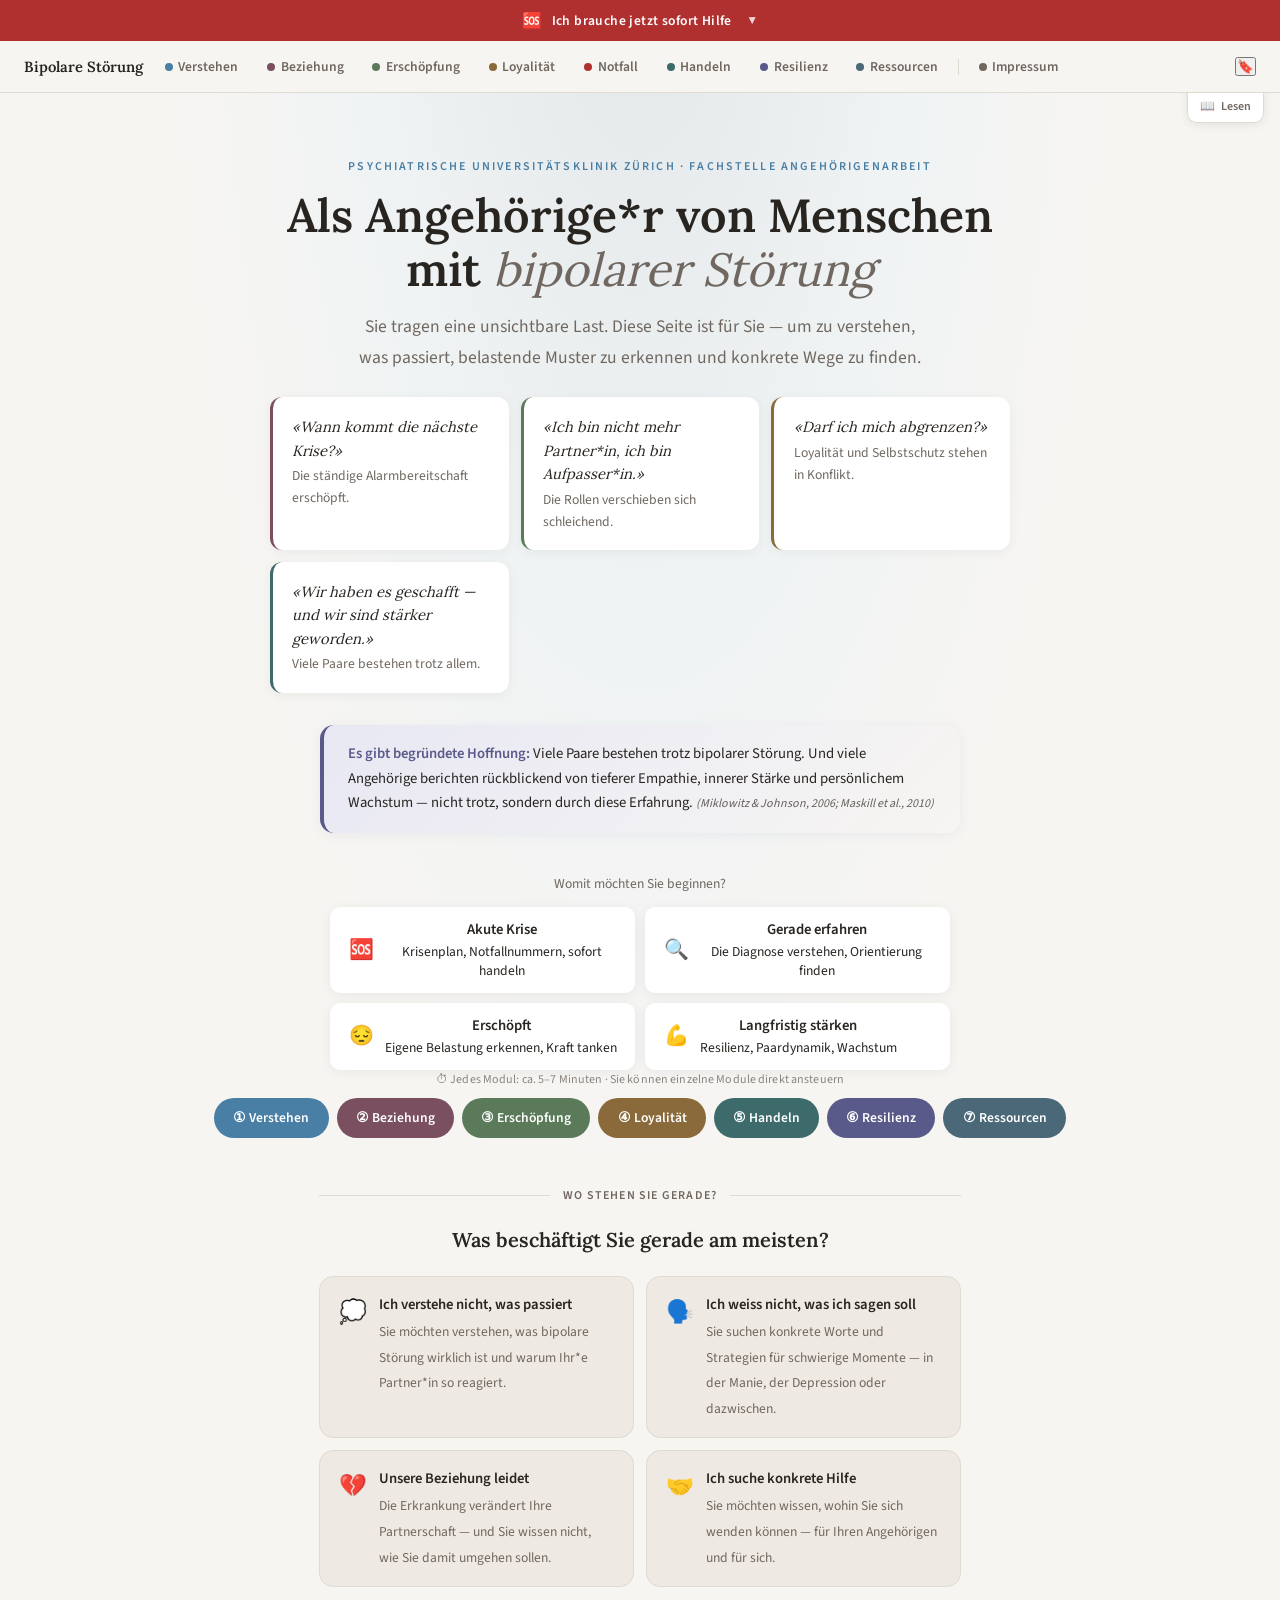
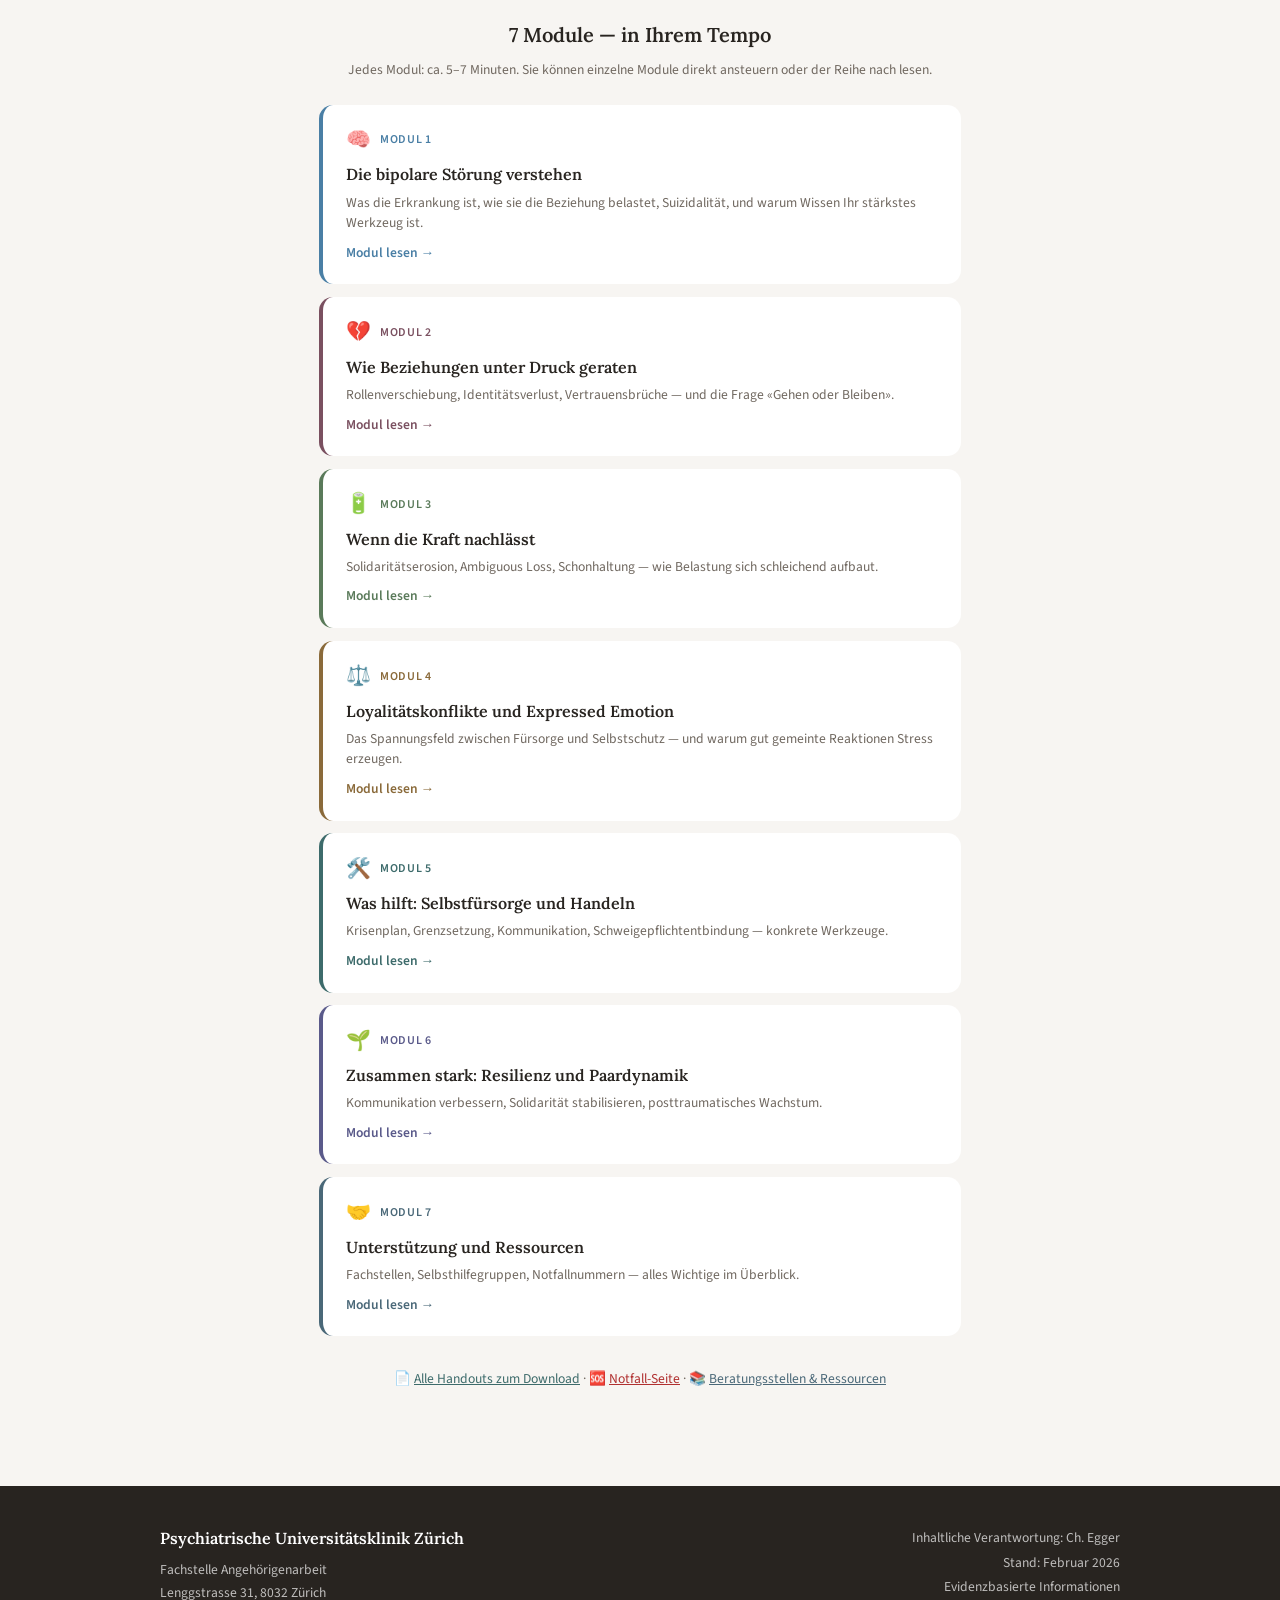
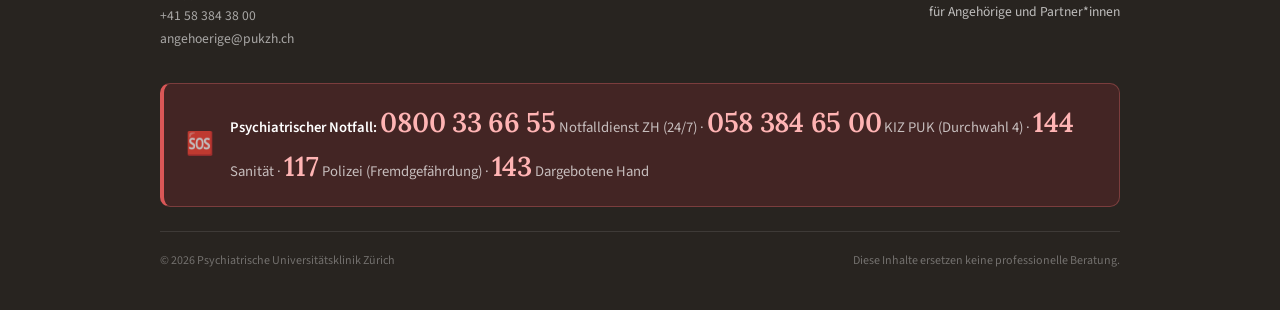
<file: index.html>
<!DOCTYPE html>
<html lang="de">
<head>
<meta charset="UTF-8">
<meta name="viewport" content="width=device-width, initial-scale=1.0">
<title>Bipolare Störung – Psychoedukation für Angehörige | PUK Zürich</title>
<meta name="description" content="Psychoedukation für Angehörige von Menschen mit bipolarer Störung. 7 Module: Wissen, Beziehung, Erschöpfung, Loyalität, Handeln, Resilienz, Ressourcen. PUK Zürich.">
<meta name="robots" content="index, follow">
<link rel="canonical" href="https://bipolar-psychoedukation-puk.netlify.app/">
<meta property="og:type" content="website">
<meta property="og:title" content="Bipolare Störung – Psychoedukation für Angehörige">
<meta property="og:description" content="7 Module für Angehörige: Wissen, Beziehung, Erschöpfung, Loyalität, Handeln, Resilienz, Ressourcen.">
<meta property="og:url" content="https://bipolar-psychoedukation-puk.netlify.app/">
<meta property="og:locale" content="de_CH">
<meta property="og:site_name" content="Bipolare Störung – Psychoedukation für Angehörige">
<meta name="twitter:title" content="Bipolare Störung – Psychoedukation für Angehörige">
<meta name="twitter:description" content="7 Module für Angehörige von Menschen mit bipolarer Störung. PUK Zürich.">
<link rel="icon" href="data:image/svg+xml,<svg xmlns='http://www.w3.org/2000/svg' viewBox='0 0 100 100'><text y='.9em' font-size='90'>🤝</text></svg>">
<style>
@font-face{font-family:'Lora';font-style:normal;font-weight:400;font-display:swap;src:url('/fonts/lora-v37-latin-regular.woff2') format('woff2');}
@font-face{font-family:'Lora';font-style:normal;font-weight:600;font-display:swap;src:url('/fonts/lora-v37-latin-600.woff2') format('woff2');}
@font-face{font-family:'Source Sans 3';font-style:normal;font-weight:400;font-display:swap;src:url('/fonts/source-sans-3-v19-latin-regular.woff2') format('woff2');}
@font-face{font-family:'Source Sans 3';font-style:normal;font-weight:600;font-display:swap;src:url('/fonts/source-sans-3-v19-latin-600.woff2') format('woff2');}
</style>
<link rel="preload" href="/fonts/source-sans-3-v19-latin-regular.woff2" as="font" type="font/woff2" crossorigin>
<link rel="preload" href="/fonts/lora-v37-latin-regular.woff2" as="font" type="font/woff2" crossorigin>
<link rel="stylesheet" href="/shared.css">
<meta property="og:image" content="https://bipolar-psychoedukation-puk.netlify.app/images/og-index.png">
<meta property="og:image:width" content="1200">
<meta property="og:image:height" content="630">
<meta name="twitter:card" content="summary_large_image">
<meta name="twitter:image" content="https://bipolar-psychoedukation-puk.netlify.app/images/og-index.png">
<script type="application/ld+json">
{
  "@context": "https://schema.org",
  "@type": "MedicalWebPage",
  "name": "Bipolare Störung — Psychoedukation für Angehörige",
  "description": "Evidenzbasierte Psychoedukation für Angehörige von Menschen mit bipolarer Störung. 7 Module: Wissen, Beziehung, Erschöpfung, Loyalität, Handeln, Resilienz, Ressourcen.",
  "url": "https://bipolar-psychoedukation-puk.netlify.app/",
  "inLanguage": "de-CH",
  "about": {
    "@type": "MedicalCondition",
    "name": "Bipolare Störung",
    "alternateName": "Bipolar Disorder"
  },
  "publisher": {
    "@type": "Hospital",
    "name": "Psychiatrische Universitätsklinik Zürich (PUK)",
    "url": "https://www.pukzh.ch",
    "address": {
      "@type": "PostalAddress",
      "streetAddress": "Lenggstrasse 31",
      "addressLocality": "Zürich",
      "postalCode": "8032",
      "addressCountry": "CH"
    }
  },
  "audience": {
    "@type": "PeopleAudience",
    "audienceType": "Angehörige und Partner*innen von Menschen mit bipolarer Störung"
  },
  "lastReviewed": "2026-02-27"
}
</script>
<link rel="manifest" href="/manifest.json">
</head>
<body>
<script>
// Redirect old /#m1..#m7 links to new module pages
(function() {
  var h = window.location.hash;
  var m = h && h.match(/^#m(\d)$/);
  if (m) { window.location.replace('/modul/' + m[1] + '/'); return; }
  var ms = h && h.match(/^#(m\d-.+)$/);
  if (ms) {
    var num = ms[1].charAt(1);
    var anchor = ms[1].substring(3);
    window.location.replace('/modul/' + num + '/#' + anchor);
  }
})();
</script>
<a class="skip-link" href="#module-overview">Direkt zum Inhalt</a>
<div id="progress-bar"></div>
<button aria-controls="notfall-banner" aria-expanded="false" id="notfall-trigger" onclick="toggleNotfall(this)" title="Notfall-Informationen ein-/ausblenden">
<span class="nt-icon">🆘</span>
  Ich brauche jetzt sofort Hilfe
  <span class="nt-chevron">▼</span>
</button>
<div aria-label="Notfall-Informationen" id="notfall-banner" role="region">
<div class="notfall-content">
<!-- Situation 1: Fremdgefährdung -->
<div class="notfall-situation">
<div class="notfall-sit-label">🚨 Akute Gefahr — Ihr Partner gefährdet sich oder andere</div>
<div class="notfall-nums">
<div class="notfall-num-card notfall-priority">
<span class="notfall-num-label">Polizei</span>
<a href="tel:117">117</a>
<span class="notfall-num-sub">Bei Fremdgefährdung oder wenn Sie sich selbst nicht mehr sicher fühlen</span>
</div>
<div class="notfall-num-card notfall-priority">
<span class="notfall-num-label">Sanität / Notfall</span>
<a href="tel:144">144</a>
<span class="notfall-num-sub">Bei akuter Suizidgefahr oder medizinischem Notfall — koordiniert alle weiteren Schritte</span>
</div>
</div>
</div>
<!-- Situation 2: Psychiatrische Krise -->
<div class="notfall-situation">
<div class="notfall-sit-label">⚠️ Psychiatrische Krise — Suizidgedanken oder schwere Episode</div>
<div class="notfall-nums">
<div class="notfall-num-card">
<span class="notfall-num-label">Psychiatrischer Notfalldienst ZH</span>
<a href="tel:0800336655">0800 33 66 55</a>
<span class="notfall-num-sub">24/7 · kostenlos · Kanton Zürich<br/>Vermittelt Notfallpsychiater*in nach Hause oder in die Klinik</span>
</div>
<div class="notfall-num-card">
<span class="notfall-num-label">KIZ — PUK Zürich</span>
<a href="tel:+41583846500">058 384 65 00</a>
<span class="notfall-num-sub">24/7 · Durchwahl 4 · Militärstrasse 8<br/>Krisenintervention: telefonisch, ambulant oder stationär (bis 7 Tage)</span>
</div>
<div class="notfall-num-card">
<span class="notfall-num-label">KIZ — IPW Winterthur</span>
<a href="tel:0522643700">052 264 37 00</a>
<span class="notfall-num-sub">24/7 · Region Winterthur-Unterland<br/>Krisenintervention ambulant und stationär</span>
</div>
</div>
</div>
<!-- Situation 3: Sie selbst brauchen Unterstützung -->
<div class="notfall-situation">
<div class="notfall-sit-label">💬 Sie selbst sind am Limit — Gespräch und Orientierung</div>
<div class="notfall-nums">
<div class="notfall-num-card">
<span class="notfall-num-label">Dargebotene Hand</span>
<a href="tel:143">143</a>
<span class="notfall-num-sub">24/7 · anonym · kostenlos<br/>Zuhören, Entlasten, Weiterverweisen — auch für Angehörige</span>
</div>
<div class="notfall-num-card">
<span class="notfall-num-label">Fachstelle Angehörige PUK</span>
<a href="tel:+41583843800">058 384 38 00</a>
<span class="notfall-num-sub">Mo–Fr · kostenlos · vertraulich<br/>Spezialisierte Beratung für Angehörige</span>
</div>
<div class="notfall-num-card">
<span class="notfall-num-label">Pro Mente Sana</span>
<a href="tel:0848800858">0848 800 858</a>
<span class="notfall-num-sub">Mo/Di/Do 9–12 Uhr, Do 14–17 Uhr, Di/Mi 16:30–19:30 Uhr<br/>Psychosoziale und rechtliche Beratung für Angehörige</span>
</div>
</div>
</div>
<div class="notfall-hinweis">
<strong>Hinweis für Angehörige:</strong> Bei konkreten Suizidgedanken Ihres Partners ist die Dargebotene Hand 143 ein erster Schritt — aber nicht das einzige Mittel. Der psychiatrische Notfalldienst (0800 33 66 55) oder das KIZ können psychiatrische Fachpersonen direkt einbeziehen und eine Einschätzung vor Ort ermöglichen.
    </div>
<button class="notfall-close" aria-label="Notfall-Banner schliessen" onclick="toggleNotfall(document.getElementById('notfall-trigger'))">Schliessen</button>
</div>
</div>
<nav>
<div class="nav-logo">
<a href="/" class="link-plain">
<span class="nav-logo-text">Bipolare Störung</span>
</a>
</div>
<div class="nav-links" id="nav-links">
<a class="nav-btn" href="/modul/1/"><span class="nb-dot d1"></span>Verstehen</a>
<a class="nav-btn" href="/modul/2/"><span class="nb-dot d2"></span>Beziehung</a>
<a class="nav-btn" href="/modul/3/"><span class="nb-dot d3"></span>Erschöpfung</a>
<a class="nav-btn" href="/modul/4/"><span class="nb-dot d4"></span>Loyalität</a>
<a class="nav-btn" href="/notfall/" class="text-danger"><span class="nb-dot d-danger"></span>Notfall</a>
<a class="nav-btn" href="/modul/5/"><span class="nb-dot d5"></span>Handeln</a>
<a class="nav-btn" href="/modul/6/"><span class="nb-dot d6"></span>Resilienz</a>
<a class="nav-btn" href="/modul/7/"><span class="nb-dot d7"></span>Ressourcen</a>
<div class="nav-divider"></div>
<a class="nav-btn" href="/impressum/"><span class="nb-dot d-muted"></span>Impressum</a>
</div>
<div class="nav-controls">
<button class="nav-bookmark" id="nav-bookmark" onclick="toggleBookmarks()" title="Lesezeichen">🔖</button>
<div class="bookmark-panel" id="bookmark-panel">
<div class="bp-title">🔖 Lesezeichen</div>
<div id="bookmark-list">Noch keine Lesezeichen gesetzt.</div>
</div>
</div>
<button class="hamburger" id="hamburger" onclick="toggleNav()" aria-label="Menü öffnen" title="Menü">
<span></span><span></span><span></span>
</button>
</nav>
<div id="view-controls">
<button id="font-toggle" onclick="toggleFont()" title="Schriftgrösse">A <span id="font-state">A+</span></button>
<button id="readmode-toggle" onclick="toggleReadmode()" title="Lesemodus">📖 <span id="rm-state">Lesen</span></button>
</div>
<button aria-label="Weiterlesen ab letzter Position" id="continue-reading"></button>
<button aria-label="Nach oben scrollen" id="back-to-top" onclick="scrollToTop()" title="Nach oben">↑</button>
<main>
<section class="hero">
<div class="hero-eyebrow">Psychiatrische Universitätsklinik Zürich · Fachstelle Angehörigenarbeit</div>
<h1>Als Angehörige*r von Menschen<br/>mit <em>bipolarer Störung</em></h1>
<p class="hero-lead">
    Sie tragen eine unsichtbare Last. Diese Seite ist für Sie — um zu verstehen, was passiert, belastende Muster zu erkennen und konkrete Wege zu finden.
  </p>
<!-- Erkennungsmomente -->
<div class="recognition">
<div class="rec-card blc-m1">
<div class="rec-q">«Wann kommt die nächste Krise?»</div>
      Die ständige Alarmbereitschaft erschöpft.
    </div>
<div class="rec-card blc-m2">
<div class="rec-q">«Ich bin nicht mehr Partner*in, ich bin Aufpasser*in.»</div>
      Die Rollen verschieben sich schleichend.
    </div>
<div class="rec-card blc-m4">
<div class="rec-q">«Darf ich mich abgrenzen?»</div>
      Loyalität und Selbstschutz stehen in Konflikt.
    </div>
<div class="rec-card blc-m6">
<div class="rec-q">«Wir haben es geschafft — und wir sind stärker geworden.»</div>
      Viele Paare bestehen trotz allem.
    </div>
</div>
<!-- Hoffnungsanker -->
<div class="hope-banner">
<strong>Es gibt begründete Hoffnung:</strong> Viele Paare bestehen trotz bipolarer Störung. Und viele Angehörige berichten rückblickend von tieferer Empathie, innerer Stärke und persönlichem Wachstum — nicht trotz, sondern durch diese Erfahrung. <em class="text-xs-muted">(Miklowitz &amp; Johnson, 2006; Maskill et al., 2010)</em>
</div>
<!-- Lesezeit-Hinweis -->
<!-- Situativer Einstieg -->
<div class="situation-helper">
<div class="sh-label">Womit möchten Sie beginnen?</div>
<div class="sh-grid">
<a class="sh-card" href="/notfall/" class="blc-danger">
<span class="sh-icon">🆘</span>
<span class="sh-text"><strong>Akute Krise</strong>Krisenplan, Notfallnummern, sofort handeln</span>
</a>
<a class="sh-card" href="/modul/1/" class="blc-m1">
<span class="sh-icon">🔍</span>
<span class="sh-text"><strong>Gerade erfahren</strong>Die Diagnose verstehen, Orientierung finden</span>
</a>
<a class="sh-card" href="/modul/3/" class="blc-m3">
<span class="sh-icon">😔</span>
<span class="sh-text"><strong>Erschöpft</strong>Eigene Belastung erkennen, Kraft tanken</span>
</a>
<a class="sh-card" href="/modul/6/" class="blc-m6">
<span class="sh-icon">💪</span>
<span class="sh-text"><strong>Langfristig stärken</strong>Resilienz, Paardynamik, Wachstum</span>
</a>
</div>
</div>
<div class="hero-readtime">⏱ Jedes Modul: ca. 5–7 Minuten · Sie können einzelne Module direkt ansteuern</div>
<!-- Module CTA -->
<div class="module-ctas">
<a class="cta-btn m1 bg-m1" href="/modul/1/">① Verstehen</a>
<a class="cta-btn m2" href="/modul/2/">② Beziehung</a>
<a class="cta-btn m3" href="/modul/3/">③ Erschöpfung</a>
<a class="cta-btn m4" href="/modul/4/">④ Loyalität</a>
<a class="cta-btn m5" href="/modul/5/">⑤ Handeln</a>
<a class="cta-btn m6" href="/modul/6/">⑥ Resilienz</a>
<a class="cta-btn m7" href="/modul/7/">⑦ Ressourcen</a>
</div>
</section>

<!-- Triage-Einstieg -->
<div class="triage" role="navigation" aria-label="Einstiegshilfe">
<div class="triage-divider">
<span class="triage-divider-line"></span>
<span class="triage-divider-text">Wo stehen Sie gerade?</span>
<span class="triage-divider-line"></span>
</div>
<p class="triage-question">Was beschäftigt Sie gerade am meisten?</p>
<div class="triage-options">
<a href="/modul/1/" class="triage-option">
<span class="triage-emoji" aria-hidden="true">💭</span>
<div>
<span class="triage-label">Ich verstehe nicht, was passiert</span>
<span class="triage-desc">Sie möchten verstehen, was bipolare Störung wirklich ist und warum Ihr*e Partner*in so reagiert.</span>
</div>
</a>
<a href="/modul/5/" class="triage-option">
<span class="triage-emoji" aria-hidden="true">🗣️</span>
<div>
<span class="triage-label">Ich weiss nicht, was ich sagen soll</span>
<span class="triage-desc">Sie suchen konkrete Worte und Strategien für schwierige Momente — in der Manie, der Depression oder dazwischen.</span>
</div>
</a>
<a href="/modul/3/" class="triage-option">
<span class="triage-emoji" aria-hidden="true">💔</span>
<div>
<span class="triage-label">Unsere Beziehung leidet</span>
<span class="triage-desc">Die Erkrankung verändert Ihre Partnerschaft — und Sie wissen nicht, wie Sie damit umgehen sollen.</span>
</div>
</a>
<a href="/modul/7/" class="triage-option">
<span class="triage-emoji" aria-hidden="true">🤝</span>
<div>
<span class="triage-label">Ich suche konkrete Hilfe</span>
<span class="triage-desc">Sie möchten wissen, wohin Sie sich wenden können — für Ihren Angehörigen und für sich.</span>
</div>
</a>
</div>
</div>

<div id="module-overview" class="module-overview">
<h2 class="module-overview-title">7 Module — in Ihrem Tempo</h2>
<p class="module-overview-sub">Jedes Modul: ca. 5–7 Minuten. Sie können einzelne Module direkt ansteuern oder der Reihe nach lesen.</p>

<div class="module-grid">

<a href="/modul/1/" class="mc-link" style="--module-color:var(--m1)">
<div class="row-icon">
<span class="icon-lg">🧠</span>
<span class="mc-badge c1">MODUL 1</span>
</div>
<h3 class="mc-title">Die bipolare Störung verstehen</h3>
<p class="mc-desc">Was die Erkrankung ist, wie sie die Beziehung belastet, Suizidalität, und warum Wissen Ihr stärkstes Werkzeug ist.</p>
<span style="display:inline-block;margin-top:0.5rem;font-size:var(--fs-sm);color:var(--m1);font-weight:600">Modul lesen →</span>
</a>

<a href="/modul/2/" class="mc-link" style="--module-color:var(--m2)">
<div class="row-icon">
<span class="icon-lg">💔</span>
<span class="mc-badge c2">MODUL 2</span>
</div>
<h3 class="mc-title">Wie Beziehungen unter Druck geraten</h3>
<p class="mc-desc">Rollenverschiebung, Identitätsverlust, Vertrauensbrüche — und die Frage «Gehen oder Bleiben».</p>
<span style="display:inline-block;margin-top:0.5rem;font-size:var(--fs-sm);color:var(--m2);font-weight:600">Modul lesen →</span>
</a>

<a href="/modul/3/" class="mc-link" style="--module-color:var(--m3)">
<div class="row-icon">
<span class="icon-lg">🔋</span>
<span class="mc-badge c3">MODUL 3</span>
</div>
<h3 class="mc-title">Wenn die Kraft nachlässt</h3>
<p class="mc-desc">Solidaritätserosion, Ambiguous Loss, Schonhaltung — wie Belastung sich schleichend aufbaut.</p>
<span style="display:inline-block;margin-top:0.5rem;font-size:var(--fs-sm);color:var(--m3);font-weight:600">Modul lesen →</span>
</a>

<a href="/modul/4/" class="mc-link" style="--module-color:var(--m4)">
<div class="row-icon">
<span class="icon-lg">⚖️</span>
<span class="mc-badge c4">MODUL 4</span>
</div>
<h3 class="mc-title">Loyalitätskonflikte und Expressed Emotion</h3>
<p class="mc-desc">Das Spannungsfeld zwischen Fürsorge und Selbstschutz — und warum gut gemeinte Reaktionen Stress erzeugen.</p>
<span style="display:inline-block;margin-top:0.5rem;font-size:var(--fs-sm);color:var(--m4);font-weight:600">Modul lesen →</span>
</a>

<a href="/modul/5/" class="mc-link" style="--module-color:var(--m5)">
<div class="row-icon">
<span class="icon-lg">🛠️</span>
<span class="mc-badge c5">MODUL 5</span>
</div>
<h3 class="mc-title">Was hilft: Selbstfürsorge und Handeln</h3>
<p class="mc-desc">Krisenplan, Grenzsetzung, Kommunikation, Schweigepflichtentbindung — konkrete Werkzeuge.</p>
<span style="display:inline-block;margin-top:0.5rem;font-size:var(--fs-sm);color:var(--m5);font-weight:600">Modul lesen →</span>
</a>

<a href="/modul/6/" class="mc-link" style="--module-color:var(--m6)">
<div class="row-icon">
<span class="icon-lg">🌱</span>
<span class="mc-badge c6">MODUL 6</span>
</div>
<h3 class="mc-title">Zusammen stark: Resilienz und Paardynamik</h3>
<p class="mc-desc">Kommunikation verbessern, Solidarität stabilisieren, posttraumatisches Wachstum.</p>
<span style="display:inline-block;margin-top:0.5rem;font-size:var(--fs-sm);color:var(--m6);font-weight:600">Modul lesen →</span>
</a>

<a href="/modul/7/" class="mc-link" style="--module-color:var(--m7)">
<div class="row-icon">
<span class="icon-lg">🤝</span>
<span class="mc-badge c7">MODUL 7</span>
</div>
<h3 class="mc-title">Unterstützung und Ressourcen</h3>
<p class="mc-desc">Fachstellen, Selbsthilfegruppen, Notfallnummern — alles Wichtige im Überblick.</p>
<span style="display:inline-block;margin-top:0.5rem;font-size:var(--fs-sm);color:var(--m7);font-weight:600">Modul lesen →</span>
</a>

</div>

<div style="margin-top:2rem;text-align:center;font-size:var(--fs-sm);color:var(--muted)">
<p>📄 <a href="/handouts/" class="text-m5">Alle Handouts zum Download</a> · 🆘 <a href="/notfall/" class="text-danger">Notfall-Seite</a> · 📚 <a href="/ressourcen/" class="text-m7">Beratungsstellen & Ressourcen</a></p>
</div>
</div>
</main>
<footer>
<div class="footer-inner">
<div>
<div class="footer-brand">Psychiatrische Universitätsklinik Zürich</div>
<div class="footer-address">
        Fachstelle Angehörigenarbeit<br/>
        Lenggstrasse 31, 8032 Zürich<br/>
<a href="tel:+41583843800">+41 58 384 38 00</a><br/>
<span id="footer-email"></span>
</div>
</div>
<div class="footer-right">
      Inhaltliche Verantwortung: Ch. Egger<br/>
      Stand: Februar 2026<br/>
      Evidenzbasierte Informationen<br/>
      für Angehörige und Partner*innen
    </div>
<div class="footer-crisis">
<div><strong>Psychiatrischer Notfall:</strong> <span class="fc-num">0800 33 66 55</span> Notfalldienst ZH (24/7) · <span class="fc-num">058 384 65 00</span> KIZ PUK (Durchwahl 4) · <span class="fc-num">144</span> Sanität · <span class="fc-num">117</span> Polizei (Fremdgefährdung) · <span class="fc-num">143</span> Dargebotene Hand</div>
</div>
</div>
<div class="footer-bottom">
<span>© 2026 Psychiatrische Universitätsklinik Zürich</span>
<span>Diese Inhalte ersetzen keine professionelle Beratung.</span>
</div>
</footer>
<div class="search-overlay" id="search-overlay" onclick="if(event.target===this)closeSearch()">
<div class="search-box">
<div class="search-input-wrap">
<span class="section-num">🔎</span>
<input aria-label="Suchbegriff eingeben" autocomplete="off" id="search-input" oninput="doSearch(this.value)" placeholder="Suche in allen Modulen…" type="text"/>
<button aria-label="Suche schliessen" class="search-close" onclick="closeSearch()">✕</button>
</div>
<div class="search-results" id="search-results">
<div class="sr-hint">Geben Sie einen Begriff ein — z.B. «Krisenplan», «Trennung» oder «Suizid»</div>
</div>
</div>
</div>


<script src="/search-index.js" defer></script>
<script src="/main.js" defer></script>
<script src="/search.js" defer></script>
<script>if('serviceWorker' in navigator){navigator.serviceWorker.register('/sw.js').catch(()=>{});}</script>
</body>
</html>
</file>
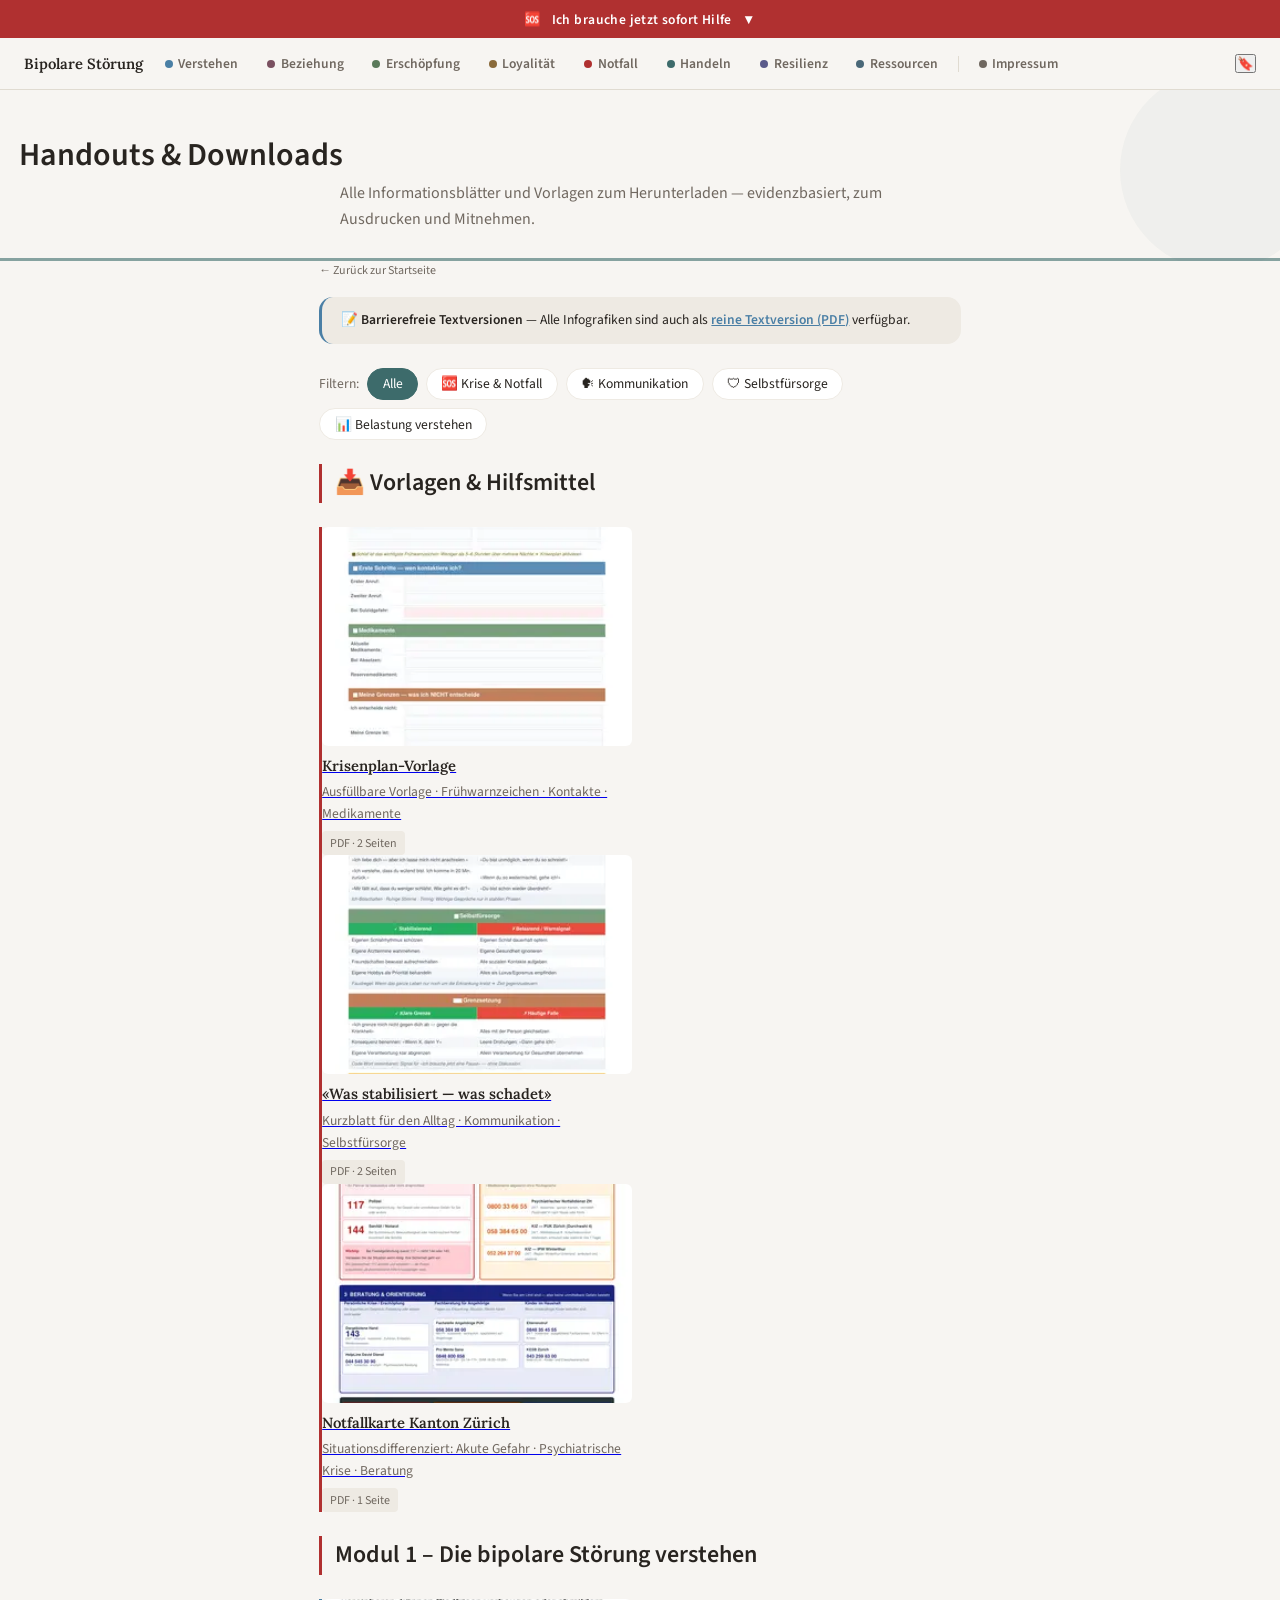
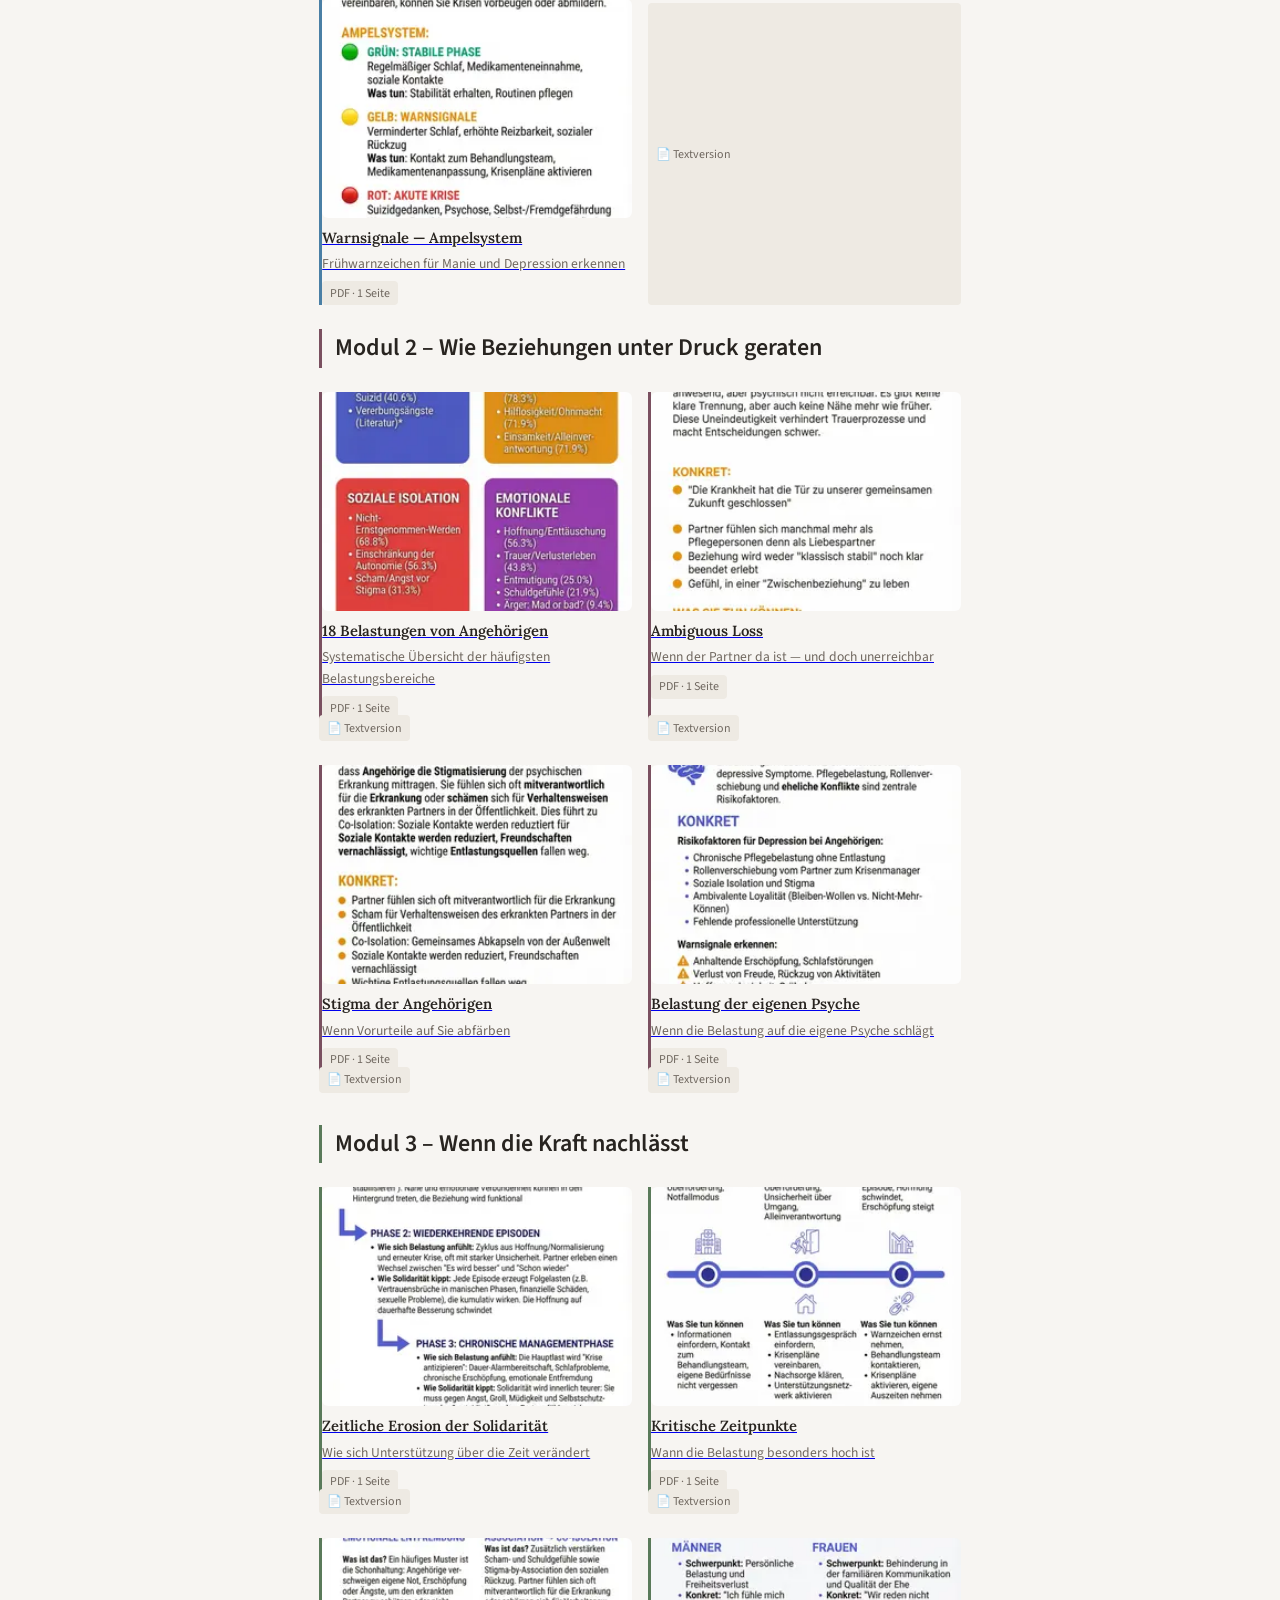
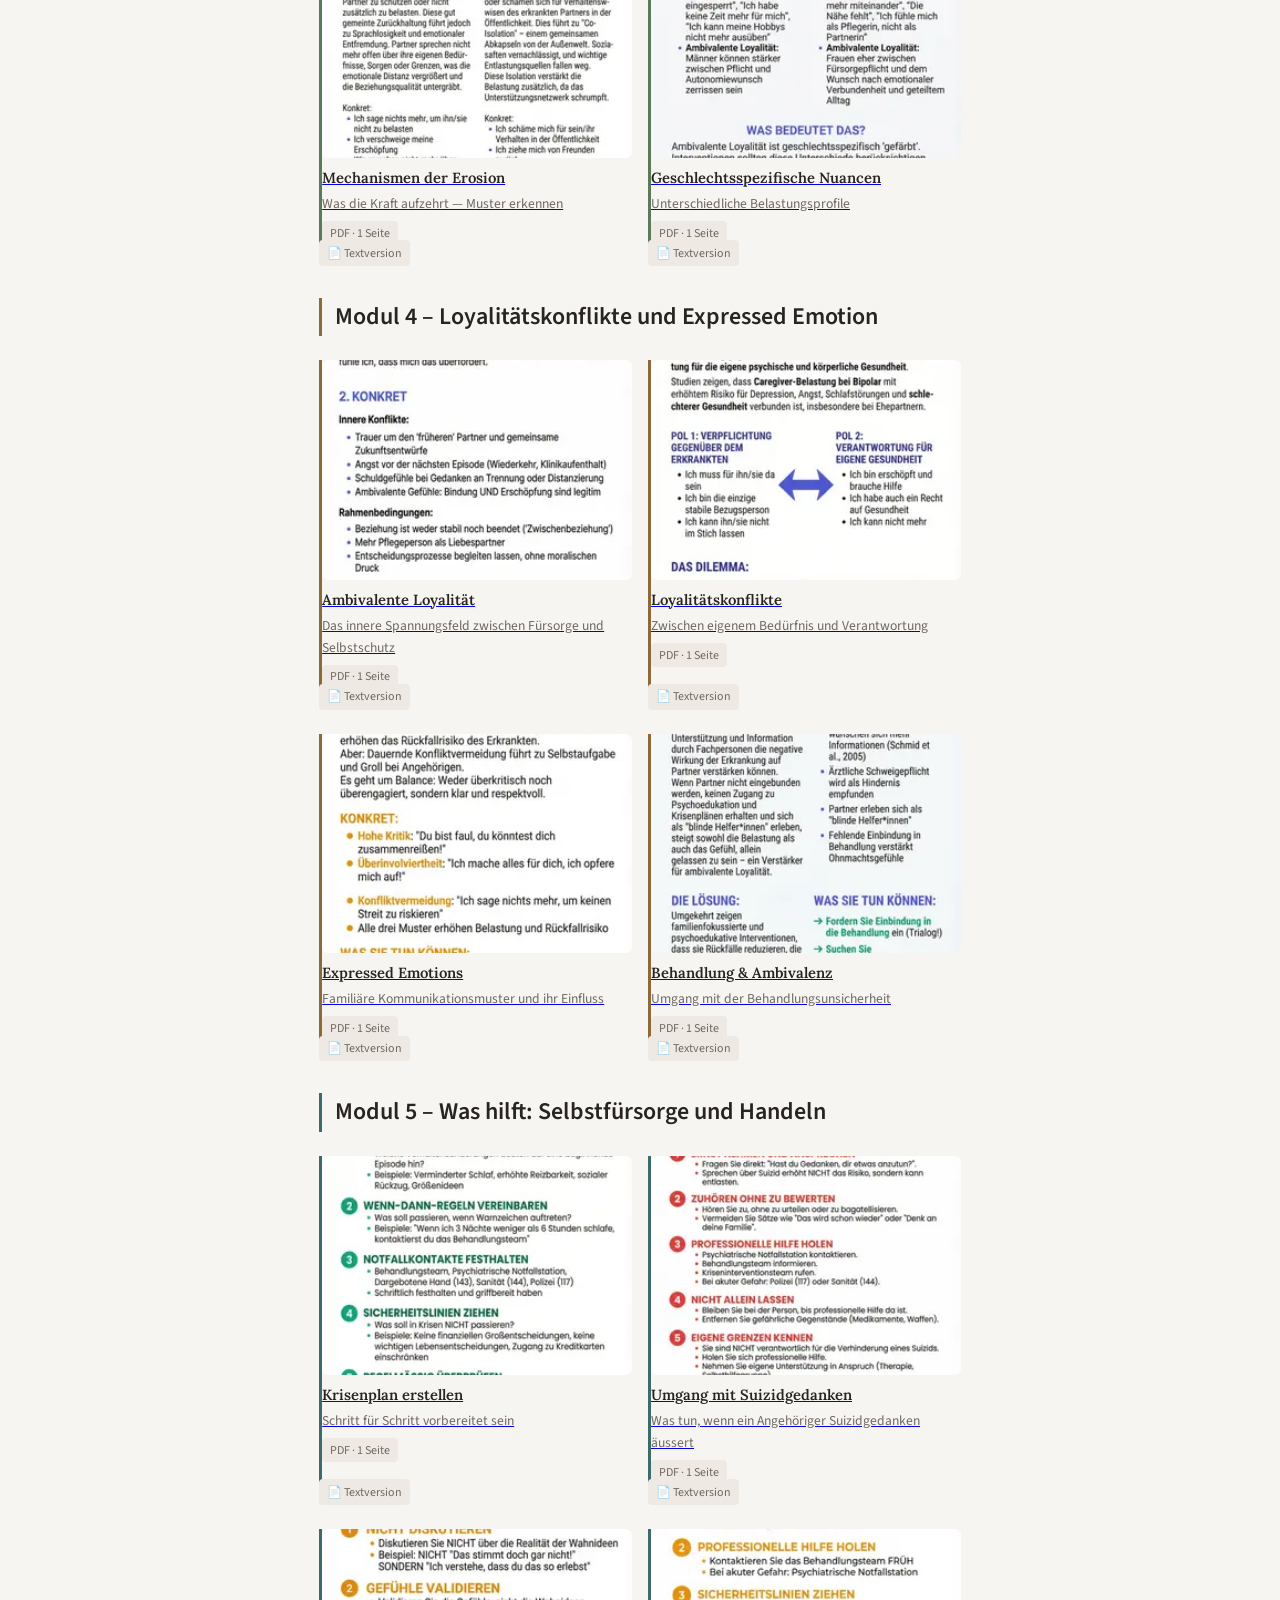
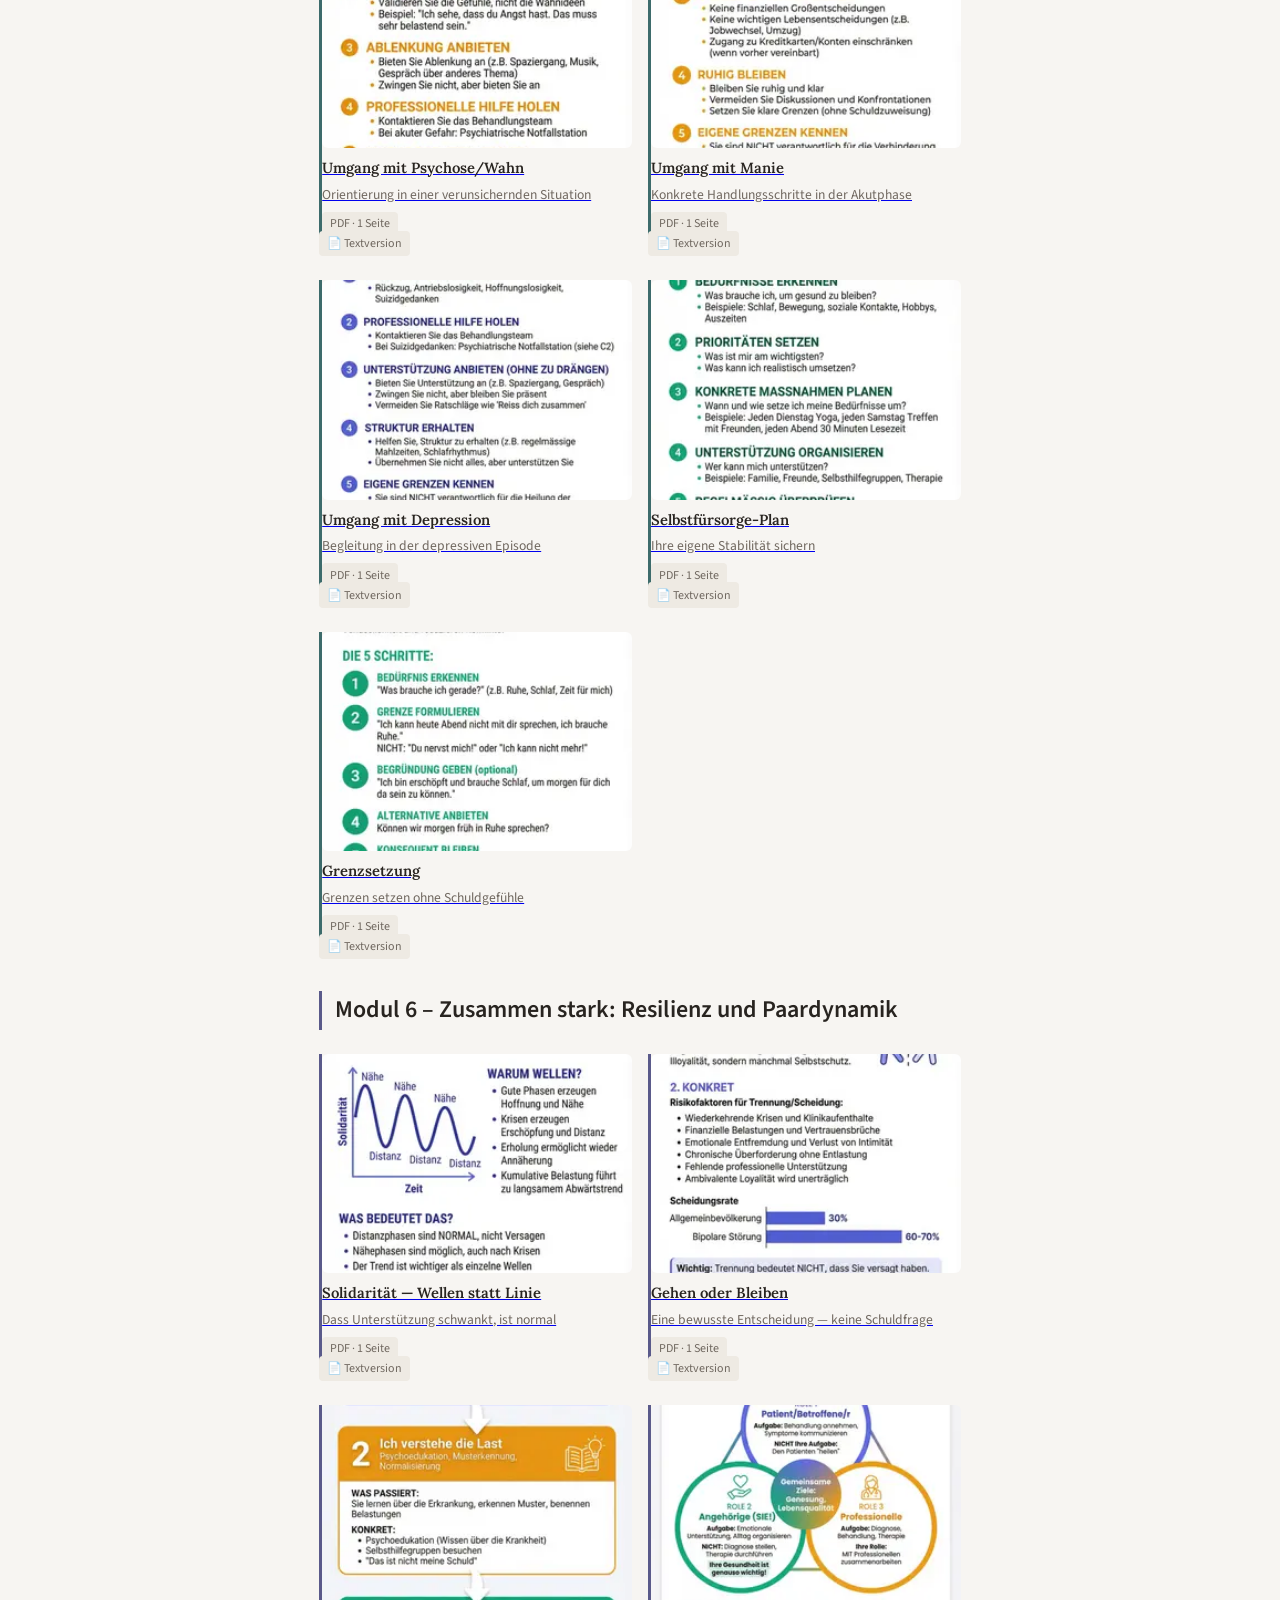
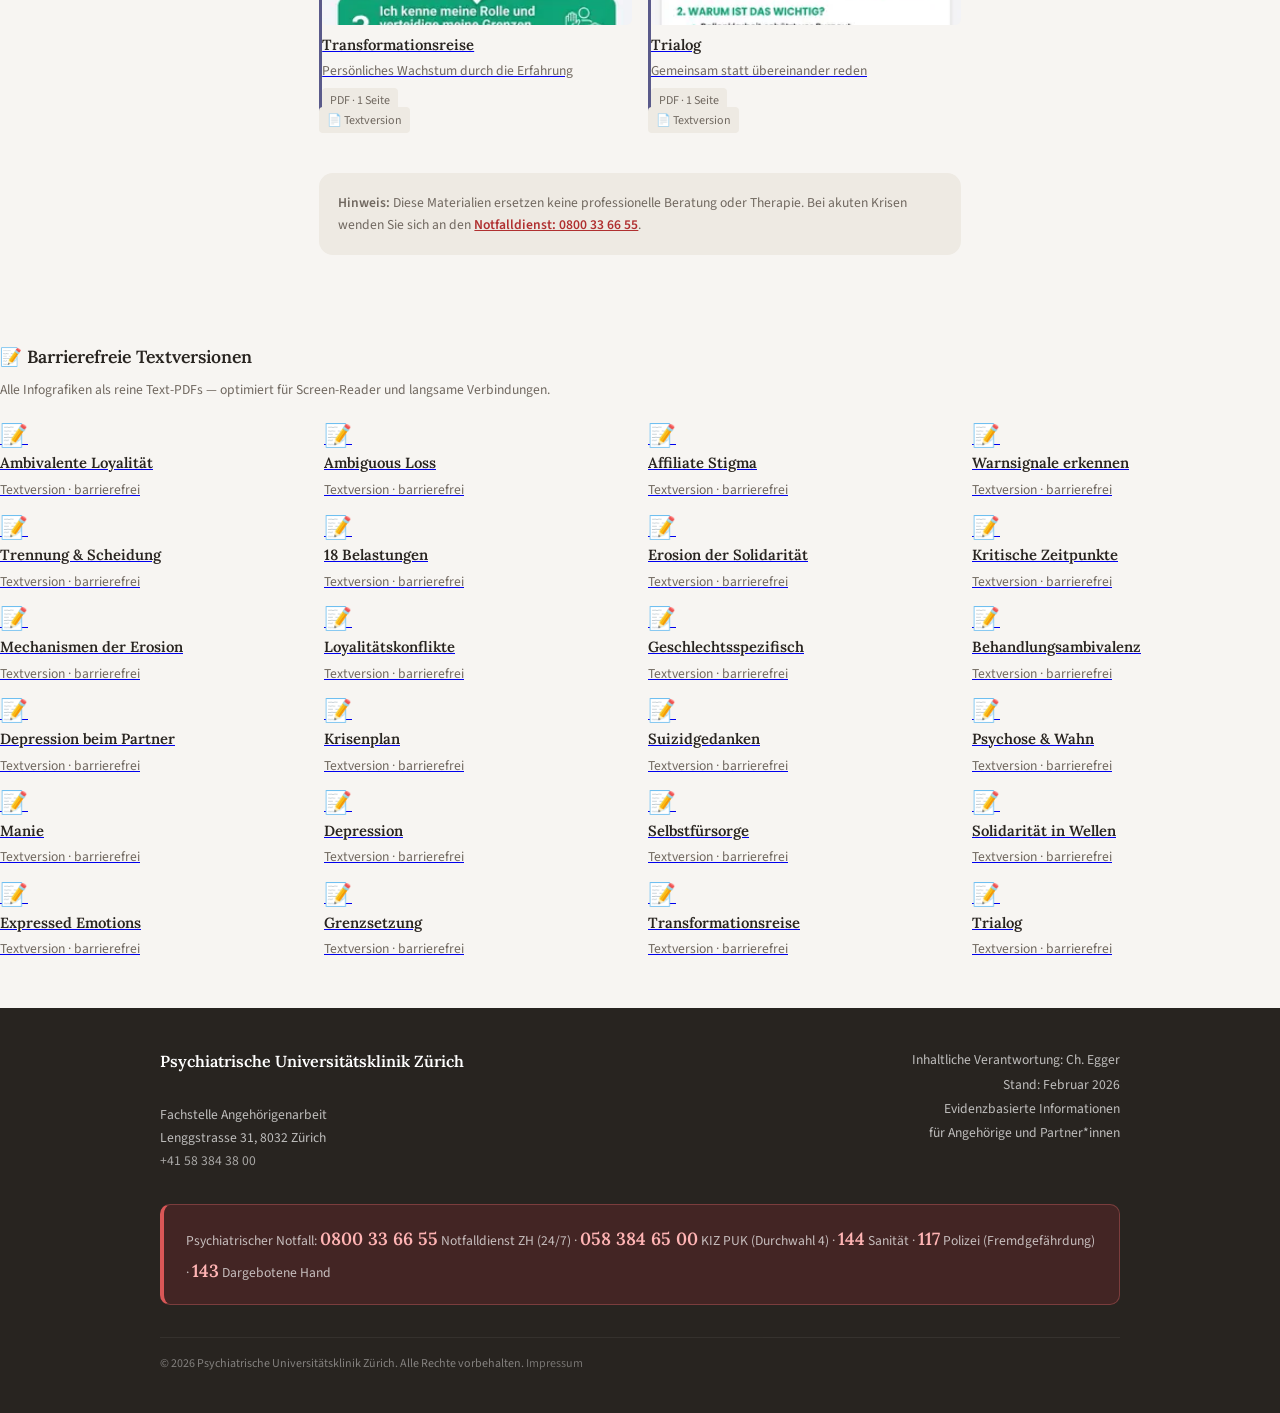
<file: handouts/index.html>
<!DOCTYPE html>

<html lang="de">
<head>
<meta charset="utf-8"/>
<meta content="width=device-width, initial-scale=1.0" name="viewport"/>
<title>Handouts &amp; Downloads – Bipolare Störung | PUK Zürich</title>
<meta content="Alle Handouts und Vorlagen zur Psychoedukation für Angehörige von Menschen mit bipolarer Störung. PUK Zürich." name="description"/>
<meta content="index, follow" name="robots"/>
<link href="https://bipolar-psychoedukation-puk.netlify.app/handouts/" rel="canonical"/>
<meta content="website" property="og:type"/>
<meta content="Handouts &amp; Downloads – Bipolare Störung" property="og:title"/>
<meta content="Alle Handouts und Vorlagen zur Psychoedukation für Angehörige von Menschen mit bipolarer Störung. PUK Zürich." property="og:description"/>
<meta content="https://bipolar-psychoedukation-puk.netlify.app/handouts/" property="og:url"/>
<meta content="de_CH" property="og:locale"/>
<meta content="PUK Zürich – Angehörigenarbeit" property="og:site_name"/>
<link href="data:image/svg+xml,&lt;svg xmlns='http://www.w3.org/2000/svg' viewBox='0 0 100 100'&gt;&lt;text y='.9em' font-size='90'&gt;🤝&lt;/text&gt;&lt;/svg&gt;" rel="icon"/>

<link href="/shared.css" rel="stylesheet"/>

<meta content="https://bipolar-psychoedukation-puk.netlify.app/images/og-handouts.png" property="og:image"/>
<meta content="1200" property="og:image:width"/>
<meta content="630" property="og:image:height"/>
<meta content="summary_large_image" name="twitter:card"/>
<meta content="https://bipolar-psychoedukation-puk.netlify.app/images/og-handouts.png" name="twitter:image"/>
<style>
@font-face{font-family:'Lora';font-style:normal;font-weight:400;font-display:swap;src:url('/fonts/lora-v37-latin-regular.woff2') format('woff2');}
@font-face{font-family:'Lora';font-style:normal;font-weight:600;font-display:swap;src:url('/fonts/lora-v37-latin-600.woff2') format('woff2');}
@font-face{font-family:'Source Sans 3';font-style:normal;font-weight:400;font-display:swap;src:url('/fonts/source-sans-3-v19-latin-regular.woff2') format('woff2');}
@font-face{font-family:'Source Sans 3';font-style:normal;font-weight:600;font-display:swap;src:url('/fonts/source-sans-3-v19-latin-600.woff2') format('woff2');}
</style>
<link rel="manifest" href="/manifest.json">
</head>
<body>
<a class="skip-link" href="#main-content">Direkt zum Inhalt</a>
<button aria-controls="notfall-banner" aria-expanded="false" id="notfall-trigger" onclick="document.getElementById('notfall-banner').classList.toggle('visible')">
  🆘   Ich brauche jetzt sofort Hilfe   ▼
</button>
<div id="notfall-banner">
<div class="notfall-inner">
<div class="notfall-top">
      🚨 <strong>Akute Gefahr</strong> — Ihr Partner gefährdet sich oder andere  
      <a class="notfall-phone" href="tel:117">Polizei 117</a>
</div>
<div class="notfall-details">
      Bei Fremdgefährdung → <a href="tel:117">117</a>  
      Psychiatrischer Notfall → <a href="tel:0800336655">0800 33 66 55</a>  
      KIZ PUK → <a href="tel:+41583846500">058 384 65 00</a> (Durchwahl 4)  
      Sanität → <a href="tel:144">144</a>  
      Dargebotene Hand → <a href="tel:143">143</a>
</div>
</div>
</div>
<nav>
<div class="nav-logo">
<a href="/" class="link-plain">
<span class="nav-logo-text">Bipolare Störung</span>
</a>
</div>
<div class="nav-links" id="nav-links">
<a class="nav-btn" href="/modul/1/"><span class="nb-dot d1"></span>Verstehen</a>
<a class="nav-btn" href="/modul/2/"><span class="nb-dot d2"></span>Beziehung</a>
<a class="nav-btn" href="/modul/3/"><span class="nb-dot d3"></span>Erschöpfung</a>
<a class="nav-btn" href="/modul/4/"><span class="nb-dot d4"></span>Loyalität</a>
<a class="nav-btn" href="/notfall/" class="text-danger"><span class="nb-dot d-danger"></span>Notfall</a>
<a class="nav-btn" href="/modul/5/"><span class="nb-dot d5"></span>Handeln</a>
<a class="nav-btn" href="/modul/6/"><span class="nb-dot d6"></span>Resilienz</a>
<a class="nav-btn" href="/modul/7/"><span class="nb-dot d7"></span>Ressourcen</a>
<div class="nav-divider"></div>
<a class="nav-btn" href="/impressum/"><span class="nb-dot d-muted"></span>Impressum</a>
</div>
<div class="nav-controls">
<button class="nav-bookmark" id="nav-bookmark" onclick="toggleBookmarks()" title="Lesezeichen">🔖</button>
<div class="bookmark-panel" id="bookmark-panel">
<div class="bp-title">🔖 Lesezeichen</div>
<div id="bookmark-list">Noch keine Lesezeichen gesetzt.</div>
</div>
</div>
<button class="hamburger" id="hamburger" onclick="toggleNav()" aria-label="Menü öffnen" title="Menü">
<span></span><span></span><span></span>
</button>
</nav>
<main id="main-content">
<div class="subpage-hero" data-accent="handouts"><div class="sh-deco"></div>
<h1>Handouts &amp; Downloads</h1>
<p class="lead">Alle Informationsblätter und Vorlagen zum Herunterladen — evidenzbasiert, zum Ausdrucken und Mitnehmen.</p>
</div>
<div class="subpage-content">
<div class="breadcrumb"><a href="/">← Zurück zur Startseite</a></div>
<div class="text-version-note">
<p>📝 <strong>Barrierefreie Textversionen</strong> — Alle Infografiken sind auch als <a href="#text-versions">reine Textversion (PDF)</a> verfügbar.</p>
</div>

<div class="filter-bar" style="margin:1rem 0 1.5rem;display:flex;flex-wrap:wrap;gap:0.5rem;align-items:center;">
<span class="subtext">Filtern:</span>
<button class="filter-chip active" data-filter="alle" onclick="filterHandouts('alle')">Alle</button>
<button class="filter-chip" data-filter="krise" onclick="filterHandouts('krise')">🆘 Krise & Notfall</button>
<button class="filter-chip" data-filter="kommunikation" onclick="filterHandouts('kommunikation')">🗣 Kommunikation</button>
<button class="filter-chip" data-filter="selbstfuersorge" onclick="filterHandouts('selbstfuersorge')">🛡 Selbstfürsorge</button>
<button class="filter-chip" data-filter="belastung" onclick="filterHandouts('belastung')">📊 Belastung verstehen</button>
</div>

<div class="section-group" data-module="download">
<h2>📥 Vorlagen &amp; Hilfsmittel</h2>
<div class="card-grid">
<div class="card-wrap">
<a class="pdf-card has-thumb" data-category="krise" data-module="download" download="" href="/downloads/krisenplan-vorlage-bipolare-stoerung-puk-zuerich.pdf">
<div class="card-thumb"><img alt="Vorschau: Krisenplan-Vorlage" loading="lazy" src="/images/thumbs/krisenplan-vorlage-bipolare-stoerung-puk-zuerich.webp" width="280" height="395" height="395"/></div>
<div class="card-body">
<h3>Krisenplan-Vorlage</h3>
<p>Ausfüllbare Vorlage · Frühwarnzeichen · Kontakte · Medikamente</p>
<span class="card-badge">PDF · 2 Seiten</span>
</div>
</a>
<a class="pdf-card has-thumb" data-category="selbstfuersorge" data-module="download" download="" href="/downloads/kurzblatt-was-stabilisiert-was-schadet-puk-zuerich.pdf">
<div class="card-thumb"><img alt="Vorschau: «Was stabilisiert — was schadet»" loading="lazy" src="/images/thumbs/kurzblatt-was-stabilisiert-was-schadet-puk-zuerich.webp" width="280" height="395" height="395"/></div>
<div class="card-body">
<h3>«Was stabilisiert — was schadet»</h3>
<p>Kurzblatt für den Alltag · Kommunikation · Selbstfürsorge</p>
<span class="card-badge">PDF · 2 Seiten</span>
</div>
</a>
<a class="pdf-card has-thumb" data-category="krise" data-module="download" download="" href="/downloads/notfallkarte-kanton-zuerich-puk.pdf">
<div class="card-thumb"><img alt="Vorschau: Notfallkarte Kanton Zürich" loading="lazy" src="/images/thumbs/notfallkarte-kanton-zuerich-puk.webp" width="280" height="395" height="395"/></div>
<div class="card-body">
<h3>Notfallkarte Kanton Zürich</h3>
<p>Situationsdifferenziert: Akute Gefahr · Psychiatrische Krise · Beratung</p>
<span class="card-badge">PDF · 1 Seite</span>
</div>
</a>
</div>
</div>
<div class="section-group" data-module="m1">
<h2>Modul 1 – Die bipolare Störung verstehen</h2>
<div class="card-grid">
<a class="pdf-card has-thumb" data-category="krise" data-module="m1" download="" href="/handouts/a8_warnsignale.pdf">
<div class="card-thumb"><img alt="Vorschau: Warnsignale — Ampelsystem" loading="lazy" src="/images/thumbs/a8_warnsignale.webp" width="280" height="502" height="502"/></div>
<div class="card-body">
<h3>Warnsignale — Ampelsystem</h3>
<p>Frühwarnzeichen für Manie und Depression erkennen</p>
<span class="card-badge">PDF · 1 Seite</span>
</div>
</a>
<a class="text-version-link" href="/handouts-text/a8_warnsignale.pdf" download="" title="Barrierefreie Textversion herunterladen">📄 Textversion</a>
</div>
</div>
</div>
<div class="section-group" data-module="m2">
<h2>Modul 2 – Wie Beziehungen unter Druck geraten</h2>
<div class="card-grid">
<div class="card-wrap">
<a class="pdf-card has-thumb" data-category="belastung" data-module="m2" download="" href="/handouts/b1_18_belastungen.pdf">
<div class="card-thumb"><img alt="Vorschau: 18 Belastungen von Angehörigen" loading="lazy" src="/images/thumbs/b1_18_belastungen.webp" width="280" height="502" height="502"/></div>
<div class="card-body">
<h3>18 Belastungen von Angehörigen</h3>
<p>Systematische Übersicht der häufigsten Belastungsbereiche</p>
<span class="card-badge">PDF · 1 Seite</span>
</div>
</a>
<a class="text-version-link" href="/handouts-text/b1_18_belastungen.pdf" download="" title="Barrierefreie Textversion herunterladen">📄 Textversion</a>
</div>
<div class="card-wrap">
<a class="pdf-card has-thumb" data-category="belastung" data-module="m2" download="" href="/handouts/a4_ambiguous_loss.pdf">
<div class="card-thumb"><img alt="Vorschau: Ambiguous Loss" loading="lazy" src="/images/thumbs/a4_ambiguous_loss.webp" width="280" height="502" height="502"/></div>
<div class="card-body">
<h3>Ambiguous Loss</h3>
<p>Wenn der Partner da ist — und doch unerreichbar</p>
<span class="card-badge">PDF · 1 Seite</span>
</div>
</a>
<a class="text-version-link" href="/handouts-text/a4_ambiguous_loss.pdf" download="" title="Barrierefreie Textversion herunterladen">📄 Textversion</a>
</div>
<div class="card-wrap">
<a class="pdf-card has-thumb" data-category="belastung" data-module="m2" download="" href="/handouts/a5_affiliate_stigma.pdf">
<div class="card-thumb"><img alt="Vorschau: Stigma der Angehörigen" loading="lazy" src="/images/thumbs/a5_affiliate_stigma.webp" width="280" height="502" height="502"/></div>
<div class="card-body">
<h3>Stigma der Angehörigen</h3>
<p>Wenn Vorurteile auf Sie abfärben</p>
<span class="card-badge">PDF · 1 Seite</span>
</div>
</a>
<a class="text-version-link" href="/handouts-text/a5_affiliate_stigma.pdf" download="" title="Barrierefreie Textversion herunterladen">📄 Textversion</a>
</div>
<div class="card-wrap">
<a class="pdf-card has-thumb" data-category="selbstfuersorge" data-module="m2" download="" href="/handouts/b9_depression_partner.pdf">
<div class="card-thumb"><img alt="Vorschau: Belastung der eigenen Psyche" loading="lazy" src="/images/thumbs/b9_depression_partner.webp" width="280" height="502" height="502"/></div>
<div class="card-body">
<h3>Belastung der eigenen Psyche</h3>
<p>Wenn die Belastung auf die eigene Psyche schlägt</p>
<span class="card-badge">PDF · 1 Seite</span>
</div>
</a>
<a class="text-version-link" href="/handouts-text/b9_depression_partner.pdf" download="" title="Barrierefreie Textversion herunterladen">📄 Textversion</a>
</div>
</div>
</div>
<div class="section-group" data-module="m3">
<h2>Modul 3 – Wenn die Kraft nachlässt</h2>
<div class="card-grid">
<div class="card-wrap">
<a class="pdf-card has-thumb" data-category="belastung" data-module="m3" download="" href="/handouts/b2_erosion_solidaritaet.pdf">
<div class="card-thumb"><img alt="Vorschau: Zeitliche Erosion der Solidarität" loading="lazy" src="/images/thumbs/b2_erosion_solidaritaet.webp" width="280" height="502" height="502"/></div>
<div class="card-body">
<h3>Zeitliche Erosion der Solidarität</h3>
<p>Wie sich Unterstützung über die Zeit verändert</p>
<span class="card-badge">PDF · 1 Seite</span>
</div>
</a>
<a class="text-version-link" href="/handouts-text/b2_erosion_solidaritaet.pdf" download="" title="Barrierefreie Textversion herunterladen">📄 Textversion</a>
</div>
<div class="card-wrap">
<a class="pdf-card has-thumb" data-category="belastung" data-module="m3" download="" href="/handouts/b3_kritische_zeitpunkte.pdf">
<div class="card-thumb"><img alt="Vorschau: Kritische Zeitpunkte" loading="lazy" src="/images/thumbs/b3_kritische_zeitpunkte.webp" width="280" height="502" height="502"/></div>
<div class="card-body">
<h3>Kritische Zeitpunkte</h3>
<p>Wann die Belastung besonders hoch ist</p>
<span class="card-badge">PDF · 1 Seite</span>
</div>
</a>
<a class="text-version-link" href="/handouts-text/b3_kritische_zeitpunkte.pdf" download="" title="Barrierefreie Textversion herunterladen">📄 Textversion</a>
</div>
<div class="card-wrap">
<a class="pdf-card has-thumb" data-category="belastung" data-module="m3" download="" href="/handouts/b4_mechanismen_erosion.pdf">
<div class="card-thumb"><img alt="Vorschau: Mechanismen der Erosion" loading="lazy" src="/images/thumbs/b4_mechanismen_erosion.webp" width="280" height="502" height="502"/></div>
<div class="card-body">
<h3>Mechanismen der Erosion</h3>
<p>Was die Kraft aufzehrt — Muster erkennen</p>
<span class="card-badge">PDF · 1 Seite</span>
</div>
</a>
<a class="text-version-link" href="/handouts-text/b4_mechanismen_erosion.pdf" download="" title="Barrierefreie Textversion herunterladen">📄 Textversion</a>
</div>
<div class="card-wrap">
<a class="pdf-card has-thumb" data-category="belastung" data-module="m3" download="" href="/handouts/b6_geschlechtsspezifisch.pdf">
<div class="card-thumb"><img alt="Vorschau: Geschlechtsspezifische Nuancen" loading="lazy" src="/images/thumbs/b6_geschlechtsspezifisch.webp" width="280" height="502" height="502"/></div>
<div class="card-body">
<h3>Geschlechtsspezifische Nuancen</h3>
<p>Unterschiedliche Belastungsprofile</p>
<span class="card-badge">PDF · 1 Seite</span>
</div>
</a>
<a class="text-version-link" href="/handouts-text/b6_geschlechtsspezifisch.pdf" download="" title="Barrierefreie Textversion herunterladen">📄 Textversion</a>
</div>
</div>
</div>
<div class="section-group" data-module="m4">
<h2>Modul 4 – Loyalitätskonflikte und Expressed Emotion</h2>
<div class="card-grid">
<div class="card-wrap">
<a class="pdf-card has-thumb" data-category="kommunikation" data-module="m4" download="" href="/handouts/a3_ambivalente_loyalitaet.pdf">
<div class="card-thumb"><img alt="Vorschau: Ambivalente Loyalität" loading="lazy" src="/images/thumbs/a3_ambivalente_loyalitaet.webp" width="280" height="502" height="502"/></div>
<div class="card-body">
<h3>Ambivalente Loyalität</h3>
<p>Das innere Spannungsfeld zwischen Fürsorge und Selbstschutz</p>
<span class="card-badge">PDF · 1 Seite</span>
</div>
</a>
<a class="text-version-link" href="/handouts-text/a3_ambivalente_loyalitaet.pdf" download="" title="Barrierefreie Textversion herunterladen">📄 Textversion</a>
</div>
<div class="card-wrap">
<a class="pdf-card has-thumb" data-category="kommunikation" data-module="m4" download="" href="/handouts/b5_loyalitaetskonflikte.pdf">
<div class="card-thumb"><img alt="Vorschau: Loyalitätskonflikte" loading="lazy" src="/images/thumbs/b5_loyalitaetskonflikte.webp" width="280" height="502" height="502"/></div>
<div class="card-body">
<h3>Loyalitätskonflikte</h3>
<p>Zwischen eigenem Bedürfnis und Verantwortung</p>
<span class="card-badge">PDF · 1 Seite</span>
</div>
</a>
<a class="text-version-link" href="/handouts-text/b5_loyalitaetskonflikte.pdf" download="" title="Barrierefreie Textversion herunterladen">📄 Textversion</a>
</div>
<div class="card-wrap">
<a class="pdf-card has-thumb" data-category="kommunikation" data-module="m4" download="" href="/handouts/expressed_emotions.pdf">
<div class="card-thumb"><img alt="Vorschau: Expressed Emotions" loading="lazy" src="/images/thumbs/expressed_emotions.webp" width="280" height="502" height="502"/></div>
<div class="card-body">
<h3>Expressed Emotions</h3>
<p>Familiäre Kommunikationsmuster und ihr Einfluss</p>
<span class="card-badge">PDF · 1 Seite</span>
</div>
</a>
<a class="text-version-link" href="/handouts-text/expressed_emotions.pdf" download="" title="Barrierefreie Textversion herunterladen">📄 Textversion</a>
</div>
<div class="card-wrap">
<a class="pdf-card has-thumb" data-category="kommunikation" data-module="m4" download="" href="/handouts/b7_behandlung_ambivalenz.pdf">
<div class="card-thumb"><img alt="Vorschau: Behandlung &amp; Ambivalenz" loading="lazy" src="/images/thumbs/b7_behandlung_ambivalenz.webp" width="280" height="502" height="502"/></div>
<div class="card-body">
<h3>Behandlung &amp; Ambivalenz</h3>
<p>Umgang mit der Behandlungsunsicherheit</p>
<span class="card-badge">PDF · 1 Seite</span>
</div>
</a>
<a class="text-version-link" href="/handouts-text/b7_behandlung_ambivalenz.pdf" download="" title="Barrierefreie Textversion herunterladen">📄 Textversion</a>
</div>
</div>
</div>
<div class="section-group" data-module="m5">
<h2>Modul 5 – Was hilft: Selbstfürsorge und Handeln</h2>
<div class="card-grid">
<div class="card-wrap">
<a class="pdf-card has-thumb" data-category="krise" data-module="m5" download="" href="/handouts/c1_krisenplan.pdf">
<div class="card-thumb"><img alt="Vorschau: Krisenplan erstellen" loading="lazy" src="/images/thumbs/c1_krisenplan.webp" width="280" height="502" height="502"/></div>
<div class="card-body">
<h3>Krisenplan erstellen</h3>
<p>Schritt für Schritt vorbereitet sein</p>
<span class="card-badge">PDF · 1 Seite</span>
</div>
</a>
<a class="text-version-link" href="/handouts-text/c1_krisenplan.pdf" download="" title="Barrierefreie Textversion herunterladen">📄 Textversion</a>
</div>
<div class="card-wrap">
<a class="pdf-card has-thumb" data-category="krise" data-module="m5" download="" href="/handouts/c2_suizidgedanken.pdf">
<div class="card-thumb"><img alt="Vorschau: Umgang mit Suizidgedanken" loading="lazy" src="/images/thumbs/c2_suizidgedanken.webp" width="280" height="502" height="502"/></div>
<div class="card-body">
<h3>Umgang mit Suizidgedanken</h3>
<p>Was tun, wenn ein Angehöriger Suizidgedanken äussert</p>
<span class="card-badge">PDF · 1 Seite</span>
</div>
</a>
<a class="text-version-link" href="/handouts-text/c2_suizidgedanken.pdf" download="" title="Barrierefreie Textversion herunterladen">📄 Textversion</a>
</div>
<div class="card-wrap">
<a class="pdf-card has-thumb" data-category="krise" data-module="m5" download="" href="/handouts/c3_psychose_wahn.pdf">
<div class="card-thumb"><img alt="Vorschau: Umgang mit Psychose/Wahn" loading="lazy" src="/images/thumbs/c3_psychose_wahn.webp" width="280" height="502" height="502"/></div>
<div class="card-body">
<h3>Umgang mit Psychose/Wahn</h3>
<p>Orientierung in einer verunsichernden Situation</p>
<span class="card-badge">PDF · 1 Seite</span>
</div>
</a>
<a class="text-version-link" href="/handouts-text/c3_psychose_wahn.pdf" download="" title="Barrierefreie Textversion herunterladen">📄 Textversion</a>
</div>
<div class="card-wrap">
<a class="pdf-card has-thumb" data-category="krise" data-module="m5" download="" href="/handouts/c4_manie.pdf">
<div class="card-thumb"><img alt="Vorschau: Umgang mit Manie" loading="lazy" src="/images/thumbs/c4_manie.webp" width="280" height="502" height="502"/></div>
<div class="card-body">
<h3>Umgang mit Manie</h3>
<p>Konkrete Handlungsschritte in der Akutphase</p>
<span class="card-badge">PDF · 1 Seite</span>
</div>
</a>
<a class="text-version-link" href="/handouts-text/c4_manie.pdf" download="" title="Barrierefreie Textversion herunterladen">📄 Textversion</a>
</div>
<div class="card-wrap">
<a class="pdf-card has-thumb" data-category="krise" data-module="m5" download="" href="/handouts/c5_depression.pdf">
<div class="card-thumb"><img alt="Vorschau: Umgang mit Depression" loading="lazy" src="/images/thumbs/c5_depression.webp" width="280" height="502" height="502"/></div>
<div class="card-body">
<h3>Umgang mit Depression</h3>
<p>Begleitung in der depressiven Episode</p>
<span class="card-badge">PDF · 1 Seite</span>
</div>
</a>
<a class="text-version-link" href="/handouts-text/c5_depression.pdf" download="" title="Barrierefreie Textversion herunterladen">📄 Textversion</a>
</div>
<div class="card-wrap">
<a class="pdf-card has-thumb" data-category="selbstfuersorge" data-module="m5" download="" href="/handouts/c6_selbstfuersorge.pdf">
<div class="card-thumb"><img alt="Vorschau: Selbstfürsorge-Plan" loading="lazy" src="/images/thumbs/c6_selbstfuersorge.webp" width="280" height="502" height="502"/></div>
<div class="card-body">
<h3>Selbstfürsorge-Plan</h3>
<p>Ihre eigene Stabilität sichern</p>
<span class="card-badge">PDF · 1 Seite</span>
</div>
</a>
<a class="text-version-link" href="/handouts-text/c6_selbstfuersorge.pdf" download="" title="Barrierefreie Textversion herunterladen">📄 Textversion</a>
</div>
<div class="card-wrap">
<a class="pdf-card has-thumb" data-category="kommunikation" data-module="m5" download="" href="/handouts/grenzsetzung.pdf">
<div class="card-thumb"><img alt="Vorschau: Grenzsetzung" loading="lazy" src="/images/thumbs/grenzsetzung.webp" width="280" height="502" height="502"/></div>
<div class="card-body">
<h3>Grenzsetzung</h3>
<p>Grenzen setzen ohne Schuldgefühle</p>
<span class="card-badge">PDF · 1 Seite</span>
</div>
</a>
<a class="text-version-link" href="/handouts-text/grenzsetzung.pdf" download="" title="Barrierefreie Textversion herunterladen">📄 Textversion</a>
</div>
</div>
</div>
<div class="section-group" data-module="m6">
<h2>Modul 6 – Zusammen stark: Resilienz und Paardynamik</h2>
<div class="card-grid">
<div class="card-wrap">
<a class="pdf-card has-thumb" data-category="selbstfuersorge" data-module="m6" download="" href="/handouts/d4_solidaritaet_wellen.pdf">
<div class="card-thumb"><img alt="Vorschau: Solidarität — Wellen statt Linie" loading="lazy" src="/images/thumbs/d4_solidaritaet_wellen.webp" width="280" height="502" height="502"/></div>
<div class="card-body">
<h3>Solidarität — Wellen statt Linie</h3>
<p>Dass Unterstützung schwankt, ist normal</p>
<span class="card-badge">PDF · 1 Seite</span>
</div>
</a>
<a class="text-version-link" href="/handouts-text/d4_solidaritaet_wellen.pdf" download="" title="Barrierefreie Textversion herunterladen">📄 Textversion</a>
</div>
<div class="card-wrap">
<a class="pdf-card has-thumb" data-category="selbstfuersorge" data-module="m6" download="" href="/handouts/b10_trennung_scheidung.pdf">
<div class="card-thumb"><img alt="Vorschau: Gehen oder Bleiben" loading="lazy" src="/images/thumbs/b10_trennung_scheidung.webp" width="280" height="502" height="502"/></div>
<div class="card-body">
<h3>Gehen oder Bleiben</h3>
<p>Eine bewusste Entscheidung — keine Schuldfrage</p>
<span class="card-badge">PDF · 1 Seite</span>
</div>
</a>
<a class="text-version-link" href="/handouts-text/b10_trennung_scheidung.pdf" download="" title="Barrierefreie Textversion herunterladen">📄 Textversion</a>
</div>
<div class="card-wrap">
<a class="pdf-card has-thumb" data-category="selbstfuersorge" data-module="m6" download="" href="/handouts/transformationsreise.pdf">
<div class="card-thumb"><img alt="Vorschau: Transformationsreise" loading="lazy" src="/images/thumbs/transformationsreise.webp" width="280" height="502" height="502"/></div>
<div class="card-body">
<h3>Transformationsreise</h3>
<p>Persönliches Wachstum durch die Erfahrung</p>
<span class="card-badge">PDF · 1 Seite</span>
</div>
</a>
<a class="text-version-link" href="/handouts-text/transformationsreise.pdf" download="" title="Barrierefreie Textversion herunterladen">📄 Textversion</a>
</div>
<div class="card-wrap">
<a class="pdf-card has-thumb" data-category="kommunikation" data-module="m6" download="" href="/handouts/trialog.pdf">
<div class="card-thumb"><img alt="Vorschau: Trialog" loading="lazy" src="/images/thumbs/trialog.webp" width="280" height="502" height="502"/></div>
<div class="card-body">
<h3>Trialog</h3>
<p>Gemeinsam statt übereinander reden</p>
<span class="card-badge">PDF · 1 Seite</span>
</div>
</a>
<a class="text-version-link" href="/handouts-text/trialog.pdf" download="" title="Barrierefreie Textversion herunterladen">📄 Textversion</a>
</div>
</div>
</div>
<div class="source-box">
<strong>Hinweis:</strong> Diese Materialien ersetzen keine professionelle Beratung oder Therapie. 
    Bei akuten Krisen wenden Sie sich an den <a href="tel:0800336655" class="danger-bold">Notfalldienst: 0800 33 66 55</a>.
  </div>
</div>
<div id="text-versions" class="section-group" style="margin-top:2.5rem">
<h2 class="section-intro">📝 Barrierefreie Textversionen</h2>
<p class="text-sm-muted-mb">Alle Infografiken als reine Text-PDFs — optimiert für Screen-Reader und langsame Verbindungen.</p>
<div class="card-grid">
<a class="pdf-card" href="/handouts-text/a3_ambivalente_loyalitaet.pdf" target="_blank" rel="noopener">
<span class="card-icon">📝</span>
<div class="card-body">
<h3>Ambivalente Loyalität</h3>
<p>Textversion · barrierefrei</p>
</div>
</a>
<a class="pdf-card" href="/handouts-text/a4_ambiguous_loss.pdf" target="_blank" rel="noopener">
<span class="card-icon">📝</span>
<div class="card-body">
<h3>Ambiguous Loss</h3>
<p>Textversion · barrierefrei</p>
</div>
</a>
<a class="pdf-card" href="/handouts-text/a5_affiliate_stigma.pdf" target="_blank" rel="noopener">
<span class="card-icon">📝</span>
<div class="card-body">
<h3>Affiliate Stigma</h3>
<p>Textversion · barrierefrei</p>
</div>
</a>
<a class="pdf-card" href="/handouts-text/a8_warnsignale.pdf" target="_blank" rel="noopener">
<span class="card-icon">📝</span>
<div class="card-body">
<h3>Warnsignale erkennen</h3>
<p>Textversion · barrierefrei</p>
</div>
</a>
<a class="pdf-card" href="/handouts-text/b10_trennung_scheidung.pdf" target="_blank" rel="noopener">
<span class="card-icon">📝</span>
<div class="card-body">
<h3>Trennung & Scheidung</h3>
<p>Textversion · barrierefrei</p>
</div>
</a>
<a class="pdf-card" href="/handouts-text/b1_18_belastungen.pdf" target="_blank" rel="noopener">
<span class="card-icon">📝</span>
<div class="card-body">
<h3>18 Belastungen</h3>
<p>Textversion · barrierefrei</p>
</div>
</a>
<a class="pdf-card" href="/handouts-text/b2_erosion_solidaritaet.pdf" target="_blank" rel="noopener">
<span class="card-icon">📝</span>
<div class="card-body">
<h3>Erosion der Solidarität</h3>
<p>Textversion · barrierefrei</p>
</div>
</a>
<a class="pdf-card" href="/handouts-text/b3_kritische_zeitpunkte.pdf" target="_blank" rel="noopener">
<span class="card-icon">📝</span>
<div class="card-body">
<h3>Kritische Zeitpunkte</h3>
<p>Textversion · barrierefrei</p>
</div>
</a>
<a class="pdf-card" href="/handouts-text/b4_mechanismen_erosion.pdf" target="_blank" rel="noopener">
<span class="card-icon">📝</span>
<div class="card-body">
<h3>Mechanismen der Erosion</h3>
<p>Textversion · barrierefrei</p>
</div>
</a>
<a class="pdf-card" href="/handouts-text/b5_loyalitaetskonflikte.pdf" target="_blank" rel="noopener">
<span class="card-icon">📝</span>
<div class="card-body">
<h3>Loyalitätskonflikte</h3>
<p>Textversion · barrierefrei</p>
</div>
</a>
<a class="pdf-card" href="/handouts-text/b6_geschlechtsspezifisch.pdf" target="_blank" rel="noopener">
<span class="card-icon">📝</span>
<div class="card-body">
<h3>Geschlechtsspezifisch</h3>
<p>Textversion · barrierefrei</p>
</div>
</a>
<a class="pdf-card" href="/handouts-text/b7_behandlung_ambivalenz.pdf" target="_blank" rel="noopener">
<span class="card-icon">📝</span>
<div class="card-body">
<h3>Behandlungsambivalenz</h3>
<p>Textversion · barrierefrei</p>
</div>
</a>
<a class="pdf-card" href="/handouts-text/b9_depression_partner.pdf" target="_blank" rel="noopener">
<span class="card-icon">📝</span>
<div class="card-body">
<h3>Depression beim Partner</h3>
<p>Textversion · barrierefrei</p>
</div>
</a>
<a class="pdf-card" href="/handouts-text/c1_krisenplan.pdf" target="_blank" rel="noopener">
<span class="card-icon">📝</span>
<div class="card-body">
<h3>Krisenplan</h3>
<p>Textversion · barrierefrei</p>
</div>
</a>
<a class="pdf-card" href="/handouts-text/c2_suizidgedanken.pdf" target="_blank" rel="noopener">
<span class="card-icon">📝</span>
<div class="card-body">
<h3>Suizidgedanken</h3>
<p>Textversion · barrierefrei</p>
</div>
</a>
<a class="pdf-card" href="/handouts-text/c3_psychose_wahn.pdf" target="_blank" rel="noopener">
<span class="card-icon">📝</span>
<div class="card-body">
<h3>Psychose & Wahn</h3>
<p>Textversion · barrierefrei</p>
</div>
</a>
<a class="pdf-card" href="/handouts-text/c4_manie.pdf" target="_blank" rel="noopener">
<span class="card-icon">📝</span>
<div class="card-body">
<h3>Manie</h3>
<p>Textversion · barrierefrei</p>
</div>
</a>
<a class="pdf-card" href="/handouts-text/c5_depression.pdf" target="_blank" rel="noopener">
<span class="card-icon">📝</span>
<div class="card-body">
<h3>Depression</h3>
<p>Textversion · barrierefrei</p>
</div>
</a>
<a class="pdf-card" href="/handouts-text/c6_selbstfuersorge.pdf" target="_blank" rel="noopener">
<span class="card-icon">📝</span>
<div class="card-body">
<h3>Selbstfürsorge</h3>
<p>Textversion · barrierefrei</p>
</div>
</a>
<a class="pdf-card" href="/handouts-text/d4_solidaritaet_wellen.pdf" target="_blank" rel="noopener">
<span class="card-icon">📝</span>
<div class="card-body">
<h3>Solidarität in Wellen</h3>
<p>Textversion · barrierefrei</p>
</div>
</a>
<a class="pdf-card" href="/handouts-text/expressed_emotions.pdf" target="_blank" rel="noopener">
<span class="card-icon">📝</span>
<div class="card-body">
<h3>Expressed Emotions</h3>
<p>Textversion · barrierefrei</p>
</div>
</a>
<a class="pdf-card" href="/handouts-text/grenzsetzung.pdf" target="_blank" rel="noopener">
<span class="card-icon">📝</span>
<div class="card-body">
<h3>Grenzsetzung</h3>
<p>Textversion · barrierefrei</p>
</div>
</a>
<a class="pdf-card" href="/handouts-text/transformationsreise.pdf" target="_blank" rel="noopener">
<span class="card-icon">📝</span>
<div class="card-body">
<h3>Transformationsreise</h3>
<p>Textversion · barrierefrei</p>
</div>
</a>
<a class="pdf-card" href="/handouts-text/trialog.pdf" target="_blank" rel="noopener">
<span class="card-icon">📝</span>
<div class="card-body">
<h3>Trialog</h3>
<p>Textversion · barrierefrei</p>
</div>
</a>
</div>
</div>
</main>
<footer>
<div class="footer-inner">
<div class="footer-block">
<strong>Psychiatrische Universitätsklinik Zürich</strong><br/>
      Fachstelle Angehörigenarbeit<br/>
      Lenggstrasse 31, 8032 Zürich<br/>
<a href="tel:+41583843800">+41 58 384 38 00</a>
</div>
<div class="footer-block footer-meta">
      Inhaltliche Verantwortung: Ch. Egger<br/>
      Stand: Februar 2026<br/>
      Evidenzbasierte Informationen<br/>
      für Angehörige und Partner*innen
    </div>
<div class="footer-notfall">
      Psychiatrischer Notfall: <a href="tel:0800336655">0800 33 66 55</a> Notfalldienst ZH (24/7) ·
      <a href="tel:+41583846500">058 384 65 00</a> KIZ PUK (Durchwahl 4) ·
      <a href="tel:144">144</a> Sanität ·
      <a href="tel:117">117</a> Polizei (Fremdgefährdung) ·
      <a href="tel:143">143</a> Dargebotene Hand
    </div>
<div class="footer-copy">© 2026 Psychiatrische Universitätsklinik Zürich. Alle Rechte vorbehalten. <a href="/impressum/">Impressum</a></div>
</div>
</footer>

<script src="/search-index.js" defer></script>
<script src="/main.js" defer></script>
<script src="/search.js" defer></script>
<div class="search-overlay" id="search-overlay">
<div class="search-modal">
<div class="search-header">
<input type="text" aria-label="Suchbegriff eingeben" id="search-input" placeholder="Suchen — z.B. Krisenplan, Trennung, Suizid…" oninput="doSearch(this.value)" autocomplete="off">
<button class="search-close" onclick="closeSearch()">✕</button>
</div>
<div id="search-results">
<div class="sr-hint">Geben Sie einen Begriff ein — z.B. «Krisenplan», «Trennung» oder «Suizid»</div>
</div>
</div>
</div>
<script>if('serviceWorker' in navigator){navigator.serviceWorker.register('/sw.js').catch(()=>{});}</script>
</body>
</html>
</file>
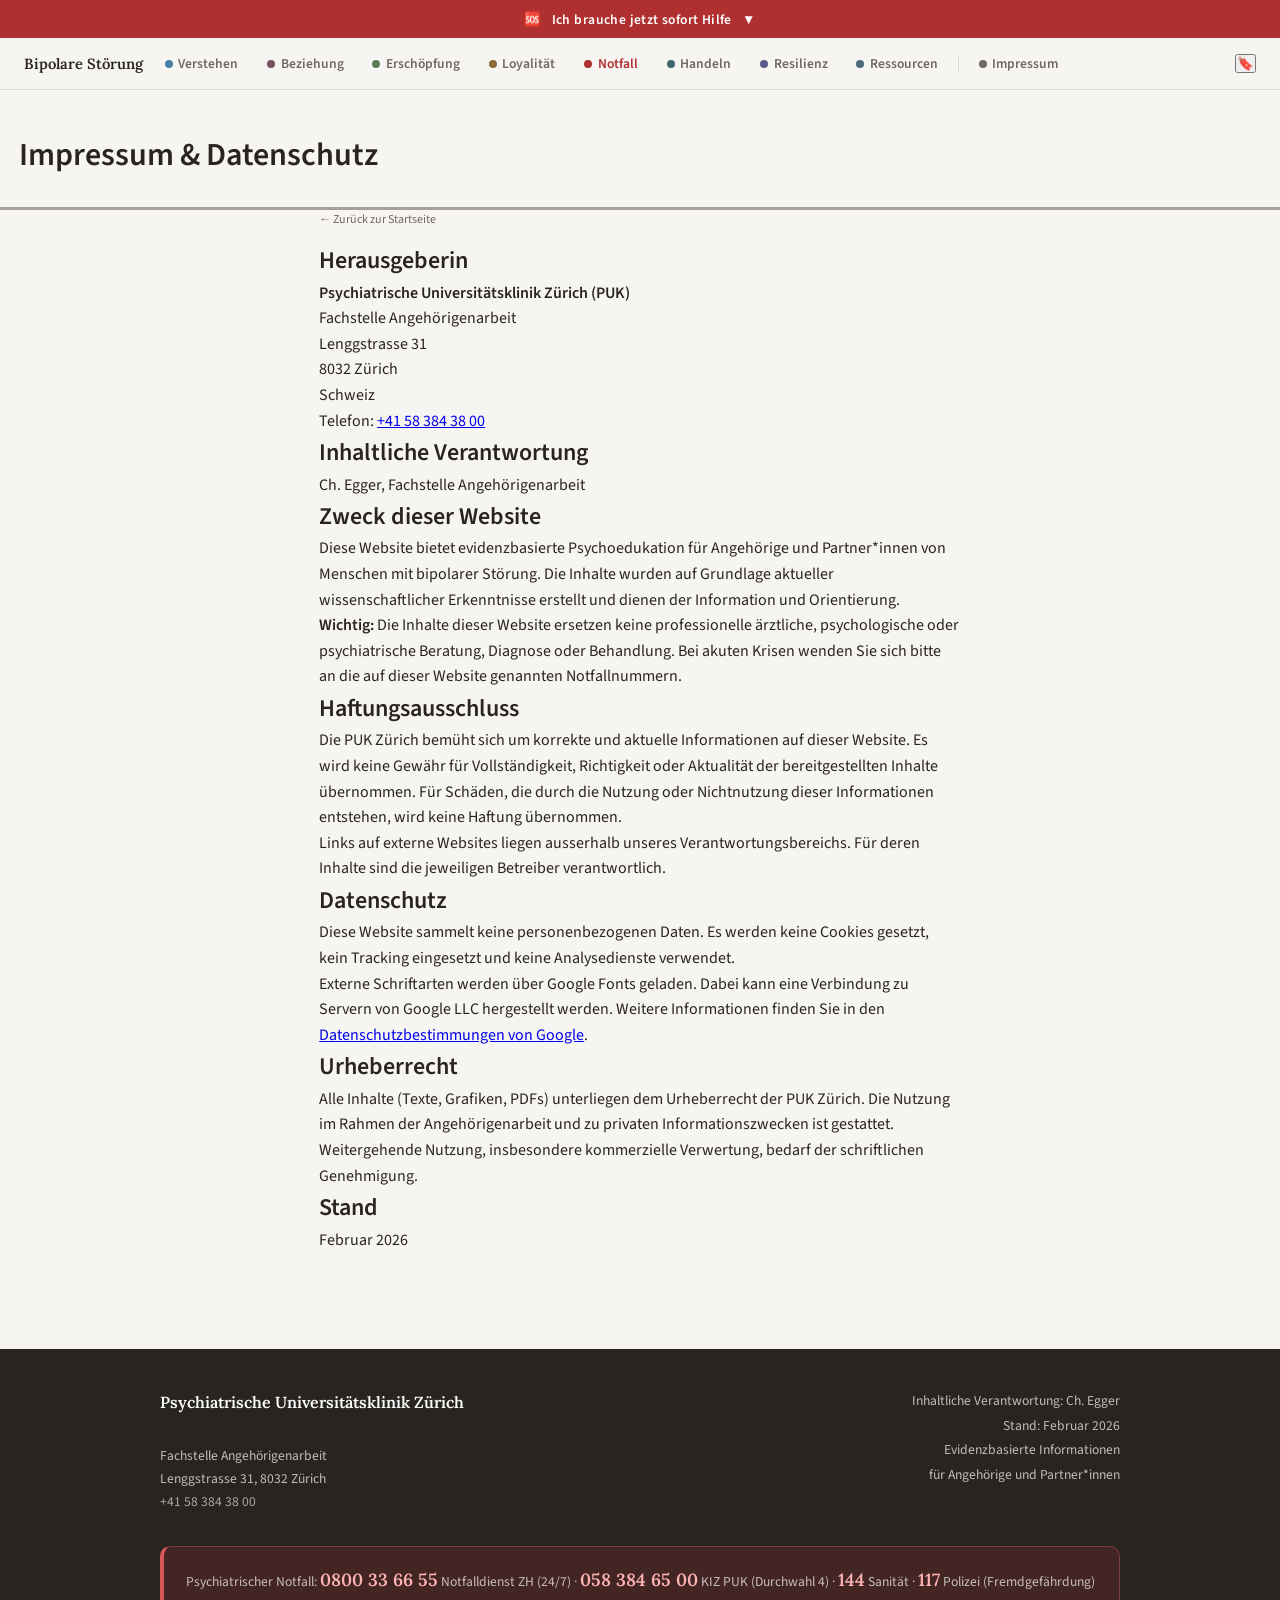
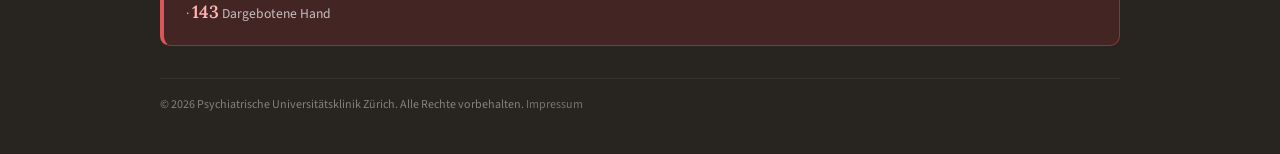
<file: impressum/index.html>
<!DOCTYPE html>
<html lang="de">
<head>
<meta charset="UTF-8">
<meta name="viewport" content="width=device-width, initial-scale=1.0">
<title>Impressum & Datenschutz – Bipolare Störung | PUK Zürich</title>
<meta name="description" content="Impressum und Datenschutzhinweise der Psychoedukations-Website für Angehörige. PUK Zürich.">
<meta name="robots" content="index, follow">
<link rel="canonical" href="https://bipolar-angehoerige01.netlify.app/impressum/">
<meta property="og:type" content="website">
<meta property="og:title" content="Impressum & Datenschutz – Bipolare Störung">
<meta property="og:description" content="Impressum und Datenschutzhinweise der Psychoedukations-Website für Angehörige. PUK Zürich.">
<meta property="og:url" content="https://bipolar-angehoerige01.netlify.app/impressum/">
<meta property="og:locale" content="de_CH">
<meta property="og:site_name" content="PUK Zürich – Angehörigenarbeit">
<link rel="icon" href="data:image/svg+xml,<svg xmlns='http://www.w3.org/2000/svg' viewBox='0 0 100 100'><text y='.9em' font-size='90'>🤝</text></svg>">
<style>
@font-face{font-family:'Lora';font-style:normal;font-weight:400;font-display:swap;src:url('/fonts/lora-v37-latin-regular.woff2') format('woff2');}
@font-face{font-family:'Lora';font-style:normal;font-weight:600;font-display:swap;src:url('/fonts/lora-v37-latin-600.woff2') format('woff2');}
@font-face{font-family:'Source Sans 3';font-style:normal;font-weight:400;font-display:swap;src:url('/fonts/source-sans-3-v19-latin-regular.woff2') format('woff2');}
@font-face{font-family:'Source Sans 3';font-style:normal;font-weight:600;font-display:swap;src:url('/fonts/source-sans-3-v19-latin-600.woff2') format('woff2');}
</style>
<link rel="preload" href="/fonts/source-sans-3-v19-latin-regular.woff2" as="font" type="font/woff2" crossorigin>
<link rel="preload" href="/fonts/lora-v37-latin-regular.woff2" as="font" type="font/woff2" crossorigin>
<link rel="stylesheet" href="/shared.css">

<meta property="og:image" content="https://bipolar-angehoerige01.netlify.app/images/og-impressum.png">
<meta property="og:image:width" content="1200">
<meta property="og:image:height" content="630">
<meta name="twitter:card" content="summary_large_image">
<meta name="twitter:image" content="https://bipolar-angehoerige01.netlify.app/images/og-impressum.png">
<link rel="manifest" href="/manifest.json">
</head>
<body>
<a class="skip-link" href="#main-content">Direkt zum Inhalt</a>

<button id="notfall-trigger" onclick="document.getElementById('notfall-banner').classList.toggle('visible')" aria-expanded="false" aria-controls="notfall-banner">
  🆘 &nbsp; Ich brauche jetzt sofort Hilfe &nbsp; ▼
</button>

<div id="notfall-banner">
  <div class="notfall-inner">
    <div class="notfall-top">
      🚨 <strong>Akute Gefahr</strong> — Ihr Partner gefährdet sich oder andere &nbsp;
      <a href="tel:117" class="notfall-phone">Polizei 117</a>
    </div>
    <div class="notfall-details">
      Bei Fremdgefährdung → <a href="tel:117">117</a> &nbsp;
      Psychiatrischer Notfall → <a href="tel:0800336655">0800 33 66 55</a> &nbsp;
      KIZ PUK → <a href="tel:+41583846500">058 384 65 00</a> (Durchwahl 4) &nbsp;
      Sanität → <a href="tel:144">144</a> &nbsp;
      Dargebotene Hand → <a href="tel:143">143</a>
    </div>
  </div>
</div>

<nav>
<div class="nav-logo">
<a href="/" class="link-plain">
<span class="nav-logo-text">Bipolare Störung</span>
</a>
</div>
<div class="nav-links" id="nav-links">
<a class="nav-btn" href="/modul/1/"><span class="nb-dot d1"></span>Verstehen</a>
<a class="nav-btn" href="/modul/2/"><span class="nb-dot d2"></span>Beziehung</a>
<a class="nav-btn" href="/modul/3/"><span class="nb-dot d3"></span>Erschöpfung</a>
<a class="nav-btn" href="/modul/4/"><span class="nb-dot d4"></span>Loyalität</a>
<a class="nav-btn text-danger" href="/notfall/"><span class="nb-dot d-danger"></span>Notfall</a>
<a class="nav-btn" href="/modul/5/"><span class="nb-dot d5"></span>Handeln</a>
<a class="nav-btn" href="/modul/6/"><span class="nb-dot d6"></span>Resilienz</a>
<a class="nav-btn" href="/modul/7/"><span class="nb-dot d7"></span>Ressourcen</a>
<div class="nav-divider"></div>
<a class="nav-btn" href="/impressum/"><span class="nb-dot d-muted"></span>Impressum</a>
</div>
<div class="nav-controls">
<button class="nav-bookmark" id="nav-bookmark" onclick="toggleBookmarks()" title="Lesezeichen">🔖</button>
<div class="bookmark-panel" id="bookmark-panel">
<div class="bp-title">🔖 Lesezeichen</div>
<div id="bookmark-list">Noch keine Lesezeichen gesetzt.</div>
</div>
</div>
<button class="hamburger" id="hamburger" onclick="toggleNav()" aria-label="Menü öffnen" title="Menü">
<span></span><span></span><span></span>
</button>
</nav>

<main id="main-content">

<div class="subpage-hero" data-accent="impressum"><div class="sh-deco"></div>
  <h1>Impressum & Datenschutz</h1>
</div>
<div class="subpage-content">
  <div class="breadcrumb"><a href="/">← Zurück zur Startseite</a></div>

  <div class="impressum-section">
    <h2>Herausgeberin</h2>
    <p><strong>Psychiatrische Universitätsklinik Zürich (PUK)</strong><br>
    Fachstelle Angehörigenarbeit<br>
    Lenggstrasse 31<br>
    8032 Zürich<br>
    Schweiz</p>
    <p>Telefon: <a href="tel:+41583843800">+41 58 384 38 00</a></p>
  </div>

  <div class="impressum-section">
    <h2>Inhaltliche Verantwortung</h2>
    <p>Ch. Egger, Fachstelle Angehörigenarbeit</p>
  </div>

  <div class="impressum-section">
    <h2>Zweck dieser Website</h2>
    <p>Diese Website bietet evidenzbasierte Psychoedukation für Angehörige und Partner*innen von Menschen mit bipolarer Störung. Die Inhalte wurden auf Grundlage aktueller wissenschaftlicher Erkenntnisse erstellt und dienen der Information und Orientierung.</p>
    <p><strong>Wichtig:</strong> Die Inhalte dieser Website ersetzen keine professionelle ärztliche, psychologische oder psychiatrische Beratung, Diagnose oder Behandlung. Bei akuten Krisen wenden Sie sich bitte an die auf dieser Website genannten Notfallnummern.</p>
  </div>

  <div class="impressum-section">
    <h2>Haftungsausschluss</h2>
    <p>Die PUK Zürich bemüht sich um korrekte und aktuelle Informationen auf dieser Website. Es wird keine Gewähr für Vollständigkeit, Richtigkeit oder Aktualität der bereitgestellten Inhalte übernommen. Für Schäden, die durch die Nutzung oder Nichtnutzung dieser Informationen entstehen, wird keine Haftung übernommen.</p>
    <p>Links auf externe Websites liegen ausserhalb unseres Verantwortungsbereichs. Für deren Inhalte sind die jeweiligen Betreiber verantwortlich.</p>
  </div>

  <div class="impressum-section">
    <h2>Datenschutz</h2>
    <p>Diese Website sammelt keine personenbezogenen Daten. Es werden keine Cookies gesetzt, kein Tracking eingesetzt und keine Analysedienste verwendet.</p>
    <p>Externe Schriftarten werden über Google Fonts geladen. Dabei kann eine Verbindung zu Servern von Google LLC hergestellt werden. Weitere Informationen finden Sie in den <a href="https://policies.google.com/privacy" target="_blank" rel="noopener">Datenschutzbestimmungen von Google</a>.</p>
  </div>

  <div class="impressum-section">
    <h2>Urheberrecht</h2>
    <p>Alle Inhalte (Texte, Grafiken, PDFs) unterliegen dem Urheberrecht der PUK Zürich. Die Nutzung im Rahmen der Angehörigenarbeit und zu privaten Informationszwecken ist gestattet. Weitergehende Nutzung, insbesondere kommerzielle Verwertung, bedarf der schriftlichen Genehmigung.</p>
  </div>

  <div class="impressum-section">
    <h2>Stand</h2>
    <p>Februar 2026</p>
  </div>
</div>

</main>

<footer>
  <div class="footer-inner">
    <div class="footer-block">
      <strong>Psychiatrische Universitätsklinik Zürich</strong><br>
      Fachstelle Angehörigenarbeit<br>
      Lenggstrasse 31, 8032 Zürich<br>
      <a href="tel:+41583843800">+41 58 384 38 00</a>
    </div>
    <div class="footer-block footer-meta">
      Inhaltliche Verantwortung: Ch. Egger<br>
      Stand: Februar 2026<br>
      Evidenzbasierte Informationen<br>
      für Angehörige und Partner*innen
    </div>
    <div class="footer-notfall">
      Psychiatrischer Notfall: <a href="tel:0800336655">0800 33 66 55</a> Notfalldienst ZH (24/7) ·
      <a href="tel:+41583846500">058 384 65 00</a> KIZ PUK (Durchwahl 4) ·
      <a href="tel:144">144</a> Sanität ·
      <a href="tel:117">117</a> Polizei (Fremdgefährdung) ·
      <a href="tel:143">143</a> Dargebotene Hand
    </div>
    <div class="footer-copy">© 2026 Psychiatrische Universitätsklinik Zürich. Alle Rechte vorbehalten. <a href="/impressum/">Impressum</a></div>
  </div>
</footer>

<script src="/search-index.js" defer></script>
<script src="/main.js" defer></script>
<script src="/search.js" defer></script>
<div class="search-overlay" id="search-overlay">
<div class="search-modal">
<div class="search-header">
<input type="text" aria-label="Suchbegriff eingeben" id="search-input" placeholder="Suchen — z.B. Krisenplan, Trennung, Suizid…" oninput="doSearch(this.value)" autocomplete="off">
<button class="search-close" onclick="closeSearch()">✕</button>
</div>
<div id="search-results">
<div class="sr-hint">Geben Sie einen Begriff ein — z.B. «Krisenplan», «Trennung» oder «Suizid»</div>
</div>
</div>
</div>
<script>if('serviceWorker' in navigator){navigator.serviceWorker.register('/sw.js').catch(()=>{});}</script>
</body>
</html>
</file>
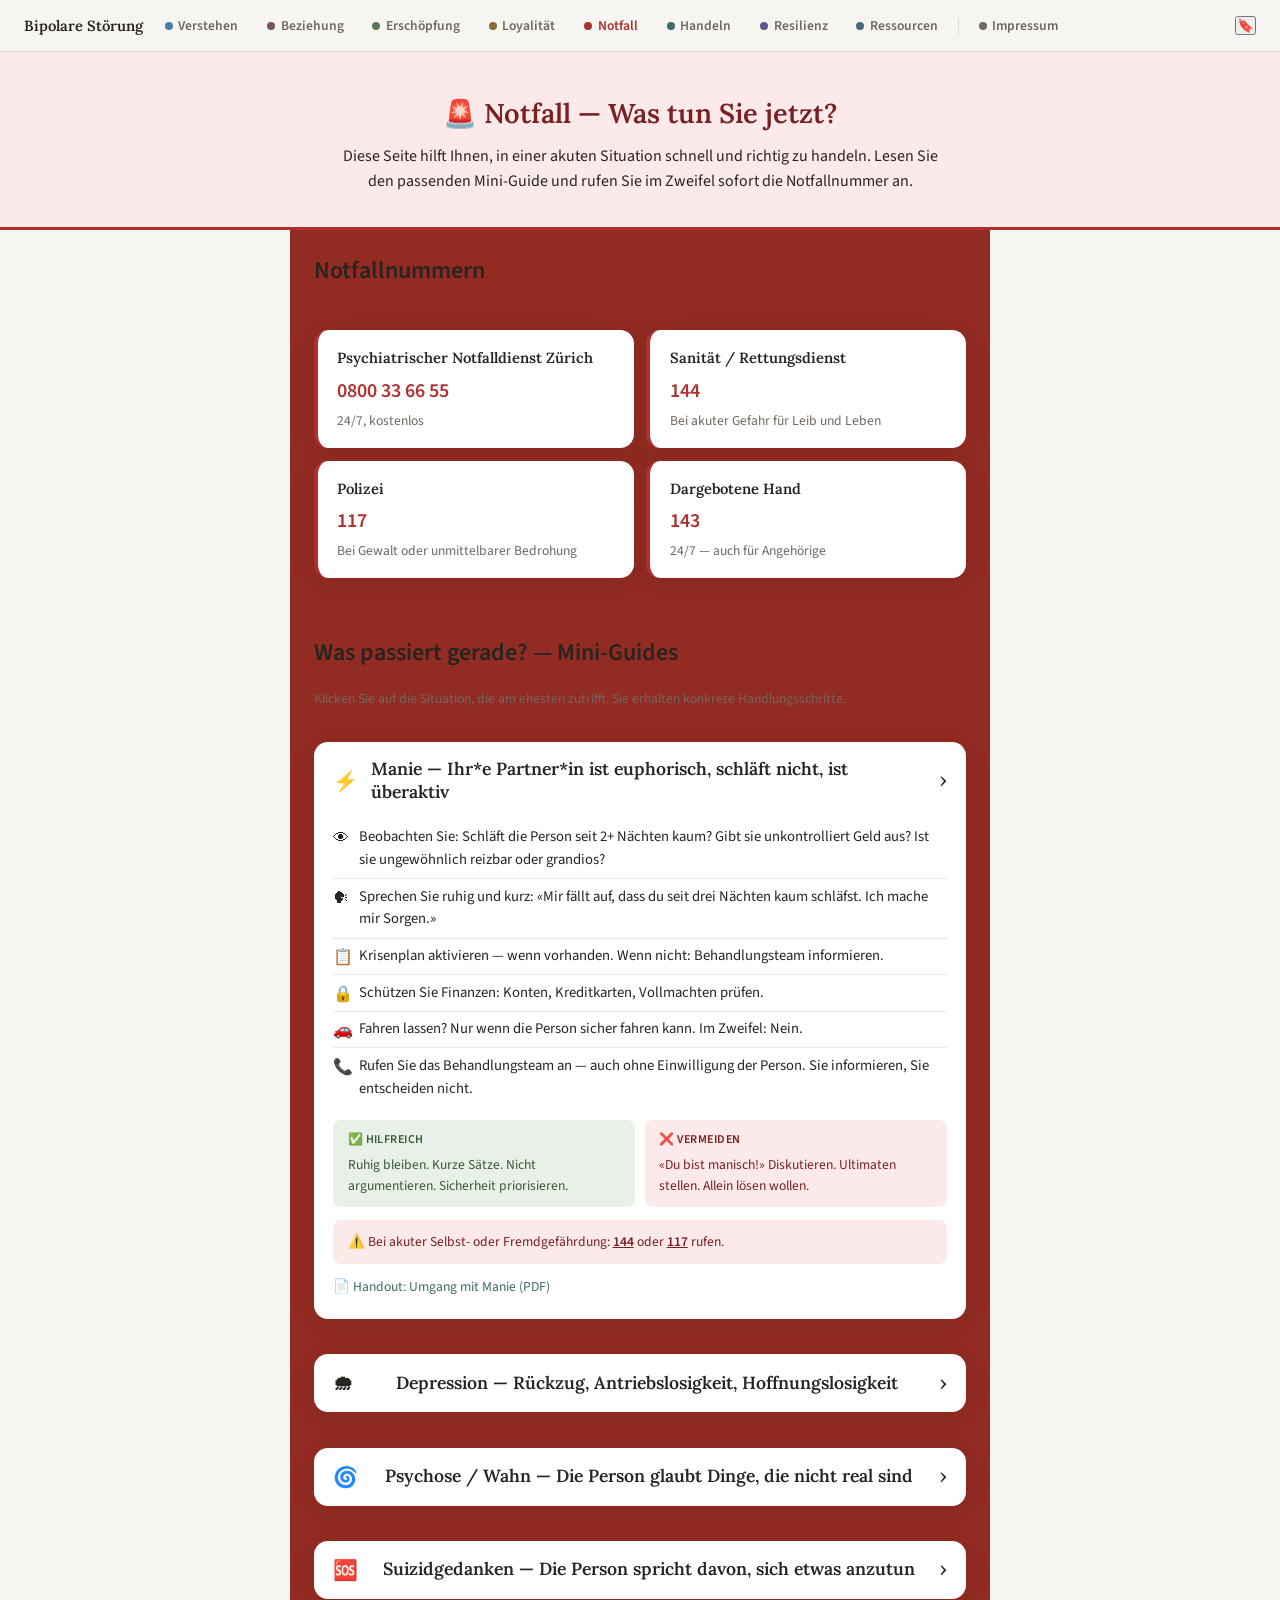
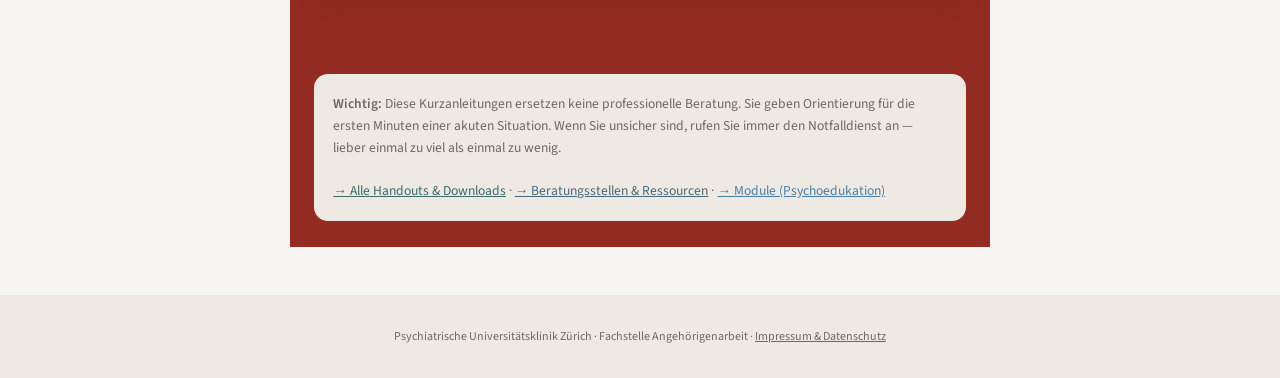
<file: notfall/index.html>
<!DOCTYPE html>
<html lang="de">
<head>
<meta charset="UTF-8">
<meta name="viewport" content="width=device-width, initial-scale=1.0">
<title>Notfall – Bipolare Störung | PUK Zürich</title>
<meta name="description" content="Sofort-Hilfe für Angehörige: Notfallnummern, Kurzanleitungen für Manie, Depression, Psychose und Suizidgedanken. PUK Zürich.">
<meta name="robots" content="index, follow">
<link rel="canonical" href="https://bipolar-angehoerige01.netlify.app/notfall/">
<meta property="og:type" content="website">
<meta property="og:title" content="Notfall – Bipolare Störung">
<meta property="og:description" content="Sofort-Hilfe für Angehörige: Notfallnummern, Kurzanleitungen für Manie, Depression, Psychose und Suizidgedanken.">
<meta property="og:url" content="https://bipolar-angehoerige01.netlify.app/notfall/">
<meta property="og:locale" content="de_CH">
<meta property="og:site_name" content="PUK Zürich – Angehörigenarbeit">
<meta property="og:image" content="https://bipolar-angehoerige01.netlify.app/images/og-index.png">
<meta property="og:image:width" content="1200">
<meta property="og:image:height" content="630">
<meta name="twitter:card" content="summary_large_image">
<meta name="twitter:image" content="https://bipolar-angehoerige01.netlify.app/images/og-index.png">
<link rel="icon" href="data:image/svg+xml,<svg xmlns='http://www.w3.org/2000/svg' viewBox='0 0 100 100'><text y='.9em' font-size='90'>🤝</text></svg>">
<style>
@font-face{font-family:'Lora';font-style:normal;font-weight:400;font-display:swap;src:url('/fonts/lora-v37-latin-regular.woff2') format('woff2');}
@font-face{font-family:'Lora';font-style:normal;font-weight:600;font-display:swap;src:url('/fonts/lora-v37-latin-600.woff2') format('woff2');}
@font-face{font-family:'Source Sans 3';font-style:normal;font-weight:400;font-display:swap;src:url('/fonts/source-sans-3-v19-latin-regular.woff2') format('woff2');}
@font-face{font-family:'Source Sans 3';font-style:normal;font-weight:600;font-display:swap;src:url('/fonts/source-sans-3-v19-latin-600.woff2') format('woff2');}
</style>
<link rel="preload" href="/fonts/source-sans-3-v19-latin-regular.woff2" as="font" type="font/woff2" crossorigin>
<link rel="preload" href="/fonts/lora-v37-latin-regular.woff2" as="font" type="font/woff2" crossorigin>
<link rel="stylesheet" href="/shared.css">

<link rel="manifest" href="/manifest.json">
</head>
<body>
<a class="skip-link" href="#main">Direkt zum Inhalt</a>
<nav>
<div class="nav-logo">
<a href="/" class="link-plain">
<span class="nav-logo-text">Bipolare Störung</span>
</a>
</div>
<div class="nav-links" id="nav-links">
<a class="nav-btn" href="/modul/1/"><span class="nb-dot d1"></span>Verstehen</a>
<a class="nav-btn" href="/modul/2/"><span class="nb-dot d2"></span>Beziehung</a>
<a class="nav-btn" href="/modul/3/"><span class="nb-dot d3"></span>Erschöpfung</a>
<a class="nav-btn" href="/modul/4/"><span class="nb-dot d4"></span>Loyalität</a>
<a class="nav-btn text-danger" href="/notfall/"><span class="nb-dot d-danger"></span>Notfall</a>
<a class="nav-btn" href="/modul/5/"><span class="nb-dot d5"></span>Handeln</a>
<a class="nav-btn" href="/modul/6/"><span class="nb-dot d6"></span>Resilienz</a>
<a class="nav-btn" href="/modul/7/"><span class="nb-dot d7"></span>Ressourcen</a>
<div class="nav-divider"></div>
<a class="nav-btn" href="/impressum/"><span class="nb-dot d-muted"></span>Impressum</a>
</div>
<div class="nav-controls">
<button class="nav-bookmark" id="nav-bookmark" onclick="toggleBookmarks()" title="Lesezeichen">🔖</button>
<div class="bookmark-panel" id="bookmark-panel">
<div class="bp-title">🔖 Lesezeichen</div>
<div id="bookmark-list">Noch keine Lesezeichen gesetzt.</div>
</div>
</div>
<button class="hamburger" id="hamburger" onclick="toggleNav()" aria-label="Menü öffnen" title="Menü">
<span></span><span></span><span></span>
</button>
</nav>
<main id="main">
<div class="notfall-hero">
<h1>🚨 Notfall — Was tun Sie jetzt?</h1>
<p class="lead">Diese Seite hilft Ihnen, in einer akuten Situation schnell und richtig zu handeln. Lesen Sie den passenden Mini-Guide und rufen Sie im Zweifel sofort die Notfallnummer an.</p>
</div>

<div class="notfall-content">

<h2>Notfallnummern</h2>
<div class="notfall-numbers">
<div class="nn-card">
<h3>Psychiatrischer Notfalldienst Zürich</h3>
<a href="tel:0800336655">0800 33 66 55</a>
<div class="nn-info">24/7, kostenlos</div>
</div>
<div class="nn-card">
<h3>Sanität / Rettungsdienst</h3>
<a href="tel:144">144</a>
<div class="nn-info">Bei akuter Gefahr für Leib und Leben</div>
</div>
<div class="nn-card">
<h3>Polizei</h3>
<a href="tel:117">117</a>
<div class="nn-info">Bei Gewalt oder unmittelbarer Bedrohung</div>
</div>
<div class="nn-card">
<h3>Dargebotene Hand</h3>
<a href="tel:143">143</a>
<div class="nn-info">24/7 — auch für Angehörige</div>
</div>
</div>

<h2>Was passiert gerade? — Mini-Guides</h2>
<p class="text-sm-muted-mb">Klicken Sie auf die Situation, die am ehesten zutrifft. Sie erhalten konkrete Handlungsschritte.</p>

<!-- MANIE -->
<div class="mini-guide open">
<button class="mg-header" onclick="toggleMG(this)">
<span class="mg-icon">⚡</span>
<span>Manie — Ihr*e Partner*in ist euphorisch, schläft nicht, ist überaktiv</span>
<span class="mg-arrow">›</span>
</button>
<div class="mg-body"><div class="mg-body-inner">
<ul>
<li data-icon="👁">Beobachten Sie: Schläft die Person seit 2+ Nächten kaum? Gibt sie unkontrolliert Geld aus? Ist sie ungewöhnlich reizbar oder grandios?</li>
<li data-icon="🗣">Sprechen Sie ruhig und kurz: «Mir fällt auf, dass du seit drei Nächten kaum schläfst. Ich mache mir Sorgen.»</li>
<li data-icon="📋">Krisenplan aktivieren — wenn vorhanden. Wenn nicht: Behandlungsteam informieren.</li>
<li data-icon="🔒">Schützen Sie Finanzen: Konten, Kreditkarten, Vollmachten prüfen.</li>
<li data-icon="🚗">Fahren lassen? Nur wenn die Person sicher fahren kann. Im Zweifel: Nein.</li>
<li data-icon="📞">Rufen Sie das Behandlungsteam an — auch ohne Einwilligung der Person. Sie informieren, Sie entscheiden nicht.</li>
</ul>
<div class="mg-do-dont">
<div class="mg-do"><strong>✅ Hilfreich</strong>Ruhig bleiben. Kurze Sätze. Nicht argumentieren. Sicherheit priorisieren.</div>
<div class="mg-dont"><strong>❌ Vermeiden</strong>«Du bist manisch!» Diskutieren. Ultimaten stellen. Allein lösen wollen.</div>
</div>
<div class="mg-important">⚠️ Bei akuter Selbst- oder Fremdgefährdung: <a href="tel:144" class="text-danger-dk">144</a> oder <a href="tel:117" class="text-danger-dk">117</a> rufen.</div>
<a class="mg-handout" href="/handouts/c4_manie.pdf" download>📄 Handout: Umgang mit Manie (PDF)</a>
</div></div>
</div>

<!-- DEPRESSION -->
<div class="mini-guide">
<button class="mg-header" onclick="toggleMG(this)">
<span class="mg-icon">🌧</span>
<span>Depression — Rückzug, Antriebslosigkeit, Hoffnungslosigkeit</span>
<span class="mg-arrow">›</span>
</button>
<div class="mg-body"><div class="mg-body-inner">
<ul>
<li data-icon="👁">Achten Sie auf: anhaltende Traurigkeit, Rückzug, Schlafveränderungen, Appetitlosigkeit, Aussagen wie «Es hat keinen Sinn».</li>
<li data-icon="🤝">Anwesenheit ist wichtiger als Worte. Sitzen Sie daneben. Fragen Sie: «Was brauchst du gerade?»</li>
<li data-icon="🚫">Vermeiden Sie Aufmunterungsversuche wie «Reiß dich zusammen» oder «Anderen geht es schlechter». Das verstärkt Scham.</li>
<li data-icon="🏥">Ermutigen Sie zur Kontaktaufnahme mit dem Behandlungsteam — bieten Sie an, gemeinsam anzurufen.</li>
<li data-icon="💊">Medikamenten-Einnahme sanft begleiten: «Ich erinnere dich gern» statt «Hast du schon wieder vergessen?»</li>
<li data-icon="🛡">Schützen Sie sich selbst: Depressive Phasen sind für Angehörige oft belastender als Manien — Ihre eigene Stimmung kann mitsinken.</li>
</ul>
<div class="mg-do-dont">
<div class="mg-do"><strong>✅ Hilfreich</strong>Da sein. Geduld. Alltag aufrechterhalten. Eigene Grenzen wahren.</div>
<div class="mg-dont"><strong>❌ Vermeiden</strong>Ratschläge. Vergleiche. «Ich weiss wie du dich fühlst.» Schuldgefühle machen.</div>
</div>
<div class="mg-important">⚠️ Bei Suizidgedanken: direkt fragen (siehe nächster Guide) + <a href="tel:0800336655" class="text-danger-dk">0800 33 66 55</a></div>
<a class="mg-handout" href="/handouts/c5_depression.pdf" download>📄 Handout: Umgang mit Depression (PDF)</a>
</div></div>
</div>

<!-- PSYCHOSE -->
<div class="mini-guide">
<button class="mg-header" onclick="toggleMG(this)">
<span class="mg-icon">🌀</span>
<span>Psychose / Wahn — Die Person glaubt Dinge, die nicht real sind</span>
<span class="mg-arrow">›</span>
</button>
<div class="mg-body"><div class="mg-body-inner">
<ul>
<li data-icon="🧠">Verstehen Sie: Wahnideen fühlen sich für die Person absolut real an. Argumentieren hilft nicht — es verstärkt den Konflikt.</li>
<li data-icon="🗣">Sprechen Sie ruhig, langsam, in kurzen Sätzen. Nicht widersprechen, aber auch nicht bestätigen: «Ich verstehe, dass du das so siehst. Ich sehe es anders.»</li>
<li data-icon="🏠">Sorgen Sie für eine reizarme Umgebung: wenig Licht, wenig Lärm, wenig Besucher.</li>
<li data-icon="⛔">Nicht provozieren, nicht konfrontieren, nicht ironisch sein. Das kann Angst oder Aggression auslösen.</li>
<li data-icon="📞">Behandlungsteam sofort informieren. Psychotische Episoden erfordern fast immer professionelle Intervention.</li>
<li data-icon="🚪">Sichern Sie sich selbst ab: Fluchtweg offenhalten, nicht einschliessen lassen, Kinder in Sicherheit bringen.</li>
</ul>
<div class="mg-do-dont">
<div class="mg-do"><strong>✅ Hilfreich</strong>Ruhe. Einfache Sprache. Sicherheit. Professionelle Hilfe holen.</div>
<div class="mg-dont"><strong>❌ Vermeiden</strong>«Das bildest du dir ein!» Diskutieren. Allein managen. Panik.</div>
</div>
<div class="mg-important">⚠️ Bei Bedrohung oder Gewalt: sofort <a href="tel:117" class="text-danger-dk">117</a> (Polizei) rufen. Ihre Sicherheit geht vor.</div>
<a class="mg-handout" href="/handouts/c3_psychose_wahn.pdf" download>📄 Handout: Umgang mit Psychose und Wahn (PDF)</a>
</div></div>
</div>

<!-- SUIZIDGEDANKEN -->
<div class="mini-guide">
<button class="mg-header" onclick="toggleMG(this)">
<span class="mg-icon">🆘</span>
<span>Suizidgedanken — Die Person spricht davon, sich etwas anzutun</span>
<span class="mg-arrow">›</span>
</button>
<div class="mg-body"><div class="mg-body-inner">
<ul>
<li data-icon="❗">Nehmen Sie jede Äusserung ernst. Auch indirekte Hinweise: «Es wäre besser, wenn ich nicht mehr da wäre», «Ihr wärt ohne mich besser dran.»</li>
<li data-icon="🗣">Fragen Sie direkt: «Denkst du daran, dir etwas anzutun?» — Diese Frage löst Suizidgedanken nicht aus. Sie gibt Raum.</li>
<li data-icon="👂">Hören Sie zu. Nicht bewerten. Nicht bagatellisieren. Nicht sagen: «Das wird schon.»</li>
<li data-icon="📞">Rufen Sie jetzt an: <a href="tel:0800336655" style="color:var(--danger);font-weight:700;">0800 33 66 55</a> (Psychiatrischer Notfalldienst, 24/7, kostenlos)</li>
<li data-icon="🔒">Sichern Sie die Umgebung: Medikamente, scharfe Gegenstände, Alkohol wenn möglich ausser Reichweite bringen.</li>
<li data-icon="🤝">Bleiben Sie bei der Person, bis professionelle Hilfe eintrifft. Lassen Sie sie nicht allein.</li>
</ul>
<div class="mg-important">⚠️ Bei akuter Suizidgefahr (konkreter Plan, Mittel vorhanden): sofort <a href="tel:144" class="text-danger-dk">144</a> (Sanität) rufen. Nicht allein bewältigen.</div>
<a class="mg-handout" href="/handouts/c2_suizidgedanken.pdf" download>📄 Handout: Umgang mit Suizidgedanken (PDF)</a>
</div></div>
</div>

<div style="margin-top:2.5rem;padding:1.2rem;background:var(--bg2);border-radius:var(--radius);font-size:var(--fs-sm);line-height:1.6;color:var(--muted)">
<strong>Wichtig:</strong> Diese Kurzanleitungen ersetzen keine professionelle Beratung. Sie geben Orientierung für die ersten Minuten einer akuten Situation. Wenn Sie unsicher sind, rufen Sie immer den Notfalldienst an — lieber einmal zu viel als einmal zu wenig.
<br><br>
<a href="/handouts/" class="text-m5">→ Alle Handouts & Downloads</a> · 
<a href="/ressourcen/" class="text-m7">→ Beratungsstellen & Ressourcen</a> · 
<a href="/" class="text-m1">→ Module (Psychoedukation)</a>
</div>

</div>
</main>

<footer style="text-align:center;padding:2rem 1rem;font-size:var(--fs-xs);color:var(--muted);background:var(--bg2)">
  Psychiatrische Universitätsklinik Zürich · Fachstelle Angehörigenarbeit · <a href="/impressum/" class="text-muted">Impressum & Datenschutz</a>
</footer>

<div class="search-overlay" id="search-overlay" onclick="if(event.target===this)closeSearch()">
<div class="search-box">
<div class="search-input-wrap">
<span class="section-num">🔎</span>
<input aria-label="Suchbegriff eingeben" autocomplete="off" id="search-input" oninput="doSearch(this.value)" placeholder="Suche in allen Modulen…" type="text"/>
<button aria-label="Suche schliessen" class="search-close" onclick="closeSearch()">✕</button>
</div>
<div class="search-results" id="search-results">
<div class="sr-hint">Geben Sie einen Begriff ein — z.B. «Krisenplan», «Trennung» oder «Suizid»</div>
</div>
</div>
</div>

<script src="/search-index.js" defer></script>
<script src="/main.js" defer></script>
<script src="/search.js" defer></script>
<script>if('serviceWorker' in navigator){navigator.serviceWorker.register('/sw.js').catch(()=>{});}</script>
</body>
</html>
</file>
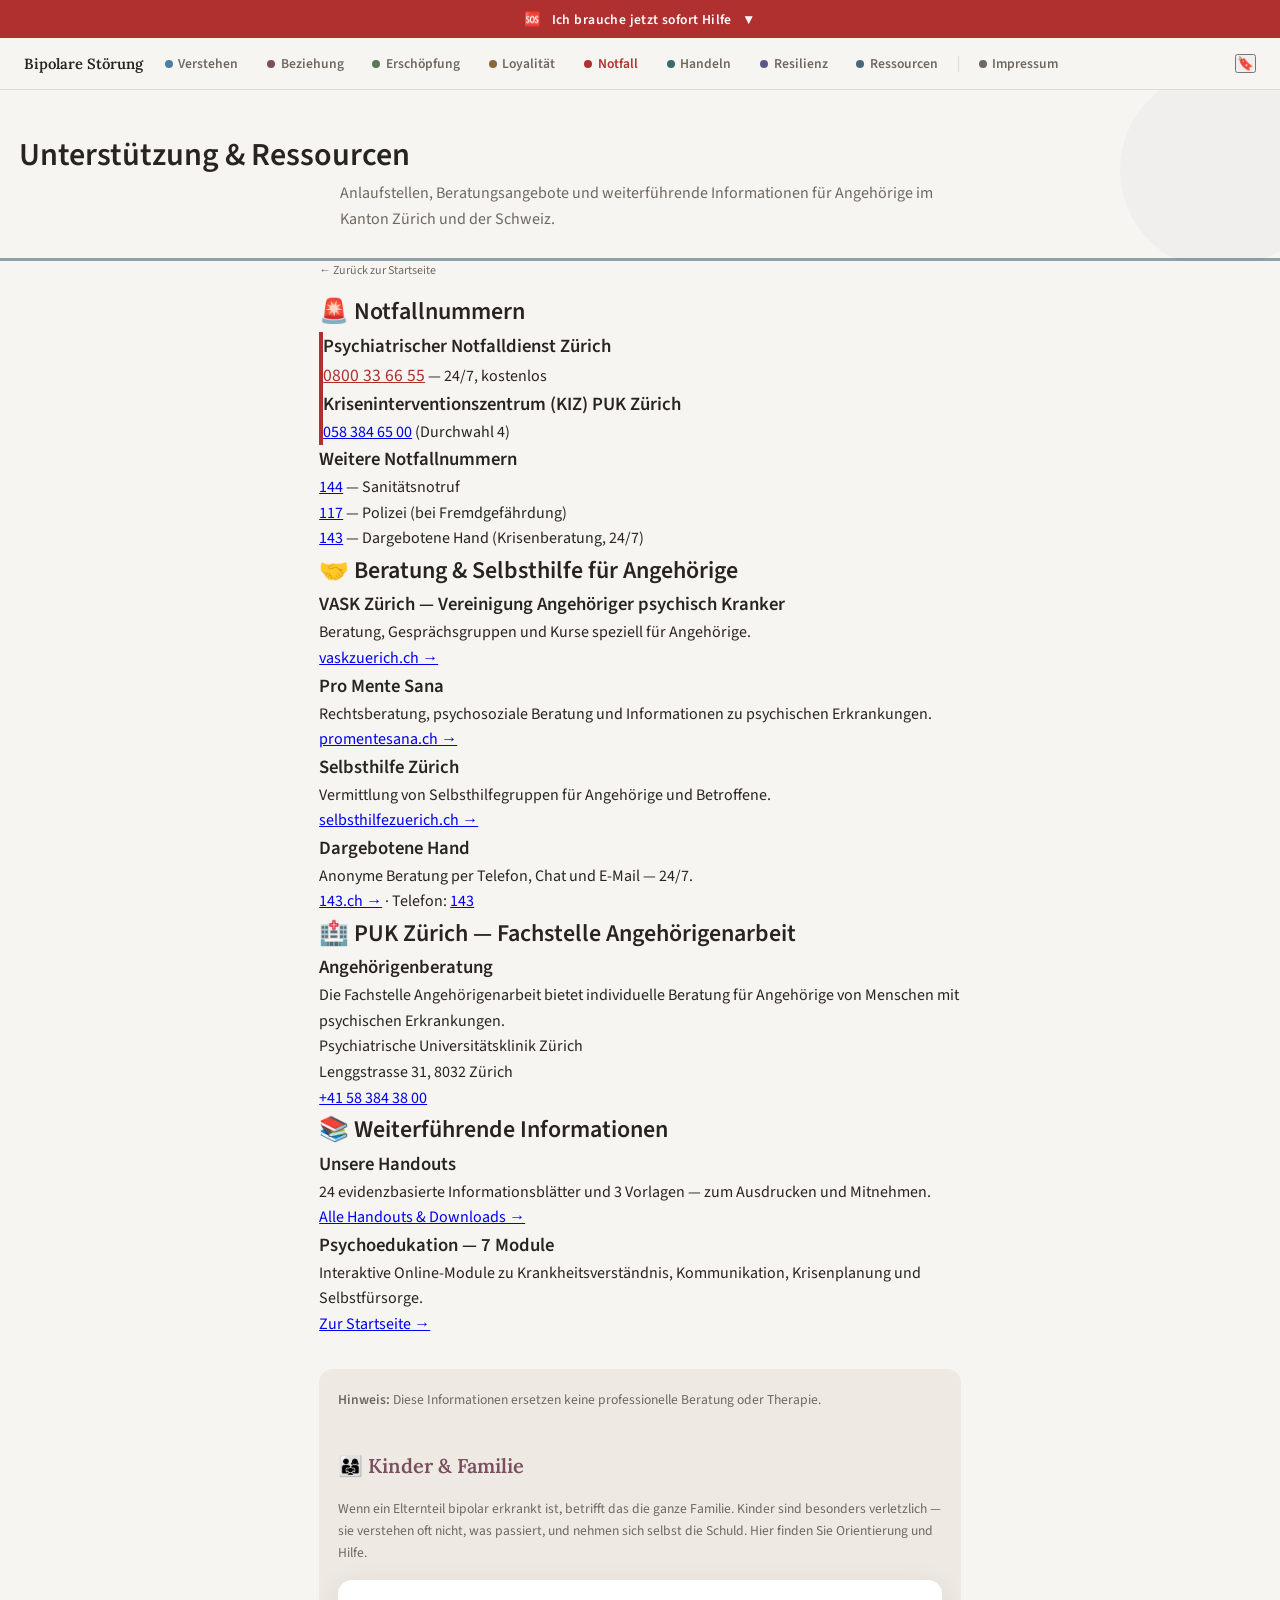
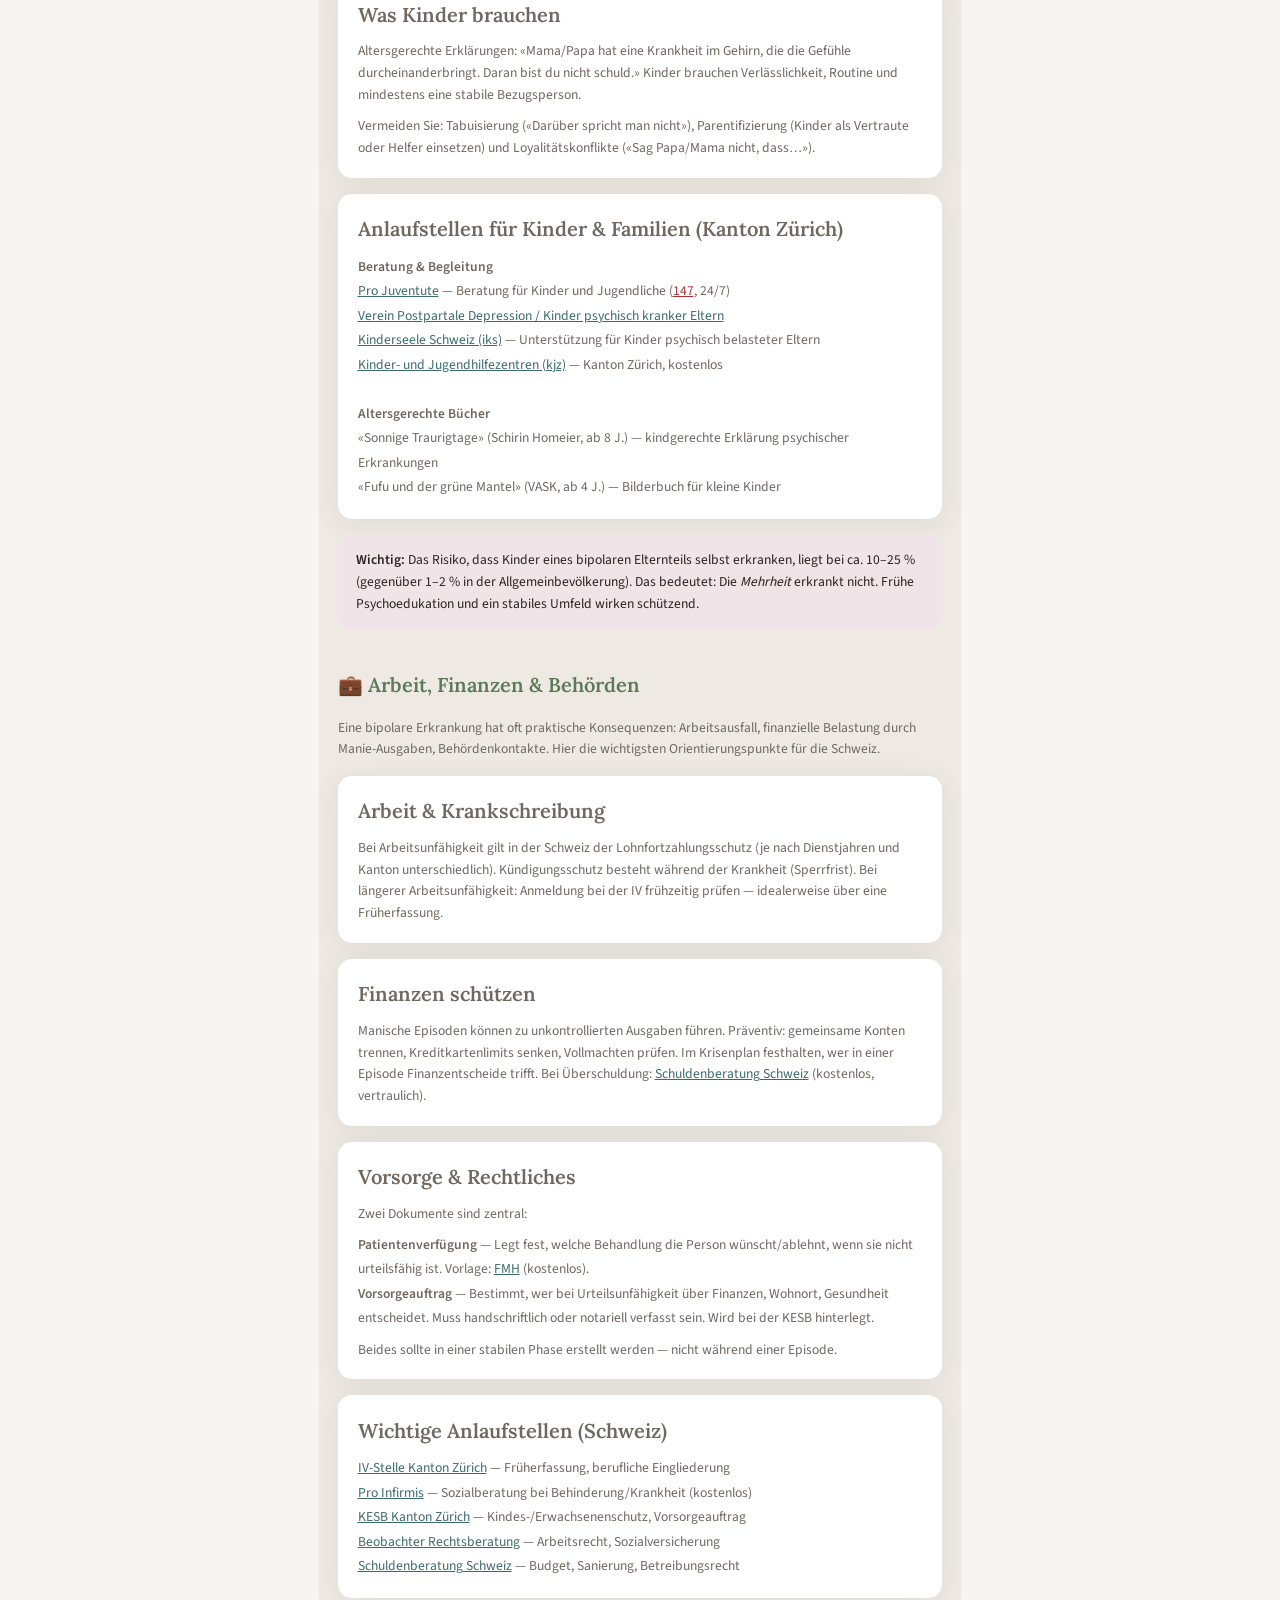
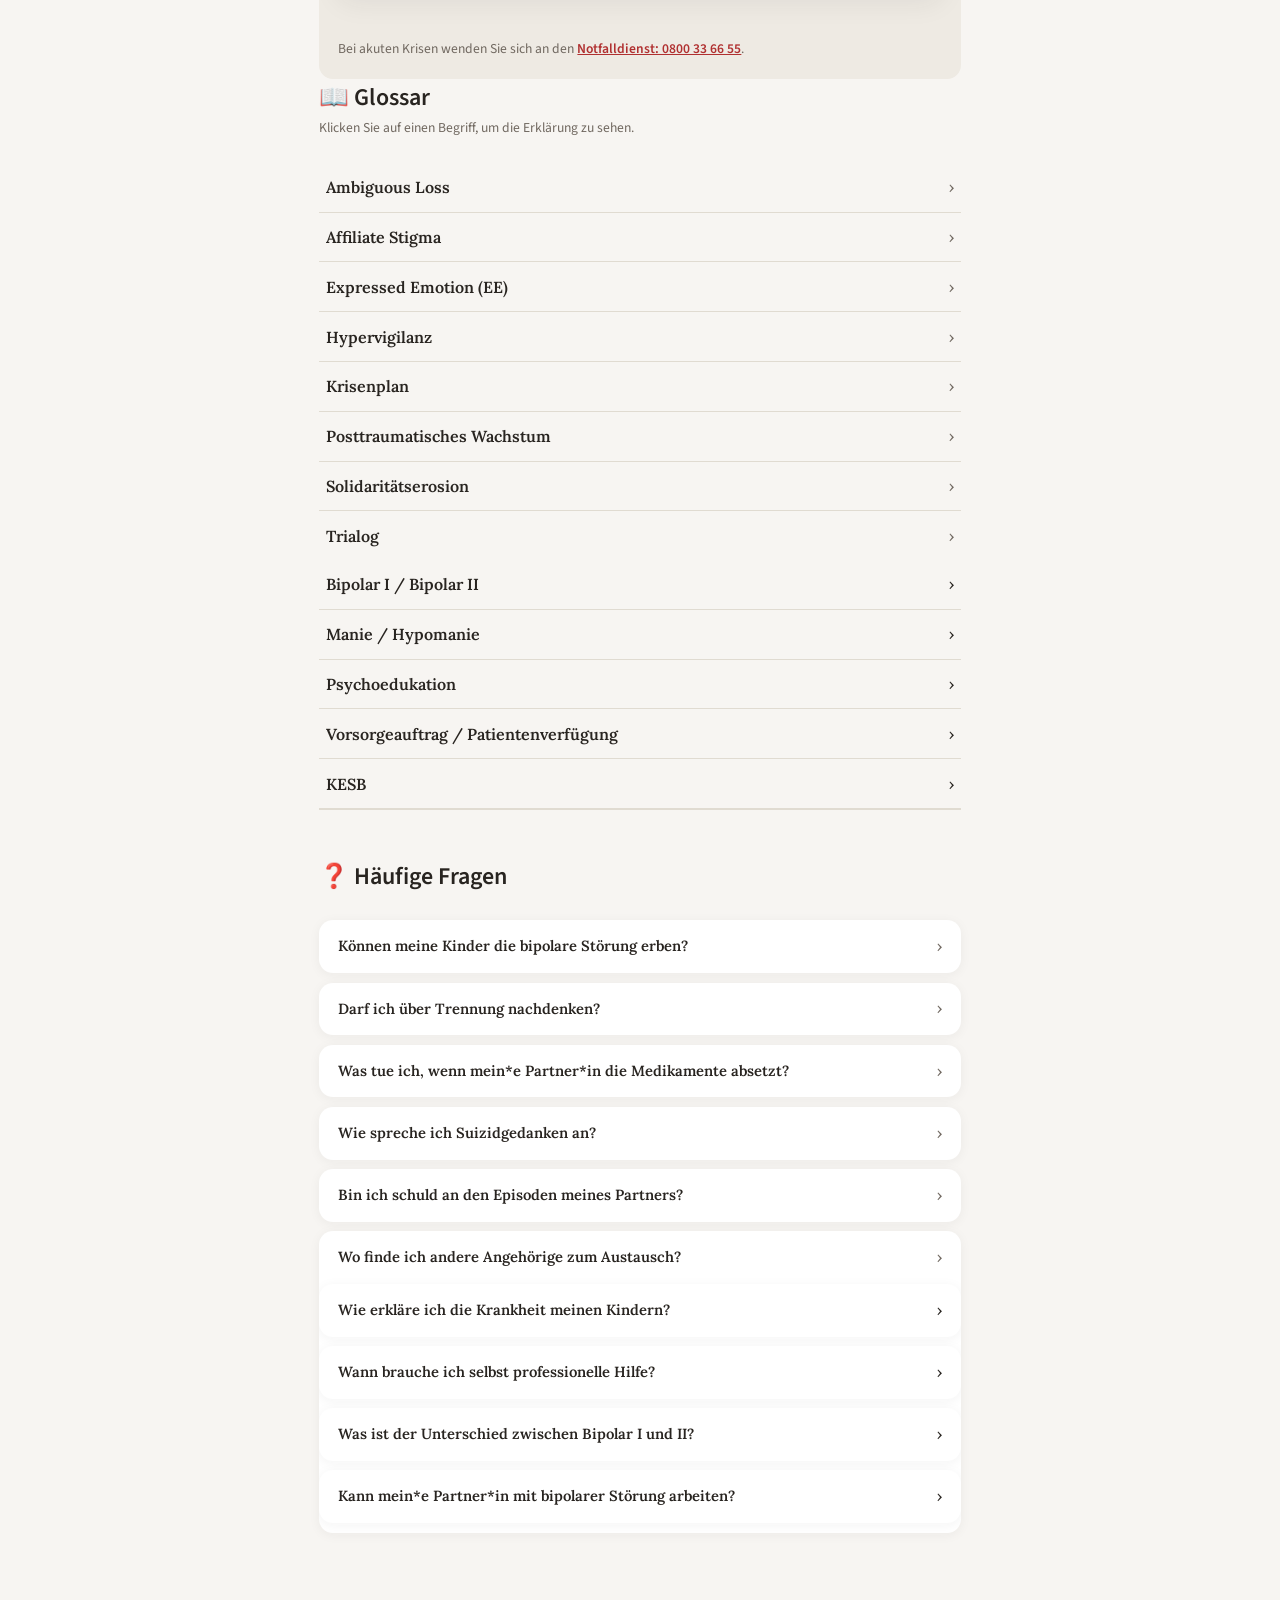
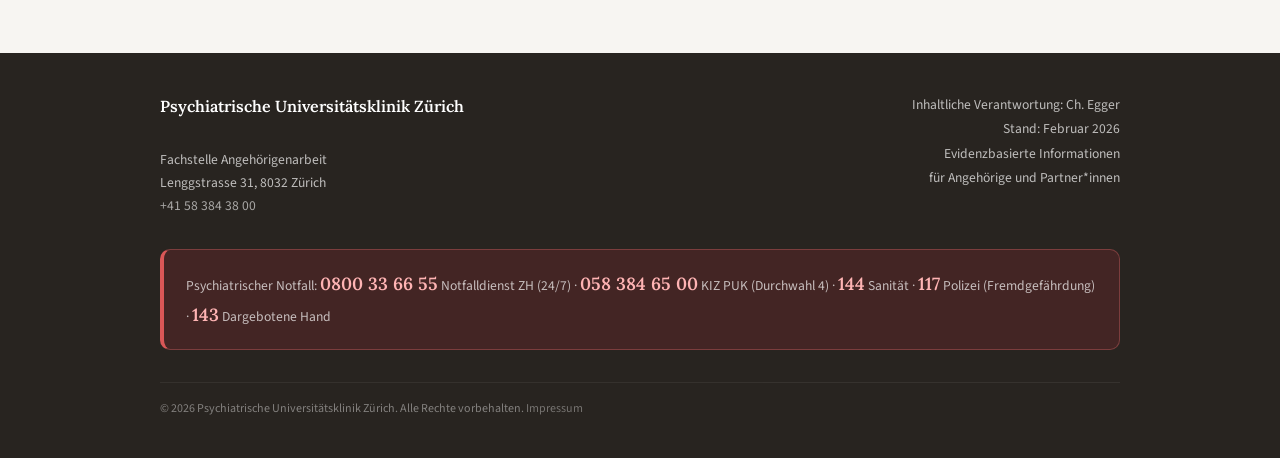
<file: ressourcen/index.html>
<!DOCTYPE html>

<html lang="de">
<head>
<meta charset="utf-8"/>
<meta content="width=device-width, initial-scale=1.0" name="viewport"/>
<title>Unterstützung &amp; Ressourcen – Bipolare Störung | PUK Zürich</title>
<meta content="Anlaufstellen, Beratungsangebote und Notfallnummern für Angehörige von Menschen mit bipolarer Störung. Kanton Zürich und Schweiz." name="description"/>
<meta content="index, follow" name="robots"/>
<link href="https://bipolar-angehoerige01.netlify.app/ressourcen/" rel="canonical"/>
<meta content="website" property="og:type"/>
<meta content="Unterstützung &amp; Ressourcen – Bipolare Störung" property="og:title"/>
<meta content="Anlaufstellen, Beratungsangebote und Notfallnummern für Angehörige von Menschen mit bipolarer Störung. Kanton Zürich und Schweiz." property="og:description"/>
<meta content="https://bipolar-angehoerige01.netlify.app/ressourcen/" property="og:url"/>
<meta content="de_CH" property="og:locale"/>
<meta content="PUK Zürich – Angehörigenarbeit" property="og:site_name"/>
<link href="data:image/svg+xml,&lt;svg xmlns='http://www.w3.org/2000/svg' viewBox='0 0 100 100'&gt;&lt;text y='.9em' font-size='90'&gt;🤝&lt;/text&gt;&lt;/svg&gt;" rel="icon"/>

<link href="/shared.css" rel="stylesheet"/>

<meta property="og:image" content="https://bipolar-angehoerige01.netlify.app/images/og-ressourcen.png">
<meta property="og:image:width" content="1200">
<meta property="og:image:height" content="630">
<meta name="twitter:card" content="summary_large_image">
<meta name="twitter:image" content="https://bipolar-angehoerige01.netlify.app/images/og-ressourcen.png">
<style>
@font-face{font-family:'Lora';font-style:normal;font-weight:400;font-display:swap;src:url('/fonts/lora-v37-latin-regular.woff2') format('woff2');}
@font-face{font-family:'Lora';font-style:normal;font-weight:600;font-display:swap;src:url('/fonts/lora-v37-latin-600.woff2') format('woff2');}
@font-face{font-family:'Source Sans 3';font-style:normal;font-weight:400;font-display:swap;src:url('/fonts/source-sans-3-v19-latin-regular.woff2') format('woff2');}
@font-face{font-family:'Source Sans 3';font-style:normal;font-weight:600;font-display:swap;src:url('/fonts/source-sans-3-v19-latin-600.woff2') format('woff2');}
</style>
<link rel="manifest" href="/manifest.json">
</head>
<body>
<a class="skip-link" href="#main-content">Direkt zum Inhalt</a>
<button aria-controls="notfall-banner" aria-expanded="false" id="notfall-trigger" onclick="document.getElementById('notfall-banner').classList.toggle('visible')">
  🆘   Ich brauche jetzt sofort Hilfe   ▼
</button>
<div id="notfall-banner">
<div class="notfall-inner">
<div class="notfall-top">
      🚨 <strong>Akute Gefahr</strong> — Ihr Partner gefährdet sich oder andere  
      <a class="notfall-phone" href="tel:117">Polizei 117</a>
</div>
<div class="notfall-details">
      Bei Fremdgefährdung → <a href="tel:117">117</a>  
      Psychiatrischer Notfall → <a href="tel:0800336655">0800 33 66 55</a>  
      KIZ PUK → <a href="tel:+41583846500">058 384 65 00</a> (Durchwahl 4)  
      Sanität → <a href="tel:144">144</a>  
      Dargebotene Hand → <a href="tel:143">143</a>
</div>
</div>
</div>
<nav>
<div class="nav-logo">
<a href="/" class="link-plain">
<span class="nav-logo-text">Bipolare Störung</span>
</a>
</div>
<div class="nav-links" id="nav-links">
<a class="nav-btn" href="/modul/1/"><span class="nb-dot d1"></span>Verstehen</a>
<a class="nav-btn" href="/modul/2/"><span class="nb-dot d2"></span>Beziehung</a>
<a class="nav-btn" href="/modul/3/"><span class="nb-dot d3"></span>Erschöpfung</a>
<a class="nav-btn" href="/modul/4/"><span class="nb-dot d4"></span>Loyalität</a>
<a class="nav-btn text-danger" href="/notfall/"><span class="nb-dot d-danger"></span>Notfall</a>
<a class="nav-btn" href="/modul/5/"><span class="nb-dot d5"></span>Handeln</a>
<a class="nav-btn" href="/modul/6/"><span class="nb-dot d6"></span>Resilienz</a>
<a class="nav-btn" href="/modul/7/"><span class="nb-dot d7"></span>Ressourcen</a>
<div class="nav-divider"></div>
<a class="nav-btn" href="/impressum/"><span class="nb-dot d-muted"></span>Impressum</a>
</div>
<div class="nav-controls">
<button class="nav-bookmark" id="nav-bookmark" onclick="toggleBookmarks()" title="Lesezeichen">🔖</button>
<div class="bookmark-panel" id="bookmark-panel">
<div class="bp-title">🔖 Lesezeichen</div>
<div id="bookmark-list">Noch keine Lesezeichen gesetzt.</div>
</div>
</div>
<button class="hamburger" id="hamburger" onclick="toggleNav()" aria-label="Menü öffnen" title="Menü">
<span></span><span></span><span></span>
</button>
</nav>
<main id="main-content">
<div class="subpage-hero" data-accent="ressourcen"><div class="sh-deco"></div>
<h1>Unterstützung &amp; Ressourcen</h1>
<p class="lead">Anlaufstellen, Beratungsangebote und weiterführende Informationen für Angehörige im Kanton Zürich und der Schweiz.</p>
</div>
<div class="subpage-content">
<div class="breadcrumb"><a href="/">← Zurück zur Startseite</a></div>
<div class="section-group">
<h2>🚨 Notfallnummern</h2>
<div class="resource-item bl-danger">
<h3>Psychiatrischer Notfalldienst Zürich</h3>
<p><a href="tel:0800336655" style="color:var(--danger);font-size:var(--fs-lg);">0800 33 66 55</a> — 24/7, kostenlos</p>
</div>
<div class="resource-item bl-danger">
<h3>Kriseninterventionszentrum (KIZ) PUK Zürich</h3>
<p><a href="tel:+41583846500">058 384 65 00</a> (Durchwahl 4)</p>
</div>
<div class="resource-item">
<h3>Weitere Notfallnummern</h3>
<p><a href="tel:144">144</a> — Sanitätsnotruf</p>
<p><a href="tel:117">117</a> — Polizei (bei Fremdgefährdung)</p>
<p><a href="tel:143">143</a> — Dargebotene Hand (Krisenberatung, 24/7)</p>
</div>
</div>
<div class="section-group">
<h2>🤝 Beratung &amp; Selbsthilfe für Angehörige</h2>
<div class="resource-item">
<h3>VASK Zürich — Vereinigung Angehöriger psychisch Kranker</h3>
<p>Beratung, Gesprächsgruppen und Kurse speziell für Angehörige.</p>
<p><a href="https://www.vaskzuerich.ch" rel="noopener" target="_blank">vaskzuerich.ch →</a></p>
</div>
<div class="resource-item">
<h3>Pro Mente Sana</h3>
<p>Rechtsberatung, psychosoziale Beratung und Informationen zu psychischen Erkrankungen.</p>
<p><a href="https://www.promentesana.ch" rel="noopener" target="_blank">promentesana.ch →</a></p>
</div>
<div class="resource-item">
<h3>Selbsthilfe Zürich</h3>
<p>Vermittlung von Selbsthilfegruppen für Angehörige und Betroffene.</p>
<p><a href="https://www.selbsthilfezuerich.ch" rel="noopener" target="_blank">selbsthilfezuerich.ch →</a></p>
</div>
<div class="resource-item">
<h3>Dargebotene Hand</h3>
<p>Anonyme Beratung per Telefon, Chat und E-Mail — 24/7.</p>
<p><a href="https://www.143.ch" rel="noopener" target="_blank">143.ch →</a> · Telefon: <a href="tel:143">143</a></p>
</div>
</div>
<div class="section-group">
<h2>🏥 PUK Zürich — Fachstelle Angehörigenarbeit</h2>
<div class="resource-item">
<h3>Angehörigenberatung</h3>
<p>Die Fachstelle Angehörigenarbeit bietet individuelle Beratung für Angehörige von Menschen mit psychischen Erkrankungen.</p>
<p>Psychiatrische Universitätsklinik Zürich<br/>
        Lenggstrasse 31, 8032 Zürich<br/>
<a href="tel:+41583843800">+41 58 384 38 00</a></p>
</div>
</div>
<div class="section-group">
<h2>📚 Weiterführende Informationen</h2>
<div class="resource-item">
<h3>Unsere Handouts</h3>
<p>24 evidenzbasierte Informationsblätter und 3 Vorlagen — zum Ausdrucken und Mitnehmen.</p>
<p><a href="/handouts/">Alle Handouts &amp; Downloads →</a></p>
</div>
<div class="resource-item">
<h3>Psychoedukation — 7 Module</h3>
<p>Interaktive Online-Module zu Krankheitsverständnis, Kommunikation, Krisenplanung und Selbstfürsorge.</p>
<p><a href="/">Zur Startseite →</a></p>
</div>
</div>
<div class="source-box">
<strong>Hinweis:</strong> Diese Informationen ersetzen keine professionelle Beratung oder Therapie. 

<!-- ── Kinder & Familie ── -->
<div class="ressourcen-section" id="kinder-familie" style="margin:2.5rem 0;">
<h2 style="font-family:Lora,Georgia,serif;font-size:var(--fs-h3);margin-bottom:1rem;color:var(--m2);">👨‍👩‍👧 Kinder & Familie</h2>
<p class="mb-md-lh">Wenn ein Elternteil bipolar erkrankt ist, betrifft das die ganze Familie. Kinder sind besonders verletzlich — sie verstehen oft nicht, was passiert, und nehmen sich selbst die Schuld. Hier finden Sie Orientierung und Hilfe.</p>

<div class="content-card">
<h3 class="section-title">Was Kinder brauchen</h3>
<p style="line-height:1.6;margin-bottom:0.6rem;">Altersgerechte Erklärungen: «Mama/Papa hat eine Krankheit im Gehirn, die die Gefühle durcheinanderbringt. Daran bist du nicht schuld.» Kinder brauchen Verlässlichkeit, Routine und mindestens eine stabile Bezugsperson.</p>
<p class="lh-relaxed">Vermeiden Sie: Tabuisierung («Darüber spricht man nicht»), Parentifizierung (Kinder als Vertraute oder Helfer einsetzen) und Loyalitätskonflikte («Sag Papa/Mama nicht, dass…»).</p>
</div>

<div class="content-card">
<h3 class="section-title">Anlaufstellen für Kinder & Familien (Kanton Zürich)</h3>
<div style="line-height:1.8;">
<strong>Beratung & Begleitung</strong><br>
<a href="https://www.projuventute.ch" target="_blank" rel="noopener" class="text-m5">Pro Juventute</a> — Beratung für Kinder und Jugendliche (<a href="tel:147" class="text-danger">147</a>, 24/7)<br>
<a href="https://www.kinderangehoerige.ch" target="_blank" rel="noopener" class="text-m5">Verein Postpartale Depression / Kinder psychisch kranker Eltern</a><br>
<a href="https://www.kinderseele.ch" target="_blank" rel="noopener" class="text-m5">Kinderseele Schweiz (iks)</a> — Unterstützung für Kinder psychisch belasteter Eltern<br>
<a href="https://www.kjz.zh.ch" target="_blank" rel="noopener" class="text-m5">Kinder- und Jugendhilfezentren (kjz)</a> — Kanton Zürich, kostenlos<br>
<br>
<strong>Altersgerechte Bücher</strong><br>
«Sonnige Traurigtage» (Schirin Homeier, ab 8 J.) — kindgerechte Erklärung psychischer Erkrankungen<br>
«Fufu und der grüne Mantel» (VASK, ab 4 J.) — Bilderbuch für kleine Kinder
</div>
</div>

<div style="background:var(--m2-light);border-radius:var(--radius);padding:0.9rem 1.1rem;font-size:var(--fs-sm);line-height:1.6;color:var(--text);">
<strong>Wichtig:</strong> Das Risiko, dass Kinder eines bipolaren Elternteils selbst erkranken, liegt bei ca. 10–25 % (gegenüber 1–2 % in der Allgemeinbevölkerung). Das bedeutet: Die <em>Mehrheit</em> erkrankt nicht. Frühe Psychoedukation und ein stabiles Umfeld wirken schützend.
</div>
</div>

<!-- ── Arbeit, Finanzen & Behörden ── -->
<div class="ressourcen-section" id="arbeit-finanzen" style="margin:2.5rem 0;">
<h2 style="font-family:Lora,Georgia,serif;font-size:var(--fs-h3);margin-bottom:1rem;color:var(--m3);">💼 Arbeit, Finanzen & Behörden</h2>
<p class="mb-md-lh">Eine bipolare Erkrankung hat oft praktische Konsequenzen: Arbeitsausfall, finanzielle Belastung durch Manie-Ausgaben, Behördenkontakte. Hier die wichtigsten Orientierungspunkte für die Schweiz.</p>

<div class="content-card">
<h3 class="section-title">Arbeit & Krankschreibung</h3>
<p class="lh-relaxed">Bei Arbeitsunfähigkeit gilt in der Schweiz der Lohnfortzahlungsschutz (je nach Dienstjahren und Kanton unterschiedlich). Kündigungsschutz besteht während der Krankheit (Sperrfrist). Bei längerer Arbeitsunfähigkeit: Anmeldung bei der IV frühzeitig prüfen — idealerweise über eine Früherfassung.</p>
</div>

<div class="content-card">
<h3 class="section-title">Finanzen schützen</h3>
<p class="lh-relaxed">Manische Episoden können zu unkontrollierten Ausgaben führen. Präventiv: gemeinsame Konten trennen, Kreditkartenlimits senken, Vollmachten prüfen. Im Krisenplan festhalten, wer in einer Episode Finanzentscheide trifft. Bei Überschuldung: <a href="https://www.schuldenberatung.ch" target="_blank" rel="noopener" class="text-m5">Schuldenberatung Schweiz</a> (kostenlos, vertraulich).</p>
</div>

<div class="content-card">
<h3 class="section-title">Vorsorge & Rechtliches</h3>
<p class="lh-relaxed">Zwei Dokumente sind zentral:</p>
<div style="margin:0.5rem 0;line-height:1.8;">
<strong>Patientenverfügung</strong> — Legt fest, welche Behandlung die Person wünscht/ablehnt, wenn sie nicht urteilsfähig ist. Vorlage: <a href="https://www.fmh.ch/themen/patientenverfuegung.cfm" target="_blank" rel="noopener" class="text-m5">FMH</a> (kostenlos).<br>
<strong>Vorsorgeauftrag</strong> — Bestimmt, wer bei Urteilsunfähigkeit über Finanzen, Wohnort, Gesundheit entscheidet. Muss handschriftlich oder notariell verfasst sein. Wird bei der KESB hinterlegt.
</div>
<p style="line-height:1.6;margin-top:0.5rem;">Beides sollte in einer stabilen Phase erstellt werden — nicht während einer Episode.</p>
</div>

<div style="background:var(--white);border-radius:var(--radius);box-shadow:var(--shadow);padding:1.2rem;">
<h3 class="section-title">Wichtige Anlaufstellen (Schweiz)</h3>
<div style="line-height:1.8;">
<a href="https://www.iv.zh.ch" target="_blank" rel="noopener" class="text-m5">IV-Stelle Kanton Zürich</a> — Früherfassung, berufliche Eingliederung<br>
<a href="https://www.proinfirmis.ch" target="_blank" rel="noopener" class="text-m5">Pro Infirmis</a> — Sozialberatung bei Behinderung/Krankheit (kostenlos)<br>
<a href="https://www.kesb-zh.ch" target="_blank" rel="noopener" class="text-m5">KESB Kanton Zürich</a> — Kindes-/Erwachsenenschutz, Vorsorgeauftrag<br>
<a href="https://www.beobachter.ch/rechtsberatung" target="_blank" rel="noopener" class="text-m5">Beobachter Rechtsberatung</a> — Arbeitsrecht, Sozialversicherung<br>
<a href="https://www.schuldenberatung.ch" target="_blank" rel="noopener" class="text-m5">Schuldenberatung Schweiz</a> — Budget, Sanierung, Betreibungsrecht
</div>
</div>
</div>

    Bei akuten Krisen wenden Sie sich an den <a href="tel:0800336655" class="danger-bold">Notfalldienst: 0800 33 66 55</a>.
  </div>

<h2>📖 Glossar</h2>
<p style="font-size:var(--fs-sm);color:#706860;margin-bottom:0.5rem;">Klicken Sie auf einen Begriff, um die Erklärung zu sehen.</p>
<div class="glossar-list">

<div class="glossar-item">
<button class="glossar-term" onclick="toggleGlossar(this)">Ambiguous Loss <span class="gt-arrow">›</span></button>
<div class="glossar-def"><p>Ein Verlust, der nicht eindeutig ist — die Person ist physisch anwesend, aber psychisch manchmal unerreichbar. Dieses Konzept erklärt, warum Angehörige trauern, obwohl niemand gestorben ist.</p><span class="gd-module">→ Modul 1</span></div>
</div>

<div class="glossar-item">
<button class="glossar-term" onclick="toggleGlossar(this)">Affiliate Stigma <span class="gt-arrow">›</span></button>
<div class="glossar-def"><p>Die Stigmatisierung, die Angehörige erleben — nicht weil sie selbst erkrankt sind, sondern weil sie zu einer erkrankten Person gehören. Kann zu Rückzug, Scham und Isolation führen.</p><span class="gd-module">→ Modul 1</span></div>
</div>

<div class="glossar-item">
<button class="glossar-term" onclick="toggleGlossar(this)">Expressed Emotion (EE) <span class="gt-arrow">›</span></button>
<div class="glossar-def"><p>Ein Fachbegriff für familiäre Kommunikationsmuster — insbesondere Kritik, Feindseligkeit und emotionale Überinvolviertheit. Hohe EE korreliert mit höheren Rückfallraten. Die gute Nachricht: EE-Muster sind veränderbar.</p><span class="gd-module">→ Modul 4</span></div>
</div>

<div class="glossar-item">
<button class="glossar-term" onclick="toggleGlossar(this)">Hypervigilanz <span class="gt-arrow">›</span></button>
<div class="glossar-def"><p>Dauerhaft erhöhte Wachsamkeit — das ständige Beobachten, ob sich eine neue Episode ankündigt. Erschöpft Angehörige langfristig, auch in stabilen Phasen des Partners.</p><span class="gd-module">→ Modul 3</span></div>
</div>

<div class="glossar-item">
<button class="glossar-term" onclick="toggleGlossar(this)">Krisenplan <span class="gt-arrow">›</span></button>
<div class="glossar-def"><p>Eine in stabilen Zeiten erstellte Vereinbarung: Wer wird wann informiert? Welche Medikamente? Wer betreut die Kinder? Gibt Handlungssicherheit im Notfall und reduziert Konflikte in der Krise.</p><span class="gd-module">→ Modul 5</span></div>
</div>

<div class="glossar-item">
<button class="glossar-term" onclick="toggleGlossar(this)">Posttraumatisches Wachstum <span class="gt-arrow">›</span></button>
<div class="glossar-def"><p>Positive psychologische Veränderungen, die aus der Auseinandersetzung mit belastenden Lebensereignissen entstehen — tiefere Empathie, veränderte Prioritäten, innere Stärke. Kein Automatismus, aber eine reale Möglichkeit.</p><span class="gd-module">→ Modul 6</span></div>
</div>

<div class="glossar-item">
<button class="glossar-term" onclick="toggleGlossar(this)">Solidaritätserosion <span class="gt-arrow">›</span></button>
<div class="glossar-def"><p>Die schleichende Abnahme der Fähigkeit zur Solidarität über Jahre hinweg. Nach jeder Episode erholt sich die Unterstützungsbereitschaft etwas weniger vollständig — nicht aus fehlendem Willen, sondern weil die Ressourcen erschöpfen.</p><span class="gd-module">→ Modul 3</span></div>
</div>

<div class="glossar-item">
<button class="glossar-term" onclick="toggleGlossar(this)">Trialog <span class="gt-arrow">›</span></button>
<div class="glossar-def"><p>Der gleichberechtigte Austausch zwischen drei Gruppen: Betroffene, Angehörige und Fachpersonen. Jede Perspektive hat eigene Expertise — der Trialog nutzt alle drei.</p><span class="gd-module">→ Modul 1</span></div>

<div class="glossar-item">
<button class="glossar-term" onclick="toggleGlossar(this)">Bipolar I / Bipolar II <span class="glossar-arrow">›</span></button>
<div class="glossar-def"><p>Bipolar I: Episoden mit voll ausgeprägter Manie (oft mit psychotischen Symptomen). Bipolar II: Hypomanien (abgeschwächt) und schwere Depressionen. Beide Formen sind chronisch und behandlungsbedürftig. → Modul 1</p></div>
</div>
<div class="glossar-item">
<button class="glossar-term" onclick="toggleGlossar(this)">Manie / Hypomanie <span class="glossar-arrow">›</span></button>
<div class="glossar-def"><p>Manie: Phase extrem gehobener oder gereizter Stimmung, vermindertes Schlafbedürfnis, Grössenideen, riskantes Verhalten. Kann Tage bis Wochen dauern. Hypomanie: abgeschwächte Form, die Betroffene oft als produktiv erleben — für Angehörige aber belastend sein kann. → Modul 1, Notfallseite</p></div>
</div>
<div class="glossar-item">
<button class="glossar-term" onclick="toggleGlossar(this)">Psychoedukation <span class="glossar-arrow">›</span></button>
<div class="glossar-def"><p>Strukturiertes Lernprogramm für Betroffene und Angehörige: Wissen über die Erkrankung, Frühwarnzeichen, Bewältigungsstrategien. Nachweislich wirksam zur Senkung des Rückfallrisikos (um bis zu 50 %). Diese Website ist ein psychoedukatives Angebot.</p></div>
</div>
<div class="glossar-item">
<button class="glossar-term" onclick="toggleGlossar(this)">Vorsorgeauftrag / Patientenverfügung <span class="glossar-arrow">›</span></button>
<div class="glossar-def"><p>Vorsorgeauftrag: Bestimmt, wer bei Urteilsunfähigkeit Entscheidungen trifft (Finanzen, Wohnen, Gesundheit). Patientenverfügung: Legt fest, welche medizinischen Massnahmen gewünscht oder abgelehnt werden. Beide Dokumente sollten in stabilen Phasen erstellt werden. → Ressourcen: Arbeit & Finanzen</p></div>
</div>
<div class="glossar-item">
<button class="glossar-term" onclick="toggleGlossar(this)">KESB <span class="glossar-arrow">›</span></button>
<div class="glossar-def"><p>Kindes- und Erwachsenenschutzbehörde. Zuständig für Massnahmen bei Kindeswohlgefährdung oder Erwachsenenschutz (z.B. Beistandschaft bei dauerhafter Urteilsunfähigkeit). Kann von Angehörigen, Ärzten oder Behörden eingeschaltet werden. → Ressourcen: Arbeit & Finanzen</p></div>
</div>

</div>

</div>

<h2 style="margin-top:3rem;">❓ Häufige Fragen</h2>
<div class="faq-list">

<div class="faq-item">
<button class="faq-q" onclick="toggleFaq(this)">Können meine Kinder die bipolare Störung erben? <span class="fq-arrow">›</span></button>
<div class="faq-a"><div class="faq-a-inner">Die Heritabilität der bipolaren Störung liegt bei 60–85 % — genetische Faktoren spielen also eine grosse Rolle. Ein erhöhtes Risiko ist aber keine Gewissheit: Die meisten Kinder mit einem betroffenen Elternteil erkranken nicht. Frühzeitige Aufmerksamkeit für Frühzeichen schützt. Sprechen Sie das Behandlungsteam direkt an. <em>(Craddock &amp; Sklar, 2013)</em></div></div>
</div>

<div class="faq-item">
<button class="faq-q" onclick="toggleFaq(this)">Darf ich über Trennung nachdenken? <span class="fq-arrow">›</span></button>
<div class="faq-a"><div class="faq-a-inner">Ja. Ambivalenz ist normal und kein Verrat. Die Frage «Gehen oder Bleiben» ist eine der zentralen Fragen für Angehörige. Professionelle Begleitung hilft, diese Frage nicht aus Schuld oder Angst zu beantworten, sondern aus einer realistischen Einschätzung der eigenen Ressourcen. Mehr dazu in <a href="/modul/2/">Modul 2</a>.</div></div>
</div>

<div class="faq-item">
<button class="faq-q" onclick="toggleFaq(this)">Was tue ich, wenn mein*e Partner*in die Medikamente absetzt? <span class="fq-arrow">›</span></button>
<div class="faq-a"><div class="faq-a-inner">Medikamenten-Ambivalenz ist häufig — besonders wenn Nebenwirkungen die Lebensqualität beeinträchtigen oder die Manie als «produktiv» erlebt wird. Vermeiden Sie Ultimaten. Sprechen Sie das Thema in einer stabilen Phase an, idealerweise gemeinsam mit dem Behandlungsteam. Ein Krisenplan (<a href="/modul/5/">Modul 5</a>) hält fest, was passiert, wenn Medikamente eigenmächtig abgesetzt werden.</div></div>
</div>

<div class="faq-item">
<button class="faq-q" onclick="toggleFaq(this)">Wie spreche ich Suizidgedanken an? <span class="fq-arrow">›</span></button>
<div class="faq-a"><div class="faq-a-inner">Direkt und ohne Umwege. Die Frage «Denkst du daran, dir etwas anzutun?» löst Suizidgedanken nicht aus — sie gibt Raum. Wenn akute Gefahr besteht: Psychiatrischer Notfalldienst Zürich <a href="tel:0800336655" class="danger-bold">0800 33 66 55</a> (24/7, kostenlos) oder Sanität <a href="tel:144">144</a>. Mehr in <a href="/modul/5/">Modul 5</a>.</div></div>
</div>

<div class="faq-item">
<button class="faq-q" onclick="toggleFaq(this)">Bin ich schuld an den Episoden meines Partners? <span class="fq-arrow">›</span></button>
<div class="faq-a"><div class="faq-a-inner">Nein. Episoden werden durch biologische Faktoren ausgelöst — nicht durch das Verhalten von Angehörigen. Was Angehörige beeinflussen können, ist das Kommunikationsklima (Expressed Emotion). Das ist etwas anderes als Schuld. Familienorientierte Therapie kann helfen, ungünstige Muster zu verändern. Siehe <a href="/modul/4/">Modul 4</a>.</div></div>
</div>

<div class="faq-item">
<button class="faq-q" onclick="toggleFaq(this)">Wo finde ich andere Angehörige zum Austausch? <span class="fq-arrow">›</span></button>
<div class="faq-a"><div class="faq-a-inner"><a href="https://www.vaskzuerich.ch" target="_blank" rel="noopener">VASK Zürich</a> bietet Gesprächsgruppen speziell für Angehörige. Die <a href="https://www.selbsthilfezuerich.ch" target="_blank" rel="noopener">Selbsthilfe Zürich</a> vermittelt Selbsthilfegruppen. Und die Psychoedukationsgruppen der PUK ermöglichen den Austausch mit anderen Betroffenen in einem professionell begleiteten Rahmen.</div></div>

<div class="faq-item">
<button class="faq-q" onclick="toggleFaq(this)">Wie erkläre ich die Krankheit meinen Kindern? <span class="faq-arrow">›</span></button>
<div class="faq-a"><p>Altersgerecht und ehrlich. «Mama/Papa hat eine Krankheit, die die Gefühle durcheinanderbringt. Manchmal ist sie/er sehr traurig, manchmal sehr aufgeregt. Das hat nichts mit dir zu tun.» Kinder spüren, wenn etwas nicht stimmt — Schweigen schafft mehr Angst als altersgerechte Erklärungen. Pro Juventute (147) berät auch Eltern.</p></div>
</div>
<div class="faq-item">
<button class="faq-q" onclick="toggleFaq(this)">Wann brauche ich selbst professionelle Hilfe? <span class="faq-arrow">›</span></button>
<div class="faq-a"><p>Wenn Sie anhaltend schlecht schlafen, ständig grübeln, Angst haben, sich sozial zurückziehen oder körperliche Symptome entwickeln (Erschöpfung, Kopfschmerzen, Magenbeschwerden). Wenn Ihre Stimmung dauerhaft mit den Episoden Ihres Partners mitschwingt. Und: Sie müssen nicht «am Ende sein», um Hilfe zu suchen — frühzeitig ist besser als zu spät.</p></div>
</div>
<div class="faq-item">
<button class="faq-q" onclick="toggleFaq(this)">Was ist der Unterschied zwischen Bipolar I und II? <span class="faq-arrow">›</span></button>
<div class="faq-a"><p>Bei <strong>Bipolar I</strong> treten voll ausgeprägte Manien auf — mit möglichem Realitätsverlust, Grössenideen und massiver Enthemmung. Bei <strong>Bipolar II</strong> gibt es Hypomanien (abgeschwächte Manien) und ausgeprägte Depressionen. Bipolar II ist nicht «milder» — die Depressionen sind oft schwerer und langanhaltender. Die Behandlung unterscheidet sich teilweise.</p></div>
</div>
<div class="faq-item">
<button class="faq-q" onclick="toggleFaq(this)">Kann mein*e Partner*in mit bipolarer Störung arbeiten? <span class="faq-arrow">›</span></button>
<div class="faq-a"><p>Ja — viele Menschen mit bipolarer Störung arbeiten erfolgreich, besonders in stabilen Phasen. Entscheidend sind: verlässliche Medikation, ausreichend Schlaf, Stressmanagement und ein verständnisvolles Arbeitsumfeld. Bei längerer Arbeitsunfähigkeit unterstützt die IV-Stelle bei der beruflichen Eingliederung (Früherfassung).</p></div>
</div>

</div>

</div>
</div>
</main>
<footer>
<div class="footer-inner">
<div class="footer-block">
<strong>Psychiatrische Universitätsklinik Zürich</strong><br/>
      Fachstelle Angehörigenarbeit<br/>
      Lenggstrasse 31, 8032 Zürich<br/>
<a href="tel:+41583843800">+41 58 384 38 00</a>
</div>
<div class="footer-block footer-meta">
      Inhaltliche Verantwortung: Ch. Egger<br/>
      Stand: Februar 2026<br/>
      Evidenzbasierte Informationen<br/>
      für Angehörige und Partner*innen
    </div>
<div class="footer-notfall">
      Psychiatrischer Notfall: <a href="tel:0800336655">0800 33 66 55</a> Notfalldienst ZH (24/7) ·
      <a href="tel:+41583846500">058 384 65 00</a> KIZ PUK (Durchwahl 4) ·
      <a href="tel:144">144</a> Sanität ·
      <a href="tel:117">117</a> Polizei (Fremdgefährdung) ·
      <a href="tel:143">143</a> Dargebotene Hand
    </div>
<div class="footer-copy">© 2026 Psychiatrische Universitätsklinik Zürich. Alle Rechte vorbehalten. <a href="/impressum/">Impressum</a></div>
</div>
</footer>

<script src="/search-index.js" defer></script>
<script src="/main.js" defer></script>
<script src="/search.js" defer></script>
<div class="search-overlay" id="search-overlay">
<div class="search-modal">
<div class="search-header">
<input type="text" aria-label="Suchbegriff eingeben" id="search-input" placeholder="Suchen — z.B. Krisenplan, Trennung, Suizid…" oninput="doSearch(this.value)" autocomplete="off">
<button class="search-close" onclick="closeSearch()">✕</button>
</div>
<div id="search-results">
<div class="sr-hint">Geben Sie einen Begriff ein — z.B. «Krisenplan», «Trennung» oder «Suizid»</div>
</div>
</div>
</div>
<script>if('serviceWorker' in navigator){navigator.serviceWorker.register('/sw.js').catch(()=>{});}</script>
</body>
</html>
</file>
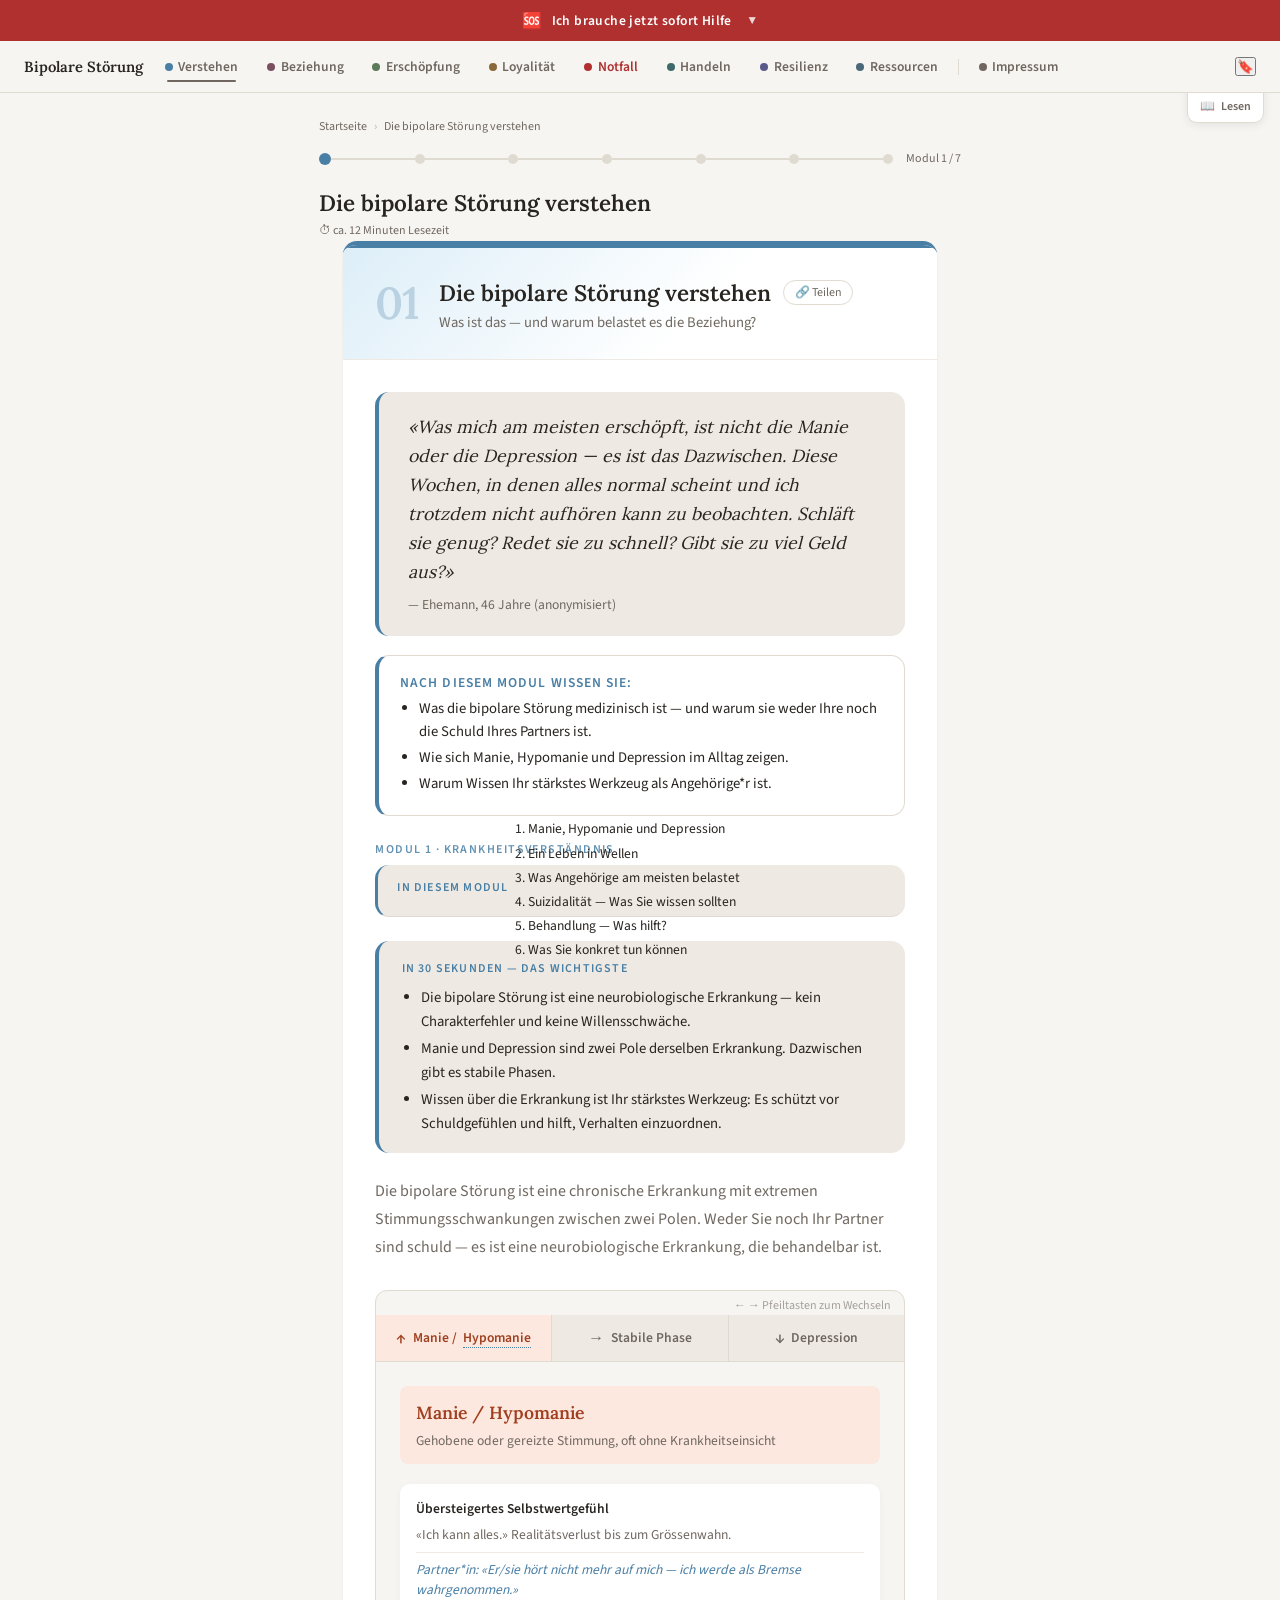
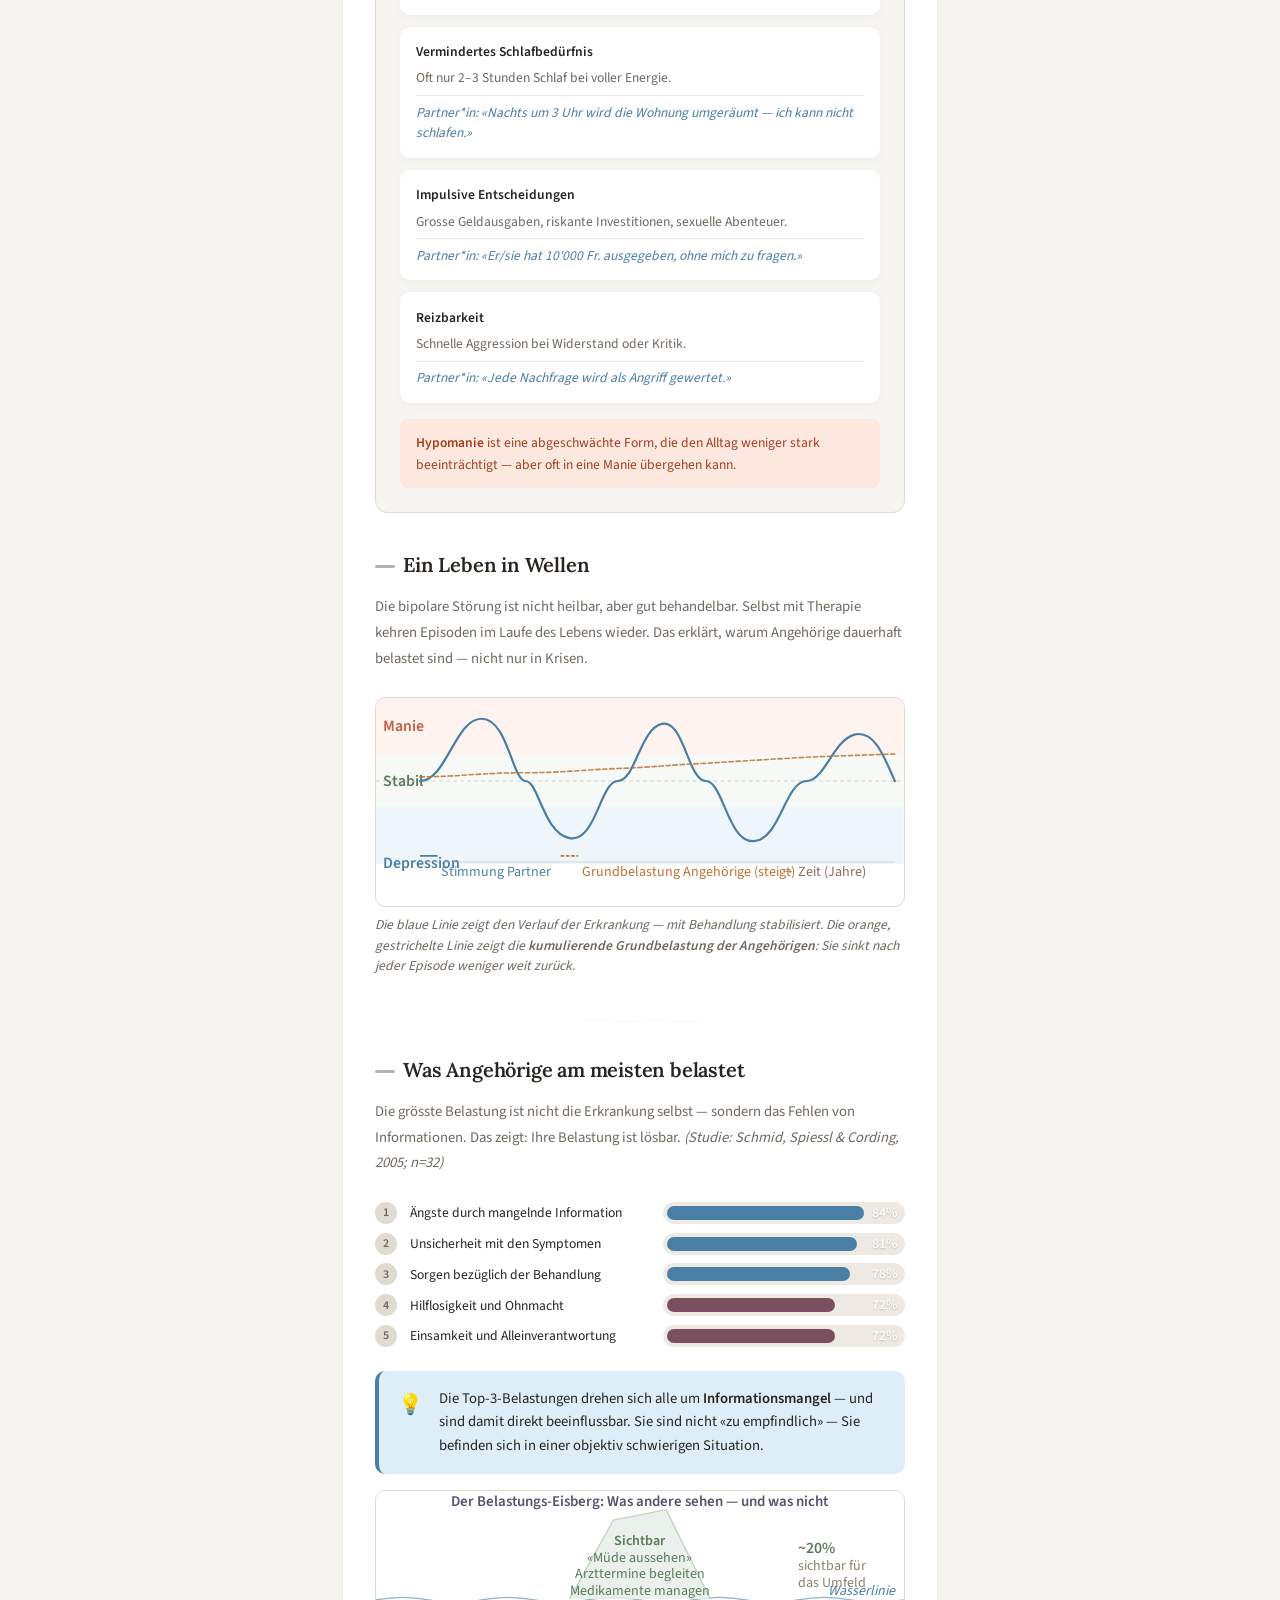
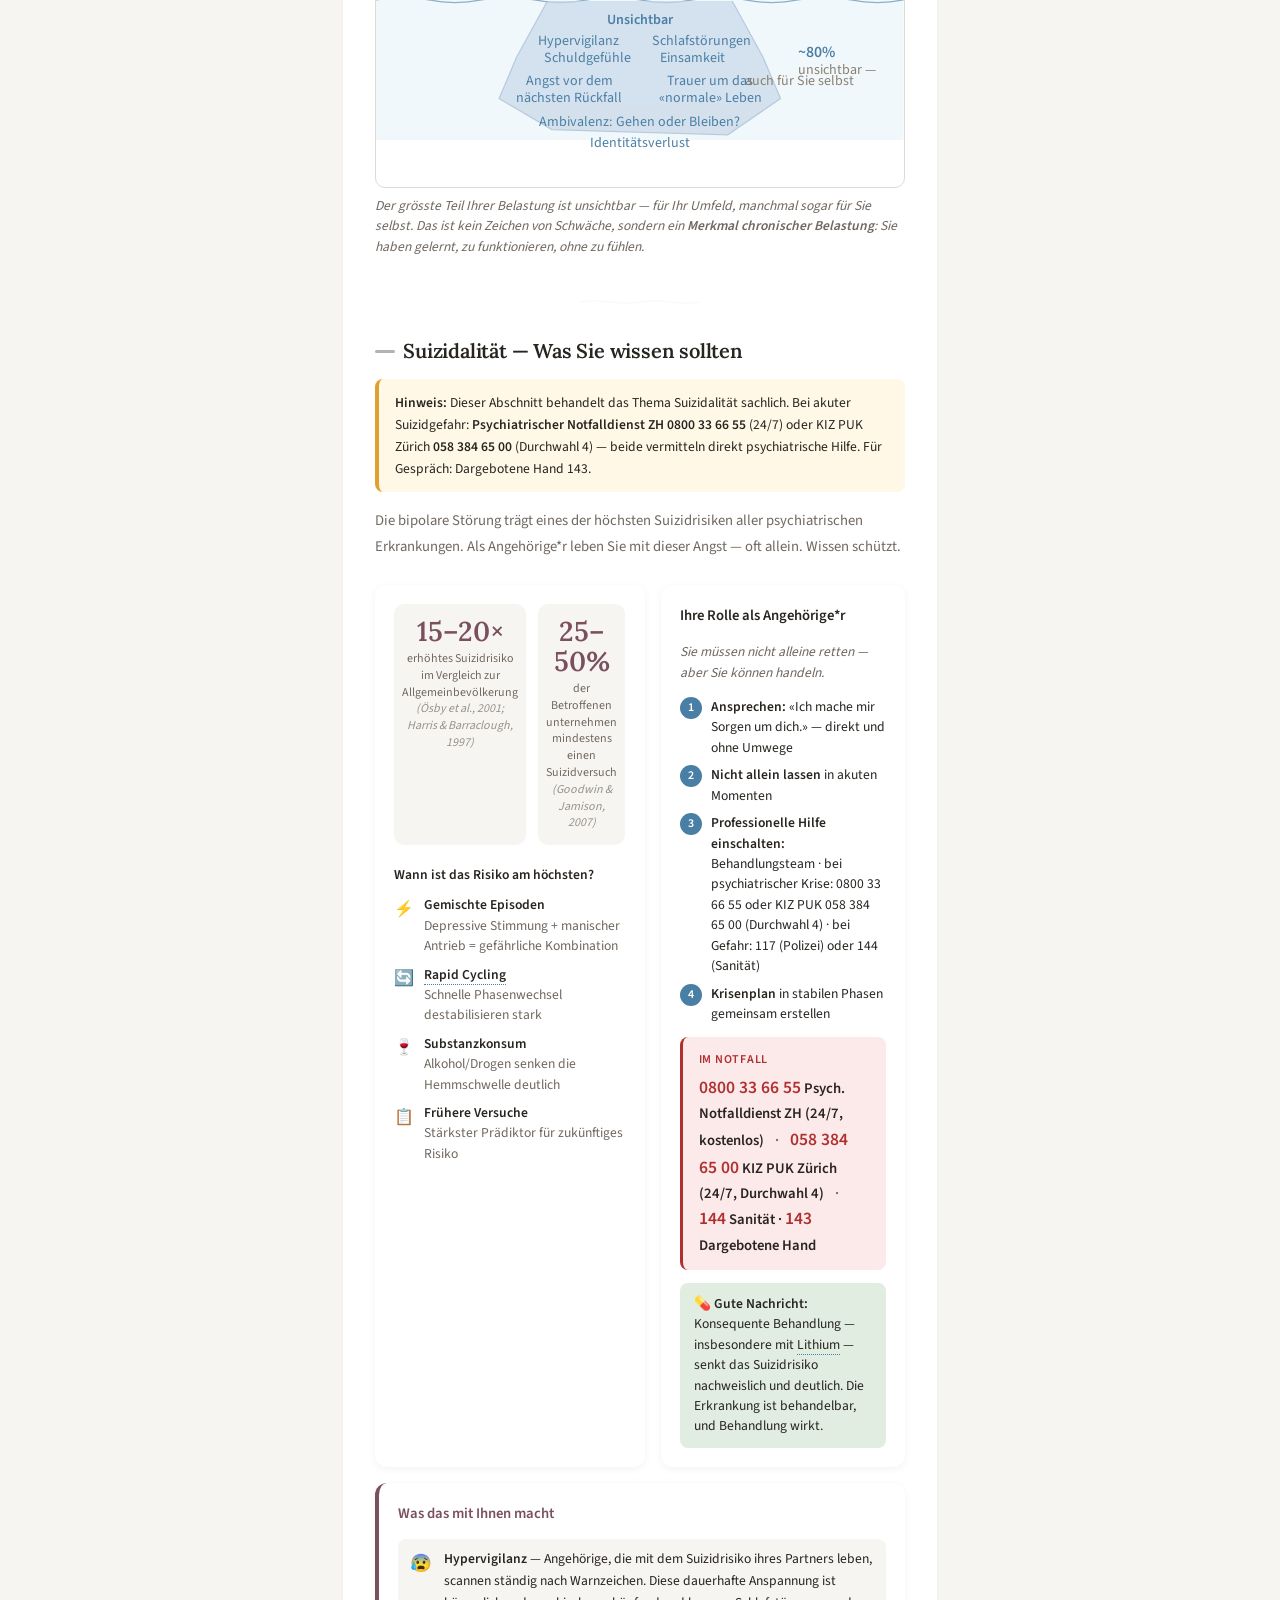
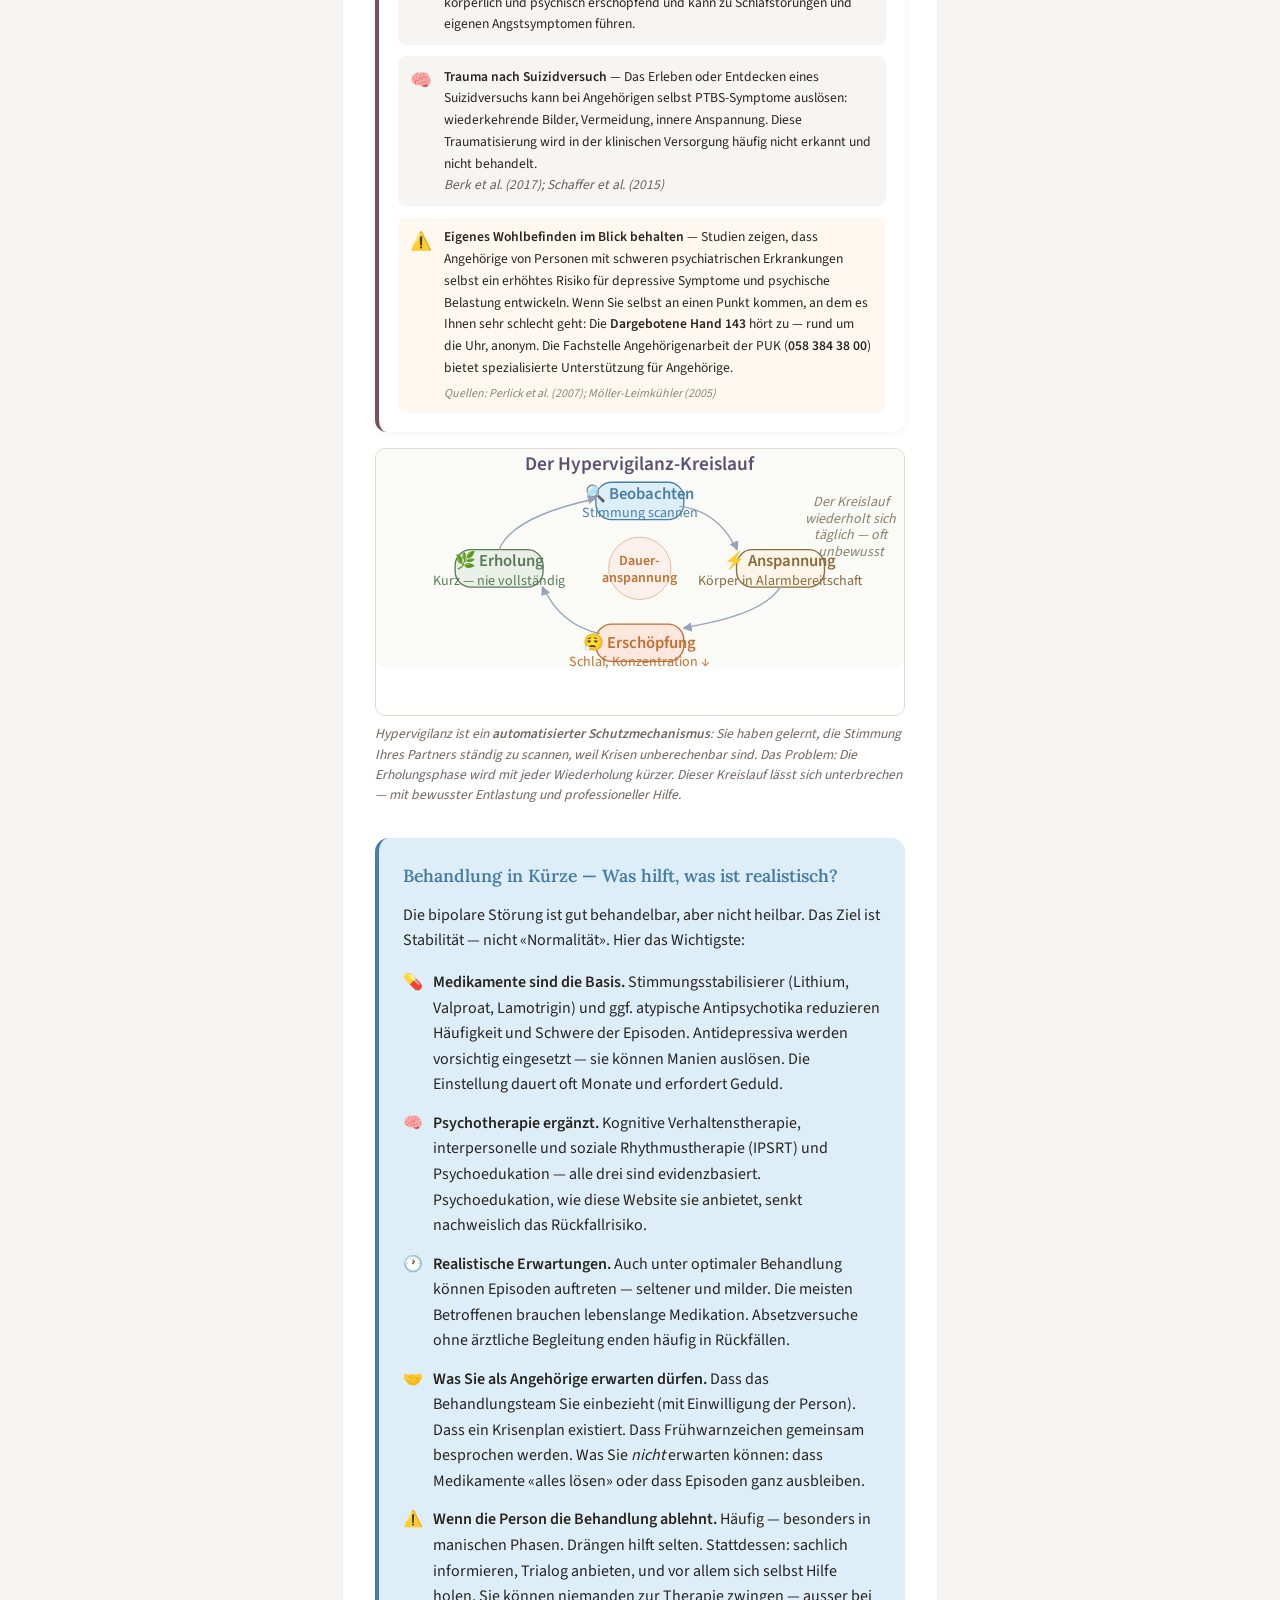
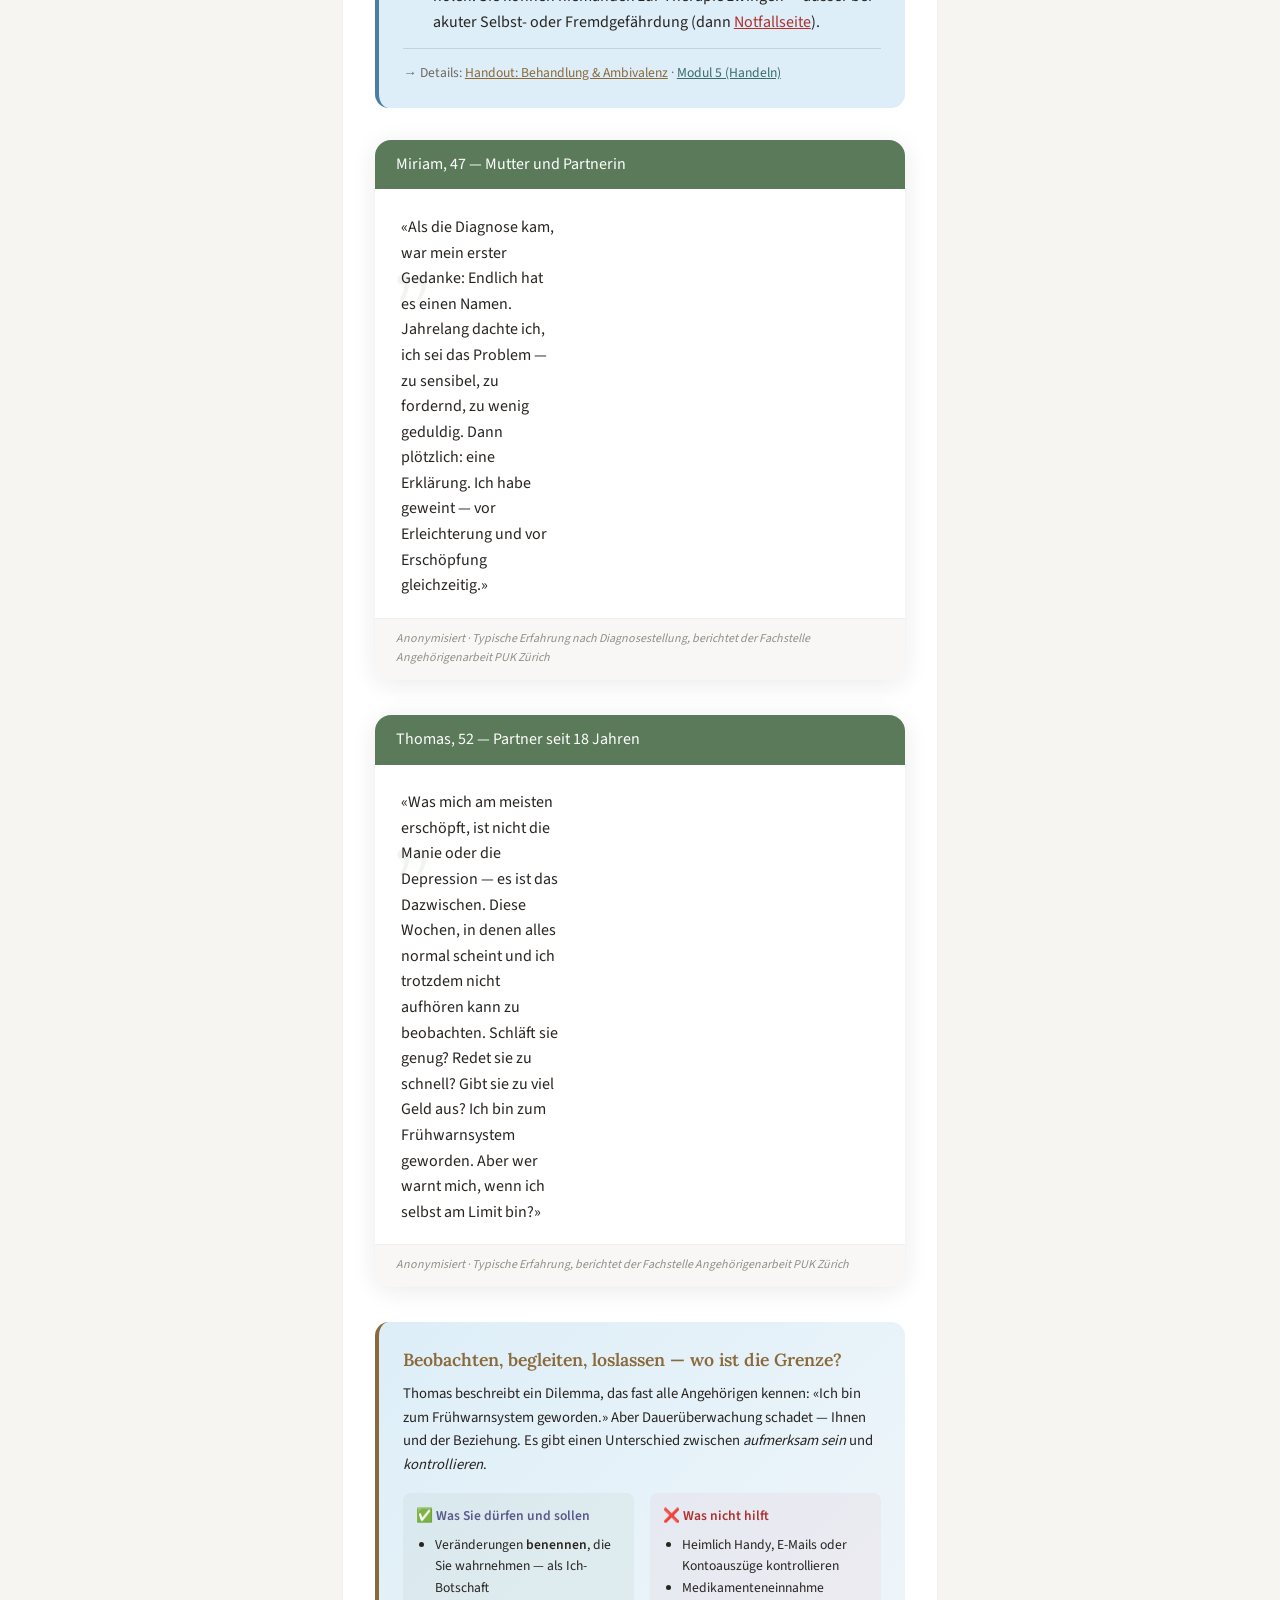
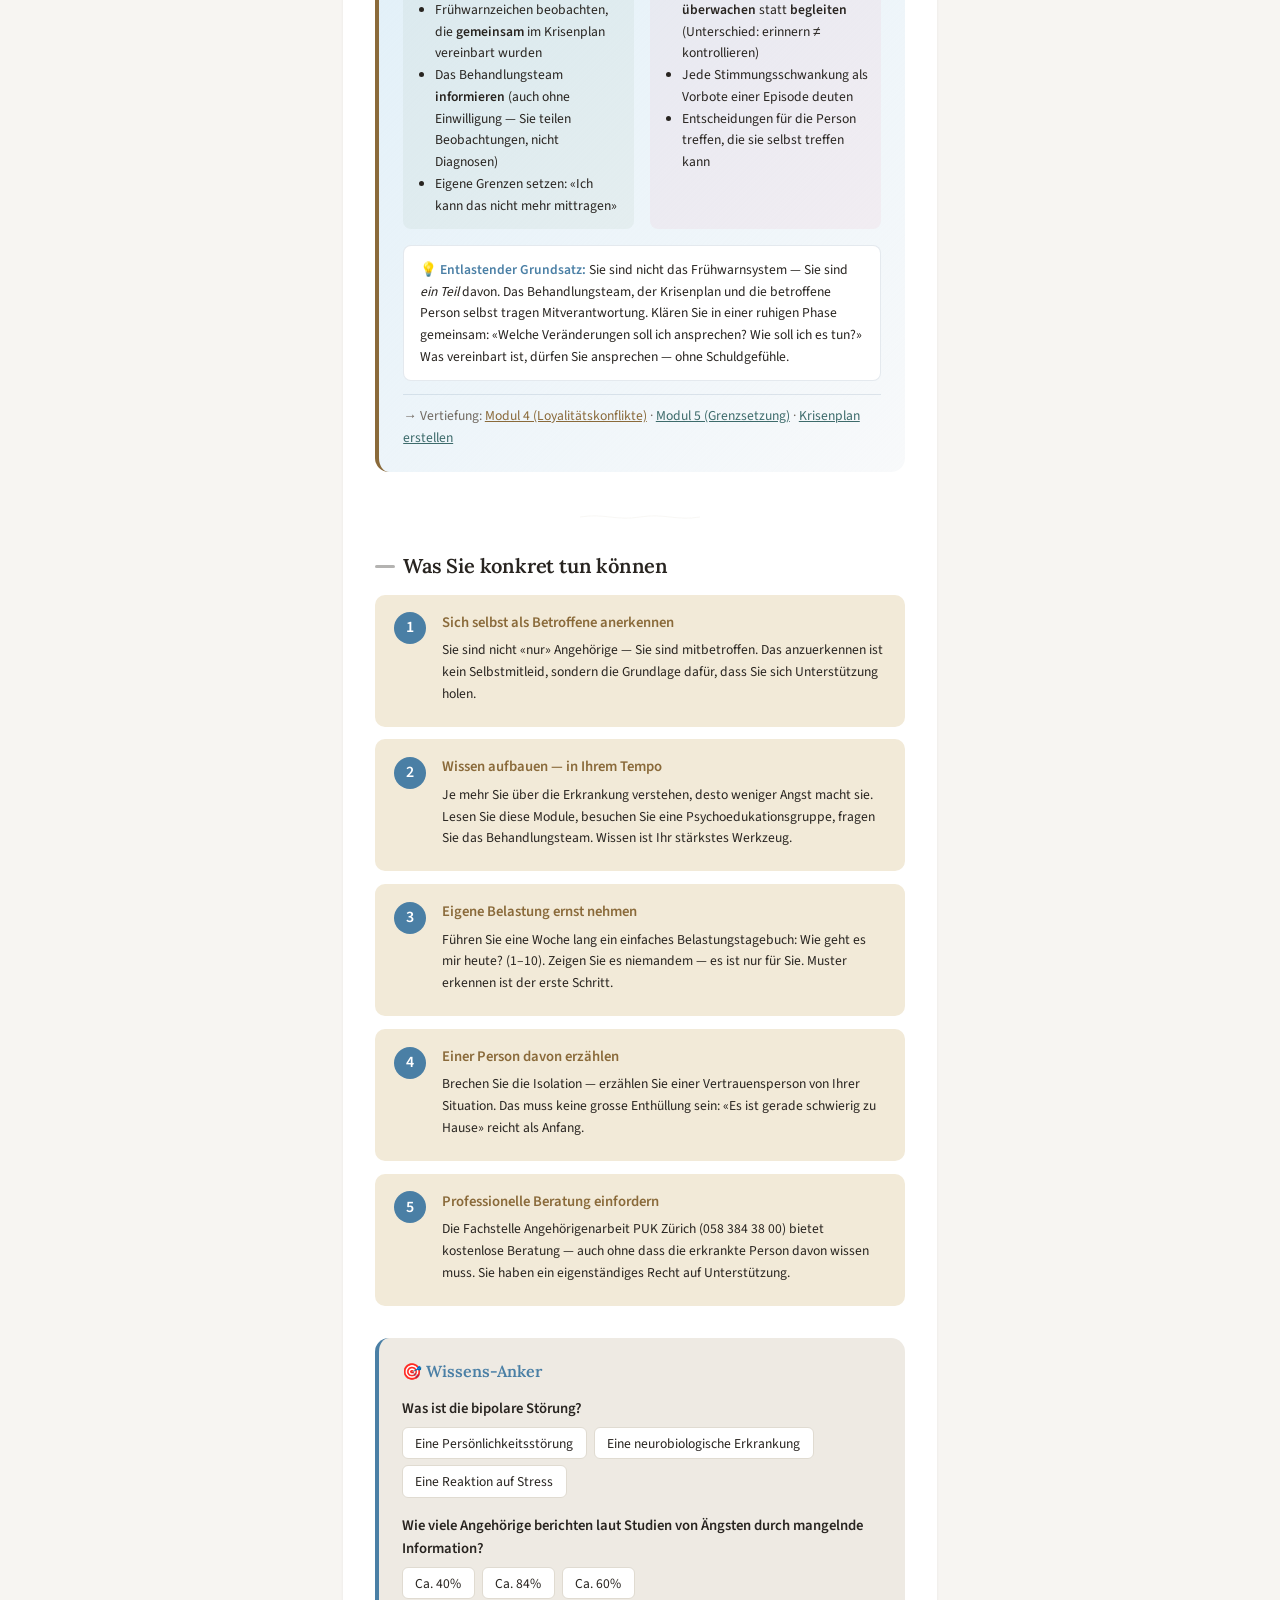
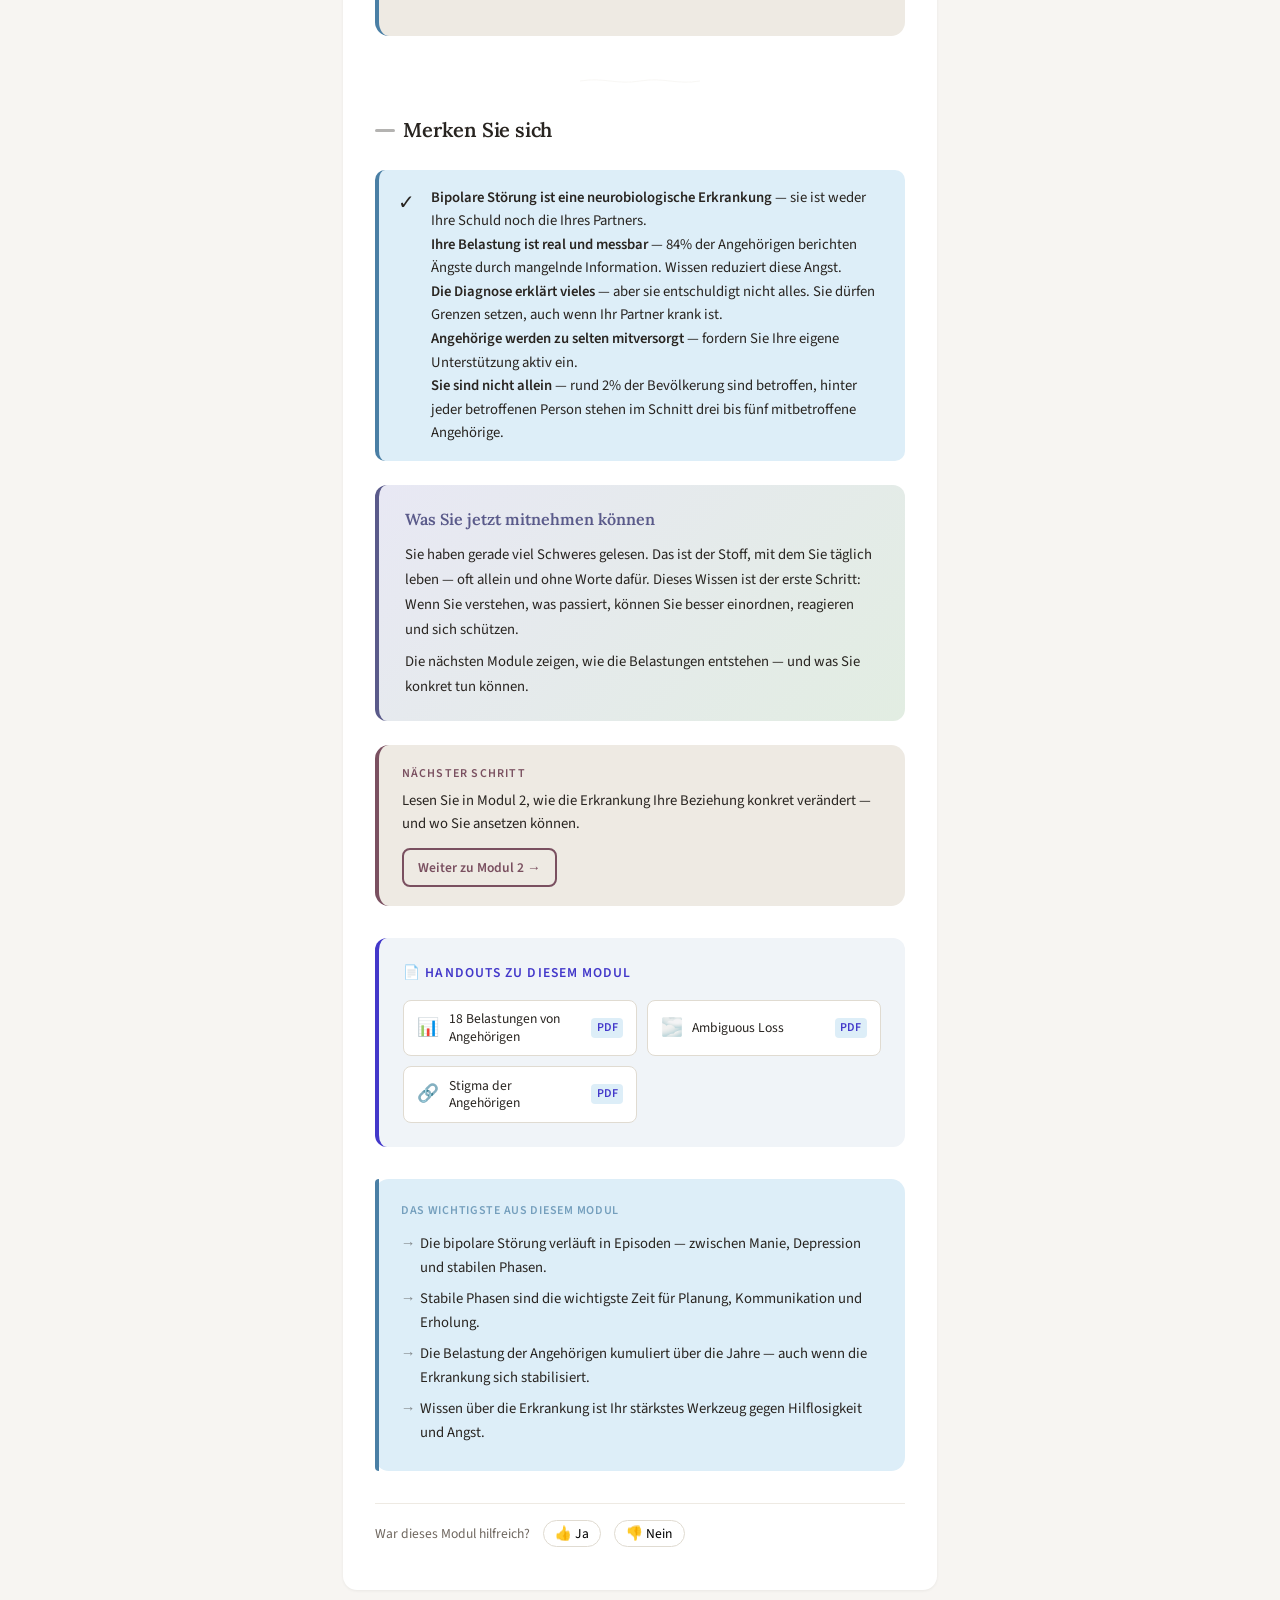
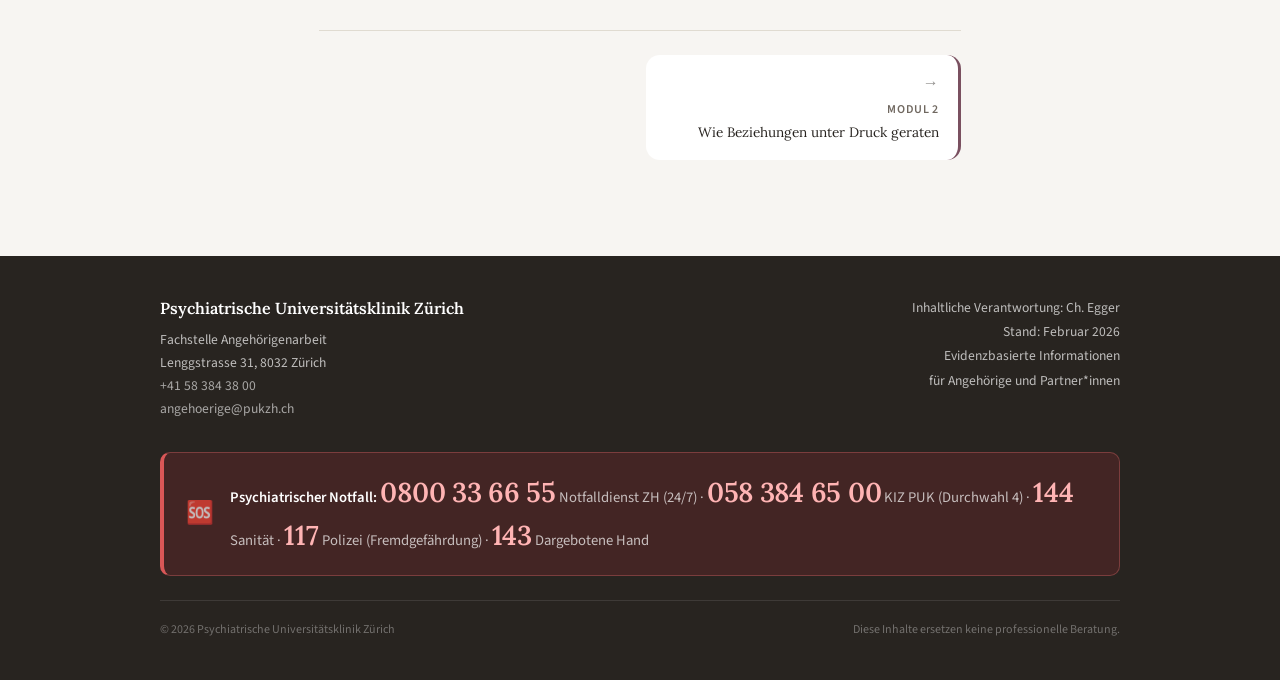
<file: modul/1/index.html>
<!DOCTYPE html>
<html lang="de">
<head>
<meta charset="UTF-8">
<meta name="viewport" content="width=device-width, initial-scale=1.0">
<title>Modul 1: Die bipolare Störung verstehen | PUK Zürich</title>
<meta name="description" content="Was die bipolare Störung ist, wie sie die Beziehung belastet — und warum Wissen Ihr stärkstes Werkzeug ist.">
<meta name="robots" content="index, follow">
<link rel="canonical" href="https://bipolar-angehoerige01.netlify.app/modul/1/">
<meta property="og:type" content="website">
<meta property="og:title" content="Modul 1: Die bipolare Störung verstehen">
<meta property="og:description" content="Was die bipolare Störung ist, wie sie die Beziehung belastet — und warum Wissen Ihr stärkstes Werkzeug ist.">
<meta property="og:url" content="https://bipolar-angehoerige01.netlify.app/modul/1/">
<meta property="og:locale" content="de_CH">
<meta property="og:site_name" content="Bipolare Störung – Psychoedukation für Angehörige">
<meta name="twitter:title" content="Modul 1: Die bipolare Störung verstehen">
<meta name="twitter:description" content="Was die bipolare Störung ist, wie sie die Beziehung belastet — und warum Wissen Ihr stärkstes Werkzeug ist.">
<link rel="icon" href="data:image/svg+xml,<svg xmlns='http://www.w3.org/2000/svg' viewBox='0 0 100 100'><text y='.9em' font-size='90'>🤝</text></svg>">
<style>
@font-face{font-family:'Lora';font-style:normal;font-weight:400;font-display:swap;src:url('/fonts/lora-v37-latin-regular.woff2') format('woff2');}
@font-face{font-family:'Lora';font-style:normal;font-weight:600;font-display:swap;src:url('/fonts/lora-v37-latin-600.woff2') format('woff2');}
@font-face{font-family:'Source Sans 3';font-style:normal;font-weight:400;font-display:swap;src:url('/fonts/source-sans-3-v19-latin-regular.woff2') format('woff2');}
@font-face{font-family:'Source Sans 3';font-style:normal;font-weight:600;font-display:swap;src:url('/fonts/source-sans-3-v19-latin-600.woff2') format('woff2');}
</style>
<link rel="preload" href="/fonts/source-sans-3-v19-latin-regular.woff2" as="font" type="font/woff2" crossorigin>
<link rel="preload" href="/fonts/lora-v37-latin-regular.woff2" as="font" type="font/woff2" crossorigin>
<link rel="stylesheet" href="/shared.css">
<meta property="og:image" content="https://bipolar-angehoerige01.netlify.app/images/og-m1.png">
<meta property="og:image:width" content="1200">
<meta property="og:image:height" content="630">
<meta name="twitter:card" content="summary_large_image">
<meta name="twitter:image" content="https://bipolar-angehoerige01.netlify.app/images/og-m1.png">
<script type="application/ld+json">
{
  "@context": "https://schema.org",
  "@type": "Article",
  "headline": "Die bipolare Störung verstehen",
  "description": "Was die bipolare Störung ist, wie sie die Beziehung belastet — und warum Wissen Ihr stärkstes Werkzeug ist.",
  "url": "https://bipolar-angehoerige01.netlify.app/modul/1/",
  "inLanguage": "de-CH",
  "isPartOf": {
    "@type": "MedicalWebPage",
    "name": "Bipolare Störung — Psychoedukation für Angehörige",
    "url": "https://bipolar-angehoerige01.netlify.app/"
  },
  "publisher": {
    "@type": "Hospital",
    "name": "Psychiatrische Universitätsklinik Zürich (PUK)"
  }
}
</script>
<link rel="manifest" href="/manifest.json">
</head>
<body>
<a class="skip-link" href="#module-content">Direkt zum Inhalt</a>
<div id="progress-bar"></div>
<button aria-controls="notfall-banner" aria-expanded="false" id="notfall-trigger" onclick="toggleNotfall(this)" title="Notfall-Informationen ein-/ausblenden">
<span class="nt-icon">🆘</span>
  Ich brauche jetzt sofort Hilfe
  <span class="nt-chevron">▼</span>
</button>
<div aria-label="Notfall-Informationen" id="notfall-banner" role="region">
<div class="notfall-content">
<!-- Situation 1: Fremdgefährdung -->
<div class="notfall-situation">
<div class="notfall-sit-label">🚨 Akute Gefahr — Ihr Partner gefährdet sich oder andere</div>
<div class="notfall-nums">
<div class="notfall-num-card notfall-priority">
<span class="notfall-num-label">Polizei</span>
<a href="tel:117">117</a>
<span class="notfall-num-sub">Bei Fremdgefährdung oder wenn Sie sich selbst nicht mehr sicher fühlen</span>
</div>
<div class="notfall-num-card notfall-priority">
<span class="notfall-num-label">Sanität / Notfall</span>
<a href="tel:144">144</a>
<span class="notfall-num-sub">Bei akuter Suizidgefahr oder medizinischem Notfall — koordiniert alle weiteren Schritte</span>
</div>
</div>
</div>
<!-- Situation 2: Psychiatrische Krise -->
<div class="notfall-situation">
<div class="notfall-sit-label">⚠️ Psychiatrische Krise — Suizidgedanken oder schwere Episode</div>
<div class="notfall-nums">
<div class="notfall-num-card">
<span class="notfall-num-label">Psychiatrischer Notfalldienst ZH</span>
<a href="tel:0800336655">0800 33 66 55</a>
<span class="notfall-num-sub">24/7 · kostenlos · Kanton Zürich<br/>Vermittelt Notfallpsychiater*in nach Hause oder in die Klinik</span>
</div>
<div class="notfall-num-card">
<span class="notfall-num-label">KIZ — PUK Zürich</span>
<a href="tel:+41583846500">058 384 65 00</a>
<span class="notfall-num-sub">24/7 · Durchwahl 4 · Militärstrasse 8<br/>Krisenintervention: telefonisch, ambulant oder stationär (bis 7 Tage)</span>
</div>
<div class="notfall-num-card">
<span class="notfall-num-label">KIZ — IPW Winterthur</span>
<a href="tel:0522643700">052 264 37 00</a>
<span class="notfall-num-sub">24/7 · Region Winterthur-Unterland<br/>Krisenintervention ambulant und stationär</span>
</div>
</div>
</div>
<!-- Situation 3: Sie selbst brauchen Unterstützung -->
<div class="notfall-situation">
<div class="notfall-sit-label">💬 Sie selbst sind am Limit — Gespräch und Orientierung</div>
<div class="notfall-nums">
<div class="notfall-num-card">
<span class="notfall-num-label">Dargebotene Hand</span>
<a href="tel:143">143</a>
<span class="notfall-num-sub">24/7 · anonym · kostenlos<br/>Zuhören, Entlasten, Weiterverweisen — auch für Angehörige</span>
</div>
<div class="notfall-num-card">
<span class="notfall-num-label">Fachstelle Angehörige PUK</span>
<a href="tel:+41583843800">058 384 38 00</a>
<span class="notfall-num-sub">Mo–Fr · kostenlos · vertraulich<br/>Spezialisierte Beratung für Angehörige</span>
</div>
<div class="notfall-num-card">
<span class="notfall-num-label">Pro Mente Sana</span>
<a href="tel:0848800858">0848 800 858</a>
<span class="notfall-num-sub">Mo/Di/Do 9–12 Uhr, Do 14–17 Uhr, Di/Mi 16:30–19:30 Uhr<br/>Psychosoziale und rechtliche Beratung für Angehörige</span>
</div>
</div>
</div>
<div class="notfall-hinweis">
<strong>Hinweis für Angehörige:</strong> Bei konkreten Suizidgedanken Ihres Partners ist die Dargebotene Hand 143 ein erster Schritt — aber nicht das einzige Mittel. Der psychiatrische Notfalldienst (0800 33 66 55) oder das KIZ können psychiatrische Fachpersonen direkt einbeziehen und eine Einschätzung vor Ort ermöglichen.
    </div>
<button class="notfall-close" aria-label="Notfall-Banner schliessen" onclick="toggleNotfall(document.getElementById('notfall-trigger'))">Schliessen</button>
</div>
</div>
<nav>
<div class="nav-logo">
<a href="/" class="link-plain">
<span class="nav-logo-text">Bipolare Störung</span>
</a>
</div>
<div class="nav-links" id="nav-links">
<a class="nav-btn fw-bold" href="/modul/1/" aria-current="page">
<span class="nb-dot d1"></span>
      Verstehen
    </a>
<a class="nav-btn" href="/modul/2/">
<span class="nb-dot d2"></span>
      Beziehung
    </a>
<a class="nav-btn" href="/modul/3/">
<span class="nb-dot d3"></span>
      Erschöpfung
    </a>
<a class="nav-btn" href="/modul/4/">
<span class="nb-dot d4"></span>
      Loyalität
    </a>
<a class="nav-btn text-danger" href="/notfall/">
<span class="nb-dot d-danger"></span>
      Notfall
    </a>
<a class="nav-btn" href="/modul/5/">
<span class="nb-dot d5"></span>
      Handeln
    </a>
<a class="nav-btn" href="/modul/6/">
<span class="nb-dot d6"></span>
      Resilienz
    </a>
<a class="nav-btn" href="/modul/7/">
<span class="nb-dot d7"></span>
      Ressourcen
    </a>
<div class="nav-divider"></div>
<a class="nav-btn" href="/impressum/">
<span class="nb-dot d-muted"></span>
      Impressum
    </a>
</div>
<div class="nav-controls">
<button class="nav-bookmark" id="nav-bookmark" onclick="toggleBookmarks()" title="Lesezeichen">🔖</button>
<div class="bookmark-panel" id="bookmark-panel">
<div class="bp-title">🔖 Lesezeichen</div>
<div id="bookmark-list">Noch keine Lesezeichen gesetzt.</div>
</div>
</div>
<button class="hamburger" id="hamburger" onclick="toggleNav()" aria-label="Menü öffnen" title="Menü">
<span></span><span></span><span></span>
</button>
</nav>
<div id="view-controls">
<button id="font-toggle" onclick="toggleFont()" title="Schriftgrösse">A <span id="font-state">A+</span></button>
<button id="readmode-toggle" onclick="toggleReadmode()" title="Lesemodus">📖 <span id="rm-state">Lesen</span></button>
</div>
<button aria-label="Weiterlesen ab letzter Position" id="continue-reading"></button>
<button aria-label="Nach oben scrollen" id="back-to-top" onclick="scrollToTop()" title="Nach oben">↑</button>
<main>
<div class="module-top" style="--module-color:var(--m1)">
<div class="breadcrumb"><a href="/">Startseite</a> <span class="bc-sep">›</span> <span>Die bipolare Störung verstehen</span></div>
<div class="page-dots">
<div class="pd-track">
<a href="/modul/1/" class="pd-dot pd-current bg-m1" title="Modul 1"></a>
<span class="pd-line"></span>
<a href="/modul/2/" class="pd-dot"  title="Modul 2"></a>
<span class="pd-line"></span>
<a href="/modul/3/" class="pd-dot"  title="Modul 3"></a>
<span class="pd-line"></span>
<a href="/modul/4/" class="pd-dot"  title="Modul 4"></a>
<span class="pd-line"></span>
<a href="/modul/5/" class="pd-dot"  title="Modul 5"></a>
<span class="pd-line"></span>
<a href="/modul/6/" class="pd-dot"  title="Modul 6"></a>
<span class="pd-line"></span>
<a href="/modul/7/" class="pd-dot"  title="Modul 7"></a>
</div>
<span class="pd-label">Modul 1 / 7</span>
</div>
<h1 class="module-top-title">Die bipolare Störung verstehen</h1>
<p class="module-readtime">⏱ ca. 12 Minuten Lesezeit</p>
</div>
<div class="subpage-content" id="module-content">
<section class="module" id="m1">
<div class="module-card c1">
<div class="module-header">
<div class="module-number c1">01</div>
<div class="module-header-text">
<div class="module-h2-wrap"><h2>Die bipolare Störung verstehen</h2><button class="share-btn" onclick="shareSection('m1',this)" title="Link zu diesem Modul kopieren">🔗 Teilen</button></div>
<div class="module-subtitle">Was ist das — und warum belastet es die Beziehung?</div>
</div>
</div>
<div class="module-body">
<div class="vignette" style="--module-color:var(--m1)">
<p class="vignette-text">«Was mich am meisten erschöpft, ist nicht die Manie oder die Depression — es ist das Dazwischen. Diese Wochen, in denen alles normal scheint und ich trotzdem nicht aufhören kann zu beobachten. Schläft sie genug? Redet sie zu schnell? Gibt sie zu viel Geld aus?»</p>
<p class="vignette-source">— Ehemann, 46 Jahre (anonymisiert)</p>
</div>

<div class="lernziele" style="--module-color:var(--m1)">
<p class="lernziele-label">Nach diesem Modul wissen Sie:</p>
<ul>
<li>Was die bipolare Störung medizinisch ist — und warum sie weder Ihre noch die Schuld Ihres Partners ist.</li>
<li>Wie sich Manie, Hypomanie und Depression im Alltag zeigen.</li>
<li>Warum Wissen Ihr stärkstes Werkzeug als Angehörige*r ist.</li>
</ul>
</div>

<span class="eyebrow" style="--module-color:var(--m1)">Modul 1 · Krankheitsverständnis</span>
<nav class="module-toc" aria-label="Inhalt dieses Moduls" style="--module-color:var(--m1)">
<p class="module-toc-title">In diesem Modul</p>
<ol>
<li>Manie, Hypomanie und Depression</li>
<li>Ein Leben in Wellen</li>
<li>Was Angehörige am meisten belastet</li>
<li>Suizidalität — Was Sie wissen sollten</li>
<li>Behandlung — Was hilft?</li>
<li>Was Sie konkret tun können</li>
</ol>
</nav>
<div class="kurzfassung" style="--module-color:var(--m1)">
<p class="kurzfassung-label">In 30 Sekunden — das Wichtigste</p>
<ul>
<li>Die bipolare Störung ist eine neurobiologische Erkrankung — kein Charakterfehler und keine Willensschwäche.</li>
<li>Manie und Depression sind zwei Pole derselben Erkrankung. Dazwischen gibt es stabile Phasen.</li>
<li>Wissen über die Erkrankung ist Ihr stärkstes Werkzeug: Es schützt vor Schuldgefühlen und hilft, Verhalten einzuordnen.</li>
</ul>
</div>
<!-- Intro -->
<p class="m-intro">Die bipolare Störung ist eine chronische Erkrankung mit extremen Stimmungsschwankungen zwischen zwei Polen. Weder Sie noch Ihr Partner sind schuld — es ist eine neurobiologische Erkrankung, die behandelbar ist.</p>
<!-- ── Interaktiv: Manie vs. Depression ── -->
<div class="pole-toggle-wrap">
<div class="keyboard-hint">← → Pfeiltasten zum Wechseln</div>
<div class="pole-tabs" role="tablist">
<button class="pole-tab active" data-pole="manie" onclick="showPole('manie')" role="tab" aria-label="Manie und Hypomanie anzeigen">
<span class="pole-arrow">↑</span> Manie / <span class="tt" tabindex="0">Hypomanie<span class="tt-box">Abgeschwächte Form der Manie: erhöhte Energie, weniger Schlaf, gesteigerter Antrieb — aber ohne schwere Beeinträchtigung des Alltags. Kann unbemerkt in eine Manie übergehen.</span></span>
</button>
<button class="pole-tab" data-pole="stabil" onclick="showPole('stabil')" role="tab" aria-label="Stabile Phase anzeigen">
<span class="pole-arrow">→</span> Stabile Phase
          </button>
<button class="pole-tab" data-pole="depression" onclick="showPole('depression')" role="tab" aria-label="Depression anzeigen">
<span class="pole-arrow">↓</span> Depression
          </button>
</div>
<!-- Manie -->
<div class="pole-panel" id="pole-manie">
<div class="pole-header manie">
<div class="pole-title">Manie / Hypomanie</div>
<div class="pole-sub">Gehobene oder gereizte Stimmung, oft ohne Krankheitseinsicht</div>
</div>
<div class="symptom-grid">
<div class="symptom-card">
<div class="sym-label">Übersteigertes Selbstwertgefühl</div>
<div class="sym-betroffene">«Ich kann alles.» Realitätsverlust bis zum Grössenwahn.</div>
<div class="sym-partner">Partner*in: «Er/sie hört nicht mehr auf mich — ich werde als Bremse wahrgenommen.»</div>
</div>
<div class="symptom-card">
<div class="sym-label">Vermindertes Schlafbedürfnis</div>
<div class="sym-betroffene">Oft nur 2–3 Stunden Schlaf bei voller Energie.</div>
<div class="sym-partner">Partner*in: «Nachts um 3 Uhr wird die Wohnung umgeräumt — ich kann nicht schlafen.»</div>
</div>
<div class="symptom-card">
<div class="sym-label">Impulsive Entscheidungen</div>
<div class="sym-betroffene">Grosse Geldausgaben, riskante Investitionen, sexuelle Abenteuer.</div>
<div class="sym-partner">Partner*in: «Er/sie hat 10'000 Fr. ausgegeben, ohne mich zu fragen.»</div>
</div>
<div class="symptom-card">
<div class="sym-label">Reizbarkeit</div>
<div class="sym-betroffene">Schnelle Aggression bei Widerstand oder Kritik.</div>
<div class="sym-partner">Partner*in: «Jede Nachfrage wird als Angriff gewertet.»</div>
</div>
</div>
<div class="pole-note manie-note">
<strong>Hypomanie</strong> ist eine abgeschwächte Form, die den Alltag weniger stark beeinträchtigt — aber oft in eine Manie übergehen kann.
          </div>
</div>
<!-- Stabil -->
<div class="pole-panel hidden" id="pole-stabil">
<div class="pole-header stabil">
<div class="pole-title">Stabile Phase (<span class="tt" tabindex="0">Euthymie<span class="tt-box">Stabile, ausgeglichene Stimmungslage — weder manisch noch depressiv. In der Euthymie ist die betroffene Person am ehesten «sie selbst».</span></span>)</div>
<div class="pole-sub">Ausgeglichene Stimmung — oft aber nicht vollständige Erholung</div>
</div>
<div class="symptom-grid">
<div class="symptom-card">
<div class="sym-label">Keine Episode — aber keine echte Pause</div>
<div class="sym-betroffene">Stabile Phasen sind wertvoll und wichtig für die Behandlung.</div>
<div class="sym-partner">Partner*in: «Ich warte immer auf den nächsten Einbruch — auch wenn es gerade gut geht.»</div>
</div>
<div class="symptom-card">
<div class="sym-label">Restsymptome möglich</div>
<div class="sym-betroffene">Zwischen Episoden können milde Symptome bestehen bleiben.</div>
<div class="sym-partner">Partner*in: «Ist diese gute Laune echt — oder schon der Beginn einer Manie?»</div>
</div>
<div class="symptom-card">
<div class="sym-label">Zeit für Krisenplanung</div>
<div class="sym-betroffene">Stabile Phasen sind der richtige Moment für wichtige Gespräche.</div>
<div class="sym-partner">Partner*in: «Jetzt können wir reden — über Grenzen, Vereinbarungen, Notfallplan.»</div>
</div>
</div>
<div class="pole-note stabil-note">
            Stabile Phasen sind <strong>«Friedenszeiten»</strong> — die wichtigste Zeit für Planung, Kommunikation und Erholung. Nutzen Sie sie bewusst.
          </div>
</div>
<!-- Depression -->
<div class="pole-panel hidden" id="pole-depression">
<div class="pole-header depression">
<div class="pole-title">Depression</div>
<div class="pole-sub">Lähmende Schwere — der Alltag wird zur unüberwindbaren Hürde</div>
</div>
<div class="symptom-grid">
<div class="symptom-card">
<div class="sym-label">Tiefe Traurigkeit und Antriebslosigkeit</div>
<div class="sym-betroffene">Gefühl der Leere, Hoffnungslosigkeit, bleierne Müdigkeit.</div>
<div class="sym-partner">Partner*in: «Nichts, was ich sage oder tue, hilft — ich fühle mich machtlos.»</div>
</div>
<div class="symptom-card">
<div class="sym-label">Sozialer Rückzug</div>
<div class="sym-betroffene">Isolation, kein Interesse an Hobbys oder Kontakten.</div>
<div class="sym-partner">Partner*in: «Wir sehen keine Freunde mehr — ich vereinsame mit.»</div>
</div>
<div class="symptom-card">
<div class="sym-label">Gedankenkreisen</div>
<div class="sym-betroffene">Konzentrationsstörungen, Schuldgefühle, manchmal Suizidgedanken.</div>
<div class="sym-partner">Partner*in: «Die Angst, dass er/sie sich etwas antut, lässt mich nicht schlafen.»</div>
</div>
<div class="symptom-card">
<div class="sym-label">Unerreichbarkeit</div>
<div class="sym-betroffene">Physisch anwesend, emotional hinter einer Glaswand.</div>
<div class="sym-partner">Partner*in: «Es ist, als würde man zusehen, wie der geliebte Mensch verschwindet.»</div>
</div>
</div>
<div class="pole-note depression-note">
            Bei Suizidgedanken: Nicht allein damit bleiben. <strong>Psychiatrischer Notfalldienst ZH: 0800 33 66 55</strong> (24/7, kostenlos) — vermittelt direkt psychiatrische Fachpersonen. Für Gespräch und Orientierung: Dargebotene Hand 143.
          </div>
</div>
</div>
<!-- ── Chronischer Verlauf ── -->
<div class="section-title-sm">Ein Leben in Wellen</div>
<p class="m-subtext">Die bipolare Störung ist nicht heilbar, aber gut behandelbar. Selbst mit Therapie kehren Episoden im Laufe des Lebens wieder. Das erklärt, warum Angehörige dauerhaft belastet sind — nicht nur in Krisen.</p>
<div class="wave-chart-wrap">
<svg aria-label="Wellenförmiger Verlauf der bipolaren Störung über die Zeit, mit Angehörigen-Belastungslinie" class="wave-chart" role="img" viewBox="0 0 600 237" xmlns="http://www.w3.org/2000/svg">
<!-- Hintergrund-Zonen -->
<rect fill="#fde8e0" height="64.9" opacity="0.5" rx="0" width="600" x="0" y="0.0"></rect>
<rect fill="#e8f0e8" height="59.0" opacity="0.4" rx="0" width="600" x="0" y="64.9"></rect>
<rect fill="#ddeef8" height="64.9" opacity="0.5" rx="0" width="600" x="0" y="123.9"></rect>
<!-- Labels Zonen -->
<text fill="#c06040" font-family="Source Sans 3, sans-serif" font-size="18" font-weight="600" x="8" y="37.8">Manie</text>
<text fill="#5a7a5a" font-family="Source Sans 3, sans-serif" font-size="18" font-weight="600" x="8" y="100.3">Stabil</text>
<text fill="#4a7fa5" font-family="Source Sans 3, sans-serif" font-size="18" font-weight="600" x="8" y="193.8">Depres­sion</text>
<!-- Mittellinie -->
<line stroke="#d0ccc6" stroke-dasharray="4,4" stroke-width="1" x1="0" x2="600" y1="94.4" y2="94.4"></line>
<!-- Stimmungswelle Partner (blau) -->
<path d="M50 94.4 C80 94.4 90 23.6 120 23.6 C150 23.6 155 94.4 170 94.4 C185 94.4 190 153.4 220 159.3 C250 165.2 255 94.4 275 94.4 C295 94.4 300 35.4 325 29.5 C350 23.6 355 94.4 375 94.4 C395 94.4 400 165.2 430 162.8 C460 160.5 465 94.4 490 94.4 C510 94.4 520 47.2 545 41.3 C565 37.8 575 59 590 94.4" fill="none" stroke="#4a7fa5" stroke-linecap="round" stroke-width="2.5"></path>
<!-- Angehörigen-Belastung (orange, steigt langsam) -->
<path d="M50 89.7 C90 89.7 120 85 170 85 C210 85 240 81.4 275 80.2 C310 79.1 340 75.5 375 74.3 C410 72 450 69.6 490 67.3 C520 66.1 555 64.9 590 63.7" fill="none" opacity="0.85" stroke="#c07030" stroke-dasharray="5,3" stroke-linecap="round" stroke-width="1.8"></path>
<!-- Legende -->
<line stroke="#4a7fa5" stroke-width="2" x1="50" x2="70" y1="179.4" y2="179.4"></line>
<text fill="#4a7fa5" font-family="Source Sans 3, sans-serif" font-size="16" x="74" y="201.9">Stimmung Partner</text>
<line stroke="#c07030" stroke-dasharray="4,2" stroke-width="2" x1="210" x2="230" y1="179.4" y2="179.4"></line>
<text fill="#c07030" font-family="Source Sans 3, sans-serif" font-size="16" x="234" y="201.9">Grundbelastung Angehörige (steigt)</text>
<!-- Zeitachse -->
<line stroke="#b0a898" stroke-width="0.5" x1="50" x2="590" y1="186.4" y2="186.4"></line>
<text fill="#906858" font-family="Source Sans 3, sans-serif" font-size="16" x="460" y="201.9">→ Zeit (Jahre)</text>
</svg>
<div class="wave-caption">Die blaue Linie zeigt den Verlauf der Erkrankung — mit Behandlung stabilisiert. Die orange, gestrichelte Linie zeigt die <strong>kumulierende Grundbelastung der Angehörigen</strong>: Sie sinkt nach jeder Episode weniger weit zurück.</div>
</div>
<!-- ── 5 häufigste Belastungen ── -->
<div class="section-wave" aria-hidden="true"><svg viewBox="0 0 200 8" preserveAspectRatio="none"><path d="M0,4 C40,0 60,8 100,4 C140,0 160,8 200,4" fill="none" stroke="currentColor" stroke-width="0.5"/></svg></div>
<div class="section-title-sm">Was Angehörige am meisten belastet</div>
<p class="m-subtext">Die grösste Belastung ist nicht die Erkrankung selbst — sondern das Fehlen von Informationen. Das zeigt: Ihre Belastung ist lösbar. <em>(Studie: Schmid, Spiessl &amp; Cording, 2005; n=32)</em></p>
<div class="burden-bars">
<div class="burden-bar-row">
<div class="burden-rank">1</div>
<div class="burden-label">Ängste durch mangelnde Information</div>
<div class="burden-bar-wrap">
<div class="burden-bar" style="width:84.4%;background:var(--m1)"></div>
<span class="burden-pct">84%</span>
</div>
</div>
<div class="burden-bar-row">
<div class="burden-rank">2</div>
<div class="burden-label">Unsicherheit mit den Symptomen</div>
<div class="burden-bar-wrap">
<div class="burden-bar" style="width:81.3%;background:var(--m1)"></div>
<span class="burden-pct">81%</span>
</div>
</div>
<div class="burden-bar-row">
<div class="burden-rank">3</div>
<div class="burden-label">Sorgen bezüglich der Behandlung</div>
<div class="burden-bar-wrap">
<div class="burden-bar" style="width:78.3%;background:var(--m1)"></div>
<span class="burden-pct">78%</span>
</div>
</div>
<div class="burden-bar-row">
<div class="burden-rank">4</div>
<div class="burden-label">Hilflosigkeit und Ohnmacht</div>
<div class="burden-bar-wrap">
<div class="burden-bar" style="width:71.9%;background:var(--m2)"></div>
<span class="burden-pct">72%</span>
</div>
</div>
<div class="burden-bar-row">
<div class="burden-rank">5</div>
<div class="burden-label">Einsamkeit und Alleinverantwortung</div>
<div class="burden-bar-wrap">
<div class="burden-bar" style="width:71.9%;background:var(--m2)"></div>
<span class="burden-pct">72%</span>
</div>
</div>
</div>
<div class="m-insight">
<div class="insight-icon">💡</div>
<div>Die Top-3-Belastungen drehen sich alle um <strong>Informationsmangel</strong> — und sind damit direkt beeinflussbar. Sie sind nicht «zu empfindlich» — Sie befinden sich in einer objektiv schwierigen Situation.</div>
</div>
<!-- SVG: Belastungs-Eisberg -->
<div class="wave-chart-wrap mt-md">
<svg aria-label="Eisberg-Metapher: Sichtbare Belastungen über der Wasserlinie, unsichtbare darunter — das meiste ist unsichtbar" class="viz-svg" role="img" viewBox="0 0 600 337" xmlns="http://www.w3.org/2000/svg">
<!-- Water -->
<rect fill="#ddeef8" height="159.3" opacity="0.4" rx="0" width="600" x="0" y="123.9"></rect>
<!-- Waterline -->
<path d="M0 123.9 Q30 118 60 123.9 Q90 129.8 120 123.9 Q150 118 180 123.9 Q210 129.8 240 123.9 Q270 118 300 123.9 Q330 129.8 360 123.9 Q390 118 420 123.9 Q450 129.8 480 123.9 Q510 118 540 123.9 Q570 129.8 600 123.9" fill="none" opacity="0.6" stroke="#4a7fa5" stroke-width="1.5"></path>
<text fill="#4a7fa5" font-family="Source Sans 3, sans-serif" font-size="16" font-style="italic" text-anchor="end" x="590" y="118.0">Wasserlinie</text>
<!-- Iceberg above water (visible) -->
<path d="M220 122.7 L270 33 L330 21.2 L380 122.7" fill="#e8f0e8" opacity="0.9" stroke="#b8d0b8" stroke-width="1.5"></path>
<!-- Iceberg below water (invisible - much larger) -->
<path d="M195 125.1 L160 188.8 L140 236 L200 271.4 L400 277.3 L460 236 L440 188.8 L405 125.1" fill="#c8d8e8" opacity="0.7" stroke="#a0b8d0" stroke-width="1.5"></path>
<!-- Title -->
<text fill="#5a5070" font-family="Source Sans 3, sans-serif" font-size="17" font-weight="600" text-anchor="middle" x="300" y="16.5">Der Belastungs-Eisberg: Was andere sehen — und was nicht</text>
<!-- Visible labels (above water) -->
<text fill="#5a7a5a" font-family="Source Sans 3, sans-serif" font-size="16" font-weight="600" text-anchor="middle" x="300" y="61.4">Sichtbar</text>
<text fill="#5a7a5a" font-family="Source Sans 3, sans-serif" font-size="16" text-anchor="middle" x="300" y="80.4">«Müde aussehen»</text>
<text fill="#5a7a5a" font-family="Source Sans 3, sans-serif" font-size="16" text-anchor="middle" x="300" y="99.4">Arzttermine begleiten</text>
<text fill="#5a7a5a" font-family="Source Sans 3, sans-serif" font-size="16" text-anchor="middle" x="300" y="118.4">Medikamente managen</text>
<!-- Invisible labels (below water) -->
<text fill="#4a7fa5" font-family="Source Sans 3, sans-serif" font-size="16" font-weight="600" text-anchor="middle" x="300" y="151.0">Unsichtbar</text>
<text fill="#4a7fa5" font-family="Source Sans 3, sans-serif" font-size="16" text-anchor="middle" x="230" y="174.6">Hypervigilanz</text>
<text fill="#4a7fa5" font-family="Source Sans 3, sans-serif" font-size="16" text-anchor="middle" x="370" y="174.6">Schlafstörungen</text>
<text fill="#4a7fa5" font-family="Source Sans 3, sans-serif" font-size="16" text-anchor="middle" x="240" y="194.7">Schuldgefühle</text>
<text fill="#4a7fa5" font-family="Source Sans 3, sans-serif" font-size="16" text-anchor="middle" x="360" y="194.7">Einsamkeit</text>
<text fill="#4a7fa5" font-family="Source Sans 3, sans-serif" font-size="16" text-anchor="middle" x="220" y="221.1">Angst vor dem</text>
<text fill="#4a7fa5" font-family="Source Sans 3, sans-serif" font-size="16" text-anchor="middle" x="220" y="240.1">nächsten Rückfall</text>
<text fill="#4a7fa5" font-family="Source Sans 3, sans-serif" font-size="16" text-anchor="middle" x="380" y="221.1">Trauer um das</text>
<text fill="#4a7fa5" font-family="Source Sans 3, sans-serif" font-size="16" text-anchor="middle" x="380" y="240.1">«normale» Leben</text>
<text fill="#4a7fa5" font-family="Source Sans 3, sans-serif" font-size="16" text-anchor="middle" x="300" y="266.8">Ambivalenz: Gehen oder Bleiben?</text>
<text fill="#4a7fa5" font-family="Source Sans 3, sans-serif" font-size="16" text-anchor="middle" x="300" y="291.2">Identitätsverlust</text>
<!-- Percentage annotations -->
<text fill="#5a7a5a" font-family="Source Sans 3, sans-serif" font-size="18" font-weight="600" x="480" y="70.8">~20%</text>
<text fill="#8a8070" font-family="Source Sans 3, sans-serif" font-size="16" x="480" y="90.4">sichtbar für</text>
<text fill="#8a8070" font-family="Source Sans 3, sans-serif" font-size="16" x="480" y="109.4">das Umfeld</text>
<text fill="#4a7fa5" font-family="Source Sans 3, sans-serif" font-size="18" font-weight="600" x="480" y="188.8">~80%</text>
<text fill="#8a8070" font-family="Source Sans 3, sans-serif" font-size="16" x="480" y="208.4">unsichtbar —</text>
<text fill="#8a8070" font-family="Source Sans 3, sans-serif" font-size="16" x="420" y="221.1">auch für Sie selbst</text>
</svg>
<div class="wave-caption">Der grösste Teil Ihrer Belastung ist unsichtbar — für Ihr Umfeld, manchmal sogar für Sie selbst. Das ist kein Zeichen von Schwäche, sondern ein <strong>Merkmal chronischer Belastung</strong>: Sie haben gelernt, zu funktionieren, ohne zu fühlen.</div>
</div>
<!-- ── Suizidalität ── -->
<div class="section-wave" aria-hidden="true"><svg viewBox="0 0 200 8" preserveAspectRatio="none"><path d="M0,4 C40,0 60,8 100,4 C140,0 160,8 200,4" fill="none" stroke="currentColor" stroke-width="0.5"/></svg></div>
<div class="section-title-sm">Suizidalität — Was Sie wissen sollten</div>
<div class="suicide-notice">
<strong>Hinweis:</strong> Dieser Abschnitt behandelt das Thema Suizidalität sachlich. Bei akuter Suizidgefahr: <strong>Psychiatrischer Notfalldienst ZH 0800 33 66 55</strong> (24/7) oder KIZ PUK Zürich <strong>058 384 65 00</strong> (Durchwahl 4) — beide vermitteln direkt psychiatrische Hilfe. Für Gespräch: Dargebotene Hand 143.
      </div>
<p class="m-subtext">Die bipolare Störung trägt eines der höchsten Suizidrisiken aller psychiatrischen Erkrankungen. Als Angehörige*r leben Sie mit dieser Angst — oft allein. Wissen schützt.</p>
<div class="suicide-wrap">
<div class="suicide-facts">
<div class="suicide-stat-row">
<div class="suicide-stat">
<div class="suicide-num">15–20×</div>
<div class="suicide-stat-label">erhöhtes Suizidrisiko im Vergleich zur Allgemeinbevölkerung<br/><em class="text-xs-muted">(Ösby et al., 2001; Harris &amp; Barraclough, 1997)</em></div>
</div>
<div class="suicide-stat">
<div class="suicide-num">25–50%</div>
<div class="suicide-stat-label">der Betroffenen unternehmen mindestens einen Suizidversuch<br/><em class="text-xs-muted">(Goodwin &amp; Jamison, 2007)</em></div>
</div>
</div>
<div class="suicide-risk-title">Wann ist das Risiko am höchsten?</div>
<div class="suicide-risks">
<div class="suicide-risk-item">
<span class="srisk-icon">⚡</span>
<div>
<strong>Gemischte Episoden</strong><br/>
<span class="srisk-text">Depressive Stimmung + manischer Antrieb = gefährliche Kombination</span>
</div>
</div>
<div class="suicide-risk-item">
<span class="srisk-icon">🔄</span>
<div>
<strong><span class="tt" tabindex="0">Rapid Cycling<span class="tt-box">Vier oder mehr Stimmungsphasen pro Jahr. Die schnellen Wechsel geben kaum Erholungszeit und erhöhen das Suizidrisiko deutlich.</span></span></strong><br/>
<span class="srisk-text">Schnelle Phasenwechsel destabilisieren stark</span>
</div>
</div>
<div class="suicide-risk-item">
<span class="srisk-icon">🍷</span>
<div>
<strong>Substanzkonsum</strong><br/>
<span class="srisk-text">Alkohol/Drogen senken die Hemmschwelle deutlich</span>
</div>
</div>
<div class="suicide-risk-item">
<span class="srisk-icon">📋</span>
<div>
<strong>Frühere Versuche</strong><br/>
<span class="srisk-text">Stärkster Prädiktor für zukünftiges Risiko</span>
</div>
</div>
</div>
</div>
<div class="suicide-action">
<div class="suicide-action-title">Ihre Rolle als Angehörige*r</div>
<div class="suicide-role-note">Sie müssen nicht alleine retten — aber Sie können handeln.</div>
<div class="suicide-steps">
<div class="suicide-step">
<span class="sstep-num">1</span>
<span><strong>Ansprechen:</strong> «Ich mache mir Sorgen um dich.» — direkt und ohne Umwege</span>
</div>
<div class="suicide-step">
<span class="sstep-num">2</span>
<span><strong>Nicht allein lassen</strong> in akuten Momenten</span>
</div>
<div class="suicide-step">
<span class="sstep-num">3</span>
<span><strong>Professionelle Hilfe einschalten:</strong> Behandlungsteam · bei psychiatrischer Krise: 0800 33 66 55 oder KIZ PUK 058 384 65 00 (Durchwahl 4) · bei Gefahr: 117 (Polizei) oder 144 (Sanität)</span>
</div>
<div class="suicide-step">
<span class="sstep-num">4</span>
<span><strong>Krisenplan</strong> in stabilen Phasen gemeinsam erstellen</span>
</div>
</div>
<div class="suicide-emergency">
<div class="sue-title">Im Notfall</div>
<div class="sue-numbers">
<span class="sue-num">0800 33 66 55</span> Psych. Notfalldienst ZH (24/7, kostenlos)
              <span class="sue-sep">·</span>
<span class="sue-num">058 384 65 00</span> KIZ PUK Zürich (24/7, Durchwahl 4)
              <span class="sue-sep">·</span>
<span class="sue-num">144</span> Sanität · <span class="sue-num">143</span> Dargebotene Hand
            </div>
</div>
<div class="suicide-good-news">
            💊 <strong>Gute Nachricht:</strong> Konsequente Behandlung — insbesondere mit <span class="tt" tabindex="0">Lithium<span class="tt-box">Stimmungsstabilisierungsmittel (Medikament zur Vorbeugung manischer und depressiver Phasen) der ersten Wahl. Senkt nachweislich das Suizidrisiko. Erfordert regelmässige Blutspiegelkontrollen.</span></span> — senkt das Suizidrisiko nachweislich und deutlich. Die Erkrankung ist behandelbar, und Behandlung wirkt.
          </div>
</div>
</div>
<div class="caregiver-impact-box">
<div class="ci-title">Was das mit Ihnen macht</div>
<div class="ci-items">
<div class="ci-item">
<span class="ci-icon">😰</span>
<div>
<strong>Hypervigilanz</strong> — Angehörige, die mit dem Suizidrisiko ihres Partners leben, scannen ständig nach Warnzeichen. Diese dauerhafte Anspannung ist körperlich und psychisch erschöpfend und kann zu Schlafstörungen und eigenen Angstsymptomen führen.
            </div>
</div>
<div class="ci-item">
<span class="ci-icon">🧠</span>
<div>
<strong>Trauma nach Suizidversuch</strong> — Das Erleben oder Entdecken eines Suizidversuchs kann bei Angehörigen selbst PTBS-Symptome auslösen: wiederkehrende Bilder, Vermeidung, innere Anspannung. Diese Traumatisierung wird in der klinischen Versorgung häufig nicht erkannt und nicht behandelt.
              <br/><em style="font-size:var(--fs-sm);opacity:0.7">Berk et al. (2017); Schaffer et al. (2015)</em>
</div>
</div>
<div class="ci-item warning-item">
<span class="ci-icon">⚠️</span>
<div>
<strong>Eigenes Wohlbefinden im Blick behalten</strong> — Studien zeigen, dass Angehörige von Personen mit schweren psychiatrischen Erkrankungen selbst ein erhöhtes Risiko für depressive Symptome und psychische Belastung entwickeln. Wenn Sie selbst an einen Punkt kommen, an dem es Ihnen sehr schlecht geht: Die <strong>Dargebotene Hand 143</strong> hört zu — rund um die Uhr, anonym. Die Fachstelle Angehörigenarbeit der PUK (<strong>058 384 38 00</strong>) bietet spezialisierte Unterstützung für Angehörige.
              <br/><em class="quelle">Quellen: Perlick et al. (2007); Möller-Leimkühler (2005)</em>
</div>
</div>
</div>
</div>
<!-- SVG: Hypervigilanz-Zyklus -->
<div class="wave-chart-wrap mt-md">
<svg aria-label="Kreislauf der Hypervigilanz: Beobachten, Anspannung, Erschöpfung, kurze Erholung — und wieder von vorn" class="viz-svg" role="img" viewBox="0 0 600 303" xmlns="http://www.w3.org/2000/svg">
<rect fill="#fafaf6" height="247.8" rx="8" width="600" x="0" y="0.0"></rect>
<text fill="#5a5070" font-family="Source Sans 3, sans-serif" font-size="22" font-weight="600" text-anchor="middle" x="300" y="23.6">Der Hypervigilanz-Kreislauf</text>
<!-- Center circle -->
<circle cx="300" cy="135.7" fill="#fde8e0" opacity="0.5" r="35.4" stroke="#c07030" stroke-width="1"></circle>
<text fill="#c07030" font-family="Source Sans 3, sans-serif" font-size="16" font-weight="600" text-anchor="middle" x="300" y="132.2">Dauer-</text>
<text fill="#c07030" font-family="Source Sans 3, sans-serif" font-size="16" font-weight="600" text-anchor="middle" x="300" y="151.2">anspannung</text>
<!-- Phase 1: Beobachten (top) -->
<rect fill="#ddeef8" height="42.5" rx="18" stroke="#4a7fa5" stroke-width="1.5" width="100" x="250" y="37.8"></rect>
<text fill="#4a7fa5" font-family="Source Sans 3, sans-serif" font-size="19" font-weight="600" text-anchor="middle" x="300" y="56.6">🔍 Beobachten</text>
<text fill="#4a7fa5" font-family="Source Sans 3, sans-serif" font-size="16" text-anchor="middle" x="300" y="77.5">Stimmung scannen</text>
<!-- Phase 2: Anspannung (right) -->
<rect fill="#fdf6e8" height="42.5" rx="18" stroke="#8a6a3a" stroke-width="1.5" width="100" x="410" y="114.5"></rect>
<text fill="#8a6a3a" font-family="Source Sans 3, sans-serif" font-size="19" font-weight="600" text-anchor="middle" x="460" y="133.3">⚡ Anspannung</text>
<text fill="#8a6a3a" font-family="Source Sans 3, sans-serif" font-size="16" text-anchor="middle" x="460" y="154.2">Körper in Alarmbereitschaft</text>
<!-- Phase 3: Erschöpfung (bottom) -->
<rect fill="#fde8e0" height="42.5" rx="18" stroke="#c07030" stroke-width="1.5" width="100" x="250" y="199.1"></rect>
<text fill="#c07030" font-family="Source Sans 3, sans-serif" font-size="19" font-weight="600" text-anchor="middle" x="300" y="226.4">😮‍💨 Erschöpfung</text>
<text fill="#c07030" font-family="Source Sans 3, sans-serif" font-size="16" text-anchor="middle" x="300" y="246.9">Schlaf, Konzentration ↓</text>
<!-- Phase 4: Kurze Erholung (left) -->
<rect fill="#e8f0e8" height="42.5" rx="18" stroke="#5a7a5a" stroke-width="1.5" width="100" x="90" y="114.5"></rect>
<text fill="#5a7a5a" font-family="Source Sans 3, sans-serif" font-size="19" font-weight="600" text-anchor="middle" x="140" y="133.3">🌿 Erholung</text>
<text fill="#5a7a5a" font-family="Source Sans 3, sans-serif" font-size="16" text-anchor="middle" x="140" y="154.2">Kurz — nie vollständig</text>
<!-- Arrows connecting phases -->
<path d="M345 64.9 Q390 70.8 410 114.5" fill="none" marker-end="url(#arr-hyp)" stroke="#94a3b8" stroke-width="1.5"></path>
<path d="M460 156.9 Q440 188.8 350 203" fill="none" marker-end="url(#arr-hyp)" stroke="#94a3b8" stroke-width="1.5"></path>
<path d="M255 210 Q210 200.6 190 156.9" fill="none" marker-end="url(#arr-hyp)" stroke="#94a3b8" stroke-width="1.5"></path>
<path d="M140 114.5 Q155 76.7 250 56.6" fill="none" marker-end="url(#arr-hyp)" stroke="#94a3b8" stroke-width="1.5"></path>
<defs>
<marker id="arr-hyp" markerheight="8.4" markerwidth="7" orient="auto" refx="6" refy="4.1">
<polygon fill="#94a3b8" points="0.0 0.0, 7.0 3.5, 0.0 7.1"></polygon>
</marker>
</defs>
<!-- Annotation -->
<text fill="#8a8070" font-family="Source Sans 3, sans-serif" font-size="16" font-style="italic" text-anchor="middle" x="540" y="64.9">Der Kreislauf</text>
<text fill="#8a8070" font-family="Source Sans 3, sans-serif" font-size="16" font-style="italic" text-anchor="middle" x="540" y="83.9">wiederholt sich</text>
<text fill="#8a8070" font-family="Source Sans 3, sans-serif" font-size="16" font-style="italic" text-anchor="middle" x="540" y="102.9">täglich — oft</text>
<text fill="#8a8070" font-family="Source Sans 3, sans-serif" font-size="16" font-style="italic" text-anchor="middle" x="540" y="121.9">unbewusst</text>
</svg>
<div class="wave-caption">Hypervigilanz ist ein <strong>automatisierter Schutzmechanismus</strong>: Sie haben gelernt, die Stimmung Ihres Partners ständig zu scannen, weil Krisen unberechenbar sind. Das Problem: Die Erholungsphase wird mit jeder Wiederholung kürzer. Dieser Kreislauf lässt sich unterbrechen — mit bewusster Entlastung und professioneller Hilfe.</div>
</div>
<!-- ── Behandlung in Kürze ── -->
<div class="behandlung-box" id="behandlung" style="margin:2rem 0;padding:1.5rem;background:var(--m1-light);border-radius:var(--radius);border-left:4px solid var(--m1);">
<h3 style="font-family:Lora,Georgia,serif;font-size:var(--fs-lg);margin-bottom:0.8rem;color:var(--m1)">Behandlung in Kürze — Was hilft, was ist realistisch?</h3>
<p class="mb-md-lh">Die bipolare Störung ist gut behandelbar, aber nicht heilbar. Das Ziel ist Stabilität — nicht «Normalität». Hier das Wichtigste:</p>
<div class="mb-sm">
<div class="flex-gap-sm">
<span class="icon-sm">💊</span>
<div><strong>Medikamente sind die Basis.</strong> Stimmungsstabilisierer (Lithium, Valproat, Lamotrigin) und ggf. atypische Antipsychotika reduzieren Häufigkeit und Schwere der Episoden. Antidepressiva werden vorsichtig eingesetzt — sie können Manien auslösen. Die Einstellung dauert oft Monate und erfordert Geduld.</div>
</div>
<div class="flex-gap-sm">
<span class="icon-sm">🧠</span>
<div><strong>Psychotherapie ergänzt.</strong> Kognitive Verhaltenstherapie, interpersonelle und soziale Rhythmustherapie (IPSRT) und Psychoedukation — alle drei sind evidenzbasiert. Psychoedukation, wie diese Website sie anbietet, senkt nachweislich das Rückfallrisiko.</div>
</div>
<div class="flex-gap-sm">
<span class="icon-sm">🕐</span>
<div><strong>Realistische Erwartungen.</strong> Auch unter optimaler Behandlung können Episoden auftreten — seltener und milder. Die meisten Betroffenen brauchen lebenslange Medikation. Absetzversuche ohne ärztliche Begleitung enden häufig in Rückfällen.</div>
</div>
<div class="flex-gap-sm">
<span class="icon-sm">🤝</span>
<div><strong>Was Sie als Angehörige erwarten dürfen.</strong> Dass das Behandlungsteam Sie einbezieht (mit Einwilligung der Person). Dass ein Krisenplan existiert. Dass Frühwarnzeichen gemeinsam besprochen werden. Was Sie <em>nicht</em> erwarten können: dass Medikamente «alles lösen» oder dass Episoden ganz ausbleiben.</div>
</div>
<div class="flex-gap-sm">
<span class="icon-sm">⚠️</span>
<div><strong>Wenn die Person die Behandlung ablehnt.</strong> Häufig — besonders in manischen Phasen. Drängen hilft selten. Stattdessen: sachlich informieren, Trialog anbieten, und vor allem sich selbst Hilfe holen. Sie können niemanden zur Therapie zwingen — ausser bei akuter Selbst- oder Fremdgefährdung (dann <a href="/notfall/" class="text-danger">Notfallseite</a>).</div>
</div>
</div>
<div style="font-size:var(--fs-sm);color:var(--muted);margin-top:0.8rem;padding-top:0.8rem;border-top:1px solid rgba(74,107,138,0.2);">
→ Details: <a download="" href="/handouts/b7_behandlung_ambivalenz.pdf" class="text-m4">Handout: Behandlung &amp; Ambivalenz</a> · <a href="/modul/5/" class="text-m5">Modul 5 (Handeln)</a>
</div>
</div>
<div class="exp-report">
<div class="exp-header">Miriam, 47 — Mutter und Partnerin</div>
<div class="exp-body">«Als die Diagnose kam, war mein erster Gedanke: Endlich hat es einen Namen. Jahrelang dachte ich, ich sei das Problem — zu sensibel, zu fordernd, zu wenig geduldig. Dann plötzlich: eine Erklärung. Ich habe geweint — vor Erleichterung und vor Erschöpfung gleichzeitig.»</div>
<div class="exp-note">Anonymisiert · Typische Erfahrung nach Diagnosestellung, berichtet der Fachstelle Angehörigenarbeit PUK Zürich</div>
</div>
<div class="exp-report">
<div class="exp-header">Thomas, 52 — Partner seit 18 Jahren</div>
<div class="exp-body">«Was mich am meisten erschöpft, ist nicht die Manie oder die Depression — es ist das Dazwischen. Diese Wochen, in denen alles normal scheint und ich trotzdem nicht aufhören kann zu beobachten. Schläft sie genug? Redet sie zu schnell? Gibt sie zu viel Geld aus? Ich bin zum Frühwarnsystem geworden. Aber wer warnt mich, wenn ich selbst am Limit bin?»</div>
<div class="exp-note">Anonymisiert · Typische Erfahrung, berichtet der Fachstelle Angehörigenarbeit PUK Zürich</div>
</div>
<!-- ── Beobachten dürfen vs. nicht ── -->
<div class="behandlung-box" id="monitoring" style="margin:2rem 0;padding:1.5rem;background:linear-gradient(135deg,var(--m1-light),rgba(74,107,138,0.04));border-radius:var(--radius);border-left:4px solid var(--m4);">
<h3 style="font-family:Lora,Georgia,serif;font-size:var(--fs-lg);margin-bottom:0.5rem;color:var(--m4)">Beobachten, begleiten, loslassen — wo ist die Grenze?</h3>
<p style="margin-bottom:1rem;line-height:1.6;font-size:var(--fs-base);">Thomas beschreibt ein Dilemma, das fast alle Angehörigen kennen: «Ich bin zum Frühwarnsystem geworden.» Aber Dauerüberwachung schadet — Ihnen und der Beziehung. Es gibt einen Unterschied zwischen <em>aufmerksam sein</em> und <em>kontrollieren</em>.</p>
<div style="display:grid;grid-template-columns:1fr 1fr;gap:1rem;margin-bottom:1rem;font-size:var(--fs-sm);line-height:1.6;">
<div style="background:rgba(90,122,90,0.06);padding:0.8rem;border-radius:8px;">
<div style="font-weight:600;color:var(--m6);margin-bottom:0.4rem;">✅ Was Sie dürfen und sollen</div>
<ul class="list-compact">
<li>Veränderungen <strong>benennen</strong>, die Sie wahrnehmen — als Ich-Botschaft</li>
<li>Frühwarnzeichen beobachten, die <strong>gemeinsam</strong> im Krisenplan vereinbart wurden</li>
<li>Das Behandlungsteam <strong>informieren</strong> (auch ohne Einwilligung — Sie teilen Beobachtungen, nicht Diagnosen)</li>
<li>Eigene Grenzen setzen: «Ich kann das nicht mehr mittragen»</li>
</ul>
</div>
<div style="background:rgba(190,18,60,0.04);padding:0.8rem;border-radius:8px;">
<div style="font-weight:600;color:var(--danger);margin-bottom:0.4rem;">❌ Was nicht hilft</div>
<ul class="list-compact">
<li>Heimlich Handy, E-Mails oder Kontoauszüge kontrollieren</li>
<li>Medikamenteneinnahme <strong>überwachen</strong> statt <strong>begleiten</strong> (Unterschied: erinnern ≠ kontrollieren)</li>
<li>Jede Stimmungsschwankung als Vorbote einer Episode deuten</li>
<li>Entscheidungen für die Person treffen, die sie selbst treffen kann</li>
</ul>
</div>
</div>
<div style="background:var(--white);border:1px solid rgba(74,107,138,0.15);border-radius:8px;padding:0.8rem 1rem;font-size:var(--fs-sm);line-height:1.6;">
<strong class="text-m1">💡 Entlastender Grundsatz:</strong> Sie sind nicht das Frühwarnsystem — Sie sind <em>ein Teil</em> davon. Das Behandlungsteam, der Krisenplan und die betroffene Person selbst tragen Mitverantwortung. Klären Sie in einer ruhigen Phase gemeinsam: «Welche Veränderungen soll ich ansprechen? Wie soll ich es tun?» Was vereinbart ist, dürfen Sie ansprechen — ohne Schuldgefühle.
</div>
<div style="font-size:var(--fs-sm);color:var(--muted);margin-top:0.8rem;padding-top:0.6rem;border-top:1px solid rgba(74,107,138,0.15);">
→ Vertiefung: <a href="/modul/4/" class="text-m4">Modul 4 (Loyalitätskonflikte)</a> · <a href="/modul/5/#grenzen" class="text-m5">Modul 5 (Grenzsetzung)</a> · <a href="/modul/5/#krisenplan" class="text-m5">Krisenplan erstellen</a>
</div>
</div>
<!-- ── Was Sie konkret tun können ── -->
<div class="section-wave" aria-hidden="true"><svg viewBox="0 0 200 8" preserveAspectRatio="none"><path d="M0,4 C40,0 60,8 100,4 C140,0 160,8 200,4" fill="none" stroke="currentColor" stroke-width="0.5"/></svg></div>
<div class="section-title-sm">Was Sie konkret tun können</div>
<div class="manie-komm-wrap">
<div class="manie-komm-card">
<div class="mk-num bg-m1">1</div>
<div class="mk-body">
<div class="mk-title">Sich selbst als Betroffene anerkennen</div>
<div class="mk-text">Sie sind nicht «nur» Angehörige — Sie sind mitbetroffen. Das anzuerkennen ist kein Selbstmitleid, sondern die Grundlage dafür, dass Sie sich Unterstützung holen.</div>
</div>
</div>
<div class="manie-komm-card">
<div class="mk-num bg-m1">2</div>
<div class="mk-body">
<div class="mk-title">Wissen aufbauen — in Ihrem Tempo</div>
<div class="mk-text">Je mehr Sie über die Erkrankung verstehen, desto weniger Angst macht sie. Lesen Sie diese Module, besuchen Sie eine Psychoedukationsgruppe, fragen Sie das Behandlungsteam. Wissen ist Ihr stärkstes Werkzeug.</div>
</div>
</div>
<div class="manie-komm-card">
<div class="mk-num bg-m1">3</div>
<div class="mk-body">
<div class="mk-title">Eigene Belastung ernst nehmen</div>
<div class="mk-text">Führen Sie eine Woche lang ein einfaches Belastungstagebuch: Wie geht es mir heute? (1–10). Zeigen Sie es niemandem — es ist nur für Sie. Muster erkennen ist der erste Schritt.</div>
</div>
</div>
<div class="manie-komm-card">
<div class="mk-num bg-m1">4</div>
<div class="mk-body">
<div class="mk-title">Einer Person davon erzählen</div>
<div class="mk-text">Brechen Sie die Isolation — erzählen Sie einer Vertrauensperson von Ihrer Situation. Das muss keine grosse Enthüllung sein: «Es ist gerade schwierig zu Hause» reicht als Anfang.</div>
</div>
</div>
<div class="manie-komm-card">
<div class="mk-num bg-m1">5</div>
<div class="mk-body">
<div class="mk-title">Professionelle Beratung einfordern</div>
<div class="mk-text">Die Fachstelle Angehörigenarbeit PUK Zürich (058 384 38 00) bietet kostenlose Beratung — auch ohne dass die erkrankte Person davon wissen muss. Sie haben ein eigenständiges Recht auf Unterstützung.</div>
</div>
</div>
</div>
<div class="wissens-anker" style="--module-color:var(--m1)">
<p class="wa-title">🎯 Wissens-Anker</p>
<div class="wa-q" id="wa-1-0">
<p>Was ist die bipolare Störung?</p>
<div class="wa-opts">
<button class="wa-opt" data-correct="false" data-fb="Die bipolare Störung ist eine neurobiologische Erkrankung — kein Charakterfehler." onclick="waSelect(this,'1-0')">Eine Persönlichkeitsstörung</button>
<button class="wa-opt" data-correct="true" data-fb="Richtig — die bipolare Störung hat neurobiologische Ursachen und ist gut behandelbar." onclick="waSelect(this,'1-0')">Eine neurobiologische Erkrankung</button>
<button class="wa-opt" data-correct="false" data-fb="Stress kann Episoden auslösen, aber die Erkrankung hat neurobiologische Ursachen." onclick="waSelect(this,'1-0')">Eine Reaktion auf Stress</button>
</div>
<div class="wa-feedback"></div>
</div>
<div class="wa-q" id="wa-1-1">
<p>Wie viele Angehörige berichten laut Studien von Ängsten durch mangelnde Information?</p>
<div class="wa-opts">
<button class="wa-opt" data-correct="false" data-fb="Die tatsächliche Zahl ist deutlich höher." onclick="waSelect(this,'1-1')">Ca. 40%</button>
<button class="wa-opt" data-correct="true" data-fb="Richtig — deshalb ist Wissen Ihr wichtigstes Werkzeug." onclick="waSelect(this,'1-1')">Ca. 84%</button>
<button class="wa-opt" data-correct="false" data-fb="Die Zahl liegt noch höher — bei rund 84%." onclick="waSelect(this,'1-1')">Ca. 60%</button>
</div>
<div class="wa-feedback"></div>
</div>
</div>
<!-- ── Merken Sie sich ── -->
<div class="section-wave" aria-hidden="true"><svg viewBox="0 0 200 8" preserveAspectRatio="none"><path d="M0,4 C40,0 60,8 100,4 C140,0 160,8 200,4" fill="none" stroke="currentColor" stroke-width="0.5"/></svg></div>
<div class="section-title-sm">Merken Sie sich</div>
<div class="m-insight" style="background:var(--m1-light)">
<div class="insight-icon">✓</div>
<div>
<strong>Bipolare Störung ist eine neurobiologische Erkrankung</strong> — sie ist weder Ihre Schuld noch die Ihres Partners.<br/>
<strong>Ihre Belastung ist real und messbar</strong> — 84% der Angehörigen berichten Ängste durch mangelnde Information. Wissen reduziert diese Angst.<br/>
<strong>Die Diagnose erklärt vieles</strong> — aber sie entschuldigt nicht alles. Sie dürfen Grenzen setzen, auch wenn Ihr Partner krank ist.<br/>
<strong>Angehörige werden zu selten mitversorgt</strong> — fordern Sie Ihre eigene Unterstützung aktiv ein.<br/>
<strong>Sie sind nicht allein</strong> — rund 2% der Bevölkerung sind betroffen, hinter jeder betroffenen Person stehen im Schnitt drei bis fünf mitbetroffene Angehörige.
        </div>
</div>
<div class="m1-closing-hope">
<div class="m1ch-title">Was Sie jetzt mitnehmen können</div>
<p>Sie haben gerade viel Schweres gelesen. Das ist der Stoff, mit dem Sie täglich leben — oft allein und ohne Worte dafür. Dieses Wissen ist der erste Schritt: Wenn Sie verstehen, was passiert, können Sie besser einordnen, reagieren und sich schützen.</p>
<p>Die nächsten Module zeigen, wie die Belastungen entstehen — und was Sie konkret tun können.</p>
</div>

<div class="module-end-next" style="--module-color:var(--m2)">
<p class="men-label">Nächster Schritt</p>
<p class="men-text">Lesen Sie in Modul 2, wie die Erkrankung Ihre Beziehung konkret verändert — und wo Sie ansetzen können.</p>
<a href="/modul/2/" class="men-link bc-m2">Weiter zu Modul 2 →</a>
</div>
<div class="handout-section">
<div class="handout-section-title">📄 Handouts zu diesem Modul</div>
<div class="handout-grid">
<a class="handout-item" download="b1_18_belastungen.pdf" href="/handouts/b1_18_belastungen.pdf" rel="noopener noreferrer" target="_blank">
<span class="handout-icon">📊</span>
<span class="handout-label">18 Belastungen von Angehörigen</span>
<span class="handout-badge">PDF</span>
</a>
<a class="handout-item" download="a4_ambiguous_loss.pdf" href="/handouts/a4_ambiguous_loss.pdf" rel="noopener noreferrer" target="_blank">
<span class="handout-icon">🌫️</span>
<span class="handout-label">Ambiguous Loss</span>
<span class="handout-badge">PDF</span>
</a>
<a class="handout-item" download="a5_affiliate_stigma.pdf" href="/handouts/a5_affiliate_stigma.pdf" rel="noopener noreferrer" target="_blank">
<span class="handout-icon">🔗</span>
<span class="handout-label">Stigma der Angehörigen</span>
<span class="handout-badge">PDF</span>
</a>
</div>
</div>
<div class="module-summary">
<div class="ms-label">Das Wichtigste aus diesem Modul</div>
<ul>
<li>Die bipolare Störung verläuft in Episoden — zwischen Manie, Depression und stabilen Phasen.</li>
<li>Stabile Phasen sind die wichtigste Zeit für Planung, Kommunikation und Erholung.</li>
<li>Die Belastung der Angehörigen kumuliert über die Jahre — auch wenn die Erkrankung sich stabilisiert.</li>
<li>Wissen über die Erkrankung ist Ihr stärkstes Werkzeug gegen Hilflosigkeit und Angst.</li>
</ul>
</div>
<div class="module-feedback">
<span class="feedback-label">War dieses Modul hilfreich?</span>
<button class="feedback-btn" onclick="giveFeedback(this,\'m1\',\'ja\')" aria-label="Ja, dieses Modul war hilfreich">👍 Ja</button>
<button class="feedback-btn" onclick="giveFeedback(this,\'m1\',\'nein\')" aria-label="Nein, dieses Modul war nicht hilfreich">👎 Nein</button>
<span class="feedback-thanks" id="fb-m1">Danke für Ihr Feedback.</span>
</div>
</div>
</div>
</section>
<div class="prev-next-nav">
<a href="/modul/2/" class="pn-link pn-next bc-m2">
<span class="pn-arrow">→</span>
<span class="pn-label">Modul 2</span>
<span class="pn-title">Wie Beziehungen unter Druck geraten</span>
</a>
</div>
</div>
</main>
<footer>
<div class="footer-inner">
<div>
<div class="footer-brand">Psychiatrische Universitätsklinik Zürich</div>
<div class="footer-address">
        Fachstelle Angehörigenarbeit<br/>
        Lenggstrasse 31, 8032 Zürich<br/>
<a href="tel:+41583843800">+41 58 384 38 00</a><br/>
<span id="footer-email"></span>
</div>
</div>
<div class="footer-right">
      Inhaltliche Verantwortung: Ch. Egger<br/>
      Stand: Februar 2026<br/>
      Evidenzbasierte Informationen<br/>
      für Angehörige und Partner*innen
    </div>
<div class="footer-crisis">
<div><strong>Psychiatrischer Notfall:</strong> <span class="fc-num">0800 33 66 55</span> Notfalldienst ZH (24/7) · <span class="fc-num">058 384 65 00</span> KIZ PUK (Durchwahl 4) · <span class="fc-num">144</span> Sanität · <span class="fc-num">117</span> Polizei (Fremdgefährdung) · <span class="fc-num">143</span> Dargebotene Hand</div>
</div>
</div>
<div class="footer-bottom">
<span>© 2026 Psychiatrische Universitätsklinik Zürich</span>
<span>Diese Inhalte ersetzen keine professionelle Beratung.</span>
</div>
</footer>
<div class="search-overlay" id="search-overlay" onclick="if(event.target===this)closeSearch()">
<div class="search-box">
<div class="search-input-wrap">
<span class="section-num">🔎</span>
<input aria-label="Suchbegriff eingeben" autocomplete="off" id="search-input" oninput="doSearch(this.value)" placeholder="Suche in allen Modulen…" type="text"/>
<button aria-label="Suche schliessen" class="search-close" onclick="closeSearch()">✕</button>
</div>
<div class="search-results" id="search-results">
<div class="sr-hint">Geben Sie einen Begriff ein — z.B. «Krisenplan», «Trennung» oder «Suizid»</div>
</div>
</div>
</div>


<script src="/search-index.js" defer></script>
<script src="/main.js" defer></script>
<script src="/search.js" defer></script>
<script>if('serviceWorker' in navigator){navigator.serviceWorker.register('/sw.js').catch(()=>{});}</script>
</body>
</html>
</file>
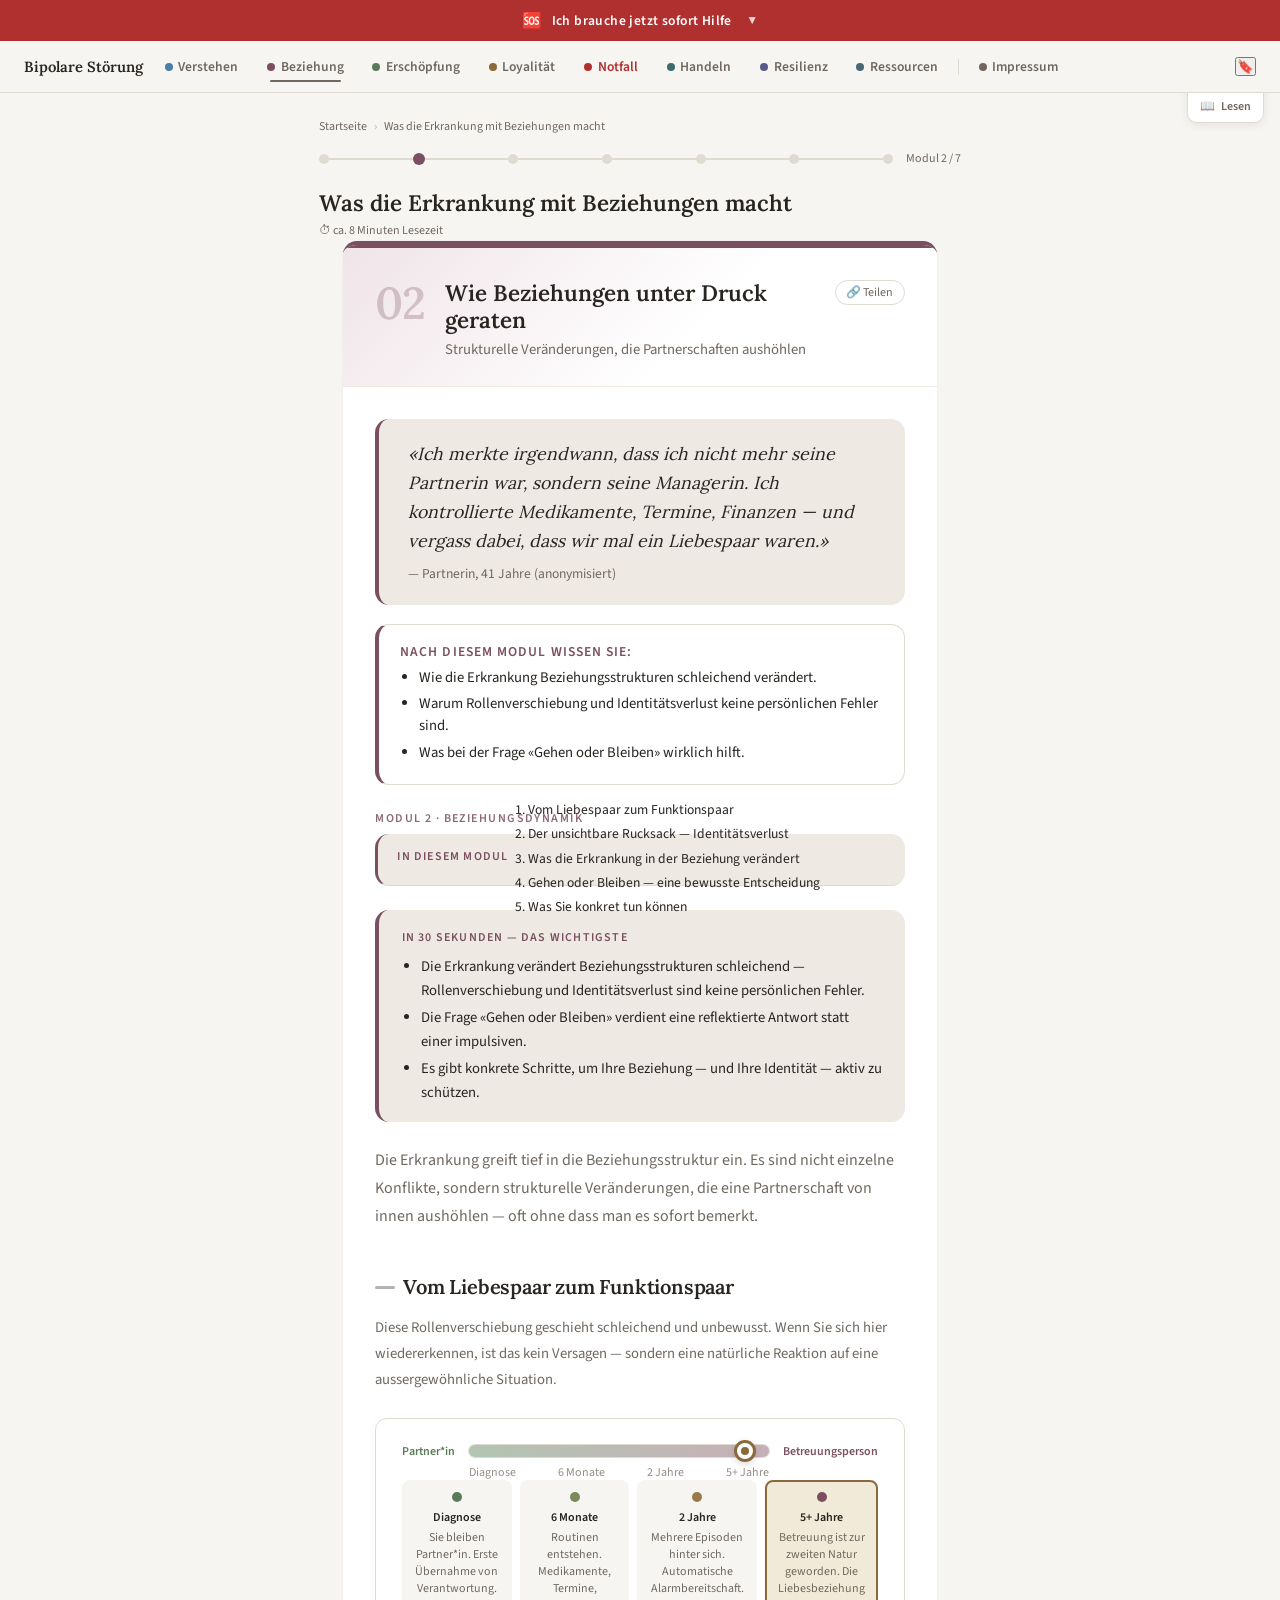
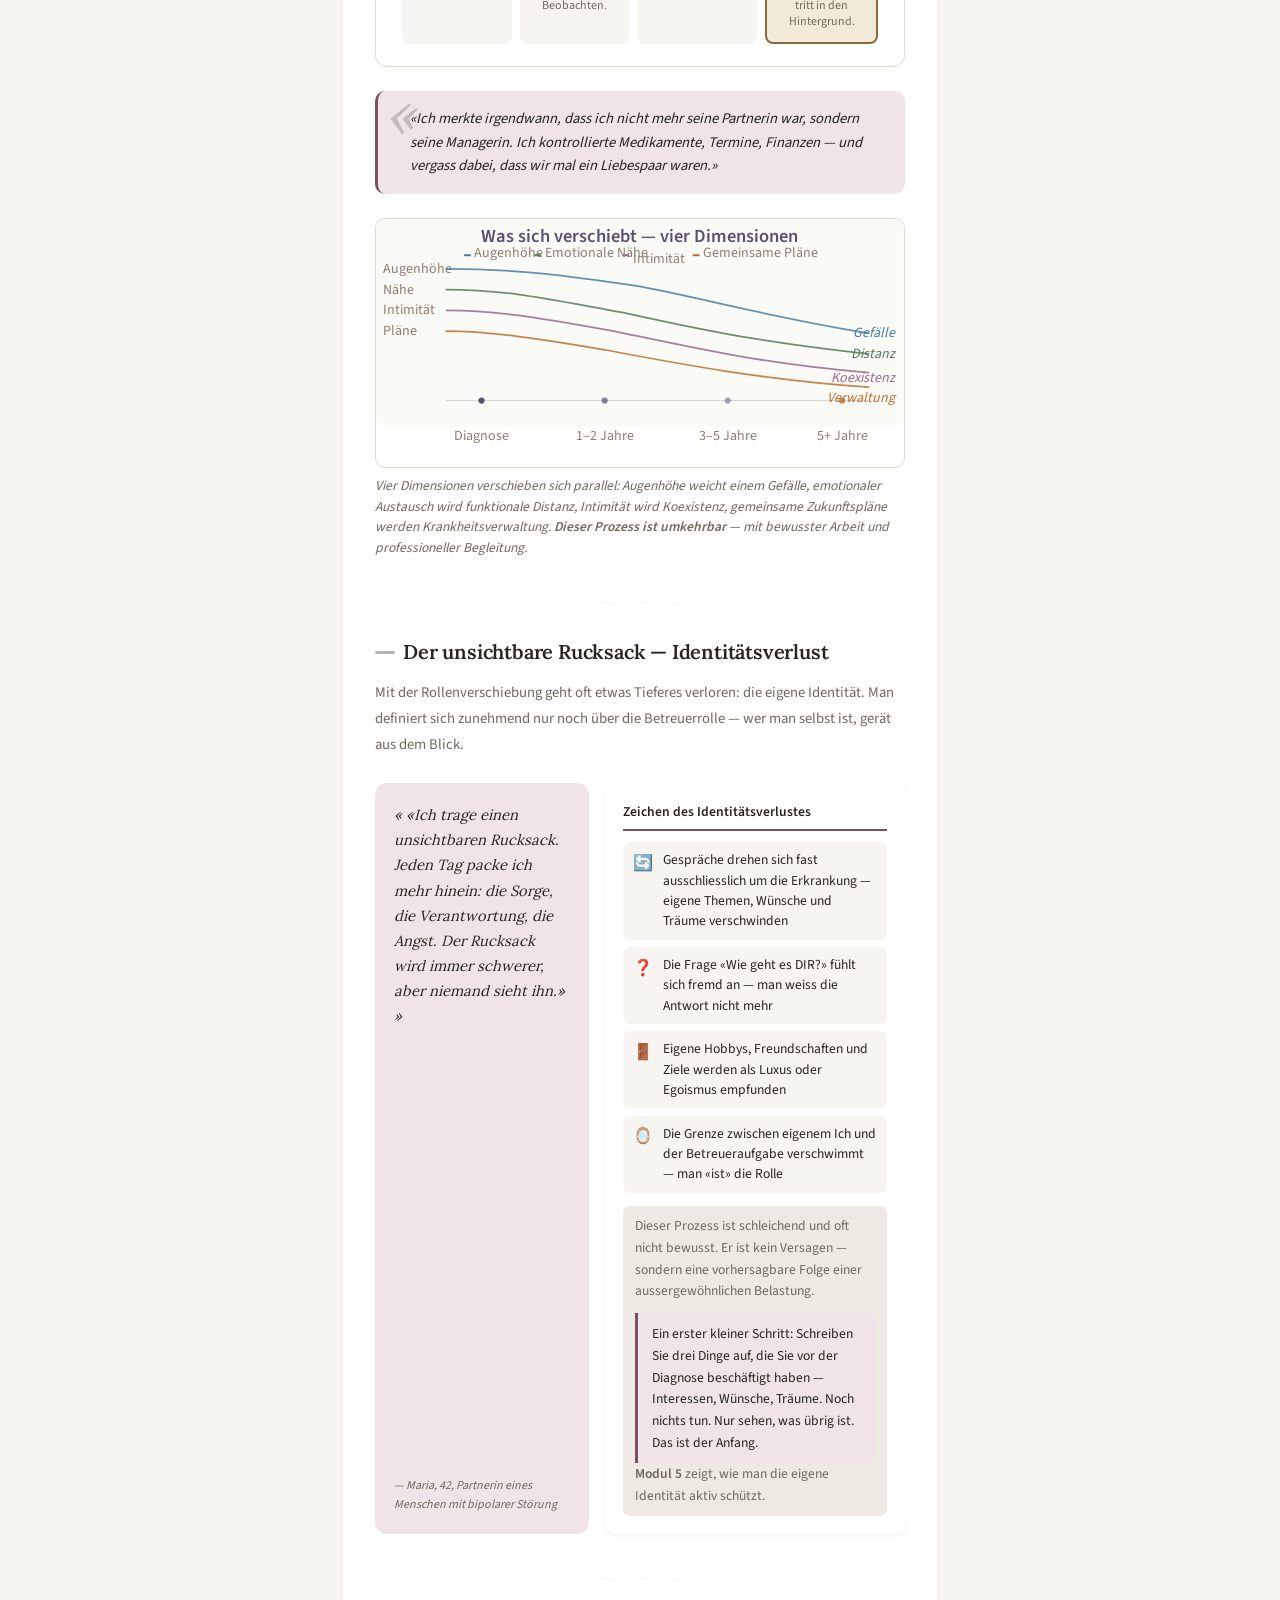
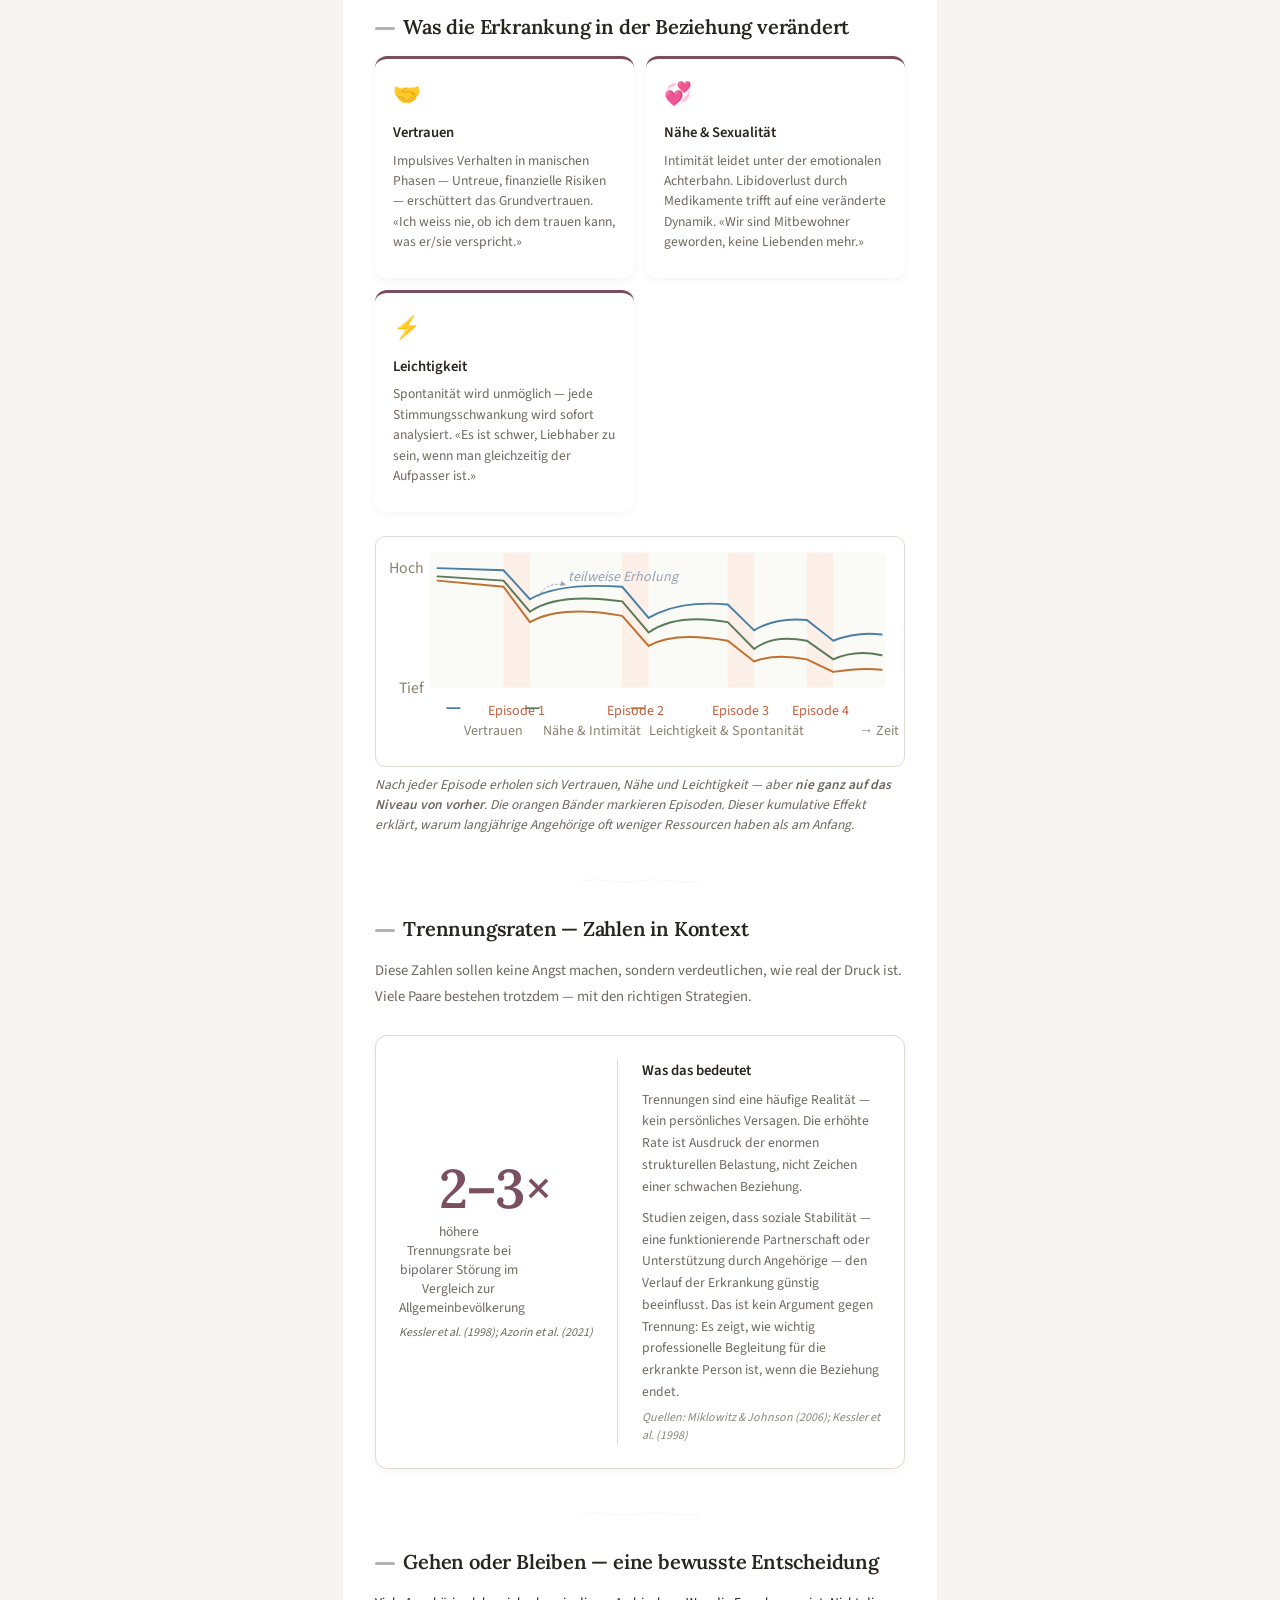
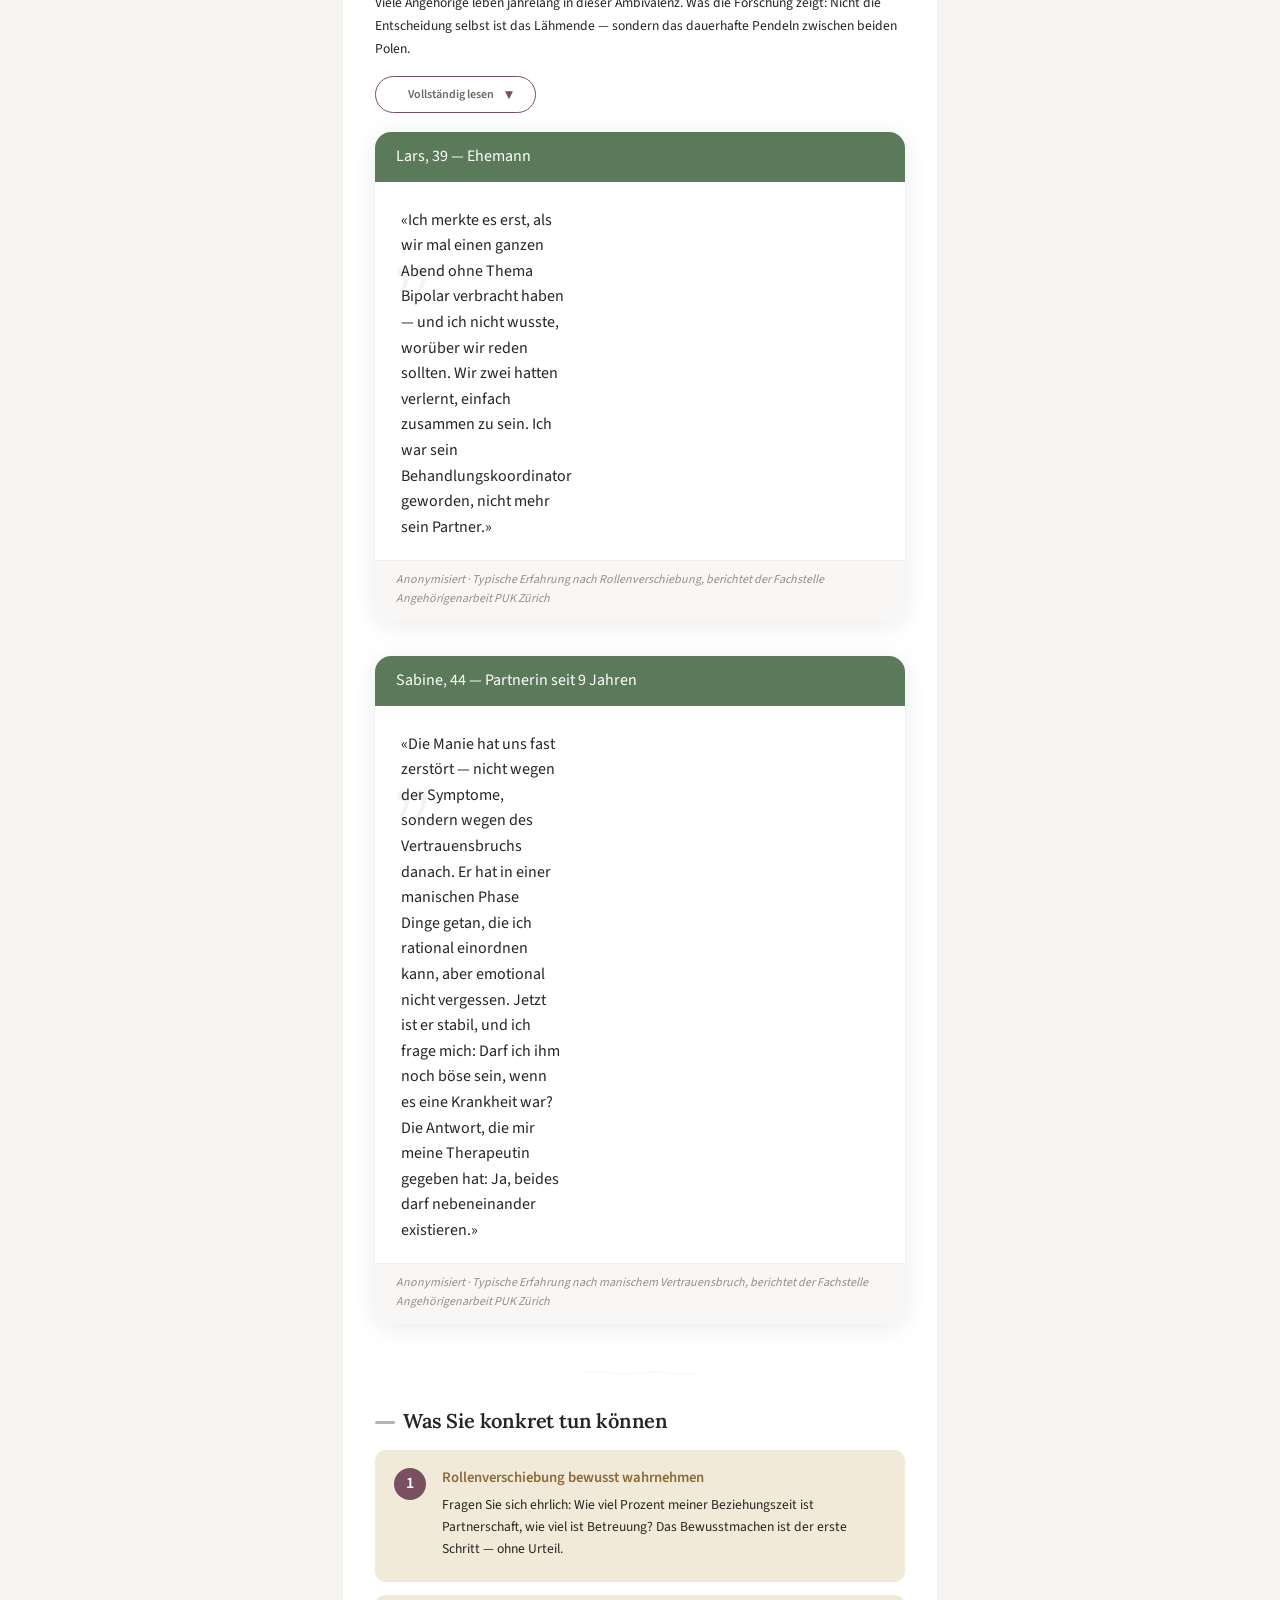
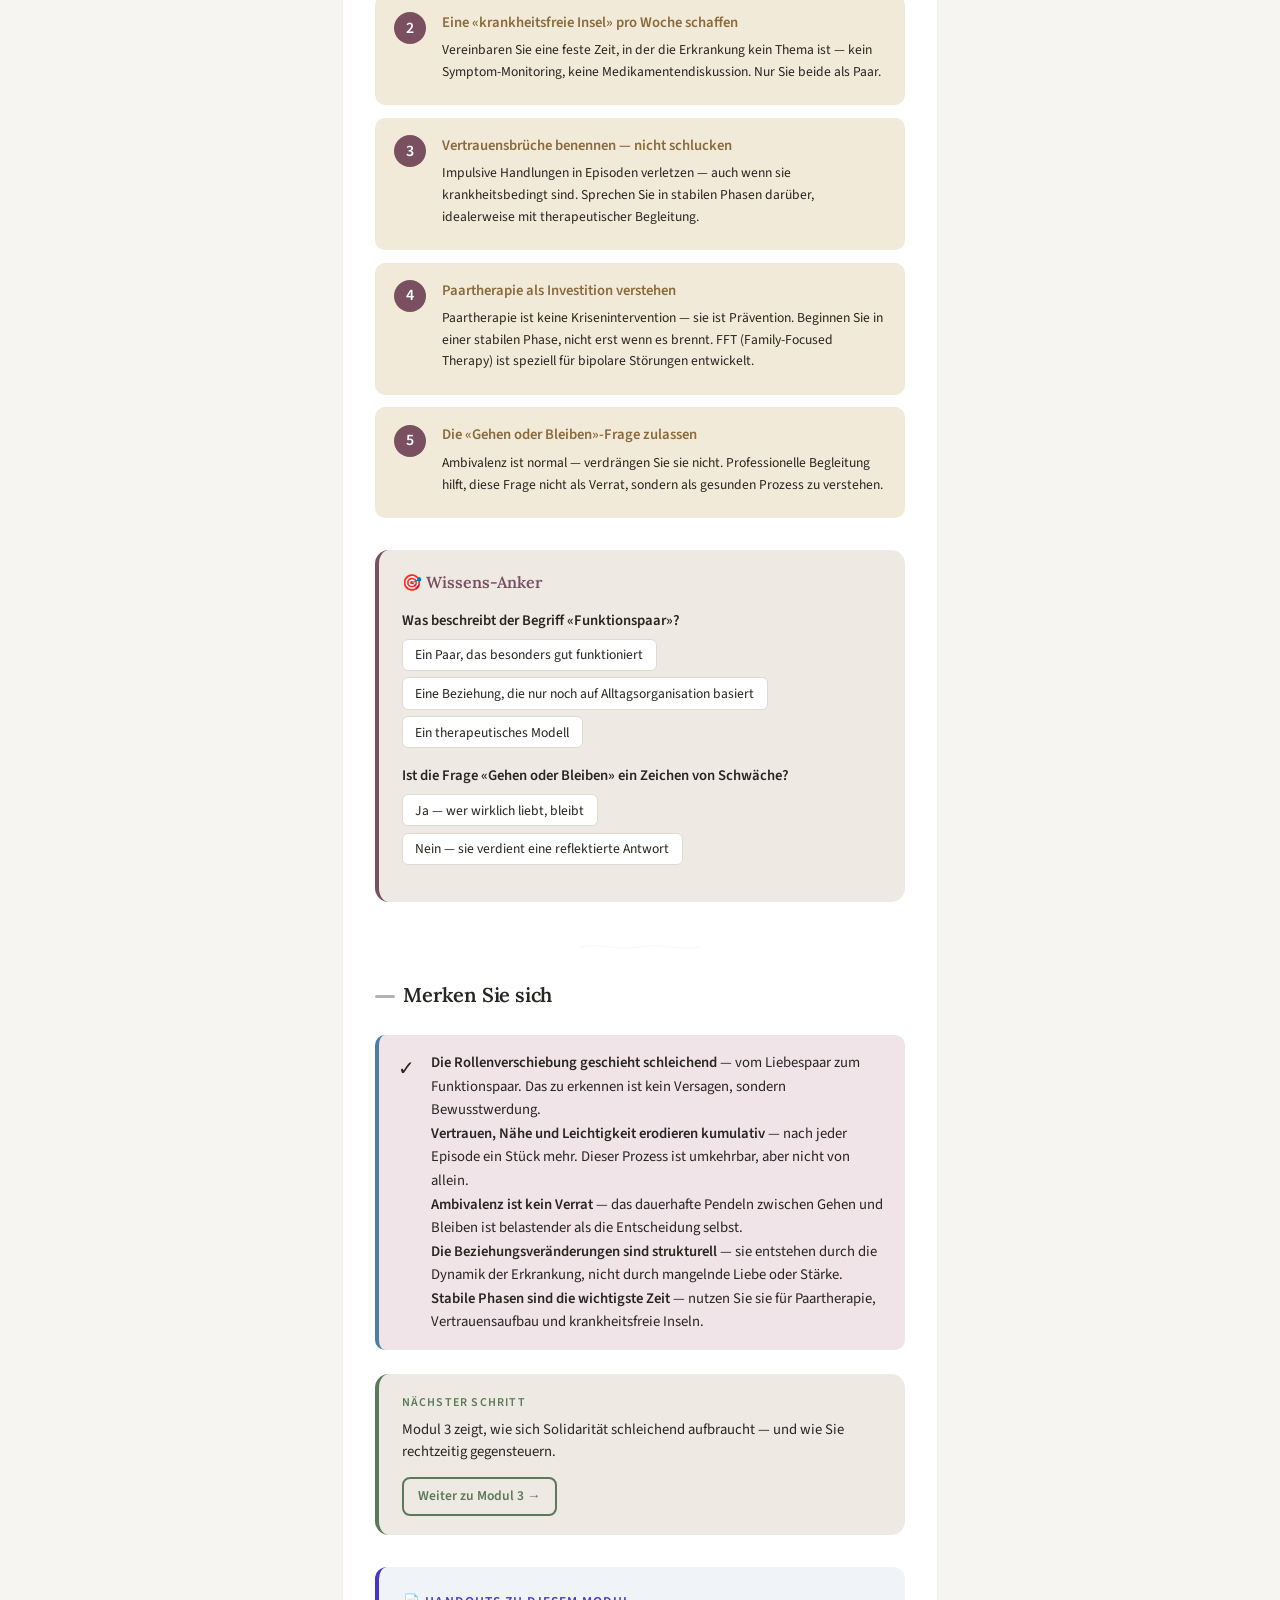
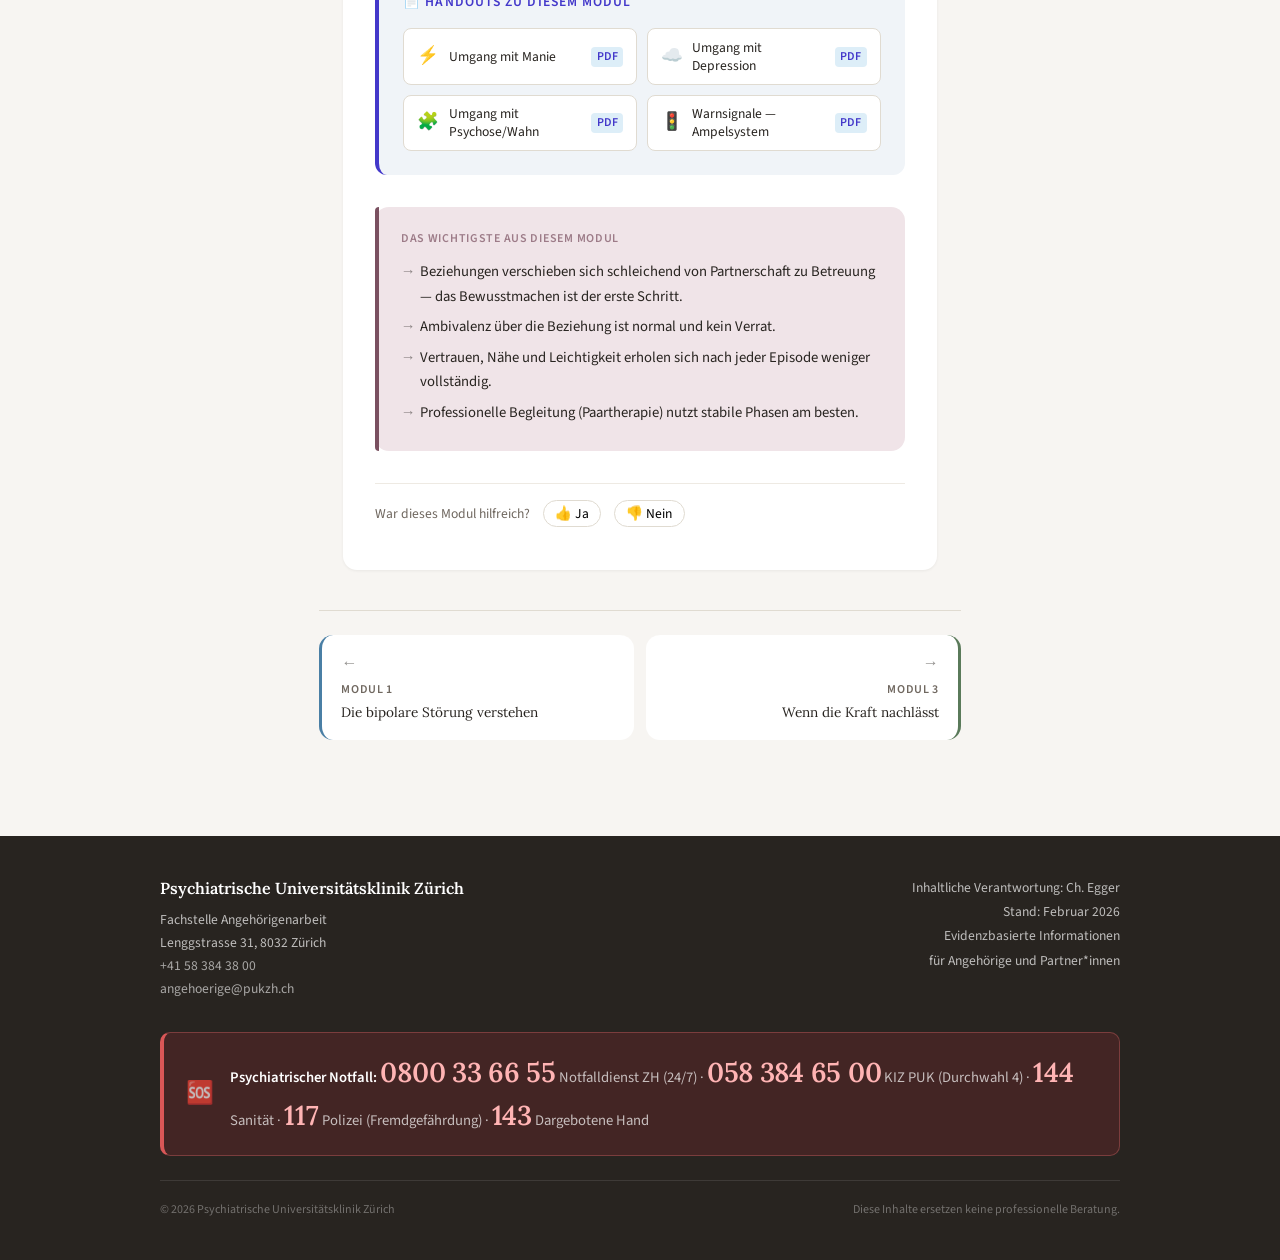
<file: modul/2/index.html>
<!DOCTYPE html>
<html lang="de">
<head>
<meta charset="UTF-8">
<meta name="viewport" content="width=device-width, initial-scale=1.0">
<title>Modul 2: Wie Beziehungen unter Druck geraten | PUK Zürich</title>
<meta name="description" content="Rollenverschiebung, Identitätsverlust, Vertrauensbrüche — wie die Erkrankung Partnerschaften von innen verändert.">
<meta name="robots" content="index, follow">
<link rel="canonical" href="https://bipolar-angehoerige01.netlify.app/modul/2/">
<meta property="og:type" content="website">
<meta property="og:title" content="Modul 2: Wie Beziehungen unter Druck geraten">
<meta property="og:description" content="Rollenverschiebung, Identitätsverlust, Vertrauensbrüche — wie die Erkrankung Partnerschaften von innen verändert.">
<meta property="og:url" content="https://bipolar-angehoerige01.netlify.app/modul/2/">
<meta property="og:locale" content="de_CH">
<meta property="og:site_name" content="Bipolare Störung – Psychoedukation für Angehörige">
<meta name="twitter:title" content="Modul 2: Wie Beziehungen unter Druck geraten">
<meta name="twitter:description" content="Rollenverschiebung, Identitätsverlust, Vertrauensbrüche — wie die Erkrankung Partnerschaften von innen verändert.">
<link rel="icon" href="data:image/svg+xml,<svg xmlns='http://www.w3.org/2000/svg' viewBox='0 0 100 100'><text y='.9em' font-size='90'>🤝</text></svg>">
<style>
@font-face{font-family:'Lora';font-style:normal;font-weight:400;font-display:swap;src:url('/fonts/lora-v37-latin-regular.woff2') format('woff2');}
@font-face{font-family:'Lora';font-style:normal;font-weight:600;font-display:swap;src:url('/fonts/lora-v37-latin-600.woff2') format('woff2');}
@font-face{font-family:'Source Sans 3';font-style:normal;font-weight:400;font-display:swap;src:url('/fonts/source-sans-3-v19-latin-regular.woff2') format('woff2');}
@font-face{font-family:'Source Sans 3';font-style:normal;font-weight:600;font-display:swap;src:url('/fonts/source-sans-3-v19-latin-600.woff2') format('woff2');}
</style>
<link rel="preload" href="/fonts/source-sans-3-v19-latin-regular.woff2" as="font" type="font/woff2" crossorigin>
<link rel="preload" href="/fonts/lora-v37-latin-regular.woff2" as="font" type="font/woff2" crossorigin>
<link rel="stylesheet" href="/shared.css">
<meta property="og:image" content="https://bipolar-angehoerige01.netlify.app/images/og-m2.png">
<meta property="og:image:width" content="1200">
<meta property="og:image:height" content="630">
<meta name="twitter:card" content="summary_large_image">
<meta name="twitter:image" content="https://bipolar-angehoerige01.netlify.app/images/og-m2.png">
<script type="application/ld+json">
{
  "@context": "https://schema.org",
  "@type": "Article",
  "headline": "Was die Erkrankung mit Beziehungen macht",
  "description": "Strukturelle Veränderungen, die Partnerschaften aushöhlen — und wie Sie Ihre Identität schützen.",
  "url": "https://bipolar-angehoerige01.netlify.app/modul/2/",
  "inLanguage": "de-CH",
  "isPartOf": {
    "@type": "MedicalWebPage",
    "name": "Bipolare Störung — Psychoedukation für Angehörige",
    "url": "https://bipolar-angehoerige01.netlify.app/"
  },
  "publisher": {
    "@type": "Hospital",
    "name": "Psychiatrische Universitätsklinik Zürich (PUK)"
  }
}
</script>
<link rel="manifest" href="/manifest.json">
</head>
<body>
<a class="skip-link" href="#module-content">Direkt zum Inhalt</a>
<div id="progress-bar"></div>
<button aria-controls="notfall-banner" aria-expanded="false" id="notfall-trigger" onclick="toggleNotfall(this)" title="Notfall-Informationen ein-/ausblenden">
<span class="nt-icon">🆘</span>
  Ich brauche jetzt sofort Hilfe
  <span class="nt-chevron">▼</span>
</button>
<div aria-label="Notfall-Informationen" id="notfall-banner" role="region">
<div class="notfall-content">
<!-- Situation 1: Fremdgefährdung -->
<div class="notfall-situation">
<div class="notfall-sit-label">🚨 Akute Gefahr — Ihr Partner gefährdet sich oder andere</div>
<div class="notfall-nums">
<div class="notfall-num-card notfall-priority">
<span class="notfall-num-label">Polizei</span>
<a href="tel:117">117</a>
<span class="notfall-num-sub">Bei Fremdgefährdung oder wenn Sie sich selbst nicht mehr sicher fühlen</span>
</div>
<div class="notfall-num-card notfall-priority">
<span class="notfall-num-label">Sanität / Notfall</span>
<a href="tel:144">144</a>
<span class="notfall-num-sub">Bei akuter Suizidgefahr oder medizinischem Notfall — koordiniert alle weiteren Schritte</span>
</div>
</div>
</div>
<!-- Situation 2: Psychiatrische Krise -->
<div class="notfall-situation">
<div class="notfall-sit-label">⚠️ Psychiatrische Krise — Suizidgedanken oder schwere Episode</div>
<div class="notfall-nums">
<div class="notfall-num-card">
<span class="notfall-num-label">Psychiatrischer Notfalldienst ZH</span>
<a href="tel:0800336655">0800 33 66 55</a>
<span class="notfall-num-sub">24/7 · kostenlos · Kanton Zürich<br/>Vermittelt Notfallpsychiater*in nach Hause oder in die Klinik</span>
</div>
<div class="notfall-num-card">
<span class="notfall-num-label">KIZ — PUK Zürich</span>
<a href="tel:+41583846500">058 384 65 00</a>
<span class="notfall-num-sub">24/7 · Durchwahl 4 · Militärstrasse 8<br/>Krisenintervention: telefonisch, ambulant oder stationär (bis 7 Tage)</span>
</div>
<div class="notfall-num-card">
<span class="notfall-num-label">KIZ — IPW Winterthur</span>
<a href="tel:0522643700">052 264 37 00</a>
<span class="notfall-num-sub">24/7 · Region Winterthur-Unterland<br/>Krisenintervention ambulant und stationär</span>
</div>
</div>
</div>
<!-- Situation 3: Sie selbst brauchen Unterstützung -->
<div class="notfall-situation">
<div class="notfall-sit-label">💬 Sie selbst sind am Limit — Gespräch und Orientierung</div>
<div class="notfall-nums">
<div class="notfall-num-card">
<span class="notfall-num-label">Dargebotene Hand</span>
<a href="tel:143">143</a>
<span class="notfall-num-sub">24/7 · anonym · kostenlos<br/>Zuhören, Entlasten, Weiterverweisen — auch für Angehörige</span>
</div>
<div class="notfall-num-card">
<span class="notfall-num-label">Fachstelle Angehörige PUK</span>
<a href="tel:+41583843800">058 384 38 00</a>
<span class="notfall-num-sub">Mo–Fr · kostenlos · vertraulich<br/>Spezialisierte Beratung für Angehörige</span>
</div>
<div class="notfall-num-card">
<span class="notfall-num-label">Pro Mente Sana</span>
<a href="tel:0848800858">0848 800 858</a>
<span class="notfall-num-sub">Mo/Di/Do 9–12 Uhr, Do 14–17 Uhr, Di/Mi 16:30–19:30 Uhr<br/>Psychosoziale und rechtliche Beratung für Angehörige</span>
</div>
</div>
</div>
<div class="notfall-hinweis">
<strong>Hinweis für Angehörige:</strong> Bei konkreten Suizidgedanken Ihres Partners ist die Dargebotene Hand 143 ein erster Schritt — aber nicht das einzige Mittel. Der psychiatrische Notfalldienst (0800 33 66 55) oder das KIZ können psychiatrische Fachpersonen direkt einbeziehen und eine Einschätzung vor Ort ermöglichen.
    </div>
<button class="notfall-close" aria-label="Notfall-Banner schliessen" onclick="toggleNotfall(document.getElementById('notfall-trigger'))">Schliessen</button>
</div>
</div>
<nav>
<div class="nav-logo">
<a href="/" class="link-plain">
<span class="nav-logo-text">Bipolare Störung</span>
</a>
</div>
<div class="nav-links" id="nav-links">
<a class="nav-btn" href="/modul/1/">
<span class="nb-dot d1"></span>
      Verstehen
    </a>
<a class="nav-btn fw-bold" href="/modul/2/" aria-current="page">
<span class="nb-dot d2"></span>
      Beziehung
    </a>
<a class="nav-btn" href="/modul/3/">
<span class="nb-dot d3"></span>
      Erschöpfung
    </a>
<a class="nav-btn" href="/modul/4/">
<span class="nb-dot d4"></span>
      Loyalität
    </a>
<a class="nav-btn text-danger" href="/notfall/">
<span class="nb-dot d-danger"></span>
      Notfall
    </a>
<a class="nav-btn" href="/modul/5/">
<span class="nb-dot d5"></span>
      Handeln
    </a>
<a class="nav-btn" href="/modul/6/">
<span class="nb-dot d6"></span>
      Resilienz
    </a>
<a class="nav-btn" href="/modul/7/">
<span class="nb-dot d7"></span>
      Ressourcen
    </a>
<div class="nav-divider"></div>
<a class="nav-btn" href="/impressum/">
<span class="nb-dot d-muted"></span>
      Impressum
    </a>
</div>
<div class="nav-controls">
<button class="nav-bookmark" id="nav-bookmark" onclick="toggleBookmarks()" title="Lesezeichen">🔖</button>
<div class="bookmark-panel" id="bookmark-panel">
<div class="bp-title">🔖 Lesezeichen</div>
<div id="bookmark-list">Noch keine Lesezeichen gesetzt.</div>
</div>
</div>
<button class="hamburger" id="hamburger" onclick="toggleNav()" aria-label="Menü öffnen" title="Menü">
<span></span><span></span><span></span>
</button>
</nav>
<div id="view-controls">
<button id="font-toggle" onclick="toggleFont()" title="Schriftgrösse">A <span id="font-state">A+</span></button>
<button id="readmode-toggle" onclick="toggleReadmode()" title="Lesemodus">📖 <span id="rm-state">Lesen</span></button>
</div>
<button aria-label="Weiterlesen ab letzter Position" id="continue-reading"></button>
<button aria-label="Nach oben scrollen" id="back-to-top" onclick="scrollToTop()" title="Nach oben">↑</button>
<main>
<div class="module-top" style="--module-color:var(--m2)">
<div class="breadcrumb"><a href="/">Startseite</a> <span class="bc-sep">›</span> <span>Was die Erkrankung mit Beziehungen macht</span></div>
<div class="page-dots">
<div class="pd-track">
<a href="/modul/1/" class="pd-dot"  title="Modul 1"></a>
<span class="pd-line"></span>
<a href="/modul/2/" class="pd-dot pd-current bg-m2" title="Modul 2"></a>
<span class="pd-line"></span>
<a href="/modul/3/" class="pd-dot"  title="Modul 3"></a>
<span class="pd-line"></span>
<a href="/modul/4/" class="pd-dot"  title="Modul 4"></a>
<span class="pd-line"></span>
<a href="/modul/5/" class="pd-dot"  title="Modul 5"></a>
<span class="pd-line"></span>
<a href="/modul/6/" class="pd-dot"  title="Modul 6"></a>
<span class="pd-line"></span>
<a href="/modul/7/" class="pd-dot"  title="Modul 7"></a>
</div>
<span class="pd-label">Modul 2 / 7</span>
</div>
<h1 class="module-top-title">Was die Erkrankung mit Beziehungen macht</h1>
<p class="module-readtime">⏱ ca. 8 Minuten Lesezeit</p>
</div>
<div class="subpage-content" id="module-content">
<section class="module" id="m2">
<div class="module-card c2">
<div class="module-header">
<div class="module-number c2">02</div>
<div class="module-header-text">
<div class="module-h2-wrap"><h2>Wie Beziehungen unter Druck geraten</h2><button class="share-btn" onclick="shareSection('m2',this)" title="Link zu diesem Modul kopieren">🔗 Teilen</button></div>
<div class="module-subtitle">Strukturelle Veränderungen, die Partnerschaften aushöhlen</div>
</div>
</div>
<div class="module-body">
<div class="vignette" style="--module-color:var(--m2)">
<p class="vignette-text">«Ich merkte irgendwann, dass ich nicht mehr seine Partnerin war, sondern seine Managerin. Ich kontrollierte Medikamente, Termine, Finanzen — und vergass dabei, dass wir mal ein Liebespaar waren.»</p>
<p class="vignette-source">— Partnerin, 41 Jahre (anonymisiert)</p>
</div>

<div class="lernziele" style="--module-color:var(--m2)">
<p class="lernziele-label">Nach diesem Modul wissen Sie:</p>
<ul>
<li>Wie die Erkrankung Beziehungsstrukturen schleichend verändert.</li>
<li>Warum Rollenverschiebung und Identitätsverlust keine persönlichen Fehler sind.</li>
<li>Was bei der Frage «Gehen oder Bleiben» wirklich hilft.</li>
</ul>
</div>

<span class="eyebrow" style="--module-color:var(--m2)">Modul 2 · Beziehungsdynamik</span>
<nav class="module-toc" aria-label="Inhalt dieses Moduls" style="--module-color:var(--m2)">
<p class="module-toc-title">In diesem Modul</p>
<ol>
<li>Vom Liebespaar zum Funktionspaar</li>
<li>Der unsichtbare Rucksack — Identitätsverlust</li>
<li>Was die Erkrankung in der Beziehung verändert</li>
<li>Gehen oder Bleiben — eine bewusste Entscheidung</li>
<li>Was Sie konkret tun können</li>
</ol>
</nav>
<div class="kurzfassung" style="--module-color:var(--m2)">
<p class="kurzfassung-label">In 30 Sekunden — das Wichtigste</p>
<ul>
<li>Die Erkrankung verändert Beziehungsstrukturen schleichend — Rollenverschiebung und Identitätsverlust sind keine persönlichen Fehler.</li>
<li>Die Frage «Gehen oder Bleiben» verdient eine reflektierte Antwort statt einer impulsiven.</li>
<li>Es gibt konkrete Schritte, um Ihre Beziehung — und Ihre Identität — aktiv zu schützen.</li>
</ul>
</div>
<p class="m-intro">Die Erkrankung greift tief in die Beziehungsstruktur ein. Es sind nicht einzelne Konflikte, sondern strukturelle Veränderungen, die eine Partnerschaft von innen aushöhlen — oft ohne dass man es sofort bemerkt.</p>
<!-- ── Rollenverschiebung ── -->
<div class="section-title-sm">Vom Liebespaar zum Funktionspaar</div>
<p class="m-subtext">Diese Rollenverschiebung geschieht schleichend und unbewusst. Wenn Sie sich hier wiedererkennen, ist das kein Versagen — sondern eine natürliche Reaktion auf eine aussergewöhnliche Situation.</p>
<!-- Rollenverschiebung: visueller Gradient-Prozess -->
<div class="role-visual-wrap">
<div class="role-gradient-track">
<div class="rgt-label-left">Partner*in</div>
<div class="rgt-track">
<div class="rgt-fill" id="rgt-fill"></div>
<div class="rgt-marker" id="rgt-marker">
<div class="rgt-marker-inner"></div>
</div>
<div class="rgt-time-labels">
<span>Diagnose</span><span>6 Monate</span><span>2 Jahre</span><span>5+ Jahre</span>
</div>
</div>
<div class="rgt-label-right">Betreuungsperson</div>
</div>
<div class="role-stages">
<div aria-label="Phase 1 der Rollenverschiebung" class="role-stage" data-stage="0" onclick="setRoleStage(0)" onkeydown="if(event.key==='Enter'||event.key===' ')setRoleStage(0)" role="button" tabindex="0">
<div class="rs-dot rs-dot-0"></div>
<div class="rs-title">Diagnose</div>
<div class="rs-desc">Sie bleiben Partner*in. Erste Übernahme von Verantwortung.</div>
</div>
<div aria-label="Phase 2 der Rollenverschiebung" class="role-stage" data-stage="1" onclick="setRoleStage(1)" onkeydown="if(event.key==='Enter'||event.key===' ')setRoleStage(1)" role="button" tabindex="0">
<div class="rs-dot rs-dot-1"></div>
<div class="rs-title">6 Monate</div>
<div class="rs-desc">Routinen entstehen. Medikamente, Termine, Beobachten.</div>
</div>
<div aria-label="Phase 3 der Rollenverschiebung" class="role-stage" data-stage="2" onclick="setRoleStage(2)" onkeydown="if(event.key==='Enter'||event.key===' ')setRoleStage(2)" role="button" tabindex="0">
<div class="rs-dot rs-dot-2"></div>
<div class="rs-title">2 Jahre</div>
<div class="rs-desc">Mehrere Episoden hinter sich. Automatische Alarmbereitschaft.</div>
</div>
<div aria-label="Phase 4 der Rollenverschiebung" class="role-stage active" data-stage="3" onclick="setRoleStage(3)" onkeydown="if(event.key==='Enter'||event.key===' ')setRoleStage(3)" role="button" tabindex="0">
<div class="rs-dot rs-dot-3"></div>
<div class="rs-title">5+ Jahre</div>
<div class="rs-desc">Betreuung ist zur zweiten Natur geworden. Die Liebesbeziehung tritt in den Hintergrund.</div>
</div>
</div>
</div>
<div class="quote-card m2-quote">
        «Ich merkte irgendwann, dass ich nicht mehr seine Partnerin war, sondern seine Managerin. Ich kontrollierte Medikamente, Termine, Finanzen — und vergass dabei, dass wir mal ein Liebespaar waren.»
      </div>
<!-- ── SVG: Was sich verschiebt ── -->
<div class="wave-chart-wrap mt-md">
<svg aria-label="Zeitachse: Vier Dimensionen der Beziehung verschieben sich von Partnerschaft zu Betreuung über die Jahre" class="viz-svg" role="img" viewBox="0 0 600 283" xmlns="http://www.w3.org/2000/svg">
<!-- Background -->
<rect fill="#fafaf6" height="236.0" rx="8" width="600" x="0" y="0.0"></rect>
<!-- Title -->
<text fill="#5a5070" font-family="Source Sans 3, sans-serif" font-size="21" font-weight="600" text-anchor="middle" x="300" y="26.0">Was sich verschiebt — vier Dimensionen</text>
<!-- Time axis -->
<line stroke="#d0ccc6" stroke-width="1" x1="80" x2="560" y1="206.5" y2="206.5"></line>
<text fill="#8a8070" font-family="Source Sans 3, sans-serif" font-size="16" text-anchor="middle" x="120" y="251.1">Diagnose</text>
<text fill="#8a8070" font-family="Source Sans 3, sans-serif" font-size="16" text-anchor="middle" x="260" y="251.1">1–2 Jahre</text>
<text fill="#8a8070" font-family="Source Sans 3, sans-serif" font-size="16" text-anchor="middle" x="400" y="251.1">3–5 Jahre</text>
<text fill="#8a8070" font-family="Source Sans 3, sans-serif" font-size="16" text-anchor="middle" x="530" y="251.1">5+ Jahre</text>
<circle cx="120" cy="206.5" fill="#5a5070" r="3.5"></circle>
<circle cx="260" cy="206.5" fill="#5a5070" opacity="0.7" r="3.5"></circle>
<circle cx="400" cy="206.5" fill="#5a5070" opacity="0.5" r="3.5"></circle>
<circle cx="530" cy="206.5" fill="#c07030" opacity="0.8" r="3.5"></circle>
<!-- Dimension 1: Augenhöhe → Gefälle -->
<text fill="#8a8070" font-family="Source Sans 3, sans-serif" font-size="16" text-anchor="start" x="8" y="61.4">Augenhöhe</text>
<path d="M80 56.6 C160 56.6 220 64.9 300 76.7 C380 92 450 112.1 560 129.8" fill="none" opacity="0.85" stroke="#4a7fa5" stroke-linecap="round" stroke-width="2"></path>
<text fill="#4a7fa5" font-family="Source Sans 3, sans-serif" font-size="16" font-style="italic" text-anchor="end" x="590" y="134.5">Gefälle</text>
<!-- Dimension 2: Emotionaler Austausch → Funktionale Distanz -->
<text fill="#8a8070" font-family="Source Sans 3, sans-serif" font-size="16" text-anchor="start" x="8" y="85.0">Nähe</text>
<path d="M80 80.2 C150 80.2 200 92 280 106.2 C360 123.9 430 139.2 560 153.4" fill="none" opacity="0.85" stroke="#5a7a5a" stroke-linecap="round" stroke-width="2"></path>
<text fill="#5a7a5a" font-family="Source Sans 3, sans-serif" font-size="16" font-style="italic" text-anchor="end" x="590" y="158.1">Distanz</text>
<!-- Dimension 3: Intimität → Koexistenz -->
<text fill="#8a8070" font-family="Source Sans 3, sans-serif" font-size="16" text-anchor="start" x="8" y="108.6">Intimität</text>
<path d="M80 103.8 C140 103.8 190 113.3 270 127.4 C350 144 440 165.2 560 174.6" fill="none" opacity="0.85" stroke="#9a6a8a" stroke-linecap="round" stroke-width="2"></path>
<text fill="#9a6a8a" font-family="Source Sans 3, sans-serif" font-size="16" font-style="italic" text-anchor="end" x="590" y="185.0">Koexistenz</text>
<!-- Dimension 4: Gemeinsame Pläne → Krankheitsmanagement -->
<text fill="#8a8070" font-family="Source Sans 3, sans-serif" font-size="16" text-anchor="start" x="8" y="132.2">Pläne</text>
<path d="M80 127.4 C130 127.4 180 135.7 260 148.7 C340 164 440 182.9 560 191.2" fill="none" opacity="0.85" stroke="#c07030" stroke-linecap="round" stroke-width="2"></path>
<text fill="#c07030" font-family="Source Sans 3, sans-serif" font-size="16" font-style="italic" text-anchor="end" x="590" y="208.2">Verwaltung</text>
<!-- Legend -->
<rect fill="#4a7fa5" height="2.4" rx="1" width="8" x="100" y="40.1"></rect>
<text fill="#8a8070" font-family="Source Sans 3, sans-serif" font-size="16" x="112" y="43.7">Augenhöhe</text>
<rect fill="#5a7a5a" height="2.4" rx="1" width="8" x="180" y="40.1"></rect>
<text fill="#8a8070" font-family="Source Sans 3, sans-serif" font-size="16" x="192" y="43.7">Emotionale Nähe</text>
<rect fill="#9a6a8a" height="2.4" rx="1" width="8" x="280" y="40.1"></rect>
<text fill="#8a8070" font-family="Source Sans 3, sans-serif" font-size="16" x="292" y="49.8">Intimität</text>
<rect fill="#c07030" height="2.4" rx="1" width="8" x="360" y="40.1"></rect>
<text fill="#8a8070" font-family="Source Sans 3, sans-serif" font-size="16" x="372" y="43.7">Gemeinsame Pläne</text>
</svg>
<div class="wave-caption">Vier Dimensionen verschieben sich parallel: Augenhöhe weicht einem Gefälle, emotionaler Austausch wird funktionale Distanz, Intimität wird Koexistenz, gemeinsame Zukunftspläne werden Krankheitsverwaltung. <strong>Dieser Prozess ist umkehrbar</strong> — mit bewusster Arbeit und professioneller Begleitung.</div>
</div>
<!-- ── Identitätsverlust ── -->
<div class="section-wave" aria-hidden="true"><svg viewBox="0 0 200 8" preserveAspectRatio="none"><path d="M0,4 C40,0 60,8 100,4 C140,0 160,8 200,4" fill="none" stroke="currentColor" stroke-width="0.5"/></svg></div>
<div class="section-title-sm">Der unsichtbare Rucksack — Identitätsverlust</div>
<p class="m-subtext">Mit der Rollenverschiebung geht oft etwas Tieferes verloren: die eigene Identität. Man definiert sich zunehmend nur noch über die Betreuerrolle — wer man selbst ist, gerät aus dem Blick.</p>
<div class="identity-loss-wrap">
<div class="identity-quote-col">
<div class="identity-quote">
            «Ich trage einen unsichtbaren Rucksack. Jeden Tag packe ich mehr hinein: die Sorge, die Verantwortung, die Angst. Der Rucksack wird immer schwerer, aber niemand sieht ihn.»
          </div>
<div class="identity-quote-attr">— Maria, 42, Partnerin eines Menschen mit bipolarer Störung</div>
</div>
<div class="identity-signs-col">
<div class="identity-signs-title">Zeichen des Identitätsverlustes</div>
<div class="identity-signs">
<div class="identity-sign">
<span class="is-icon">🔄</span>
<div>Gespräche drehen sich fast ausschliesslich um die Erkrankung — eigene Themen, Wünsche und Träume verschwinden</div>
</div>
<div class="identity-sign">
<span class="is-icon">❓</span>
<div>Die Frage «Wie geht es DIR?» fühlt sich fremd an — man weiss die Antwort nicht mehr</div>
</div>
<div class="identity-sign">
<span class="is-icon">🚪</span>
<div>Eigene Hobbys, Freundschaften und Ziele werden als Luxus oder Egoismus empfunden</div>
</div>
<div class="identity-sign">
<span class="is-icon">🪞</span>
<div>Die Grenze zwischen eigenem Ich und der Betreueraufgabe verschwimmt — man «ist» die Rolle</div>
</div>
</div>
<div class="identity-note">
            Dieser Prozess ist schleichend und oft nicht bewusst. Er ist kein Versagen — sondern eine vorhersagbare Folge einer aussergewöhnlichen Belastung.
            <div class="identity-first-step">Ein erster kleiner Schritt: Schreiben Sie drei Dinge auf, die Sie vor der Diagnose beschäftigt haben — Interessen, Wünsche, Träume. Noch nichts tun. Nur sehen, was übrig ist. Das ist der Anfang.</div>
<strong>Modul 5</strong> zeigt, wie man die eigene Identität aktiv schützt.
          </div>
</div>
</div>
<!-- ── Drei erodierte Säulen ── -->
<div class="section-wave" aria-hidden="true"><svg viewBox="0 0 200 8" preserveAspectRatio="none"><path d="M0,4 C40,0 60,8 100,4 C140,0 160,8 200,4" fill="none" stroke="currentColor" stroke-width="0.5"/></svg></div>
<div class="section-title-sm">Was die Erkrankung in der Beziehung verändert</div>
<div class="erosion-cards">
<div class="erosion-card">
<div class="erosion-icon">🤝</div>
<div class="erosion-title">Vertrauen</div>
<div class="erosion-text">Impulsives Verhalten in manischen Phasen — Untreue, finanzielle Risiken — erschüttert das Grundvertrauen. «Ich weiss nie, ob ich dem trauen kann, was er/sie verspricht.»</div>
</div>
<div class="erosion-card">
<div class="erosion-icon">💞</div>
<div class="erosion-title">Nähe &amp; Sexualität</div>
<div class="erosion-text">Intimität leidet unter der emotionalen Achterbahn. Libidoverlust durch Medikamente trifft auf eine veränderte Dynamik. «Wir sind Mitbewohner geworden, keine Liebenden mehr.»</div>
</div>
<div class="erosion-card">
<div class="erosion-icon">⚡</div>
<div class="erosion-title">Leichtigkeit</div>
<div class="erosion-text">Spontanität wird unmöglich — jede Stimmungsschwankung wird sofort analysiert. «Es ist schwer, Liebhaber zu sein, wenn man gleichzeitig der Aufpasser ist.»</div>
</div>
</div>
<!-- SVG: Erosion von Vertrauen, Nähe und Leichtigkeit -->
<div class="wave-chart-wrap" style="margin-top:0.5rem;">
<svg aria-label="Diagramm: Vertrauen, Nähe und Leichtigkeit sinken nach jeder Episode, Episoden sind als vertikale Markierungen dargestellt" class="viz-svg" role="img" viewBox="0 0 600 260" xmlns="http://www.w3.org/2000/svg">
<!-- Background zones -->
<rect fill="#fafaf6" height="153.4" rx="6" width="520" x="60" y="17.7"></rect>
<!-- Y-axis labels -->
<text fill="#8a8070" font-family="Source Sans 3, sans-serif" font-size="18" text-anchor="end" x="55" y="41.3">Hoch</text>
<text fill="#8a8070" font-family="Source Sans 3, sans-serif" font-size="18" text-anchor="end" x="55" y="176.9">Tief</text>
<!-- Episode markers (vertical bands) -->
<rect fill="#fde8e0" height="153.4" opacity="0.6" rx="2" width="30" x="145" y="17.7"></rect>
<text fill="#c06040" font-family="Source Sans 3, sans-serif" font-size="16" text-anchor="middle" x="160" y="202.8">Episode 1</text>
<rect fill="#fde8e0" height="153.4" opacity="0.6" rx="2" width="30" x="280" y="17.7"></rect>
<text fill="#c06040" font-family="Source Sans 3, sans-serif" font-size="16" text-anchor="middle" x="295" y="202.8">Episode 2</text>
<rect fill="#fde8e0" height="153.4" opacity="0.6" rx="2" width="30" x="400" y="17.7"></rect>
<text fill="#c06040" font-family="Source Sans 3, sans-serif" font-size="16" text-anchor="middle" x="415" y="202.8">Episode 3</text>
<rect fill="#fde8e0" height="153.4" opacity="0.6" rx="2" width="30" x="490" y="17.7"></rect>
<text fill="#c06040" font-family="Source Sans 3, sans-serif" font-size="16" text-anchor="middle" x="505" y="202.8">Episode 4</text>
<!-- Vertrauen (blau) - drops after each episode, partial recovery -->
<path d="M70 35.4 L145 37.8 L175 70.8 C195 59 230 53.1 280 56.6 L310 92 C330 80.2 360 73.2 400 76.7 L430 106.2 C445 96.8 465 92 490 94.4 L520 118 C535 112.1 555 108.6 575 110.9" fill="none" stroke="#4a7fa5" stroke-linecap="round" stroke-width="2.2"></path>
<!-- Nähe (grün) - drops more steeply -->
<path d="M70 44.8 L145 49.6 L175 85 C195 70.8 230 66.1 280 73.2 L310 108.6 C330 94.4 360 89.7 400 96.8 L430 127.4 C445 115.6 465 113.3 490 118 L520 139.2 C535 132.2 555 129.8 575 134.5" fill="none" stroke="#5a7a5a" stroke-linecap="round" stroke-width="2.2"></path>
<!-- Leichtigkeit (amber) - drops most dramatically -->
<path d="M70 49.6 L145 56.6 L175 96.8 C195 85 230 80.2 280 89.7 L310 123.9 C330 112.1 360 110.9 400 118 L430 141.6 C445 135.7 465 134.5 490 139.2 L520 153.4 C535 151 555 148.7 575 151" fill="none" stroke="#c07030" stroke-linecap="round" stroke-width="2.2"></path>
<!-- Annotation: partial recovery arrow -->
<path d="M185 68.4 C190 56.6 200 51.9 215 54.3" fill="none" marker-end="url(#arr-small)" stroke="#94a3b8" stroke-dasharray="3,2" stroke-width="1"></path>
<text fill="#94a3b8" font-family="Source Sans 3, sans-serif" font-size="16" font-style="italic" x="218" y="49.6">teilweise Erholung</text>
<defs>
<marker id="arr-small" markerheight="7.0" markerwidth="6" orient="auto" refx="5" refy="3.4">
<polygon fill="#94a3b8" points="0.0 0.0, 6.0 2.9, 0.0 5.9"></polygon>
</marker>
</defs>
<!-- Legend -->
<line stroke="#4a7fa5" stroke-width="2" x1="80" x2="96" y1="194.7" y2="194.7"></line>
<text fill="#8a8070" font-family="Source Sans 3, sans-serif" font-size="16" x="100" y="225.5">Vertrauen</text>
<line stroke="#5a7a5a" stroke-width="2" x1="170" x2="186" y1="194.7" y2="194.7"></line>
<text fill="#8a8070" font-family="Source Sans 3, sans-serif" font-size="16" x="190" y="225.5">Nähe &amp; Intimität</text>
<line stroke="#c07030" stroke-width="2" x1="290" x2="306" y1="194.7" y2="194.7"></line>
<text fill="#8a8070" font-family="Source Sans 3, sans-serif" font-size="16" x="310" y="225.5">Leichtigkeit &amp; Spontanität</text>
<!-- Time axis -->
<text fill="#8a8070" font-family="Source Sans 3, sans-serif" font-size="16" text-anchor="end" x="595" y="225.5">→ Zeit</text>
</svg>
<div class="wave-caption">Nach jeder Episode erholen sich Vertrauen, Nähe und Leichtigkeit — aber <strong>nie ganz auf das Niveau von vorher</strong>. Die orangen Bänder markieren Episoden. Dieser kumulative Effekt erklärt, warum langjährige Angehörige oft weniger Ressourcen haben als am Anfang.</div>
</div>
<!-- ── Trennungsraten ── -->
<div class="section-wave" aria-hidden="true"><svg viewBox="0 0 200 8" preserveAspectRatio="none"><path d="M0,4 C40,0 60,8 100,4 C140,0 160,8 200,4" fill="none" stroke="currentColor" stroke-width="0.5"/></svg></div>
<div class="section-title-sm">Trennungsraten — Zahlen in Kontext</div>
<p class="m-subtext">Diese Zahlen sollen keine Angst machen, sondern verdeutlichen, wie real der Druck ist. Viele Paare bestehen trotzdem — mit den richtigen Strategien.</p>
<div class="separation-stats">
<div class="sep-stat">
<div class="sep-number text-m2">2–3×</div>
<div class="sep-label">höhere Trennungsrate bei bipolarer Störung im Vergleich zur Allgemeinbevölkerung</div>
<div class="sep-source">Kessler et al. (1998); Azorin et al. (2021)</div>
</div>
<div class="sep-divider"></div>
<div class="sep-context">
<div class="sep-context-title">Was das bedeutet</div>
<p>Trennungen sind eine häufige Realität — kein persönliches Versagen. Die erhöhte Rate ist Ausdruck der enormen strukturellen Belastung, nicht Zeichen einer schwachen Beziehung.</p>
<p class="mt-sm">Studien zeigen, dass soziale Stabilität — eine funktionierende Partnerschaft oder Unterstützung durch Angehörige — den Verlauf der Erkrankung günstig beeinflusst. Das ist kein Argument gegen Trennung: Es zeigt, wie wichtig professionelle Begleitung für die erkrankte Person ist, wenn die Beziehung endet.<br/><em class="quelle">Quellen: Miklowitz &amp; Johnson (2006); Kessler et al. (1998)</em></p>
</div>
</div>
<!-- ── Gehen vs. Bleiben ── -->
<div class="section-wave" aria-hidden="true"><svg viewBox="0 0 200 8" preserveAspectRatio="none"><path d="M0,4 C40,0 60,8 100,4 C140,0 160,8 200,4" fill="none" stroke="currentColor" stroke-width="0.5"/></svg></div>
<div class="section-title-sm">Gehen oder Bleiben — eine bewusste Entscheidung</div>
<p class="pd-preview">Viele Angehörige leben jahrelang in dieser Ambivalenz. Was die Forschung zeigt: Nicht die Entscheidung selbst ist das Lähmende — sondern das dauerhafte Pendeln zwischen beiden Polen.</p>
<button class="pd-toggle-btn" aria-expanded="false" data-target="gob-full" onclick="togglePD(this)">
<span class="pd-label">Vollständig lesen</span>
<span class="pd-chevron">▼</span>
</button>
<div class="pd-full-content" id="gob-full">
<p class="m-subtext" style="margin-top:0">Erst eine bewusste Entscheidung — in welche Richtung auch immer — kann Klarheit und Handlungsfähigkeit zurückbringen.</p>
<div class="decision-wrap">
<div class="decision-card stay">
<div class="dc-header">
<div class="dc-icon">🏠</div>
<div class="dc-title">Weg 1: Bewusst bleiben</div>
</div>
<p class="dc-intro">Wenn Sie bleiben, sollte diese Entscheidung bewusst und mit klaren Bedingungen getroffen werden — nicht aus Schuld oder Angst, sondern aus einer realistischen Einschätzung Ihrer Ressourcen.</p>
<div class="dc-conditions-title">«Ich bleibe, aber ich brauche…»</div>
<div class="dc-conditions">
<div class="dc-condition">Regelmässige Paartherapie als gemeinsame Basis</div>
<div class="dc-condition">Klare Absprachen über Verantwortlichkeiten</div>
<div class="dc-condition">Eigene Auszeiten ohne Schuldgefühle</div>
<div class="dc-condition">Unterstützung durch ein soziales Netzwerk</div>
<div class="dc-condition">Bereitschaft des Partners zur Mitarbeit an der Behandlung</div>
</div>
<div class="dc-note">Eine Entscheidung aus Erschöpfung oder Schuldgefühl allein trägt selten langfristig. Wenn das die einzigen Gründe sind — ist es Zeit für professionelle Unterstützung.</div>
</div>
<div class="decision-card go">
<div class="dc-header">
<div class="dc-icon">🚶</div>
<div class="dc-title">Weg 2: Bewusst gehen</div>
</div>
<p class="dc-intro">Wenn die eigene Gesundheit massiv leidet und keine Verbesserung in Sicht ist, kann Trennung der einzige Weg zur Selbsterhaltung sein.</p>
<div class="dc-important">
<div class="dc-imp-item">Diese Entscheidung ist legitim — niemand ist verpflichtet, in einer Beziehung zu bleiben, die ihn krank macht</div>
<div class="dc-imp-item">Trennung ist kein Verrat — sie ist ein Akt des Selbstschutzes</div>
<div class="dc-imp-item">Schuldgefühle sind normal — sie beweisen aber nicht, dass die Entscheidung falsch ist</div>
<div class="dc-imp-item">Auch nach einer Trennung können Sie für die erkrankte Person da sein — in einem anderen Rahmen</div>
</div>
<div class="dc-note">Bei gemeinsamen Kindern oder finanziellen Verflechtungen ist rechtliche Beratung sinnvoll. Pro Mente Sana berät kostenlos: 0848 800 858.</div>
</div>
</div>
<div class="ambivalence-note">
<strong>Die Ambivalenz selbst ist das Problem.</strong> Solange man dauerhaft zwischen beiden Polen pendelt — ohne Entscheidung — gibt es keine Erleichterung. Erst die bewusste Entscheidung für einen Weg, mit allen Konsequenzen, öffnet den Weg zu mehr Klarheit. Professionelle Begleitung — Einzel- oder Paartherapie, Angehörigenberatung der PUK — hilft, diese Entscheidung zu treffen, ohne unnötigen Druck in eine Richtung.
      </div>
</div><!-- /pd-full-content -->
<div class="exp-report">
<div class="exp-header">Lars, 39 — Ehemann</div>
<div class="exp-body">«Ich merkte es erst, als wir mal einen ganzen Abend ohne Thema Bipolar verbracht haben — und ich nicht wusste, worüber wir reden sollten. Wir zwei hatten verlernt, einfach zusammen zu sein. Ich war sein Behandlungskoordinator geworden, nicht mehr sein Partner.»</div>
<div class="exp-note">Anonymisiert · Typische Erfahrung nach Rollenverschiebung, berichtet der Fachstelle Angehörigenarbeit PUK Zürich</div>
</div>
<div class="exp-report">
<div class="exp-header">Sabine, 44 — Partnerin seit 9 Jahren</div>
<div class="exp-body">«Die Manie hat uns fast zerstört — nicht wegen der Symptome, sondern wegen des Vertrauensbruchs danach. Er hat in einer manischen Phase Dinge getan, die ich rational einordnen kann, aber emotional nicht vergessen. Jetzt ist er stabil, und ich frage mich: Darf ich ihm noch böse sein, wenn es eine Krankheit war? Die Antwort, die mir meine Therapeutin gegeben hat: Ja, beides darf nebeneinander existieren.»</div>
<div class="exp-note">Anonymisiert · Typische Erfahrung nach manischem Vertrauensbruch, berichtet der Fachstelle Angehörigenarbeit PUK Zürich</div>
</div>
<!-- ── Was Sie konkret tun können ── -->
<div class="section-wave" aria-hidden="true"><svg viewBox="0 0 200 8" preserveAspectRatio="none"><path d="M0,4 C40,0 60,8 100,4 C140,0 160,8 200,4" fill="none" stroke="currentColor" stroke-width="0.5"/></svg></div>
<div class="section-title-sm">Was Sie konkret tun können</div>
<div class="manie-komm-wrap">
<div class="manie-komm-card">
<div class="mk-num bg-m2">1</div>
<div class="mk-body">
<div class="mk-title">Rollenverschiebung bewusst wahrnehmen</div>
<div class="mk-text">Fragen Sie sich ehrlich: Wie viel Prozent meiner Beziehungszeit ist Partnerschaft, wie viel ist Betreuung? Das Bewusstmachen ist der erste Schritt — ohne Urteil.</div>
</div>
</div>
<div class="manie-komm-card">
<div class="mk-num bg-m2">2</div>
<div class="mk-body">
<div class="mk-title">Eine «krankheitsfreie Insel» pro Woche schaffen</div>
<div class="mk-text">Vereinbaren Sie eine feste Zeit, in der die Erkrankung kein Thema ist — kein Symptom-Monitoring, keine Medikamentendiskussion. Nur Sie beide als Paar.</div>
</div>
</div>
<div class="manie-komm-card">
<div class="mk-num bg-m2">3</div>
<div class="mk-body">
<div class="mk-title">Vertrauensbrüche benennen — nicht schlucken</div>
<div class="mk-text">Impulsive Handlungen in Episoden verletzen — auch wenn sie krankheitsbedingt sind. Sprechen Sie in stabilen Phasen darüber, idealerweise mit therapeutischer Begleitung.</div>
</div>
</div>
<div class="manie-komm-card">
<div class="mk-num bg-m2">4</div>
<div class="mk-body">
<div class="mk-title">Paartherapie als Investition verstehen</div>
<div class="mk-text">Paartherapie ist keine Krisenintervention — sie ist Prävention. Beginnen Sie in einer stabilen Phase, nicht erst wenn es brennt. FFT (Family-Focused Therapy) ist speziell für bipolare Störungen entwickelt.</div>
</div>
</div>
<div class="manie-komm-card">
<div class="mk-num bg-m2">5</div>
<div class="mk-body">
<div class="mk-title">Die «Gehen oder Bleiben»-Frage zulassen</div>
<div class="mk-text">Ambivalenz ist normal — verdrängen Sie sie nicht. Professionelle Begleitung hilft, diese Frage nicht als Verrat, sondern als gesunden Prozess zu verstehen.</div>
</div>
</div>
</div>
<div class="wissens-anker" style="--module-color:var(--m2)">
<p class="wa-title">🎯 Wissens-Anker</p>
<div class="wa-q" id="wa-2-0">
<p>Was beschreibt der Begriff «Funktionspaar»?</p>
<div class="wa-opts">
<button class="wa-opt" data-correct="false" data-fb="Im Gegenteil — es beschreibt eine Beziehung, die auf reiner Funktionalität basiert, ohne emotionale Verbindung." onclick="waSelect(this,'2-0')">Ein Paar, das besonders gut funktioniert</button>
<button class="wa-opt" data-correct="true" data-fb="Richtig — die emotionale Verbindung weicht der reinen Funktionalität." onclick="waSelect(this,'2-0')">Eine Beziehung, die nur noch auf Alltagsorganisation basiert</button>
<button class="wa-opt" data-correct="false" data-fb="Es ist kein Therapiemodell, sondern beschreibt eine Beziehungsdynamik." onclick="waSelect(this,'2-0')">Ein therapeutisches Modell</button>
</div>
<div class="wa-feedback"></div>
</div>
<div class="wa-q" id="wa-2-1">
<p>Ist die Frage «Gehen oder Bleiben» ein Zeichen von Schwäche?</p>
<div class="wa-opts">
<button class="wa-opt" data-correct="false" data-fb="Diese Überzeugung kann zu Selbstaufgabe führen. Die Frage ist berechtigt und verdient eine reflektierte Antwort." onclick="waSelect(this,'2-1')">Ja — wer wirklich liebt, bleibt</button>
<button class="wa-opt" data-correct="true" data-fb="Richtig — sich diese Frage zu stellen, ist Ausdruck von Selbstachtung, nicht von Schwäche." onclick="waSelect(this,'2-1')">Nein — sie verdient eine reflektierte Antwort</button>
</div>
<div class="wa-feedback"></div>
</div>
</div>
<!-- ── Merken Sie sich ── -->
<div class="section-wave" aria-hidden="true"><svg viewBox="0 0 200 8" preserveAspectRatio="none"><path d="M0,4 C40,0 60,8 100,4 C140,0 160,8 200,4" fill="none" stroke="currentColor" stroke-width="0.5"/></svg></div>
<div class="section-title-sm">Merken Sie sich</div>
<div class="m-insight" style="background:var(--m2-light)">
<div class="insight-icon">✓</div>
<div>
<strong>Die Rollenverschiebung geschieht schleichend</strong> — vom Liebespaar zum Funktionspaar. Das zu erkennen ist kein Versagen, sondern Bewusstwerdung.<br/>
<strong>Vertrauen, Nähe und Leichtigkeit erodieren kumulativ</strong> — nach jeder Episode ein Stück mehr. Dieser Prozess ist umkehrbar, aber nicht von allein.<br/>
<strong>Ambivalenz ist kein Verrat</strong> — das dauerhafte Pendeln zwischen Gehen und Bleiben ist belastender als die Entscheidung selbst.<br/>
<strong>Die Beziehungsveränderungen sind strukturell</strong> — sie entstehen durch die Dynamik der Erkrankung, nicht durch mangelnde Liebe oder Stärke.<br/>
<strong>Stabile Phasen sind die wichtigste Zeit</strong> — nutzen Sie sie für Paartherapie, Vertrauensaufbau und krankheitsfreie Inseln.
        </div>
</div>

<div class="module-end-next" style="--module-color:var(--m3)">
<p class="men-label">Nächster Schritt</p>
<p class="men-text">Modul 3 zeigt, wie sich Solidarität schleichend aufbraucht — und wie Sie rechtzeitig gegensteuern.</p>
<a href="/modul/3/" class="men-link bc-m3">Weiter zu Modul 3 →</a>
</div>
<div class="handout-section">
<div class="handout-section-title">📄 Handouts zu diesem Modul</div>
<div class="handout-grid">
<a class="handout-item" download="c4_manie.pdf" href="/handouts/c4_manie.pdf" rel="noopener noreferrer" target="_blank">
<span class="handout-icon">⚡</span>
<span class="handout-label">Umgang mit Manie</span>
<span class="handout-badge">PDF</span>
</a>
<a class="handout-item" download="c5_depression.pdf" href="/handouts/c5_depression.pdf" rel="noopener noreferrer" target="_blank">
<span class="handout-icon">☁️</span>
<span class="handout-label">Umgang mit Depression</span>
<span class="handout-badge">PDF</span>
</a>
<a class="handout-item" download="c3_psychose_wahn.pdf" href="/handouts/c3_psychose_wahn.pdf" rel="noopener noreferrer" target="_blank">
<span class="handout-icon">🧩</span>
<span class="handout-label">Umgang mit Psychose/Wahn</span>
<span class="handout-badge">PDF</span>
</a>
<a class="handout-item" download="a8_warnsignale.pdf" href="/handouts/a8_warnsignale.pdf" rel="noopener noreferrer" target="_blank">
<span class="handout-icon">🚦</span>
<span class="handout-label">Warnsignale — Ampelsystem</span>
<span class="handout-badge">PDF</span>
</a>
</div>
</div>
<div class="module-summary">
<div class="ms-label">Das Wichtigste aus diesem Modul</div>
<ul>
<li>Beziehungen verschieben sich schleichend von Partnerschaft zu Betreuung — das Bewusstmachen ist der erste Schritt.</li>
<li>Ambivalenz über die Beziehung ist normal und kein Verrat.</li>
<li>Vertrauen, Nähe und Leichtigkeit erholen sich nach jeder Episode weniger vollständig.</li>
<li>Professionelle Begleitung (Paartherapie) nutzt stabile Phasen am besten.</li>
</ul>
</div>
<div class="module-feedback">
<span class="feedback-label">War dieses Modul hilfreich?</span>
<button class="feedback-btn" onclick="giveFeedback(this,\'m2\',\'ja\')" aria-label="Ja, dieses Modul war hilfreich">👍 Ja</button>
<button class="feedback-btn" onclick="giveFeedback(this,\'m2\',\'nein\')" aria-label="Nein, dieses Modul war nicht hilfreich">👎 Nein</button>
<span class="feedback-thanks" id="fb-m2">Danke für Ihr Feedback.</span>
</div>
</div>
</div>
</section>
<div class="prev-next-nav">
<a href="/modul/1/" class="pn-link pn-prev bc-m1">
<span class="pn-arrow">←</span>
<span class="pn-label">Modul 1</span>
<span class="pn-title">Die bipolare Störung verstehen</span>
</a>
<a href="/modul/3/" class="pn-link pn-next bc-m3">
<span class="pn-arrow">→</span>
<span class="pn-label">Modul 3</span>
<span class="pn-title">Wenn die Kraft nachlässt</span>
</a>
</div>
</div>
</main>
<footer>
<div class="footer-inner">
<div>
<div class="footer-brand">Psychiatrische Universitätsklinik Zürich</div>
<div class="footer-address">
        Fachstelle Angehörigenarbeit<br/>
        Lenggstrasse 31, 8032 Zürich<br/>
<a href="tel:+41583843800">+41 58 384 38 00</a><br/>
<span id="footer-email"></span>
</div>
</div>
<div class="footer-right">
      Inhaltliche Verantwortung: Ch. Egger<br/>
      Stand: Februar 2026<br/>
      Evidenzbasierte Informationen<br/>
      für Angehörige und Partner*innen
    </div>
<div class="footer-crisis">
<div><strong>Psychiatrischer Notfall:</strong> <span class="fc-num">0800 33 66 55</span> Notfalldienst ZH (24/7) · <span class="fc-num">058 384 65 00</span> KIZ PUK (Durchwahl 4) · <span class="fc-num">144</span> Sanität · <span class="fc-num">117</span> Polizei (Fremdgefährdung) · <span class="fc-num">143</span> Dargebotene Hand</div>
</div>
</div>
<div class="footer-bottom">
<span>© 2026 Psychiatrische Universitätsklinik Zürich</span>
<span>Diese Inhalte ersetzen keine professionelle Beratung.</span>
</div>
</footer>
<div class="search-overlay" id="search-overlay" onclick="if(event.target===this)closeSearch()">
<div class="search-box">
<div class="search-input-wrap">
<span class="section-num">🔎</span>
<input aria-label="Suchbegriff eingeben" autocomplete="off" id="search-input" oninput="doSearch(this.value)" placeholder="Suche in allen Modulen…" type="text"/>
<button aria-label="Suche schliessen" class="search-close" onclick="closeSearch()">✕</button>
</div>
<div class="search-results" id="search-results">
<div class="sr-hint">Geben Sie einen Begriff ein — z.B. «Krisenplan», «Trennung» oder «Suizid»</div>
</div>
</div>
</div>


<script src="/search-index.js" defer></script>
<script src="/main.js" defer></script>
<script src="/search.js" defer></script>
<script>if('serviceWorker' in navigator){navigator.serviceWorker.register('/sw.js').catch(()=>{});}</script>
</body>
</html>
</file>
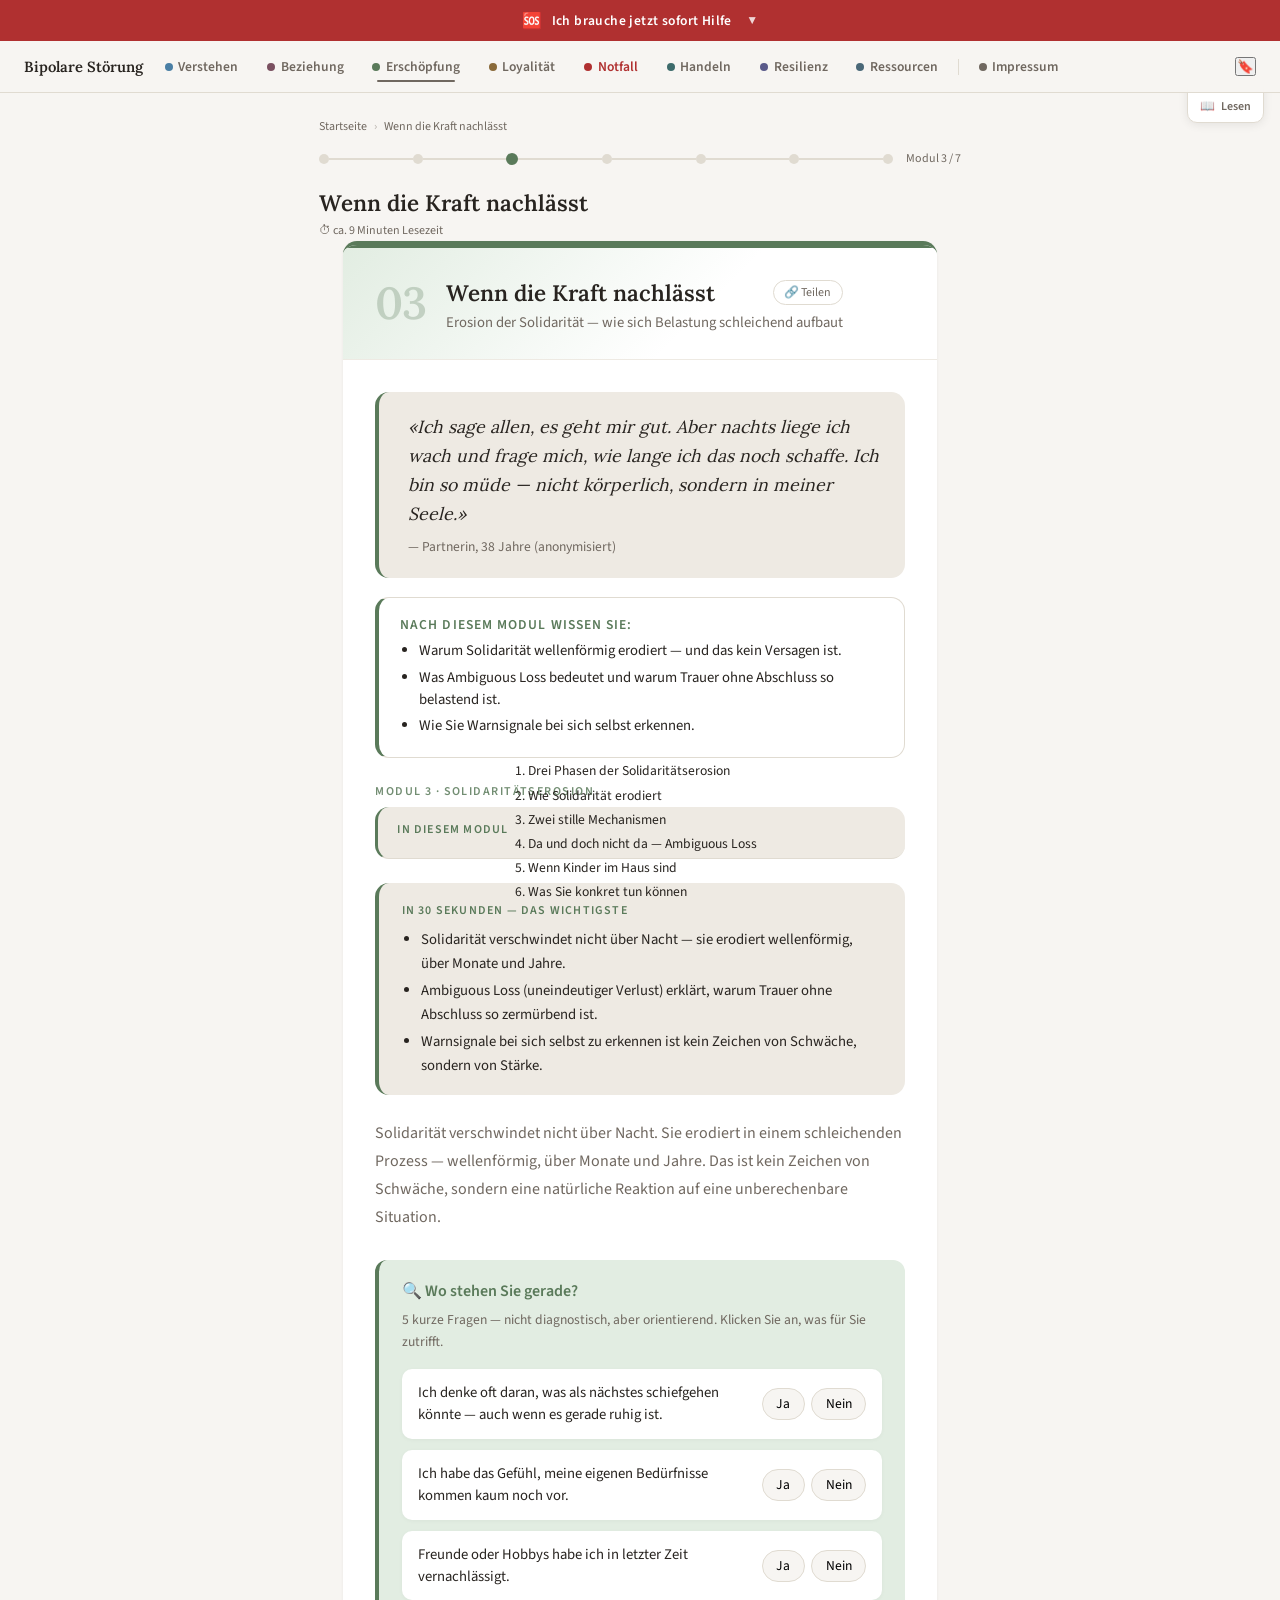
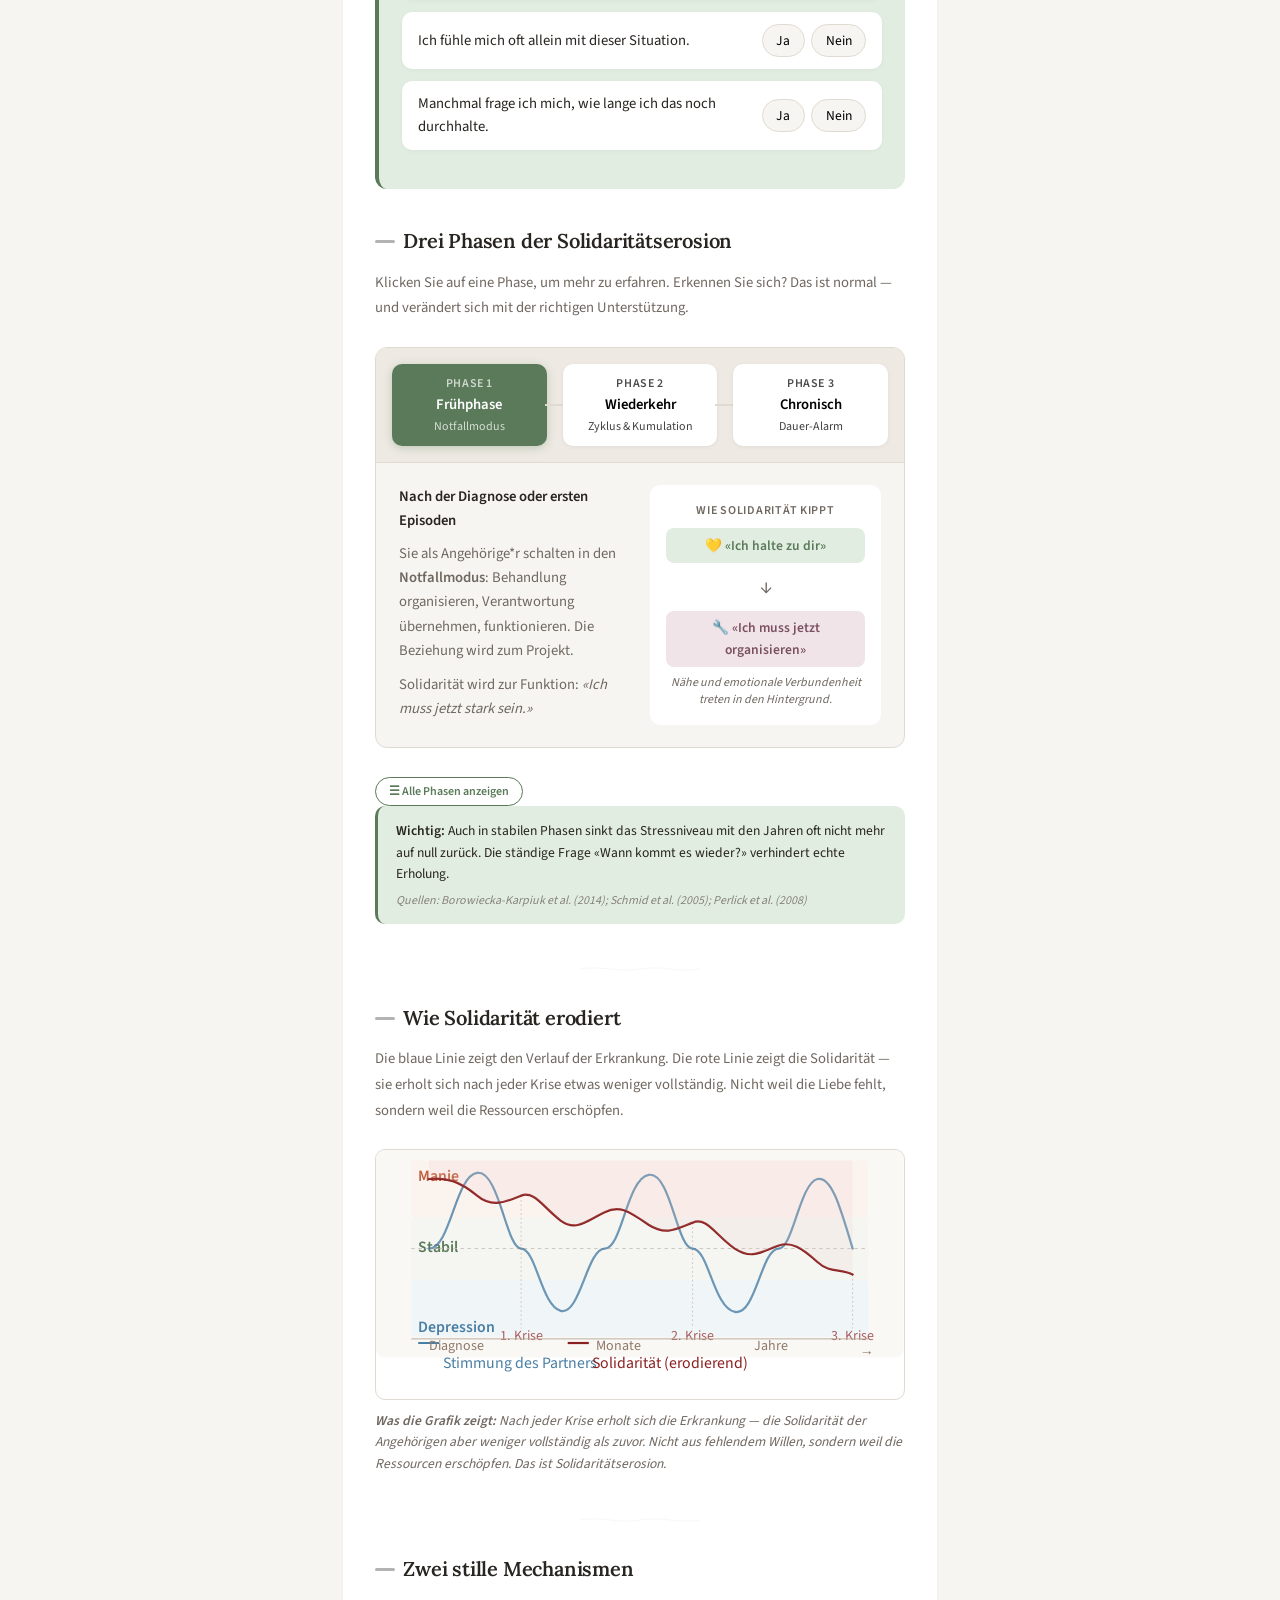
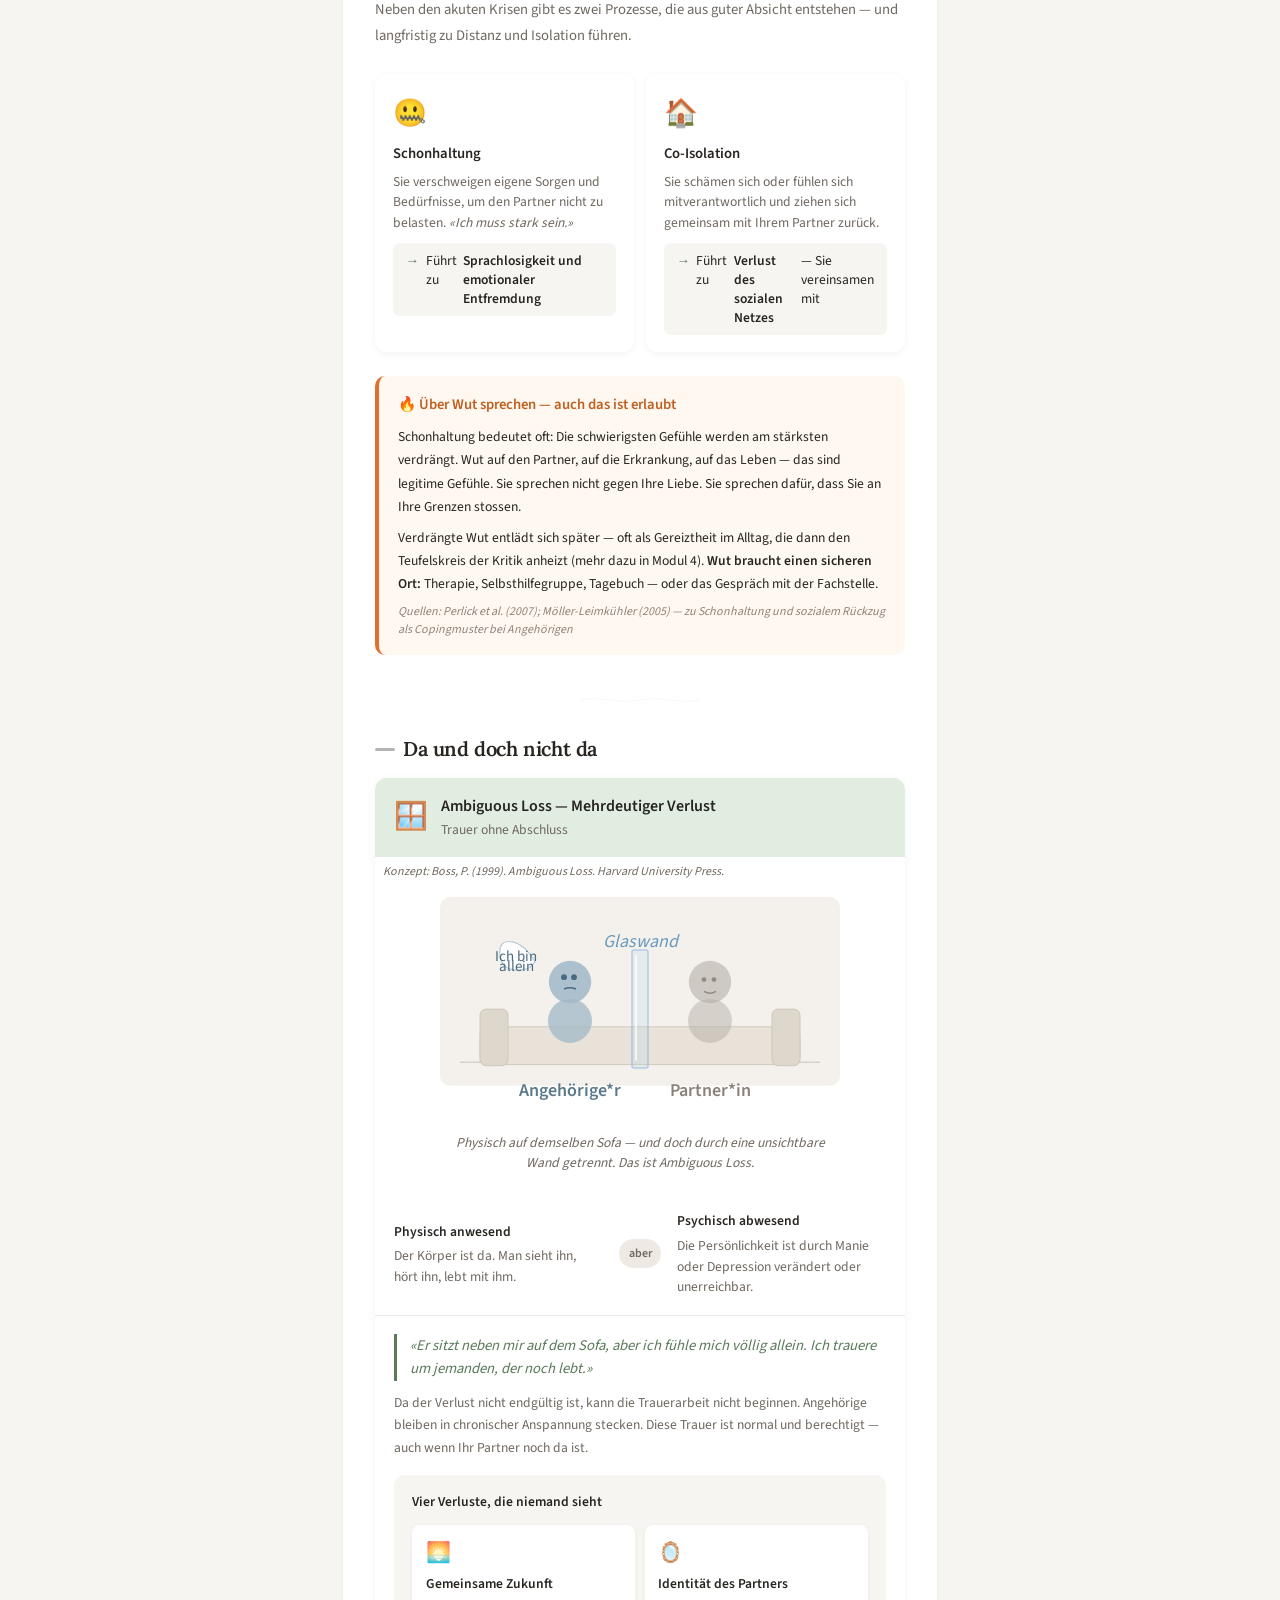
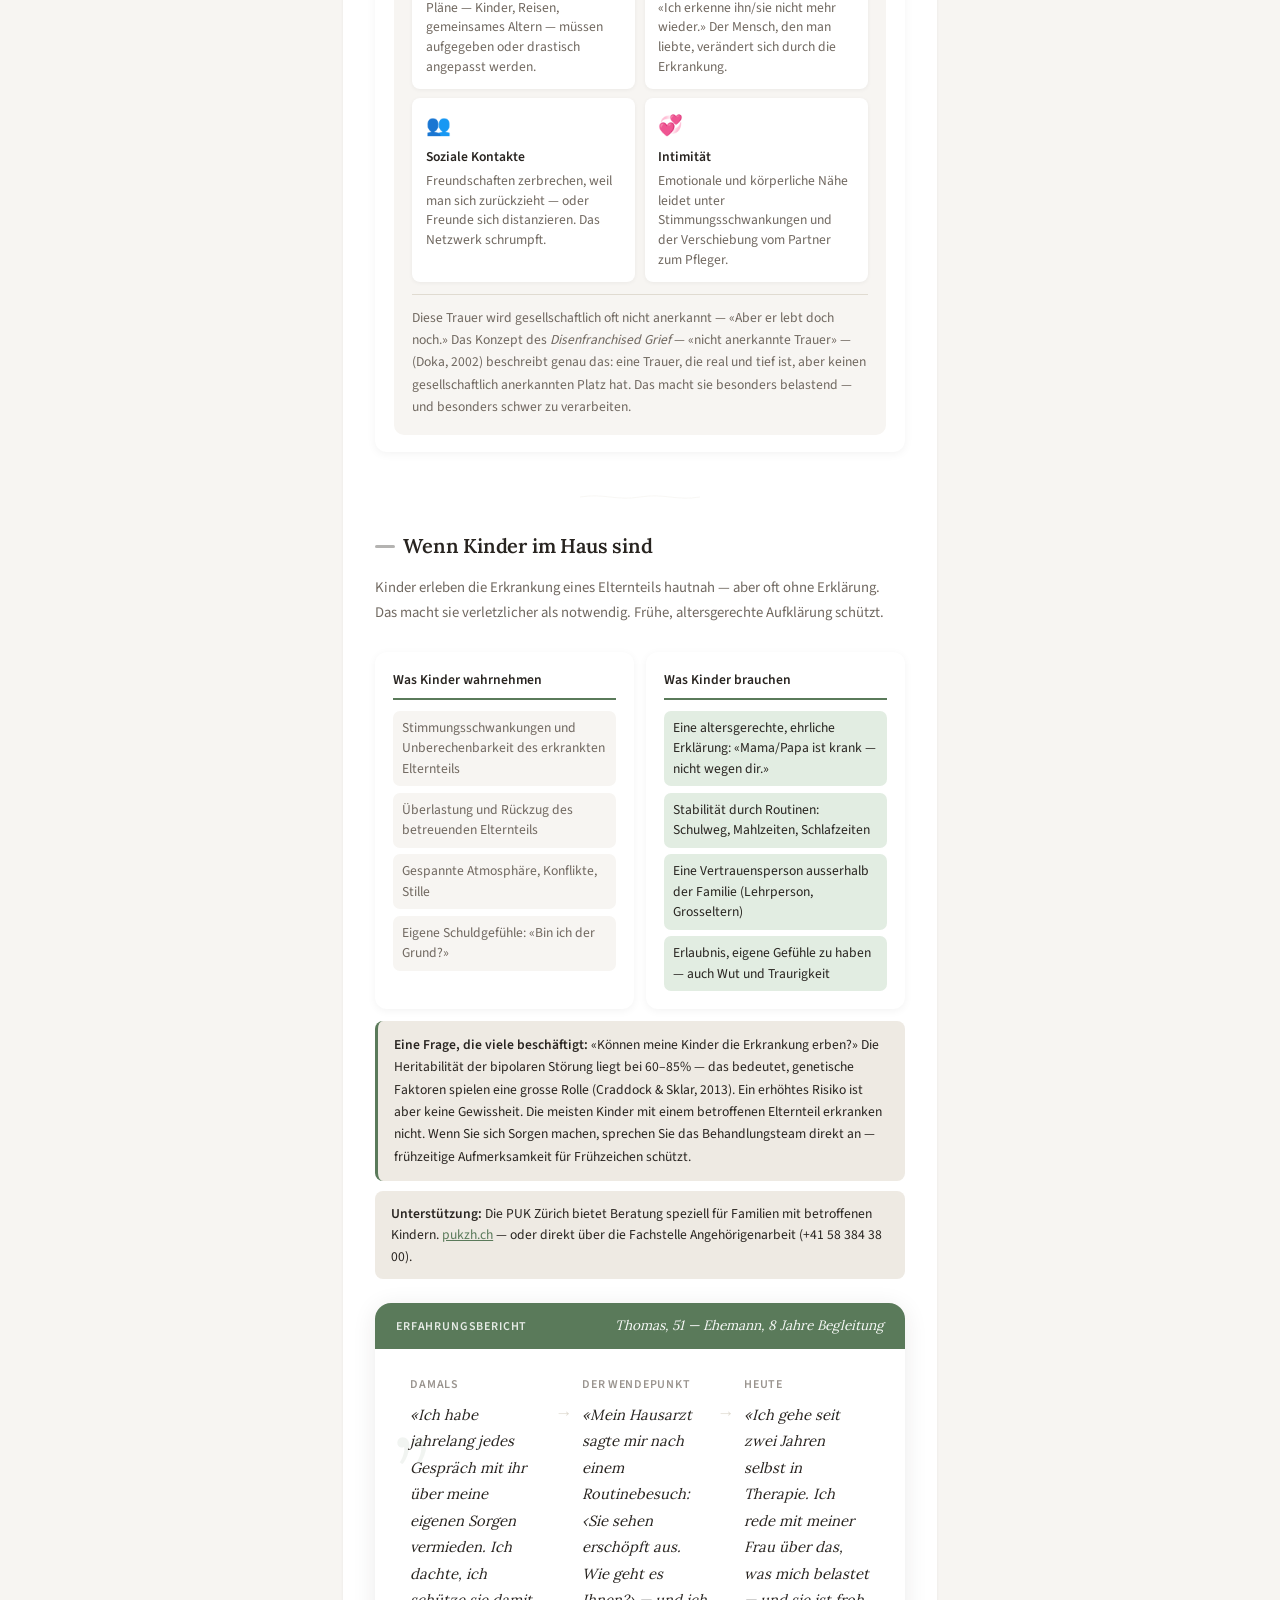
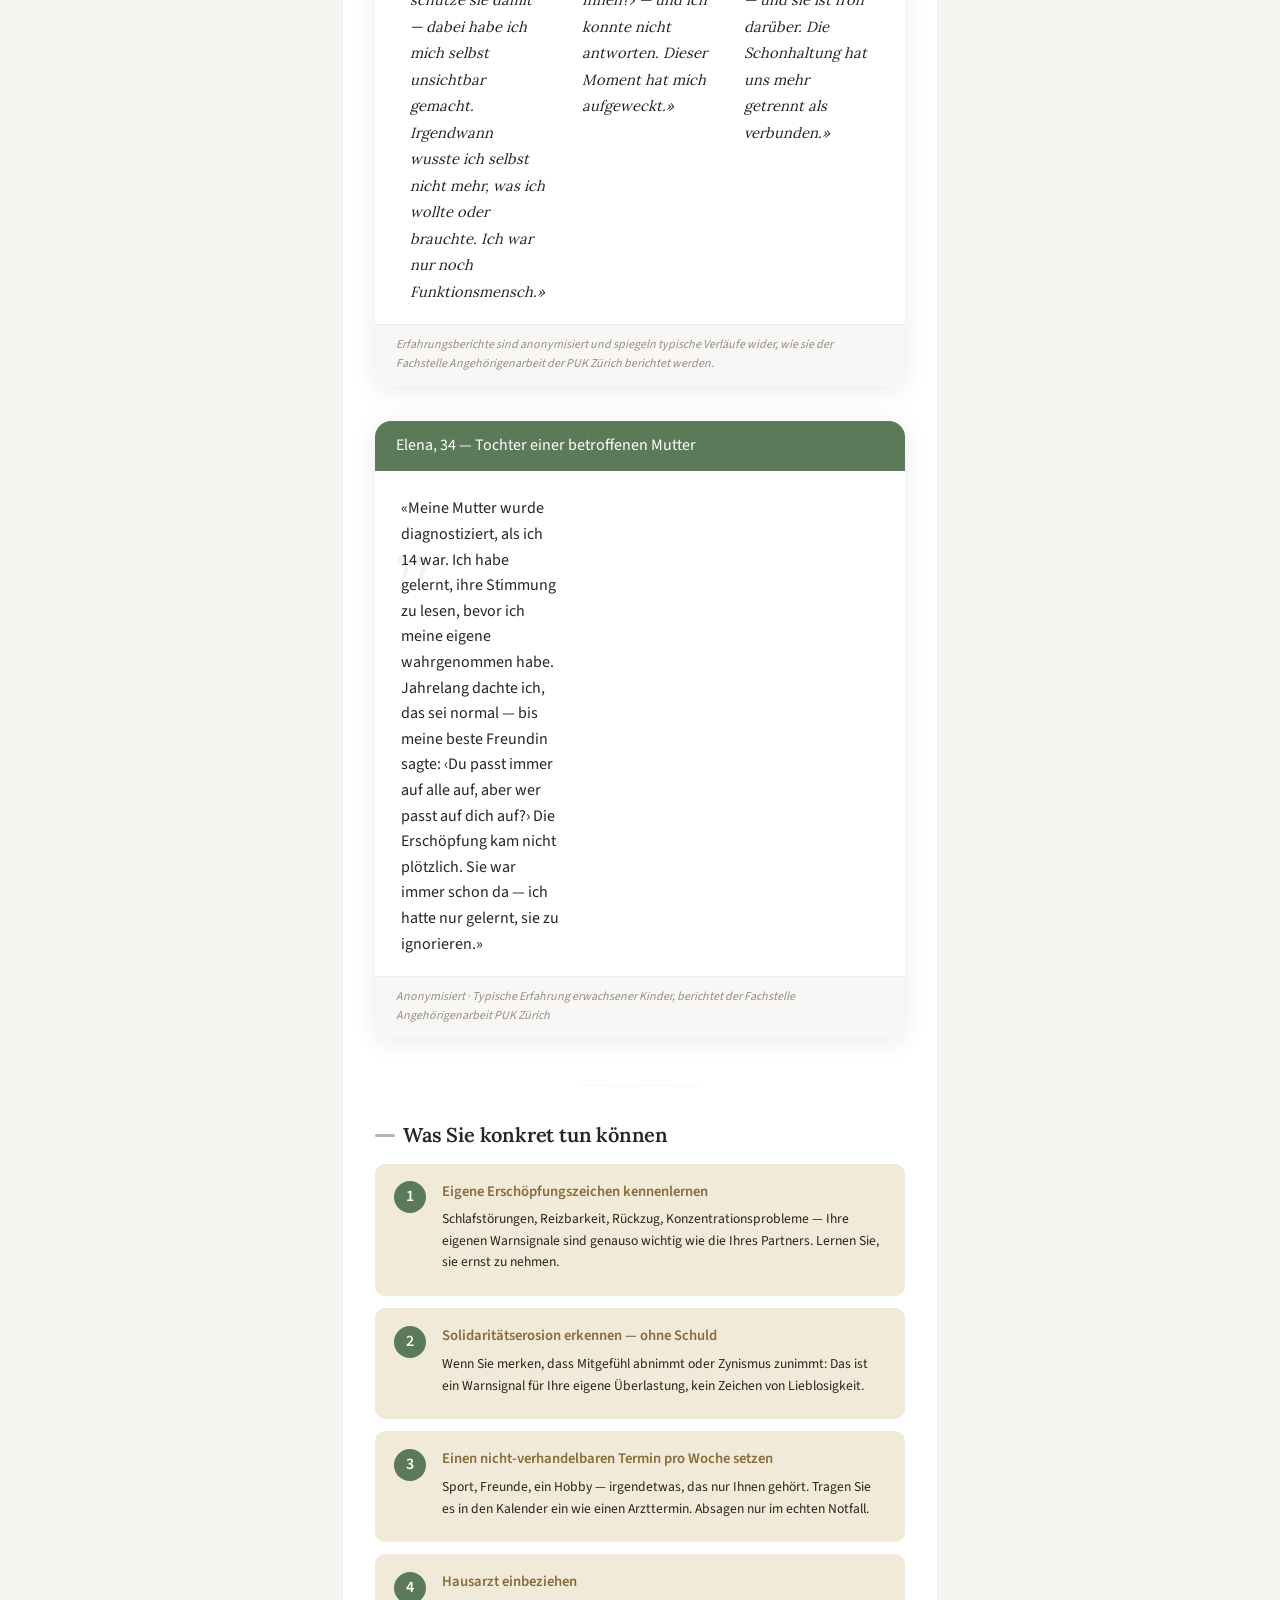
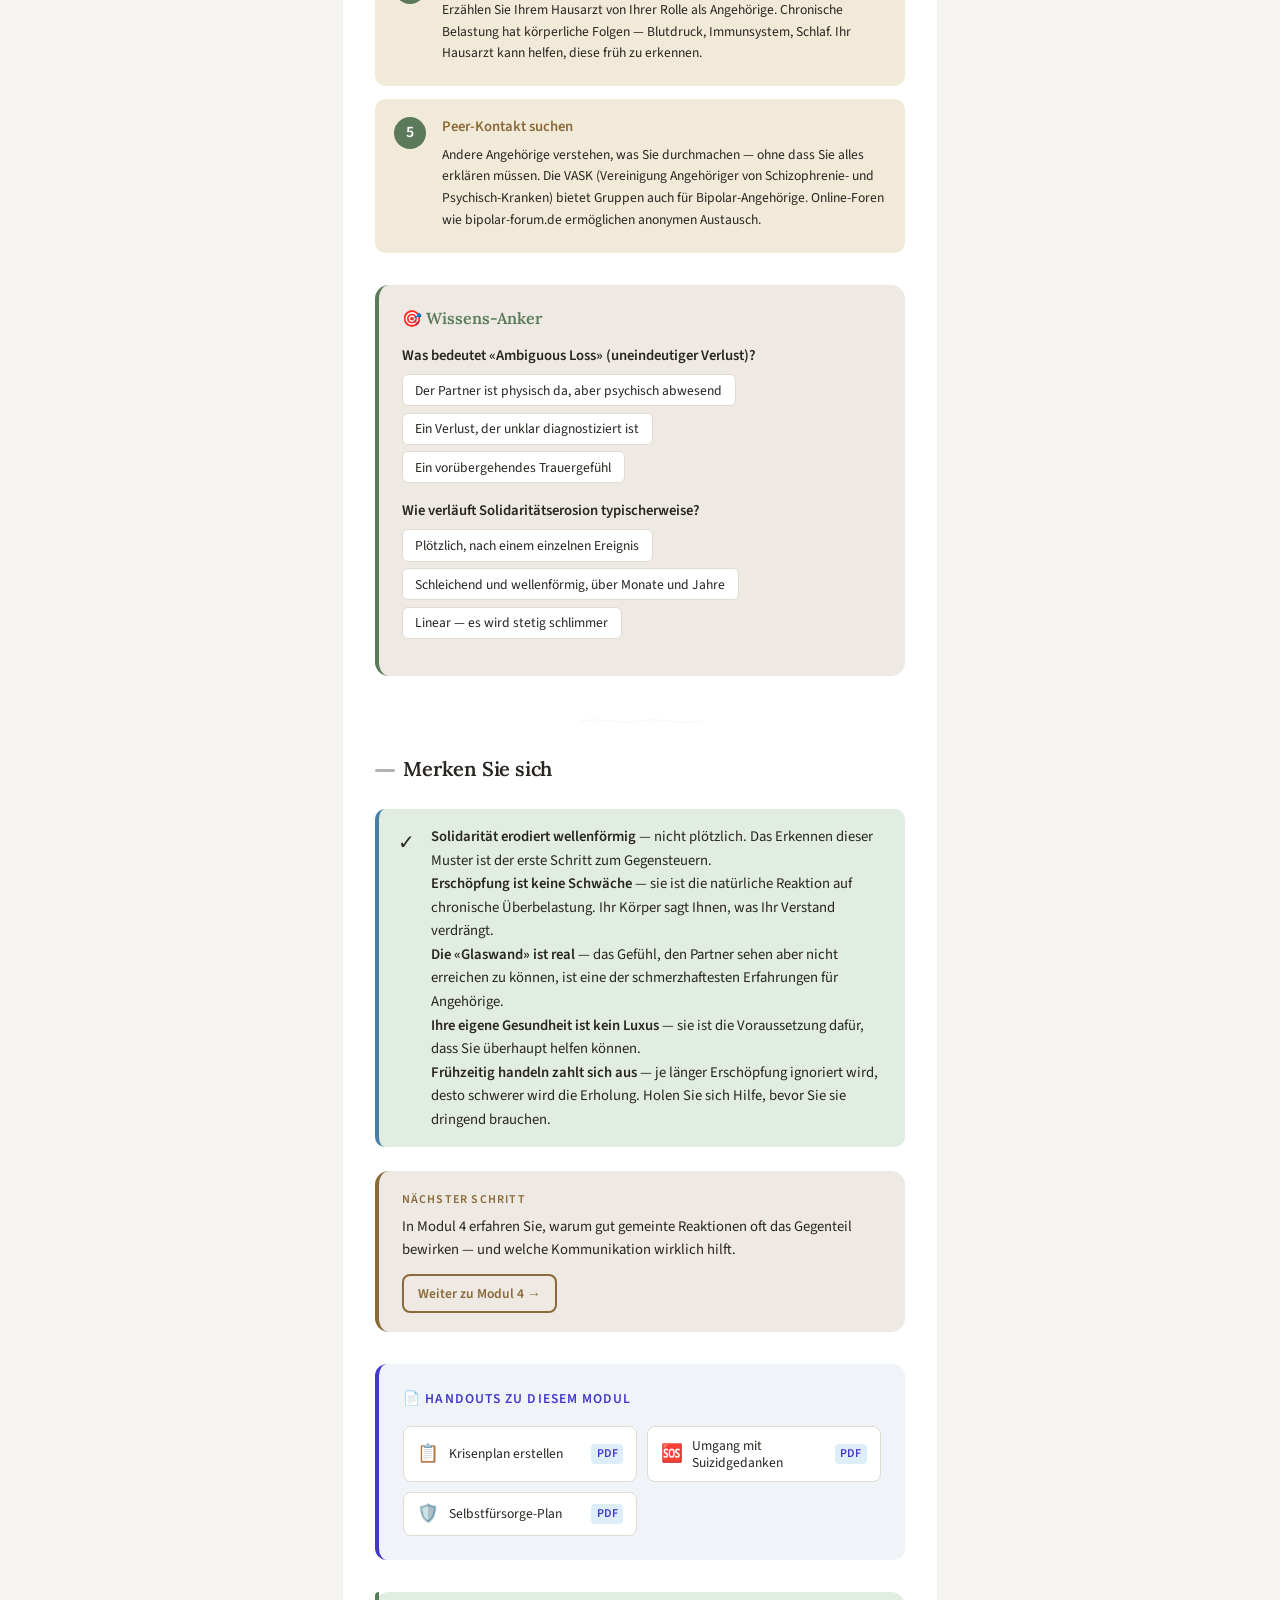
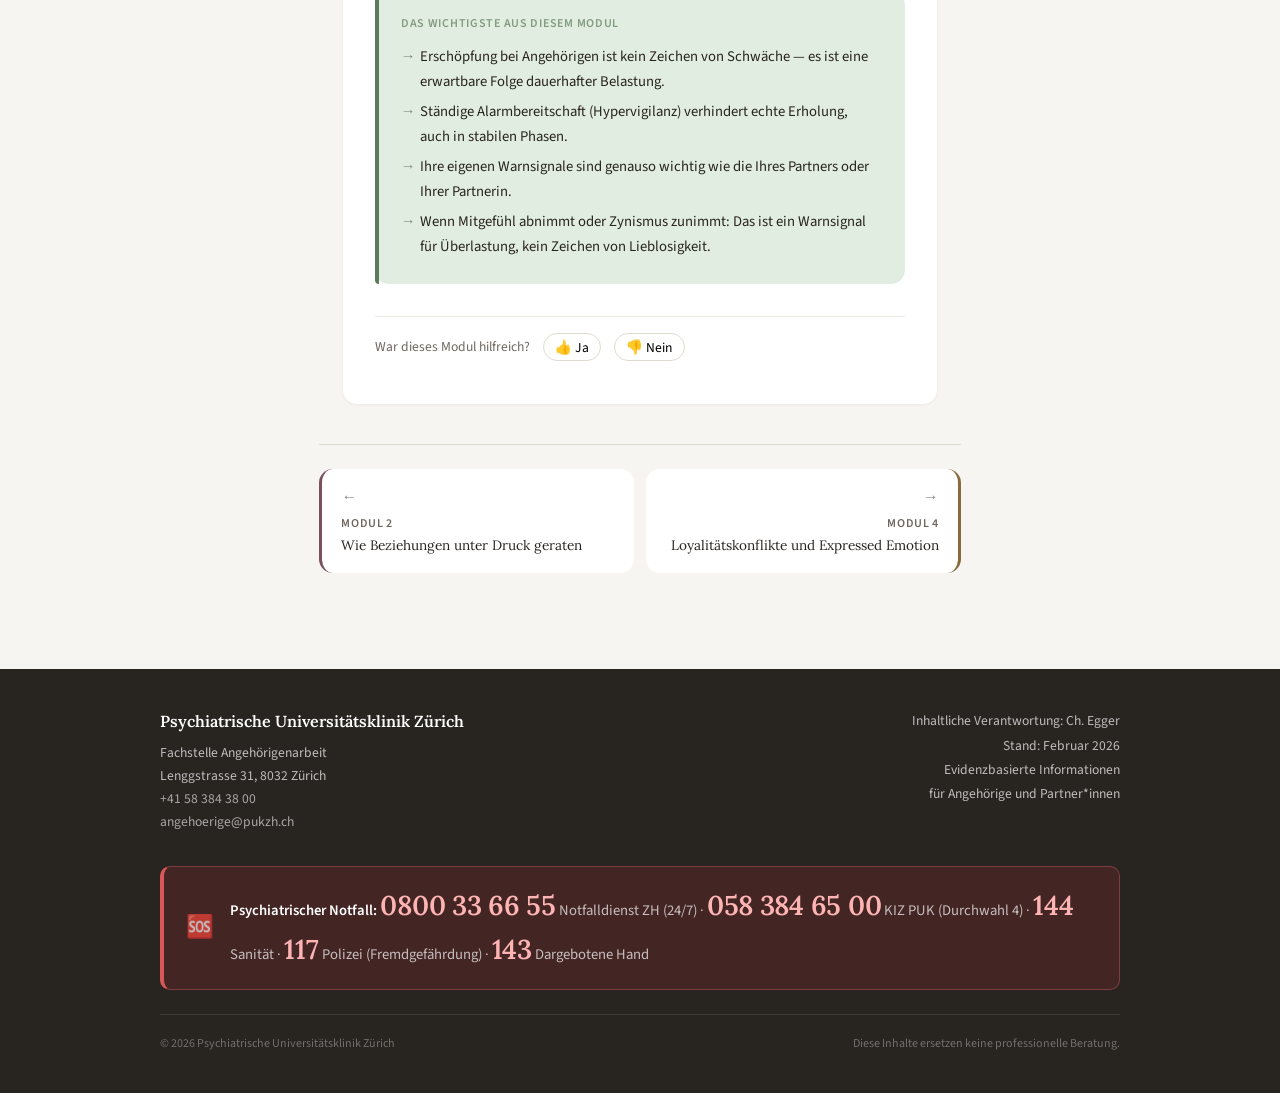
<file: modul/3/index.html>
<!DOCTYPE html>
<html lang="de">
<head>
<meta charset="UTF-8">
<meta name="viewport" content="width=device-width, initial-scale=1.0">
<title>Modul 3: Wenn die Kraft nachlässt | PUK Zürich</title>
<meta name="description" content="Solidaritätserosion, Ambiguous Loss, Schonhaltung — wie sich Belastung schleichend aufbaut und was dahintersteckt.">
<meta name="robots" content="index, follow">
<link rel="canonical" href="https://bipolar-angehoerige01.netlify.app/modul/3/">
<meta property="og:type" content="website">
<meta property="og:title" content="Modul 3: Wenn die Kraft nachlässt">
<meta property="og:description" content="Solidaritätserosion, Ambiguous Loss, Schonhaltung — wie sich Belastung schleichend aufbaut und was dahintersteckt.">
<meta property="og:url" content="https://bipolar-angehoerige01.netlify.app/modul/3/">
<meta property="og:locale" content="de_CH">
<meta property="og:site_name" content="Bipolare Störung – Psychoedukation für Angehörige">
<meta name="twitter:title" content="Modul 3: Wenn die Kraft nachlässt">
<meta name="twitter:description" content="Solidaritätserosion, Ambiguous Loss, Schonhaltung — wie sich Belastung schleichend aufbaut und was dahintersteckt.">
<link rel="icon" href="data:image/svg+xml,<svg xmlns='http://www.w3.org/2000/svg' viewBox='0 0 100 100'><text y='.9em' font-size='90'>🤝</text></svg>">
<style>
@font-face{font-family:'Lora';font-style:normal;font-weight:400;font-display:swap;src:url('/fonts/lora-v37-latin-regular.woff2') format('woff2');}
@font-face{font-family:'Lora';font-style:normal;font-weight:600;font-display:swap;src:url('/fonts/lora-v37-latin-600.woff2') format('woff2');}
@font-face{font-family:'Source Sans 3';font-style:normal;font-weight:400;font-display:swap;src:url('/fonts/source-sans-3-v19-latin-regular.woff2') format('woff2');}
@font-face{font-family:'Source Sans 3';font-style:normal;font-weight:600;font-display:swap;src:url('/fonts/source-sans-3-v19-latin-600.woff2') format('woff2');}
</style>
<link rel="preload" href="/fonts/source-sans-3-v19-latin-regular.woff2" as="font" type="font/woff2" crossorigin>
<link rel="preload" href="/fonts/lora-v37-latin-regular.woff2" as="font" type="font/woff2" crossorigin>
<link rel="stylesheet" href="/shared.css">
<meta property="og:image" content="https://bipolar-angehoerige01.netlify.app/images/og-m3.png">
<meta property="og:image:width" content="1200">
<meta property="og:image:height" content="630">
<meta name="twitter:card" content="summary_large_image">
<meta name="twitter:image" content="https://bipolar-angehoerige01.netlify.app/images/og-m3.png">
<script type="application/ld+json">
{
  "@context": "https://schema.org",
  "@type": "Article",
  "headline": "Wenn die Kraft nachlässt",
  "description": "Erosion der Solidarität — wie sich Belastung schleichend aufbaut und was Sie dagegen tun können.",
  "url": "https://bipolar-angehoerige01.netlify.app/modul/3/",
  "inLanguage": "de-CH",
  "isPartOf": {
    "@type": "MedicalWebPage",
    "name": "Bipolare Störung — Psychoedukation für Angehörige",
    "url": "https://bipolar-angehoerige01.netlify.app/"
  },
  "publisher": {
    "@type": "Hospital",
    "name": "Psychiatrische Universitätsklinik Zürich (PUK)"
  }
}
</script>
<link rel="manifest" href="/manifest.json">
</head>
<body>
<a class="skip-link" href="#module-content">Direkt zum Inhalt</a>
<div id="progress-bar"></div>
<button aria-controls="notfall-banner" aria-expanded="false" id="notfall-trigger" onclick="toggleNotfall(this)" title="Notfall-Informationen ein-/ausblenden">
<span class="nt-icon">🆘</span>
  Ich brauche jetzt sofort Hilfe
  <span class="nt-chevron">▼</span>
</button>
<div aria-label="Notfall-Informationen" id="notfall-banner" role="region">
<div class="notfall-content">
<!-- Situation 1: Fremdgefährdung -->
<div class="notfall-situation">
<div class="notfall-sit-label">🚨 Akute Gefahr — Ihr Partner gefährdet sich oder andere</div>
<div class="notfall-nums">
<div class="notfall-num-card notfall-priority">
<span class="notfall-num-label">Polizei</span>
<a href="tel:117">117</a>
<span class="notfall-num-sub">Bei Fremdgefährdung oder wenn Sie sich selbst nicht mehr sicher fühlen</span>
</div>
<div class="notfall-num-card notfall-priority">
<span class="notfall-num-label">Sanität / Notfall</span>
<a href="tel:144">144</a>
<span class="notfall-num-sub">Bei akuter Suizidgefahr oder medizinischem Notfall — koordiniert alle weiteren Schritte</span>
</div>
</div>
</div>
<!-- Situation 2: Psychiatrische Krise -->
<div class="notfall-situation">
<div class="notfall-sit-label">⚠️ Psychiatrische Krise — Suizidgedanken oder schwere Episode</div>
<div class="notfall-nums">
<div class="notfall-num-card">
<span class="notfall-num-label">Psychiatrischer Notfalldienst ZH</span>
<a href="tel:0800336655">0800 33 66 55</a>
<span class="notfall-num-sub">24/7 · kostenlos · Kanton Zürich<br/>Vermittelt Notfallpsychiater*in nach Hause oder in die Klinik</span>
</div>
<div class="notfall-num-card">
<span class="notfall-num-label">KIZ — PUK Zürich</span>
<a href="tel:+41583846500">058 384 65 00</a>
<span class="notfall-num-sub">24/7 · Durchwahl 4 · Militärstrasse 8<br/>Krisenintervention: telefonisch, ambulant oder stationär (bis 7 Tage)</span>
</div>
<div class="notfall-num-card">
<span class="notfall-num-label">KIZ — IPW Winterthur</span>
<a href="tel:0522643700">052 264 37 00</a>
<span class="notfall-num-sub">24/7 · Region Winterthur-Unterland<br/>Krisenintervention ambulant und stationär</span>
</div>
</div>
</div>
<!-- Situation 3: Sie selbst brauchen Unterstützung -->
<div class="notfall-situation">
<div class="notfall-sit-label">💬 Sie selbst sind am Limit — Gespräch und Orientierung</div>
<div class="notfall-nums">
<div class="notfall-num-card">
<span class="notfall-num-label">Dargebotene Hand</span>
<a href="tel:143">143</a>
<span class="notfall-num-sub">24/7 · anonym · kostenlos<br/>Zuhören, Entlasten, Weiterverweisen — auch für Angehörige</span>
</div>
<div class="notfall-num-card">
<span class="notfall-num-label">Fachstelle Angehörige PUK</span>
<a href="tel:+41583843800">058 384 38 00</a>
<span class="notfall-num-sub">Mo–Fr · kostenlos · vertraulich<br/>Spezialisierte Beratung für Angehörige</span>
</div>
<div class="notfall-num-card">
<span class="notfall-num-label">Pro Mente Sana</span>
<a href="tel:0848800858">0848 800 858</a>
<span class="notfall-num-sub">Mo/Di/Do 9–12 Uhr, Do 14–17 Uhr, Di/Mi 16:30–19:30 Uhr<br/>Psychosoziale und rechtliche Beratung für Angehörige</span>
</div>
</div>
</div>
<div class="notfall-hinweis">
<strong>Hinweis für Angehörige:</strong> Bei konkreten Suizidgedanken Ihres Partners ist die Dargebotene Hand 143 ein erster Schritt — aber nicht das einzige Mittel. Der psychiatrische Notfalldienst (0800 33 66 55) oder das KIZ können psychiatrische Fachpersonen direkt einbeziehen und eine Einschätzung vor Ort ermöglichen.
    </div>
<button class="notfall-close" aria-label="Notfall-Banner schliessen" onclick="toggleNotfall(document.getElementById('notfall-trigger'))">Schliessen</button>
</div>
</div>
<nav>
<div class="nav-logo">
<a href="/" class="link-plain">
<span class="nav-logo-text">Bipolare Störung</span>
</a>
</div>
<div class="nav-links" id="nav-links">
<a class="nav-btn" href="/modul/1/">
<span class="nb-dot d1"></span>
      Verstehen
    </a>
<a class="nav-btn" href="/modul/2/">
<span class="nb-dot d2"></span>
      Beziehung
    </a>
<a class="nav-btn fw-bold" href="/modul/3/" aria-current="page">
<span class="nb-dot d3"></span>
      Erschöpfung
    </a>
<a class="nav-btn" href="/modul/4/">
<span class="nb-dot d4"></span>
      Loyalität
    </a>
<a class="nav-btn text-danger" href="/notfall/">
<span class="nb-dot d-danger"></span>
      Notfall
    </a>
<a class="nav-btn" href="/modul/5/">
<span class="nb-dot d5"></span>
      Handeln
    </a>
<a class="nav-btn" href="/modul/6/">
<span class="nb-dot d6"></span>
      Resilienz
    </a>
<a class="nav-btn" href="/modul/7/">
<span class="nb-dot d7"></span>
      Ressourcen
    </a>
<div class="nav-divider"></div>
<a class="nav-btn" href="/impressum/">
<span class="nb-dot d-muted"></span>
      Impressum
    </a>
</div>
<div class="nav-controls">
<button class="nav-bookmark" id="nav-bookmark" onclick="toggleBookmarks()" title="Lesezeichen">🔖</button>
<div class="bookmark-panel" id="bookmark-panel">
<div class="bp-title">🔖 Lesezeichen</div>
<div id="bookmark-list">Noch keine Lesezeichen gesetzt.</div>
</div>
</div>
<button class="hamburger" id="hamburger" onclick="toggleNav()" aria-label="Menü öffnen" title="Menü">
<span></span><span></span><span></span>
</button>
</nav>
<div id="view-controls">
<button id="font-toggle" onclick="toggleFont()" title="Schriftgrösse">A <span id="font-state">A+</span></button>
<button id="readmode-toggle" onclick="toggleReadmode()" title="Lesemodus">📖 <span id="rm-state">Lesen</span></button>
</div>
<button aria-label="Weiterlesen ab letzter Position" id="continue-reading"></button>
<button aria-label="Nach oben scrollen" id="back-to-top" onclick="scrollToTop()" title="Nach oben">↑</button>
<main>
<div class="module-top" style="--module-color:var(--m3)">
<div class="breadcrumb"><a href="/">Startseite</a> <span class="bc-sep">›</span> <span>Wenn die Kraft nachlässt</span></div>
<div class="page-dots">
<div class="pd-track">
<a href="/modul/1/" class="pd-dot"  title="Modul 1"></a>
<span class="pd-line"></span>
<a href="/modul/2/" class="pd-dot"  title="Modul 2"></a>
<span class="pd-line"></span>
<a href="/modul/3/" class="pd-dot pd-current bg-m3" title="Modul 3"></a>
<span class="pd-line"></span>
<a href="/modul/4/" class="pd-dot"  title="Modul 4"></a>
<span class="pd-line"></span>
<a href="/modul/5/" class="pd-dot"  title="Modul 5"></a>
<span class="pd-line"></span>
<a href="/modul/6/" class="pd-dot"  title="Modul 6"></a>
<span class="pd-line"></span>
<a href="/modul/7/" class="pd-dot"  title="Modul 7"></a>
</div>
<span class="pd-label">Modul 3 / 7</span>
</div>
<h1 class="module-top-title">Wenn die Kraft nachlässt</h1>
<p class="module-readtime">⏱ ca. 9 Minuten Lesezeit</p>
</div>
<div class="subpage-content" id="module-content">
<section class="module" id="m3">
<div class="module-card c3">
<div class="module-header">
<div class="module-number c3">03</div>
<div class="module-header-text">
<div class="module-h2-wrap"><h2>Wenn die Kraft nachlässt</h2><button class="share-btn" onclick="shareSection('m3',this)" title="Link zu diesem Modul kopieren">🔗 Teilen</button></div>
<div class="module-subtitle">Erosion der Solidarität — wie sich Belastung schleichend aufbaut</div>
</div>
</div>
<div class="module-body">
<div class="vignette" style="--module-color:var(--m3)">
<p class="vignette-text">«Ich sage allen, es geht mir gut. Aber nachts liege ich wach und frage mich, wie lange ich das noch schaffe. Ich bin so müde — nicht körperlich, sondern in meiner Seele.»</p>
<p class="vignette-source">— Partnerin, 38 Jahre (anonymisiert)</p>
</div>

<div class="lernziele" style="--module-color:var(--m3)">
<p class="lernziele-label">Nach diesem Modul wissen Sie:</p>
<ul>
<li>Warum Solidarität wellenförmig erodiert — und das kein Versagen ist.</li>
<li>Was Ambiguous Loss bedeutet und warum Trauer ohne Abschluss so belastend ist.</li>
<li>Wie Sie Warnsignale bei sich selbst erkennen.</li>
</ul>
</div>

<span class="eyebrow" style="--module-color:var(--m3)">Modul 3 · Solidaritätserosion</span>
<nav class="module-toc" aria-label="Inhalt dieses Moduls" style="--module-color:var(--m3)">
<p class="module-toc-title">In diesem Modul</p>
<ol>
<li>Drei Phasen der Solidaritätserosion</li>
<li>Wie Solidarität erodiert</li>
<li>Zwei stille Mechanismen</li>
<li>Da und doch nicht da — Ambiguous Loss</li>
<li>Wenn Kinder im Haus sind</li>
<li>Was Sie konkret tun können</li>
</ol>
</nav>
<div class="kurzfassung" style="--module-color:var(--m3)">
<p class="kurzfassung-label">In 30 Sekunden — das Wichtigste</p>
<ul>
<li>Solidarität verschwindet nicht über Nacht — sie erodiert wellenförmig, über Monate und Jahre.</li>
<li>Ambiguous Loss (uneindeutiger Verlust) erklärt, warum Trauer ohne Abschluss so zermürbend ist.</li>
<li>Warnsignale bei sich selbst zu erkennen ist kein Zeichen von Schwäche, sondern von Stärke.</li>
</ul>
</div>
<p class="m-intro">Solidarität verschwindet nicht über Nacht. Sie erodiert in einem schleichenden Prozess — wellenförmig, über Monate und Jahre. Das ist kein Zeichen von Schwäche, sondern eine natürliche Reaktion auf eine unberechenbare Situation.</p>
<div class="selfcheck-wrap">
<div class="sc-title">🔍 Wo stehen Sie gerade?</div>
<div class="sc-sub">5 kurze Fragen — nicht diagnostisch, aber orientierend. Klicken Sie an, was für Sie zutrifft.</div>
<div class="sc-questions" id="sc-questions">
<div class="sc-q" data-sc="1">
<div class="sc-q-text">Ich denke oft daran, was als nächstes schiefgehen könnte — auch wenn es gerade ruhig ist.</div>
<div class="sc-options">
<button class="sc-opt" onclick="scSelect(this,1,'ja')">Ja</button>
<button class="sc-opt" onclick="scSelect(this,1,'nein')">Nein</button>
</div>
</div>
<div class="sc-q" data-sc="2">
<div class="sc-q-text">Ich habe das Gefühl, meine eigenen Bedürfnisse kommen kaum noch vor.</div>
<div class="sc-options">
<button class="sc-opt" onclick="scSelect(this,2,'ja')">Ja</button>
<button class="sc-opt" onclick="scSelect(this,2,'nein')">Nein</button>
</div>
</div>
<div class="sc-q" data-sc="3">
<div class="sc-q-text">Freunde oder Hobbys habe ich in letzter Zeit vernachlässigt.</div>
<div class="sc-options">
<button class="sc-opt" onclick="scSelect(this,3,'ja')">Ja</button>
<button class="sc-opt" onclick="scSelect(this,3,'nein')">Nein</button>
</div>
</div>
<div class="sc-q" data-sc="4">
<div class="sc-q-text">Ich fühle mich oft allein mit dieser Situation.</div>
<div class="sc-options">
<button class="sc-opt" onclick="scSelect(this,4,'ja')">Ja</button>
<button class="sc-opt" onclick="scSelect(this,4,'nein')">Nein</button>
</div>
</div>
<div class="sc-q" data-sc="5">
<div class="sc-q-text">Manchmal frage ich mich, wie lange ich das noch durchhalte.</div>
<div class="sc-options">
<button class="sc-opt" onclick="scSelect(this,5,'ja')">Ja</button>
<button class="sc-opt" onclick="scSelect(this,5,'nein')">Nein</button>
</div>
</div>
</div>
<div class="sc-result" id="sc-result"></div>
</div>
<!-- ── Interaktiv: Phasenmodell ── -->
<div class="section-title-sm">Drei Phasen der Solidaritätserosion</div>
<p class="m-subtext">Klicken Sie auf eine Phase, um mehr zu erfahren. Erkennen Sie sich? Das ist normal — und verändert sich mit der richtigen Unterstützung.</p>
<div class="phase-model-wrap">
<div class="phase-tabs">
<button class="phase-tab active" data-phase="1" onclick="showPhase(1)" aria-label="Phase 1 anzeigen">
<span class="phase-tag">Phase 1</span>
<span class="phase-name">Frühphase</span>
<span class="phase-mood">Notfallmodus</span>
</button>
<div class="phase-connector"></div>
<button class="phase-tab" data-phase="2" onclick="showPhase(2)" aria-label="Phase 2 anzeigen">
<span class="phase-tag">Phase 2</span>
<span class="phase-name">Wiederkehr</span>
<span class="phase-mood">Zyklus &amp; Kumulation</span>
</button>
<div class="phase-connector"></div>
<button class="phase-tab" data-phase="3" onclick="showPhase(3)" aria-label="Phase 3 anzeigen">
<span class="phase-tag">Phase 3</span>
<span class="phase-name">Chronisch</span>
<span class="phase-mood">Dauer-Alarm</span>
</button>
</div>
<div class="phase-content" id="phase-1">
<div class="phase-content-inner">
<div class="phase-col-left">
<div class="phase-content-title">Nach der Diagnose oder ersten Episoden</div>
<p>Sie als Angehörige*r schalten in den <strong>Notfallmodus</strong>: Behandlung organisieren, Verantwortung übernehmen, funktionieren. Die Beziehung wird zum Projekt.</p>
<p class="mt-sm">Solidarität wird zur Funktion: <em>«Ich muss jetzt stark sein.»</em></p>
</div>
<div class="phase-col-right">
<div class="phase-shift-label">Wie Solidarität kippt</div>
<div class="phase-shift-from">💛 «Ich halte zu dir»</div>
<div class="phase-shift-arrow">↓</div>
<div class="phase-shift-to">🔧 «Ich muss jetzt organisieren»</div>
<div class="phase-warning">Nähe und emotionale Verbundenheit treten in den Hintergrund.</div>
</div>
</div>
</div>
<div class="phase-content hidden" id="phase-2">
<div class="phase-content-inner">
<div class="phase-col-left">
<div class="phase-content-title">Monate bis Jahre: Wechselbad aus Hoffnung und Krise</div>
<p>Jede Episode hinterlässt Spuren — <strong>Vertrauensbrüche, finanzielle Schäden, emotionale Erschöpfung</strong>. Die Lasten stauen sich auf.</p>
<p class="mt-sm">Die Hoffnung auf dauerhafte Besserung schwindet: <em>«Schon wieder.»</em></p>
</div>
<div class="phase-col-right">
<div class="phase-shift-label">Wie Solidarität kippt</div>
<div class="phase-shift-from">🔧 «Es wird besser»</div>
<div class="phase-shift-arrow">↓</div>
<div class="phase-shift-to">😔 «Ich bin erschöpft»</div>
<div class="phase-warning">Kumulative Folgelasten erzeugen Zweifel, die wachsen.</div>
</div>
</div>
</div>
<div class="phase-content hidden" id="phase-3">
<div class="phase-content-inner">
<div class="phase-col-left">
<div class="phase-content-title">Jahre: Dauer-Alarmbereitschaft</div>
<p>Schlafprobleme, chronische Erschöpfung, emotionale Entfremdung. Die Hauptlast: <strong>Krise antizipieren</strong> — auch wenn es gerade ruhig ist.</p>
<p class="mt-sm">Solidarität wird innerlich «teuer»: täglich gegen Angst, Groll und Erschöpfung verteidigt.</p>
</div>
<div class="phase-col-right">
<div class="phase-shift-label">Wie Solidarität kippt</div>
<div class="phase-shift-from">😔 «Ich bin erschöpft»</div>
<div class="phase-shift-arrow">↓</div>
<div class="phase-shift-to">🛡️ «Ich muss mich schützen»</div>
<div class="phase-warning">Gefahr der Resignation — oder der Erkenntnis, dass es so nicht weitergeht.</div>
</div>
</div>
</div>
</div>
<!-- Belastungskurve -->
<button class="phase-show-all" onclick="toggleAllPhases(this)" aria-label="Alle Phasen gleichzeitig anzeigen">☰ Alle Phasen anzeigen</button>
<div class="burden-curve-note">
<strong>Wichtig:</strong> Auch in stabilen Phasen sinkt das Stressniveau mit den Jahren oft nicht mehr auf null zurück. Die ständige Frage «Wann kommt es wieder?» verhindert echte Erholung.
        <br/><em class="quelle">Quellen: Borowiecka-Karpiuk et al. (2014); Schmid et al. (2005); Perlick et al. (2008)</em>
</div>
<!-- ── Belastungskurve Angehörige ── -->
<div class="section-wave" aria-hidden="true"><svg viewBox="0 0 200 8" preserveAspectRatio="none"><path d="M0,4 C40,0 60,8 100,4 C140,0 160,8 200,4" fill="none" stroke="currentColor" stroke-width="0.5"/></svg></div>
<div class="section-title-sm">Wie Solidarität erodiert</div>
<p class="m-subtext">Die blaue Linie zeigt den Verlauf der Erkrankung. Die rote Linie zeigt die Solidarität — sie erholt sich nach jeder Krise etwas weniger vollständig. Nicht weil die Liebe fehlt, sondern weil die Ressourcen erschöpfen.</p>
<div class="burden-accumulation-wrap">
<svg aria-label="Solidaritätserosion: Die Fähigkeit zur Solidarität sinkt mit jeder Krise" class="burden-accumulation-svg" role="img" viewBox="0 0 600 283" xmlns="http://www.w3.org/2000/svg">
<!-- Hintergrund -->
<rect fill="#faf8f5" height="236.0" rx="10" width="600" x="0" y="0.0"></rect>
<!-- Zonen Erkrankung -->
<rect fill="#fde8e0" height="64.9" opacity="0.35" rx="4" width="520" x="40" y="11.8"></rect>
<rect fill="#e8f0e8" height="70.8" opacity="0.3" rx="4" width="520" x="40" y="76.7"></rect>
<rect fill="#ddeef8" height="64.9" opacity="0.35" rx="4" width="520" x="40" y="147.5"></rect>
<!-- Zone labels -->
<text fill="#c06040" font-family="Source Sans 3,sans-serif" font-size="18" font-weight="600" x="48" y="35.4">Manie</text>
<text fill="#5a7a5a" font-family="Source Sans 3,sans-serif" font-size="18" font-weight="600" x="48" y="115.6">Stabil</text>
<text fill="#4a7fa5" font-family="Source Sans 3,sans-serif" font-size="18" font-weight="600" x="48" y="206.5">Depression</text>
<!-- Mittellinie -->
<line stroke="#c8c0b8" stroke-dasharray="4,4" stroke-width="1" x1="40" x2="560" y1="112.1" y2="112.1"></line>
<!-- ERKRANKTER: Stimmungskurve (blau) -->
<path d="M60 112.1 C85 112.1 90 29.5 115 26 C140 22.4 148 112.1 165 112.1 C182 112.1 188 177 210 182.9 C232 188.8 240 112.1 260 112.1 C280 112.1 285 33 310 28.3 C335 23.6 342 112.1 360 112.1 C378 112.1 384 179.4 408 184.1 C432 188.8 438 112.1 458 112.1 C474 112.1 482 37.8 502 33 C518 29.5 528 64.9 542 112.1" fill="none" opacity="0.8" stroke="#4a7fa5" stroke-linecap="round" stroke-width="2.5"></path>
<!-- SOLIDARITÄT: sinkt nach jeder Krise (rot, abnehmend) -->
<!-- Startet hoch (volle Solidarität ~Manie-Zone), sinkt nach jeder Episode, erholt sich je weniger -->
<path d="M60 33 C80 30.7 95 35.4 115 51.9 C132 66.1 148 59 165 51.9 C180 46 190 64.9 210 80.2 C228 93.2 240 80.2 260 70.8 C276 62.5 286 68.4 310 85 C330 97.9 342 89.7 360 82.6 C376 75.5 386 96.8 408 112.1 C428 125.1 438 115.6 458 108.6 C472 103.8 484 110.9 502 127.4 C516 140.4 528 134.5 542 141.6" fill="none" stroke="#8b2020" stroke-linecap="round" stroke-width="2.5"></path>
<!-- Schattierung unter Solidaritätslinie — schwindende Reserve -->
<path d="M60 33 C80 30.7 95 35.4 115 51.9 C132 66.1 148 59 165 51.9 C180 46 190 64.9 210 80.2 C228 93.2 240 80.2 260 70.8 C276 62.5 286 68.4 310 85 C330 97.9 342 89.7 360 82.6 C376 75.5 386 96.8 408 112.1 C428 125.1 438 115.6 458 108.6 C472 103.8 484 110.9 502 127.4 C516 140.4 528 134.5 542 141.6 L542 11.8 L60 11.8 Z" fill="#e8c0c0" opacity="0.15"></path>
<!-- Kipppunkt-Markierungen nach Krisen -->
<line opacity="0.35" stroke="#8b2020" stroke-dasharray="2,3" stroke-width="0.8" x1="165" x2="165" y1="51.9" y2="203.0"></line>
<line opacity="0.35" stroke="#8b2020" stroke-dasharray="2,3" stroke-width="0.8" x1="360" x2="360" y1="82.6" y2="203.0"></line>
<line opacity="0.35" stroke="#8b2020" stroke-dasharray="2,3" stroke-width="0.8" x1="542" x2="542" y1="141.6" y2="203.0"></line>
<text fill="#8b2020" font-family="Source Sans 3,sans-serif" font-size="16" opacity="0.7" text-anchor="middle" x="165" y="216.4">1. Krise</text>
<text fill="#8b2020" font-family="Source Sans 3,sans-serif" font-size="16" opacity="0.7" text-anchor="middle" x="360" y="216.4">2. Krise</text>
<text fill="#8b2020" font-family="Source Sans 3,sans-serif" font-size="16" opacity="0.7" text-anchor="middle" x="542" y="216.4">3. Krise</text>
<!-- Legende -->
<line stroke="#4a7fa5" stroke-width="2.5" x1="48" x2="72" y1="219.5" y2="219.5"></line>
<text fill="#4a7fa5" font-family="Source Sans 3,sans-serif" font-size="18" x="76" y="247.6">Stimmung des Partners</text>
<line stroke="#8b2020" stroke-width="2.5" x1="218" x2="242" y1="219.5" y2="219.5"></line>
<text fill="#8b2020" font-family="Source Sans 3,sans-serif" font-size="18" x="246" y="247.6">Solidarität (erodierend)</text>
<!-- Zeitachse -->
<line stroke="#b0a898" stroke-width="1" x1="40" x2="560" y1="214.8" y2="214.8"></line>
<text fill="#907868" font-family="Source Sans 3,sans-serif" font-size="16" x="60" y="228.0">Diagnose</text>
<text fill="#907868" font-family="Source Sans 3,sans-serif" font-size="16" x="250" y="228.0">Monate</text>
<text fill="#907868" font-family="Source Sans 3,sans-serif" font-size="16" x="430" y="228.0">Jahre</text>
<text fill="#907868" font-family="Source Sans 3,sans-serif" font-size="16" x="550" y="235.4">→</text>
</svg>
<div class="burden-accum-caption">
<strong>Was die Grafik zeigt:</strong> Nach jeder Krise erholt sich die Erkrankung — die Solidarität der Angehörigen aber weniger vollständig als zuvor. Nicht aus fehlendem Willen, sondern weil die Ressourcen erschöpfen. Das ist Solidaritätserosion.
        </div>
</div>
<!-- ── Schonhaltung & Co-Isolation ── -->
<div class="section-wave" aria-hidden="true"><svg viewBox="0 0 200 8" preserveAspectRatio="none"><path d="M0,4 C40,0 60,8 100,4 C140,0 160,8 200,4" fill="none" stroke="currentColor" stroke-width="0.5"/></svg></div>
<div class="section-title-sm">Zwei stille Mechanismen</div>
<p class="m-subtext">Neben den akuten Krisen gibt es zwei Prozesse, die aus guter Absicht entstehen — und langfristig zu Distanz und Isolation führen.</p>
<div class="silent-mechs">
<div class="silent-mech-card">
<div class="smech-icon">🤐</div>
<div class="smech-title">Schonhaltung</div>
<div class="smech-desc">Sie verschweigen eigene Sorgen und Bedürfnisse, um den Partner nicht zu belasten. <em>«Ich muss stark sein.»</em></div>
<div class="smech-result">
<span class="smech-arrow">→</span>
            Führt zu <strong>Sprachlosigkeit und emotionaler Entfremdung</strong>
</div>
</div>
<div class="silent-mech-card">
<div class="smech-icon">🏠</div>
<div class="smech-title">Co-Isolation</div>
<div class="smech-desc">Sie schämen sich oder fühlen sich mitverantwortlich und ziehen sich gemeinsam mit Ihrem Partner zurück.</div>
<div class="smech-result">
<span class="smech-arrow">→</span>
            Führt zu <strong>Verlust des sozialen Netzes</strong> — Sie vereinsamen mit
          </div>
</div>
</div>
<div class="anger-note">
<div class="anger-note-title">🔥 Über Wut sprechen — auch das ist erlaubt</div>
<p>Schonhaltung bedeutet oft: Die schwierigsten Gefühle werden am stärksten verdrängt. Wut auf den Partner, auf die Erkrankung, auf das Leben — das sind legitime Gefühle. Sie sprechen nicht gegen Ihre Liebe. Sie sprechen dafür, dass Sie an Ihre Grenzen stossen.</p>
<p>Verdrängte Wut entlädt sich später — oft als Gereiztheit im Alltag, die dann den Teufelskreis der Kritik anheizt (mehr dazu in Modul 4). <strong>Wut braucht einen sicheren Ort:</strong> Therapie, Selbsthilfegruppe, Tagebuch — oder das Gespräch mit der Fachstelle.</p>
<p><em class="quelle">Quellen: Perlick et al. (2007); Möller-Leimkühler (2005) — zu Schonhaltung und sozialem Rückzug als Copingmuster bei Angehörigen</em></p>
</div>
<!-- ── Ambiguous Loss ── -->
<div class="section-wave" aria-hidden="true"><svg viewBox="0 0 200 8" preserveAspectRatio="none"><path d="M0,4 C40,0 60,8 100,4 C140,0 160,8 200,4" fill="none" stroke="currentColor" stroke-width="0.5"/></svg></div>
<div class="section-title-sm">Da und doch nicht da</div>
<div class="ambiguous-loss-card">
<div class="al-header">
<div class="al-icon">🪟</div>
<div>
<div class="al-title">Ambiguous Loss — Mehrdeutiger Verlust</div>
<div class="al-sub">Trauer ohne Abschluss</div>
</div>
</div>
<p style="font-size:var(--fs-xs);color:var(--muted);margin-top:0.3rem;padding:0 0.5rem"><em>Konzept: Boss, P. (1999). Ambiguous Loss. Harvard University Press.</em></p>
<!-- Glaswand-Illustration -->
<div class="glasswand-wrap">
<svg aria-label="Zwei Menschen, zwischen ihnen eine unsichtbare Glaswand" class="glasswand-svg" role="img" viewBox="0 0 400 228" xmlns="http://www.w3.org/2000/svg">
<!-- Hintergrund -->
<rect fill="#f4f1ed" height="188.8" rx="10" width="400"></rect>
<!-- Sofa-Linie / Boden -->
<line stroke="#d8d0c8" stroke-width="1.5" x1="20" x2="380" y1="165.2" y2="165.2"></line>
<!-- Sofa-Kontur -->
<rect fill="#e8e2d8" height="37.8" rx="8" stroke="#d0c8bc" stroke-width="1" width="320" x="40" y="129.8"></rect>
<rect fill="#ddd7cc" height="56.6" rx="6" stroke="#d0c8bc" stroke-width="1" width="28" x="40" y="112.1"></rect>
<rect fill="#ddd7cc" height="56.6" rx="6" stroke="#d0c8bc" stroke-width="1" width="28" x="332" y="112.1"></rect>
<!-- Person links (Angehörige) -->
<circle cx="130" cy="85.0" fill="#a0b8c8" opacity="0.85" r="21.2"></circle>
<ellipse cx="130" cy="123.9" fill="#a0b8c8" opacity="0.75" rx="22" ry="22"></ellipse>
<!-- Ausdruck: schaut zur Wand, leicht nach rechts -->
<circle cx="124" cy="80.2" fill="#4a6a80" r="2.9"></circle>
<circle cx="134" cy="80.2" fill="#4a6a80" r="2.9"></circle>
<path d="M124 92 Q130 89.7 136 92" fill="none" stroke="#4a6a80" stroke-width="1.5"></path>
<!-- Glaswand -->
<rect fill="rgba(180,210,240,0.25)" height="118.0" rx="2" stroke="rgba(140,180,220,0.6)" stroke-width="1.5" width="16" x="192" y="53.1"></rect>
<!-- Lichtreflex -->
<line stroke="rgba(255,255,255,0.7)" stroke-linecap="round" stroke-width="2" x1="196" x2="196" y1="59.0" y2="162.8"></line>
<text fill="#6a9abc" font-family="Source Sans 3,sans-serif" font-size="18" font-style="italic" text-anchor="middle" x="200" y="49.6">Glaswand</text>
<!-- Person rechts (Partner, grau/diffus) -->
<circle cx="270" cy="85.0" fill="#b8b0a8" opacity="0.6" r="21.2"></circle>
<ellipse cx="270" cy="123.9" fill="#b8b0a8" opacity="0.5" rx="22" ry="22"></ellipse>
<!-- Ausdruck: schaut weg/nach unten, Depression -->
<circle cx="264" cy="82.6" fill="#7a7068" opacity="0.7" r="2.4"></circle>
<circle cx="274" cy="82.6" fill="#7a7068" opacity="0.7" r="2.4"></circle>
<path d="M264 94.4 Q270 97.9 276 94.4" fill="none" opacity="0.7" stroke="#7a7068" stroke-width="1.5"></path>
<!-- Gedankenblase links -->
<path d="M95 64.9 Q85 47.2 72 44.8 Q58 42.5 60 59 Q62 73.2 78 73.2 Q90 73.2 95 64.9 Z" fill="white" opacity="0.9" stroke="#b0c8d8" stroke-width="1.2"></path>
<text fill="#4a6a80" font-family="Source Sans 3,sans-serif" font-size="15" text-anchor="middle" x="76" y="63.7">Ich bin</text>
<text fill="#4a6a80" font-family="Source Sans 3,sans-serif" font-size="15" text-anchor="middle" x="76" y="74.3">allein</text>
<!-- Beschriftung -->
<text fill="#5a7a8a" font-family="Source Sans 3,sans-serif" font-size="18" font-weight="600" text-anchor="middle" x="130" y="199.4">Angehörige*r</text>
<text fill="#8a8078" font-family="Source Sans 3,sans-serif" font-size="18" font-weight="600" text-anchor="middle" x="270" y="199.4">Partner*in</text>
</svg>
<div class="glasswand-caption">Physisch auf demselben Sofa — und doch durch eine unsichtbare Wand getrennt. Das ist Ambiguous Loss.</div>
</div>
<div class="al-body">
<div class="al-col">
<div class="al-col-title">Physisch anwesend</div>
<div class="al-col-text">Der Körper ist da. Man sieht ihn, hört ihn, lebt mit ihm.</div>
</div>
<div class="al-vs">aber</div>
<div class="al-col">
<div class="al-col-title">Psychisch abwesend</div>
<div class="al-col-text">Die Persönlichkeit ist durch Manie oder Depression verändert oder unerreichbar.</div>
</div>
</div>
<div class="al-paradox">
<div class="al-quote">«Er sitzt neben mir auf dem Sofa, aber ich fühle mich völlig allein. Ich trauere um jemanden, der noch lebt.»</div>
<p class="al-explain">Da der Verlust nicht endgültig ist, kann die Trauerarbeit nicht beginnen. Angehörige bleiben in chronischer Anspannung stecken. Diese Trauer ist normal und berechtigt — auch wenn Ihr Partner noch da ist.</p>
<div class="loss-types">
<div class="loss-types-title">Vier Verluste, die niemand sieht</div>
<div class="loss-types-grid">
<div class="loss-type">
<div class="lt-icon">🌅</div>
<div class="lt-title">Gemeinsame Zukunft</div>
<div class="lt-text">Pläne — Kinder, Reisen, gemeinsames Altern — müssen aufgegeben oder drastisch angepasst werden.</div>
</div>
<div class="loss-type">
<div class="lt-icon">🪞</div>
<div class="lt-title">Identität des Partners</div>
<div class="lt-text">«Ich erkenne ihn/sie nicht mehr wieder.» Der Mensch, den man liebte, verändert sich durch die Erkrankung.</div>
</div>
<div class="loss-type">
<div class="lt-icon">👥</div>
<div class="lt-title">Soziale Kontakte</div>
<div class="lt-text">Freundschaften zerbrechen, weil man sich zurückzieht — oder Freunde sich distanzieren. Das Netzwerk schrumpft.</div>
</div>
<div class="loss-type">
<div class="lt-icon">💞</div>
<div class="lt-title">Intimität</div>
<div class="lt-text">Emotionale und körperliche Nähe leidet unter Stimmungsschwankungen und der Verschiebung vom Partner zum Pfleger.</div>
</div>
</div>
<div class="loss-types-note">
              Diese Trauer wird gesellschaftlich oft nicht anerkannt — «Aber er lebt doch noch.» Das Konzept des <em>Disenfranchised Grief</em> — «nicht anerkannte Trauer» — (Doka, 2002) beschreibt genau das: eine Trauer, die real und tief ist, aber keinen gesellschaftlich anerkannten Platz hat. Das macht sie besonders belastend — und besonders schwer zu verarbeiten.
            </div>
</div>
</div>
</div>
<!-- ── Kinder im System ── -->
<div class="section-wave" aria-hidden="true"><svg viewBox="0 0 200 8" preserveAspectRatio="none"><path d="M0,4 C40,0 60,8 100,4 C140,0 160,8 200,4" fill="none" stroke="currentColor" stroke-width="0.5"/></svg></div>
<div class="section-title-sm">Wenn Kinder im Haus sind</div>
<p class="m-subtext">Kinder erleben die Erkrankung eines Elternteils hautnah — aber oft ohne Erklärung. Das macht sie verletzlicher als notwendig. Frühe, altersgerechte Aufklärung schützt.</p>
<div class="children-wrap">
<div class="children-col">
<div class="children-col-title">Was Kinder wahrnehmen</div>
<div class="children-items">
<div class="children-item">Stimmungsschwankungen und Unberechenbarkeit des erkrankten Elternteils</div>
<div class="children-item">Überlastung und Rückzug des betreuenden Elternteils</div>
<div class="children-item">Gespannte Atmosphäre, Konflikte, Stille</div>
<div class="children-item">Eigene Schuldgefühle: «Bin ich der Grund?»</div>
</div>
</div>
<div class="children-col">
<div class="children-col-title">Was Kinder brauchen</div>
<div class="children-items">
<div class="children-item good">Eine altersgerechte, ehrliche Erklärung: «Mama/Papa ist krank — nicht wegen dir.»</div>
<div class="children-item good">Stabilität durch Routinen: Schulweg, Mahlzeiten, Schlafzeiten</div>
<div class="children-item good">Eine Vertrauensperson ausserhalb der Familie (Lehrperson, Grosseltern)</div>
<div class="children-item good">Erlaubnis, eigene Gefühle zu haben — auch Wut und Traurigkeit</div>
</div>
</div>
</div>
<div class="genetics-note">
<strong>Eine Frage, die viele beschäftigt:</strong> «Können meine Kinder die Erkrankung erben?» Die Heritabilität der bipolaren Störung liegt bei 60–85% — das bedeutet, genetische Faktoren spielen eine grosse Rolle (Craddock &amp; Sklar, 2013). Ein erhöhtes Risiko ist aber keine Gewissheit. Die meisten Kinder mit einem betroffenen Elternteil erkranken nicht. Wenn Sie sich Sorgen machen, sprechen Sie das Behandlungsteam direkt an — frühzeitige Aufmerksamkeit für Frühzeichen schützt.
      </div>
<div class="children-resource">
<strong>Unterstützung:</strong> Die PUK Zürich bietet Beratung speziell für Familien mit betroffenen Kindern. <a href="https://www.pukzh.ch" rel="noopener noreferrer" target="_blank">pukzh.ch</a> — oder direkt über die Fachstelle Angehörigenarbeit (+41 58 384 38 00).
      </div>
<!-- Erfahrungsbericht M3 -->
<div class="exp-report">
<div class="exp-header">
<div class="exp-label">Erfahrungsbericht</div>
<div class="exp-who">Thomas, 51 — Ehemann, 8 Jahre Begleitung</div>
</div>
<div class="exp-body">
<div class="exp-phase">
<div class="exp-phase-label">Damals</div>
<div class="exp-text">«Ich habe jahrelang jedes Gespräch mit ihr über meine eigenen Sorgen vermieden. Ich dachte, ich schütze sie damit — dabei habe ich mich selbst unsichtbar gemacht. Irgendwann wusste ich selbst nicht mehr, was ich wollte oder brauchte. Ich war nur noch Funktionsmensch.»</div>
</div>
<div class="exp-arrow">→</div>
<div class="exp-phase">
<div class="exp-phase-label">Der Wendepunkt</div>
<div class="exp-text">«Mein Hausarzt sagte mir nach einem Routinebesuch: ‹Sie sehen erschöpft aus. Wie geht es Ihnen?› — und ich konnte nicht antworten. Dieser Moment hat mich aufgeweckt.»</div>
</div>
<div class="exp-arrow">→</div>
<div class="exp-phase">
<div class="exp-phase-label">Heute</div>
<div class="exp-text">«Ich gehe seit zwei Jahren selbst in Therapie. Ich rede mit meiner Frau über das, was mich belastet — und sie ist froh darüber. Die Schonhaltung hat uns mehr getrennt als verbunden.»</div>
</div>
</div>
<div class="exp-note">Erfahrungsberichte sind anonymisiert und spiegeln typische Verläufe wider, wie sie der Fachstelle Angehörigenarbeit der PUK Zürich berichtet werden.</div>
</div>
<div class="exp-report">
<div class="exp-header">Elena, 34 — Tochter einer betroffenen Mutter</div>
<div class="exp-body">«Meine Mutter wurde diagnostiziert, als ich 14 war. Ich habe gelernt, ihre Stimmung zu lesen, bevor ich meine eigene wahrgenommen habe. Jahrelang dachte ich, das sei normal — bis meine beste Freundin sagte: ‹Du passt immer auf alle auf, aber wer passt auf dich auf?› Die Erschöpfung kam nicht plötzlich. Sie war immer schon da — ich hatte nur gelernt, sie zu ignorieren.»</div>
<div class="exp-note">Anonymisiert · Typische Erfahrung erwachsener Kinder, berichtet der Fachstelle Angehörigenarbeit PUK Zürich</div>
</div>
<!-- ── Was Sie konkret tun können ── -->
<div class="section-wave" aria-hidden="true"><svg viewBox="0 0 200 8" preserveAspectRatio="none"><path d="M0,4 C40,0 60,8 100,4 C140,0 160,8 200,4" fill="none" stroke="currentColor" stroke-width="0.5"/></svg></div>
<div class="section-title-sm">Was Sie konkret tun können</div>
<div class="manie-komm-wrap">
<div class="manie-komm-card">
<div class="mk-num bg-m3">1</div>
<div class="mk-body">
<div class="mk-title">Eigene Erschöpfungszeichen kennenlernen</div>
<div class="mk-text">Schlafstörungen, Reizbarkeit, Rückzug, Konzentrationsprobleme — Ihre eigenen Warnsignale sind genauso wichtig wie die Ihres Partners. Lernen Sie, sie ernst zu nehmen.</div>
</div>
</div>
<div class="manie-komm-card">
<div class="mk-num bg-m3">2</div>
<div class="mk-body">
<div class="mk-title">Solidaritätserosion erkennen — ohne Schuld</div>
<div class="mk-text">Wenn Sie merken, dass Mitgefühl abnimmt oder Zynismus zunimmt: Das ist ein Warnsignal für Ihre eigene Überlastung, kein Zeichen von Lieblosigkeit.</div>
</div>
</div>
<div class="manie-komm-card">
<div class="mk-num bg-m3">3</div>
<div class="mk-body">
<div class="mk-title">Einen nicht-verhandelbaren Termin pro Woche setzen</div>
<div class="mk-text">Sport, Freunde, ein Hobby — irgendetwas, das nur Ihnen gehört. Tragen Sie es in den Kalender ein wie einen Arzttermin. Absagen nur im echten Notfall.</div>
</div>
</div>
<div class="manie-komm-card">
<div class="mk-num bg-m3">4</div>
<div class="mk-body">
<div class="mk-title">Hausarzt einbeziehen</div>
<div class="mk-text">Erzählen Sie Ihrem Hausarzt von Ihrer Rolle als Angehörige. Chronische Belastung hat körperliche Folgen — Blutdruck, Immunsystem, Schlaf. Ihr Hausarzt kann helfen, diese früh zu erkennen.</div>
</div>
</div>
<div class="manie-komm-card">
<div class="mk-num bg-m3">5</div>
<div class="mk-body">
<div class="mk-title">Peer-Kontakt suchen</div>
<div class="mk-text">Andere Angehörige verstehen, was Sie durchmachen — ohne dass Sie alles erklären müssen. Die VASK (Vereinigung Angehöriger von Schizophrenie- und Psychisch-Kranken) bietet Gruppen auch für Bipolar-Angehörige. Online-Foren wie bipolar-forum.de ermöglichen anonymen Austausch.</div>
</div>
</div>
</div>
<div class="wissens-anker" style="--module-color:var(--m3)">
<p class="wa-title">🎯 Wissens-Anker</p>
<div class="wa-q" id="wa-3-0">
<p>Was bedeutet «Ambiguous Loss» (uneindeutiger Verlust)?</p>
<div class="wa-opts">
<button class="wa-opt" data-correct="true" data-fb="Richtig — diese Form des Verlusts ist besonders belastend, weil sie keinen klaren Abschluss erlaubt." onclick="waSelect(this,'3-0')">Der Partner ist physisch da, aber psychisch abwesend</button>
<button class="wa-opt" data-correct="false" data-fb="Es geht nicht um Diagnostik, sondern um das Erleben: Jemand ist da und doch nicht da." onclick="waSelect(this,'3-0')">Ein Verlust, der unklar diagnostiziert ist</button>
<button class="wa-opt" data-correct="false" data-fb="Ambiguous Loss ist ein anhaltendes Erleben ohne klaren Abschluss — nicht vorübergehend." onclick="waSelect(this,'3-0')">Ein vorübergehendes Trauergefühl</button>
</div>
<div class="wa-feedback"></div>
</div>
<div class="wa-q" id="wa-3-1">
<p>Wie verläuft Solidaritätserosion typischerweise?</p>
<div class="wa-opts">
<button class="wa-opt" data-correct="false" data-fb="Erosion ist ein schleichender Prozess über Monate und Jahre, nicht ein einzelnes Ereignis." onclick="waSelect(this,'3-1')">Plötzlich, nach einem einzelnen Ereignis</button>
<button class="wa-opt" data-correct="true" data-fb="Richtig — das Erkennen dieses Musters ist der erste Schritt zur Gegensteuerung." onclick="waSelect(this,'3-1')">Schleichend und wellenförmig, über Monate und Jahre</button>
<button class="wa-opt" data-correct="false" data-fb="Der Verlauf ist wellenförmig — es gibt bessere und schlechtere Phasen." onclick="waSelect(this,'3-1')">Linear — es wird stetig schlimmer</button>
</div>
<div class="wa-feedback"></div>
</div>
</div>
<!-- ── Merken Sie sich ── -->
<div class="section-wave" aria-hidden="true"><svg viewBox="0 0 200 8" preserveAspectRatio="none"><path d="M0,4 C40,0 60,8 100,4 C140,0 160,8 200,4" fill="none" stroke="currentColor" stroke-width="0.5"/></svg></div>
<div class="section-title-sm">Merken Sie sich</div>
<div class="m-insight" style="background:var(--m3-light)">
<div class="insight-icon">✓</div>
<div>
<strong>Solidarität erodiert wellenförmig</strong> — nicht plötzlich. Das Erkennen dieser Muster ist der erste Schritt zum Gegensteuern.<br/>
<strong>Erschöpfung ist keine Schwäche</strong> — sie ist die natürliche Reaktion auf chronische Überbelastung. Ihr Körper sagt Ihnen, was Ihr Verstand verdrängt.<br/>
<strong>Die «Glaswand» ist real</strong> — das Gefühl, den Partner sehen aber nicht erreichen zu können, ist eine der schmerzhaftesten Erfahrungen für Angehörige.<br/>
<strong>Ihre eigene Gesundheit ist kein Luxus</strong> — sie ist die Voraussetzung dafür, dass Sie überhaupt helfen können.<br/>
<strong>Frühzeitig handeln zahlt sich aus</strong> — je länger Erschöpfung ignoriert wird, desto schwerer wird die Erholung. Holen Sie sich Hilfe, bevor Sie sie dringend brauchen.
        </div>
</div>

<div class="module-end-next" style="--module-color:var(--m4)">
<p class="men-label">Nächster Schritt</p>
<p class="men-text">In Modul 4 erfahren Sie, warum gut gemeinte Reaktionen oft das Gegenteil bewirken — und welche Kommunikation wirklich hilft.</p>
<a href="/modul/4/" class="men-link bc-m4">Weiter zu Modul 4 →</a>
</div>
<div class="handout-section">
<div class="handout-section-title">📄 Handouts zu diesem Modul</div>
<div class="handout-grid">
<a class="handout-item" download="c1_krisenplan.pdf" href="/handouts/c1_krisenplan.pdf" rel="noopener noreferrer" target="_blank">
<span class="handout-icon">📋</span>
<span class="handout-label">Krisenplan erstellen</span>
<span class="handout-badge">PDF</span>
</a>
<a class="handout-item" download="c2_suizidgedanken.pdf" href="/handouts/c2_suizidgedanken.pdf" rel="noopener noreferrer" target="_blank">
<span class="handout-icon">🆘</span>
<span class="handout-label">Umgang mit Suizidgedanken</span>
<span class="handout-badge">PDF</span>
</a>
<a class="handout-item" download="c6_selbstfuersorge.pdf" href="/handouts/c6_selbstfuersorge.pdf" rel="noopener noreferrer" target="_blank">
<span class="handout-icon">🛡️</span>
<span class="handout-label">Selbstfürsorge-Plan</span>
<span class="handout-badge">PDF</span>
</a>
</div>
</div>
<div class="module-summary">
<div class="ms-label">Das Wichtigste aus diesem Modul</div>
<ul>
<li>Erschöpfung bei Angehörigen ist kein Zeichen von Schwäche — es ist eine erwartbare Folge dauerhafter Belastung.</li>
<li>Ständige Alarmbereitschaft (Hypervigilanz) verhindert echte Erholung, auch in stabilen Phasen.</li>
<li>Ihre eigenen Warnsignale sind genauso wichtig wie die Ihres Partners oder Ihrer Partnerin.</li>
<li>Wenn Mitgefühl abnimmt oder Zynismus zunimmt: Das ist ein Warnsignal für Überlastung, kein Zeichen von Lieblosigkeit.</li>
</ul>
</div>
<div class="module-feedback">
<span class="feedback-label">War dieses Modul hilfreich?</span>
<button class="feedback-btn" onclick="giveFeedback(this,\'m3\',\'ja\')" aria-label="Ja, dieses Modul war hilfreich">👍 Ja</button>
<button class="feedback-btn" onclick="giveFeedback(this,\'m3\',\'nein\')" aria-label="Nein, dieses Modul war nicht hilfreich">👎 Nein</button>
<span class="feedback-thanks" id="fb-m3">Danke für Ihr Feedback.</span>
</div>
</div>
</div>
</section>
<div class="prev-next-nav">
<a href="/modul/2/" class="pn-link pn-prev bc-m2">
<span class="pn-arrow">←</span>
<span class="pn-label">Modul 2</span>
<span class="pn-title">Wie Beziehungen unter Druck geraten</span>
</a>
<a href="/modul/4/" class="pn-link pn-next bc-m4">
<span class="pn-arrow">→</span>
<span class="pn-label">Modul 4</span>
<span class="pn-title">Loyalitätskonflikte und Expressed Emotion</span>
</a>
</div>
</div>
</main>
<footer>
<div class="footer-inner">
<div>
<div class="footer-brand">Psychiatrische Universitätsklinik Zürich</div>
<div class="footer-address">
        Fachstelle Angehörigenarbeit<br/>
        Lenggstrasse 31, 8032 Zürich<br/>
<a href="tel:+41583843800">+41 58 384 38 00</a><br/>
<span id="footer-email"></span>
</div>
</div>
<div class="footer-right">
      Inhaltliche Verantwortung: Ch. Egger<br/>
      Stand: Februar 2026<br/>
      Evidenzbasierte Informationen<br/>
      für Angehörige und Partner*innen
    </div>
<div class="footer-crisis">
<div><strong>Psychiatrischer Notfall:</strong> <span class="fc-num">0800 33 66 55</span> Notfalldienst ZH (24/7) · <span class="fc-num">058 384 65 00</span> KIZ PUK (Durchwahl 4) · <span class="fc-num">144</span> Sanität · <span class="fc-num">117</span> Polizei (Fremdgefährdung) · <span class="fc-num">143</span> Dargebotene Hand</div>
</div>
</div>
<div class="footer-bottom">
<span>© 2026 Psychiatrische Universitätsklinik Zürich</span>
<span>Diese Inhalte ersetzen keine professionelle Beratung.</span>
</div>
</footer>
<div class="search-overlay" id="search-overlay" onclick="if(event.target===this)closeSearch()">
<div class="search-box">
<div class="search-input-wrap">
<span class="section-num">🔎</span>
<input aria-label="Suchbegriff eingeben" autocomplete="off" id="search-input" oninput="doSearch(this.value)" placeholder="Suche in allen Modulen…" type="text"/>
<button aria-label="Suche schliessen" class="search-close" onclick="closeSearch()">✕</button>
</div>
<div class="search-results" id="search-results">
<div class="sr-hint">Geben Sie einen Begriff ein — z.B. «Krisenplan», «Trennung» oder «Suizid»</div>
</div>
</div>
</div>


<script src="/search-index.js" defer></script>
<script src="/main.js" defer></script>
<script src="/search.js" defer></script>
<script>if('serviceWorker' in navigator){navigator.serviceWorker.register('/sw.js').catch(()=>{});}</script>
</body>
</html>
</file>
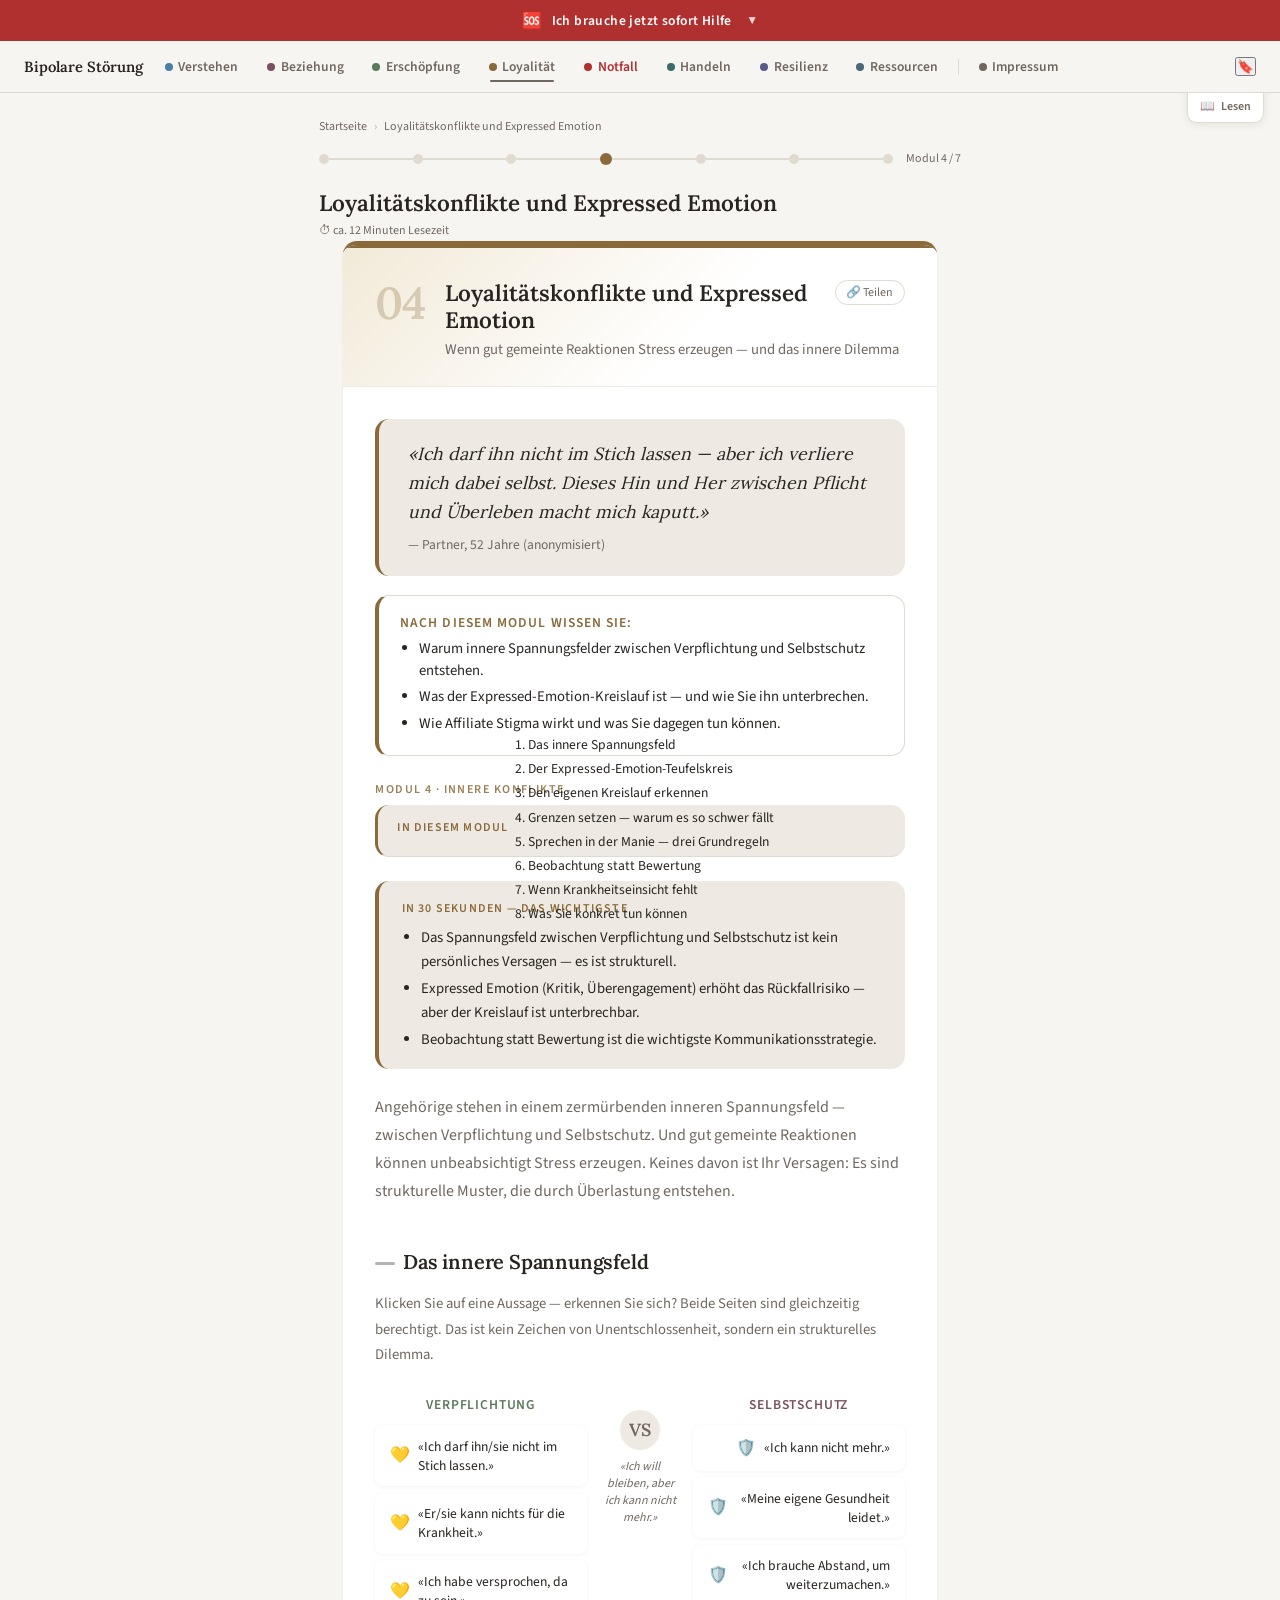
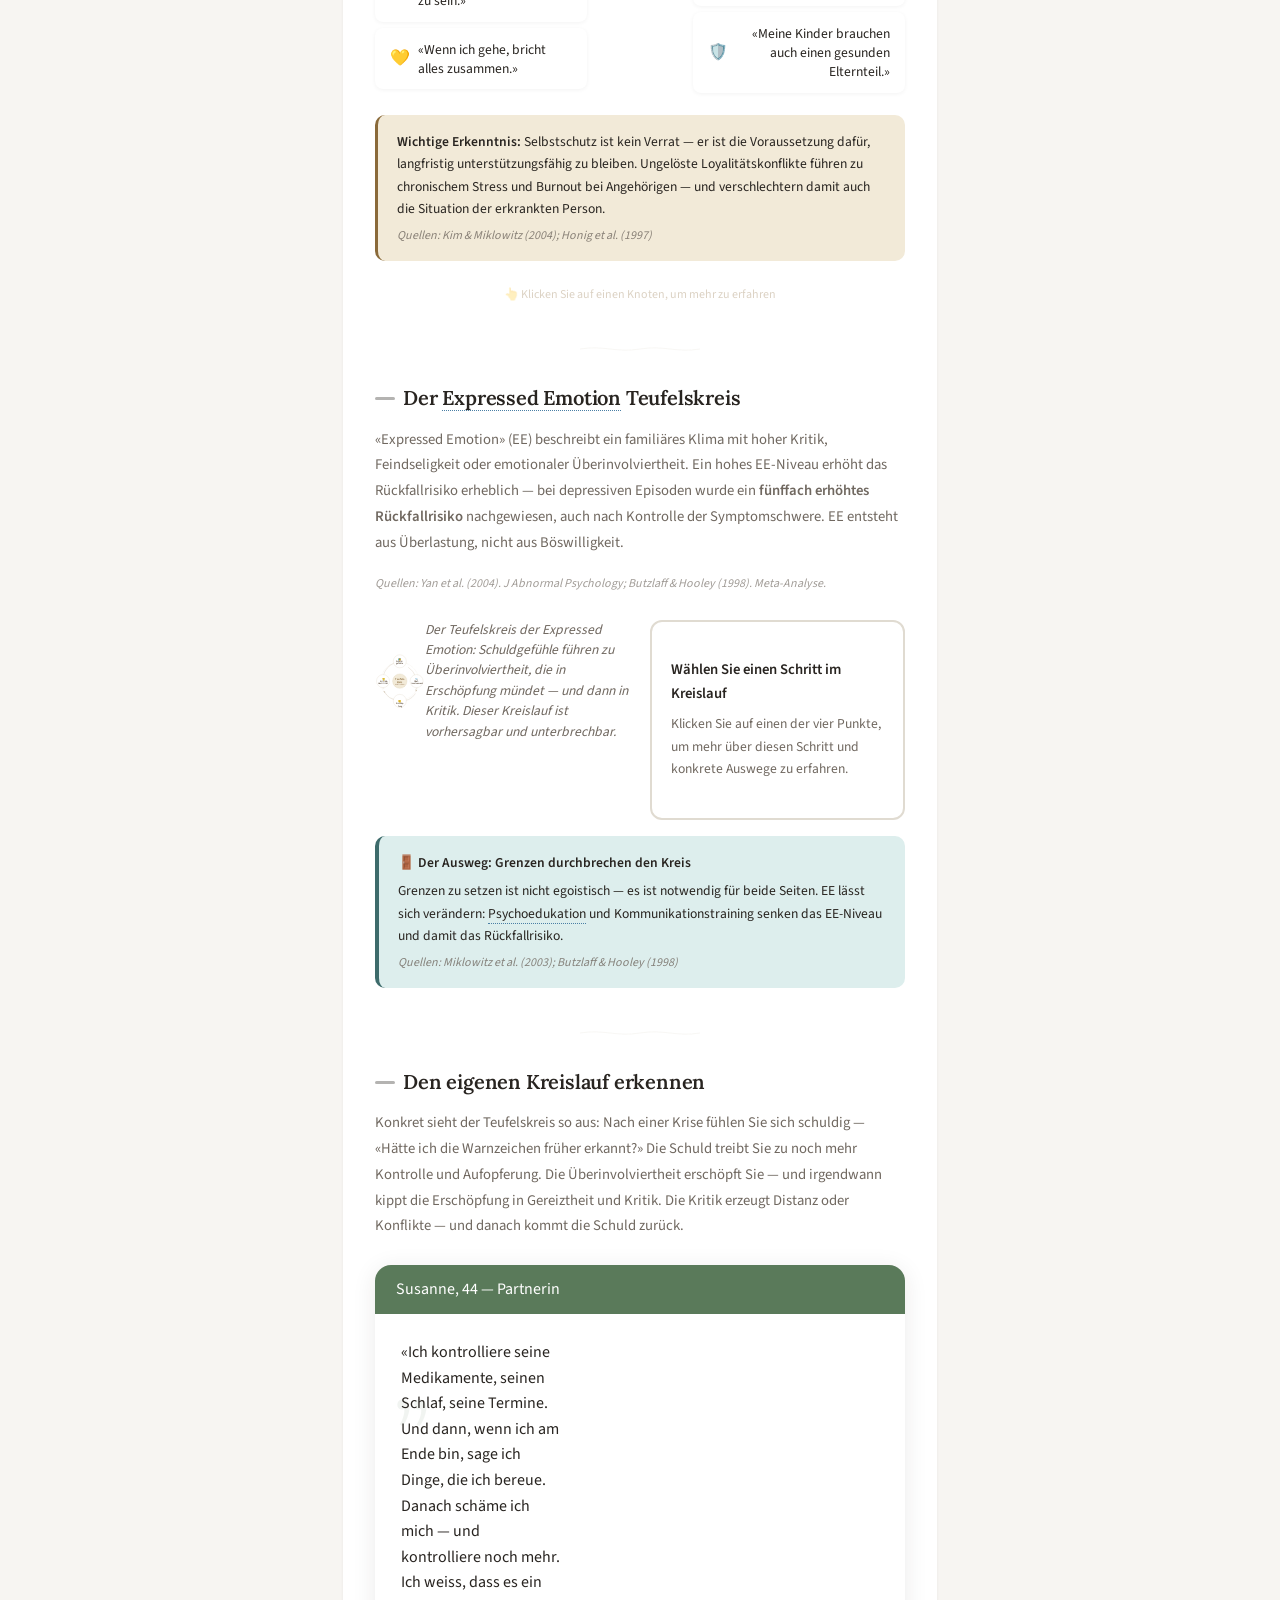
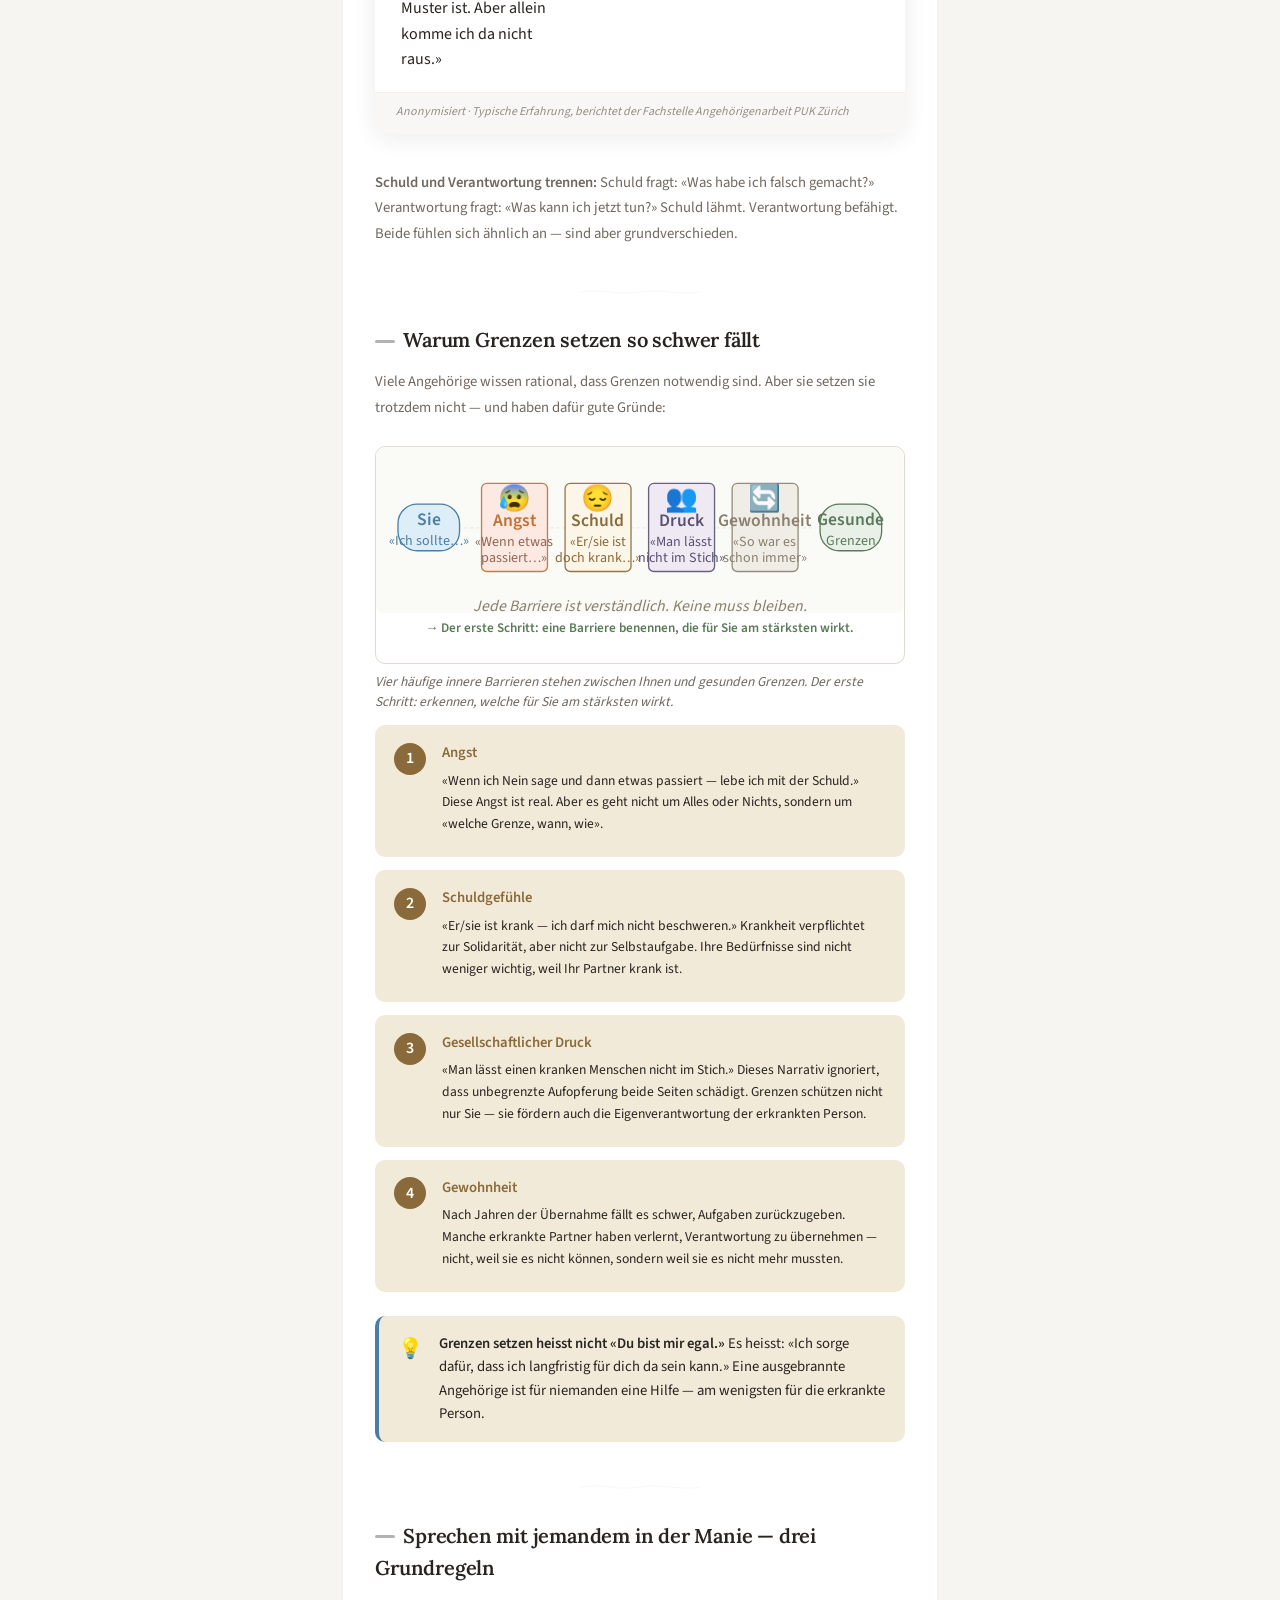
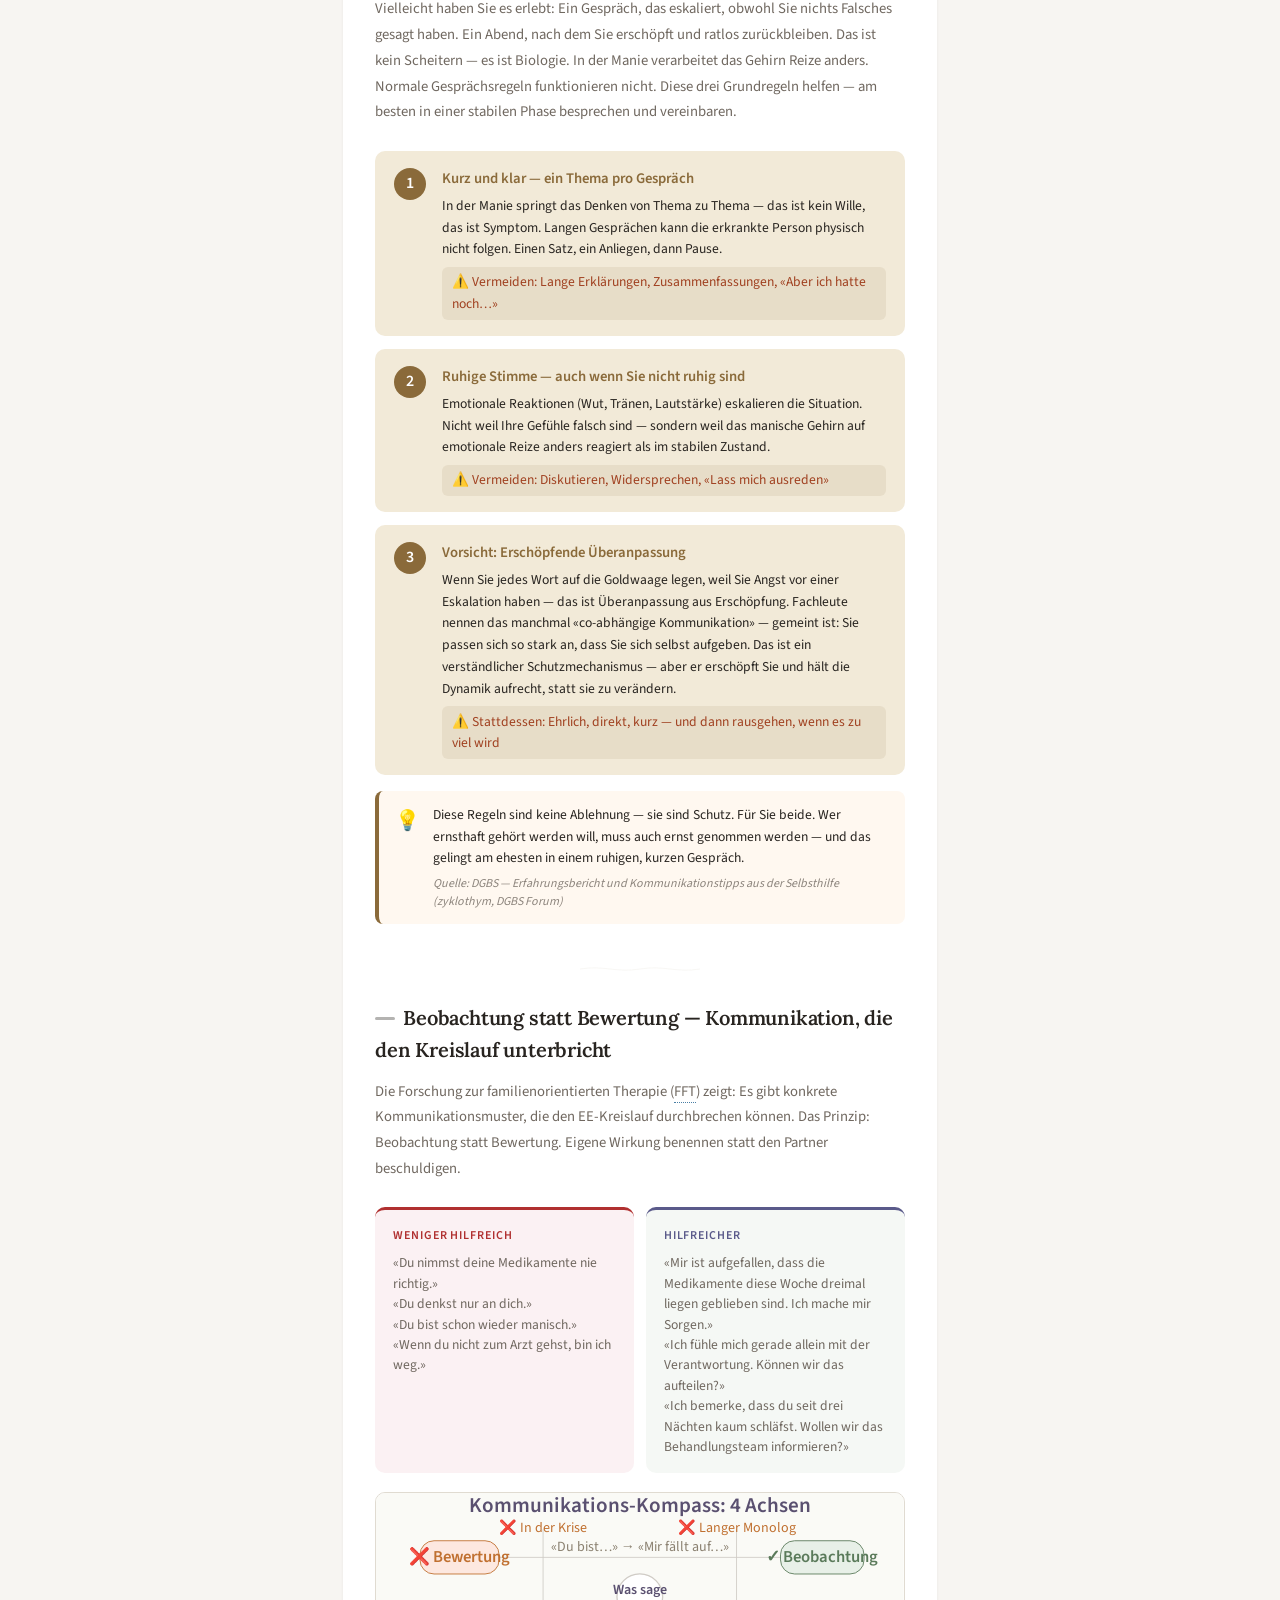
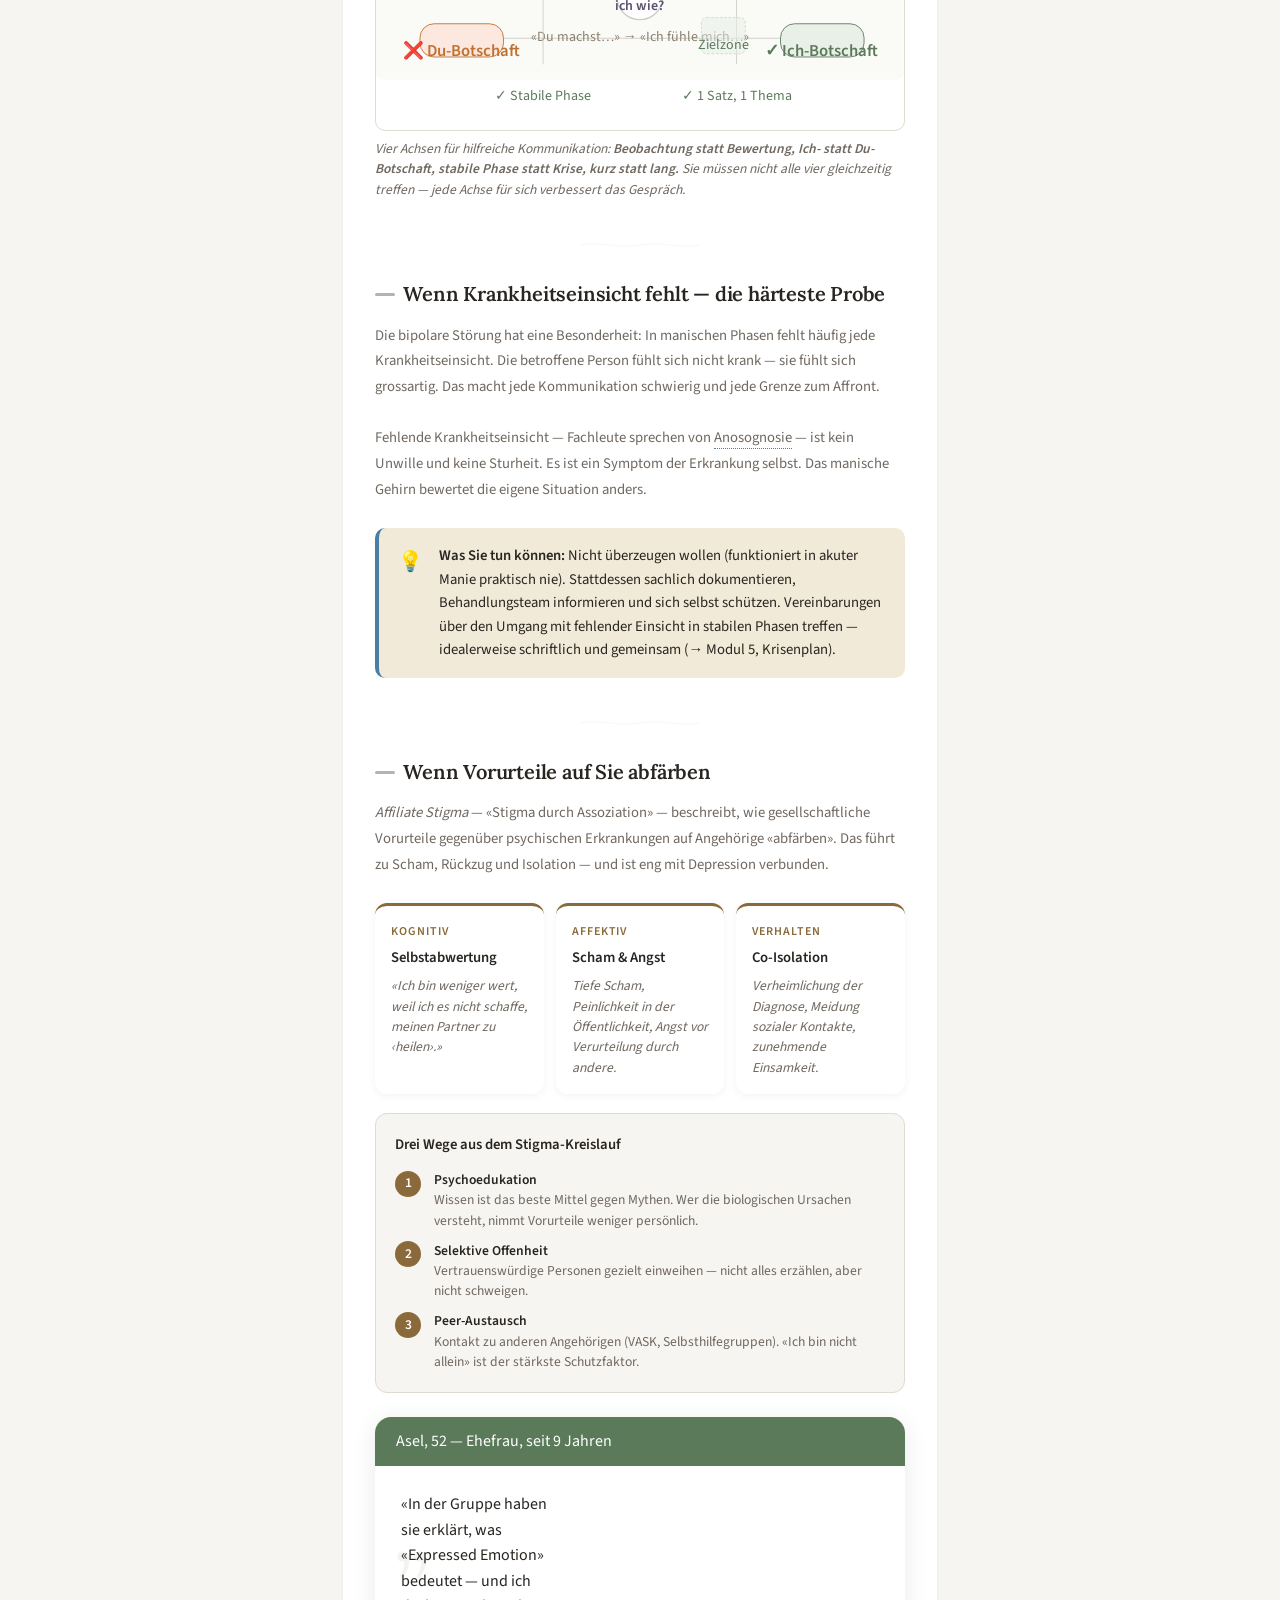
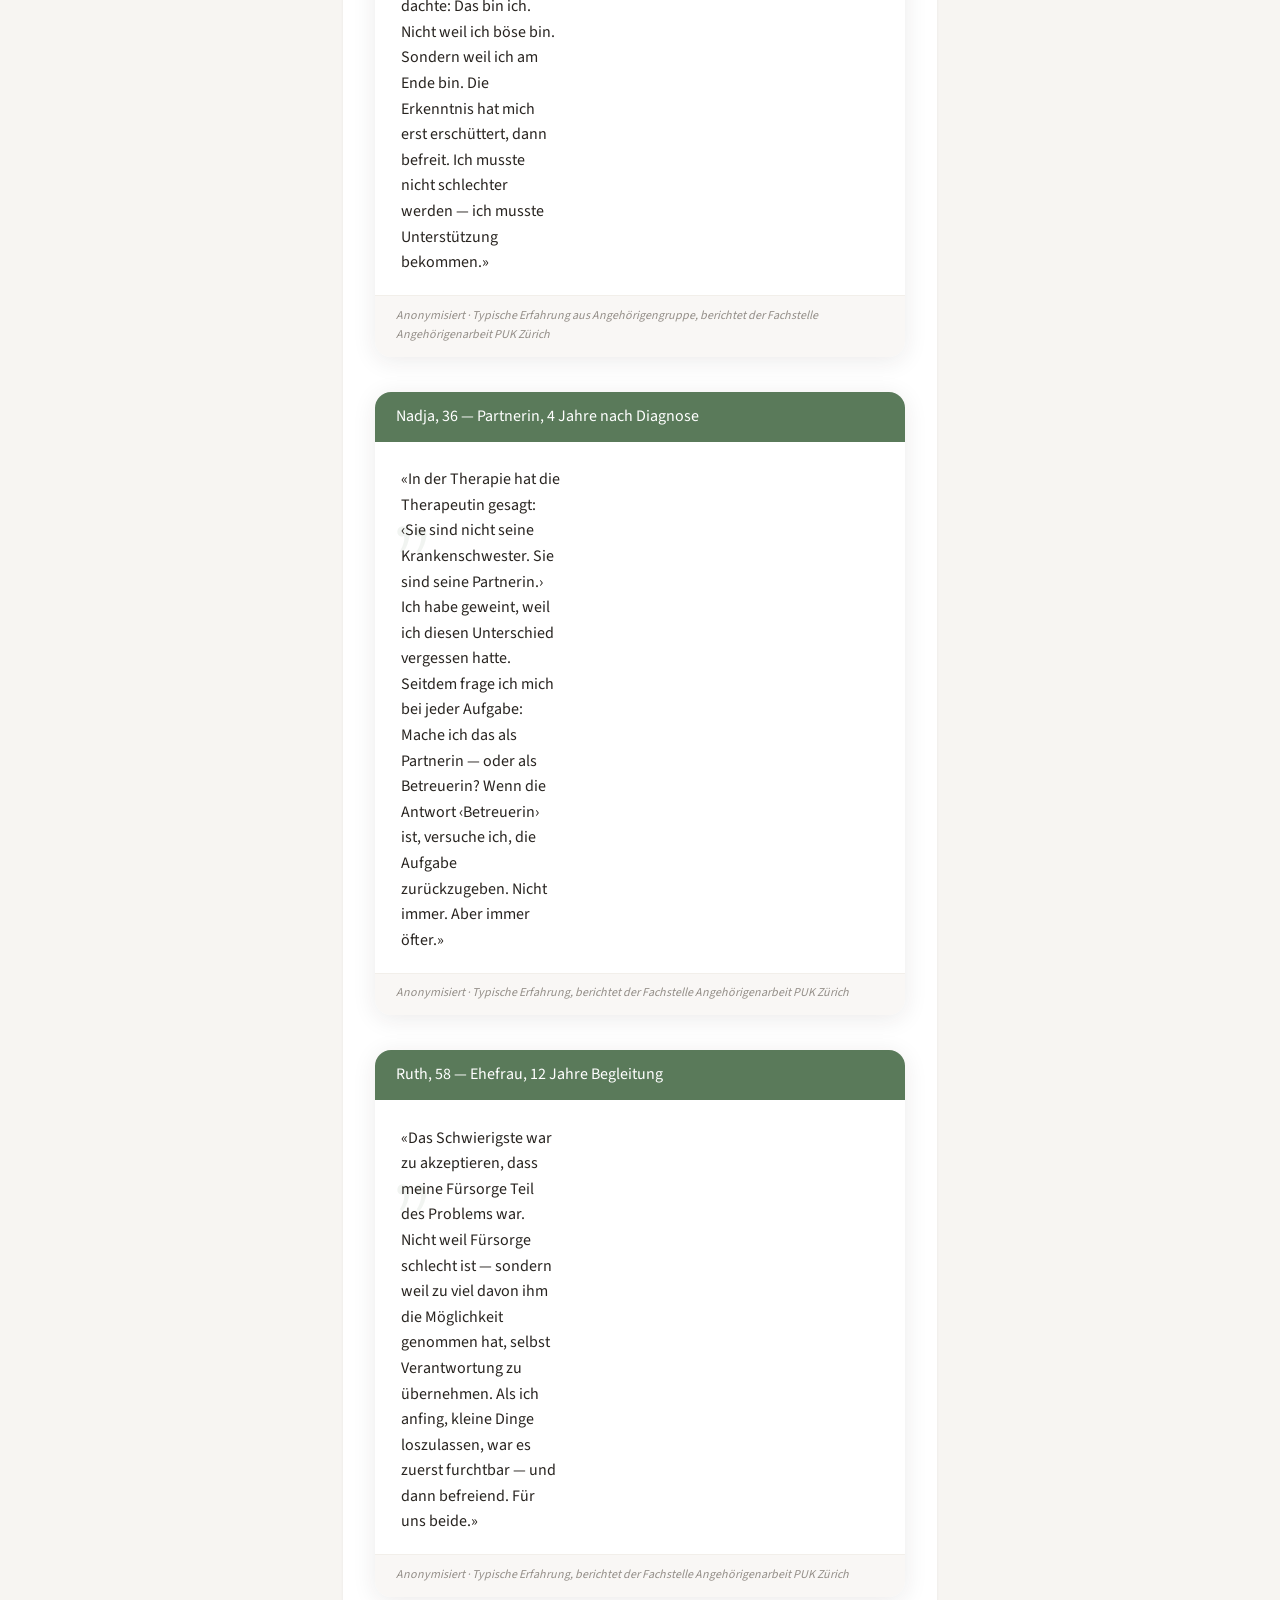
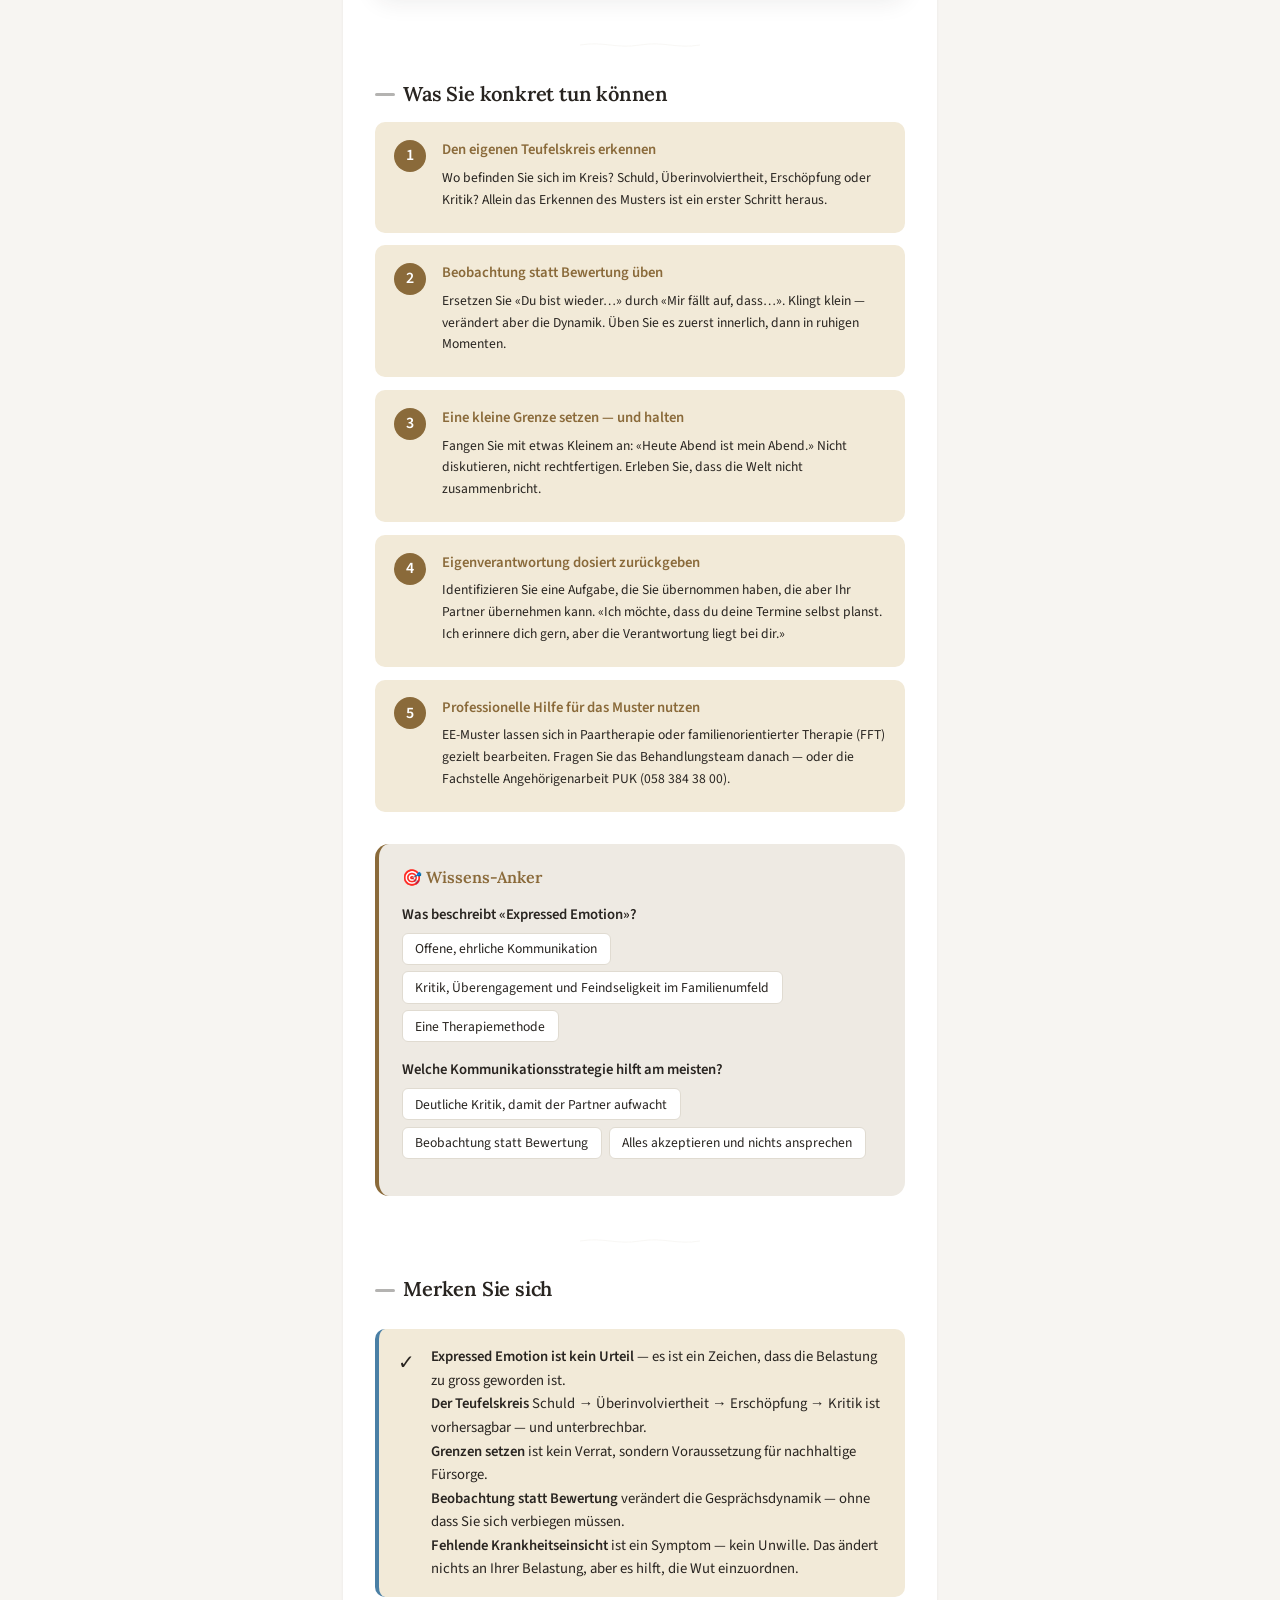
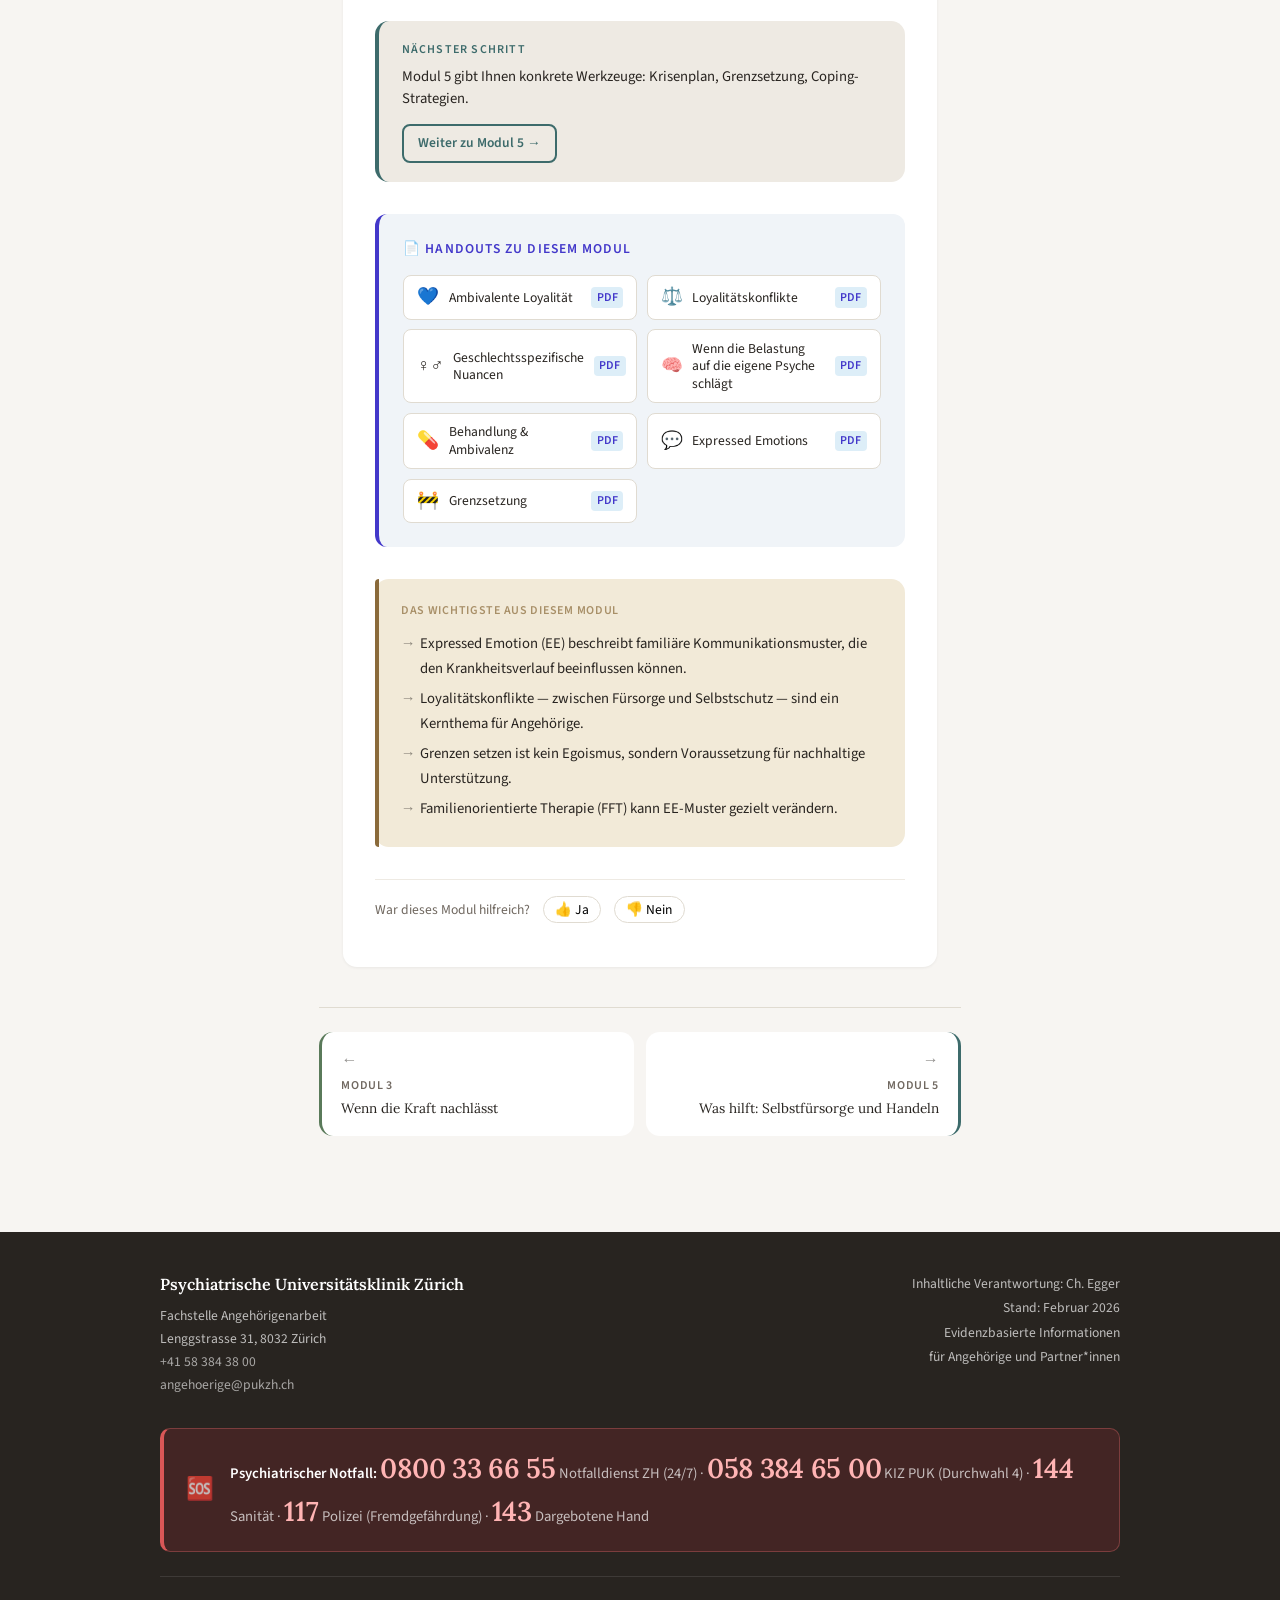
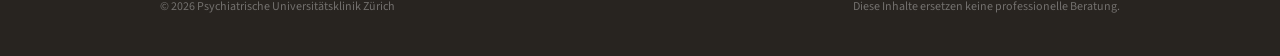
<file: modul/4/index.html>
<!DOCTYPE html>
<html lang="de">
<head>
<meta charset="UTF-8">
<meta name="viewport" content="width=device-width, initial-scale=1.0">
<title>Modul 4: Loyalitätskonflikte und Expressed Emotion | PUK Zürich</title>
<meta name="description" content="Das Spannungsfeld zwischen Fürsorge und Selbstschutz — und warum gut gemeinte Reaktionen Stress erzeugen können.">
<meta name="robots" content="index, follow">
<link rel="canonical" href="https://bipolar-angehoerige01.netlify.app/modul/4/">
<meta property="og:type" content="website">
<meta property="og:title" content="Modul 4: Loyalitätskonflikte und Expressed Emotion">
<meta property="og:description" content="Das Spannungsfeld zwischen Fürsorge und Selbstschutz — und warum gut gemeinte Reaktionen Stress erzeugen können.">
<meta property="og:url" content="https://bipolar-angehoerige01.netlify.app/modul/4/">
<meta property="og:locale" content="de_CH">
<meta property="og:site_name" content="Bipolare Störung – Psychoedukation für Angehörige">
<meta name="twitter:title" content="Modul 4: Loyalitätskonflikte und Expressed Emotion">
<meta name="twitter:description" content="Das Spannungsfeld zwischen Fürsorge und Selbstschutz — und warum gut gemeinte Reaktionen Stress erzeugen können.">
<link rel="icon" href="data:image/svg+xml,<svg xmlns='http://www.w3.org/2000/svg' viewBox='0 0 100 100'><text y='.9em' font-size='90'>🤝</text></svg>">
<style>
@font-face{font-family:'Lora';font-style:normal;font-weight:400;font-display:swap;src:url('/fonts/lora-v37-latin-regular.woff2') format('woff2');}
@font-face{font-family:'Lora';font-style:normal;font-weight:600;font-display:swap;src:url('/fonts/lora-v37-latin-600.woff2') format('woff2');}
@font-face{font-family:'Source Sans 3';font-style:normal;font-weight:400;font-display:swap;src:url('/fonts/source-sans-3-v19-latin-regular.woff2') format('woff2');}
@font-face{font-family:'Source Sans 3';font-style:normal;font-weight:600;font-display:swap;src:url('/fonts/source-sans-3-v19-latin-600.woff2') format('woff2');}
</style>
<link rel="preload" href="/fonts/source-sans-3-v19-latin-regular.woff2" as="font" type="font/woff2" crossorigin>
<link rel="preload" href="/fonts/lora-v37-latin-regular.woff2" as="font" type="font/woff2" crossorigin>
<link rel="stylesheet" href="/shared.css">
<meta property="og:image" content="https://bipolar-angehoerige01.netlify.app/images/og-m4.png">
<meta property="og:image:width" content="1200">
<meta property="og:image:height" content="630">
<meta name="twitter:card" content="summary_large_image">
<meta name="twitter:image" content="https://bipolar-angehoerige01.netlify.app/images/og-m4.png">
<script type="application/ld+json">
{
  "@context": "https://schema.org",
  "@type": "Article",
  "headline": "Loyalitätskonflikte und Expressed Emotion",
  "description": "Wenn gut gemeinte Reaktionen Stress erzeugen — und wie Sie den Kreislauf unterbrechen.",
  "url": "https://bipolar-angehoerige01.netlify.app/modul/4/",
  "inLanguage": "de-CH",
  "isPartOf": {
    "@type": "MedicalWebPage",
    "name": "Bipolare Störung — Psychoedukation für Angehörige",
    "url": "https://bipolar-angehoerige01.netlify.app/"
  },
  "publisher": {
    "@type": "Hospital",
    "name": "Psychiatrische Universitätsklinik Zürich (PUK)"
  }
}
</script>
<link rel="manifest" href="/manifest.json">
</head>
<body>
<a class="skip-link" href="#module-content">Direkt zum Inhalt</a>
<div id="progress-bar"></div>
<button aria-controls="notfall-banner" aria-expanded="false" id="notfall-trigger" onclick="toggleNotfall(this)" title="Notfall-Informationen ein-/ausblenden">
<span class="nt-icon">🆘</span>
  Ich brauche jetzt sofort Hilfe
  <span class="nt-chevron">▼</span>
</button>
<div aria-label="Notfall-Informationen" id="notfall-banner" role="region">
<div class="notfall-content">
<!-- Situation 1: Fremdgefährdung -->
<div class="notfall-situation">
<div class="notfall-sit-label">🚨 Akute Gefahr — Ihr Partner gefährdet sich oder andere</div>
<div class="notfall-nums">
<div class="notfall-num-card notfall-priority">
<span class="notfall-num-label">Polizei</span>
<a href="tel:117">117</a>
<span class="notfall-num-sub">Bei Fremdgefährdung oder wenn Sie sich selbst nicht mehr sicher fühlen</span>
</div>
<div class="notfall-num-card notfall-priority">
<span class="notfall-num-label">Sanität / Notfall</span>
<a href="tel:144">144</a>
<span class="notfall-num-sub">Bei akuter Suizidgefahr oder medizinischem Notfall — koordiniert alle weiteren Schritte</span>
</div>
</div>
</div>
<!-- Situation 2: Psychiatrische Krise -->
<div class="notfall-situation">
<div class="notfall-sit-label">⚠️ Psychiatrische Krise — Suizidgedanken oder schwere Episode</div>
<div class="notfall-nums">
<div class="notfall-num-card">
<span class="notfall-num-label">Psychiatrischer Notfalldienst ZH</span>
<a href="tel:0800336655">0800 33 66 55</a>
<span class="notfall-num-sub">24/7 · kostenlos · Kanton Zürich<br/>Vermittelt Notfallpsychiater*in nach Hause oder in die Klinik</span>
</div>
<div class="notfall-num-card">
<span class="notfall-num-label">KIZ — PUK Zürich</span>
<a href="tel:+41583846500">058 384 65 00</a>
<span class="notfall-num-sub">24/7 · Durchwahl 4 · Militärstrasse 8<br/>Krisenintervention: telefonisch, ambulant oder stationär (bis 7 Tage)</span>
</div>
<div class="notfall-num-card">
<span class="notfall-num-label">KIZ — IPW Winterthur</span>
<a href="tel:0522643700">052 264 37 00</a>
<span class="notfall-num-sub">24/7 · Region Winterthur-Unterland<br/>Krisenintervention ambulant und stationär</span>
</div>
</div>
</div>
<!-- Situation 3: Sie selbst brauchen Unterstützung -->
<div class="notfall-situation">
<div class="notfall-sit-label">💬 Sie selbst sind am Limit — Gespräch und Orientierung</div>
<div class="notfall-nums">
<div class="notfall-num-card">
<span class="notfall-num-label">Dargebotene Hand</span>
<a href="tel:143">143</a>
<span class="notfall-num-sub">24/7 · anonym · kostenlos<br/>Zuhören, Entlasten, Weiterverweisen — auch für Angehörige</span>
</div>
<div class="notfall-num-card">
<span class="notfall-num-label">Fachstelle Angehörige PUK</span>
<a href="tel:+41583843800">058 384 38 00</a>
<span class="notfall-num-sub">Mo–Fr · kostenlos · vertraulich<br/>Spezialisierte Beratung für Angehörige</span>
</div>
<div class="notfall-num-card">
<span class="notfall-num-label">Pro Mente Sana</span>
<a href="tel:0848800858">0848 800 858</a>
<span class="notfall-num-sub">Mo/Di/Do 9–12 Uhr, Do 14–17 Uhr, Di/Mi 16:30–19:30 Uhr<br/>Psychosoziale und rechtliche Beratung für Angehörige</span>
</div>
</div>
</div>
<div class="notfall-hinweis">
<strong>Hinweis für Angehörige:</strong> Bei konkreten Suizidgedanken Ihres Partners ist die Dargebotene Hand 143 ein erster Schritt — aber nicht das einzige Mittel. Der psychiatrische Notfalldienst (0800 33 66 55) oder das KIZ können psychiatrische Fachpersonen direkt einbeziehen und eine Einschätzung vor Ort ermöglichen.
    </div>
<button class="notfall-close" aria-label="Notfall-Banner schliessen" onclick="toggleNotfall(document.getElementById('notfall-trigger'))">Schliessen</button>
</div>
</div>
<nav>
<div class="nav-logo">
<a href="/" class="link-plain">
<span class="nav-logo-text">Bipolare Störung</span>
</a>
</div>
<div class="nav-links" id="nav-links">
<a class="nav-btn" href="/modul/1/">
<span class="nb-dot d1"></span>
      Verstehen
    </a>
<a class="nav-btn" href="/modul/2/">
<span class="nb-dot d2"></span>
      Beziehung
    </a>
<a class="nav-btn" href="/modul/3/">
<span class="nb-dot d3"></span>
      Erschöpfung
    </a>
<a class="nav-btn fw-bold" href="/modul/4/" aria-current="page">
<span class="nb-dot d4"></span>
      Loyalität
    </a>
<a class="nav-btn text-danger" href="/notfall/">
<span class="nb-dot d-danger"></span>
      Notfall
    </a>
<a class="nav-btn" href="/modul/5/">
<span class="nb-dot d5"></span>
      Handeln
    </a>
<a class="nav-btn" href="/modul/6/">
<span class="nb-dot d6"></span>
      Resilienz
    </a>
<a class="nav-btn" href="/modul/7/">
<span class="nb-dot d7"></span>
      Ressourcen
    </a>
<div class="nav-divider"></div>
<a class="nav-btn" href="/impressum/">
<span class="nb-dot d-muted"></span>
      Impressum
    </a>
</div>
<div class="nav-controls">
<button class="nav-bookmark" id="nav-bookmark" onclick="toggleBookmarks()" title="Lesezeichen">🔖</button>
<div class="bookmark-panel" id="bookmark-panel">
<div class="bp-title">🔖 Lesezeichen</div>
<div id="bookmark-list">Noch keine Lesezeichen gesetzt.</div>
</div>
</div>
<button class="hamburger" id="hamburger" onclick="toggleNav()" aria-label="Menü öffnen" title="Menü">
<span></span><span></span><span></span>
</button>
</nav>
<div id="view-controls">
<button id="font-toggle" onclick="toggleFont()" title="Schriftgrösse">A <span id="font-state">A+</span></button>
<button id="readmode-toggle" onclick="toggleReadmode()" title="Lesemodus">📖 <span id="rm-state">Lesen</span></button>
</div>
<button aria-label="Weiterlesen ab letzter Position" id="continue-reading"></button>
<button aria-label="Nach oben scrollen" id="back-to-top" onclick="scrollToTop()" title="Nach oben">↑</button>
<main>
<div class="module-top" style="--module-color:var(--m4)">
<div class="breadcrumb"><a href="/">Startseite</a> <span class="bc-sep">›</span> <span>Loyalitätskonflikte und Expressed Emotion</span></div>
<div class="page-dots">
<div class="pd-track">
<a href="/modul/1/" class="pd-dot"  title="Modul 1"></a>
<span class="pd-line"></span>
<a href="/modul/2/" class="pd-dot"  title="Modul 2"></a>
<span class="pd-line"></span>
<a href="/modul/3/" class="pd-dot"  title="Modul 3"></a>
<span class="pd-line"></span>
<a href="/modul/4/" class="pd-dot pd-current bg-m4" title="Modul 4"></a>
<span class="pd-line"></span>
<a href="/modul/5/" class="pd-dot"  title="Modul 5"></a>
<span class="pd-line"></span>
<a href="/modul/6/" class="pd-dot"  title="Modul 6"></a>
<span class="pd-line"></span>
<a href="/modul/7/" class="pd-dot"  title="Modul 7"></a>
</div>
<span class="pd-label">Modul 4 / 7</span>
</div>
<h1 class="module-top-title">Loyalitätskonflikte und Expressed Emotion</h1>
<p class="module-readtime">⏱ ca. 12 Minuten Lesezeit</p>
</div>
<div class="subpage-content" id="module-content">
<section class="module" id="m4">
<div class="module-card c4">
<div class="module-header">
<div class="module-number c4">04</div>
<div class="module-header-text">
<div class="module-h2-wrap"><h2>Loyalitätskonflikte und Expressed Emotion</h2><button class="share-btn" onclick="shareSection('m4',this)" title="Link zu diesem Modul kopieren">🔗 Teilen</button></div>
<div class="module-subtitle">Wenn gut gemeinte Reaktionen Stress erzeugen — und das innere Dilemma</div>
</div>
</div>
<div class="module-body">
<div class="vignette" style="--module-color:var(--m4)">
<p class="vignette-text">«Ich darf ihn nicht im Stich lassen — aber ich verliere mich dabei selbst. Dieses Hin und Her zwischen Pflicht und Überleben macht mich kaputt.»</p>
<p class="vignette-source">— Partner, 52 Jahre (anonymisiert)</p>
</div>

<div class="lernziele" style="--module-color:var(--m4)">
<p class="lernziele-label">Nach diesem Modul wissen Sie:</p>
<ul>
<li>Warum innere Spannungsfelder zwischen Verpflichtung und Selbstschutz entstehen.</li>
<li>Was der Expressed-Emotion-Kreislauf ist — und wie Sie ihn unterbrechen.</li>
<li>Wie Affiliate Stigma wirkt und was Sie dagegen tun können.</li>
</ul>
</div>

<span class="eyebrow" style="--module-color:var(--m4)">Modul 4 · Innere Konflikte</span>
<nav class="module-toc" aria-label="Inhalt dieses Moduls" style="--module-color:var(--m4)">
<p class="module-toc-title">In diesem Modul</p>
<ol>
<li>Das innere Spannungsfeld</li>
<li>Der Expressed-Emotion-Teufelskreis</li>
<li>Den eigenen Kreislauf erkennen</li>
<li>Grenzen setzen — warum es so schwer fällt</li>
<li>Sprechen in der Manie — drei Grundregeln</li>
<li>Beobachtung statt Bewertung</li>
<li>Wenn Krankheitseinsicht fehlt</li>
<li>Was Sie konkret tun können</li>
</ol>
</nav>
<div class="kurzfassung" style="--module-color:var(--m4)">
<p class="kurzfassung-label">In 30 Sekunden — das Wichtigste</p>
<ul>
<li>Das Spannungsfeld zwischen Verpflichtung und Selbstschutz ist kein persönliches Versagen — es ist strukturell.</li>
<li>Expressed Emotion (Kritik, Überengagement) erhöht das Rückfallrisiko — aber der Kreislauf ist unterbrechbar.</li>
<li>Beobachtung statt Bewertung ist die wichtigste Kommunikationsstrategie.</li>
</ul>
</div>
<p class="m-intro">Angehörige stehen in einem zermürbenden inneren Spannungsfeld — zwischen Verpflichtung und Selbstschutz. Und gut gemeinte Reaktionen können unbeabsichtigt Stress erzeugen. Keines davon ist Ihr Versagen: Es sind strukturelle Muster, die durch Überlastung entstehen.</p>
<!-- ── Loyalitätskonflikt ── -->
<div class="section-title-sm">Das innere Spannungsfeld</div>
<p class="m-subtext">Klicken Sie auf eine Aussage — erkennen Sie sich? Beide Seiten sind gleichzeitig berechtigt. Das ist kein Zeichen von Unentschlossenheit, sondern ein strukturelles Dilemma.</p>
<div class="loyalty-wrap">
<div class="loyalty-col left">
<div class="loyalty-col-title text-m3">Verpflichtung</div>
<div class="loyalty-item" onclick="toggleLoyalty(this)" onkeydown="if(event.key==='Enter'||event.key===' ')toggleLoyalty(this)" role="button" tabindex="0">
<span class="li-icon">💛</span>
            «Ich darf ihn/sie nicht im Stich lassen.»
          </div>
<div class="loyalty-item" onclick="toggleLoyalty(this)" onkeydown="if(event.key==='Enter'||event.key===' ')toggleLoyalty(this)" role="button" tabindex="0">
<span class="li-icon">💛</span>
            «Er/sie kann nichts für die Krankheit.»
          </div>
<div class="loyalty-item" onclick="toggleLoyalty(this)" onkeydown="if(event.key==='Enter'||event.key===' ')toggleLoyalty(this)" role="button" tabindex="0">
<span class="li-icon">💛</span>
            «Ich habe versprochen, da zu sein.»
          </div>
<div class="loyalty-item" onclick="toggleLoyalty(this)" onkeydown="if(event.key==='Enter'||event.key===' ')toggleLoyalty(this)" role="button" tabindex="0">
<span class="li-icon">💛</span>
            «Wenn ich gehe, bricht alles zusammen.»
          </div>
</div>
<div class="loyalty-center">
<div class="loyalty-vs">VS</div>
<div class="loyalty-tension-label">«Ich will bleiben, aber ich kann nicht mehr.»</div>
</div>
<div class="loyalty-col right">
<div class="loyalty-col-title text-m2">Selbstschutz</div>
<div class="loyalty-item right-item" onclick="toggleLoyalty(this)" onkeydown="if(event.key==='Enter'||event.key===' ')toggleLoyalty(this)" role="button" tabindex="0">
            «Ich kann nicht mehr.»
            <span class="li-icon">🛡️</span>
</div>
<div class="loyalty-item right-item" onclick="toggleLoyalty(this)" onkeydown="if(event.key==='Enter'||event.key===' ')toggleLoyalty(this)" role="button" tabindex="0">
            «Meine eigene Gesundheit leidet.»
            <span class="li-icon">🛡️</span>
</div>
<div class="loyalty-item right-item" onclick="toggleLoyalty(this)" onkeydown="if(event.key==='Enter'||event.key===' ')toggleLoyalty(this)" role="button" tabindex="0">
            «Ich brauche Abstand, um weiterzumachen.»
            <span class="li-icon">🛡️</span>
</div>
<div class="loyalty-item right-item" onclick="toggleLoyalty(this)" onkeydown="if(event.key==='Enter'||event.key===' ')toggleLoyalty(this)" role="button" tabindex="0">
            «Meine Kinder brauchen auch einen gesunden Elternteil.»
            <span class="li-icon">🛡️</span>
</div>
</div>
</div>
<div class="loyalty-insight">
<strong>Wichtige Erkenntnis:</strong> Selbstschutz ist kein Verrat — er ist die Voraussetzung dafür, langfristig unterstützungsfähig zu bleiben. Ungelöste Loyalitätskonflikte führen zu chronischem Stress und Burnout bei Angehörigen — und verschlechtern damit auch die Situation der erkrankten Person.
        <br/><em class="quelle">Quellen: Kim &amp; Miklowitz (2004); Honig et al. (1997)</em>
</div>
<!-- ── EE-Teufelskreis ── -->
<div class="ee-interaction-hint" id="ee-hint">👆 Klicken Sie auf einen Knoten, um mehr zu erfahren</div>
<div class="section-wave" aria-hidden="true"><svg viewBox="0 0 200 8" preserveAspectRatio="none"><path d="M0,4 C40,0 60,8 100,4 C140,0 160,8 200,4" fill="none" stroke="currentColor" stroke-width="0.5"/></svg></div>
<div class="section-title-sm">Der <span class="tt" tabindex="0">Expressed Emotion<span class="tt-box">Konzept aus der Psychiatrieforschung: Kritik, Überengagement und Feindseligkeit im familiären Umfeld erhöhen das Rückfallrisiko messbar. Nicht als Schuldzuweisung gemeint, sondern als Hinweis auf Kommunikationsmuster.</span></span> Teufelskreis</div>
<p class="m-subtext">«Expressed Emotion» (EE) beschreibt ein familiäres Klima mit hoher Kritik, Feindseligkeit oder emotionaler Überinvolviertheit. Ein hohes EE-Niveau erhöht das Rückfallrisiko erheblich — bei depressiven Episoden wurde ein <strong>fünffach erhöhtes Rückfallrisiko</strong> nachgewiesen, auch nach Kontrolle der Symptomschwere. EE entsteht aus Überlastung, nicht aus Böswilligkeit.</p>
<p class="m-subtext" style="font-size:var(--fs-xs);opacity:0.65;margin-top:-0.5rem"><em>Quellen: Yan et al. (2004). J Abnormal Psychology; Butzlaff &amp; Hooley (1998). Meta-Analyse.</em></p>
<div class="ee-cycle-wrap">
<!-- SVG Kreislauf-Grafik -->
<div class="ee-svg-wrap">
<svg aria-label="EE Teufelskreis mit vier Stationen" class="ee-flow-svg" role="img" viewBox="0 0 340 402" xmlns="http://www.w3.org/2000/svg">
<defs>
<marker id="arrowhead" markerheight="8.4" markerwidth="8" orient="auto" refx="6" refy="4.1">
<polygon fill="#8a6a3a" opacity="0.6" points="0.0 0.0, 8.0 3.5, 0.0 7.1"></polygon>
</marker>
</defs>
<!-- Kreisbahn -->
<circle cx="170" cy="200.6" fill="none" r="129.8" stroke="#e8dfd0" stroke-dasharray="6,4" stroke-width="2"></circle>
<!-- Pfeile auf der Kreisbahn (Bögen) -->
<!-- Oben → Rechts (1→2) -->
<path d="M228 106.2 A110 129.8 0 0 1 280 269" fill="none" marker-end="url(#arrowhead)" opacity="0.5" stroke="#8a6a3a" stroke-width="1.8"></path>
<!-- Rechts → Unten (2→3) -->
<path d="M278 285.6 A110 129.8 0 0 1 170 330.4" fill="none" marker-end="url(#arrowhead)" opacity="0.5" stroke="#8a6a3a" stroke-width="1.8"></path>
<!-- Unten → Links (3→4) -->
<path d="M156 330.4 A110 129.8 0 0 1 62 269" fill="none" marker-end="url(#arrowhead)" opacity="0.5" stroke="#8a6a3a" stroke-width="1.8"></path>
<!-- Links → Oben (4→1) -->
<path d="M60 252.5 A110 129.8 0 0 1 156 73.2" fill="none" marker-end="url(#arrowhead)" opacity="0.5" stroke="#8a6a3a" stroke-width="1.8"></path>
<!-- Mitte -->
<circle cx="170" cy="200.6" fill="#f2ead8" r="49.6" stroke="#d4c8a8" stroke-width="1.5"></circle>
<text fill="#8a6a3a" font-family="Source Sans 3,sans-serif" font-size="19" font-weight="700" text-anchor="middle" x="170" y="194.7">Teufels-</text>
<text fill="#8a6a3a" font-family="Source Sans 3,sans-serif" font-size="19" font-weight="700" text-anchor="middle" x="170" y="211.2">kreis</text>
<text fill="#a08060" font-family="Source Sans 3,sans-serif" font-size="15" font-style="italic" text-anchor="middle" x="170" y="227.7">anklicken</text>
<!-- Knoten 1: Oben — Schuldgefühle -->
<circle aria-label="Schuldgefühle — klicken für Details" cx="170" cy="64.9" fill="white" id="ee-svg-1" onclick="highlightEE(1)" onkeydown="if(event.key==='Enter'||event.key===' '){event.preventDefault();highlightEE(1)}" r="44.8" role="button" stroke="#d4c8b0" stroke-width="1.5" class="pointer" tabindex="0"></circle>
<text fill="#7a6050" font-family="Source Sans 3,sans-serif" font-size="18" text-anchor="middle" x="170" y="56.6">😰</text>
<text fill="#5a4a3a" font-family="Source Sans 3,sans-serif" font-size="15.5" font-weight="700" text-anchor="middle" x="170" y="72.0">Schuld-</text>
<text fill="#5a4a3a" font-family="Source Sans 3,sans-serif" font-size="15.5" font-weight="700" text-anchor="middle" x="170" y="86.1">gefühle</text>
<!-- Knoten 2: Rechts — Überinvolvement -->
<circle aria-label="Überinvolvement — klicken für Details" cx="285" cy="200.6" fill="white" id="ee-svg-2" onclick="highlightEE(2)" onkeydown="if(event.key==='Enter'||event.key===' '){event.preventDefault();highlightEE(2)}" r="44.8" role="button" stroke="#d4c8b0" stroke-width="1.5" class="pointer" tabindex="0"></circle>
<text fill="#7a6050" font-family="Source Sans 3,sans-serif" font-size="18" text-anchor="middle" x="285" y="192.3">🔍</text>
<text fill="#5a4a3a" font-family="Source Sans 3,sans-serif" font-size="15.5" font-weight="700" text-anchor="middle" x="285" y="207.7">Über-</text>
<text fill="#5a4a3a" font-family="Source Sans 3,sans-serif" font-size="15.5" font-weight="700" text-anchor="middle" x="285" y="221.8">involvement</text>
<!-- Knoten 3: Unten — Erschöpfung -->
<circle aria-label="Erschöpfung — klicken für Details" cx="170" cy="336.3" fill="white" id="ee-svg-3" onclick="highlightEE(3)" onkeydown="if(event.key==='Enter'||event.key===' '){event.preventDefault();highlightEE(3)}" r="44.8" role="button" stroke="#d4c8b0" stroke-width="1.5" class="pointer" tabindex="0"></circle>
<text fill="#7a6050" font-family="Source Sans 3,sans-serif" font-size="18" text-anchor="middle" x="170" y="340.5">😮‍💨</text>
<text fill="#5a4a3a" font-family="Source Sans 3,sans-serif" font-size="15.5" font-weight="700" text-anchor="middle" x="170" y="359.9">Erschöp-</text>
<text fill="#5a4a3a" font-family="Source Sans 3,sans-serif" font-size="15.5" font-weight="700" text-anchor="middle" x="170" y="377.8">fung</text>
<!-- Knoten 4: Links — Kritik -->
<circle aria-label="Kritik und Hostilität — klicken für Details" cx="55" cy="200.6" fill="white" id="ee-svg-4" onclick="highlightEE(4)" onkeydown="if(event.key==='Enter'||event.key===' '){event.preventDefault();highlightEE(4)}" r="44.8" role="button" stroke="#d4c8b0" stroke-width="1.5" class="pointer" tabindex="0"></circle>
<text fill="#7a6050" font-family="Source Sans 3,sans-serif" font-size="18" text-anchor="middle" x="55" y="192.3">😤</text>
<text fill="#5a4a3a" font-family="Source Sans 3,sans-serif" font-size="15.5" font-weight="700" text-anchor="middle" x="55" y="207.7">Kritik &amp;</text>
<text fill="#5a4a3a" font-family="Source Sans 3,sans-serif" font-size="15.5" font-weight="700" text-anchor="middle" x="55" y="221.8">Hostilität</text>
</svg>
<div class="wave-caption">Der Teufelskreis der Expressed Emotion: Schuldgefühle führen zu Überinvolviertheit, die in Erschöpfung mündet — und dann in Kritik. Dieser Kreislauf ist vorhersagbar und unterbrechbar.</div>
</div>
<div class="ee-detail-box" id="ee-detail">
<div class="ee-detail-title">Wählen Sie einen Schritt im Kreislauf</div>
<div class="ee-detail-text">Klicken Sie auf einen der vier Punkte, um mehr über diesen Schritt und konkrete Auswege zu erfahren.</div>
</div>
</div>
<div class="ee-exit-box">
<div class="ee-exit-title">🚪 Der Ausweg: Grenzen durchbrechen den Kreis</div>
<p>Grenzen zu setzen ist nicht egoistisch — es ist notwendig für beide Seiten. EE lässt sich verändern: <span class="tt" tabindex="0">Psychoedukation<span class="tt-box">Strukturiertes Lernprogramm für Betroffene und Angehörige: Wissen über die Erkrankung, Frühzeichen und Bewältigungsstrategien — nachweislich wirksam zur Senkung des Rückfallrisikos.</span></span> und Kommunikationstraining senken das EE-Niveau und damit das Rückfallrisiko.</p>
<em class="quelle">Quellen: Miklowitz et al. (2003); Butzlaff &amp; Hooley (1998)</em>
</div>
<!-- ── EE-Vertiefung: Teufelskreis-Narrativ ── -->
<div class="section-wave" aria-hidden="true"><svg viewBox="0 0 200 8" preserveAspectRatio="none"><path d="M0,4 C40,0 60,8 100,4 C140,0 160,8 200,4" fill="none" stroke="currentColor" stroke-width="0.5"/></svg></div>
<div class="section-title-sm">Den eigenen Kreislauf erkennen</div>
<p class="m-subtext">Konkret sieht der Teufelskreis so aus: Nach einer Krise fühlen Sie sich schuldig — «Hätte ich die Warnzeichen früher erkannt?» Die Schuld treibt Sie zu noch mehr Kontrolle und Aufopferung. Die Überinvolviertheit erschöpft Sie — und irgendwann kippt die Erschöpfung in Gereiztheit und Kritik. Die Kritik erzeugt Distanz oder Konflikte — und danach kommt die Schuld zurück.</p>
<div class="exp-report">
<div class="exp-header">Susanne, 44 — Partnerin</div>
<div class="exp-body">«Ich kontrolliere seine Medikamente, seinen Schlaf, seine Termine. Und dann, wenn ich am Ende bin, sage ich Dinge, die ich bereue. Danach schäme ich mich — und kontrolliere noch mehr. Ich weiss, dass es ein Muster ist. Aber allein komme ich da nicht raus.»</div>
<div class="exp-note">Anonymisiert · Typische Erfahrung, berichtet der Fachstelle Angehörigenarbeit PUK Zürich</div>
</div>
<p class="m-subtext" style="margin-top:0.5rem"><strong>Schuld und Verantwortung trennen:</strong> Schuld fragt: «Was habe ich falsch gemacht?» Verantwortung fragt: «Was kann ich jetzt tun?» Schuld lähmt. Verantwortung befähigt. Beide fühlen sich ähnlich an — sind aber grundverschieden.</p>
<!-- ── Warum Grenzen setzen so schwer fällt ── -->
<div class="section-wave" aria-hidden="true"><svg viewBox="0 0 200 8" preserveAspectRatio="none"><path d="M0,4 C40,0 60,8 100,4 C140,0 160,8 200,4" fill="none" stroke="currentColor" stroke-width="0.5"/></svg></div>
<div class="section-title-sm">Warum Grenzen setzen so schwer fällt</div>
<p class="m-subtext">Viele Angehörige wissen rational, dass Grenzen notwendig sind. Aber sie setzen sie trotzdem nicht — und haben dafür gute Gründe:</p>
<!-- SVG: 4 Barrieren der Grenzsetzung -->
<div class="wave-chart-wrap mb-sm">
<svg aria-label="Vier Barrieren zwischen Ihnen und gesunden Grenzen: Angst, Schuld, gesellschaftlicher Druck, Gewohnheit" class="viz-svg" role="img" viewBox="0 0 600 245" xmlns="http://www.w3.org/2000/svg">
<rect fill="#fafaf6" height="188.8" rx="8" width="600" x="0" y="0.0"></rect>
<!-- You (left) -->
<rect fill="#ddeef8" height="53.1" rx="22" stroke="#4a7fa5" stroke-width="1.5" width="70" x="25" y="64.9"></rect>
<text fill="#4a7fa5" font-family="Source Sans 3, sans-serif" font-size="20" font-weight="600" text-anchor="middle" x="60" y="88.5">Sie</text>
<text fill="#4a7fa5" font-family="Source Sans 3, sans-serif" font-size="16" text-anchor="middle" x="60" y="111.0">«Ich sollte…»</text>
<!-- Goal (right) -->
<rect fill="#e8f0e8" height="53.1" rx="22" stroke="#5a7a5a" stroke-width="1.5" width="70" x="505" y="64.9"></rect>
<text fill="#5a7a5a" font-family="Source Sans 3, sans-serif" font-size="20" font-weight="600" text-anchor="middle" x="540" y="88.5">Gesunde</text>
<text fill="#5a7a5a" font-family="Source Sans 3, sans-serif" font-size="16" text-anchor="middle" x="540" y="111.0">Grenzen</text>
<!-- Arrow (blocked) -->
<line opacity="0.5" stroke="#d0ccc6" stroke-dasharray="4,3" stroke-width="1" x1="100" x2="500" y1="92.0" y2="92.0"></line>
<!-- Barrier 1: Angst -->
<rect fill="#fde8e0" height="100.3" opacity="0.9" rx="6" stroke="#c07030" stroke-width="1.5" width="75" x="120" y="41.3"></rect>
<text font-family="Source Sans 3, sans-serif" font-size="30" text-anchor="middle" x="157" y="68.4">😰</text>
<text fill="#c07030" font-family="Source Sans 3, sans-serif" font-size="20" font-weight="600" text-anchor="middle" x="157" y="89.7">Angst</text>
<text fill="#906858" font-family="Source Sans 3, sans-serif" font-size="16" text-anchor="middle" x="157" y="112.2">«Wenn etwas</text>
<text fill="#906858" font-family="Source Sans 3, sans-serif" font-size="16" text-anchor="middle" x="157" y="131.2">passiert…»</text>
<!-- Barrier 2: Schuld -->
<rect fill="#fdf6e8" height="100.3" opacity="0.9" rx="6" stroke="#8a6a3a" stroke-width="1.5" width="75" x="215" y="41.3"></rect>
<text font-family="Source Sans 3, sans-serif" font-size="30" text-anchor="middle" x="252" y="68.4">😔</text>
<text fill="#8a6a3a" font-family="Source Sans 3, sans-serif" font-size="20" font-weight="600" text-anchor="middle" x="252" y="89.7">Schuld</text>
<text fill="#8a6a3a" font-family="Source Sans 3, sans-serif" font-size="16" text-anchor="middle" x="252" y="112.2">«Er/sie ist</text>
<text fill="#8a6a3a" font-family="Source Sans 3, sans-serif" font-size="16" text-anchor="middle" x="252" y="131.2">doch krank…»</text>
<!-- Barrier 3: Druck -->
<rect fill="#eee8f4" height="100.3" opacity="0.9" rx="6" stroke="#5a5070" stroke-width="1.5" width="75" x="310" y="41.3"></rect>
<text font-family="Source Sans 3, sans-serif" font-size="30" text-anchor="middle" x="347" y="68.4">👥</text>
<text fill="#5a5070" font-family="Source Sans 3, sans-serif" font-size="20" font-weight="600" text-anchor="middle" x="347" y="89.7">Druck</text>
<text fill="#5a5070" font-family="Source Sans 3, sans-serif" font-size="16" text-anchor="middle" x="347" y="112.2">«Man lässt</text>
<text fill="#5a5070" font-family="Source Sans 3, sans-serif" font-size="16" text-anchor="middle" x="347" y="131.2">nicht im Stich»</text>
<!-- Barrier 4: Gewohnheit -->
<rect fill="#f0ece6" height="100.3" opacity="0.9" rx="6" stroke="#8a8070" stroke-width="1.5" width="75" x="405" y="41.3"></rect>
<text font-family="Source Sans 3, sans-serif" font-size="30" text-anchor="middle" x="442" y="68.4">🔄</text>
<text fill="#8a8070" font-family="Source Sans 3, sans-serif" font-size="20" font-weight="600" text-anchor="middle" x="442" y="89.7">Gewohnheit</text>
<text fill="#8a8070" font-family="Source Sans 3, sans-serif" font-size="16" text-anchor="middle" x="442" y="112.2">«So war es</text>
<text fill="#8a8070" font-family="Source Sans 3, sans-serif" font-size="16" text-anchor="middle" x="442" y="131.2">schon immer»</text>
<!-- Bottom annotation -->
<text fill="#8a8070" font-family="Source Sans 3, sans-serif" font-size="18" font-style="italic" text-anchor="middle" x="300" y="186.6">Jede Barriere ist verständlich. Keine muss bleiben.</text>
<text fill="#5a7a5a" font-family="Source Sans 3, sans-serif" font-size="15" font-weight="600" text-anchor="middle" x="300" y="210.2">→ Der erste Schritt: eine Barriere benennen, die für Sie am stärksten wirkt.</text>
</svg>
<div class="wave-caption">Vier häufige innere Barrieren stehen zwischen Ihnen und gesunden Grenzen. Der erste Schritt: erkennen, welche für Sie am stärksten wirkt.</div>
</div>
<div class="manie-komm-wrap">
<div class="manie-komm-card">
<div class="mk-num bg-m4">1</div>
<div class="mk-body">
<div class="mk-title">Angst</div>
<div class="mk-text">«Wenn ich Nein sage und dann etwas passiert — lebe ich mit der Schuld.» Diese Angst ist real. Aber es geht nicht um Alles oder Nichts, sondern um «welche Grenze, wann, wie».</div>
</div>
</div>
<div class="manie-komm-card">
<div class="mk-num bg-m4">2</div>
<div class="mk-body">
<div class="mk-title">Schuldgefühle</div>
<div class="mk-text">«Er/sie ist krank — ich darf mich nicht beschweren.» Krankheit verpflichtet zur Solidarität, aber nicht zur Selbstaufgabe. Ihre Bedürfnisse sind nicht weniger wichtig, weil Ihr Partner krank ist.</div>
</div>
</div>
<div class="manie-komm-card">
<div class="mk-num bg-m4">3</div>
<div class="mk-body">
<div class="mk-title">Gesellschaftlicher Druck</div>
<div class="mk-text">«Man lässt einen kranken Menschen nicht im Stich.» Dieses Narrativ ignoriert, dass unbegrenzte Aufopferung beide Seiten schädigt. Grenzen schützen nicht nur Sie — sie fördern auch die Eigenverantwortung der erkrankten Person.</div>
</div>
</div>
<div class="manie-komm-card">
<div class="mk-num bg-m4">4</div>
<div class="mk-body">
<div class="mk-title">Gewohnheit</div>
<div class="mk-text">Nach Jahren der Übernahme fällt es schwer, Aufgaben zurückzugeben. Manche erkrankte Partner haben verlernt, Verantwortung zu übernehmen — nicht, weil sie es nicht können, sondern weil sie es nicht mehr mussten.</div>
</div>
</div>
</div>
<div class="m-insight bg-m4-light">
<div class="insight-icon">💡</div>
<div><strong>Grenzen setzen heisst nicht «Du bist mir egal.»</strong> Es heisst: «Ich sorge dafür, dass ich langfristig für dich da sein kann.» Eine ausgebrannte Angehörige ist für niemanden eine Hilfe — am wenigsten für die erkrankte Person.</div>
</div>
<!-- ── Kommunikation in der Manie ── -->
<div class="section-wave" aria-hidden="true"><svg viewBox="0 0 200 8" preserveAspectRatio="none"><path d="M0,4 C40,0 60,8 100,4 C140,0 160,8 200,4" fill="none" stroke="currentColor" stroke-width="0.5"/></svg></div>
<div class="section-title-sm">Sprechen mit jemandem in der Manie — drei Grundregeln</div>
<p class="m-subtext">Vielleicht haben Sie es erlebt: Ein Gespräch, das eskaliert, obwohl Sie nichts Falsches gesagt haben. Ein Abend, nach dem Sie erschöpft und ratlos zurückbleiben. Das ist kein Scheitern — es ist Biologie. In der Manie verarbeitet das Gehirn Reize anders. Normale Gesprächsregeln funktionieren nicht. Diese drei Grundregeln helfen — am besten in einer stabilen Phase besprechen und vereinbaren.</p>
<div class="manie-komm-wrap">
<div class="manie-komm-card">
<div class="mk-num">1</div>
<div class="mk-body">
<div class="mk-title">Kurz und klar — ein Thema pro Gespräch</div>
<div class="mk-text">In der Manie springt das Denken von Thema zu Thema — das ist kein Wille, das ist Symptom. Langen Gesprächen kann die erkrankte Person physisch nicht folgen. Einen Satz, ein Anliegen, dann Pause.</div>
<div class="mk-avoid">⚠️ Vermeiden: Lange Erklärungen, Zusammenfassungen, «Aber ich hatte noch…»</div>
</div>
</div>
<div class="manie-komm-card">
<div class="mk-num">2</div>
<div class="mk-body">
<div class="mk-title">Ruhige Stimme — auch wenn Sie nicht ruhig sind</div>
<div class="mk-text">Emotionale Reaktionen (Wut, Tränen, Lautstärke) eskalieren die Situation. Nicht weil Ihre Gefühle falsch sind — sondern weil das manische Gehirn auf emotionale Reize anders reagiert als im stabilen Zustand.</div>
<div class="mk-avoid">⚠️ Vermeiden: Diskutieren, Widersprechen, «Lass mich ausreden»</div>
</div>
</div>
<div class="manie-komm-card">
<div class="mk-num">3</div>
<div class="mk-body">
<div class="mk-title">Vorsicht: Erschöpfende Überanpassung</div>
<div class="mk-text">Wenn Sie jedes Wort auf die Goldwaage legen, weil Sie Angst vor einer Eskalation haben — das ist Überanpassung aus Erschöpfung. Fachleute nennen das manchmal «co-abhängige Kommunikation» — gemeint ist: Sie passen sich so stark an, dass Sie sich selbst aufgeben. Das ist ein verständlicher Schutzmechanismus — aber er erschöpft Sie und hält die Dynamik aufrecht, statt sie zu verändern.</div>
<div class="mk-avoid">⚠️ Stattdessen: Ehrlich, direkt, kurz — und dann rausgehen, wenn es zu viel wird</div>
</div>
</div>
</div>
<div class="manie-komm-note">
<span class="mkn-icon">💡</span>
<div>Diese Regeln sind keine Ablehnung — sie sind Schutz. Für Sie beide. Wer ernsthaft gehört werden will, muss auch ernst genommen werden — und das gelingt am ehesten in einem ruhigen, kurzen Gespräch.
        <br/><em class="quelle">Quelle: DGBS — Erfahrungsbericht und Kommunikationstipps aus der Selbsthilfe (zyklothym, DGBS Forum)</em></div>
</div>
<!-- ── Kommunikation: Hilfreicher vs. Weniger hilfreich ── -->
<div class="section-wave" aria-hidden="true"><svg viewBox="0 0 200 8" preserveAspectRatio="none"><path d="M0,4 C40,0 60,8 100,4 C140,0 160,8 200,4" fill="none" stroke="currentColor" stroke-width="0.5"/></svg></div>
<div class="section-title-sm">Beobachtung statt Bewertung — Kommunikation, die den Kreislauf unterbricht</div>
<p class="m-subtext">Die Forschung zur familienorientierten Therapie (<span class="tt" tabindex="0">FFT<span class="tt-box">Family-Focused Therapy nach Miklowitz (2004). Evidenzbasiertes Programm, das Psychoedukation, Kommunikationstraining und Problemlösungsstrategien für Familien kombiniert. Nachweislich wirksam bei bipolarer Störung.</span></span>) zeigt: Es gibt konkrete Kommunikationsmuster, die den EE-Kreislauf durchbrechen können. Das Prinzip: Beobachtung statt Bewertung. Eigene Wirkung benennen statt den Partner beschuldigen.</p>
<div class="komm-vergleich" style="display:grid; grid-template-columns:1fr 1fr; gap:0.75rem; margin-bottom:1.2rem;">
<div style="background:rgba(190,18,60,0.06); border-radius:10px; padding:1rem 1.1rem; border-top:3px solid var(--danger);">
<div style="font-size:var(--fs-xs); font-weight:600; text-transform:uppercase; letter-spacing:0.08em; color:var(--danger); margin-bottom:0.5rem;">Weniger hilfreich</div>
<div class="subtext">
            «Du nimmst deine Medikamente nie richtig.»<br/>
            «Du denkst nur an dich.»<br/>
            «Du bist schon wieder manisch.»<br/>
            «Wenn du nicht zum Arzt gehst, bin ich weg.»
          </div>
</div>
<div style="background:rgba(90,138,90,0.06); border-radius:10px; padding:1rem 1.1rem; border-top:3px solid var(--m6);">
<div style="font-size:var(--fs-xs); font-weight:600; text-transform:uppercase; letter-spacing:0.08em; color:var(--m6); margin-bottom:0.5rem;">Hilfreicher</div>
<div class="subtext">
            «Mir ist aufgefallen, dass die Medikamente diese Woche dreimal liegen geblieben sind. Ich mache mir Sorgen.»<br/>
            «Ich fühle mich gerade allein mit der Verantwortung. Können wir das aufteilen?»<br/>
            «Ich bemerke, dass du seit drei Nächten kaum schläfst. Wollen wir das Behandlungsteam informieren?»
          </div>
</div>
</div>
<!-- SVG: Kommunikations-Kompass -->
<div class="wave-chart-wrap mb-md">
<svg aria-label="Kommunikations-Kompass: Vier Achsen zeigen hilfreiche Richtungen — Beobachtung, Ich-Botschaft, Timing und Kürze" class="viz-svg" role="img" viewBox="0 0 600 269" xmlns="http://www.w3.org/2000/svg">
<rect fill="#fafaf6" height="212.4" rx="8" width="600" x="0" y="0.0"></rect>
<text fill="#5a5070" font-family="Source Sans 3, sans-serif" font-size="24" font-weight="600" text-anchor="middle" x="300" y="21.2">Kommunikations-Kompass: 4 Achsen</text>
<!-- Center -->
<circle cx="300" cy="118.0" fill="white" r="26.0" stroke="#d0ccc6" stroke-width="1.5"></circle>
<text fill="#5a5070" font-family="Source Sans 3, sans-serif" font-size="16" font-weight="600" text-anchor="middle" x="300" y="114.5">Was sage</text>
<text fill="#5a5070" font-family="Source Sans 3, sans-serif" font-size="16" font-weight="600" text-anchor="middle" x="300" y="133.5">ich wie?</text>
<!-- Axis 1: Bewertung ← → Beobachtung (horizontal top) -->
<line stroke="#d0ccc6" stroke-width="1" x1="90" x2="510" y1="73.2" y2="73.2"></line>
<rect fill="#fde8e0" height="37.8" rx="16" stroke="#c07030" stroke-width="1" width="90" x="50" y="54.3"></rect>
<text fill="#c07030" font-family="Source Sans 3, sans-serif" font-size="19" font-weight="600" text-anchor="middle" x="95" y="77.9">❌ Bewertung</text>
<rect fill="#e8f0e8" height="37.8" rx="16" stroke="#5a7a5a" stroke-width="1" width="95" x="460" y="54.3"></rect>
<text fill="#5a7a5a" font-family="Source Sans 3, sans-serif" font-size="19" font-weight="600" text-anchor="middle" x="507" y="77.9">✓ Beobachtung</text>
<text fill="#8a8070" font-family="Source Sans 3, sans-serif" font-size="16" text-anchor="middle" x="300" y="66.1">«Du bist…» → «Mir fällt auf…»</text>
<!-- Axis 2: Du-Botschaft ← → Ich-Botschaft (horizontal bottom) -->
<line stroke="#d0ccc6" stroke-width="1" x1="90" x2="510" y1="165.2" y2="165.2"></line>
<rect fill="#fde8e0" height="37.8" rx="16" stroke="#c07030" stroke-width="1" width="95" x="50" y="148.7"></rect>
<text fill="#c07030" font-family="Source Sans 3, sans-serif" font-size="19" font-weight="600" text-anchor="middle" x="97" y="184.9">❌ Du-Botschaft</text>
<rect fill="#e8f0e8" height="37.8" rx="16" stroke="#5a7a5a" stroke-width="1" width="95" x="460" y="148.7"></rect>
<text fill="#5a7a5a" font-family="Source Sans 3, sans-serif" font-size="19" font-weight="600" text-anchor="middle" x="507" y="184.9">✓ Ich-Botschaft</text>
<text fill="#8a8070" font-family="Source Sans 3, sans-serif" font-size="16" text-anchor="middle" x="300" y="168.6">«Du machst…» → «Ich fühle mich…»</text>
<!-- Axis 3: Krise ← → Stabile Phase (left vertical) -->
<line stroke="#d0ccc6" stroke-width="1" x1="190" x2="190" y1="41.3" y2="194.7"></line>
<text fill="#c07030" font-family="Source Sans 3, sans-serif" font-size="16" text-anchor="middle" x="190" y="44.8">❌ In der Krise</text>
<text fill="#5a7a5a" font-family="Source Sans 3, sans-serif" font-size="16" text-anchor="middle" x="190" y="235.5">✓ Stabile Phase</text>
<!-- Axis 4: Lang ← → Kurz (right vertical) -->
<line stroke="#d0ccc6" stroke-width="1" x1="410" x2="410" y1="41.3" y2="194.7"></line>
<text fill="#c07030" font-family="Source Sans 3, sans-serif" font-size="16" text-anchor="middle" x="410" y="44.8">❌ Langer Monolog</text>
<text fill="#5a7a5a" font-family="Source Sans 3, sans-serif" font-size="16" text-anchor="middle" x="410" y="235.5">✓ 1 Satz, 1 Thema</text>
<!-- Green zone indicator -->
<rect fill="#e8f0e8" height="41.3" opacity="0.5" rx="6" stroke="#5a7a5a" stroke-dasharray="3,2" stroke-width="0.5" width="50" x="370" y="141.6"></rect>
<text fill="#5a7a5a" font-family="Source Sans 3, sans-serif" font-size="16" text-anchor="middle" x="395" y="177.6">Zielzone</text>
</svg>
<div class="wave-caption">Vier Achsen für hilfreiche Kommunikation: <strong>Beobachtung statt Bewertung, Ich- statt Du-Botschaft, stabile Phase statt Krise, kurz statt lang.</strong> Sie müssen nicht alle vier gleichzeitig treffen — jede Achse für sich verbessert das Gespräch.</div>
</div>
<!-- ── Anosognosie ── -->
<div class="section-wave" aria-hidden="true"><svg viewBox="0 0 200 8" preserveAspectRatio="none"><path d="M0,4 C40,0 60,8 100,4 C140,0 160,8 200,4" fill="none" stroke="currentColor" stroke-width="0.5"/></svg></div>
<div class="section-title-sm">Wenn Krankheitseinsicht fehlt — die härteste Probe</div>
<p class="m-subtext">Die bipolare Störung hat eine Besonderheit: In manischen Phasen fehlt häufig jede Krankheitseinsicht. Die betroffene Person fühlt sich nicht krank — sie fühlt sich grossartig. Das macht jede Kommunikation schwierig und jede Grenze zum Affront.</p>
<p class="m-subtext">Fehlende Krankheitseinsicht — Fachleute sprechen von <span class="tt" tabindex="0">Anosognosie<span class="tt-box">Fehlende Krankheitseinsicht als Symptom der Erkrankung (nicht als bewusste Entscheidung). Betrifft bis zu 40–60% der Betroffenen in manischen Phasen (Varga et al., 2006). Besonders belastend für Angehörige.</span></span> — ist kein Unwille und keine Sturheit. Es ist ein Symptom der Erkrankung selbst. Das manische Gehirn bewertet die eigene Situation anders.</p>
<div class="m-insight bg-m4-light">
<div class="insight-icon">💡</div>
<div><strong>Was Sie tun können:</strong> Nicht überzeugen wollen (funktioniert in akuter Manie praktisch nie). Stattdessen sachlich dokumentieren, Behandlungsteam informieren und sich selbst schützen. Vereinbarungen über den Umgang mit fehlender Einsicht in stabilen Phasen treffen — idealerweise schriftlich und gemeinsam (→ Modul 5, Krisenplan).</div>
</div>
<!-- ── Affiliate Stigma ── -->
<div class="section-wave" aria-hidden="true"><svg viewBox="0 0 200 8" preserveAspectRatio="none"><path d="M0,4 C40,0 60,8 100,4 C140,0 160,8 200,4" fill="none" stroke="currentColor" stroke-width="0.5"/></svg></div>
<div class="section-title-sm">Wenn Vorurteile auf Sie abfärben</div>
<p class="m-subtext"><em>Affiliate Stigma</em> — «Stigma durch Assoziation» — beschreibt, wie gesellschaftliche Vorurteile gegenüber psychischen Erkrankungen auf Angehörige «abfärben». Das führt zu Scham, Rückzug und Isolation — und ist eng mit Depression verbunden.</p>
<div class="stigma-cards">
<div class="stigma-card">
<div class="stigma-type">Kognitiv</div>
<div class="stigma-title">Selbstabwertung</div>
<div class="stigma-text">«Ich bin weniger wert, weil ich es nicht schaffe, meinen Partner zu ‹heilen›.»</div>
</div>
<div class="stigma-card">
<div class="stigma-type">Affektiv</div>
<div class="stigma-title">Scham &amp; Angst</div>
<div class="stigma-text">Tiefe Scham, Peinlichkeit in der Öffentlichkeit, Angst vor Verurteilung durch andere.</div>
</div>
<div class="stigma-card">
<div class="stigma-type">Verhalten</div>
<div class="stigma-title">Co-Isolation</div>
<div class="stigma-text">Verheimlichung der Diagnose, Meidung sozialer Kontakte, zunehmende Einsamkeit.</div>
</div>
</div>
<div class="stigma-break-wrap">
<div class="stigma-break-title">Drei Wege aus dem Stigma-Kreislauf</div>
<div class="stigma-break-steps">
<div class="stigma-step">
<div class="stigma-step-num">1</div>
<div>
<strong>Psychoedukation</strong><br/>
<span class="stigma-step-text">Wissen ist das beste Mittel gegen Mythen. Wer die biologischen Ursachen versteht, nimmt Vorurteile weniger persönlich.</span>
</div>
</div>
<div class="stigma-step">
<div class="stigma-step-num">2</div>
<div>
<strong>Selektive Offenheit</strong><br/>
<span class="stigma-step-text">Vertrauenswürdige Personen gezielt einweihen — nicht alles erzählen, aber nicht schweigen.</span>
</div>
</div>
<div class="stigma-step">
<div class="stigma-step-num">3</div>
<div>
<strong>Peer-Austausch</strong><br/>
<span class="stigma-step-text">Kontakt zu anderen Angehörigen (VASK, Selbsthilfegruppen). «Ich bin nicht allein» ist der stärkste Schutzfaktor.</span>
</div>
</div>
</div>
</div>
<div class="exp-report">
<div class="exp-header">Asel, 52 — Ehefrau, seit 9 Jahren</div>
<div class="exp-body">«In der Gruppe haben sie erklärt, was «Expressed Emotion» bedeutet — und ich dachte: Das bin ich. Nicht weil ich böse bin. Sondern weil ich am Ende bin. Die Erkenntnis hat mich erst erschüttert, dann befreit. Ich musste nicht schlechter werden — ich musste Unterstützung bekommen.»</div>
<div class="exp-note">Anonymisiert · Typische Erfahrung aus Angehörigengruppe, berichtet der Fachstelle Angehörigenarbeit PUK Zürich</div>
</div>
<div class="exp-report">
<div class="exp-header">Nadja, 36 — Partnerin, 4 Jahre nach Diagnose</div>
<div class="exp-body">«In der Therapie hat die Therapeutin gesagt: ‹Sie sind nicht seine Krankenschwester. Sie sind seine Partnerin.› Ich habe geweint, weil ich diesen Unterschied vergessen hatte. Seitdem frage ich mich bei jeder Aufgabe: Mache ich das als Partnerin — oder als Betreuerin? Wenn die Antwort ‹Betreuerin› ist, versuche ich, die Aufgabe zurückzugeben. Nicht immer. Aber immer öfter.»</div>
<div class="exp-note">Anonymisiert · Typische Erfahrung, berichtet der Fachstelle Angehörigenarbeit PUK Zürich</div>
</div>
<div class="exp-report">
<div class="exp-header">Ruth, 58 — Ehefrau, 12 Jahre Begleitung</div>
<div class="exp-body">«Das Schwierigste war zu akzeptieren, dass meine Fürsorge Teil des Problems war. Nicht weil Fürsorge schlecht ist — sondern weil zu viel davon ihm die Möglichkeit genommen hat, selbst Verantwortung zu übernehmen. Als ich anfing, kleine Dinge loszulassen, war es zuerst furchtbar — und dann befreiend. Für uns beide.»</div>
<div class="exp-note">Anonymisiert · Typische Erfahrung, berichtet der Fachstelle Angehörigenarbeit PUK Zürich</div>
</div>
<!-- ── Was Sie konkret tun können ── -->
<div class="section-wave" aria-hidden="true"><svg viewBox="0 0 200 8" preserveAspectRatio="none"><path d="M0,4 C40,0 60,8 100,4 C140,0 160,8 200,4" fill="none" stroke="currentColor" stroke-width="0.5"/></svg></div>
<div class="section-title-sm">Was Sie konkret tun können</div>
<div class="manie-komm-wrap">
<div class="manie-komm-card">
<div class="mk-num bg-m4">1</div>
<div class="mk-body">
<div class="mk-title">Den eigenen Teufelskreis erkennen</div>
<div class="mk-text">Wo befinden Sie sich im Kreis? Schuld, Überinvolviertheit, Erschöpfung oder Kritik? Allein das Erkennen des Musters ist ein erster Schritt heraus.</div>
</div>
</div>
<div class="manie-komm-card">
<div class="mk-num bg-m4">2</div>
<div class="mk-body">
<div class="mk-title">Beobachtung statt Bewertung üben</div>
<div class="mk-text">Ersetzen Sie «Du bist wieder…» durch «Mir fällt auf, dass…». Klingt klein — verändert aber die Dynamik. Üben Sie es zuerst innerlich, dann in ruhigen Momenten.</div>
</div>
</div>
<div class="manie-komm-card">
<div class="mk-num bg-m4">3</div>
<div class="mk-body">
<div class="mk-title">Eine kleine Grenze setzen — und halten</div>
<div class="mk-text">Fangen Sie mit etwas Kleinem an: «Heute Abend ist mein Abend.» Nicht diskutieren, nicht rechtfertigen. Erleben Sie, dass die Welt nicht zusammenbricht.</div>
</div>
</div>
<div class="manie-komm-card">
<div class="mk-num bg-m4">4</div>
<div class="mk-body">
<div class="mk-title">Eigenverantwortung dosiert zurückgeben</div>
<div class="mk-text">Identifizieren Sie eine Aufgabe, die Sie übernommen haben, die aber Ihr Partner übernehmen kann. «Ich möchte, dass du deine Termine selbst planst. Ich erinnere dich gern, aber die Verantwortung liegt bei dir.»</div>
</div>
</div>
<div class="manie-komm-card">
<div class="mk-num bg-m4">5</div>
<div class="mk-body">
<div class="mk-title">Professionelle Hilfe für das Muster nutzen</div>
<div class="mk-text">EE-Muster lassen sich in Paartherapie oder familienorientierter Therapie (FFT) gezielt bearbeiten. Fragen Sie das Behandlungsteam danach — oder die Fachstelle Angehörigenarbeit PUK (058 384 38 00).</div>
</div>
</div>
</div>
<div class="wissens-anker" style="--module-color:var(--m4)">
<p class="wa-title">🎯 Wissens-Anker</p>
<div class="wa-q" id="wa-4-0">
<p>Was beschreibt «Expressed Emotion»?</p>
<div class="wa-opts">
<button class="wa-opt" data-correct="false" data-fb="EE beschreibt das Gegenteil: Kritik, Überengagement und Feindseligkeit, die Rückfälle begünstigen." onclick="waSelect(this,'4-0')">Offene, ehrliche Kommunikation</button>
<button class="wa-opt" data-correct="true" data-fb="Richtig — und dieser Kreislauf ist unterbrechbar durch bewusstere Kommunikation." onclick="waSelect(this,'4-0')">Kritik, Überengagement und Feindseligkeit im Familienumfeld</button>
<button class="wa-opt" data-correct="false" data-fb="Es ist ein Forschungskonzept, das Kommunikationsmuster beschreibt — keine Therapiemethode." onclick="waSelect(this,'4-0')">Eine Therapiemethode</button>
</div>
<div class="wa-feedback"></div>
</div>
<div class="wa-q" id="wa-4-1">
<p>Welche Kommunikationsstrategie hilft am meisten?</p>
<div class="wa-opts">
<button class="wa-opt" data-correct="false" data-fb="Kritik erhöht das Rückfallrisiko. Beobachtung statt Bewertung ist wirksamer." onclick="waSelect(this,'4-1')">Deutliche Kritik, damit der Partner aufwacht</button>
<button class="wa-opt" data-correct="true" data-fb="Richtig — «Ich sehe, dass du seit drei Tagen nicht geschlafen hast» statt «Du bist wieder manisch»." onclick="waSelect(this,'4-1')">Beobachtung statt Bewertung</button>
<button class="wa-opt" data-correct="false" data-fb="Grenzenlosigkeit hilft niemandem. Sachliche Beobachtung ohne Bewertung ist der Mittelweg." onclick="waSelect(this,'4-1')">Alles akzeptieren und nichts ansprechen</button>
</div>
<div class="wa-feedback"></div>
</div>
</div>
<!-- ── Merken Sie sich ── -->
<div class="section-wave" aria-hidden="true"><svg viewBox="0 0 200 8" preserveAspectRatio="none"><path d="M0,4 C40,0 60,8 100,4 C140,0 160,8 200,4" fill="none" stroke="currentColor" stroke-width="0.5"/></svg></div>
<div class="section-title-sm">Merken Sie sich</div>
<div class="m-insight bg-m4-light">
<div class="insight-icon">✓</div>
<div>
<strong>Expressed Emotion ist kein Urteil</strong> — es ist ein Zeichen, dass die Belastung zu gross geworden ist.<br/>
<strong>Der Teufelskreis</strong> Schuld → Überinvolviertheit → Erschöpfung → Kritik ist vorhersagbar — und unterbrechbar.<br/>
<strong>Grenzen setzen</strong> ist kein Verrat, sondern Voraussetzung für nachhaltige Fürsorge.<br/>
<strong>Beobachtung statt Bewertung</strong> verändert die Gesprächsdynamik — ohne dass Sie sich verbiegen müssen.<br/>
<strong>Fehlende Krankheitseinsicht</strong> ist ein Symptom — kein Unwille. Das ändert nichts an Ihrer Belastung, aber es hilft, die Wut einzuordnen.
        </div>
</div>

<div class="module-end-next" style="--module-color:var(--m5)">
<p class="men-label">Nächster Schritt</p>
<p class="men-text">Modul 5 gibt Ihnen konkrete Werkzeuge: Krisenplan, Grenzsetzung, Coping-Strategien.</p>
<a href="/modul/5/" class="men-link bc-m5">Weiter zu Modul 5 →</a>
</div>
<div class="handout-section">
<div class="handout-section-title">📄 Handouts zu diesem Modul</div>
<div class="handout-grid">
<a class="handout-item" download="a3_ambivalente_loyalitaet.pdf" href="/handouts/a3_ambivalente_loyalitaet.pdf" rel="noopener noreferrer" target="_blank">
<span class="handout-icon">💙</span>
<span class="handout-label">Ambivalente Loyalität</span>
<span class="handout-badge">PDF</span>
</a>
<a class="handout-item" download="b5_loyalitaetskonflikte.pdf" href="/handouts/b5_loyalitaetskonflikte.pdf" rel="noopener noreferrer" target="_blank">
<span class="handout-icon">⚖️</span>
<span class="handout-label">Loyalitätskonflikte</span>
<span class="handout-badge">PDF</span>
</a>
<a class="handout-item" download="b6_geschlechtsspezifisch.pdf" href="/handouts/b6_geschlechtsspezifisch.pdf" rel="noopener noreferrer" target="_blank">
<span class="handout-icon">♀♂</span>
<span class="handout-label">Geschlechtsspezifische Nuancen</span>
<span class="handout-badge">PDF</span>
</a>
<a class="handout-item" download="b9_depression_partner.pdf" href="/handouts/b9_depression_partner.pdf" rel="noopener noreferrer" target="_blank">
<span class="handout-icon">🧠</span>
<span class="handout-label">Wenn die Belastung auf die eigene Psyche schlägt</span>
<span class="handout-badge">PDF</span>
</a>
<a class="handout-item" download="b7_behandlung_ambivalenz.pdf" href="/handouts/b7_behandlung_ambivalenz.pdf" rel="noopener noreferrer" target="_blank">
<span class="handout-icon">💊</span>
<span class="handout-label">Behandlung &amp; Ambivalenz</span>
<span class="handout-badge">PDF</span>
</a>
<a class="handout-item" download="expressed_emotions.pdf" href="/handouts/expressed_emotions.pdf" rel="noopener noreferrer" target="_blank">
<span class="handout-icon">💬</span>
<span class="handout-label">Expressed Emotions</span>
<span class="handout-badge">PDF</span>
</a>
<a class="handout-item" download="grenzsetzung.pdf" href="/handouts/grenzsetzung.pdf" rel="noopener noreferrer" target="_blank">
<span class="handout-icon">🚧</span>
<span class="handout-label">Grenzsetzung</span>
<span class="handout-badge">PDF</span>
</a>
</div>
</div>
<div class="module-summary">
<div class="ms-label">Das Wichtigste aus diesem Modul</div>
<ul>
<li>Expressed Emotion (EE) beschreibt familiäre Kommunikationsmuster, die den Krankheitsverlauf beeinflussen können.</li>
<li>Loyalitätskonflikte — zwischen Fürsorge und Selbstschutz — sind ein Kernthema für Angehörige.</li>
<li>Grenzen setzen ist kein Egoismus, sondern Voraussetzung für nachhaltige Unterstützung.</li>
<li>Familienorientierte Therapie (FFT) kann EE-Muster gezielt verändern.</li>
</ul>
</div>
<div class="module-feedback">
<span class="feedback-label">War dieses Modul hilfreich?</span>
<button class="feedback-btn" onclick="giveFeedback(this,\'m4\',\'ja\')" aria-label="Ja, dieses Modul war hilfreich">👍 Ja</button>
<button class="feedback-btn" onclick="giveFeedback(this,\'m4\',\'nein\')" aria-label="Nein, dieses Modul war nicht hilfreich">👎 Nein</button>
<span class="feedback-thanks" id="fb-m4">Danke für Ihr Feedback.</span>
</div>
</div>
</div>
</section>
<div class="prev-next-nav">
<a href="/modul/3/" class="pn-link pn-prev bc-m3">
<span class="pn-arrow">←</span>
<span class="pn-label">Modul 3</span>
<span class="pn-title">Wenn die Kraft nachlässt</span>
</a>
<a href="/modul/5/" class="pn-link pn-next bc-m5">
<span class="pn-arrow">→</span>
<span class="pn-label">Modul 5</span>
<span class="pn-title">Was hilft: Selbstfürsorge und Handeln</span>
</a>
</div>
</div>
</main>
<footer>
<div class="footer-inner">
<div>
<div class="footer-brand">Psychiatrische Universitätsklinik Zürich</div>
<div class="footer-address">
        Fachstelle Angehörigenarbeit<br/>
        Lenggstrasse 31, 8032 Zürich<br/>
<a href="tel:+41583843800">+41 58 384 38 00</a><br/>
<span id="footer-email"></span>
</div>
</div>
<div class="footer-right">
      Inhaltliche Verantwortung: Ch. Egger<br/>
      Stand: Februar 2026<br/>
      Evidenzbasierte Informationen<br/>
      für Angehörige und Partner*innen
    </div>
<div class="footer-crisis">
<div><strong>Psychiatrischer Notfall:</strong> <span class="fc-num">0800 33 66 55</span> Notfalldienst ZH (24/7) · <span class="fc-num">058 384 65 00</span> KIZ PUK (Durchwahl 4) · <span class="fc-num">144</span> Sanität · <span class="fc-num">117</span> Polizei (Fremdgefährdung) · <span class="fc-num">143</span> Dargebotene Hand</div>
</div>
</div>
<div class="footer-bottom">
<span>© 2026 Psychiatrische Universitätsklinik Zürich</span>
<span>Diese Inhalte ersetzen keine professionelle Beratung.</span>
</div>
</footer>
<div class="search-overlay" id="search-overlay" onclick="if(event.target===this)closeSearch()">
<div class="search-box">
<div class="search-input-wrap">
<span class="section-num">🔎</span>
<input aria-label="Suchbegriff eingeben" autocomplete="off" id="search-input" oninput="doSearch(this.value)" placeholder="Suche in allen Modulen…" type="text"/>
<button aria-label="Suche schliessen" class="search-close" onclick="closeSearch()">✕</button>
</div>
<div class="search-results" id="search-results">
<div class="sr-hint">Geben Sie einen Begriff ein — z.B. «Krisenplan», «Trennung» oder «Suizid»</div>
</div>
</div>
</div>


<script src="/search-index.js" defer></script>
<script src="/main.js" defer></script>
<script src="/search.js" defer></script>
<script>if('serviceWorker' in navigator){navigator.serviceWorker.register('/sw.js').catch(()=>{});}</script>
</body>
</html>
</file>
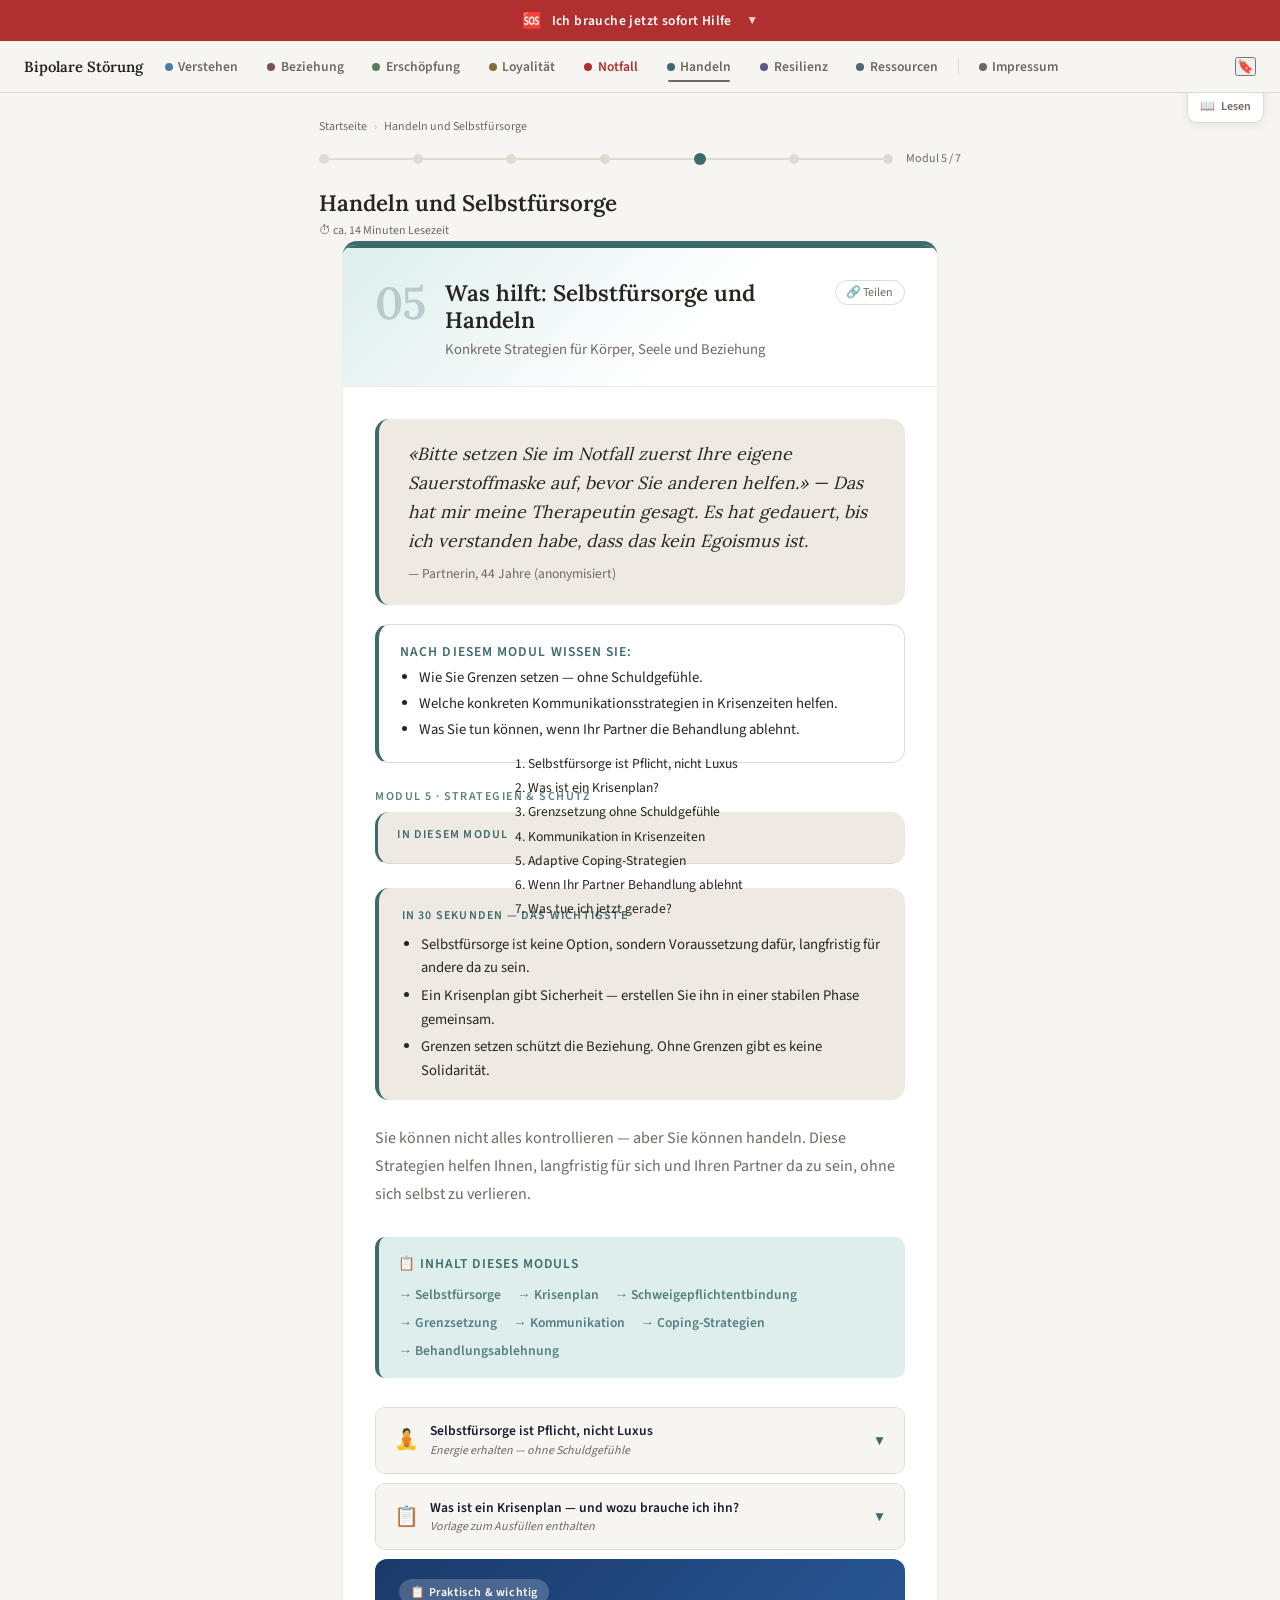
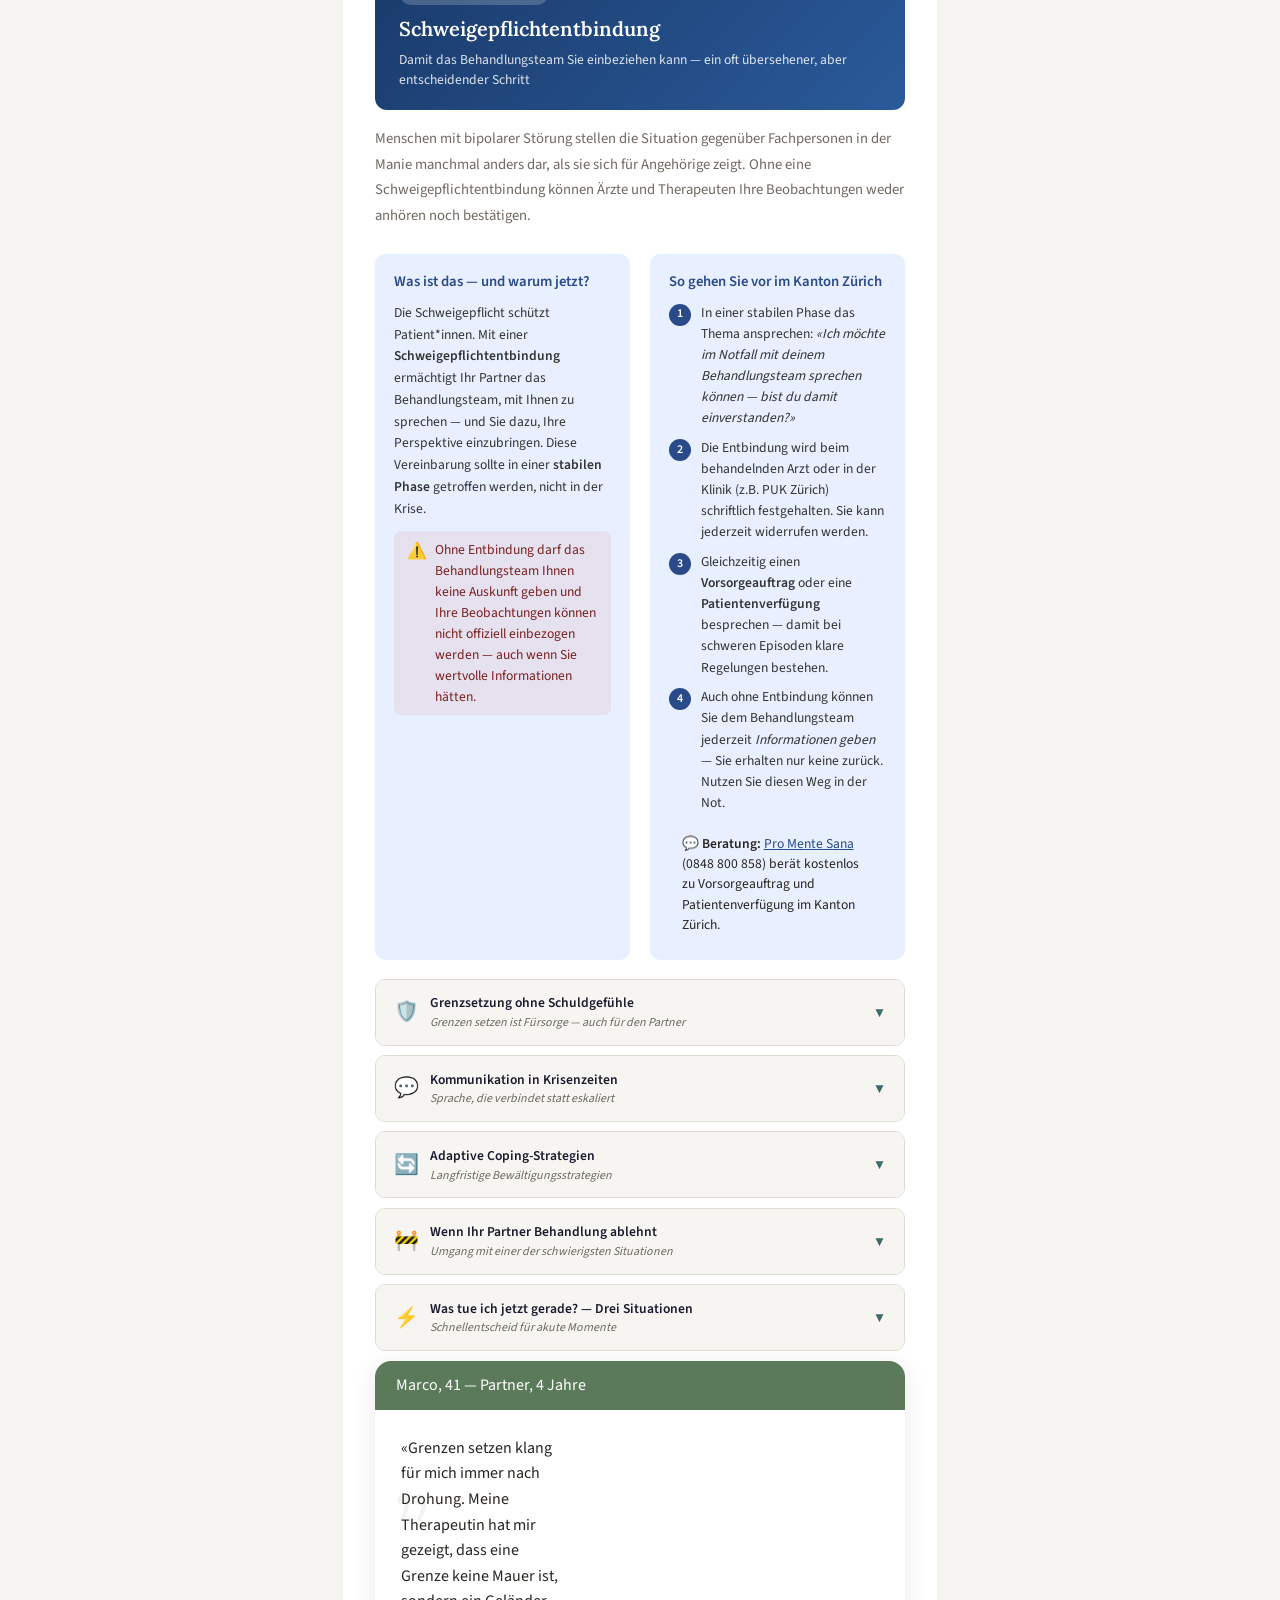
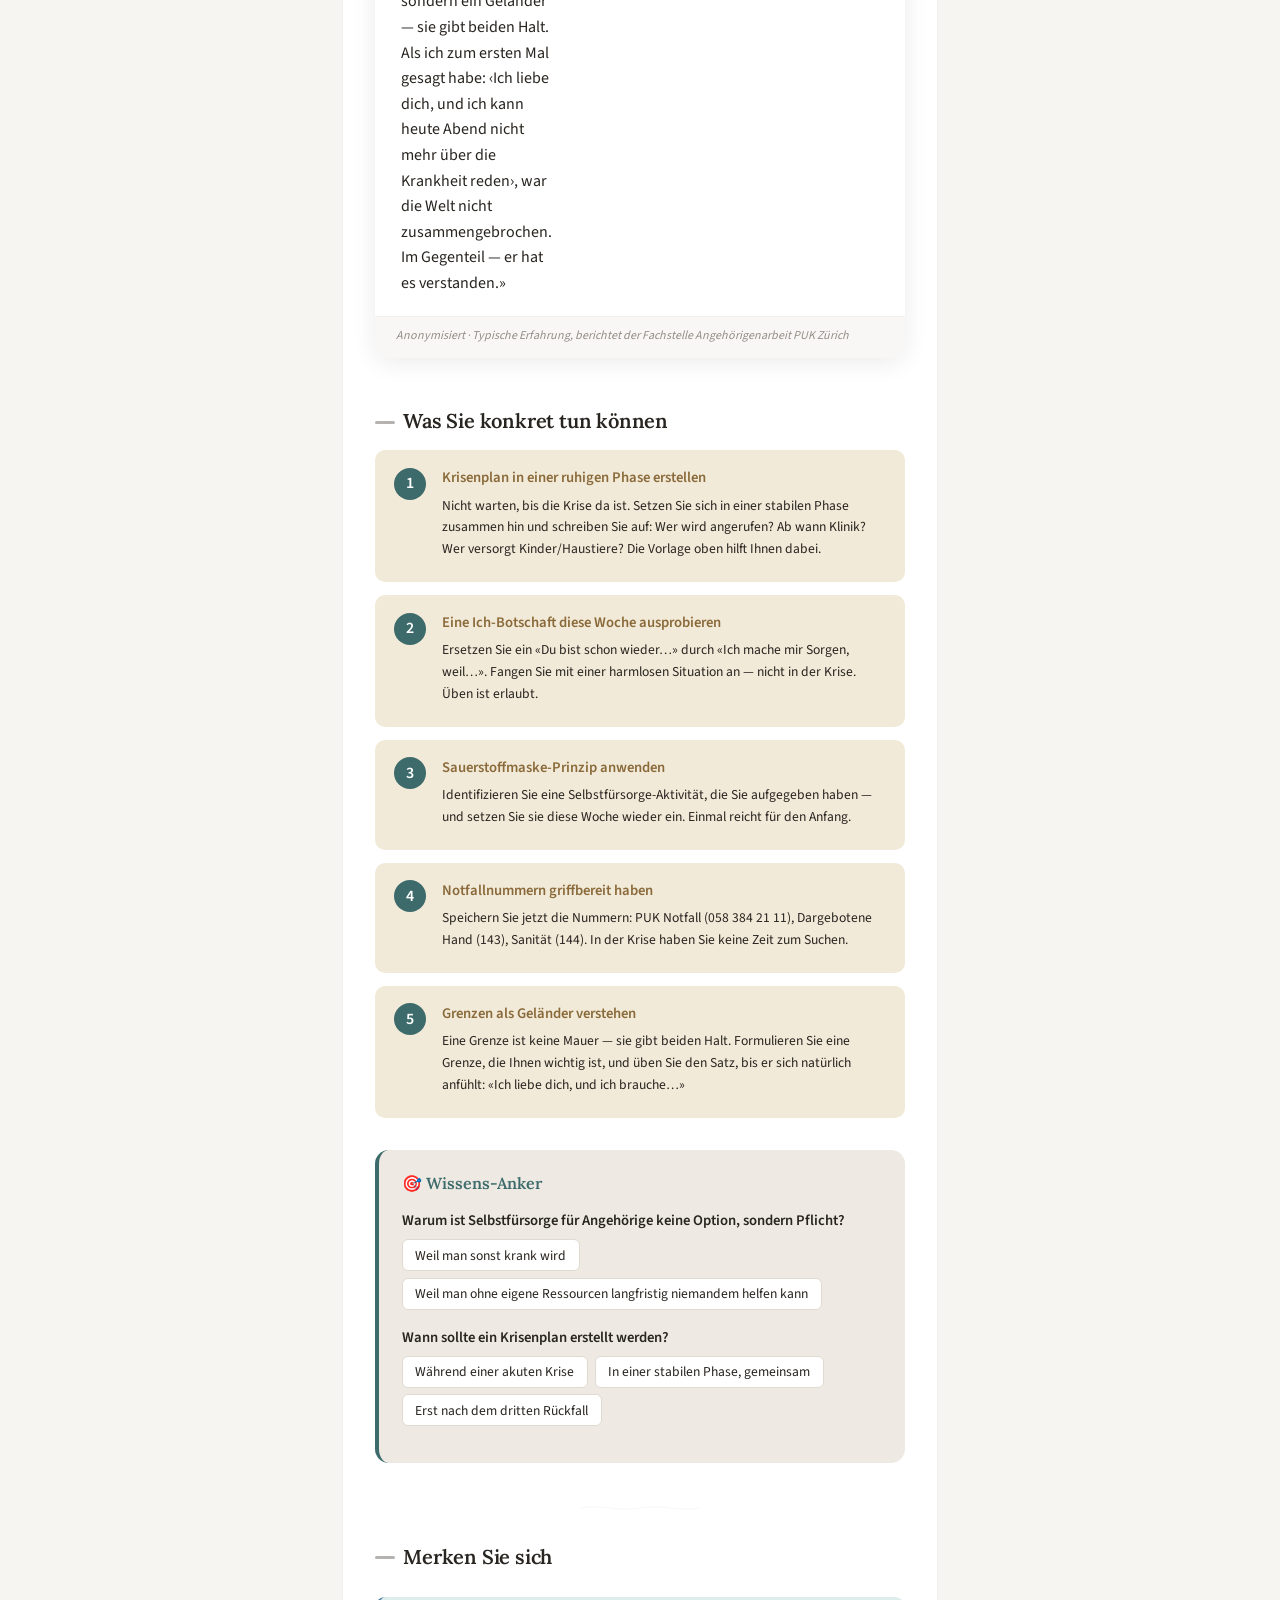
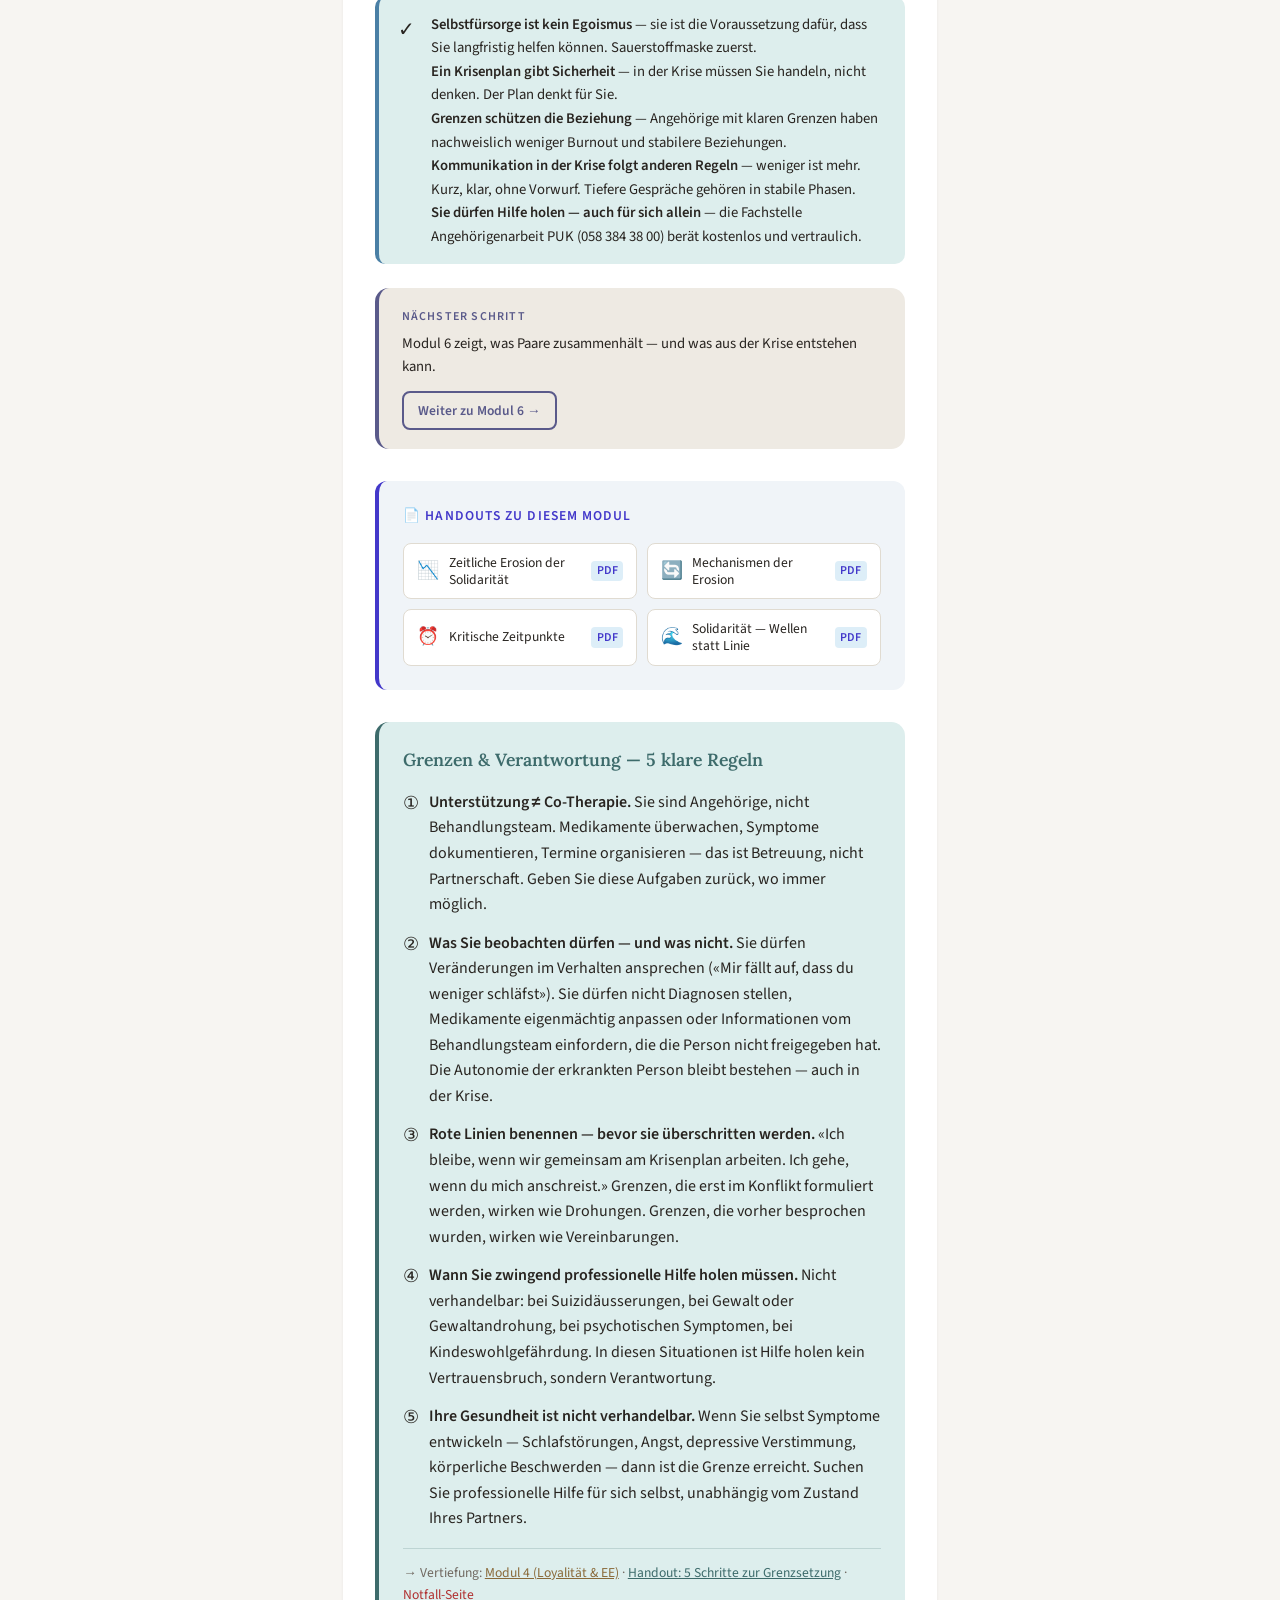
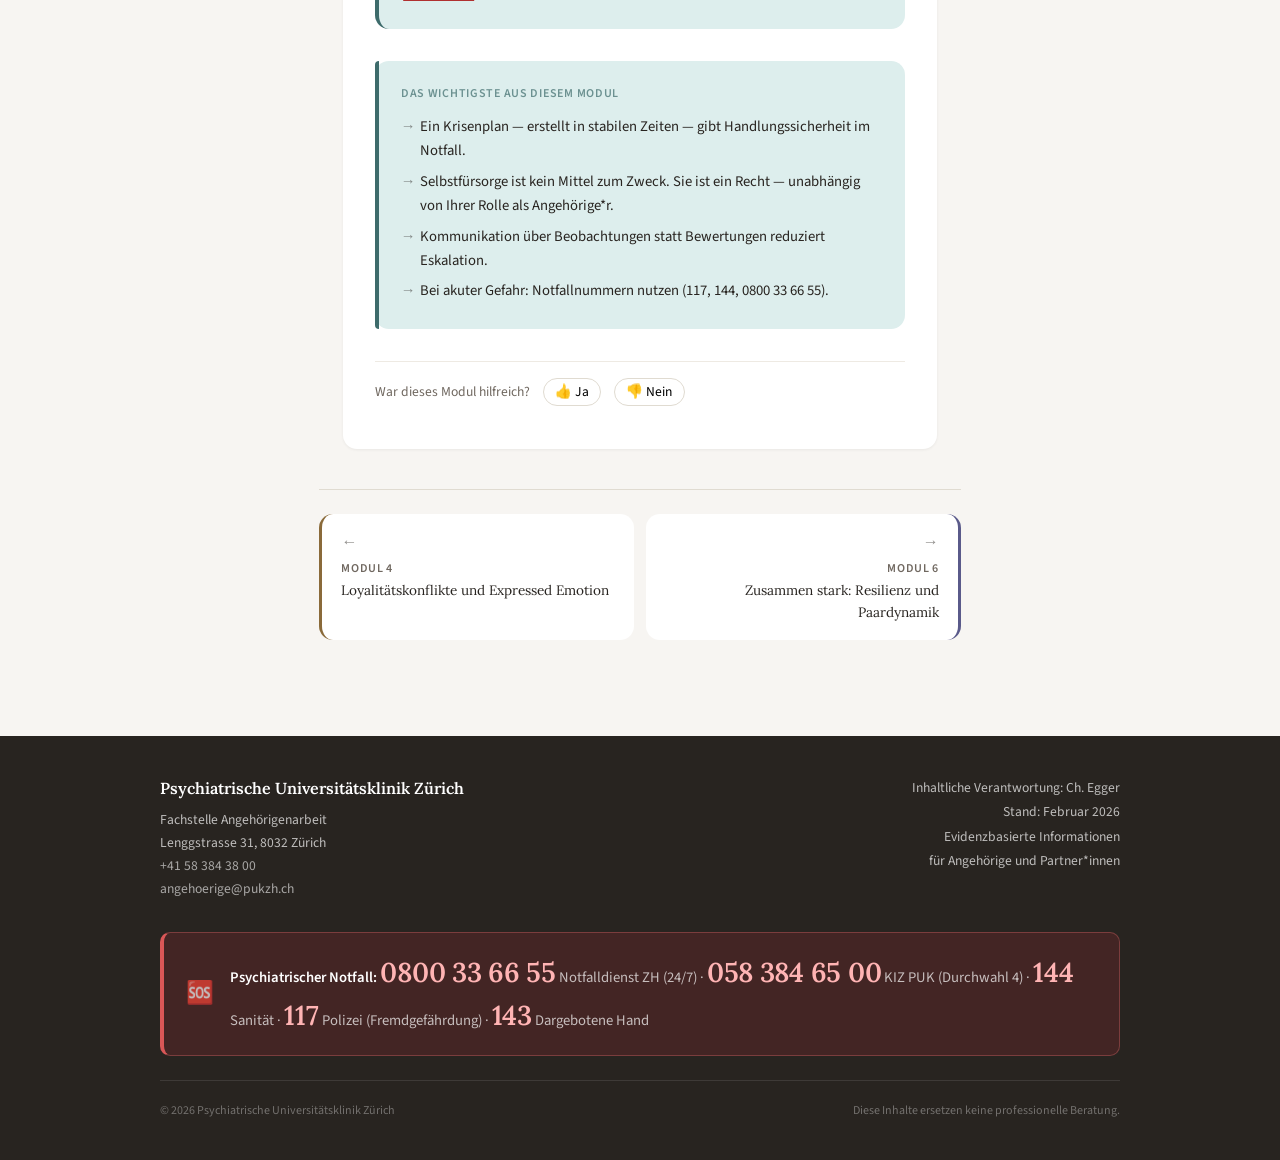
<file: modul/5/index.html>
<!DOCTYPE html>
<html lang="de">
<head>
<meta charset="UTF-8">
<meta name="viewport" content="width=device-width, initial-scale=1.0">
<title>Modul 5: Was hilft: Selbstfürsorge und Handeln | PUK Zürich</title>
<meta name="description" content="Krisenplan, Selbstfürsorge, Grenzsetzung, Kommunikation — konkrete Werkzeuge für den Alltag.">
<meta name="robots" content="index, follow">
<link rel="canonical" href="https://bipolar-angehoerige01.netlify.app/modul/5/">
<meta property="og:type" content="website">
<meta property="og:title" content="Modul 5: Was hilft: Selbstfürsorge und Handeln">
<meta property="og:description" content="Krisenplan, Selbstfürsorge, Grenzsetzung, Kommunikation — konkrete Werkzeuge für den Alltag.">
<meta property="og:url" content="https://bipolar-angehoerige01.netlify.app/modul/5/">
<meta property="og:locale" content="de_CH">
<meta property="og:site_name" content="Bipolare Störung – Psychoedukation für Angehörige">
<meta name="twitter:title" content="Modul 5: Was hilft: Selbstfürsorge und Handeln">
<meta name="twitter:description" content="Krisenplan, Selbstfürsorge, Grenzsetzung, Kommunikation — konkrete Werkzeuge für den Alltag.">
<link rel="icon" href="data:image/svg+xml,<svg xmlns='http://www.w3.org/2000/svg' viewBox='0 0 100 100'><text y='.9em' font-size='90'>🤝</text></svg>">
<style>
@font-face{font-family:'Lora';font-style:normal;font-weight:400;font-display:swap;src:url('/fonts/lora-v37-latin-regular.woff2') format('woff2');}
@font-face{font-family:'Lora';font-style:normal;font-weight:600;font-display:swap;src:url('/fonts/lora-v37-latin-600.woff2') format('woff2');}
@font-face{font-family:'Source Sans 3';font-style:normal;font-weight:400;font-display:swap;src:url('/fonts/source-sans-3-v19-latin-regular.woff2') format('woff2');}
@font-face{font-family:'Source Sans 3';font-style:normal;font-weight:600;font-display:swap;src:url('/fonts/source-sans-3-v19-latin-600.woff2') format('woff2');}
</style>
<link rel="preload" href="/fonts/source-sans-3-v19-latin-regular.woff2" as="font" type="font/woff2" crossorigin>
<link rel="preload" href="/fonts/lora-v37-latin-regular.woff2" as="font" type="font/woff2" crossorigin>
<link rel="stylesheet" href="/shared.css">
<meta property="og:image" content="https://bipolar-angehoerige01.netlify.app/images/og-m5.png">
<meta property="og:image:width" content="1200">
<meta property="og:image:height" content="630">
<meta name="twitter:card" content="summary_large_image">
<meta name="twitter:image" content="https://bipolar-angehoerige01.netlify.app/images/og-m5.png">
<script type="application/ld+json">
{
  "@context": "https://schema.org",
  "@type": "Article",
  "headline": "Handeln und Selbstfürsorge",
  "description": "Konkrete Strategien für Krisenplan, Kommunikation, Grenzsetzung und Selbstschutz.",
  "url": "https://bipolar-angehoerige01.netlify.app/modul/5/",
  "inLanguage": "de-CH",
  "isPartOf": {
    "@type": "MedicalWebPage",
    "name": "Bipolare Störung — Psychoedukation für Angehörige",
    "url": "https://bipolar-angehoerige01.netlify.app/"
  },
  "publisher": {
    "@type": "Hospital",
    "name": "Psychiatrische Universitätsklinik Zürich (PUK)"
  }
}
</script>
<link rel="manifest" href="/manifest.json">
</head>
<body>
<a class="skip-link" href="#module-content">Direkt zum Inhalt</a>
<div id="progress-bar"></div>
<button aria-controls="notfall-banner" aria-expanded="false" id="notfall-trigger" onclick="toggleNotfall(this)" title="Notfall-Informationen ein-/ausblenden">
<span class="nt-icon">🆘</span>
  Ich brauche jetzt sofort Hilfe
  <span class="nt-chevron">▼</span>
</button>
<div aria-label="Notfall-Informationen" id="notfall-banner" role="region">
<div class="notfall-content">
<!-- Situation 1: Fremdgefährdung -->
<div class="notfall-situation">
<div class="notfall-sit-label">🚨 Akute Gefahr — Ihr Partner gefährdet sich oder andere</div>
<div class="notfall-nums">
<div class="notfall-num-card notfall-priority">
<span class="notfall-num-label">Polizei</span>
<a href="tel:117">117</a>
<span class="notfall-num-sub">Bei Fremdgefährdung oder wenn Sie sich selbst nicht mehr sicher fühlen</span>
</div>
<div class="notfall-num-card notfall-priority">
<span class="notfall-num-label">Sanität / Notfall</span>
<a href="tel:144">144</a>
<span class="notfall-num-sub">Bei akuter Suizidgefahr oder medizinischem Notfall — koordiniert alle weiteren Schritte</span>
</div>
</div>
</div>
<!-- Situation 2: Psychiatrische Krise -->
<div class="notfall-situation">
<div class="notfall-sit-label">⚠️ Psychiatrische Krise — Suizidgedanken oder schwere Episode</div>
<div class="notfall-nums">
<div class="notfall-num-card">
<span class="notfall-num-label">Psychiatrischer Notfalldienst ZH</span>
<a href="tel:0800336655">0800 33 66 55</a>
<span class="notfall-num-sub">24/7 · kostenlos · Kanton Zürich<br/>Vermittelt Notfallpsychiater*in nach Hause oder in die Klinik</span>
</div>
<div class="notfall-num-card">
<span class="notfall-num-label">KIZ — PUK Zürich</span>
<a href="tel:+41583846500">058 384 65 00</a>
<span class="notfall-num-sub">24/7 · Durchwahl 4 · Militärstrasse 8<br/>Krisenintervention: telefonisch, ambulant oder stationär (bis 7 Tage)</span>
</div>
<div class="notfall-num-card">
<span class="notfall-num-label">KIZ — IPW Winterthur</span>
<a href="tel:0522643700">052 264 37 00</a>
<span class="notfall-num-sub">24/7 · Region Winterthur-Unterland<br/>Krisenintervention ambulant und stationär</span>
</div>
</div>
</div>
<!-- Situation 3: Sie selbst brauchen Unterstützung -->
<div class="notfall-situation">
<div class="notfall-sit-label">💬 Sie selbst sind am Limit — Gespräch und Orientierung</div>
<div class="notfall-nums">
<div class="notfall-num-card">
<span class="notfall-num-label">Dargebotene Hand</span>
<a href="tel:143">143</a>
<span class="notfall-num-sub">24/7 · anonym · kostenlos<br/>Zuhören, Entlasten, Weiterverweisen — auch für Angehörige</span>
</div>
<div class="notfall-num-card">
<span class="notfall-num-label">Fachstelle Angehörige PUK</span>
<a href="tel:+41583843800">058 384 38 00</a>
<span class="notfall-num-sub">Mo–Fr · kostenlos · vertraulich<br/>Spezialisierte Beratung für Angehörige</span>
</div>
<div class="notfall-num-card">
<span class="notfall-num-label">Pro Mente Sana</span>
<a href="tel:0848800858">0848 800 858</a>
<span class="notfall-num-sub">Mo/Di/Do 9–12 Uhr, Do 14–17 Uhr, Di/Mi 16:30–19:30 Uhr<br/>Psychosoziale und rechtliche Beratung für Angehörige</span>
</div>
</div>
</div>
<div class="notfall-hinweis">
<strong>Hinweis für Angehörige:</strong> Bei konkreten Suizidgedanken Ihres Partners ist die Dargebotene Hand 143 ein erster Schritt — aber nicht das einzige Mittel. Der psychiatrische Notfalldienst (0800 33 66 55) oder das KIZ können psychiatrische Fachpersonen direkt einbeziehen und eine Einschätzung vor Ort ermöglichen.
    </div>
<button class="notfall-close" aria-label="Notfall-Banner schliessen" onclick="toggleNotfall(document.getElementById('notfall-trigger'))">Schliessen</button>
</div>
</div>
<nav>
<div class="nav-logo">
<a href="/" class="link-plain">
<span class="nav-logo-text">Bipolare Störung</span>
</a>
</div>
<div class="nav-links" id="nav-links">
<a class="nav-btn" href="/modul/1/">
<span class="nb-dot d1"></span>
      Verstehen
    </a>
<a class="nav-btn" href="/modul/2/">
<span class="nb-dot d2"></span>
      Beziehung
    </a>
<a class="nav-btn" href="/modul/3/">
<span class="nb-dot d3"></span>
      Erschöpfung
    </a>
<a class="nav-btn" href="/modul/4/">
<span class="nb-dot d4"></span>
      Loyalität
    </a>
<a class="nav-btn text-danger" href="/notfall/">
<span class="nb-dot d-danger"></span>
      Notfall
    </a>
<a class="nav-btn fw-bold" href="/modul/5/" aria-current="page">
<span class="nb-dot d5"></span>
      Handeln
    </a>
<a class="nav-btn" href="/modul/6/">
<span class="nb-dot d6"></span>
      Resilienz
    </a>
<a class="nav-btn" href="/modul/7/">
<span class="nb-dot d7"></span>
      Ressourcen
    </a>
<div class="nav-divider"></div>
<a class="nav-btn" href="/impressum/">
<span class="nb-dot d-muted"></span>
      Impressum
    </a>
</div>
<div class="nav-controls">
<button class="nav-bookmark" id="nav-bookmark" onclick="toggleBookmarks()" title="Lesezeichen">🔖</button>
<div class="bookmark-panel" id="bookmark-panel">
<div class="bp-title">🔖 Lesezeichen</div>
<div id="bookmark-list">Noch keine Lesezeichen gesetzt.</div>
</div>
</div>
<button class="hamburger" id="hamburger" onclick="toggleNav()" aria-label="Menü öffnen" title="Menü">
<span></span><span></span><span></span>
</button>
</nav>
<div id="view-controls">
<button id="font-toggle" onclick="toggleFont()" title="Schriftgrösse">A <span id="font-state">A+</span></button>
<button id="readmode-toggle" onclick="toggleReadmode()" title="Lesemodus">📖 <span id="rm-state">Lesen</span></button>
</div>
<button aria-label="Weiterlesen ab letzter Position" id="continue-reading"></button>
<button aria-label="Nach oben scrollen" id="back-to-top" onclick="scrollToTop()" title="Nach oben">↑</button>
<main>
<div class="module-top" style="--module-color:var(--m5)">
<div class="breadcrumb"><a href="/">Startseite</a> <span class="bc-sep">›</span> <span>Handeln und Selbstfürsorge</span></div>
<div class="page-dots">
<div class="pd-track">
<a href="/modul/1/" class="pd-dot"  title="Modul 1"></a>
<span class="pd-line"></span>
<a href="/modul/2/" class="pd-dot"  title="Modul 2"></a>
<span class="pd-line"></span>
<a href="/modul/3/" class="pd-dot"  title="Modul 3"></a>
<span class="pd-line"></span>
<a href="/modul/4/" class="pd-dot"  title="Modul 4"></a>
<span class="pd-line"></span>
<a href="/modul/5/" class="pd-dot pd-current bg-m5" title="Modul 5"></a>
<span class="pd-line"></span>
<a href="/modul/6/" class="pd-dot"  title="Modul 6"></a>
<span class="pd-line"></span>
<a href="/modul/7/" class="pd-dot"  title="Modul 7"></a>
</div>
<span class="pd-label">Modul 5 / 7</span>
</div>
<h1 class="module-top-title">Handeln und Selbstfürsorge</h1>
<p class="module-readtime">⏱ ca. 14 Minuten Lesezeit</p>
</div>
<div class="subpage-content" id="module-content">
<section class="module" id="m5">
<div class="module-card c5">
<div class="module-header">
<div class="module-number c5">05</div>
<div class="module-header-text">
<div class="module-h2-wrap"><h2>Was hilft: Selbstfürsorge und Handeln</h2><button class="share-btn" onclick="shareSection('m5',this)" title="Link zu diesem Modul kopieren">🔗 Teilen</button></div>
<div class="module-subtitle">Konkrete Strategien für Körper, Seele und Beziehung</div>
</div>
</div>
<div class="module-body">
<div class="vignette" style="--module-color:var(--m5)">
<p class="vignette-text">«Bitte setzen Sie im Notfall zuerst Ihre eigene Sauerstoffmaske auf, bevor Sie anderen helfen.» — Das hat mir meine Therapeutin gesagt. Es hat gedauert, bis ich verstanden habe, dass das kein Egoismus ist.</p>
<p class="vignette-source">— Partnerin, 44 Jahre (anonymisiert)</p>
</div>

<div class="lernziele" style="--module-color:var(--m5)">
<p class="lernziele-label">Nach diesem Modul wissen Sie:</p>
<ul>
<li>Wie Sie Grenzen setzen — ohne Schuldgefühle.</li>
<li>Welche konkreten Kommunikationsstrategien in Krisenzeiten helfen.</li>
<li>Was Sie tun können, wenn Ihr Partner die Behandlung ablehnt.</li>
</ul>
</div>

<span class="eyebrow" style="--module-color:var(--m5)">Modul 5 · Strategien & Schutz</span>
<nav class="module-toc" aria-label="Inhalt dieses Moduls" style="--module-color:var(--m5)">
<p class="module-toc-title">In diesem Modul</p>
<ol>
<li>Selbstfürsorge ist Pflicht, nicht Luxus</li>
<li>Was ist ein Krisenplan?</li>
<li>Grenzsetzung ohne Schuldgefühle</li>
<li>Kommunikation in Krisenzeiten</li>
<li>Adaptive Coping-Strategien</li>
<li>Wenn Ihr Partner Behandlung ablehnt</li>
<li>Was tue ich jetzt gerade?</li>
</ol>
</nav>
<div class="kurzfassung" style="--module-color:var(--m5)">
<p class="kurzfassung-label">In 30 Sekunden — das Wichtigste</p>
<ul>
<li>Selbstfürsorge ist keine Option, sondern Voraussetzung dafür, langfristig für andere da zu sein.</li>
<li>Ein Krisenplan gibt Sicherheit — erstellen Sie ihn in einer stabilen Phase gemeinsam.</li>
<li>Grenzen setzen schützt die Beziehung. Ohne Grenzen gibt es keine Solidarität.</li>
</ul>
</div>
<p class="m-intro">Sie können nicht alles kontrollieren — aber Sie können handeln. Diese Strategien helfen Ihnen, langfristig für sich und Ihren Partner da zu sein, ohne sich selbst zu verlieren.</p>
<div class="m5-toc">
<div class="m5-toc-title">📋 Inhalt dieses Moduls</div>
<div class="m5-toc-links">
<a href="#selbstfuersorge">→ Selbstfürsorge</a>
<a href="#krisenplan">→ Krisenplan</a>
<a href="#schweige">→ Schweigepflichtentbindung</a>
<a href="#grenzen">→ Grenzsetzung</a>
<a href="#komm">→ Kommunikation</a>
<a href="#coping">→ Coping-Strategien</a>
<a href="#ablehnung">→ Behandlungsablehnung</a>
</div>
</div>
<div class="acc-item" id="selbstfuersorge">
<button aria-expanded="false" class="acc-header" onclick="toggleAcc(this)">
<div class="acc-title-wrap">
<span class="acc-icon">🧘</span>
<div>
<div class="acc-title">Selbstfürsorge ist Pflicht, nicht Luxus</div>
<div class="acc-subtitle">Energie erhalten — ohne Schuldgefühle</div>
</div>
</div>
<span class="acc-chevron">▼</span>
</button>
<div class="acc-body">
<div class="oxygen-banner">
<div class="oxygen-illustration">
<svg aria-label="Sauerstoffmaske zuerst anlegen" class="oxygen-svg" role="img" viewBox="0 0 120 90" xmlns="http://www.w3.org/2000/svg">
<!-- Person 1 (sich selbst) mit Maske -->
<circle cx="32" cy="28" fill="#5a8a9a" opacity="0.85" r="14"></circle>
<!-- Maske -->
<ellipse cx="32" cy="35" fill="#3d6b7a" opacity="0.9" rx="10" ry="7"></ellipse>
<line stroke="#3d6b7a" stroke-width="1.5" x1="32" x2="32" y1="28" y2="30"></line>
<!-- Schlauch zur Maske -->
<path d="M 42,35 Q 52,32 55,22" fill="none" stroke="#3d6b7a" stroke-linecap="round" stroke-width="1.5"></path>
<!-- Sauerstoff-Symbol -->
<circle cx="60" cy="18" fill="#3d6b7a" opacity="0.7" r="8"></circle>
<text fill="white" font-family="Source Sans 3,sans-serif" font-size="12" font-weight="700" text-anchor="middle" x="60" y="22">O₂</text>
<!-- Körper Person 1 -->
<ellipse cx="32" cy="62" fill="#5a8a9a" opacity="0.7" rx="14" ry="18"></ellipse>
<text fill="#3d6b7a" font-family="Source Sans 3,sans-serif" font-size="11" font-weight="600" text-anchor="middle" x="32" y="84">Sie zuerst</text>
<!-- Pfeil -->
<text fill="#5a7a5a" font-size="18" text-anchor="middle" x="68" y="48">→</text>
<!-- Person 2 (anderen helfen) -->
<circle cx="98" cy="28" fill="#8a9a7a" opacity="0.7" r="14"></circle>
<!-- Maske wird gereicht -->
<ellipse cx="98" cy="35" fill="#5a7a5a" opacity="0.8" rx="10" ry="7" stroke="#3d6b3a" stroke-width="0.5"></ellipse>
<ellipse cx="98" cy="62" fill="#8a9a7a" opacity="0.6" rx="14" ry="18"></ellipse>
<text fill="#5a7a5a" font-family="Source Sans 3,sans-serif" font-size="11" font-weight="600" text-anchor="middle" x="98" y="84">dann anderen</text>
</svg>
</div>
<div class="oxygen-text">
<div class="oxygen-quote">«Bitte setzen Sie im Notfall zuerst Ihre eigene Sauerstoffmaske auf, bevor Sie anderen helfen.»</div>
<em class="oxygen-sub">Wenn Sie ausbrennen, verliert Ihr Partner seine wichtigste Stütze. Aber noch wichtiger: Ihre eigene Gesundheit hat einen Wert — unabhängig von Ihrer Rolle als Angehörige*r. Selbstfürsorge ist kein Mittel zum Zweck. Sie ist ein Recht.</em>
</div>
</div>
<div class="selfcare-grid">
<div class="selfcare-col">
<div class="selfcare-col-header" style="background:var(--m1-light);color:var(--m1)">🏃 Körper</div>
<div class="selfcare-item">Eigenen Schlafrhythmus beibehalten — auch wenn der Partner wach ist</div>
<div class="selfcare-item">Regelmässige Bewegung — auch kurze Spaziergänge zählen</div>
<div class="selfcare-item">Regelmässige Mahlzeiten, auch in Krisenzeiten</div>
<div class="selfcare-item">Eigene Arztbesuche nicht vernachlässigen</div>
</div>
<div class="selfcare-col">
<div class="selfcare-col-header" style="background:var(--m6-light);color:var(--m6)">🧘 Seele</div>
<div class="selfcare-item">Eigene Hobbys pflegen — Aktivitäten ohne Erkrankungsbezug</div>
<div class="selfcare-item">Freundschaften bewusst aufrechterhalten</div>
<div class="selfcare-item">Eigene Gefühle im Tagebuch reflektieren</div>
<div class="selfcare-item">Psychologische Unterstützung — kein Zeichen von Schwäche</div>
</div>
<div class="selfcare-col">
<div class="selfcare-col-header" style="background:var(--m3-light);color:var(--m3)">💑 Beziehung</div>
<div class="selfcare-item">Gemeinsame Rituale schaffen — Kaffee, Spaziergang, Routinen</div>
<div class="selfcare-item">Krisenplan in stabilen Phasen gemeinsam erstellen</div>
<div class="selfcare-item">Paartherapie als professionelle Begleitung nutzen</div>
<div class="selfcare-item">Bewusste Momente schaffen, die nicht von der Erkrankung bestimmt sind</div>
</div>
</div>
<div class="selfcare-rule">
<strong>Faustregel:</strong> Wenn Sie merken, dass Ihr ganzes Leben nur noch um die Erkrankung kreist, ist es Zeit, bewusst gegenzusteuern. Das ist kein Egoismus — es ist Voraussetzung dafür, langfristig da zu sein.
      </div>
</div>
</div>
<div class="acc-item" id="krisenplan">
<button aria-expanded="false" class="acc-header" onclick="toggleAcc(this)">
<div class="acc-title-wrap">
<span class="acc-icon">📋</span>
<div>
<div class="acc-title">Was ist ein Krisenplan — und wozu brauche ich ihn?</div>
<div class="acc-subtitle">Vorlage zum Ausfüllen enthalten</div>
</div>
</div>
<span class="acc-chevron">▼</span>
</button>
<div class="acc-body">
<!-- SVG: Krisenplan-Ampel -->
<div class="wave-chart-wrap mb-md">
<svg aria-label="Krisenplan-Ampel mit drei Stufen: Gelb für Frühwarnzeichen, Orange für akute Krise, Rot für Notfall" class="viz-svg" role="img" viewBox="0 0 600 226" xmlns="http://www.w3.org/2000/svg">
<rect fill="#fafaf6" height="182.9" rx="8" width="600" x="0" y="0.0"></rect>
<text fill="#5a5070" font-family="Source Sans 3, sans-serif" font-size="22" font-weight="600" text-anchor="middle" x="300" y="21.2">Der Krisenplan — 3 Stufen</text>
<!-- Arrow connecting phases -->
<line stroke="#d0ccc6" stroke-dasharray="4,3" stroke-width="1" x1="60" x2="555" y1="94.4" y2="94.4"></line>
<!-- Phase 1: Gelb -->
<rect fill="#fdf6e8" height="106.2" rx="8" stroke="#d4a843" stroke-width="1.5" width="160" x="30" y="41.3"></rect>
<circle cx="55" cy="68.4" fill="#d4a843" opacity="0.8" r="14.2"></circle>
<text fill="white" font-family="Source Sans 3, sans-serif" font-size="22" font-weight="700" text-anchor="middle" x="55" y="73.2">!</text>
<text fill="#8a6a3a" font-family="Source Sans 3, sans-serif" font-size="21" font-weight="600" text-anchor="middle" x="110" y="66.1">Frühwarnzeichen</text>
<text fill="#8a6a3a" font-family="Source Sans 3, sans-serif" font-size="16" text-anchor="middle" x="110" y="89.3">Schlaf ↓ · Reizbarkeit ↑</text>
<text fill="#8a6a3a" font-family="Source Sans 3, sans-serif" font-size="16" text-anchor="middle" x="110" y="108.3">Geld ausgeben · Schnell reden</text>
<text fill="#8a8070" font-family="Source Sans 3, sans-serif" font-size="16" font-style="italic" text-anchor="middle" x="110" y="127.3">→ Behandlungsteam informieren</text>
<text fill="#8a8070" font-family="Source Sans 3, sans-serif" font-size="16" font-style="italic" text-anchor="middle" x="110" y="146.3">→ Krisenplan hervornehmen</text>
<!-- Arrow 1-2 -->
<text fill="#d0ccc6" font-family="Source Sans 3, sans-serif" font-size="27" x="205" y="97.9">→</text>
<!-- Phase 2: Orange -->
<rect fill="#fde8e0" height="106.2" rx="8" stroke="#c07030" stroke-width="1.5" width="160" x="220" y="41.3"></rect>
<circle cx="245" cy="68.4" fill="#c07030" opacity="0.8" r="14.2"></circle>
<text fill="white" font-family="Source Sans 3, sans-serif" font-size="22" font-weight="700" text-anchor="middle" x="245" y="73.2">!!</text>
<text fill="#c07030" font-family="Source Sans 3, sans-serif" font-size="21" font-weight="600" text-anchor="middle" x="300" y="66.1">Akute Krise</text>
<text fill="#906858" font-family="Source Sans 3, sans-serif" font-size="16" text-anchor="middle" x="300" y="89.3">Realitätsverlust · Impulsivität</text>
<text fill="#906858" font-family="Source Sans 3, sans-serif" font-size="16" text-anchor="middle" x="300" y="108.3">Medikamente abgesetzt</text>
<text fill="#8a8070" font-family="Source Sans 3, sans-serif" font-size="16" font-style="italic" text-anchor="middle" x="300" y="127.3">→ Kontaktperson anrufen</text>
<text fill="#8a8070" font-family="Source Sans 3, sans-serif" font-size="16" font-style="italic" text-anchor="middle" x="300" y="146.3">→ Kinder versorgen lassen</text>
<!-- Arrow 2-3 -->
<text fill="#d0ccc6" font-family="Source Sans 3, sans-serif" font-size="27" x="395" y="97.9">→</text>
<!-- Phase 3: Rot -->
<rect fill="#fce4e4" height="106.2" rx="8" stroke="#be3b3b" stroke-width="1.5" width="160" x="410" y="41.3"></rect>
<circle cx="435" cy="68.4" fill="#be3b3b" opacity="0.8" r="14.2"></circle>
<text fill="white" font-family="Source Sans 3, sans-serif" font-size="22" font-weight="700" text-anchor="middle" x="435" y="73.2">!!!</text>
<text fill="#be3b3b" font-family="Source Sans 3, sans-serif" font-size="21" font-weight="600" text-anchor="middle" x="490" y="66.1">Notfall</text>
<text fill="#8a3030" font-family="Source Sans 3, sans-serif" font-size="16" text-anchor="middle" x="490" y="89.3">Selbst-/Fremdgefährdung</text>
<text fill="#8a3030" font-family="Source Sans 3, sans-serif" font-size="16" text-anchor="middle" x="490" y="108.3">Suizidgedanken · Aggression</text>
<text fill="#8a8070" font-family="Source Sans 3, sans-serif" font-size="14" font-style="italic" text-anchor="middle" x="490" y="127.3">→ 144 (Sanität) oder 117 (Polizei)</text>
<text fill="#8a8070" font-family="Source Sans 3, sans-serif" font-size="16" font-style="italic" text-anchor="middle" x="490" y="146.3">→ PUK Notfall: 058 384 21 11</text>
<!-- Bottom -->
<text fill="#5a7a5a" font-family="Source Sans 3, sans-serif" font-size="13" font-weight="600" text-anchor="middle" x="300" y="191.6">Erstellt in einer stabilen Phase · gemeinsam · idealerweise mit Fachperson</text>
</svg>
<div class="wave-caption">Die Krisenplan-Ampel zeigt drei Eskalationsstufen — vom Frühwarnzeichen bis zum Notfall. Erstellen Sie den Plan in einer stabilen Phase.</div>
</div>
<div class="crisis-plan-wrap">
<div class="crisis-plan-col">
<div class="cp-col-title">Ein Krisenplan enthält typischerweise</div>
<div class="cp-items">
<div class="cp-item">
<span class="cp-icon">⚠️</span>
<div><strong><span class="tt" tabindex="0">Frühwarnzeichen<span class="tt-box">Individuelle Signale, die einer Episode vorausgehen — z. B. weniger Schlaf, Reizbarkeit oder Rückzug. Werden im Krisenplan festgehalten, damit das Umfeld früh reagieren kann.</span></span></strong> — welche Veränderungen kündigen eine Manie oder Depression an? (z.B. Schlafveränderungen, bestimmte Gedankenmuster)</div>
</div>
<div class="sleep-trigger-box">
<div class="stb-icon">🌙</div>
<div>
<div class="stb-title">Schlaf ist das wichtigste Frühwarnzeichen</div>
<div class="stb-text">Weniger als 5–6 Stunden Schlaf über mehrere Nächte kann eine manische Episode <strong>auslösen</strong> — nicht nur ankündigen. Schlafentzug destabilisiert direkt die Stimmungsregulation. Das ist eines der am besten belegten Befunde der bipolaren Forschung.</div>
<div class="stb-action">Wenn Sie bemerken, dass Ihr Partner kaum schläft: Das ist kein Zeichen von Energie. Es ist ein Alarm.</div>
</div>
</div>
<div class="cp-item">
<span class="cp-icon">📞</span>
<div><strong>Wen ich zuerst kontaktiere</strong> — Behandlungsteam, Psychiater, Notfallnummer der PUK</div>
</div>
<div class="cp-item">
<span class="cp-icon">💊</span>
<div><strong>Medikamente und Dosierung</strong> — inkl. was bei Absetzen zu tun ist</div>
</div>
<div class="cp-item">
<span class="cp-icon">🛑</span>
<div><strong>Was ich als Angehörige*r NICHT entscheide</strong> — klare Abgrenzung der Verantwortlichkeiten</div>
</div>
<div class="cp-item">
<span class="cp-icon">🏥</span>
<div><strong>Wann eine Klinikeinweisung sinnvoll ist</strong> — gemeinsam festgelegt, bevor die Krise entscheidet</div>
</div>
<div class="cp-item">
<span class="cp-icon">👶</span>
<div><strong>Wer die Kinder betreut</strong> (falls vorhanden) — damit diese Frage nicht erst im Notfall gestellt wird</div>
</div>
</div>
</div>
<div class="crisis-plan-col">
<div class="cp-col-title">Warum er so wichtig ist</div>
<div class="cp-why">
<div class="cp-why-item">
<span class="cp-why-icon">🧠</span>
<div>In der Krise sind rationale Entscheidungen schwer. Der Plan gibt Ihnen <strong>Orientierung ohne Nachdenken.</strong></div>
</div>
<div class="cp-why-item">
<span class="cp-why-icon">🤝</span>
<div>Er ist eine <strong>gemeinsame Vereinbarung</strong> — kein einseitiger Befehl. Das reduziert Konflikte in der Krise.</div>
</div>
<div class="cp-why-item">
<span class="cp-why-icon">🛡️</span>
<div>Er schützt Sie vor dem Gefühl, <strong>alleine verantwortlich</strong> für Ihren Partner zu sein.</div>
</div>
</div>
<div class="cp-tip">
            💡 <strong>Tipp:</strong> Erstellen Sie den Krisenplan zusammen mit dem Behandlungsteam — oder fragen Sie die Fachstelle Angehörigenarbeit der PUK Zürich um Unterstützung.
            <a download="krisenplan-vorlage-bipolare-stoerung-puk-zuerich.pdf" href="/downloads/krisenplan-vorlage-bipolare-stoerung-puk-zuerich.pdf" style="display:inline-block;margin-top:0.4rem;font-size:var(--fs-sm);color:var(--m5);font-weight:600;text-decoration:none;">📝 Vorlage direkt herunterladen →</a>
</div>
<!-- Krisenplan Muster-Dokument -->
<div class="kp-mock-doc">
<div class="kp-mock-header">
<div class="kp-mock-title">📋 Unser Krisenplan</div>
<div class="kp-mock-date">Erstellt in stabiler Phase · gemeinsam</div>
</div>
<div class="kp-mock-row">
<div class="kp-mock-label">⚠️ Frühwarnzeichen</div>
<div class="kp-mock-value kp-filled">Weniger Schlaf, spricht sehr schnell, kauft Dinge</div>
</div>
<div class="kp-mock-row">
<div class="kp-mock-label">📞 Erste Kontaktperson</div>
<div class="kp-mock-value kp-filled">Dr. Müller, PUK Zürich · 058 384 …</div>
</div>
<div class="kp-mock-row">
<div class="kp-mock-label">🛑 Meine Grenzen</div>
<div class="kp-mock-value kp-filled">Ich entscheide nicht über Medikamente allein</div>
</div>
<div class="kp-mock-row">
<div class="kp-mock-label">🏥 Klinik ab wann?</div>
<div class="kp-mock-value kp-filled">Wenn kein Schlaf seit 3 Nächten + Eigenverantwortung fehlt</div>
</div>
<div class="kp-mock-row kp-mock-row-empty">
<div class="kp-mock-label">👶 Kinderbetreuung</div>
<div class="kp-mock-value kp-empty">_______________________</div>
</div>
<div class="kp-mock-footer">So könnte Ihr Krisenplan aussehen. Er muss nicht perfekt sein — er muss existieren.</div>
</div>
</div>
</div>
<div class="m-insight" style="background:var(--m5-light);margin-bottom:1.5rem">
<div class="insight-icon">📊</div>
<div>Eine naturalistische Studie aus dem klinischen Alltag zeigte: Angehörige, die einen Krisenplan mit Frühwarnsignalen nutzten, berichteten signifikant <strong>weniger Belastung</strong> — unabhängig von der Schwere der Erkrankung. Der Plan wirkt, weil er in der Krise Orientierung gibt, ohne dass Sie alleine entscheiden müssen.
        <br/><em class="quelle">Quelle: Jacobsen et al. (2025). Caregivers' burden and psychological distress in bipolar disorder in everyday clinical practice. Journal of Affective Disorders Reports.</em></div>
</div>
</div>
</div>
<!-- ── Schweigepflichtentbindung ── -->
<span class="m5-anchor" id="schweige"></span>
<div class="schwei-anchor">
<div class="schwei-anchor-badge">📋 Praktisch &amp; wichtig</div>
<div class="schwei-anchor-title">Schweigepflichtentbindung</div>
<div class="schwei-anchor-sub">Damit das Behandlungsteam Sie einbeziehen kann — ein oft übersehener, aber entscheidender Schritt</div>
</div>
<p class="m-subtext">Menschen mit bipolarer Störung stellen die Situation gegenüber Fachpersonen in der Manie manchmal anders dar, als sie sich für Angehörige zeigt. Ohne eine Schweigepflichtentbindung können Ärzte und Therapeuten Ihre Beobachtungen weder anhören noch bestätigen.</p>
<div class="schwei-wrap">
<div class="schwei-left">
<div class="schwei-title">Was ist das — und warum jetzt?</div>
<p class="schwei-text">Die Schweigepflicht schützt Patient*innen. Mit einer <strong>Schweigepflichtentbindung</strong> ermächtigt Ihr Partner das Behandlungsteam, mit Ihnen zu sprechen — und Sie dazu, Ihre Perspektive einzubringen. Diese Vereinbarung sollte in einer <strong>stabilen Phase</strong> getroffen werden, nicht in der Krise.</p>
<div class="schwei-important">
<span class="schwei-warn">⚠️</span>
<div>Ohne Entbindung darf das Behandlungsteam Ihnen keine Auskunft geben und Ihre Beobachtungen können nicht offiziell einbezogen werden — auch wenn Sie wertvolle Informationen hätten.</div>
</div>
</div>
<div class="schwei-right">
<div class="schwei-title">So gehen Sie vor im Kanton Zürich</div>
<div class="schwei-steps">
<div class="schwei-step">
<span class="ss-num">1</span>
<div>In einer stabilen Phase das Thema ansprechen: <em>«Ich möchte im Notfall mit deinem Behandlungsteam sprechen können — bist du damit einverstanden?»</em></div>
</div>
<div class="schwei-step">
<span class="ss-num">2</span>
<div>Die Entbindung wird beim behandelnden Arzt oder in der Klinik (z.B. PUK Zürich) schriftlich festgehalten. Sie kann jederzeit widerrufen werden.</div>
</div>
<div class="schwei-step">
<span class="ss-num">3</span>
<div>Gleichzeitig einen <strong>Vorsorgeauftrag</strong> oder eine <strong>Patientenverfügung</strong> besprechen — damit bei schweren Episoden klare Regelungen bestehen.</div>
</div>
<div class="schwei-step">
<span class="ss-num">4</span>
<div>Auch ohne Entbindung können Sie dem Behandlungsteam jederzeit <em>Informationen geben</em> — Sie erhalten nur keine zurück. Nutzen Sie diesen Weg in der Not.</div>
</div>
</div>
<div class="schwei-resource">
            💬 <strong>Beratung:</strong> <a href="https://www.promentesana.ch" rel="noopener noreferrer" target="_blank">Pro Mente Sana</a> (0848 800 858) berät kostenlos zu Vorsorgeauftrag und Patientenverfügung im Kanton Zürich.
          </div>
</div>
</div>
<div class="acc-item" id="grenzen">
<button aria-expanded="false" class="acc-header" onclick="toggleAcc(this)">
<div class="acc-title-wrap">
<span class="acc-icon">🛡️</span>
<div>
<div class="acc-title">Grenzsetzung ohne Schuldgefühle</div>
<div class="acc-subtitle">Grenzen setzen ist Fürsorge — auch für den Partner</div>
</div>
</div>
<span class="acc-chevron">▼</span>
</button>
<div class="acc-body">
<!-- SVG: Grenzsetzungs-Spektrum -->
<div class="wave-chart-wrap mb-md">
<svg aria-label="Spektrum der Grenzsetzung: von zu weich über gesund bis zu hart, mit einer grünen Zielzone in der Mitte" class="viz-svg" role="img" viewBox="0 0 600 205" xmlns="http://www.w3.org/2000/svg">
<rect fill="#fafaf6" height="153.4" rx="8" width="600" x="0" y="0.0"></rect>
<text fill="#5a5070" font-family="Source Sans 3, sans-serif" font-size="24" font-weight="600" text-anchor="middle" x="300" y="21.2">Grenzsetzungs-Spektrum: Wo stehen Sie?</text>
<!-- Gradient bar -->
<rect fill="url(#grad-grenzen)" height="35.4" rx="15" width="500" x="50" y="47.2"></rect>
<defs>
<lineargradient id="grad-grenzen" x1="0" x2="1" y1="0" y2="0">
<stop offset="0%" stop-color="#ddeef8"></stop>
<stop offset="35%" stop-color="#e8f0e8"></stop>
<stop offset="50%" stop-color="#5a7a5a" stop-opacity="0.3"></stop>
<stop offset="65%" stop-color="#e8f0e8"></stop>
<stop offset="100%" stop-color="#fde8e0"></stop>
</lineargradient>
</defs>
<!-- Green zone highlight -->
<rect fill="none" height="44.8" rx="19" stroke="#5a7a5a" stroke-dasharray="4,2" stroke-width="2" width="180" x="210" y="42.5"></rect>
<text fill="#5a7a5a" font-family="Source Sans 3, sans-serif" font-size="20" font-weight="600" text-anchor="middle" x="300" y="61.4">Gesunde Zone</text>
<text fill="#5a7a5a" font-family="Source Sans 3, sans-serif" font-size="16" text-anchor="middle" x="300" y="83.9">Klar · Liebevoll · Konsequent</text>
<!-- Left extreme -->
<text fill="#4a7fa5" font-family="Source Sans 3, sans-serif" font-size="19" font-weight="600" text-anchor="middle" x="80" y="61.4">Zu weich</text>
<text fill="#4a7fa5" font-family="Source Sans 3, sans-serif" font-size="16" text-anchor="middle" x="80" y="82.7">Alles mitmachen</text>
<!-- Right extreme -->
<text fill="#c07030" font-family="Source Sans 3, sans-serif" font-size="19" font-weight="600" text-anchor="middle" x="520" y="61.4">Zu hart</text>
<text fill="#c07030" font-family="Source Sans 3, sans-serif" font-size="16" text-anchor="middle" x="520" y="82.7">Ultimaten stellen</text>
<!-- Labels below -->
<text fill="#8a8070" font-family="Source Sans 3, sans-serif" font-size="16" text-anchor="middle" x="80" y="103.8">«Ich mache alles,</text>
<text fill="#8a8070" font-family="Source Sans 3, sans-serif" font-size="16" text-anchor="middle" x="80" y="122.8">damit kein Streit</text>
<text fill="#8a8070" font-family="Source Sans 3, sans-serif" font-size="16" text-anchor="middle" x="80" y="141.8">entsteht.»</text>
<text fill="#5a7a5a" font-family="Source Sans 3, sans-serif" font-size="16" text-anchor="middle" x="210" y="103.8">«Ich liebe dich,</text>
<text fill="#5a7a5a" font-family="Source Sans 3, sans-serif" font-size="16" text-anchor="middle" x="210" y="122.8">und ich brauche</text>
<text fill="#5a7a5a" font-family="Source Sans 3, sans-serif" font-size="16" text-anchor="middle" x="210" y="141.8">heute Abend Ruhe.»</text>
<text fill="#5a7a5a" font-family="Source Sans 3, sans-serif" font-size="16" text-anchor="middle" x="390" y="103.8">«Medikamente sind</text>
<text fill="#5a7a5a" font-family="Source Sans 3, sans-serif" font-size="16" text-anchor="middle" x="390" y="122.8">deine Verantwortung.</text>
<text fill="#5a7a5a" font-family="Source Sans 3, sans-serif" font-size="16" text-anchor="middle" x="390" y="141.8">Ich erinnere dich gern.»</text>
<text fill="#8a8070" font-family="Source Sans 3, sans-serif" font-size="16" text-anchor="middle" x="520" y="103.8">«Wenn du nicht zum</text>
<text fill="#8a8070" font-family="Source Sans 3, sans-serif" font-size="16" text-anchor="middle" x="520" y="122.8">Arzt gehst, gehe</text>
<text fill="#8a8070" font-family="Source Sans 3, sans-serif" font-size="16" text-anchor="middle" x="520" y="141.8">ich für immer.»</text>
<!-- Bottom insight -->
<text fill="#8a8070" font-family="Source Sans 3, sans-serif" font-size="15" font-style="italic" text-anchor="middle" x="300" y="166"><tspan x="300" dy="0">Die meisten Angehörigen pendeln zwischen zu weich und zu hart.</tspan><tspan x="300" dy="19">Die Mitte braucht Übung — und ist erlernbar.</tspan></text>
</svg>
<div class="wave-caption">Das Spektrum zeigt: Die meisten Angehörigen pendeln zwischen zu weich und zu hart. Die gesunde Mitte — klar, liebevoll, konsequent — ist erlernbar.</div>
</div>
<div class="boundary-examples">
<div class="boundary-row header-row">
<div class="boundary-col bad-col">❌ Statt so…</div>
<div class="boundary-col good-col">✓ Besser so</div>
</div>
<div class="boundary-row wrap">
<div class="boundary-col bad-col">
<div class="boundary-type">Vorwurf</div>
            «Du bist unmöglich, wenn du so schreist!»
          </div>
<div class="boundary-col good-col">
<div class="boundary-type">Klartext + Grenze</div>
            «Ich liebe dich, aber ich lasse mich nicht anschreien. Ich gehe ins Nebenzimmer — wenn wir ruhig reden können, komme ich zurück.»
            <button class="boundary-why-btn" onclick="toggleWhy(this)" aria-expanded="false">💡 Warum ist das besser?</button>
</div>
<div class="boundary-why">Ich-Botschaft + klare Konsequenz ohne Drohung. Die Grenze bezieht sich auf das Verhalten («anschreien»), nicht die Person — und signalisiert gleichzeitig Bereitschaft zur Rückkehr.</div>
</div>
<div class="boundary-row wrap">
<div class="boundary-col bad-col">
<div class="boundary-type">Drohung</div>
            «Wenn du so weitermachst, gehe ich!»
          </div>
<div class="boundary-col good-col">
<div class="boundary-type">Konsequenz</div>
            «Wenn du die Medikamente absetzt, kann ich die Verantwortung zu Hause nicht mehr tragen. Dann müssen wir über die Klinik reden.»
            <button class="boundary-why-btn" onclick="toggleWhy(this)" aria-expanded="false">💡 Warum ist das besser?</button>
</div>
<div class="boundary-why">Drohungen («Ich gehe!») werden oft nicht ernst genommen und eskalieren. Eine Konsequenz benennt konkret was passiert — ohne Bestrafung, aber mit klarer Information. Das respektiert die Autonomie beider.</div>
</div>
<div class="boundary-row wrap">
<div class="boundary-col bad-col">
<div class="boundary-type">Kontrolle</div>
            «Hast du deine Medikamente genommen? Schon wieder vergessen?»
          </div>
<div class="boundary-col good-col">
<div class="boundary-type">Sorge + Verantwortung</div>
            «Ich mache mir Sorgen, wenn ich sehe, dass die Packung noch voll ist. Was brauchst du, um dran zu bleiben?»
            <button class="boundary-why-btn" onclick="toggleWhy(this)" aria-expanded="false">💡 Warum ist das besser?</button>
</div>
<div class="boundary-why">Kontrollfragen («Schon wieder?») lösen Scham und Widerstand aus. Die Ich-Botschaft mit einer offenen Frage lässt dem Partner Handlungsspielraum — und überträgt die Verantwortung zurück an ihn.</div>
</div>
</div>
</div>
</div>
<div class="acc-item" id="komm">
<button aria-expanded="false" class="acc-header" onclick="toggleAcc(this)">
<div class="acc-title-wrap">
<span class="acc-icon">💬</span>
<div>
<div class="acc-title">Kommunikation in Krisenzeiten</div>
<div class="acc-subtitle">Sprache, die verbindet statt eskaliert</div>
</div>
</div>
<span class="acc-chevron">▼</span>
</button>
<div class="acc-body">
<div class="comm-strategies">
<div class="comm-card">
<div class="comm-num">1</div>
<div>
<div class="comm-title">Ich-Botschaften statt Du-Vorwürfe</div>
<div class="comm-text">Beschreiben Sie Ihre Gefühle, nicht das Verhalten des anderen.<br/>
<em>«Ich mache mir Sorgen, wenn…» statt «Du machst immer…»</em></div>
</div>
</div>
<div class="comm-card">
<div class="comm-num">2</div>
<div>
<div class="comm-title">Timing beachten</div>
<div class="comm-text">Wichtige Gespräche nur in stabilen Phasen führen — nie mitten in der Krise oder bei manischer Hochstimmung.</div>
</div>
</div>
<div class="comm-card">
<div class="comm-num">3</div>
<div>
<div class="comm-title">Validieren, dann Grenze setzen</div>
<div class="comm-text">Erst das Gefühl anerkennen, dann die eigene Grenze benennen.<br/>
<em>«Ich verstehe, dass du wütend bist. Aber ich lasse mich nicht anschreien. Ich komme in 20 Minuten wieder.»</em></div>
</div>
</div>
<div class="comm-card">
<div class="comm-num">4</div>
<div>
<div class="comm-title">Krankheit und Person trennen</div>
<div class="comm-text">«Das ist die Manie, nicht du» — diese Perspektive hilft beiden Seiten, das Verhalten einzuordnen ohne die Person abzuwerten.</div>
</div>
</div>
<div class="comm-card">
<div class="comm-num">💡</div>
<div>
<div class="comm-title">Code-Wort vereinbaren</div>
<div class="comm-text">In stabilen Phasen ein gemeinsames Signal vereinbaren, das bedeutet: «Ich brauche jetzt eine Pause.» — ohne Diskussion, ohne Vorwürfe.</div>
</div>
</div>
</div>
</div>
</div>
<div class="acc-item" id="coping">
<button aria-expanded="false" class="acc-header" onclick="toggleAcc(this)">
<div class="acc-title-wrap">
<span class="acc-icon">🔄</span>
<div>
<div class="acc-title">Adaptive Coping-Strategien</div>
<div class="acc-subtitle">Langfristige Bewältigungsstrategien</div>
</div>
</div>
<span class="acc-chevron">▼</span>
</button>
<div class="acc-body">
<div class="coping-grid">
<div class="coping-col">
<div class="coping-header" style="background:var(--m1);color:white">
<div class="coping-icon">🔧</div>
<div>
<div class="coping-title">Problemfokussiert</div>
<div class="coping-sub">«Das Problem angehen»</div>
</div>
</div>
<div class="coping-items">
<div class="coping-item">Informationen einholen (Psychoedukation)</div>
<div class="coping-item">Krisenplan gemeinsam erstellen</div>
<div class="coping-item">Behandlungsteam kontaktieren</div>
<div class="coping-item">Finanzielle Absicherung organisieren</div>
</div>
</div>
<div class="coping-col">
<div class="coping-header" style="background:var(--m6);color:white">
<div class="coping-icon">❤️</div>
<div>
<div class="coping-title">Emotionsfokussiert</div>
<div class="coping-sub">«Gefühle regulieren»</div>
</div>
</div>
<div class="coping-items">
<div class="coping-item">Austausch in Selbsthilfegruppen</div>
<div class="coping-item">Entspannungstechniken (Atem, Yoga)</div>
<div class="coping-item">Soziale Unterstützung suchen</div>
<div class="coping-item">Gefühle ausdrücken (Tagebuch)</div>
</div>
</div>
</div>
<p class="m-subtext" style="margin-top:0.6rem;font-style:italic">Eine dritte Strategie: <strong>Bedeutungsfokussiert</strong> — persönliches Wachstum erkennen, stabile Momente wertschätzen, die Erfahrung neu deuten. Viele Angehörige beschreiben rückblickend einen Gewinn an Empathie und innerer Stärke.</p>
</div>
</div>
<div class="acc-item" id="ablehnung">
<button aria-expanded="false" class="acc-header" onclick="toggleAcc(this)">
<div class="acc-title-wrap">
<span class="acc-icon">🚧</span>
<div>
<div class="acc-title">Wenn Ihr Partner Behandlung ablehnt</div>
<div class="acc-subtitle">Umgang mit einer der schwierigsten Situationen</div>
</div>
</div>
<span class="acc-chevron">▼</span>
</button>
<div class="acc-body">
<div class="refusal-wrap">
<div class="refusal-col">
<div class="refusal-col-title">Warum Behandlung abgelehnt wird</div>
<div class="refusal-reasons">
<div class="refusal-reason">
<span class="rr-icon">💭</span>
<div><strong>Fehlende Krankheitseinsicht</strong> — insbesondere in Manie fühlen sich Betroffene gut und sehen keinen Grund für Behandlung</div>
</div>
<div class="refusal-reason">
<span class="rr-icon">💊</span>
<div><strong>Nebenwirkungen</strong> — Gewichtszunahme, Sedierung, Libidoverlust machen Medikamente subjektiv unattraktiv</div>
</div>
<div class="refusal-reason">
<span class="rr-icon">😔</span>
<div><strong>Trauer um die Manie</strong> — manche Betroffene erleben Hypomanien als produktiv und kreativ und wollen sie nicht «wegmachen»</div>
</div>
</div>
</div>
<div class="refusal-col">
<div class="refusal-col-title">Was Sie tun können</div>
<div class="refusal-actions">
<div class="refusal-action do">
<span class="ra-label">✓ Hilfreich</span>
<div>In stabilen Phasen ruhig und konkret über Behandlung sprechen — nicht im Streit</div>
</div>
<div class="refusal-action do">
<span class="ra-label">✓ Hilfreich</span>
<div>Sorgen als Ich-Botschaft formulieren: «Ich mache mir Sorgen, wenn ich sehe, dass du nicht schläfst.»</div>
</div>
<div class="refusal-action do">
<span class="ra-label">✓ Hilfreich</span>
<div>Behandlungsteam kontaktieren — auch ohne Zustimmung des Partners möglich</div>
</div>
<div class="refusal-action dont">
<span class="ra-label">✗ Nicht hilfreich</span>
<div>Medikamente heimlich verabreichen oder Entscheidungen erzwingen</div>
</div>
</div>
</div>
</div>
<div class="fu-box">
<div class="fu-title">⚖️ Fürsorgerische Unterbringung (FU)</div>
<p>Wenn eine Person sich selbst oder andere gefährdet und keine Einsicht hat, kann eine fürsorgerische Unterbringung (FU) in eine Klinik erfolgen — auch gegen den Willen der betroffenen Person. Das ist ein letztes Mittel und eine schwierige Entscheidung.</p>
<p><strong>Wer hilft:</strong> <a href="https://www.promentesana.ch" rel="noopener noreferrer" target="_blank">Pro Mente Sana</a> (0848 800 858) berät kostenlos zu rechtlichen Fragen rund um FU, Patientenverfügung und Vorsorgeauftrag. Die Fachstelle Angehörigenarbeit der PUK Zürich unterstützt Sie bei dieser Entscheidung — eine FU ist kein Verrat, sie kann Leben retten.</p>
</div>
<div class="m-insight bg-m5-light">
<div class="insight-icon">💡</div>
<div>Angehörige, die klare Grenzen setzen, haben nachweislich weniger Burnout-Symptome und stabilere Beziehungen. <strong>Grenzen schützen die Beziehung — sie gefährden sie nicht.</strong><br/>
<em class="quelle">Quellen: Schmid et al. (2005); Perlick et al. (2008); Lazarus &amp; Folkman (1984)</em></div>
</div>
<!-- Erfahrungsbericht M5 -->
<div class="exp-report exp-report-m5">
<div class="exp-header">
<div class="exp-label">Erfahrungsbericht</div>
<div class="exp-who">Sandra, 44 — Ehefrau, seit 6 Jahren</div>
</div>
<div class="exp-body">
<div class="exp-phase">
<div class="exp-phase-label">Die Situation</div>
<div class="exp-text">«Bei der vierten Manie meines Mannes wusste ich wieder nicht, was ich tun soll. Jedes Mal das Gleiche: anrufen? warten? Klinik? Ich habe stundenlang weinend auf dem Sofa gesessen und nicht gewusst, wo ich anfangen soll.»</div>
</div>
<div class="exp-arrow">→</div>
<div class="exp-phase">
<div class="exp-phase-label">Was geholfen hat</div>
<div class="exp-text">«Die Fachstelle hat uns geholfen, einen Krisenplan zu schreiben — in einer ruhigen Phase, gemeinsam. Beim nächsten Mal habe ich einfach den Plan aufgeschlagen. Es stand alles drin: wen ich anrufe, ab wann die Klinik, wer die Kinder nimmt. Ich musste nicht mehr denken. Ich musste nur noch handeln.»</div>
</div>
</div>
<div class="exp-note">Erfahrungsberichte sind anonymisiert und spiegeln typische Verläufe wider, wie sie der Fachstelle Angehörigenarbeit der PUK Zürich berichtet werden.</div>
</div>
</div>
</div>
<div class="acc-item" id="situationen">
<button aria-expanded="false" class="acc-header" onclick="toggleAcc(this)">
<div class="acc-title-wrap">
<span class="acc-icon">⚡</span>
<div>
<div class="acc-title">Was tue ich jetzt gerade? — Drei Situationen</div>
<div class="acc-subtitle">Schnellentscheid für akute Momente</div>
</div>
</div>
<span class="acc-chevron">▼</span>
</button>
<div class="acc-body">
<div class="notfall-karten">
<div class="nk-card">
<div class="nk-situation">🌙 Es ist 2 Uhr nachts. Ihr Partner schläft nicht und wirkt aufgedreht.</div>
<div class="nk-steps">
<div class="nk-step"><span class="nk-num">1</span>Ruhig bleiben. Kurz und ohne Vorwurf: «Ich sehe, dass du nicht schlafen kannst. Wie geht es dir?»</div>
<div class="nk-step"><span class="nk-num">2</span>Schlaf als Frühwarnzeichen einordnen: Ist das die dritte Nacht? → Krisenplan konsultieren.</div>
<div class="nk-step"><span class="nk-num">3</span>Ihren eigenen Schlaf schützen. Sagen Sie: «Ich gehe zurück ins Bett — ich bin morgen früh für dich da.» Das ist keine Ablehnung. Es ist Selbstschutz.</div>
</div>
</div>
<div class="nk-card">
<div class="nk-situation">💳 Ihr Partner hat in der Manie eine grosse Ausgabe gemacht — ohne Sie zu fragen.</div>
<div class="nk-steps">
<div class="nk-step"><span class="nk-num">1</span>Nicht sofort konfrontieren — in der Manie ist das Gespräch nicht sinnvoll. Warten Sie auf einen ruhigeren Moment.</div>
<div class="nk-step"><span class="nk-num">2</span>Eigene Konten und Zugang kurzfristig schützen, wenn nötig — das ist keine Bestrafung, sondern Schadensbegrenzung.</div>
<div class="nk-step"><span class="nk-num">3</span>In stabiler Phase: «Ich brauche, dass wir über finanzielle Entscheidungen gemeinsam reden. Das ist für mich eine klare Grenze.»</div>
</div>
</div>
<div class="nk-card">
<div class="nk-situation">😶 Ihr Partner ist seit Tagen nicht ansprechbar — liegt im Bett, antwortet kaum.</div>
<div class="nk-steps">
<div class="nk-step"><span class="nk-num">1</span>Anwesenheit zeigen ohne Druck: kurzes «Ich bin da» reicht. Keine Ratschläge, kein Aufmuntern.</div>
<div class="nk-step"><span class="nk-num">2</span>Auf Suizidzeichen achten: direkte Frage erlaubt — «Hast du Gedanken, dir etwas anzutun?» Das erhöht das Risiko nicht.</div>
<div class="nk-step"><span class="nk-num">3</span>Behandlungsteam informieren — auch ohne Schweigepflichtentbindung dürfen Sie Beobachtungen mitteilen. Sie erhalten keine Rückmeldung, aber Ihre Information zählt.</div>
</div>
</div>
</div>
</div>
</div>
<div class="exp-report">
<div class="exp-header">Marco, 41 — Partner, 4 Jahre</div>
<div class="exp-body">«Grenzen setzen klang für mich immer nach Drohung. Meine Therapeutin hat mir gezeigt, dass eine Grenze keine Mauer ist, sondern ein Geländer — sie gibt beiden Halt. Als ich zum ersten Mal gesagt habe: ‹Ich liebe dich, und ich kann heute Abend nicht mehr über die Krankheit reden›, war die Welt nicht zusammengebrochen. Im Gegenteil — er hat es verstanden.»</div>
<div class="exp-note">Anonymisiert · Typische Erfahrung, berichtet der Fachstelle Angehörigenarbeit PUK Zürich</div>
</div>
<!-- ── Was Sie konkret tun können ── -->
<div class="section-title-sm">Was Sie konkret tun können</div>
<div class="manie-komm-wrap">
<div class="manie-komm-card">
<div class="mk-num bg-m5">1</div>
<div class="mk-body">
<div class="mk-title">Krisenplan in einer ruhigen Phase erstellen</div>
<div class="mk-text">Nicht warten, bis die Krise da ist. Setzen Sie sich in einer stabilen Phase zusammen hin und schreiben Sie auf: Wer wird angerufen? Ab wann Klinik? Wer versorgt Kinder/Haustiere? Die Vorlage oben hilft Ihnen dabei.</div>
</div>
</div>
<div class="manie-komm-card">
<div class="mk-num bg-m5">2</div>
<div class="mk-body">
<div class="mk-title">Eine Ich-Botschaft diese Woche ausprobieren</div>
<div class="mk-text">Ersetzen Sie ein «Du bist schon wieder…» durch «Ich mache mir Sorgen, weil…». Fangen Sie mit einer harmlosen Situation an — nicht in der Krise. Üben ist erlaubt.</div>
</div>
</div>
<div class="manie-komm-card">
<div class="mk-num bg-m5">3</div>
<div class="mk-body">
<div class="mk-title">Sauerstoffmaske-Prinzip anwenden</div>
<div class="mk-text">Identifizieren Sie eine Selbstfürsorge-Aktivität, die Sie aufgegeben haben — und setzen Sie sie diese Woche wieder ein. Einmal reicht für den Anfang.</div>
</div>
</div>
<div class="manie-komm-card">
<div class="mk-num bg-m5">4</div>
<div class="mk-body">
<div class="mk-title">Notfallnummern griffbereit haben</div>
<div class="mk-text">Speichern Sie jetzt die Nummern: PUK Notfall (058 384 21 11), Dargebotene Hand (143), Sanität (144). In der Krise haben Sie keine Zeit zum Suchen.</div>
</div>
</div>
<div class="manie-komm-card">
<div class="mk-num bg-m5">5</div>
<div class="mk-body">
<div class="mk-title">Grenzen als Geländer verstehen</div>
<div class="mk-text">Eine Grenze ist keine Mauer — sie gibt beiden Halt. Formulieren Sie eine Grenze, die Ihnen wichtig ist, und üben Sie den Satz, bis er sich natürlich anfühlt: «Ich liebe dich, und ich brauche…»</div>
</div>
</div>
</div>
<div class="wissens-anker" style="--module-color:var(--m5)">
<p class="wa-title">🎯 Wissens-Anker</p>
<div class="wa-q" id="wa-5-0">
<p>Warum ist Selbstfürsorge für Angehörige keine Option, sondern Pflicht?</p>
<div class="wa-opts">
<button class="wa-opt" data-correct="false" data-fb="Das ist ein Risiko, aber der tiefere Grund ist: Ohne eigene Ressourcen können Sie langfristig nicht für andere da sein." onclick="waSelect(this,'5-0')">Weil man sonst krank wird</button>
<button class="wa-opt" data-correct="true" data-fb="Richtig — Selbstfürsorge ist die Voraussetzung für nachhaltige Solidarität." onclick="waSelect(this,'5-0')">Weil man ohne eigene Ressourcen langfristig niemandem helfen kann</button>
</div>
<div class="wa-feedback"></div>
</div>
<div class="wa-q" id="wa-5-1">
<p>Wann sollte ein Krisenplan erstellt werden?</p>
<div class="wa-opts">
<button class="wa-opt" data-correct="false" data-fb="In der Krise fehlt die Kapazität. Der Plan sollte in einer stabilen Phase erstellt werden." onclick="waSelect(this,'5-1')">Während einer akuten Krise</button>
<button class="wa-opt" data-correct="true" data-fb="Richtig — so kann er im Ernstfall sofort aktiviert werden." onclick="waSelect(this,'5-1')">In einer stabilen Phase, gemeinsam</button>
<button class="wa-opt" data-correct="false" data-fb="Jeder Rückfall ohne Plan ist einer zu viel. Besser früh als spät." onclick="waSelect(this,'5-1')">Erst nach dem dritten Rückfall</button>
</div>
<div class="wa-feedback"></div>
</div>
</div>
<!-- ── Merken Sie sich ── -->
<div class="section-wave" aria-hidden="true"><svg viewBox="0 0 200 8" preserveAspectRatio="none"><path d="M0,4 C40,0 60,8 100,4 C140,0 160,8 200,4" fill="none" stroke="currentColor" stroke-width="0.5"/></svg></div>
<div class="section-title-sm">Merken Sie sich</div>
<div class="m-insight bg-m5-light">
<div class="insight-icon">✓</div>
<div>
<strong>Selbstfürsorge ist kein Egoismus</strong> — sie ist die Voraussetzung dafür, dass Sie langfristig helfen können. Sauerstoffmaske zuerst.<br/>
<strong>Ein Krisenplan gibt Sicherheit</strong> — in der Krise müssen Sie handeln, nicht denken. Der Plan denkt für Sie.<br/>
<strong>Grenzen schützen die Beziehung</strong> — Angehörige mit klaren Grenzen haben nachweislich weniger Burnout und stabilere Beziehungen.<br/>
<strong>Kommunikation in der Krise folgt anderen Regeln</strong> — weniger ist mehr. Kurz, klar, ohne Vorwurf. Tiefere Gespräche gehören in stabile Phasen.<br/>
<strong>Sie dürfen Hilfe holen — auch für sich allein</strong> — die Fachstelle Angehörigenarbeit PUK (058 384 38 00) berät kostenlos und vertraulich.
        </div>
</div>

<div class="module-end-next" style="--module-color:var(--m6)">
<p class="men-label">Nächster Schritt</p>
<p class="men-text">Modul 6 zeigt, was Paare zusammenhält — und was aus der Krise entstehen kann.</p>
<a href="/modul/6/" class="men-link bc-m6">Weiter zu Modul 6 →</a>
</div>
<div class="handout-section">
<div class="handout-section-title">📄 Handouts zu diesem Modul</div>
<div class="handout-grid">
<a class="handout-item" download="b2_erosion_solidaritaet.pdf" href="/handouts/b2_erosion_solidaritaet.pdf" rel="noopener noreferrer" target="_blank">
<span class="handout-icon">📉</span>
<span class="handout-label">Zeitliche Erosion der Solidarität</span>
<span class="handout-badge">PDF</span>
</a>
<a class="handout-item" download="b4_mechanismen_erosion.pdf" href="/handouts/b4_mechanismen_erosion.pdf" rel="noopener noreferrer" target="_blank">
<span class="handout-icon">🔄</span>
<span class="handout-label">Mechanismen der Erosion</span>
<span class="handout-badge">PDF</span>
</a>
<a class="handout-item" download="b3_kritische_zeitpunkte.pdf" href="/handouts/b3_kritische_zeitpunkte.pdf" rel="noopener noreferrer" target="_blank">
<span class="handout-icon">⏰</span>
<span class="handout-label">Kritische Zeitpunkte</span>
<span class="handout-badge">PDF</span>
</a>
<a class="handout-item" download="d4_solidaritaet_wellen.pdf" href="/handouts/d4_solidaritaet_wellen.pdf" rel="noopener noreferrer" target="_blank">
<span class="handout-icon">🌊</span>
<span class="handout-label">Solidarität — Wellen statt Linie</span>
<span class="handout-badge">PDF</span>
</a>
</div>
</div>
<!-- ── Grenzen & Verantwortung: Klare Regeln ── -->
<div class="grenzen-modul" id="m5-grenzen-regeln" style="margin:2rem 0;padding:1.5rem;background:var(--m5-light);border-radius:var(--radius);border-left:4px solid var(--m5);">
<h3 style="font-family:Lora,Georgia,serif;font-size:var(--fs-lg);margin-bottom:1rem;color:var(--m5)">Grenzen &amp; Verantwortung — 5 klare Regeln</h3>
<div class="mb-md">
<div class="flex-gap-sm">
<span class="icon-md">①</span>
<div><strong>Unterstützung ≠ Co-Therapie.</strong> Sie sind Angehörige, nicht Behandlungsteam. Medikamente überwachen, Symptome dokumentieren, Termine organisieren — das ist Betreuung, nicht Partnerschaft. Geben Sie diese Aufgaben zurück, wo immer möglich.</div>
</div>
<div class="flex-gap-sm">
<span class="icon-md">②</span>
<div><strong>Was Sie beobachten dürfen — und was nicht.</strong> Sie dürfen Veränderungen im Verhalten ansprechen («Mir fällt auf, dass du weniger schläfst»). Sie dürfen nicht Diagnosen stellen, Medikamente eigenmächtig anpassen oder Informationen vom Behandlungsteam einfordern, die die Person nicht freigegeben hat. Die Autonomie der erkrankten Person bleibt bestehen — auch in der Krise.</div>
</div>
<div class="flex-gap-sm">
<span class="icon-md">③</span>
<div><strong>Rote Linien benennen — bevor sie überschritten werden.</strong> «Ich bleibe, wenn wir gemeinsam am Krisenplan arbeiten. Ich gehe, wenn du mich anschreist.» Grenzen, die erst im Konflikt formuliert werden, wirken wie Drohungen. Grenzen, die vorher besprochen wurden, wirken wie Vereinbarungen.</div>
</div>
<div class="flex-gap-sm">
<span class="icon-md">④</span>
<div><strong>Wann Sie zwingend professionelle Hilfe holen müssen.</strong> Nicht verhandelbar: bei Suizidäusserungen, bei Gewalt oder Gewaltandrohung, bei psychotischen Symptomen, bei Kindeswohlgefährdung. In diesen Situationen ist Hilfe holen kein Vertrauensbruch, sondern Verantwortung.</div>
</div>
<div class="flex-gap-sm">
<span class="icon-md">⑤</span>
<div><strong>Ihre Gesundheit ist nicht verhandelbar.</strong> Wenn Sie selbst Symptome entwickeln — Schlafstörungen, Angst, depressive Verstimmung, körperliche Beschwerden — dann ist die Grenze erreicht. Suchen Sie professionelle Hilfe für sich selbst, unabhängig vom Zustand Ihres Partners.</div>
</div>
</div>
<div style="font-size:var(--fs-sm);color:var(--muted);margin-top:0.8rem;padding-top:0.8rem;border-top:1px solid rgba(61,107,107,0.2);">
→ Vertiefung: <a href="/modul/4/" class="text-m4">Modul 4 (Loyalität &amp; EE)</a> · <a download="" href="/handouts/grenzsetzung.pdf" class="text-m5">Handout: 5 Schritte zur Grenzsetzung</a> · <a href="/notfall/" class="text-danger">Notfall-Seite</a>
</div>
</div>
<div class="module-summary">
<div class="ms-label">Das Wichtigste aus diesem Modul</div>
<ul>
<li>Ein Krisenplan — erstellt in stabilen Zeiten — gibt Handlungssicherheit im Notfall.</li>
<li>Selbstfürsorge ist kein Mittel zum Zweck. Sie ist ein Recht — unabhängig von Ihrer Rolle als Angehörige*r.</li>
<li>Kommunikation über Beobachtungen statt Bewertungen reduziert Eskalation.</li>
<li>Bei akuter Gefahr: Notfallnummern nutzen (117, 144, 0800 33 66 55).</li>
</ul>
</div>
<div class="module-feedback">
<span class="feedback-label">War dieses Modul hilfreich?</span>
<button class="feedback-btn" onclick="giveFeedback(this,\'m5\',\'ja\')" aria-label="Ja, dieses Modul war hilfreich">👍 Ja</button>
<button class="feedback-btn" onclick="giveFeedback(this,\'m5\',\'nein\')" aria-label="Nein, dieses Modul war nicht hilfreich">👎 Nein</button>
<span class="feedback-thanks" id="fb-m5">Danke für Ihr Feedback.</span>
</div>
</div>
</div>
</section>
<div class="prev-next-nav">
<a href="/modul/4/" class="pn-link pn-prev bc-m4">
<span class="pn-arrow">←</span>
<span class="pn-label">Modul 4</span>
<span class="pn-title">Loyalitätskonflikte und Expressed Emotion</span>
</a>
<a href="/modul/6/" class="pn-link pn-next bc-m6">
<span class="pn-arrow">→</span>
<span class="pn-label">Modul 6</span>
<span class="pn-title">Zusammen stark: Resilienz und Paardynamik</span>
</a>
</div>
</div>
</main>
<footer>
<div class="footer-inner">
<div>
<div class="footer-brand">Psychiatrische Universitätsklinik Zürich</div>
<div class="footer-address">
        Fachstelle Angehörigenarbeit<br/>
        Lenggstrasse 31, 8032 Zürich<br/>
<a href="tel:+41583843800">+41 58 384 38 00</a><br/>
<span id="footer-email"></span>
</div>
</div>
<div class="footer-right">
      Inhaltliche Verantwortung: Ch. Egger<br/>
      Stand: Februar 2026<br/>
      Evidenzbasierte Informationen<br/>
      für Angehörige und Partner*innen
    </div>
<div class="footer-crisis">
<div><strong>Psychiatrischer Notfall:</strong> <span class="fc-num">0800 33 66 55</span> Notfalldienst ZH (24/7) · <span class="fc-num">058 384 65 00</span> KIZ PUK (Durchwahl 4) · <span class="fc-num">144</span> Sanität · <span class="fc-num">117</span> Polizei (Fremdgefährdung) · <span class="fc-num">143</span> Dargebotene Hand</div>
</div>
</div>
<div class="footer-bottom">
<span>© 2026 Psychiatrische Universitätsklinik Zürich</span>
<span>Diese Inhalte ersetzen keine professionelle Beratung.</span>
</div>
</footer>
<div class="search-overlay" id="search-overlay" onclick="if(event.target===this)closeSearch()">
<div class="search-box">
<div class="search-input-wrap">
<span class="section-num">🔎</span>
<input aria-label="Suchbegriff eingeben" autocomplete="off" id="search-input" oninput="doSearch(this.value)" placeholder="Suche in allen Modulen…" type="text"/>
<button aria-label="Suche schliessen" class="search-close" onclick="closeSearch()">✕</button>
</div>
<div class="search-results" id="search-results">
<div class="sr-hint">Geben Sie einen Begriff ein — z.B. «Krisenplan», «Trennung» oder «Suizid»</div>
</div>
</div>
</div>


<script src="/search-index.js" defer></script>
<script src="/main.js" defer></script>
<script src="/search.js" defer></script>
<script>if('serviceWorker' in navigator){navigator.serviceWorker.register('/sw.js').catch(()=>{});}</script>
</body>
</html>
</file>
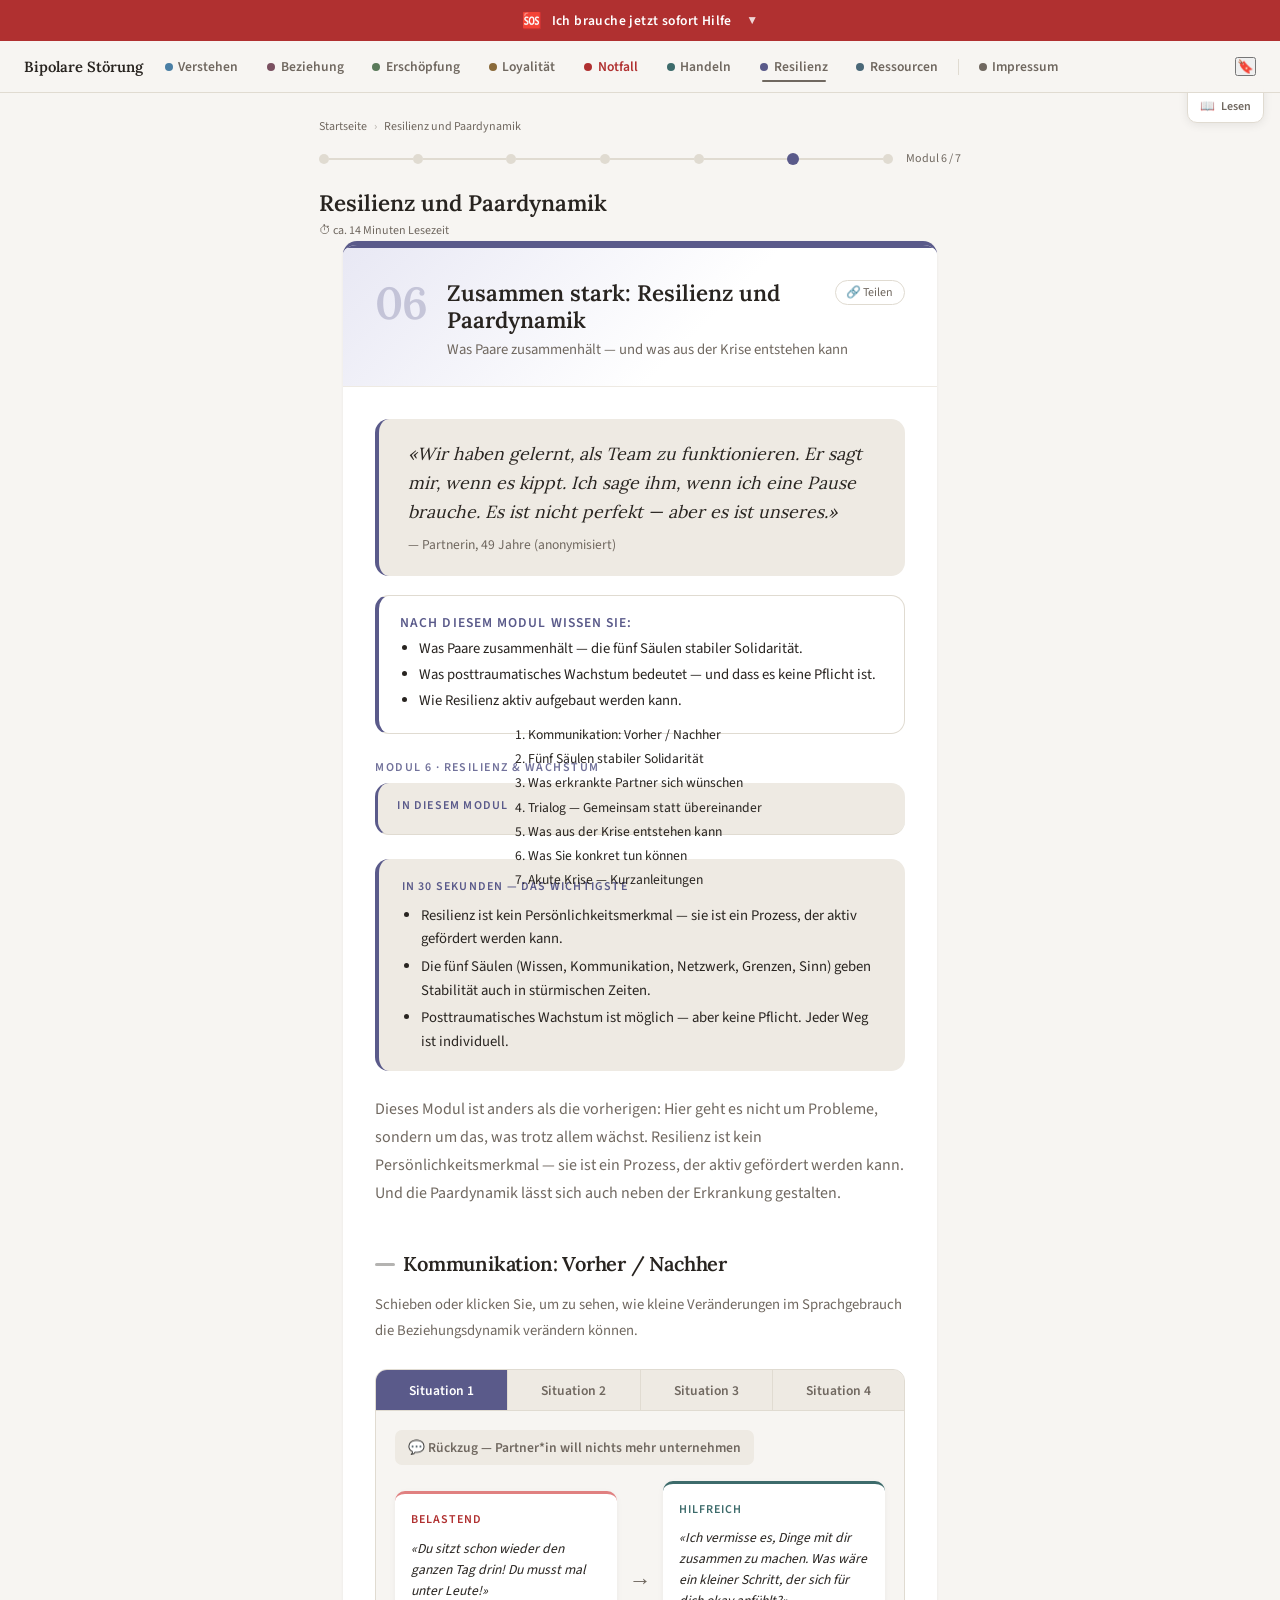
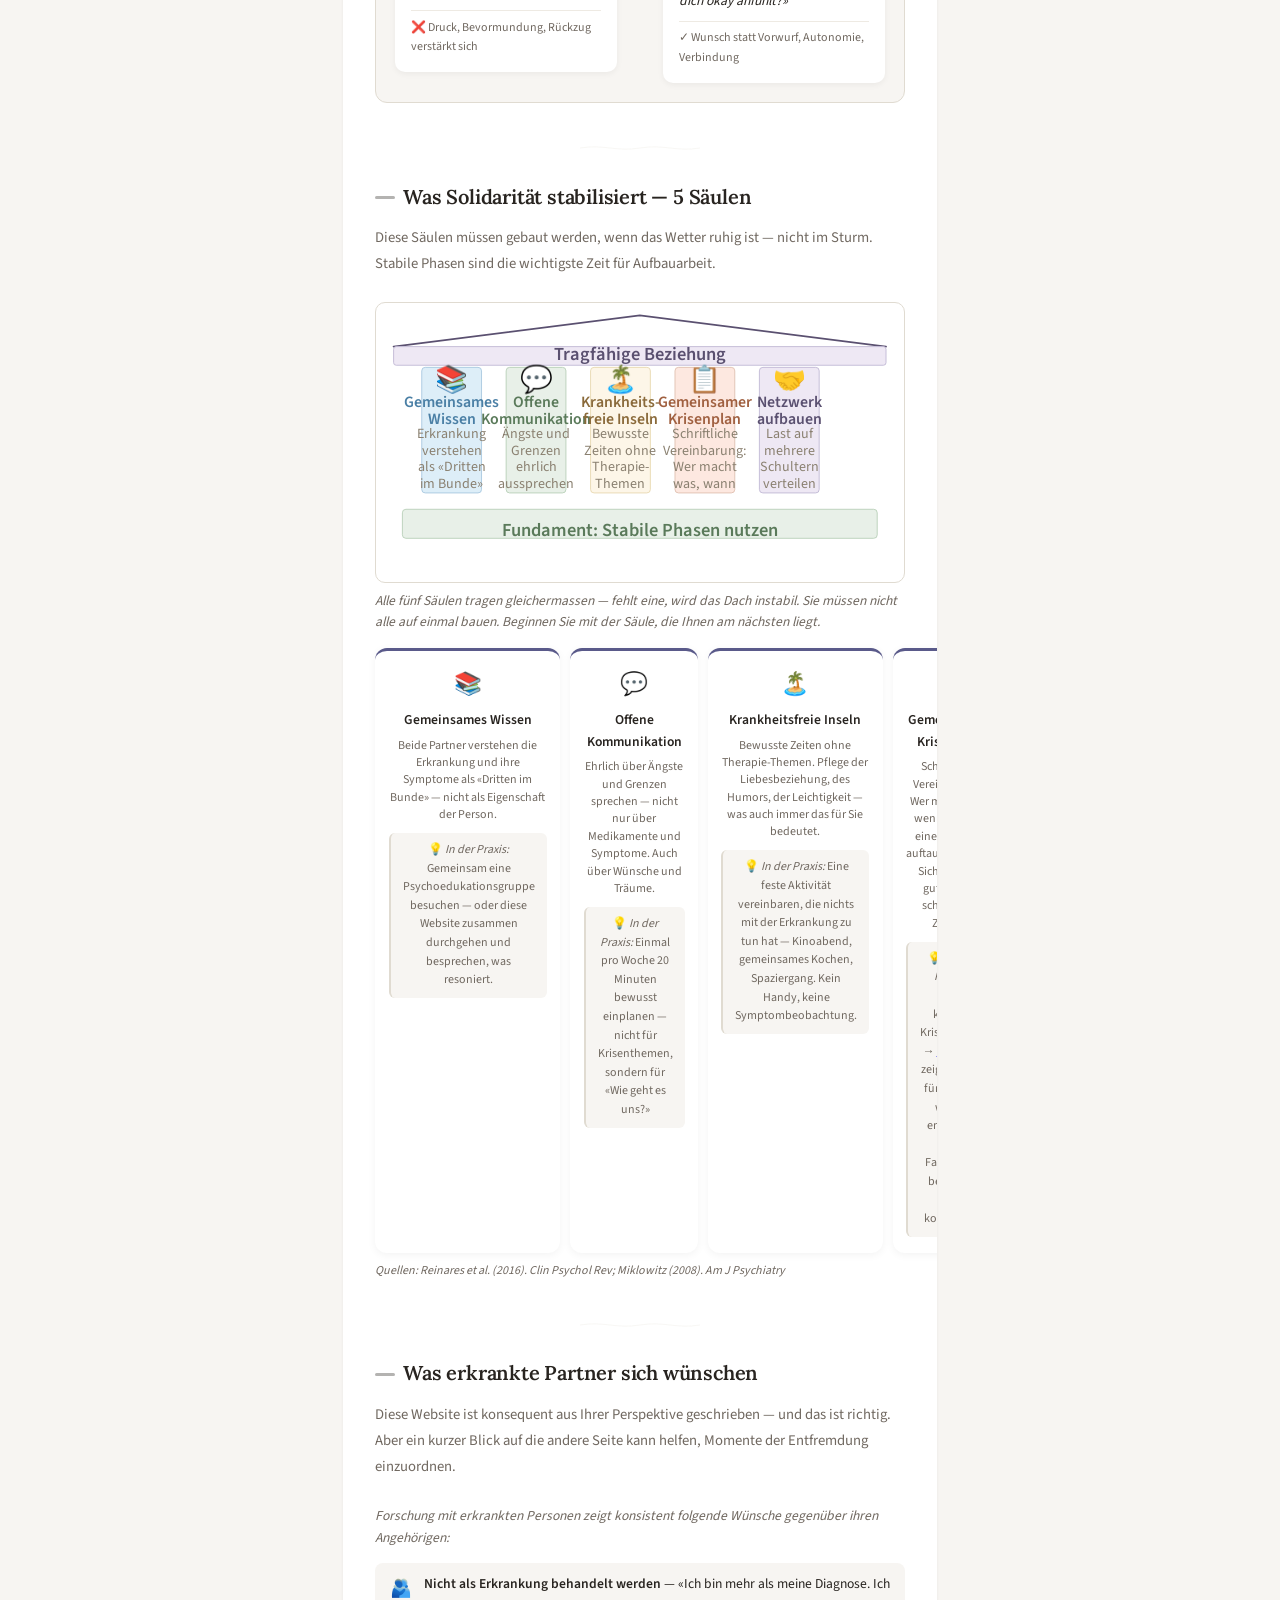
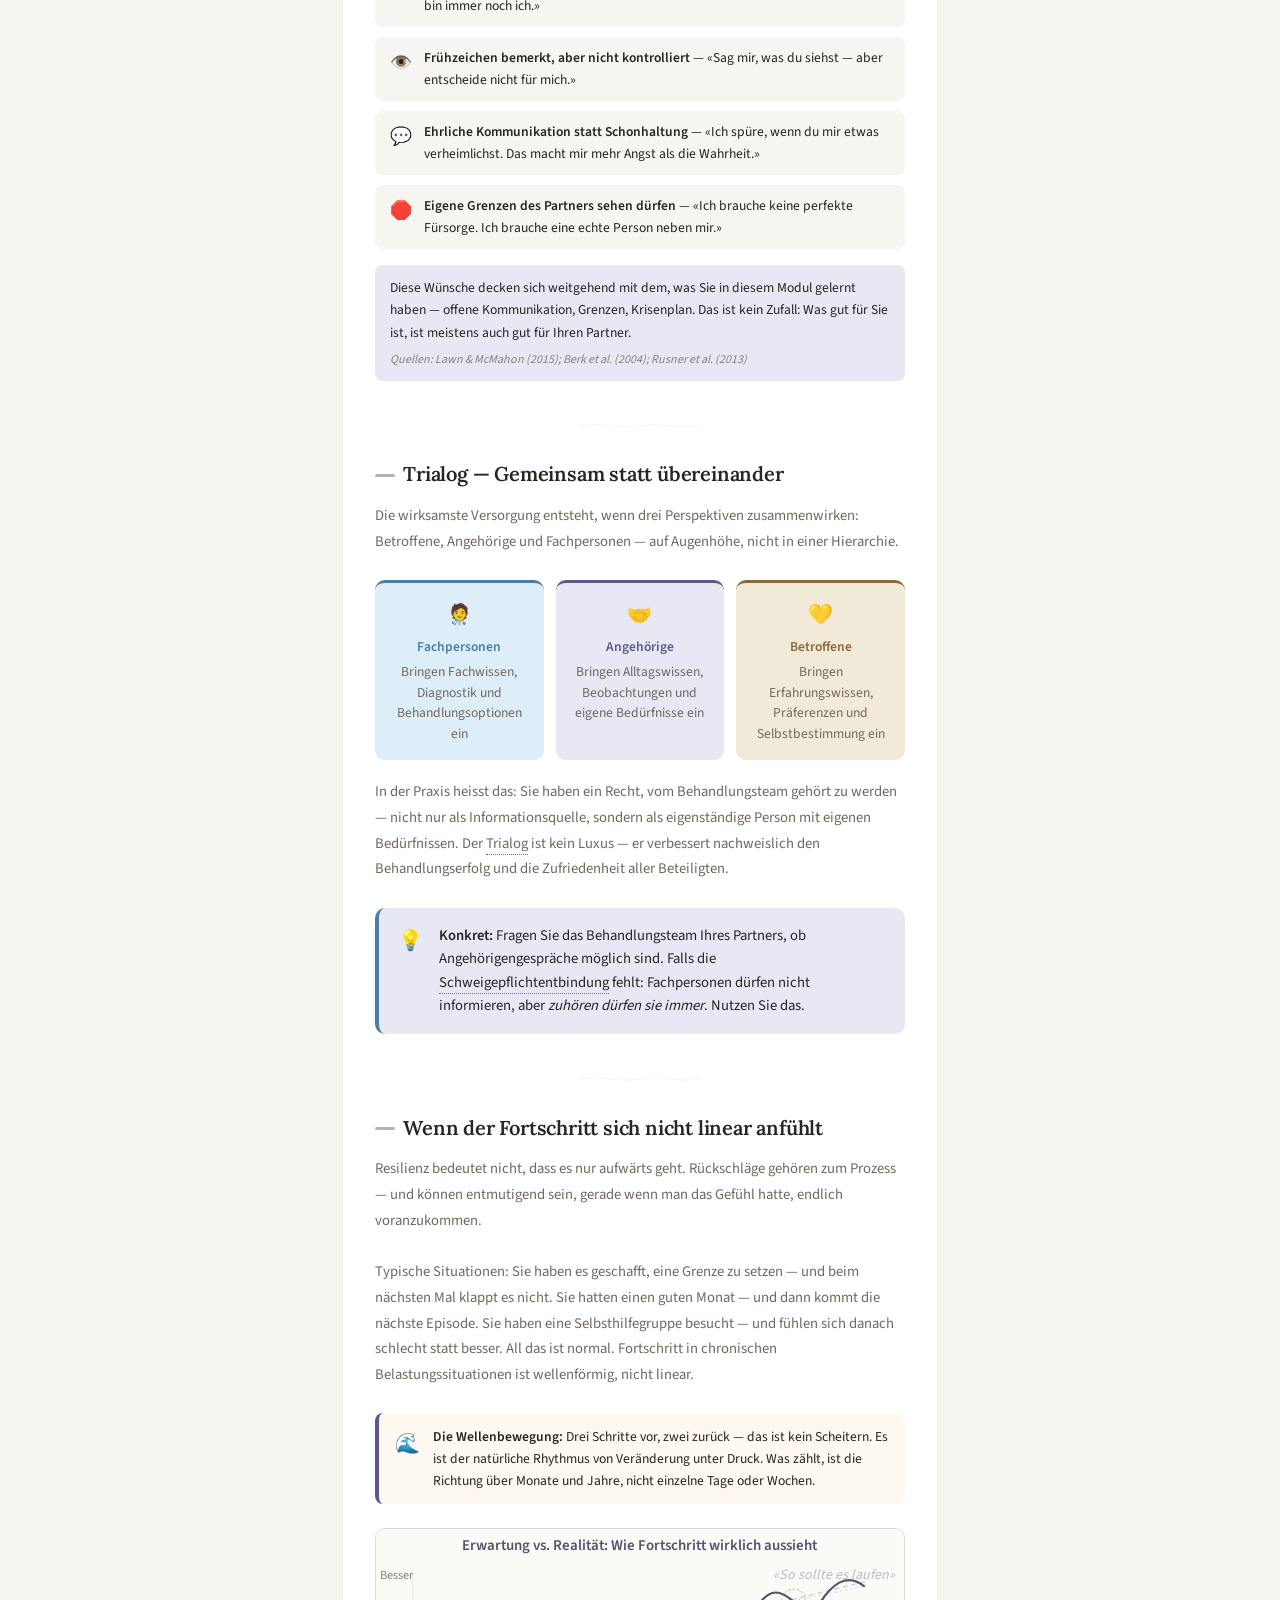
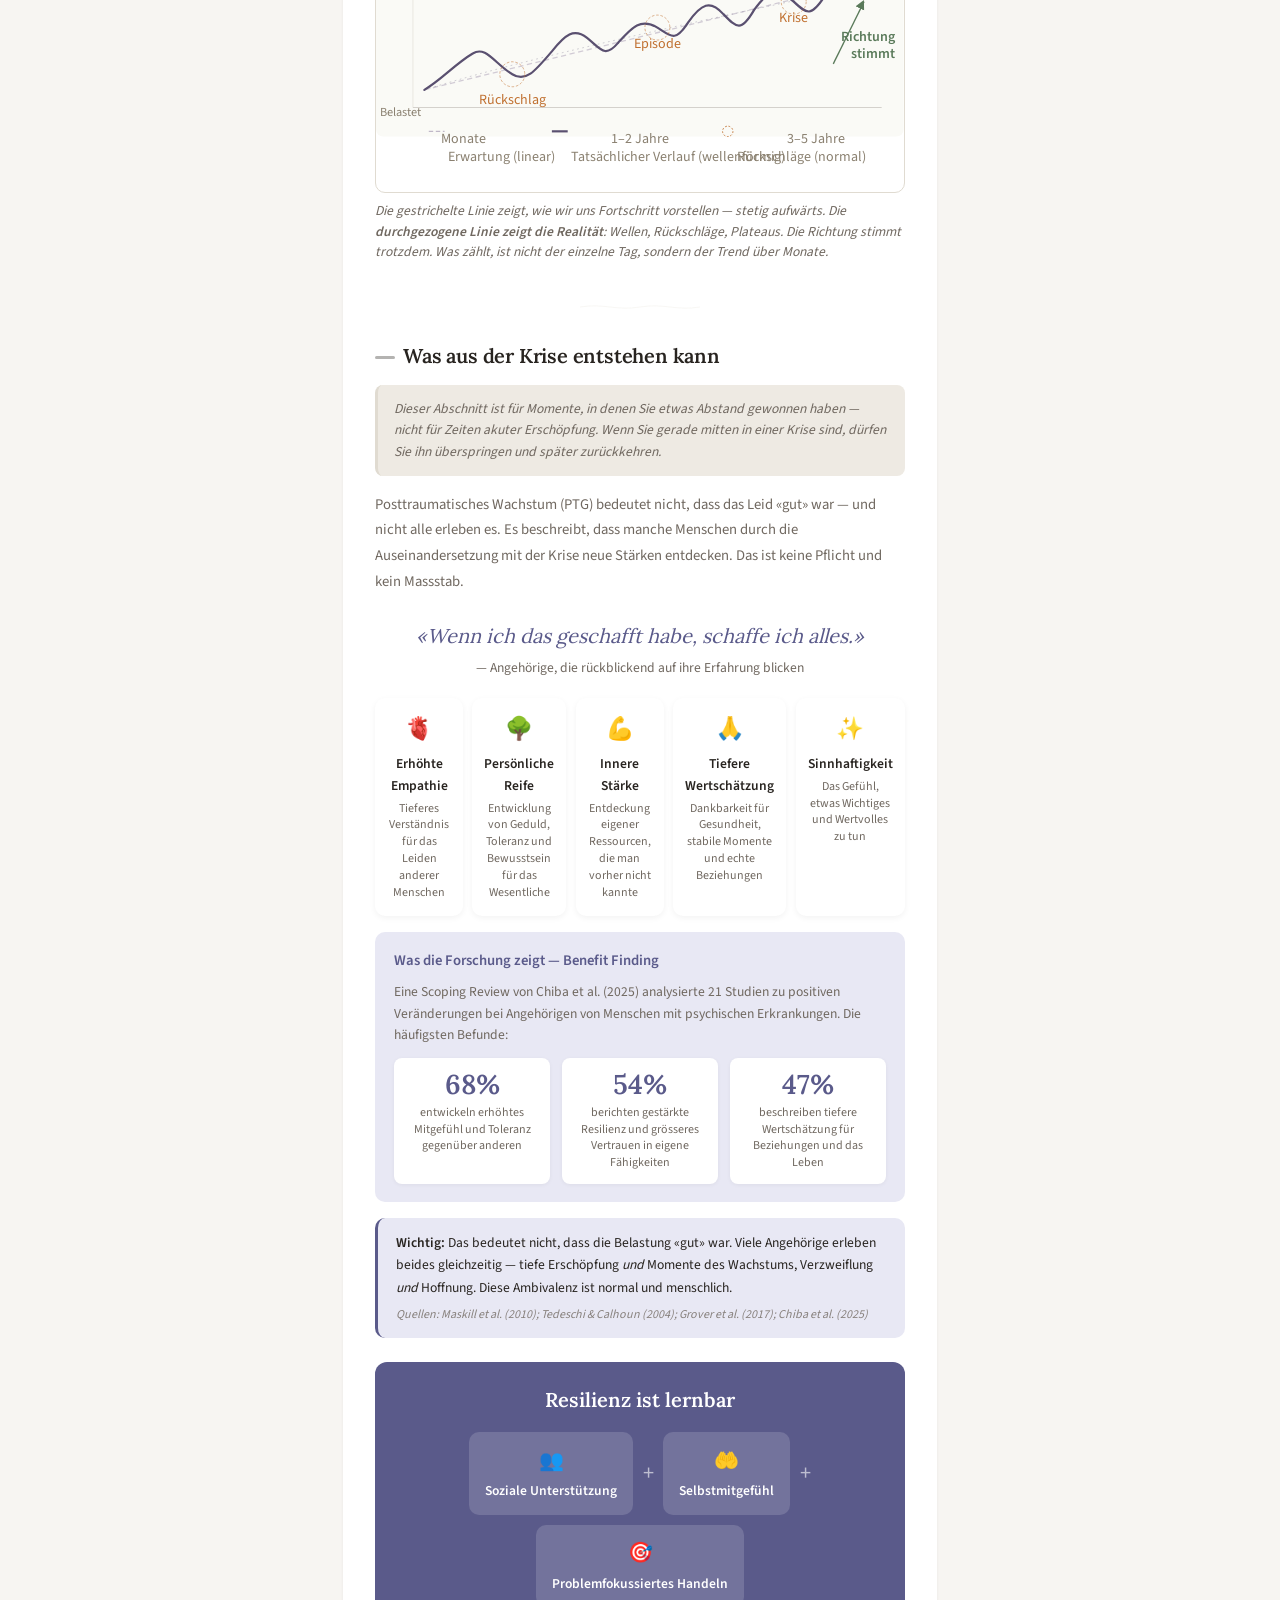
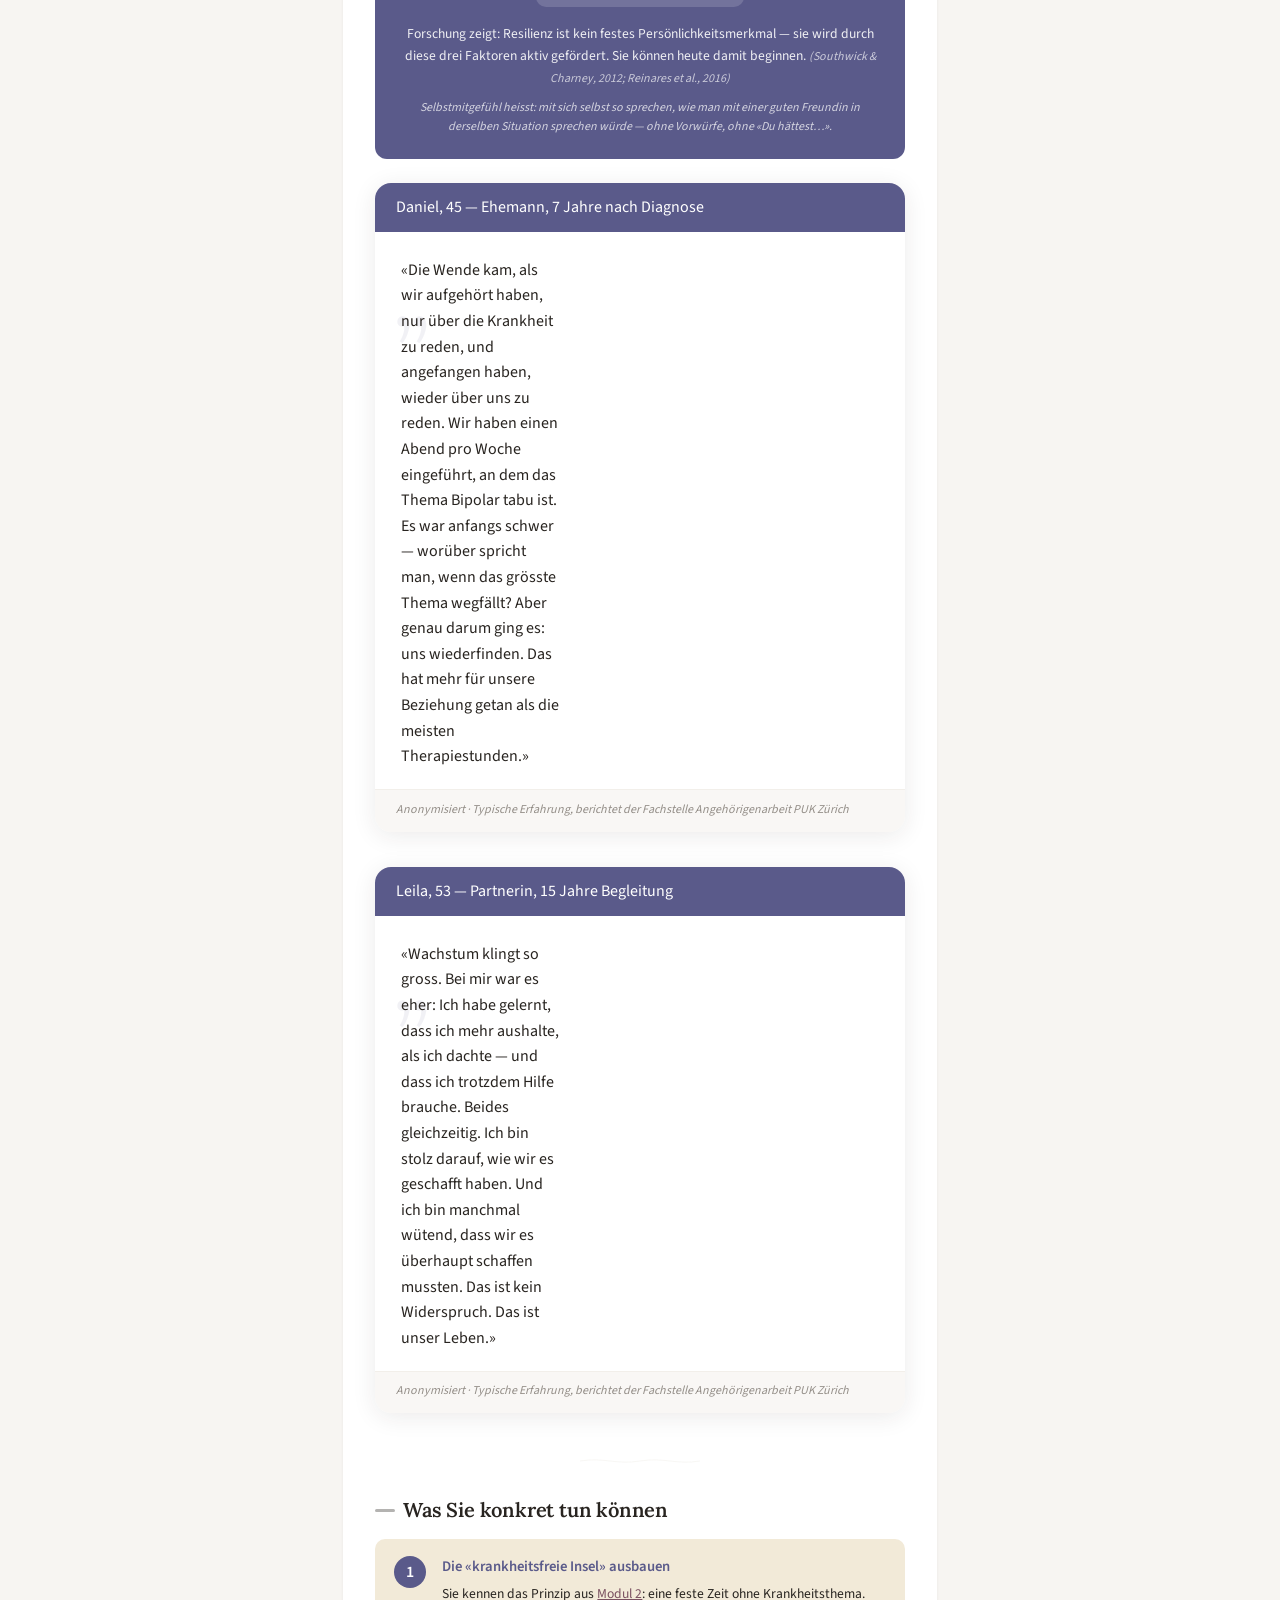
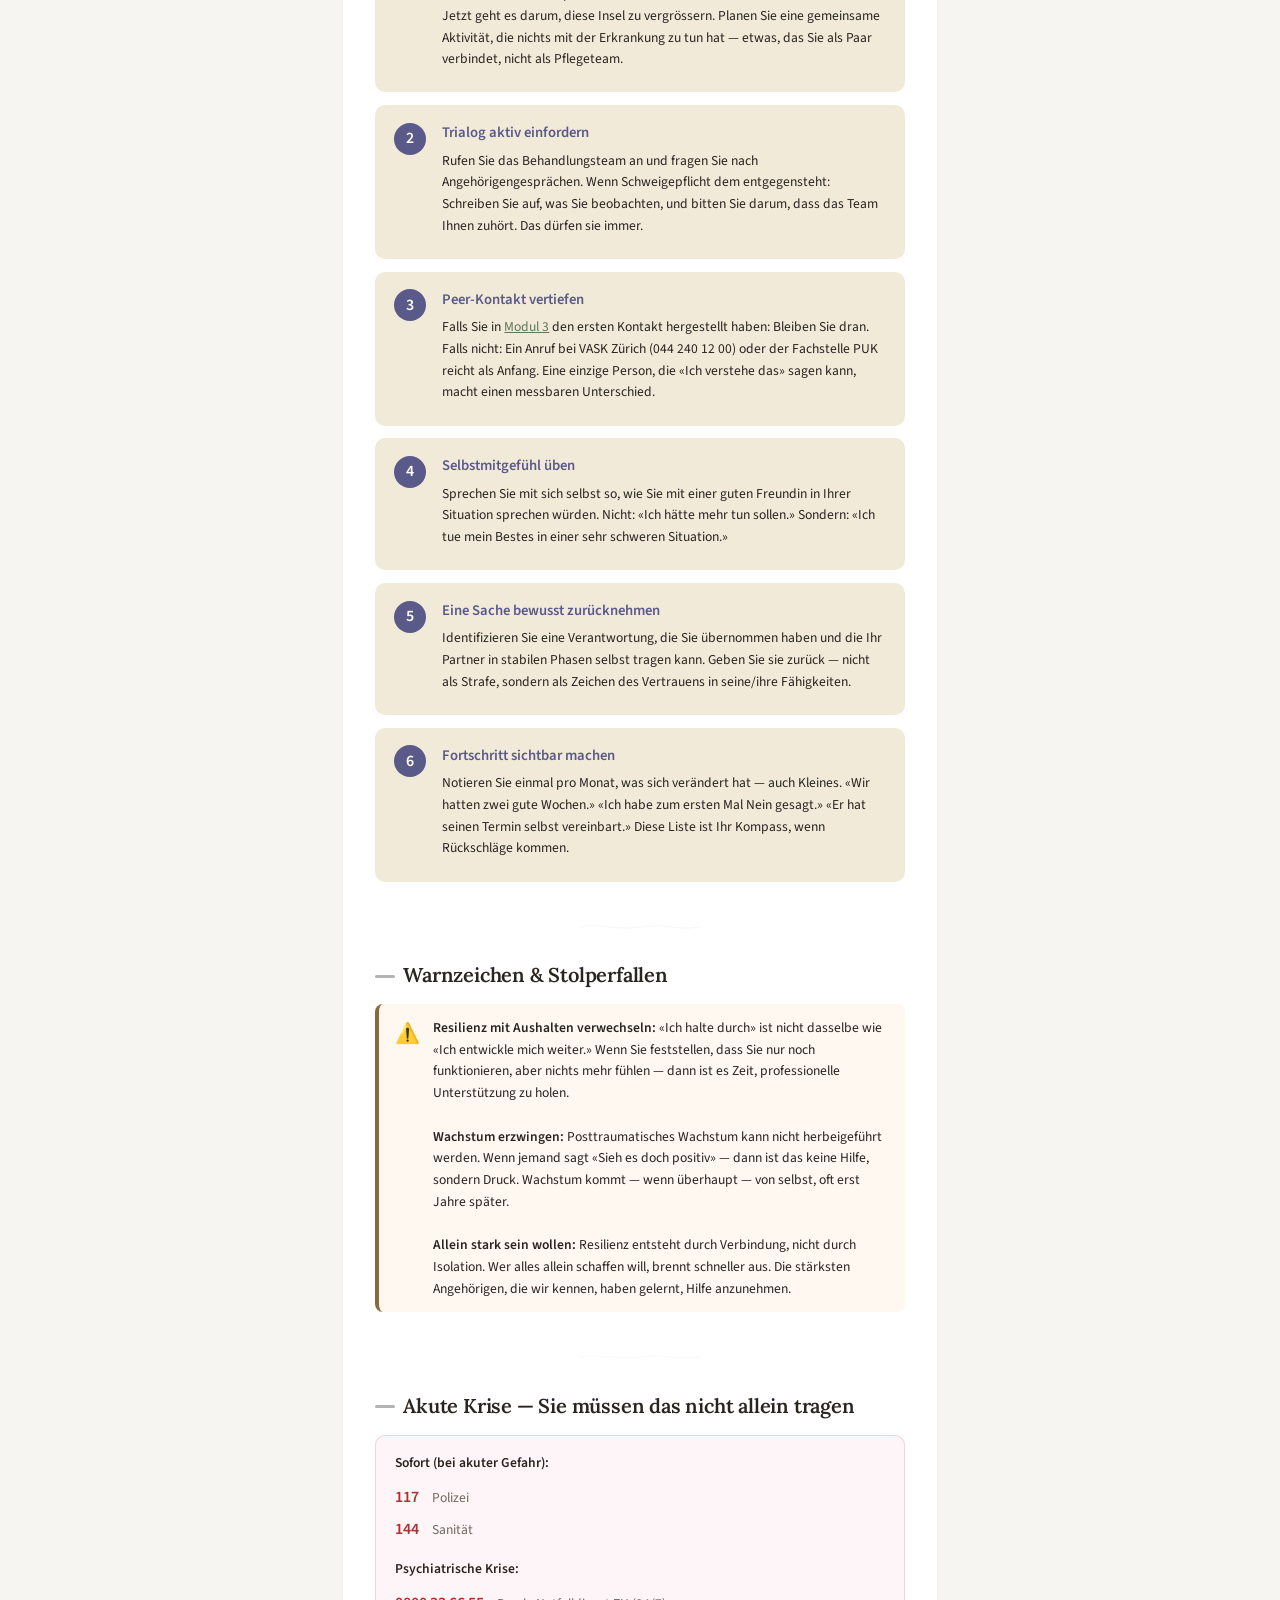
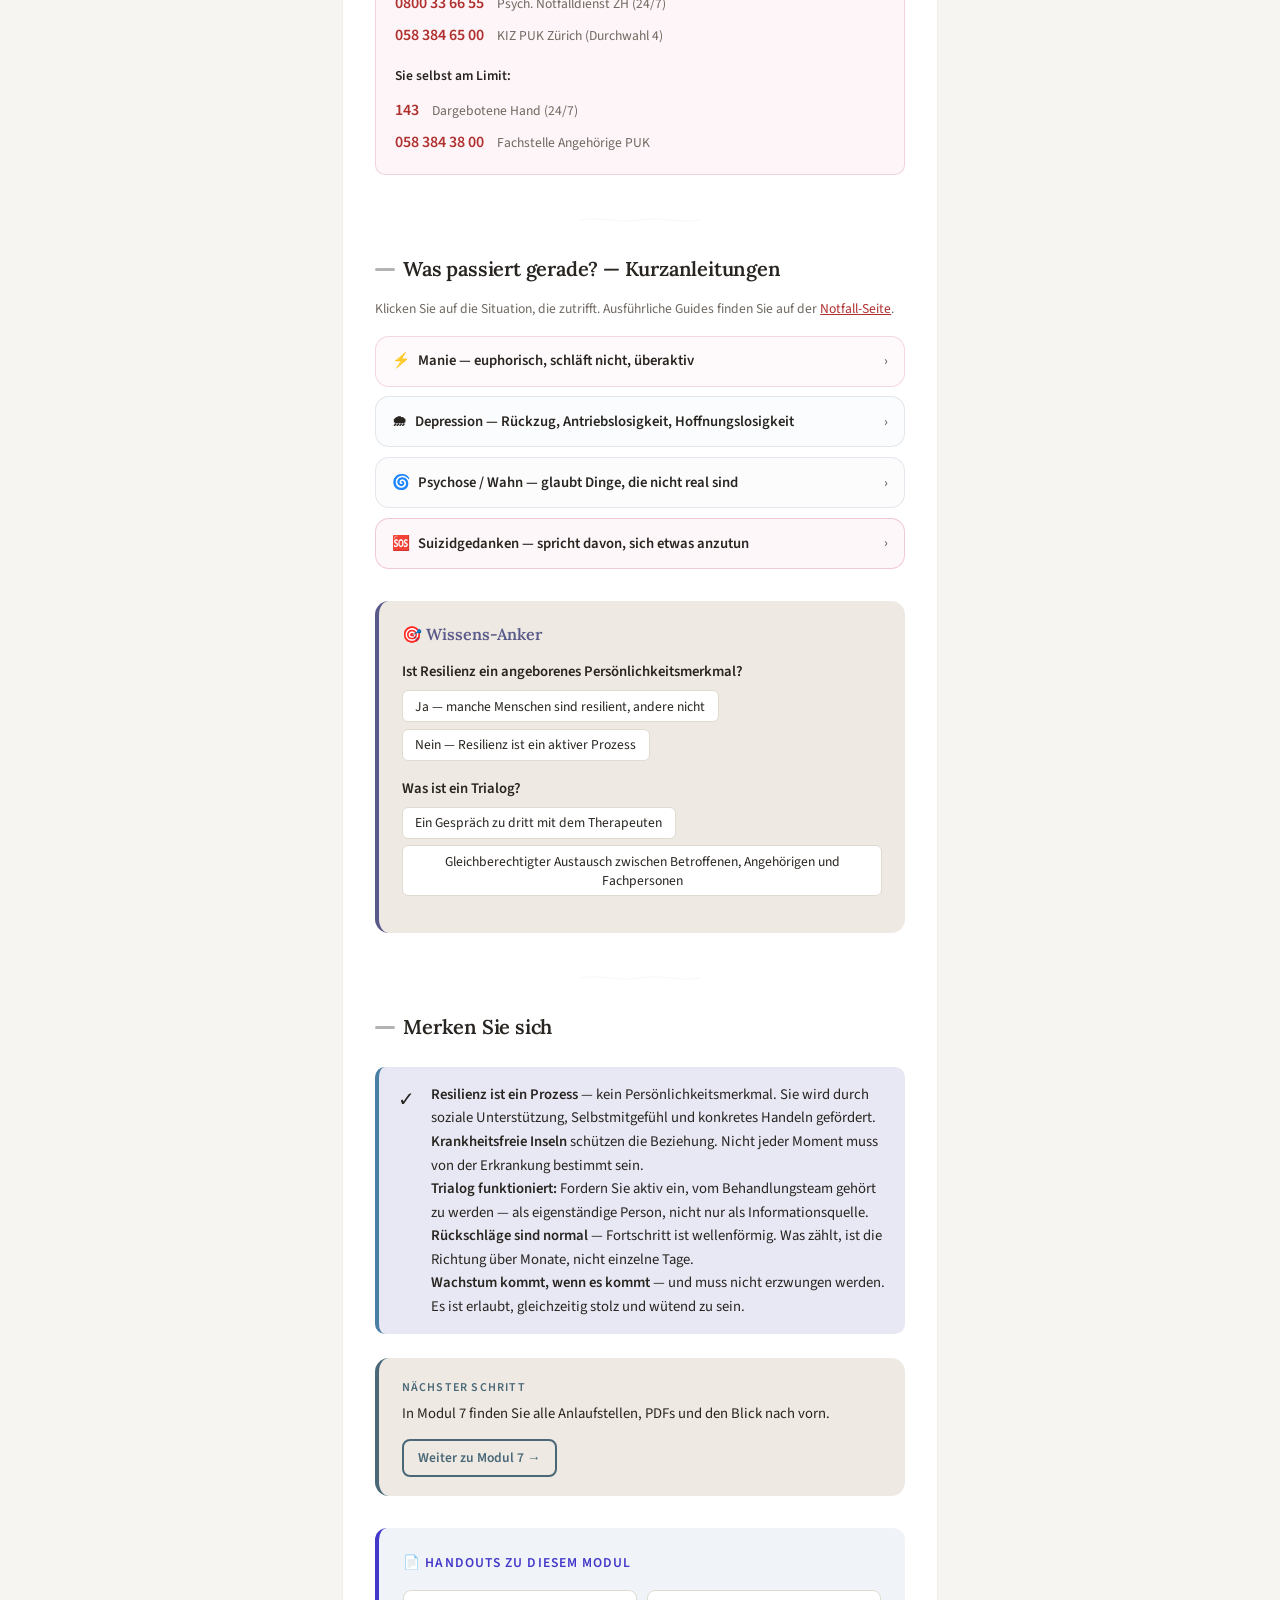
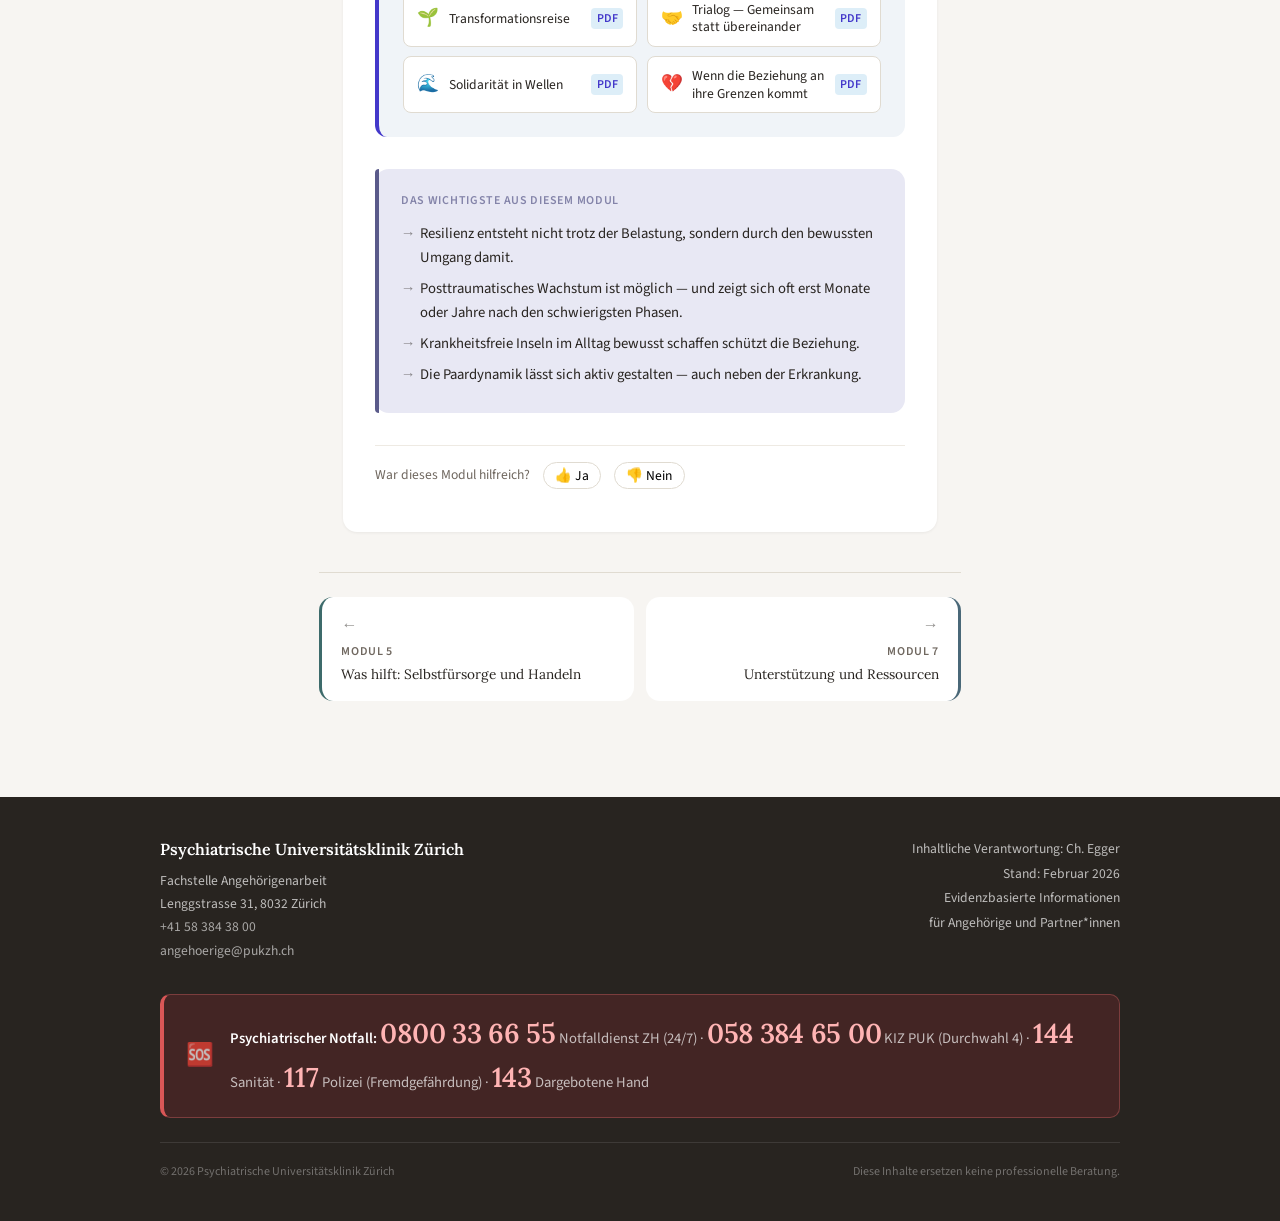
<file: modul/6/index.html>
<!DOCTYPE html>
<html lang="de">
<head>
<meta charset="UTF-8">
<meta name="viewport" content="width=device-width, initial-scale=1.0">
<title>Modul 6: Zusammen stark: Resilienz und Paardynamik | PUK Zürich</title>
<meta name="description" content="Paardynamik gestalten, Resilienz aufbauen, posttraumatisches Wachstum — was trotz allem möglich ist.">
<meta name="robots" content="index, follow">
<link rel="canonical" href="https://bipolar-angehoerige01.netlify.app/modul/6/">
<meta property="og:type" content="website">
<meta property="og:title" content="Modul 6: Zusammen stark: Resilienz und Paardynamik">
<meta property="og:description" content="Paardynamik gestalten, Resilienz aufbauen, posttraumatisches Wachstum — was trotz allem möglich ist.">
<meta property="og:url" content="https://bipolar-angehoerige01.netlify.app/modul/6/">
<meta property="og:locale" content="de_CH">
<meta property="og:site_name" content="Bipolare Störung – Psychoedukation für Angehörige">
<meta name="twitter:title" content="Modul 6: Zusammen stark: Resilienz und Paardynamik">
<meta name="twitter:description" content="Paardynamik gestalten, Resilienz aufbauen, posttraumatisches Wachstum — was trotz allem möglich ist.">
<link rel="icon" href="data:image/svg+xml,<svg xmlns='http://www.w3.org/2000/svg' viewBox='0 0 100 100'><text y='.9em' font-size='90'>🤝</text></svg>">
<style>
@font-face{font-family:'Lora';font-style:normal;font-weight:400;font-display:swap;src:url('/fonts/lora-v37-latin-regular.woff2') format('woff2');}
@font-face{font-family:'Lora';font-style:normal;font-weight:600;font-display:swap;src:url('/fonts/lora-v37-latin-600.woff2') format('woff2');}
@font-face{font-family:'Source Sans 3';font-style:normal;font-weight:400;font-display:swap;src:url('/fonts/source-sans-3-v19-latin-regular.woff2') format('woff2');}
@font-face{font-family:'Source Sans 3';font-style:normal;font-weight:600;font-display:swap;src:url('/fonts/source-sans-3-v19-latin-600.woff2') format('woff2');}
</style>
<link rel="preload" href="/fonts/source-sans-3-v19-latin-regular.woff2" as="font" type="font/woff2" crossorigin>
<link rel="preload" href="/fonts/lora-v37-latin-regular.woff2" as="font" type="font/woff2" crossorigin>
<link rel="stylesheet" href="/shared.css">
<meta property="og:image" content="https://bipolar-angehoerige01.netlify.app/images/og-m6.png">
<meta property="og:image:width" content="1200">
<meta property="og:image:height" content="630">
<meta name="twitter:card" content="summary_large_image">
<meta name="twitter:image" content="https://bipolar-angehoerige01.netlify.app/images/og-m6.png">
<script type="application/ld+json">
{
  "@context": "https://schema.org",
  "@type": "Article",
  "headline": "Resilienz und Paardynamik",
  "description": "Was Paare zusammenhält — fünf Säulen stabiler Solidarität und posttraumatisches Wachstum.",
  "url": "https://bipolar-angehoerige01.netlify.app/modul/6/",
  "inLanguage": "de-CH",
  "isPartOf": {
    "@type": "MedicalWebPage",
    "name": "Bipolare Störung — Psychoedukation für Angehörige",
    "url": "https://bipolar-angehoerige01.netlify.app/"
  },
  "publisher": {
    "@type": "Hospital",
    "name": "Psychiatrische Universitätsklinik Zürich (PUK)"
  }
}
</script>
<link rel="manifest" href="/manifest.json">
</head>
<body>
<a class="skip-link" href="#module-content">Direkt zum Inhalt</a>
<div id="progress-bar"></div>
<button aria-controls="notfall-banner" aria-expanded="false" id="notfall-trigger" onclick="toggleNotfall(this)" title="Notfall-Informationen ein-/ausblenden">
<span class="nt-icon">🆘</span>
  Ich brauche jetzt sofort Hilfe
  <span class="nt-chevron">▼</span>
</button>
<div aria-label="Notfall-Informationen" id="notfall-banner" role="region">
<div class="notfall-content">
<!-- Situation 1: Fremdgefährdung -->
<div class="notfall-situation">
<div class="notfall-sit-label">🚨 Akute Gefahr — Ihr Partner gefährdet sich oder andere</div>
<div class="notfall-nums">
<div class="notfall-num-card notfall-priority">
<span class="notfall-num-label">Polizei</span>
<a href="tel:117">117</a>
<span class="notfall-num-sub">Bei Fremdgefährdung oder wenn Sie sich selbst nicht mehr sicher fühlen</span>
</div>
<div class="notfall-num-card notfall-priority">
<span class="notfall-num-label">Sanität / Notfall</span>
<a href="tel:144">144</a>
<span class="notfall-num-sub">Bei akuter Suizidgefahr oder medizinischem Notfall — koordiniert alle weiteren Schritte</span>
</div>
</div>
</div>
<!-- Situation 2: Psychiatrische Krise -->
<div class="notfall-situation">
<div class="notfall-sit-label">⚠️ Psychiatrische Krise — Suizidgedanken oder schwere Episode</div>
<div class="notfall-nums">
<div class="notfall-num-card">
<span class="notfall-num-label">Psychiatrischer Notfalldienst ZH</span>
<a href="tel:0800336655">0800 33 66 55</a>
<span class="notfall-num-sub">24/7 · kostenlos · Kanton Zürich<br/>Vermittelt Notfallpsychiater*in nach Hause oder in die Klinik</span>
</div>
<div class="notfall-num-card">
<span class="notfall-num-label">KIZ — PUK Zürich</span>
<a href="tel:+41583846500">058 384 65 00</a>
<span class="notfall-num-sub">24/7 · Durchwahl 4 · Militärstrasse 8<br/>Krisenintervention: telefonisch, ambulant oder stationär (bis 7 Tage)</span>
</div>
<div class="notfall-num-card">
<span class="notfall-num-label">KIZ — IPW Winterthur</span>
<a href="tel:0522643700">052 264 37 00</a>
<span class="notfall-num-sub">24/7 · Region Winterthur-Unterland<br/>Krisenintervention ambulant und stationär</span>
</div>
</div>
</div>
<!-- Situation 3: Sie selbst brauchen Unterstützung -->
<div class="notfall-situation">
<div class="notfall-sit-label">💬 Sie selbst sind am Limit — Gespräch und Orientierung</div>
<div class="notfall-nums">
<div class="notfall-num-card">
<span class="notfall-num-label">Dargebotene Hand</span>
<a href="tel:143">143</a>
<span class="notfall-num-sub">24/7 · anonym · kostenlos<br/>Zuhören, Entlasten, Weiterverweisen — auch für Angehörige</span>
</div>
<div class="notfall-num-card">
<span class="notfall-num-label">Fachstelle Angehörige PUK</span>
<a href="tel:+41583843800">058 384 38 00</a>
<span class="notfall-num-sub">Mo–Fr · kostenlos · vertraulich<br/>Spezialisierte Beratung für Angehörige</span>
</div>
<div class="notfall-num-card">
<span class="notfall-num-label">Pro Mente Sana</span>
<a href="tel:0848800858">0848 800 858</a>
<span class="notfall-num-sub">Mo/Di/Do 9–12 Uhr, Do 14–17 Uhr, Di/Mi 16:30–19:30 Uhr<br/>Psychosoziale und rechtliche Beratung für Angehörige</span>
</div>
</div>
</div>
<div class="notfall-hinweis">
<strong>Hinweis für Angehörige:</strong> Bei konkreten Suizidgedanken Ihres Partners ist die Dargebotene Hand 143 ein erster Schritt — aber nicht das einzige Mittel. Der psychiatrische Notfalldienst (0800 33 66 55) oder das KIZ können psychiatrische Fachpersonen direkt einbeziehen und eine Einschätzung vor Ort ermöglichen.
    </div>
<button class="notfall-close" aria-label="Notfall-Banner schliessen" onclick="toggleNotfall(document.getElementById('notfall-trigger'))">Schliessen</button>
</div>
</div>
<nav>
<div class="nav-logo">
<a href="/" class="link-plain">
<span class="nav-logo-text">Bipolare Störung</span>
</a>
</div>
<div class="nav-links" id="nav-links">
<a class="nav-btn" href="/modul/1/">
<span class="nb-dot d1"></span>
      Verstehen
    </a>
<a class="nav-btn" href="/modul/2/">
<span class="nb-dot d2"></span>
      Beziehung
    </a>
<a class="nav-btn" href="/modul/3/">
<span class="nb-dot d3"></span>
      Erschöpfung
    </a>
<a class="nav-btn" href="/modul/4/">
<span class="nb-dot d4"></span>
      Loyalität
    </a>
<a class="nav-btn text-danger" href="/notfall/">
<span class="nb-dot d-danger"></span>
      Notfall
    </a>
<a class="nav-btn" href="/modul/5/">
<span class="nb-dot d5"></span>
      Handeln
    </a>
<a class="nav-btn fw-bold" href="/modul/6/" aria-current="page">
<span class="nb-dot d6"></span>
      Resilienz
    </a>
<a class="nav-btn" href="/modul/7/">
<span class="nb-dot d7"></span>
      Ressourcen
    </a>
<div class="nav-divider"></div>
<a class="nav-btn" href="/impressum/">
<span class="nb-dot d-muted"></span>
      Impressum
    </a>
</div>
<div class="nav-controls">
<button class="nav-bookmark" id="nav-bookmark" onclick="toggleBookmarks()" title="Lesezeichen">🔖</button>
<div class="bookmark-panel" id="bookmark-panel">
<div class="bp-title">🔖 Lesezeichen</div>
<div id="bookmark-list">Noch keine Lesezeichen gesetzt.</div>
</div>
</div>
<button class="hamburger" id="hamburger" onclick="toggleNav()" aria-label="Menü öffnen" title="Menü">
<span></span><span></span><span></span>
</button>
</nav>
<div id="view-controls">
<button id="font-toggle" onclick="toggleFont()" title="Schriftgrösse">A <span id="font-state">A+</span></button>
<button id="readmode-toggle" onclick="toggleReadmode()" title="Lesemodus">📖 <span id="rm-state">Lesen</span></button>
</div>
<button aria-label="Weiterlesen ab letzter Position" id="continue-reading"></button>
<button aria-label="Nach oben scrollen" id="back-to-top" onclick="scrollToTop()" title="Nach oben">↑</button>
<main>
<div class="module-top" style="--module-color:var(--m6)">
<div class="breadcrumb"><a href="/">Startseite</a> <span class="bc-sep">›</span> <span>Resilienz und Paardynamik</span></div>
<div class="page-dots">
<div class="pd-track">
<a href="/modul/1/" class="pd-dot"  title="Modul 1"></a>
<span class="pd-line"></span>
<a href="/modul/2/" class="pd-dot"  title="Modul 2"></a>
<span class="pd-line"></span>
<a href="/modul/3/" class="pd-dot"  title="Modul 3"></a>
<span class="pd-line"></span>
<a href="/modul/4/" class="pd-dot"  title="Modul 4"></a>
<span class="pd-line"></span>
<a href="/modul/5/" class="pd-dot"  title="Modul 5"></a>
<span class="pd-line"></span>
<a href="/modul/6/" class="pd-dot pd-current bg-m6" title="Modul 6"></a>
<span class="pd-line"></span>
<a href="/modul/7/" class="pd-dot"  title="Modul 7"></a>
</div>
<span class="pd-label">Modul 6 / 7</span>
</div>
<h1 class="module-top-title">Resilienz und Paardynamik</h1>
<p class="module-readtime">⏱ ca. 14 Minuten Lesezeit</p>
</div>
<div class="subpage-content" id="module-content">
<section class="module" id="m6">
<div class="module-card c6">
<div class="module-header">
<div class="module-number c6">06</div>
<div class="module-header-text">
<div class="module-h2-wrap"><h2>Zusammen stark: Resilienz und Paardynamik</h2><button class="share-btn" onclick="shareSection('m6',this)" title="Link zu diesem Modul kopieren">🔗 Teilen</button></div>
<div class="module-subtitle">Was Paare zusammenhält — und was aus der Krise entstehen kann</div>
</div>
</div>
<div class="module-body">
<div class="vignette" style="--module-color:var(--m6)">
<p class="vignette-text">«Wir haben gelernt, als Team zu funktionieren. Er sagt mir, wenn es kippt. Ich sage ihm, wenn ich eine Pause brauche. Es ist nicht perfekt — aber es ist unseres.»</p>
<p class="vignette-source">— Partnerin, 49 Jahre (anonymisiert)</p>
</div>

<div class="lernziele" style="--module-color:var(--m6)">
<p class="lernziele-label">Nach diesem Modul wissen Sie:</p>
<ul>
<li>Was Paare zusammenhält — die fünf Säulen stabiler Solidarität.</li>
<li>Was posttraumatisches Wachstum bedeutet — und dass es keine Pflicht ist.</li>
<li>Wie Resilienz aktiv aufgebaut werden kann.</li>
</ul>
</div>

<span class="eyebrow" style="--module-color:var(--m6)">Modul 6 · Resilienz & Wachstum</span>
<nav class="module-toc" aria-label="Inhalt dieses Moduls" style="--module-color:var(--m6)">
<p class="module-toc-title">In diesem Modul</p>
<ol>
<li>Kommunikation: Vorher / Nachher</li>
<li>Fünf Säulen stabiler Solidarität</li>
<li>Was erkrankte Partner sich wünschen</li>
<li>Trialog — Gemeinsam statt übereinander</li>
<li>Was aus der Krise entstehen kann</li>
<li>Was Sie konkret tun können</li>
<li>Akute Krise — Kurzanleitungen</li>
</ol>
</nav>
<div class="kurzfassung" style="--module-color:var(--m6)">
<p class="kurzfassung-label">In 30 Sekunden — das Wichtigste</p>
<ul>
<li>Resilienz ist kein Persönlichkeitsmerkmal — sie ist ein Prozess, der aktiv gefördert werden kann.</li>
<li>Die fünf Säulen (Wissen, Kommunikation, Netzwerk, Grenzen, Sinn) geben Stabilität auch in stürmischen Zeiten.</li>
<li>Posttraumatisches Wachstum ist möglich — aber keine Pflicht. Jeder Weg ist individuell.</li>
</ul>
</div>
<p class="m-intro">Dieses Modul ist anders als die vorherigen: Hier geht es nicht um Probleme, sondern um das, was trotz allem wächst. Resilienz ist kein Persönlichkeitsmerkmal — sie ist ein Prozess, der aktiv gefördert werden kann. Und die Paardynamik lässt sich auch neben der Erkrankung gestalten.</p>
<!-- ── Interaktiv: Kommunikation Vorher/Nachher ── -->
<div class="section-title-sm">Kommunikation: Vorher / Nachher</div>
<p class="m-subtext">Schieben oder klicken Sie, um zu sehen, wie kleine Veränderungen im Sprachgebrauch die Beziehungsdynamik verändern können.</p>
<div class="slider-examples">
<div class="swipe-hint">← Wischen zum Blättern →</div>
<div class="slider-tabs">
<button class="slider-tab active" onclick="showSlide(0)" aria-label="Situation 1 anzeigen">Situation 1</button>
<button class="slider-tab" onclick="showSlide(1)" aria-label="Situation 2 anzeigen">Situation 2</button>
<button class="slider-tab" onclick="showSlide(2)" aria-label="Situation 3 anzeigen">Situation 3</button>
<button class="slider-tab" onclick="showSlide(3)" aria-label="Situation 4 anzeigen">Situation 4</button>
</div>
<div class="slide-wrap" id="slide-0">
<div class="slide-context">💬 Rückzug — Partner*in will nichts mehr unternehmen</div>
<div class="slide-comparison">
<div class="slide-before">
<div class="slide-label before-label">Belastend</div>
<div class="slide-text">«Du sitzt schon wieder den ganzen Tag drin! Du musst mal unter Leute!»</div>
<div class="slide-effect">❌ Druck, Bevormundung, Rückzug verstärkt sich</div>
</div>
<div class="slide-arrow">→</div>
<div class="slide-after">
<div class="slide-label after-label">Hilfreich</div>
<div class="slide-text">«Ich vermisse es, Dinge mit dir zusammen zu machen. Was wäre ein kleiner Schritt, der sich für dich okay anfühlt?»</div>
<div class="slide-effect">✓ Wunsch statt Vorwurf, Autonomie, Verbindung</div>
</div>
</div>
</div>
<div class="slide-wrap hidden" id="slide-1">
<div class="slide-context">💊 Medikamente wurden wieder abgesetzt</div>
<div class="slide-comparison">
<div class="slide-before">
<div class="slide-label before-label">Belastend</div>
<div class="slide-text">«Du nimmst deine Medikamente nie! Wir spielen das Spiel doch nicht wieder durch.»</div>
<div class="slide-effect">❌ Vorwurf, Machtkampf, Rückzug</div>
</div>
<div class="slide-arrow">→</div>
<div class="slide-after">
<div class="slide-label after-label">Hilfreich</div>
<div class="slide-text">«Ich merke, dass dich die Medikamente belasten. Können wir gemeinsam mit dem Behandlungsteam darüber sprechen?»</div>
<div class="slide-effect">✓ Verständnis, gemeinsames Handeln, kein Machtkampf</div>
</div>
</div>
</div>
<div class="slide-wrap hidden" id="slide-2">
<div class="slide-context">🤝 Stabile Phase — über die Beziehung reden</div>
<div class="slide-comparison">
<div class="slide-before">
<div class="slide-label before-label">Belastend</div>
<div class="slide-text">«Wir müssen jetzt alles aufarbeiten, was in der letzten Episode passiert ist!»</div>
<div class="slide-effect">❌ Überforderung, Schuld, defensive Reaktion</div>
</div>
<div class="slide-arrow">→</div>
<div class="slide-after">
<div class="slide-label after-label">Hilfreich</div>
<div class="slide-text">«Ich möchte gern irgendwann mit dir über die letzte Zeit reden — nicht um Schuld zu geben, sondern um zu verstehen, wie wir es beim nächsten Mal gemeinsam besser angehen.»</div>
<div class="slide-effect">✓ Timing respektieren, Zukunftsorientierung, Partnerschaft</div>
</div>
</div>
</div>
<div class="slide-wrap hidden" id="slide-3">
<div class="slide-context">🌊 Nach einer schweren Episode</div>
<div class="slide-comparison">
<div class="slide-before">
<div class="slide-label before-label">Belastend</div>
<div class="slide-text">«Ich kann nicht mehr. Jedes Mal dasselbe — wann hört das endlich auf?»</div>
<div class="slide-effect">❌ Hoffnungslosigkeit, Schuld, Distanz</div>
</div>
<div class="slide-arrow">→</div>
<div class="slide-after">
<div class="slide-label after-label">Hilfreich</div>
<div class="slide-text">«Diese Episode war sehr schwer für mich. Ich brauche ein paar Tage für mich — danach möchte ich mit dir reden, wie wir es beim nächsten Mal besser angehen.»</div>
<div class="slide-effect">✓ Ehrlichkeit, Selbstfürsorge, Zukunftsorientierung</div>
</div>
</div>
</div>
</div>
<!-- ── 5 Säulen ── -->
<div class="section-wave" aria-hidden="true"><svg viewBox="0 0 200 8" preserveAspectRatio="none"><path d="M0,4 C40,0 60,8 100,4 C140,0 160,8 200,4" fill="none" stroke="currentColor" stroke-width="0.5"/></svg></div>
<div class="section-title-sm">Was Solidarität stabilisiert — 5 Säulen</div>
<p class="m-subtext">Diese Säulen müssen gebaut werden, wenn das Wetter ruhig ist — nicht im Sturm. Stabile Phasen sind die wichtigste Zeit für Aufbauarbeit.</p>
<!-- SVG: 5 Säulen architektonisch -->
<div class="wave-chart-wrap mb-md">
<svg aria-label="Architektonische Darstellung: Fünf Säulen tragen das Dach einer stabilen Beziehung, gegründet auf dem Fundament stabiler Phasen" class="viz-svg" role="img" viewBox="0 0 600 317" xmlns="http://www.w3.org/2000/svg">
<!-- Ground / Fundament -->
<rect fill="#e8f0e8" height="33.0" rx="4" stroke="#b8d0b8" stroke-width="1" width="540" x="30" y="234.6"></rect>
<text fill="#5a7a5a" font-family="Source Sans 3, sans-serif" font-size="21" font-weight="600" text-anchor="middle" x="300" y="265.3">Fundament: Stabile Phasen nutzen</text>
<!-- Roof / Dach -->
<path d="M20 49.6 L300 14.2 L580 49.6" fill="none" stroke="#5a5070" stroke-linecap="round" stroke-width="2"></path>
<rect fill="#eee8f4" height="21.2" rx="3" stroke="#c0b8d4" stroke-width="1" width="560" x="20" y="49.6"></rect>
<text fill="#5a5070" font-family="Source Sans 3, sans-serif" font-size="21" font-weight="600" text-anchor="middle" x="300" y="64.9">Tragfähige Beziehung</text>
<!-- Pillar 1: Gemeinsames Wissen -->
<rect fill="#ddeef8" height="142.8" rx="4" stroke="#a8c8e0" stroke-width="1" width="68" x="52" y="73.2"></rect>
<text font-family="Source Sans 3, sans-serif" font-size="30" text-anchor="middle" x="86" y="96.8">📚</text>
<text fill="#4a7fa5" font-family="Source Sans 3, sans-serif" font-size="18" font-weight="600" text-anchor="middle" x="86" y="118.0">Gemeinsames</text>
<text fill="#4a7fa5" font-family="Source Sans 3, sans-serif" font-size="18" font-weight="600" text-anchor="middle" x="86" y="137.8">Wissen</text>
<text fill="#8a8070" font-family="Source Sans 3, sans-serif" font-size="16" text-anchor="middle" x="86" y="153.4">Erkrankung</text>
<text fill="#8a8070" font-family="Source Sans 3, sans-serif" font-size="16" text-anchor="middle" x="86" y="172.4">verstehen</text>
<text fill="#8a8070" font-family="Source Sans 3, sans-serif" font-size="16" text-anchor="middle" x="86" y="191.4">als «Dritten</text>
<text fill="#8a8070" font-family="Source Sans 3, sans-serif" font-size="16" text-anchor="middle" x="86" y="210.4">im Bunde»</text>
<!-- Pillar 2: Offene Kommunikation -->
<rect fill="#e8f0e8" height="142.8" rx="4" stroke="#b8d0b8" stroke-width="1" width="68" x="148" y="73.2"></rect>
<text font-family="Source Sans 3, sans-serif" font-size="30" text-anchor="middle" x="182" y="96.8">💬</text>
<text fill="#5a7a5a" font-family="Source Sans 3, sans-serif" font-size="18" font-weight="600" text-anchor="middle" x="182" y="118.0">Offene</text>
<text fill="#5a7a5a" font-family="Source Sans 3, sans-serif" font-size="18" font-weight="600" text-anchor="middle" x="182" y="137.8">Kommunikation</text>
<text fill="#8a8070" font-family="Source Sans 3, sans-serif" font-size="16" text-anchor="middle" x="182" y="153.4">Ängste und</text>
<text fill="#8a8070" font-family="Source Sans 3, sans-serif" font-size="16" text-anchor="middle" x="182" y="172.4">Grenzen</text>
<text fill="#8a8070" font-family="Source Sans 3, sans-serif" font-size="16" text-anchor="middle" x="182" y="191.4">ehrlich</text>
<text fill="#8a8070" font-family="Source Sans 3, sans-serif" font-size="16" text-anchor="middle" x="182" y="210.4">aussprechen</text>
<!-- Pillar 3: Krankheitsfreie Inseln -->
<rect fill="#fdf6e8" height="142.8" rx="4" stroke="#e8d8b0" stroke-width="1" width="68" x="244" y="73.2"></rect>
<text font-family="Source Sans 3, sans-serif" font-size="30" text-anchor="middle" x="278" y="96.8">🏝️</text>
<text fill="#8a6a3a" font-family="Source Sans 3, sans-serif" font-size="18" font-weight="600" text-anchor="middle" x="278" y="118.0">Krankheits-</text>
<text fill="#8a6a3a" font-family="Source Sans 3, sans-serif" font-size="18" font-weight="600" text-anchor="middle" x="278" y="137.8">freie Inseln</text>
<text fill="#8a8070" font-family="Source Sans 3, sans-serif" font-size="16" text-anchor="middle" x="278" y="153.4">Bewusste</text>
<text fill="#8a8070" font-family="Source Sans 3, sans-serif" font-size="16" text-anchor="middle" x="278" y="172.4">Zeiten ohne</text>
<text fill="#8a8070" font-family="Source Sans 3, sans-serif" font-size="16" text-anchor="middle" x="278" y="191.4">Therapie-</text>
<text fill="#8a8070" font-family="Source Sans 3, sans-serif" font-size="16" text-anchor="middle" x="278" y="210.4">Themen</text>
<!-- Pillar 4: Krisenplan -->
<rect fill="#fde8e0" height="142.8" rx="4" stroke="#e0c0b0" stroke-width="1" width="68" x="340" y="73.2"></rect>
<text font-family="Source Sans 3, sans-serif" font-size="30" text-anchor="middle" x="374" y="96.8">📋</text>
<text fill="#a06040" font-family="Source Sans 3, sans-serif" font-size="18" font-weight="600" text-anchor="middle" x="374" y="118.0">Gemeinsamer</text>
<text fill="#a06040" font-family="Source Sans 3, sans-serif" font-size="18" font-weight="600" text-anchor="middle" x="374" y="137.8">Krisenplan</text>
<text fill="#8a8070" font-family="Source Sans 3, sans-serif" font-size="16" text-anchor="middle" x="374" y="153.4">Schriftliche</text>
<text fill="#8a8070" font-family="Source Sans 3, sans-serif" font-size="16" text-anchor="middle" x="374" y="172.4">Vereinbarung:</text>
<text fill="#8a8070" font-family="Source Sans 3, sans-serif" font-size="16" text-anchor="middle" x="374" y="191.4">Wer macht</text>
<text fill="#8a8070" font-family="Source Sans 3, sans-serif" font-size="16" text-anchor="middle" x="374" y="210.4">was, wann</text>
<!-- Pillar 5: Netzwerk -->
<rect fill="#eee8f4" height="142.8" rx="4" stroke="#c0b8d4" stroke-width="1" width="68" x="436" y="73.2"></rect>
<text font-family="Source Sans 3, sans-serif" font-size="30" text-anchor="middle" x="470" y="96.8">🤝</text>
<text fill="#5a5070" font-family="Source Sans 3, sans-serif" font-size="18" font-weight="600" text-anchor="middle" x="470" y="118.0">Netzwerk</text>
<text fill="#5a5070" font-family="Source Sans 3, sans-serif" font-size="18" font-weight="600" text-anchor="middle" x="470" y="137.8">aufbauen</text>
<text fill="#8a8070" font-family="Source Sans 3, sans-serif" font-size="16" text-anchor="middle" x="470" y="153.4">Last auf</text>
<text fill="#8a8070" font-family="Source Sans 3, sans-serif" font-size="16" text-anchor="middle" x="470" y="172.4">mehrere</text>
<text fill="#8a8070" font-family="Source Sans 3, sans-serif" font-size="16" text-anchor="middle" x="470" y="191.4">Schultern</text>
<text fill="#8a8070" font-family="Source Sans 3, sans-serif" font-size="16" text-anchor="middle" x="470" y="210.4">verteilen</text>
</svg>
<div class="wave-caption">Alle fünf Säulen tragen gleichermassen — fehlt eine, wird das Dach instabil. Sie müssen nicht alle auf einmal bauen. Beginnen Sie mit der Säule, die Ihnen am nächsten liegt.</div>
</div>
<div class="pillars-wrap">
<div class="pillar">
<div class="pillar-icon">📚</div>
<div class="pillar-title">Gemeinsames Wissen</div>
<div class="pillar-text">Beide Partner verstehen die Erkrankung und ihre Symptome als «Dritten im Bunde» — nicht als Eigenschaft der Person.</div>
<div class="pillar-practice">💡 <em>In der Praxis:</em> Gemeinsam eine Psychoedukationsgruppe besuchen — oder diese Website zusammen durchgehen und besprechen, was resoniert.</div>
</div>
<div class="pillar">
<div class="pillar-icon">💬</div>
<div class="pillar-title">Offene Kommunikation</div>
<div class="pillar-text">Ehrlich über Ängste und Grenzen sprechen — nicht nur über Medikamente und Symptome. Auch über Wünsche und Träume.</div>
<div class="pillar-practice">💡 <em>In der Praxis:</em> Einmal pro Woche 20 Minuten bewusst einplanen — nicht für Krisenthemen, sondern für «Wie geht es uns?»</div>
</div>
<div class="pillar">
<div class="pillar-icon">🏝️</div>
<div class="pillar-title">Krankheitsfreie Inseln</div>
<div class="pillar-text">Bewusste Zeiten ohne Therapie-Themen. Pflege der Liebesbeziehung, des Humors, der Leichtigkeit — was auch immer das für Sie bedeutet.</div>
<div class="pillar-practice">💡 <em>In der Praxis:</em> Eine feste Aktivität vereinbaren, die nichts mit der Erkrankung zu tun hat — Kinoabend, gemeinsames Kochen, Spaziergang. Kein Handy, keine Symptombeobachtung.</div>
</div>
<div class="pillar">
<div class="pillar-icon">📋</div>
<div class="pillar-title">Gemeinsamer Krisenplan</div>
<div class="pillar-text">Schriftliche Vereinbarung: Wer macht was, wenn Zeichen einer Episode auftauchen? Gibt Sicherheit in guten <em>und</em> schlechten Zeiten.</div>
<div class="pillar-practice">💡 <em>In der Praxis:</em> Noch keinen Krisenplan? → <a href="/modul/5/#krisenplan">Modul 5</a> zeigt Schritt für Schritt, wie er entsteht. Die Fachstelle begleitet Sie kostenlos.</div>
</div>
<div class="pillar">
<div class="pillar-icon">🤝</div>
<div class="pillar-title">Netzwerk aufbauen</div>
<div class="pillar-text">Die Last auf mehrere Schultern verteilen — Fachpersonen, Freunde, Familie, Selbsthilfegruppen. Sie müssen nicht alles alleine tragen.</div>
<div class="pillar-practice">💡 <em>In der Praxis:</em> Einer Person in Ihrem Umfeld von der Situation erzählen — nur einer. Das ist der erste Schritt raus aus der Co-Isolation.</div>
</div>
</div>
<div class="pillars-note">
<em>Quellen: Reinares et al. (2016). Clin Psychol Rev; Miklowitz (2008). Am J Psychiatry</em>
</div>
<!-- ── Perspektive der erkrankten Person ── -->
<div class="section-wave" aria-hidden="true"><svg viewBox="0 0 200 8" preserveAspectRatio="none"><path d="M0,4 C40,0 60,8 100,4 C140,0 160,8 200,4" fill="none" stroke="currentColor" stroke-width="0.5"/></svg></div>
<div class="section-title-sm">Was erkrankte Partner sich wünschen</div>
<p class="m-subtext">Diese Website ist konsequent aus Ihrer Perspektive geschrieben — und das ist richtig. Aber ein kurzer Blick auf die andere Seite kann helfen, Momente der Entfremdung einzuordnen.</p>
<div class="partner-perspective">
<div class="pp-intro">Forschung mit erkrankten Personen zeigt konsistent folgende Wünsche gegenüber ihren Angehörigen:</div>
<div class="pp-wishes">
<div class="pp-wish">
<span class="pp-icon">🫂</span>
<div><strong>Nicht als Erkrankung behandelt werden</strong> — «Ich bin mehr als meine Diagnose. Ich bin immer noch ich.»</div>
</div>
<div class="pp-wish">
<span class="pp-icon">👁️</span>
<div><strong>Frühzeichen bemerkt, aber nicht kontrolliert</strong> — «Sag mir, was du siehst — aber entscheide nicht für mich.»</div>
</div>
<div class="pp-wish">
<span class="pp-icon">💬</span>
<div><strong>Ehrliche Kommunikation statt Schonhaltung</strong> — «Ich spüre, wenn du mir etwas verheimlichst. Das macht mir mehr Angst als die Wahrheit.»</div>
</div>
<div class="pp-wish">
<span class="pp-icon">🛑</span>
<div><strong>Eigene Grenzen des Partners sehen dürfen</strong> — «Ich brauche keine perfekte Fürsorge. Ich brauche eine echte Person neben mir.»</div>
</div>
</div>
<div class="pp-note">Diese Wünsche decken sich weitgehend mit dem, was Sie in diesem Modul gelernt haben — offene Kommunikation, Grenzen, Krisenplan. Das ist kein Zufall: Was gut für Sie ist, ist meistens auch gut für Ihren Partner.<br/>
<em class="quelle">Quellen: Lawn &amp; McMahon (2015); Berk et al. (2004); Rusner et al. (2013)</em></div>
</div>
<!-- ── Trialog ── -->
<div class="section-wave" aria-hidden="true"><svg viewBox="0 0 200 8" preserveAspectRatio="none"><path d="M0,4 C40,0 60,8 100,4 C140,0 160,8 200,4" fill="none" stroke="currentColor" stroke-width="0.5"/></svg></div>
<div class="section-title-sm">Trialog — Gemeinsam statt übereinander</div>
<p class="m-subtext">Die wirksamste Versorgung entsteht, wenn drei Perspektiven zusammenwirken: Betroffene, Angehörige und Fachpersonen — auf Augenhöhe, nicht in einer Hierarchie.</p>
<div class="trialog-grid" style="display:grid; grid-template-columns:repeat(3,1fr); gap:0.75rem; margin-bottom:1.2rem;">
<div style="background:var(--m1-light); border-radius:10px; padding:1rem; border-top:3px solid var(--m1); text-align:center;">
<div class="section-subtitle">🧑‍⚕️</div>
<div style="font-weight:600; font-size:var(--fs-sm); margin-bottom:0.3rem; color:var(--m1);">Fachpersonen</div>
<div class="subtext">Bringen Fachwissen, Diagnostik und Behandlungsoptionen ein</div>
</div>
<div style="background:var(--m6-light); border-radius:10px; padding:1rem; border-top:3px solid var(--m6); text-align:center;">
<div class="section-subtitle">🤝</div>
<div style="font-weight:600; font-size:var(--fs-sm); margin-bottom:0.3rem; color:var(--m6);">Angehörige</div>
<div class="subtext">Bringen Alltagswissen, Beobachtungen und eigene Bedürfnisse ein</div>
</div>
<div style="background:var(--m4-light); border-radius:10px; padding:1rem; border-top:3px solid var(--m4); text-align:center;">
<div class="section-subtitle">💛</div>
<div style="font-weight:600; font-size:var(--fs-sm); margin-bottom:0.3rem; color:var(--m4);">Betroffene</div>
<div class="subtext">Bringen Erfahrungswissen, Präferenzen und Selbstbestimmung ein</div>
</div>
</div>
<p class="m-subtext">In der Praxis heisst das: Sie haben ein Recht, vom Behandlungsteam gehört zu werden — nicht nur als Informationsquelle, sondern als eigenständige Person mit eigenen Bedürfnissen. Der <span class="tt" tabindex="0">Trialog<span class="tt-box">Gleichberechtigter Austausch zwischen Betroffenen, Angehörigen und Fachpersonen. Entwickelt in der Psychiatriereform seit den 1990er-Jahren. Ziel: Alle drei Perspektiven fliessen in Behandlungsentscheidungen ein. In der Schweiz u.a. durch VASK und Pro Mente Sana gefördert.</span></span> ist kein Luxus — er verbessert nachweislich den Behandlungserfolg und die Zufriedenheit aller Beteiligten.</p>
<div class="m-insight bg-m6-light">
<div class="insight-icon">💡</div>
<div><strong>Konkret:</strong> Fragen Sie das Behandlungsteam Ihres Partners, ob Angehörigengespräche möglich sind. Falls die <span class="tt" tabindex="0">Schweigepflichtentbindung<span class="tt-box">Schriftliche Erklärung der erkrankten Person, die dem Behandlungsteam erlaubt, bestimmte Informationen mit Angehörigen zu teilen. Am besten in einer stabilen Phase besprochen und schriftlich festgehalten. Ohne Entbindung dürfen Fachpersonen keine Auskunft geben — aber sie dürfen immer zuhören.</span></span> fehlt: Fachpersonen dürfen nicht informieren, aber <em>zuhören dürfen sie immer</em>. Nutzen Sie das.</div>
</div>
<!-- ── Rückschläge einordnen ── -->
<div class="section-wave" aria-hidden="true"><svg viewBox="0 0 200 8" preserveAspectRatio="none"><path d="M0,4 C40,0 60,8 100,4 C140,0 160,8 200,4" fill="none" stroke="currentColor" stroke-width="0.5"/></svg></div>
<div class="section-title-sm">Wenn der Fortschritt sich nicht linear anfühlt</div>
<p class="m-subtext">Resilienz bedeutet nicht, dass es nur aufwärts geht. Rückschläge gehören zum Prozess — und können entmutigend sein, gerade wenn man das Gefühl hatte, endlich voranzukommen.</p>
<p class="m-subtext">Typische Situationen: Sie haben es geschafft, eine Grenze zu setzen — und beim nächsten Mal klappt es nicht. Sie hatten einen guten Monat — und dann kommt die nächste Episode. Sie haben eine Selbsthilfegruppe besucht — und fühlen sich danach schlecht statt besser. All das ist normal. Fortschritt in chronischen Belastungssituationen ist wellenförmig, nicht linear.</p>
<div class="manie-komm-note" style="border-left-color:var(--m6);">
<span class="mkn-icon">🌊</span>
<div><strong>Die Wellenbewegung:</strong> Drei Schritte vor, zwei zurück — das ist kein Scheitern. Es ist der natürliche Rhythmus von Veränderung unter Druck. Was zählt, ist die Richtung über Monate und Jahre, nicht einzelne Tage oder Wochen.</div>
</div>
<!-- SVG: Resilienz-Welle — nicht-linearer Fortschritt -->
<div class="wave-chart-wrap" style="margin-top:0.8rem;">
<svg aria-label="Diagramm: Zwei Linien zeigen den Unterschied zwischen erwartetem linearem und tatsächlichem wellenförmigem Fortschritt über die Zeit" class="viz-svg" role="img" viewBox="0 0 600 299" xmlns="http://www.w3.org/2000/svg">
<!-- Background -->
<rect fill="#fafaf6" height="236.0" rx="8" width="600" x="0" y="0.0"></rect>
<!-- Title -->
<text fill="#5a5070" font-family="Source Sans 3, sans-serif" font-size="17" font-weight="600" text-anchor="middle" x="300" y="23.6">Erwartung vs. Realität: Wie Fortschritt wirklich aussieht</text>
<!-- Y-axis -->
<text fill="#8a8070" font-family="Source Sans 3, sans-serif" font-size="14" text-anchor="start" x="5" y="56.6">Besser</text>
<text fill="#8a8070" font-family="Source Sans 3, sans-serif" font-size="14" text-anchor="start" x="5" y="213.1">Belastet</text>
<line stroke="#d0ccc6" stroke-width="0.5" x1="42" x2="42" y1="44.8" y2="203.0"></line>
<!-- Time axis -->
<line stroke="#d0ccc6" stroke-width="1" x1="42" x2="575" y1="203.0" y2="203.0"></line>
<text fill="#8a8070" font-family="Source Sans 3, sans-serif" font-size="16" text-anchor="middle" x="100" y="243.9">Monate</text>
<text fill="#8a8070" font-family="Source Sans 3, sans-serif" font-size="16" text-anchor="middle" x="300" y="243.9">1–2 Jahre</text>
<text fill="#8a8070" font-family="Source Sans 3, sans-serif" font-size="16" text-anchor="middle" x="500" y="243.9">3–5 Jahre</text>
<!-- Expected: straight line (dashed, grey) -->
<path d="M55 182.9 L560 59" fill="none" opacity="0.7" stroke="#c0b8c8" stroke-dasharray="6,4" stroke-width="1.5"></path>
<text fill="#c0b8c8" font-family="Source Sans 3, sans-serif" font-size="16" font-style="italic" text-anchor="end" x="590" y="56.6">«So sollte es laufen»</text>
<!-- Reality: wave pattern with overall upward trend -->
<path d="M55 182.9 C75 171.1 90 153.4 110 141.6 C125 132.2 135 153.4 155 165.2 C170 174.6 180 162.8 200 139.2 C215 120.4 225 112.1 240 123.9 C255 135.7 260 147.5 275 129.8 C290 113.3 300 100.3 320 112.1 C335 121.5 340 129.8 355 106.2 C370 85 380 80.2 395 96.8 C410 112.1 415 118 430 92 C445 70.8 455 64.9 475 82.6 C490 96.8 495 100.3 510 76.7 C525 56.6 540 53.1 555 64.9" fill="none" stroke="#5a5070" stroke-linecap="round" stroke-width="2.5"></path>
<!-- Overall trend line (subtle) -->
<path d="M55 182.9 C150 153.4 300 118 555 64.9" fill="none" opacity="0.3" stroke="#5a5070" stroke-dasharray="2,4" stroke-width="1"></path>
<!-- Setback annotations -->
<circle cx="155" cy="165.2" fill="none" opacity="0.6" r="14.2" stroke="#c07030" stroke-dasharray="3,2" stroke-width="1"></circle>
<text fill="#c07030" font-family="Source Sans 3, sans-serif" font-size="16" text-anchor="middle" x="155" y="199.4">Rückschlag</text>
<circle cx="320" cy="112.1" fill="none" opacity="0.6" r="14.2" stroke="#c07030" stroke-dasharray="3,2" stroke-width="1"></circle>
<text fill="#c07030" font-family="Source Sans 3, sans-serif" font-size="16" text-anchor="middle" x="320" y="135.7">Episode</text>
<circle cx="475" cy="82.6" fill="none" opacity="0.6" r="14.2" stroke="#c07030" stroke-dasharray="3,2" stroke-width="1"></circle>
<text fill="#c07030" font-family="Source Sans 3, sans-serif" font-size="16" text-anchor="middle" x="475" y="106.2">Krise</text>
<!-- Key insight: arrow showing overall direction -->
<path d="M520 153.4 L555 82.6" fill="none" marker-end="url(#arr-resil)" stroke="#5a7a5a" stroke-width="1.5"></path>
<text fill="#5a7a5a" font-family="Source Sans 3, sans-serif" font-size="16" font-weight="600" text-anchor="end" x="590" y="127.4">Richtung</text>
<text fill="#5a7a5a" font-family="Source Sans 3, sans-serif" font-size="16" font-weight="600" text-anchor="end" x="590" y="146.4">stimmt</text>
<defs>
<marker id="arr-resil" markerheight="8.4" markerwidth="7" orient="auto" refx="6" refy="4.1">
<polygon fill="#5a7a5a" points="0.0 0.0, 7.0 3.5, 0.0 7.1"></polygon>
</marker>
</defs>
<!-- Legend -->
<line stroke="#c0b8c8" stroke-dasharray="5,3" stroke-width="1.5" x1="60" x2="78" y1="230.1" y2="230.1"></line>
<text fill="#8a8070" font-family="Source Sans 3, sans-serif" font-size="16" x="82" y="264.4">Erwartung (linear)</text>
<line stroke="#5a5070" stroke-width="2.5" x1="200" x2="218" y1="230.1" y2="230.1"></line>
<text fill="#8a8070" font-family="Source Sans 3, sans-serif" font-size="16" x="222" y="264.4">Tatsächlicher Verlauf (wellenförmig)</text>
<circle cx="400" cy="230.1" fill="none" r="5.9" stroke="#c07030" stroke-dasharray="2,2" stroke-width="1"></circle>
<text fill="#8a8070" font-family="Source Sans 3, sans-serif" font-size="16" x="410" y="264.4">Rückschläge (normal)</text>
</svg>
<div class="wave-caption">Die gestrichelte Linie zeigt, wie wir uns Fortschritt vorstellen — stetig aufwärts. Die <strong>durchgezogene Linie zeigt die Realität</strong>: Wellen, Rückschläge, Plateaus. Die Richtung stimmt trotzdem. Was zählt, ist nicht der einzelne Tag, sondern der Trend über Monate.</div>
</div>
<!-- ── Posttraumatisches Wachstum ── -->
<div class="section-wave" aria-hidden="true"><svg viewBox="0 0 200 8" preserveAspectRatio="none"><path d="M0,4 C40,0 60,8 100,4 C140,0 160,8 200,4" fill="none" stroke="currentColor" stroke-width="0.5"/></svg></div>
<div class="section-title-sm">Was aus der Krise entstehen kann</div>
<div class="ptg-intro-note">Dieser Abschnitt ist für Momente, in denen Sie etwas Abstand gewonnen haben — nicht für Zeiten akuter Erschöpfung. Wenn Sie gerade mitten in einer Krise sind, dürfen Sie ihn überspringen und später zurückkehren.</div>
<p class="m-subtext">Posttraumatisches Wachstum (PTG) bedeutet nicht, dass das Leid «gut» war — und nicht alle erleben es. Es beschreibt, dass manche Menschen durch die Auseinandersetzung mit der Krise neue Stärken entdecken. Das ist keine Pflicht und kein Massstab.</p>
<div class="ptg-wrap">
<div class="ptg-quote-wrap">
<div class="ptg-quote">«Wenn ich das geschafft habe, schaffe ich alles.»</div>
<div class="ptg-quote-sub">— Angehörige, die rückblickend auf ihre Erfahrung blicken</div>
</div>
<div class="ptg-aspects">
<div class="ptg-aspect">
<div class="ptg-icon">🫀</div>
<div class="ptg-title">Erhöhte Empathie</div>
<div class="ptg-text">Tieferes Verständnis für das Leiden anderer Menschen</div>
</div>
<div class="ptg-aspect">
<div class="ptg-icon">🌳</div>
<div class="ptg-title">Persönliche Reife</div>
<div class="ptg-text">Entwicklung von Geduld, Toleranz und Bewusstsein für das Wesentliche</div>
</div>
<div class="ptg-aspect">
<div class="ptg-icon">💪</div>
<div class="ptg-title">Innere Stärke</div>
<div class="ptg-text">Entdeckung eigener Ressourcen, die man vorher nicht kannte</div>
</div>
<div class="ptg-aspect">
<div class="ptg-icon">🙏</div>
<div class="ptg-title">Tiefere Wertschätzung</div>
<div class="ptg-text">Dankbarkeit für Gesundheit, stabile Momente und echte Beziehungen</div>
</div>
<div class="ptg-aspect">
<div class="ptg-icon">✨</div>
<div class="ptg-title">Sinnhaftigkeit</div>
<div class="ptg-text">Das Gefühl, etwas Wichtiges und Wertvolles zu tun</div>
</div>
</div>
<div class="benefit-finding-box">
<div class="bf-title">Was die Forschung zeigt — Benefit Finding</div>
<p class="bf-intro">Eine Scoping Review von Chiba et al. (2025) analysierte 21 Studien zu positiven Veränderungen bei Angehörigen von Menschen mit psychischen Erkrankungen. Die häufigsten Befunde:</p>
<div class="bf-stats">
<div class="bf-stat">
<div class="bf-pct">68%</div>
<div class="bf-label">entwickeln erhöhtes Mitgefühl und Toleranz gegenüber anderen</div>
</div>
<div class="bf-stat">
<div class="bf-pct">54%</div>
<div class="bf-label">berichten gestärkte Resilienz und grösseres Vertrauen in eigene Fähigkeiten</div>
</div>
<div class="bf-stat">
<div class="bf-pct">47%</div>
<div class="bf-label">beschreiben tiefere Wertschätzung für Beziehungen und das Leben</div>
</div>
</div>
</div>
<div class="ptg-caveat">
<strong>Wichtig:</strong> Das bedeutet nicht, dass die Belastung «gut» war. Viele Angehörige erleben beides gleichzeitig — tiefe Erschöpfung <em>und</em> Momente des Wachstums, Verzweiflung <em>und</em> Hoffnung. Diese Ambivalenz ist normal und menschlich.
          <br/><em class="quelle">Quellen: Maskill et al. (2010); Tedeschi &amp; Calhoun (2004); Grover et al. (2017); Chiba et al. (2025)</em>
</div>
</div>
<!-- ── Resilienz als Prozess ── -->
<div class="resilience-banner">
<div class="res-title">Resilienz ist lernbar</div>
<div class="res-three">
<div class="res-item">
<div class="res-item-icon">👥</div>
<div class="res-item-label">Soziale Unterstützung</div>
</div>
<div class="res-plus">+</div>
<div class="res-item">
<div class="res-item-icon">🤲</div>
<div class="res-item-label">Selbstmitgefühl</div>
</div>
<div class="res-plus">+</div>
<div class="res-item">
<div class="res-item-icon">🎯</div>
<div class="res-item-label">Problemfokussiertes Handeln</div>
</div>
</div>
<div class="res-text">Forschung zeigt: Resilienz ist kein festes Persönlichkeitsmerkmal — sie wird durch diese drei Faktoren aktiv gefördert. Sie können heute damit beginnen. <em style="font-size:var(--fs-xs);opacity:0.75">(Southwick &amp; Charney, 2012; Reinares et al., 2016)</em><br/><em class="res-selfcomp-note">Selbstmitgefühl heisst: mit sich selbst so sprechen, wie man mit einer guten Freundin in derselben Situation sprechen würde — ohne Vorwürfe, ohne «Du hättest…».</em></div>
</div>
<div class="exp-report exp-report-m7">
<div class="exp-header">Daniel, 45 — Ehemann, 7 Jahre nach Diagnose</div>
<div class="exp-body">«Die Wende kam, als wir aufgehört haben, nur über die Krankheit zu reden, und angefangen haben, wieder über uns zu reden. Wir haben einen Abend pro Woche eingeführt, an dem das Thema Bipolar tabu ist. Es war anfangs schwer — worüber spricht man, wenn das grösste Thema wegfällt? Aber genau darum ging es: uns wiederfinden. Das hat mehr für unsere Beziehung getan als die meisten Therapiestunden.»</div>
<div class="exp-note">Anonymisiert · Typische Erfahrung, berichtet der Fachstelle Angehörigenarbeit PUK Zürich</div>
</div>
<div class="exp-report exp-report-m7">
<div class="exp-header">Leila, 53 — Partnerin, 15 Jahre Begleitung</div>
<div class="exp-body">«Wachstum klingt so gross. Bei mir war es eher: Ich habe gelernt, dass ich mehr aushalte, als ich dachte — und dass ich trotzdem Hilfe brauche. Beides gleichzeitig. Ich bin stolz darauf, wie wir es geschafft haben. Und ich bin manchmal wütend, dass wir es überhaupt schaffen mussten. Das ist kein Widerspruch. Das ist unser Leben.»</div>
<div class="exp-note">Anonymisiert · Typische Erfahrung, berichtet der Fachstelle Angehörigenarbeit PUK Zürich</div>
</div>
<!-- ── Was Sie konkret tun können ── -->
<div class="section-wave" aria-hidden="true"><svg viewBox="0 0 200 8" preserveAspectRatio="none"><path d="M0,4 C40,0 60,8 100,4 C140,0 160,8 200,4" fill="none" stroke="currentColor" stroke-width="0.5"/></svg></div>
<div class="section-title-sm">Was Sie konkret tun können</div>
<div class="manie-komm-wrap">
<div class="manie-komm-card">
<div class="mk-num bg-m6">1</div>
<div class="mk-body">
<div class="mk-title text-m6">Die «krankheitsfreie Insel» ausbauen</div>
<div class="mk-text">Sie kennen das Prinzip aus <a href="/modul/2/" class="text-m2">Modul 2</a>: eine feste Zeit ohne Krankheitsthema. Jetzt geht es darum, diese Insel zu vergrössern. Planen Sie eine gemeinsame Aktivität, die nichts mit der Erkrankung zu tun hat — etwas, das Sie als Paar verbindet, nicht als Pflegeteam.</div>
</div>
</div>
<div class="manie-komm-card">
<div class="mk-num bg-m6">2</div>
<div class="mk-body">
<div class="mk-title text-m6">Trialog aktiv einfordern</div>
<div class="mk-text">Rufen Sie das Behandlungsteam an und fragen Sie nach Angehörigengesprächen. Wenn Schweigepflicht dem entgegensteht: Schreiben Sie auf, was Sie beobachten, und bitten Sie darum, dass das Team Ihnen zuhört. Das dürfen sie immer.</div>
</div>
</div>
<div class="manie-komm-card">
<div class="mk-num bg-m6">3</div>
<div class="mk-body">
<div class="mk-title text-m6">Peer-Kontakt vertiefen</div>
<div class="mk-text">Falls Sie in <a href="/modul/3/" class="text-m3">Modul 3</a> den ersten Kontakt hergestellt haben: Bleiben Sie dran. Falls nicht: Ein Anruf bei VASK Zürich (044 240 12 00) oder der Fachstelle PUK reicht als Anfang. Eine einzige Person, die «Ich verstehe das» sagen kann, macht einen messbaren Unterschied.</div>
</div>
</div>
<div class="manie-komm-card">
<div class="mk-num bg-m6">4</div>
<div class="mk-body">
<div class="mk-title text-m6">Selbstmitgefühl üben</div>
<div class="mk-text">Sprechen Sie mit sich selbst so, wie Sie mit einer guten Freundin in Ihrer Situation sprechen würden. Nicht: «Ich hätte mehr tun sollen.» Sondern: «Ich tue mein Bestes in einer sehr schweren Situation.»</div>
</div>
</div>
<div class="manie-komm-card">
<div class="mk-num bg-m6">5</div>
<div class="mk-body">
<div class="mk-title text-m6">Eine Sache bewusst zurücknehmen</div>
<div class="mk-text">Identifizieren Sie eine Verantwortung, die Sie übernommen haben und die Ihr Partner in stabilen Phasen selbst tragen kann. Geben Sie sie zurück — nicht als Strafe, sondern als Zeichen des Vertrauens in seine/ihre Fähigkeiten.</div>
</div>
</div>
<div class="manie-komm-card">
<div class="mk-num bg-m6">6</div>
<div class="mk-body">
<div class="mk-title text-m6">Fortschritt sichtbar machen</div>
<div class="mk-text">Notieren Sie einmal pro Monat, was sich verändert hat — auch Kleines. «Wir hatten zwei gute Wochen.» «Ich habe zum ersten Mal Nein gesagt.» «Er hat seinen Termin selbst vereinbart.» Diese Liste ist Ihr Kompass, wenn Rückschläge kommen.</div>
</div>
</div>
</div>
<!-- ── Warnzeichen & Stolperfallen ── -->
<div class="section-wave" aria-hidden="true"><svg viewBox="0 0 200 8" preserveAspectRatio="none"><path d="M0,4 C40,0 60,8 100,4 C140,0 160,8 200,4" fill="none" stroke="currentColor" stroke-width="0.5"/></svg></div>
<div class="section-title-sm">Warnzeichen &amp; Stolperfallen</div>
<div class="manie-komm-note" style="border-left-color:var(--m4);">
<span class="mkn-icon">⚠️</span>
<div>
<strong>Resilienz mit Aushalten verwechseln:</strong> «Ich halte durch» ist nicht dasselbe wie «Ich entwickle mich weiter.» Wenn Sie feststellen, dass Sie nur noch funktionieren, aber nichts mehr fühlen — dann ist es Zeit, professionelle Unterstützung zu holen.<br/><br/>
<strong>Wachstum erzwingen:</strong> Posttraumatisches Wachstum kann nicht herbeigeführt werden. Wenn jemand sagt «Sieh es doch positiv» — dann ist das keine Hilfe, sondern Druck. Wachstum kommt — wenn überhaupt — von selbst, oft erst Jahre später.<br/><br/>
<strong>Allein stark sein wollen:</strong> Resilienz entsteht durch Verbindung, nicht durch Isolation. Wer alles allein schaffen will, brennt schneller aus. Die stärksten Angehörigen, die wir kennen, haben gelernt, Hilfe anzunehmen.
        </div>
</div>
<!-- ── Akute Krise ── -->
<div class="section-wave" aria-hidden="true"><svg viewBox="0 0 200 8" preserveAspectRatio="none"><path d="M0,4 C40,0 60,8 100,4 C140,0 160,8 200,4" fill="none" stroke="currentColor" stroke-width="0.5"/></svg></div>
<div class="section-title-sm">Akute Krise — Sie müssen das nicht allein tragen</div>
<div style="background:rgba(190,18,60,0.04); border:1px solid rgba(190,18,60,0.15); border-radius:10px; padding:1rem 1.2rem; margin-bottom:1.2rem; font-size:var(--fs-sm); line-height:1.6;">
<p style="margin-bottom:0.5rem;"><strong>Sofort (bei akuter Gefahr):</strong></p>
<div class="row-icon-baseline"><a href="tel:117" class="crisis-link">117</a><span class="text-muted">Polizei</span></div>
<div class="row-icon-baseline"><a href="tel:144" class="crisis-link">144</a><span class="text-muted">Sanität</span></div>
<p style="margin:0.8rem 0 0.5rem;"><strong>Psychiatrische Krise:</strong></p>
<div class="row-icon-baseline"><a href="tel:0800336655" class="crisis-link">0800 33 66 55</a><span class="text-muted">Psych. Notfalldienst ZH (24/7)</span></div>
<div class="row-icon-baseline"><a href="tel:+41583846500" class="crisis-link">058 384 65 00</a><span class="text-muted">KIZ PUK Zürich (Durchwahl 4)</span></div>
<p style="margin:0.8rem 0 0.5rem;"><strong>Sie selbst am Limit:</strong></p>
<div class="row-icon-baseline"><a href="tel:143" class="crisis-link">143</a><span class="text-muted">Dargebotene Hand (24/7)</span></div>
<div class="row-icon-baseline"><a href="tel:+41583843800" class="crisis-link">058 384 38 00</a><span class="text-muted">Fachstelle Angehörige PUK</span></div>
</div>
<!-- ── Was passiert gerade? Mini-Guides ── -->
<div style="margin:1.5rem 0 2rem;">
<div class="section-wave" aria-hidden="true"><svg viewBox="0 0 200 8" preserveAspectRatio="none"><path d="M0,4 C40,0 60,8 100,4 C140,0 160,8 200,4" fill="none" stroke="currentColor" stroke-width="0.5"/></svg></div>
<div class="section-title-sm">Was passiert gerade? — Kurzanleitungen</div>
<p class="text-sm-muted-mb">Klicken Sie auf die Situation, die zutrifft. Ausführliche Guides finden Sie auf der <a href="/notfall/" class="text-danger">Notfall-Seite</a>.</p>
<details class="inline-mg" style="margin-bottom:0.6rem;border:1px solid rgba(190,18,60,0.15);border-radius:var(--radius);background:rgba(190,18,60,0.02);">
<summary class="acc-trigger">
<span>⚡</span> Manie — euphorisch, schläft nicht, überaktiv
<span class="meta-right">›</span>
</summary>
<div class="acc-panel">
<ul class="list-compact">
<li>Ruhig und kurz sprechen: «Mir fällt auf, dass du seit drei Nächten kaum schläfst.»</li>
<li>Nicht argumentieren oder korrigieren — die Person erlebt sich als gesund.</li>
<li>Krisenplan aktivieren; Behandlungsteam informieren (auch ohne Einwilligung).</li>
<li>Finanzen schützen: Kreditkarten, Konten, Vollmachten prüfen.</li>
<li>Bei Selbst-/Fremdgefährdung: 144 oder 117 rufen.</li>
</ul>
<a href="/notfall/" class="text-sm-danger">→ Ausführlicher Guide + Handout auf der Notfall-Seite</a>
</div>
</details>
<details class="inline-mg" style="margin-bottom:0.6rem;border:1px solid rgba(74,107,138,0.15);border-radius:var(--radius);background:rgba(74,107,138,0.02);">
<summary class="acc-trigger">
<span>🌧</span> Depression — Rückzug, Antriebslosigkeit, Hoffnungslosigkeit
<span class="meta-right">›</span>
</summary>
<div class="acc-panel">
<ul class="list-compact">
<li>Anwesenheit ist wichtiger als Worte. «Was brauchst du gerade?»</li>
<li>Keine Aufmunterung («Reiß dich zusammen») — das verstärkt Scham.</li>
<li>Medikamenten-Einnahme sanft begleiten: «Ich erinnere dich gern.»</li>
<li>Eigene Stimmung schützen — depressive Phasen sind oft belastender als Manien.</li>
<li>Bei Suizidgedanken: direkt fragen (siehe unten) + 0800 33 66 55.</li>
</ul>
<a href="/notfall/" class="text-sm-danger">→ Ausführlicher Guide + Handout auf der Notfall-Seite</a>
</div>
</details>
<details class="inline-mg" style="margin-bottom:0.6rem;border:1px solid rgba(120,90,140,0.15);border-radius:var(--radius);background:rgba(120,90,140,0.02);">
<summary class="acc-trigger">
<span>🌀</span> Psychose / Wahn — glaubt Dinge, die nicht real sind
<span class="meta-right">›</span>
</summary>
<div class="acc-panel">
<ul class="list-compact">
<li>Nicht widersprechen, nicht mitspielen. Ruhig und neutral bleiben.</li>
<li>Sicherheit priorisieren: Sich selbst und andere nicht gefährden.</li>
<li>Reizarme Umgebung schaffen (wenig Lärm, gedämpftes Licht, keine Hektik).</li>
<li>Behandlungsteam sofort informieren — Psychosen sind medizinische Notfälle.</li>
<li>Bei Gefahr: 144 rufen, ruhig Abstand halten, nicht allein bewältigen.</li>
</ul>
<a href="/notfall/" class="text-sm-danger">→ Ausführlicher Guide + Handout auf der Notfall-Seite</a>
</div>
</details>
<details class="inline-mg" style="margin-bottom:0.6rem;border:1px solid rgba(190,18,60,0.2);border-radius:var(--radius);background:rgba(190,18,60,0.03);">
<summary class="acc-trigger">
<span>🆘</span> Suizidgedanken — spricht davon, sich etwas anzutun
<span class="meta-right">›</span>
</summary>
<div class="acc-panel">
<ul class="list-compact">
<li>Jede Äusserung ernst nehmen — auch indirekte («Es wäre besser ohne mich»).</li>
<li>Direkt fragen: «Denkst du daran, dir etwas anzutun?» — das löst Suizidgedanken nicht aus.</li>
<li>Zuhören, nicht bewerten, nicht bagatellisieren.</li>
<li>Nicht allein lassen, wenn ein konkreter Plan besteht.</li>
<li>Sofort: <strong><a href="tel:144" class="text-danger">144</a></strong> (Sanität) bei akuter Gefahr, <strong><a href="tel:0800336655" class="text-danger">0800 33 66 55</a></strong> (Psych. Notfall).</li>
</ul>
<a href="/notfall/" class="text-sm-danger">→ Ausführlicher Guide + Handout auf der Notfall-Seite</a>
</div>
</details>
</div>
<div class="wissens-anker" style="--module-color:var(--m6)">
<p class="wa-title">🎯 Wissens-Anker</p>
<div class="wa-q" id="wa-6-0">
<p>Ist Resilienz ein angeborenes Persönlichkeitsmerkmal?</p>
<div class="wa-opts">
<button class="wa-opt" data-correct="false" data-fb="Resilienz ist kein fixes Merkmal, sondern ein Prozess, der aktiv gefördert werden kann." onclick="waSelect(this,'6-0')">Ja — manche Menschen sind resilient, andere nicht</button>
<button class="wa-opt" data-correct="true" data-fb="Richtig — die fünf Säulen (Wissen, Kommunikation, Netzwerk, Grenzen, Sinn) lassen sich gezielt stärken." onclick="waSelect(this,'6-0')">Nein — Resilienz ist ein aktiver Prozess</button>
</div>
<div class="wa-feedback"></div>
</div>
<div class="wa-q" id="wa-6-1">
<p>Was ist ein Trialog?</p>
<div class="wa-opts">
<button class="wa-opt" data-correct="false" data-fb="Trialog meint den gleichberechtigten Austausch zwischen Betroffenen, Angehörigen und Fachpersonen — nicht nur ein Einzelgespräch." onclick="waSelect(this,'6-1')">Ein Gespräch zu dritt mit dem Therapeuten</button>
<button class="wa-opt" data-correct="true" data-fb="Richtig — Trialog bedeutet: Gemeinsam statt übereinander reden." onclick="waSelect(this,'6-1')">Gleichberechtigter Austausch zwischen Betroffenen, Angehörigen und Fachpersonen</button>
</div>
<div class="wa-feedback"></div>
</div>
</div>
<!-- ── Merken Sie sich ── -->
<div class="section-wave" aria-hidden="true"><svg viewBox="0 0 200 8" preserveAspectRatio="none"><path d="M0,4 C40,0 60,8 100,4 C140,0 160,8 200,4" fill="none" stroke="currentColor" stroke-width="0.5"/></svg></div>
<div class="section-title-sm">Merken Sie sich</div>
<div class="m-insight bg-m6-light">
<div class="insight-icon">✓</div>
<div>
<strong>Resilienz ist ein Prozess</strong> — kein Persönlichkeitsmerkmal. Sie wird durch soziale Unterstützung, Selbstmitgefühl und konkretes Handeln gefördert.<br/>
<strong>Krankheitsfreie Inseln</strong> schützen die Beziehung. Nicht jeder Moment muss von der Erkrankung bestimmt sein.<br/>
<strong>Trialog funktioniert:</strong> Fordern Sie aktiv ein, vom Behandlungsteam gehört zu werden — als eigenständige Person, nicht nur als Informationsquelle.<br/>
<strong>Rückschläge sind normal</strong> — Fortschritt ist wellenförmig. Was zählt, ist die Richtung über Monate, nicht einzelne Tage.<br/>
<strong>Wachstum kommt, wenn es kommt</strong> — und muss nicht erzwungen werden. Es ist erlaubt, gleichzeitig stolz und wütend zu sein.
        </div>
</div>

<div class="module-end-next" style="--module-color:var(--m7)">
<p class="men-label">Nächster Schritt</p>
<p class="men-text">In Modul 7 finden Sie alle Anlaufstellen, PDFs und den Blick nach vorn.</p>
<a href="/modul/7/" class="men-link bc-m7">Weiter zu Modul 7 →</a>
</div>
<div class="handout-section">
<div class="handout-section-title">📄 Handouts zu diesem Modul</div>
<div class="handout-grid">
<a class="handout-item" download="transformationsreise.pdf" href="/handouts/transformationsreise.pdf" rel="noopener noreferrer" target="_blank">
<span class="handout-icon">🌱</span>
<span class="handout-label">Transformationsreise</span>
<span class="handout-badge">PDF</span>
</a>
<a class="handout-item" download="trialog.pdf" href="/handouts/trialog.pdf" rel="noopener noreferrer" target="_blank">
<span class="handout-icon">🤝</span>
<span class="handout-label">Trialog — Gemeinsam statt übereinander</span>
<span class="handout-badge">PDF</span>
</a>
<a class="handout-item" download="d4_solidaritaet_wellen.pdf" href="/handouts/d4_solidaritaet_wellen.pdf" rel="noopener noreferrer" target="_blank">
<span class="handout-icon">🌊</span>
<span class="handout-label">Solidarität in Wellen</span>
<span class="handout-badge">PDF</span>
</a>
<a class="handout-item" download="b10_trennung_scheidung.pdf" href="/handouts/b10_trennung_scheidung.pdf" rel="noopener noreferrer" target="_blank">
<span class="handout-icon">💔</span>
<span class="handout-label">Wenn die Beziehung an ihre Grenzen kommt</span>
<span class="handout-badge">PDF</span>
</a>
</div>
</div>
<div class="module-summary">
<div class="ms-label">Das Wichtigste aus diesem Modul</div>
<ul>
<li>Resilienz entsteht nicht trotz der Belastung, sondern durch den bewussten Umgang damit.</li>
<li>Posttraumatisches Wachstum ist möglich — und zeigt sich oft erst Monate oder Jahre nach den schwierigsten Phasen.</li>
<li>Krankheitsfreie Inseln im Alltag bewusst schaffen schützt die Beziehung.</li>
<li>Die Paardynamik lässt sich aktiv gestalten — auch neben der Erkrankung.</li>
</ul>
</div>
<div class="module-feedback">
<span class="feedback-label">War dieses Modul hilfreich?</span>
<button class="feedback-btn" onclick="giveFeedback(this,\'m6\',\'ja\')" aria-label="Ja, dieses Modul war hilfreich">👍 Ja</button>
<button class="feedback-btn" onclick="giveFeedback(this,\'m6\',\'nein\')" aria-label="Nein, dieses Modul war nicht hilfreich">👎 Nein</button>
<span class="feedback-thanks" id="fb-m6">Danke für Ihr Feedback.</span>
</div>
</div>
</div>
</section>
<div class="prev-next-nav">
<a href="/modul/5/" class="pn-link pn-prev bc-m5">
<span class="pn-arrow">←</span>
<span class="pn-label">Modul 5</span>
<span class="pn-title">Was hilft: Selbstfürsorge und Handeln</span>
</a>
<a href="/modul/7/" class="pn-link pn-next bc-m7">
<span class="pn-arrow">→</span>
<span class="pn-label">Modul 7</span>
<span class="pn-title">Unterstützung und Ressourcen</span>
</a>
</div>
</div>
</main>
<footer>
<div class="footer-inner">
<div>
<div class="footer-brand">Psychiatrische Universitätsklinik Zürich</div>
<div class="footer-address">
        Fachstelle Angehörigenarbeit<br/>
        Lenggstrasse 31, 8032 Zürich<br/>
<a href="tel:+41583843800">+41 58 384 38 00</a><br/>
<span id="footer-email"></span>
</div>
</div>
<div class="footer-right">
      Inhaltliche Verantwortung: Ch. Egger<br/>
      Stand: Februar 2026<br/>
      Evidenzbasierte Informationen<br/>
      für Angehörige und Partner*innen
    </div>
<div class="footer-crisis">
<div><strong>Psychiatrischer Notfall:</strong> <span class="fc-num">0800 33 66 55</span> Notfalldienst ZH (24/7) · <span class="fc-num">058 384 65 00</span> KIZ PUK (Durchwahl 4) · <span class="fc-num">144</span> Sanität · <span class="fc-num">117</span> Polizei (Fremdgefährdung) · <span class="fc-num">143</span> Dargebotene Hand</div>
</div>
</div>
<div class="footer-bottom">
<span>© 2026 Psychiatrische Universitätsklinik Zürich</span>
<span>Diese Inhalte ersetzen keine professionelle Beratung.</span>
</div>
</footer>
<div class="search-overlay" id="search-overlay" onclick="if(event.target===this)closeSearch()">
<div class="search-box">
<div class="search-input-wrap">
<span class="section-num">🔎</span>
<input aria-label="Suchbegriff eingeben" autocomplete="off" id="search-input" oninput="doSearch(this.value)" placeholder="Suche in allen Modulen…" type="text"/>
<button aria-label="Suche schliessen" class="search-close" onclick="closeSearch()">✕</button>
</div>
<div class="search-results" id="search-results">
<div class="sr-hint">Geben Sie einen Begriff ein — z.B. «Krisenplan», «Trennung» oder «Suizid»</div>
</div>
</div>
</div>


<script src="/search-index.js" defer></script>
<script src="/main.js" defer></script>
<script src="/search.js" defer></script>
<script>if('serviceWorker' in navigator){navigator.serviceWorker.register('/sw.js').catch(()=>{});}</script>
</body>
</html>
</file>
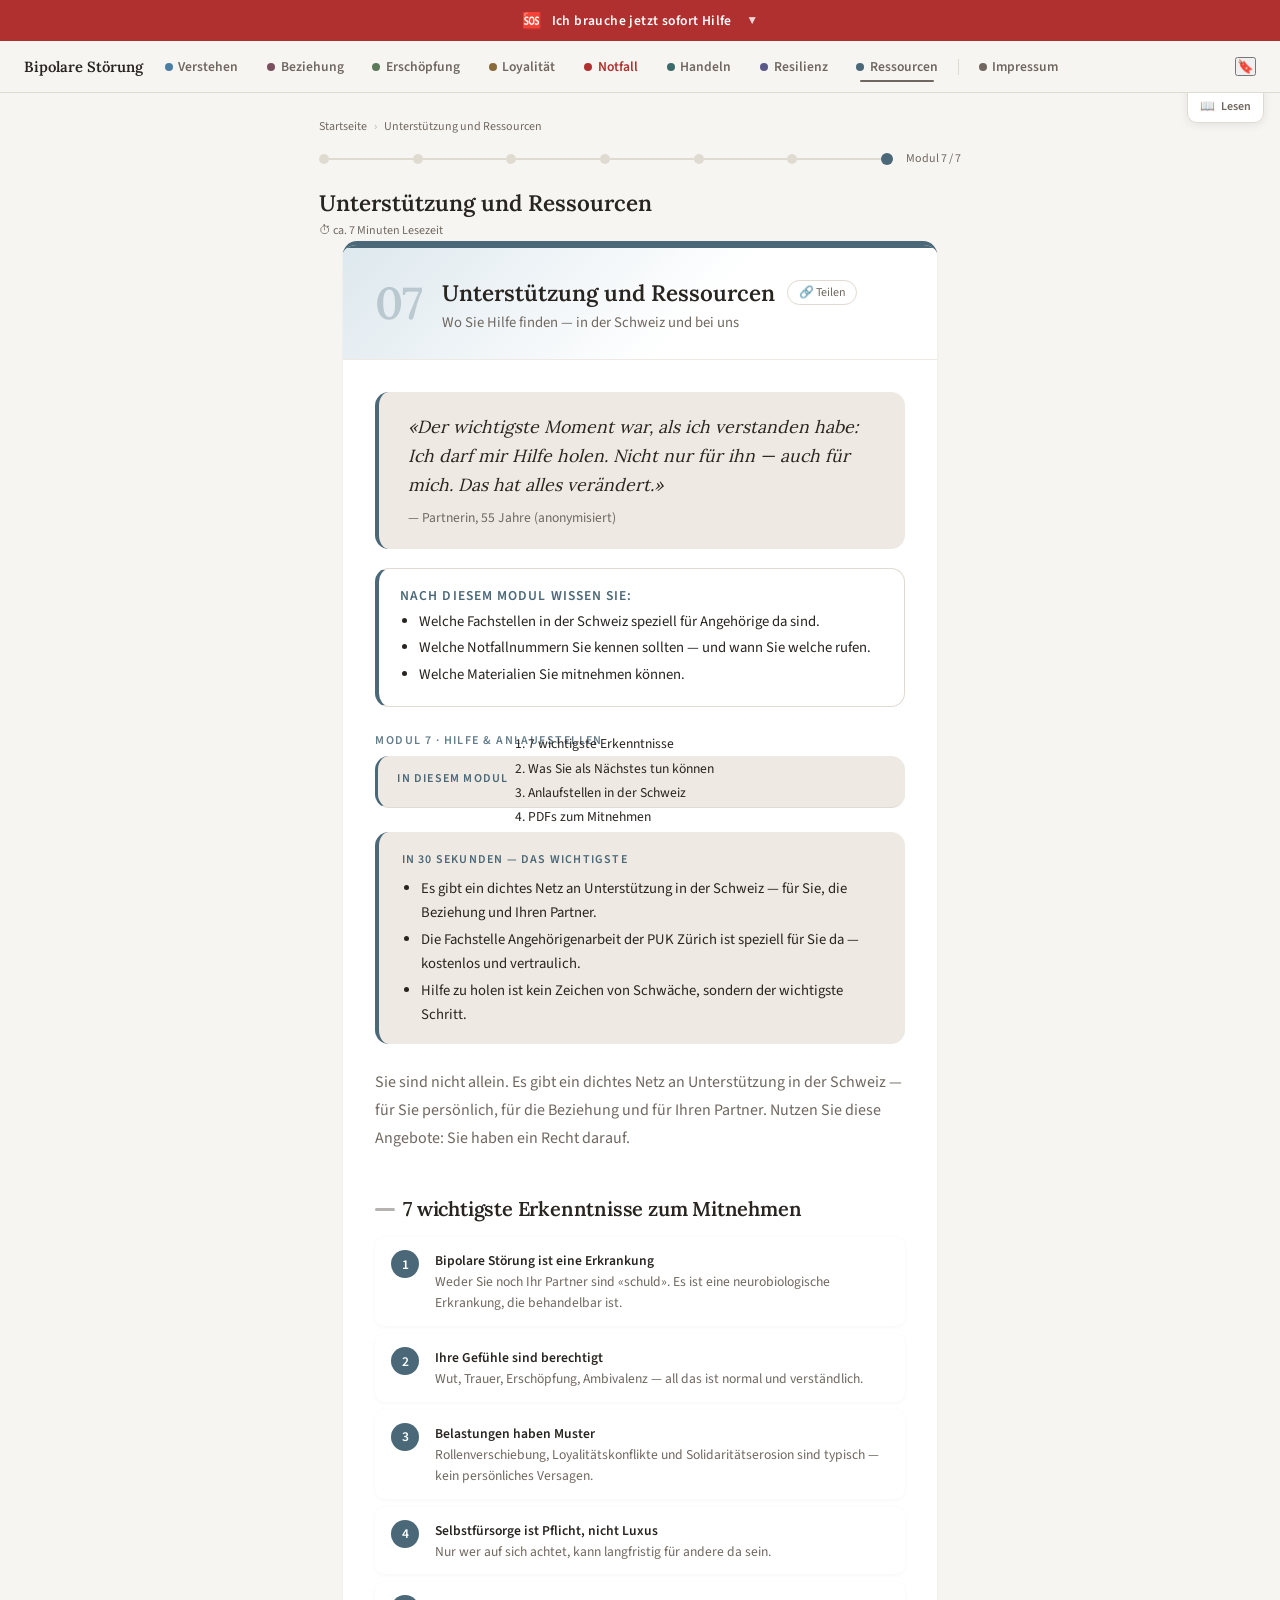
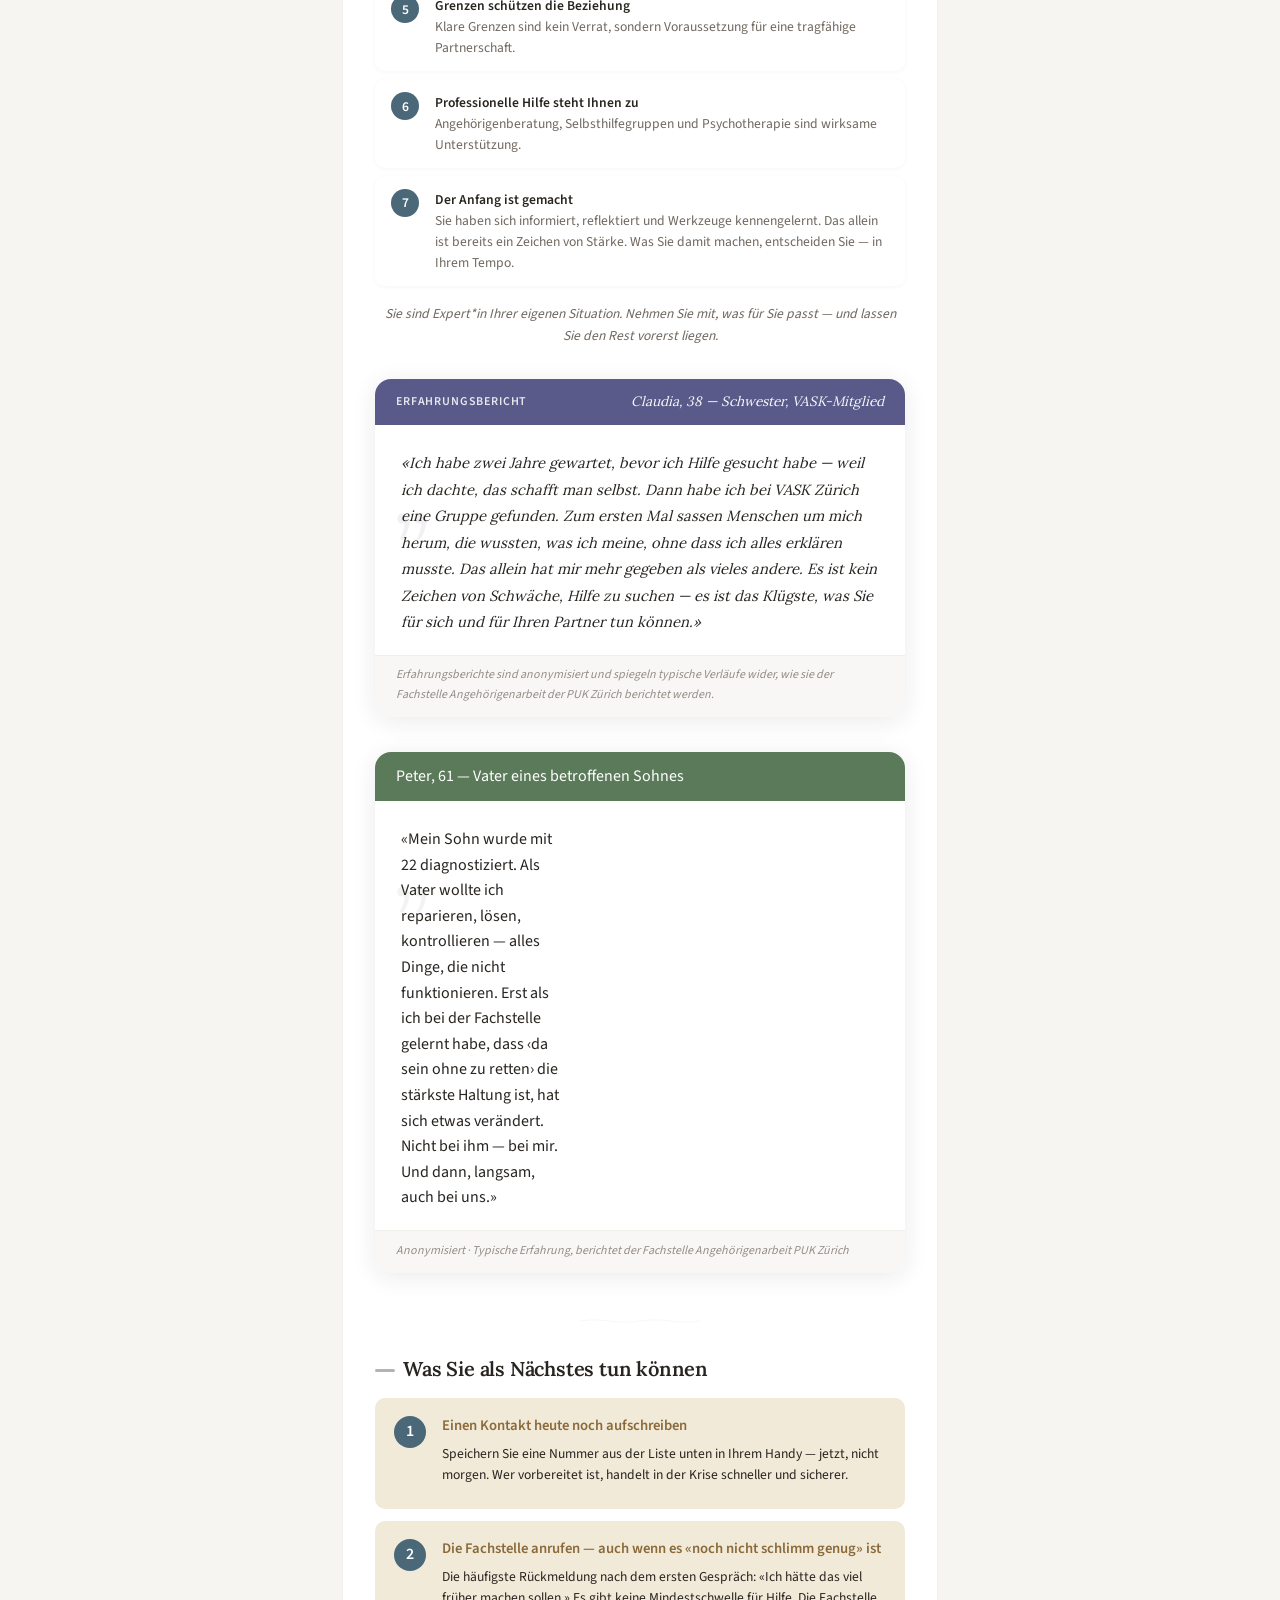
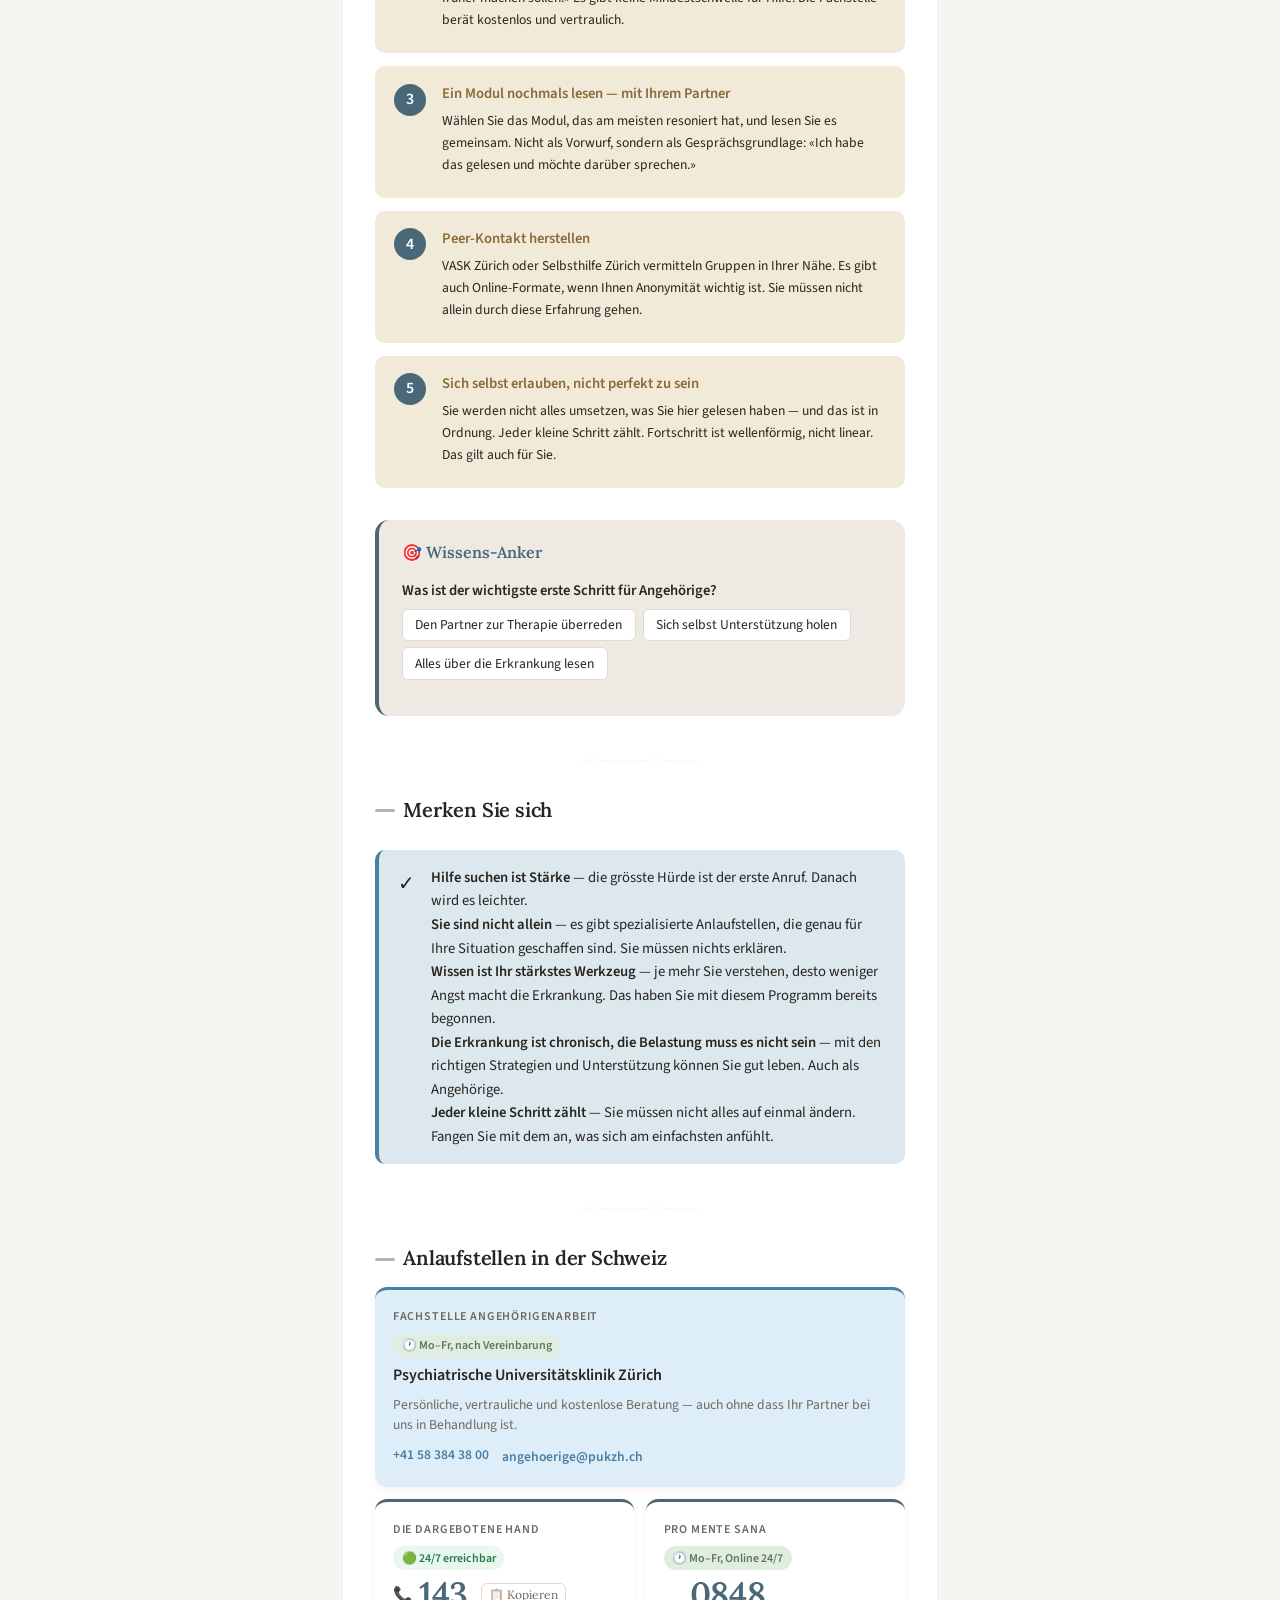
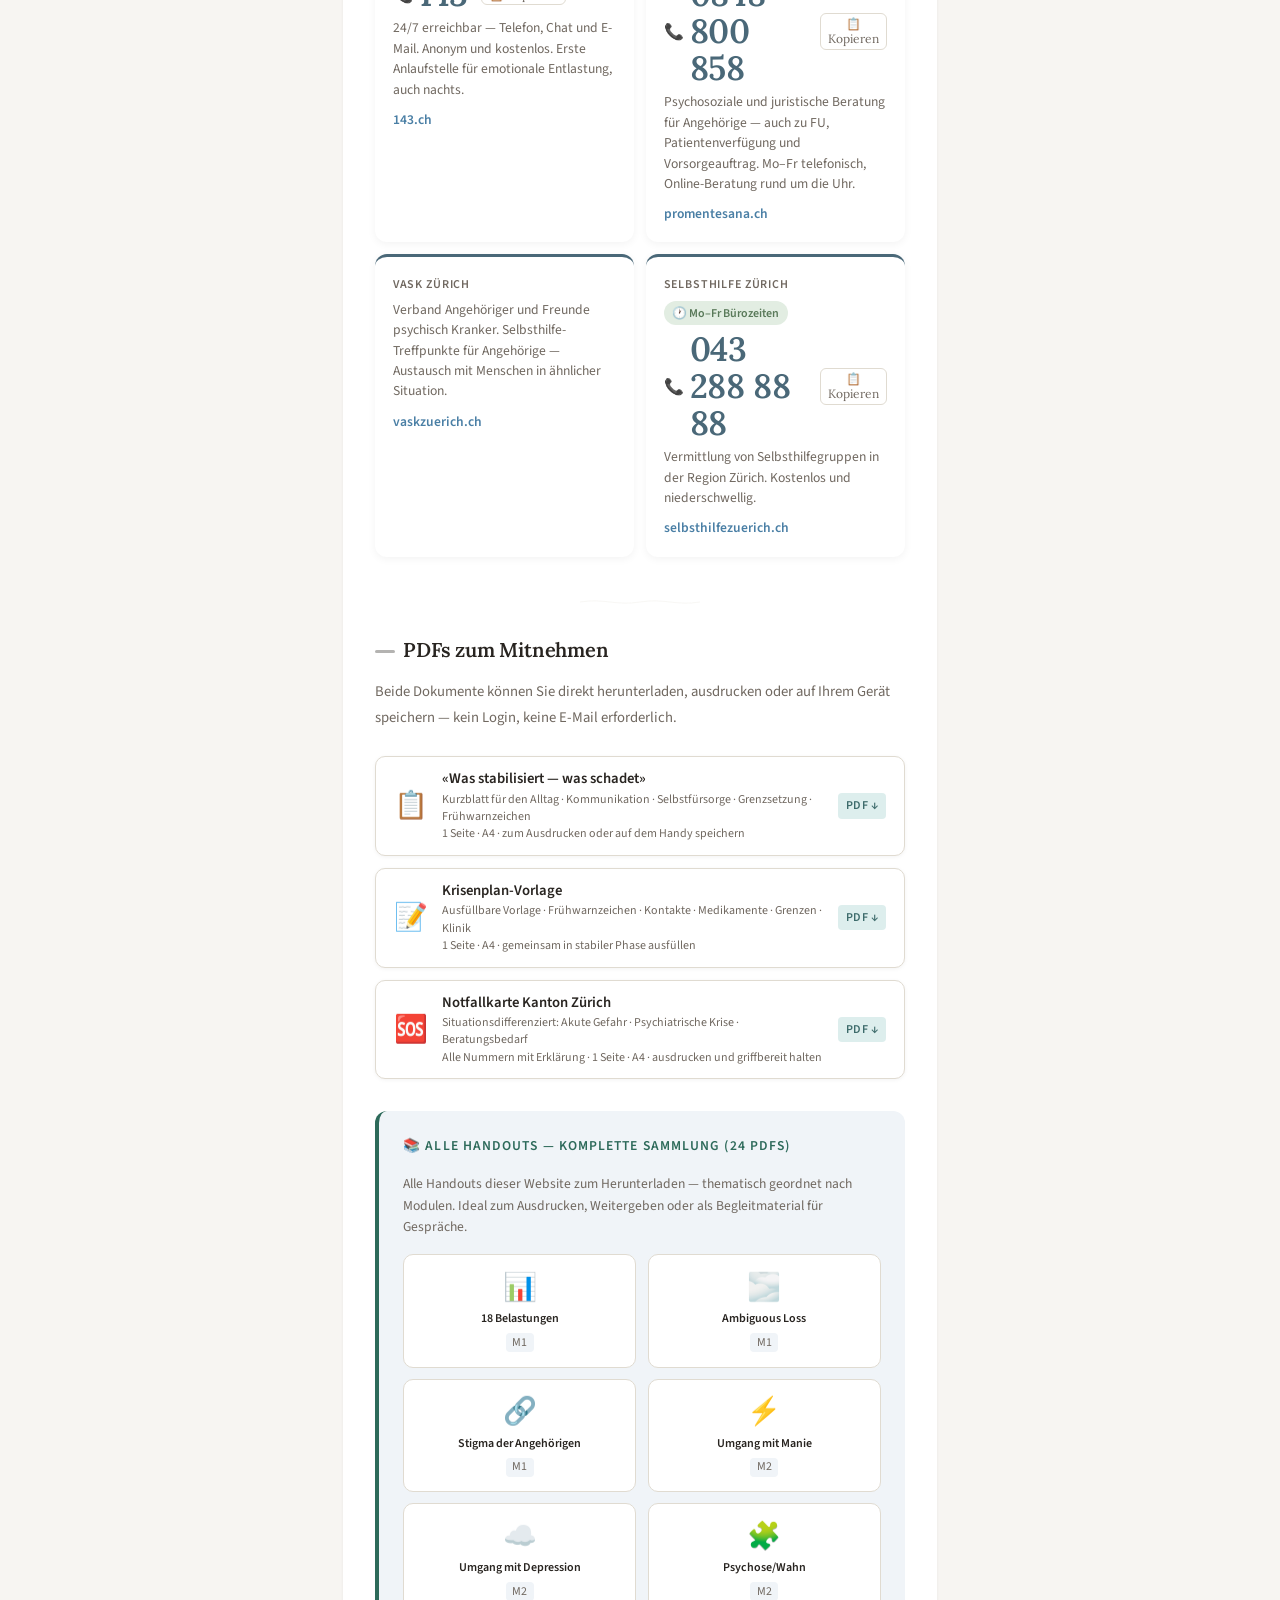
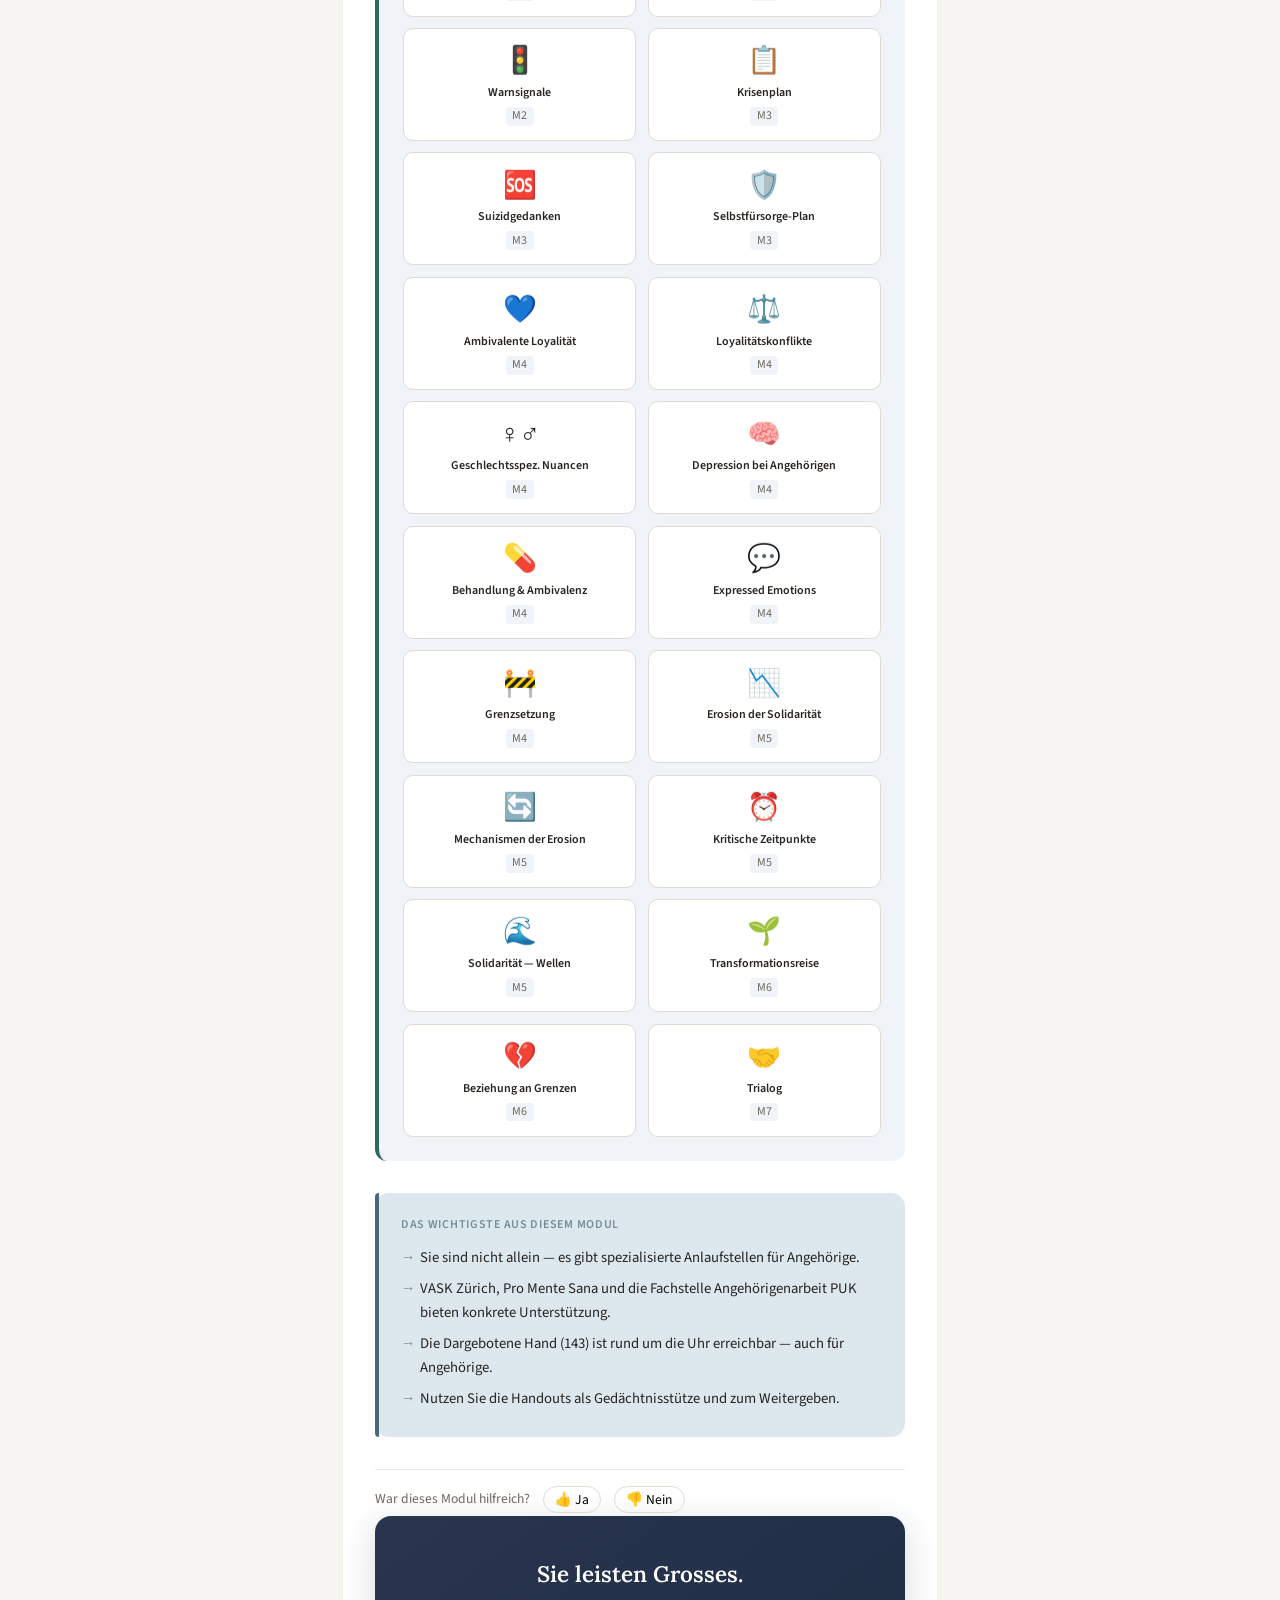
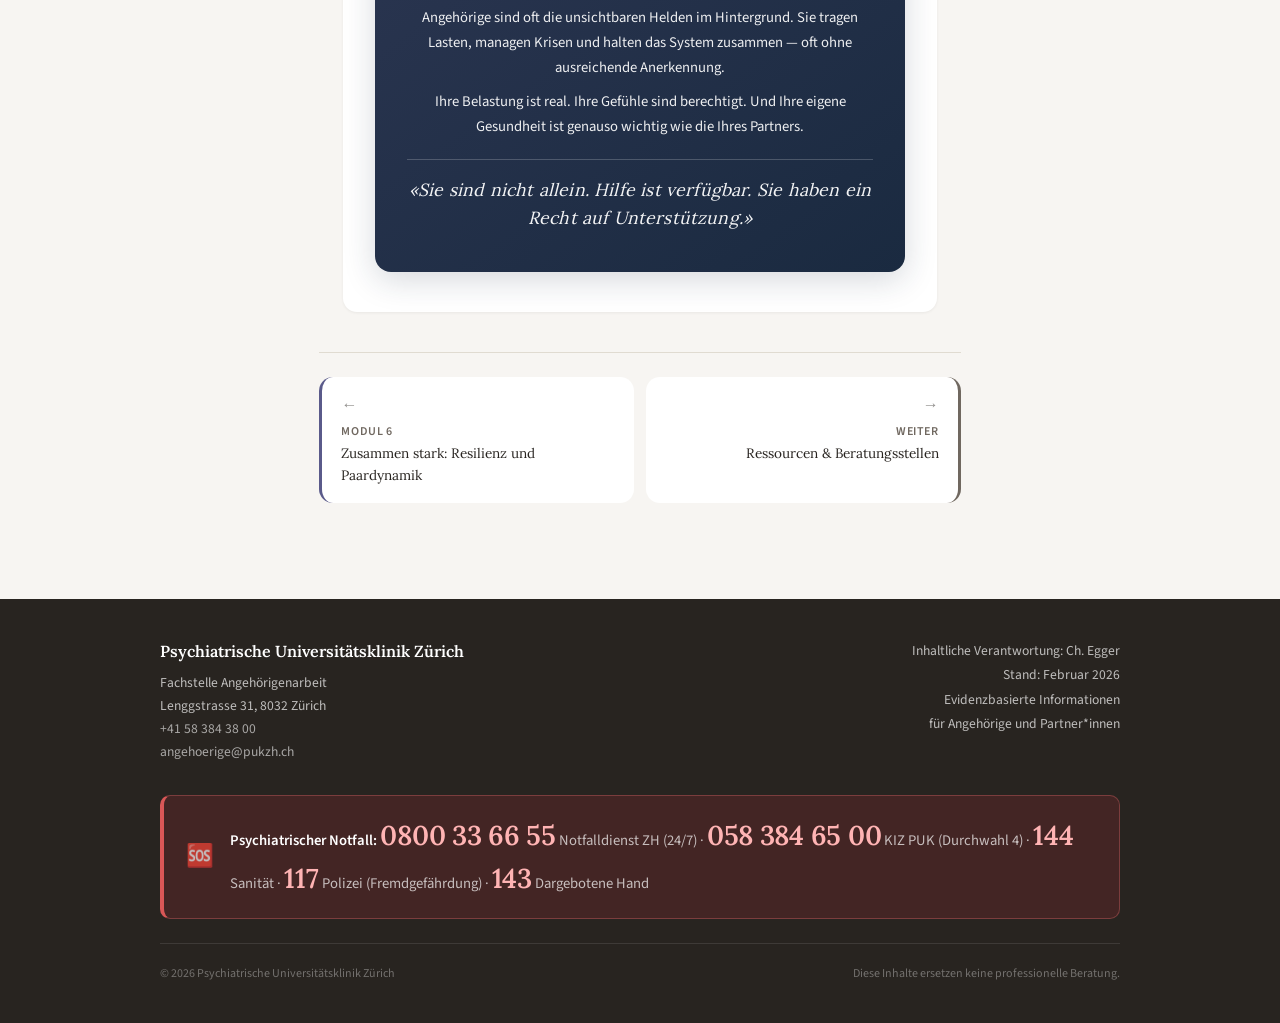
<file: modul/7/index.html>
<!DOCTYPE html>
<html lang="de">
<head>
<meta charset="UTF-8">
<meta name="viewport" content="width=device-width, initial-scale=1.0">
<title>Modul 7: Unterstützung und Ressourcen | PUK Zürich</title>
<meta name="description" content="Fachstellen, Selbsthilfegruppen, Notfallnummern — die wichtigsten Anlaufstellen im Überblick.">
<meta name="robots" content="index, follow">
<link rel="canonical" href="https://bipolar-angehoerige01.netlify.app/modul/7/">
<meta property="og:type" content="website">
<meta property="og:title" content="Modul 7: Unterstützung und Ressourcen">
<meta property="og:description" content="Fachstellen, Selbsthilfegruppen, Notfallnummern — die wichtigsten Anlaufstellen im Überblick.">
<meta property="og:url" content="https://bipolar-angehoerige01.netlify.app/modul/7/">
<meta property="og:locale" content="de_CH">
<meta property="og:site_name" content="Bipolare Störung – Psychoedukation für Angehörige">
<meta name="twitter:title" content="Modul 7: Unterstützung und Ressourcen">
<meta name="twitter:description" content="Fachstellen, Selbsthilfegruppen, Notfallnummern — die wichtigsten Anlaufstellen im Überblick.">
<link rel="icon" href="data:image/svg+xml,<svg xmlns='http://www.w3.org/2000/svg' viewBox='0 0 100 100'><text y='.9em' font-size='90'>🤝</text></svg>">
<style>
@font-face{font-family:'Lora';font-style:normal;font-weight:400;font-display:swap;src:url('/fonts/lora-v37-latin-regular.woff2') format('woff2');}
@font-face{font-family:'Lora';font-style:normal;font-weight:600;font-display:swap;src:url('/fonts/lora-v37-latin-600.woff2') format('woff2');}
@font-face{font-family:'Source Sans 3';font-style:normal;font-weight:400;font-display:swap;src:url('/fonts/source-sans-3-v19-latin-regular.woff2') format('woff2');}
@font-face{font-family:'Source Sans 3';font-style:normal;font-weight:600;font-display:swap;src:url('/fonts/source-sans-3-v19-latin-600.woff2') format('woff2');}
</style>
<link rel="preload" href="/fonts/source-sans-3-v19-latin-regular.woff2" as="font" type="font/woff2" crossorigin>
<link rel="preload" href="/fonts/lora-v37-latin-regular.woff2" as="font" type="font/woff2" crossorigin>
<link rel="stylesheet" href="/shared.css">
<meta property="og:image" content="https://bipolar-angehoerige01.netlify.app/images/og-m7.png">
<meta property="og:image:width" content="1200">
<meta property="og:image:height" content="630">
<meta name="twitter:card" content="summary_large_image">
<meta name="twitter:image" content="https://bipolar-angehoerige01.netlify.app/images/og-m7.png">
<script type="application/ld+json">
{
  "@context": "https://schema.org",
  "@type": "Article",
  "headline": "Unterstützung und Ressourcen",
  "description": "Fachstellen, Selbsthilfegruppen, Notfallnummern — die wichtigsten Anlaufstellen in der Schweiz.",
  "url": "https://bipolar-angehoerige01.netlify.app/modul/7/",
  "inLanguage": "de-CH",
  "isPartOf": {
    "@type": "MedicalWebPage",
    "name": "Bipolare Störung — Psychoedukation für Angehörige",
    "url": "https://bipolar-angehoerige01.netlify.app/"
  },
  "publisher": {
    "@type": "Hospital",
    "name": "Psychiatrische Universitätsklinik Zürich (PUK)"
  }
}
</script>
<link rel="manifest" href="/manifest.json">
</head>
<body>
<a class="skip-link" href="#module-content">Direkt zum Inhalt</a>
<div id="progress-bar"></div>
<button aria-controls="notfall-banner" aria-expanded="false" id="notfall-trigger" onclick="toggleNotfall(this)" title="Notfall-Informationen ein-/ausblenden">
<span class="nt-icon">🆘</span>
  Ich brauche jetzt sofort Hilfe
  <span class="nt-chevron">▼</span>
</button>
<div aria-label="Notfall-Informationen" id="notfall-banner" role="region">
<div class="notfall-content">
<!-- Situation 1: Fremdgefährdung -->
<div class="notfall-situation">
<div class="notfall-sit-label">🚨 Akute Gefahr — Ihr Partner gefährdet sich oder andere</div>
<div class="notfall-nums">
<div class="notfall-num-card notfall-priority">
<span class="notfall-num-label">Polizei</span>
<a href="tel:117">117</a>
<span class="notfall-num-sub">Bei Fremdgefährdung oder wenn Sie sich selbst nicht mehr sicher fühlen</span>
</div>
<div class="notfall-num-card notfall-priority">
<span class="notfall-num-label">Sanität / Notfall</span>
<a href="tel:144">144</a>
<span class="notfall-num-sub">Bei akuter Suizidgefahr oder medizinischem Notfall — koordiniert alle weiteren Schritte</span>
</div>
</div>
</div>
<!-- Situation 2: Psychiatrische Krise -->
<div class="notfall-situation">
<div class="notfall-sit-label">⚠️ Psychiatrische Krise — Suizidgedanken oder schwere Episode</div>
<div class="notfall-nums">
<div class="notfall-num-card">
<span class="notfall-num-label">Psychiatrischer Notfalldienst ZH</span>
<a href="tel:0800336655">0800 33 66 55</a>
<span class="notfall-num-sub">24/7 · kostenlos · Kanton Zürich<br/>Vermittelt Notfallpsychiater*in nach Hause oder in die Klinik</span>
</div>
<div class="notfall-num-card">
<span class="notfall-num-label">KIZ — PUK Zürich</span>
<a href="tel:+41583846500">058 384 65 00</a>
<span class="notfall-num-sub">24/7 · Durchwahl 4 · Militärstrasse 8<br/>Krisenintervention: telefonisch, ambulant oder stationär (bis 7 Tage)</span>
</div>
<div class="notfall-num-card">
<span class="notfall-num-label">KIZ — IPW Winterthur</span>
<a href="tel:0522643700">052 264 37 00</a>
<span class="notfall-num-sub">24/7 · Region Winterthur-Unterland<br/>Krisenintervention ambulant und stationär</span>
</div>
</div>
</div>
<!-- Situation 3: Sie selbst brauchen Unterstützung -->
<div class="notfall-situation">
<div class="notfall-sit-label">💬 Sie selbst sind am Limit — Gespräch und Orientierung</div>
<div class="notfall-nums">
<div class="notfall-num-card">
<span class="notfall-num-label">Dargebotene Hand</span>
<a href="tel:143">143</a>
<span class="notfall-num-sub">24/7 · anonym · kostenlos<br/>Zuhören, Entlasten, Weiterverweisen — auch für Angehörige</span>
</div>
<div class="notfall-num-card">
<span class="notfall-num-label">Fachstelle Angehörige PUK</span>
<a href="tel:+41583843800">058 384 38 00</a>
<span class="notfall-num-sub">Mo–Fr · kostenlos · vertraulich<br/>Spezialisierte Beratung für Angehörige</span>
</div>
<div class="notfall-num-card">
<span class="notfall-num-label">Pro Mente Sana</span>
<a href="tel:0848800858">0848 800 858</a>
<span class="notfall-num-sub">Mo/Di/Do 9–12 Uhr, Do 14–17 Uhr, Di/Mi 16:30–19:30 Uhr<br/>Psychosoziale und rechtliche Beratung für Angehörige</span>
</div>
</div>
</div>
<div class="notfall-hinweis">
<strong>Hinweis für Angehörige:</strong> Bei konkreten Suizidgedanken Ihres Partners ist die Dargebotene Hand 143 ein erster Schritt — aber nicht das einzige Mittel. Der psychiatrische Notfalldienst (0800 33 66 55) oder das KIZ können psychiatrische Fachpersonen direkt einbeziehen und eine Einschätzung vor Ort ermöglichen.
    </div>
<button class="notfall-close" aria-label="Notfall-Banner schliessen" onclick="toggleNotfall(document.getElementById('notfall-trigger'))">Schliessen</button>
</div>
</div>
<nav>
<div class="nav-logo">
<a href="/" class="link-plain">
<span class="nav-logo-text">Bipolare Störung</span>
</a>
</div>
<div class="nav-links" id="nav-links">
<a class="nav-btn" href="/modul/1/">
<span class="nb-dot d1"></span>
      Verstehen
    </a>
<a class="nav-btn" href="/modul/2/">
<span class="nb-dot d2"></span>
      Beziehung
    </a>
<a class="nav-btn" href="/modul/3/">
<span class="nb-dot d3"></span>
      Erschöpfung
    </a>
<a class="nav-btn" href="/modul/4/">
<span class="nb-dot d4"></span>
      Loyalität
    </a>
<a class="nav-btn text-danger" href="/notfall/">
<span class="nb-dot d-danger"></span>
      Notfall
    </a>
<a class="nav-btn" href="/modul/5/">
<span class="nb-dot d5"></span>
      Handeln
    </a>
<a class="nav-btn" href="/modul/6/">
<span class="nb-dot d6"></span>
      Resilienz
    </a>
<a class="nav-btn fw-bold" href="/modul/7/" aria-current="page">
<span class="nb-dot d7"></span>
      Ressourcen
    </a>
<div class="nav-divider"></div>
<a class="nav-btn" href="/impressum/">
<span class="nb-dot d-muted"></span>
      Impressum
    </a>
</div>
<div class="nav-controls">
<button class="nav-bookmark" id="nav-bookmark" onclick="toggleBookmarks()" title="Lesezeichen">🔖</button>
<div class="bookmark-panel" id="bookmark-panel">
<div class="bp-title">🔖 Lesezeichen</div>
<div id="bookmark-list">Noch keine Lesezeichen gesetzt.</div>
</div>
</div>
<button class="hamburger" id="hamburger" onclick="toggleNav()" aria-label="Menü öffnen" title="Menü">
<span></span><span></span><span></span>
</button>
</nav>
<div id="view-controls">
<button id="font-toggle" onclick="toggleFont()" title="Schriftgrösse">A <span id="font-state">A+</span></button>
<button id="readmode-toggle" onclick="toggleReadmode()" title="Lesemodus">📖 <span id="rm-state">Lesen</span></button>
</div>
<button aria-label="Weiterlesen ab letzter Position" id="continue-reading"></button>
<button aria-label="Nach oben scrollen" id="back-to-top" onclick="scrollToTop()" title="Nach oben">↑</button>
<main>
<div class="module-top" style="--module-color:var(--m7)">
<div class="breadcrumb"><a href="/">Startseite</a> <span class="bc-sep">›</span> <span>Unterstützung und Ressourcen</span></div>
<div class="page-dots">
<div class="pd-track">
<a href="/modul/1/" class="pd-dot"  title="Modul 1"></a>
<span class="pd-line"></span>
<a href="/modul/2/" class="pd-dot"  title="Modul 2"></a>
<span class="pd-line"></span>
<a href="/modul/3/" class="pd-dot"  title="Modul 3"></a>
<span class="pd-line"></span>
<a href="/modul/4/" class="pd-dot"  title="Modul 4"></a>
<span class="pd-line"></span>
<a href="/modul/5/" class="pd-dot"  title="Modul 5"></a>
<span class="pd-line"></span>
<a href="/modul/6/" class="pd-dot"  title="Modul 6"></a>
<span class="pd-line"></span>
<a href="/modul/7/" class="pd-dot pd-current bg-m7" title="Modul 7"></a>
</div>
<span class="pd-label">Modul 7 / 7</span>
</div>
<h1 class="module-top-title">Unterstützung und Ressourcen</h1>
<p class="module-readtime">⏱ ca. 7 Minuten Lesezeit</p>
</div>
<div class="subpage-content" id="module-content">
<section class="module" id="m7">
<div class="module-card c7">
<div class="module-header">
<div class="module-number c7">07</div>
<div class="module-header-text">
<div class="module-h2-wrap"><h2>Unterstützung und Ressourcen</h2><button class="share-btn" onclick="shareSection('m7',this)" title="Link zu diesem Modul kopieren">🔗 Teilen</button></div>
<div class="module-subtitle">Wo Sie Hilfe finden — in der Schweiz und bei uns</div>
</div>
</div>
<div class="module-body">
<div class="vignette" style="--module-color:var(--m7)">
<p class="vignette-text">«Der wichtigste Moment war, als ich verstanden habe: Ich darf mir Hilfe holen. Nicht nur für ihn — auch für mich. Das hat alles verändert.»</p>
<p class="vignette-source">— Partnerin, 55 Jahre (anonymisiert)</p>
</div>

<div class="lernziele" style="--module-color:var(--m7)">
<p class="lernziele-label">Nach diesem Modul wissen Sie:</p>
<ul>
<li>Welche Fachstellen in der Schweiz speziell für Angehörige da sind.</li>
<li>Welche Notfallnummern Sie kennen sollten — und wann Sie welche rufen.</li>
<li>Welche Materialien Sie mitnehmen können.</li>
</ul>
</div>

<span class="eyebrow" style="--module-color:var(--m7)">Modul 7 · Hilfe & Anlaufstellen</span>
<nav class="module-toc" aria-label="Inhalt dieses Moduls" style="--module-color:var(--m7)">
<p class="module-toc-title">In diesem Modul</p>
<ol>
<li>7 wichtigste Erkenntnisse</li>
<li>Was Sie als Nächstes tun können</li>
<li>Anlaufstellen in der Schweiz</li>
<li>PDFs zum Mitnehmen</li>
</ol>
</nav>
<div class="kurzfassung" style="--module-color:var(--m7)">
<p class="kurzfassung-label">In 30 Sekunden — das Wichtigste</p>
<ul>
<li>Es gibt ein dichtes Netz an Unterstützung in der Schweiz — für Sie, die Beziehung und Ihren Partner.</li>
<li>Die Fachstelle Angehörigenarbeit der PUK Zürich ist speziell für Sie da — kostenlos und vertraulich.</li>
<li>Hilfe zu holen ist kein Zeichen von Schwäche, sondern der wichtigste Schritt.</li>
</ul>
</div>
<p class="m-intro">Sie sind nicht allein. Es gibt ein dichtes Netz an Unterstützung in der Schweiz — für Sie persönlich, für die Beziehung und für Ihren Partner. Nutzen Sie diese Angebote: Sie haben ein Recht darauf.</p>
<!-- ── 7 Erkenntnisse ── -->
<div class="section-title-sm">7 wichtigste Erkenntnisse zum Mitnehmen</div>
<div class="takeaways">
<div class="takeaway-item">
<div class="takeaway-num">1</div>
<div>
<strong>Bipolare Störung ist eine Erkrankung</strong><br/>
<span class="takeaway-text">Weder Sie noch Ihr Partner sind «schuld». Es ist eine neurobiologische Erkrankung, die behandelbar ist.</span>
</div>
</div>
<div class="takeaway-item">
<div class="takeaway-num">2</div>
<div>
<strong>Ihre Gefühle sind berechtigt</strong><br/>
<span class="takeaway-text">Wut, Trauer, Erschöpfung, Ambivalenz — all das ist normal und verständlich.</span>
</div>
</div>
<div class="takeaway-item">
<div class="takeaway-num">3</div>
<div>
<strong>Belastungen haben Muster</strong><br/>
<span class="takeaway-text">Rollenverschiebung, Loyalitätskonflikte und Solidaritätserosion sind typisch — kein persönliches Versagen.</span>
</div>
</div>
<div class="takeaway-item">
<div class="takeaway-num">4</div>
<div>
<strong>Selbstfürsorge ist Pflicht, nicht Luxus</strong><br/>
<span class="takeaway-text">Nur wer auf sich achtet, kann langfristig für andere da sein.</span>
</div>
</div>
<div class="takeaway-item">
<div class="takeaway-num">5</div>
<div>
<strong>Grenzen schützen die Beziehung</strong><br/>
<span class="takeaway-text">Klare Grenzen sind kein Verrat, sondern Voraussetzung für eine tragfähige Partnerschaft.</span>
</div>
</div>
<div class="takeaway-item">
<div class="takeaway-num">6</div>
<div>
<strong>Professionelle Hilfe steht Ihnen zu</strong><br/>
<span class="takeaway-text">Angehörigenberatung, Selbsthilfegruppen und Psychotherapie sind wirksame Unterstützung.</span>
</div>
</div>
<div class="takeaway-item">
<div class="takeaway-num">7</div>
<div>
<strong>Der Anfang ist gemacht</strong><br/>
<span class="takeaway-text">Sie haben sich informiert, reflektiert und Werkzeuge kennengelernt. Das allein ist bereits ein Zeichen von Stärke. Was Sie damit machen, entscheiden Sie — in Ihrem Tempo.</span>
</div>
</div>
</div>
<div class="takeaway-note">Sie sind Expert*in Ihrer eigenen Situation. Nehmen Sie mit, was für Sie passt — und lassen Sie den Rest vorerst liegen.</div>
<!-- ── Ressourcen ── -->
<!-- Erfahrungsbericht M7 -->
<div class="exp-report exp-report-m7">
<div class="exp-header">
<div class="exp-label">Erfahrungsbericht</div>
<div class="exp-who">Claudia, 38 — Schwester, VASK-Mitglied</div>
</div>
<div class="exp-body exp-body-single">
<div class="exp-text">«Ich habe zwei Jahre gewartet, bevor ich Hilfe gesucht habe — weil ich dachte, das schafft man selbst. Dann habe ich bei VASK Zürich eine Gruppe gefunden. Zum ersten Mal sassen Menschen um mich herum, die wussten, was ich meine, ohne dass ich alles erklären musste. Das allein hat mir mehr gegeben als vieles andere. Es ist kein Zeichen von Schwäche, Hilfe zu suchen — es ist das Klügste, was Sie für sich und für Ihren Partner tun können.»</div>
</div>
<div class="exp-note">Erfahrungsberichte sind anonymisiert und spiegeln typische Verläufe wider, wie sie der Fachstelle Angehörigenarbeit der PUK Zürich berichtet werden.</div>
</div>
<div class="exp-report">
<div class="exp-header">Peter, 61 — Vater eines betroffenen Sohnes</div>
<div class="exp-body">«Mein Sohn wurde mit 22 diagnostiziert. Als Vater wollte ich reparieren, lösen, kontrollieren — alles Dinge, die nicht funktionieren. Erst als ich bei der Fachstelle gelernt habe, dass ‹da sein ohne zu retten› die stärkste Haltung ist, hat sich etwas verändert. Nicht bei ihm — bei mir. Und dann, langsam, auch bei uns.»</div>
<div class="exp-note">Anonymisiert · Typische Erfahrung, berichtet der Fachstelle Angehörigenarbeit PUK Zürich</div>
</div>
<!-- ── Was Sie konkret tun können ── -->
<div class="section-wave" aria-hidden="true"><svg viewBox="0 0 200 8" preserveAspectRatio="none"><path d="M0,4 C40,0 60,8 100,4 C140,0 160,8 200,4" fill="none" stroke="currentColor" stroke-width="0.5"/></svg></div>
<div class="section-title-sm">Was Sie als Nächstes tun können</div>
<div class="manie-komm-wrap">
<div class="manie-komm-card">
<div class="mk-num bg-m7">1</div>
<div class="mk-body">
<div class="mk-title">Einen Kontakt heute noch aufschreiben</div>
<div class="mk-text">Speichern Sie eine Nummer aus der Liste unten in Ihrem Handy — jetzt, nicht morgen. Wer vorbereitet ist, handelt in der Krise schneller und sicherer.</div>
</div>
</div>
<div class="manie-komm-card">
<div class="mk-num bg-m7">2</div>
<div class="mk-body">
<div class="mk-title">Die Fachstelle anrufen — auch wenn es «noch nicht schlimm genug» ist</div>
<div class="mk-text">Die häufigste Rückmeldung nach dem ersten Gespräch: «Ich hätte das viel früher machen sollen.» Es gibt keine Mindestschwelle für Hilfe. Die Fachstelle berät kostenlos und vertraulich.</div>
</div>
</div>
<div class="manie-komm-card">
<div class="mk-num bg-m7">3</div>
<div class="mk-body">
<div class="mk-title">Ein Modul nochmals lesen — mit Ihrem Partner</div>
<div class="mk-text">Wählen Sie das Modul, das am meisten resoniert hat, und lesen Sie es gemeinsam. Nicht als Vorwurf, sondern als Gesprächsgrundlage: «Ich habe das gelesen und möchte darüber sprechen.»</div>
</div>
</div>
<div class="manie-komm-card">
<div class="mk-num bg-m7">4</div>
<div class="mk-body">
<div class="mk-title">Peer-Kontakt herstellen</div>
<div class="mk-text">VASK Zürich oder Selbsthilfe Zürich vermitteln Gruppen in Ihrer Nähe. Es gibt auch Online-Formate, wenn Ihnen Anonymität wichtig ist. Sie müssen nicht allein durch diese Erfahrung gehen.</div>
</div>
</div>
<div class="manie-komm-card">
<div class="mk-num bg-m7">5</div>
<div class="mk-body">
<div class="mk-title">Sich selbst erlauben, nicht perfekt zu sein</div>
<div class="mk-text">Sie werden nicht alles umsetzen, was Sie hier gelesen haben — und das ist in Ordnung. Jeder kleine Schritt zählt. Fortschritt ist wellenförmig, nicht linear. Das gilt auch für Sie.</div>
</div>
</div>
</div>
<div class="wissens-anker" style="--module-color:var(--m7)">
<p class="wa-title">🎯 Wissens-Anker</p>
<div class="wa-q" id="wa-7-0">
<p>Was ist der wichtigste erste Schritt für Angehörige?</p>
<div class="wa-opts">
<button class="wa-opt" data-correct="false" data-fb="Der wichtigste Schritt ist, eigene Unterstützung zu holen — Sie können nur beeinflussen, was Sie selbst tun." onclick="waSelect(this,'7-0')">Den Partner zur Therapie überreden</button>
<button class="wa-opt" data-correct="true" data-fb="Richtig — Hilfe zu holen ist kein Zeichen von Schwäche, sondern der wichtigste Schritt." onclick="waSelect(this,'7-0')">Sich selbst Unterstützung holen</button>
<button class="wa-opt" data-correct="false" data-fb="Wissen hilft, aber ohne eigene Unterstützung führt es leicht zur Überforderung." onclick="waSelect(this,'7-0')">Alles über die Erkrankung lesen</button>
</div>
<div class="wa-feedback"></div>
</div>
</div>
<!-- ── Merken Sie sich ── -->
<div class="section-wave" aria-hidden="true"><svg viewBox="0 0 200 8" preserveAspectRatio="none"><path d="M0,4 C40,0 60,8 100,4 C140,0 160,8 200,4" fill="none" stroke="currentColor" stroke-width="0.5"/></svg></div>
<div class="section-title-sm">Merken Sie sich</div>
<div class="m-insight" style="background:var(--m7-light)">
<div class="insight-icon">✓</div>
<div>
<strong>Hilfe suchen ist Stärke</strong> — die grösste Hürde ist der erste Anruf. Danach wird es leichter.<br/>
<strong>Sie sind nicht allein</strong> — es gibt spezialisierte Anlaufstellen, die genau für Ihre Situation geschaffen sind. Sie müssen nichts erklären.<br/>
<strong>Wissen ist Ihr stärkstes Werkzeug</strong> — je mehr Sie verstehen, desto weniger Angst macht die Erkrankung. Das haben Sie mit diesem Programm bereits begonnen.<br/>
<strong>Die Erkrankung ist chronisch, die Belastung muss es nicht sein</strong> — mit den richtigen Strategien und Unterstützung können Sie gut leben. Auch als Angehörige.<br/>
<strong>Jeder kleine Schritt zählt</strong> — Sie müssen nicht alles auf einmal ändern. Fangen Sie mit dem an, was sich am einfachsten anfühlt.
        </div>
</div>
<div class="section-wave" aria-hidden="true"><svg viewBox="0 0 200 8" preserveAspectRatio="none"><path d="M0,4 C40,0 60,8 100,4 C140,0 160,8 200,4" fill="none" stroke="currentColor" stroke-width="0.5"/></svg></div>
<div class="section-title-sm">Anlaufstellen in der Schweiz</div>
<div class="resources-grid">
<div class="resource-card primary">
<div class="resource-org">Fachstelle Angehörigenarbeit</div>
<div class="resource-hours">🕐 Mo–Fr, nach Vereinbarung</div>
<div class="resource-name">Psychiatrische Universitätsklinik Zürich</div>
<div class="resource-desc">Persönliche, vertrauliche und kostenlose Beratung — auch ohne dass Ihr Partner bei uns in Behandlung ist.</div>
<div class="resource-contact">
<a href="tel:+41583843800">+41 58 384 38 00</a>
<span id="m7-email"></span>
</div>
</div>
<div class="resource-card">
<div class="resource-org">Die Dargebotene Hand</div>
<div class="resource-hours always">🟢 24/7 erreichbar</div>
<div class="resource-num">143<button class="copy-btn" onclick="copyNum(\'143\',this)" aria-label="Nummer 143 kopieren">📋 Kopieren</button></div>
<div class="resource-desc">24/7 erreichbar — Telefon, Chat und E-Mail. Anonym und kostenlos. Erste Anlaufstelle für emotionale Entlastung, auch nachts.</div>
<div class="resource-contact"><a href="https://www.143.ch" rel="noopener noreferrer" target="_blank">143.ch</a></div>
</div>
<div class="resource-card">
<div class="resource-org">Pro Mente Sana</div>
<div class="resource-hours">🕐 Mo–Fr, Online 24/7</div>
<div class="resource-num">0848 800 858<button class="copy-btn" onclick="copyNum(\'0848800858\',this)" aria-label="Nummer 0848800858 kopieren">📋 Kopieren</button></div>
<div class="resource-desc">Psychosoziale und juristische Beratung für Angehörige — auch zu FU, Patientenverfügung und Vorsorgeauftrag. Mo–Fr telefonisch, Online-Beratung rund um die Uhr.</div>
<div class="resource-contact"><a href="https://www.promentesana.ch" rel="noopener noreferrer" target="_blank">promentesana.ch</a></div>
</div>
<div class="resource-card">
<div class="resource-org">VASK Zürich</div>
<div class="resource-desc">Verband Angehöriger und Freunde psychisch Kranker. Selbsthilfe-Treffpunkte für Angehörige — Austausch mit Menschen in ähnlicher Situation.</div>
<div class="resource-contact"><a href="https://www.vaskzuerich.ch" rel="noopener noreferrer" target="_blank">vaskzuerich.ch</a></div>
</div>
<div class="resource-card">
<div class="resource-org">Selbsthilfe Zürich</div>
<div class="resource-hours">🕐 Mo–Fr Bürozeiten</div>
<div class="resource-num">043 288 88 88<button class="copy-btn" onclick="copyNum(\'0432888888\',this)" aria-label="Nummer 0432888888 kopieren">📋 Kopieren</button></div>
<div class="resource-desc">Vermittlung von Selbsthilfegruppen in der Region Zürich. Kostenlos und niederschwellig.</div>
<div class="resource-contact"><a href="https://www.selbsthilfezuerich.ch" rel="noopener noreferrer" target="_blank">selbsthilfezuerich.ch</a></div>
</div>
</div>
<!-- ── PDF Downloads ── -->
<div class="section-wave" aria-hidden="true"><svg viewBox="0 0 200 8" preserveAspectRatio="none"><path d="M0,4 C40,0 60,8 100,4 C140,0 160,8 200,4" fill="none" stroke="currentColor" stroke-width="0.5"/></svg></div>
<div class="section-title-sm">PDFs zum Mitnehmen</div>
<p class="m-subtext">Beide Dokumente können Sie direkt herunterladen, ausdrucken oder auf Ihrem Gerät speichern — kein Login, keine E-Mail erforderlich.</p>
<div class="pdf-download-wrap">
<a class="pdf-download-btn" download="kurzblatt-was-stabilisiert-was-schadet-puk-zuerich.pdf" href="/downloads/kurzblatt-was-stabilisiert-was-schadet-puk-zuerich.pdf">
<div class="pdf-download-icon">📋</div>
<div class="pdf-download-info">
<div class="pdf-download-title">«Was stabilisiert — was schadet»</div>
<div class="pdf-download-desc">Kurzblatt für den Alltag · Kommunikation · Selbstfürsorge · Grenzsetzung · Frühwarnzeichen<br/>1 Seite · A4 · zum Ausdrucken oder auf dem Handy speichern</div>
</div>
<div class="pdf-download-badge">PDF ↓</div>
</a>
<a class="pdf-download-btn" download="krisenplan-vorlage-bipolare-stoerung-puk-zuerich.pdf" href="/downloads/krisenplan-vorlage-bipolare-stoerung-puk-zuerich.pdf">
<div class="pdf-download-icon">📝</div>
<div class="pdf-download-info">
<div class="pdf-download-title">Krisenplan-Vorlage</div>
<div class="pdf-download-desc">Ausfüllbare Vorlage · Frühwarnzeichen · Kontakte · Medikamente · Grenzen · Klinik<br/>1 Seite · A4 · gemeinsam in stabiler Phase ausfüllen</div>
</div>
<div class="pdf-download-badge">PDF ↓</div>
</a>
<a class="pdf-download-btn" download="notfallkarte-kanton-zuerich-puk.pdf" href="/downloads/notfallkarte-kanton-zuerich-puk.pdf">
<div class="pdf-download-icon">🆘</div>
<div class="pdf-download-info">
<div class="pdf-download-title">Notfallkarte Kanton Zürich</div>
<div class="pdf-download-desc">Situationsdifferenziert: Akute Gefahr · Psychiatrische Krise · Beratungsbedarf<br/>Alle Nummern mit Erklärung · 1 Seite · A4 · ausdrucken und griffbereit halten</div>
</div>
<div class="pdf-download-badge">PDF ↓</div>
</a>
</div>
<div class="handout-section" style="border-left-color: var(--emerald, #2D6A5A);">
<div class="handout-section-title" style="color: var(--emerald, #2D6A5A);">
          📚 Alle Handouts — Komplette Sammlung (24 PDFs)
        </div>
<p style="font-size:var(--fs-sm); color:var(--muted); margin:0 0 1rem;">
          Alle Handouts dieser Website zum Herunterladen — thematisch geordnet nach Modulen.
          Ideal zum Ausdrucken, Weitergeben oder als Begleitmaterial für Gespräche.
        </p>
<div class="handout-gallery">
<a class="handout-gallery-item" download="b1_18_belastungen.pdf" href="/handouts/b1_18_belastungen.pdf" rel="noopener noreferrer" target="_blank">
<span class="handout-gallery-icon">📊</span>
<span class="handout-gallery-title">18 Belastungen</span>
<span class="handout-gallery-module">M1</span>
</a>
<a class="handout-gallery-item" download="a4_ambiguous_loss.pdf" href="/handouts/a4_ambiguous_loss.pdf" rel="noopener noreferrer" target="_blank">
<span class="handout-gallery-icon">🌫️</span>
<span class="handout-gallery-title">Ambiguous Loss</span>
<span class="handout-gallery-module">M1</span>
</a>
<a class="handout-gallery-item" download="a5_affiliate_stigma.pdf" href="/handouts/a5_affiliate_stigma.pdf" rel="noopener noreferrer" target="_blank">
<span class="handout-gallery-icon">🔗</span>
<span class="handout-gallery-title">Stigma der Angehörigen</span>
<span class="handout-gallery-module">M1</span>
</a>
<a class="handout-gallery-item" download="c4_manie.pdf" href="/handouts/c4_manie.pdf" rel="noopener noreferrer" target="_blank">
<span class="handout-gallery-icon">⚡</span>
<span class="handout-gallery-title">Umgang mit Manie</span>
<span class="handout-gallery-module">M2</span>
</a>
<a class="handout-gallery-item" download="c5_depression.pdf" href="/handouts/c5_depression.pdf" rel="noopener noreferrer" target="_blank">
<span class="handout-gallery-icon">☁️</span>
<span class="handout-gallery-title">Umgang mit Depression</span>
<span class="handout-gallery-module">M2</span>
</a>
<a class="handout-gallery-item" download="c3_psychose_wahn.pdf" href="/handouts/c3_psychose_wahn.pdf" rel="noopener noreferrer" target="_blank">
<span class="handout-gallery-icon">🧩</span>
<span class="handout-gallery-title">Psychose/Wahn</span>
<span class="handout-gallery-module">M2</span>
</a>
<a class="handout-gallery-item" download="a8_warnsignale.pdf" href="/handouts/a8_warnsignale.pdf" rel="noopener noreferrer" target="_blank">
<span class="handout-gallery-icon">🚦</span>
<span class="handout-gallery-title">Warnsignale</span>
<span class="handout-gallery-module">M2</span>
</a>
<a class="handout-gallery-item" download="c1_krisenplan.pdf" href="/handouts/c1_krisenplan.pdf" rel="noopener noreferrer" target="_blank">
<span class="handout-gallery-icon">📋</span>
<span class="handout-gallery-title">Krisenplan</span>
<span class="handout-gallery-module">M3</span>
</a>
<a class="handout-gallery-item" download="c2_suizidgedanken.pdf" href="/handouts/c2_suizidgedanken.pdf" rel="noopener noreferrer" target="_blank">
<span class="handout-gallery-icon">🆘</span>
<span class="handout-gallery-title">Suizidgedanken</span>
<span class="handout-gallery-module">M3</span>
</a>
<a class="handout-gallery-item" download="c6_selbstfuersorge.pdf" href="/handouts/c6_selbstfuersorge.pdf" rel="noopener noreferrer" target="_blank">
<span class="handout-gallery-icon">🛡️</span>
<span class="handout-gallery-title">Selbstfürsorge-Plan</span>
<span class="handout-gallery-module">M3</span>
</a>
<a class="handout-gallery-item" download="a3_ambivalente_loyalitaet.pdf" href="/handouts/a3_ambivalente_loyalitaet.pdf" rel="noopener noreferrer" target="_blank">
<span class="handout-gallery-icon">💙</span>
<span class="handout-gallery-title">Ambivalente Loyalität</span>
<span class="handout-gallery-module">M4</span>
</a>
<a class="handout-gallery-item" download="b5_loyalitaetskonflikte.pdf" href="/handouts/b5_loyalitaetskonflikte.pdf" rel="noopener noreferrer" target="_blank">
<span class="handout-gallery-icon">⚖️</span>
<span class="handout-gallery-title">Loyalitätskonflikte</span>
<span class="handout-gallery-module">M4</span>
</a>
<a class="handout-gallery-item" download="b6_geschlechtsspezifisch.pdf" href="/handouts/b6_geschlechtsspezifisch.pdf" rel="noopener noreferrer" target="_blank">
<span class="handout-gallery-icon">♀♂</span>
<span class="handout-gallery-title">Geschlechtsspez. Nuancen</span>
<span class="handout-gallery-module">M4</span>
</a>
<a class="handout-gallery-item" download="b9_depression_partner.pdf" href="/handouts/b9_depression_partner.pdf" rel="noopener noreferrer" target="_blank">
<span class="handout-gallery-icon">🧠</span>
<span class="handout-gallery-title">Depression bei Angehörigen</span>
<span class="handout-gallery-module">M4</span>
</a>
<a class="handout-gallery-item" download="b7_behandlung_ambivalenz.pdf" href="/handouts/b7_behandlung_ambivalenz.pdf" rel="noopener noreferrer" target="_blank">
<span class="handout-gallery-icon">💊</span>
<span class="handout-gallery-title">Behandlung &amp; Ambivalenz</span>
<span class="handout-gallery-module">M4</span>
</a>
<a class="handout-gallery-item" download="expressed_emotions.pdf" href="/handouts/expressed_emotions.pdf" rel="noopener noreferrer" target="_blank">
<span class="handout-gallery-icon">💬</span>
<span class="handout-gallery-title">Expressed Emotions</span>
<span class="handout-gallery-module">M4</span>
</a>
<a class="handout-gallery-item" download="grenzsetzung.pdf" href="/handouts/grenzsetzung.pdf" rel="noopener noreferrer" target="_blank">
<span class="handout-gallery-icon">🚧</span>
<span class="handout-gallery-title">Grenzsetzung</span>
<span class="handout-gallery-module">M4</span>
</a>
<a class="handout-gallery-item" download="b2_erosion_solidaritaet.pdf" href="/handouts/b2_erosion_solidaritaet.pdf" rel="noopener noreferrer" target="_blank">
<span class="handout-gallery-icon">📉</span>
<span class="handout-gallery-title">Erosion der Solidarität</span>
<span class="handout-gallery-module">M5</span>
</a>
<a class="handout-gallery-item" download="b4_mechanismen_erosion.pdf" href="/handouts/b4_mechanismen_erosion.pdf" rel="noopener noreferrer" target="_blank">
<span class="handout-gallery-icon">🔄</span>
<span class="handout-gallery-title">Mechanismen der Erosion</span>
<span class="handout-gallery-module">M5</span>
</a>
<a class="handout-gallery-item" download="b3_kritische_zeitpunkte.pdf" href="/handouts/b3_kritische_zeitpunkte.pdf" rel="noopener noreferrer" target="_blank">
<span class="handout-gallery-icon">⏰</span>
<span class="handout-gallery-title">Kritische Zeitpunkte</span>
<span class="handout-gallery-module">M5</span>
</a>
<a class="handout-gallery-item" download="d4_solidaritaet_wellen.pdf" href="/handouts/d4_solidaritaet_wellen.pdf" rel="noopener noreferrer" target="_blank">
<span class="handout-gallery-icon">🌊</span>
<span class="handout-gallery-title">Solidarität — Wellen</span>
<span class="handout-gallery-module">M5</span>
</a>
<a class="handout-gallery-item" download="transformationsreise.pdf" href="/handouts/transformationsreise.pdf" rel="noopener noreferrer" target="_blank">
<span class="handout-gallery-icon">🌱</span>
<span class="handout-gallery-title">Transformationsreise</span>
<span class="handout-gallery-module">M6</span>
</a>
<a class="handout-gallery-item" download="b10_trennung_scheidung.pdf" href="/handouts/b10_trennung_scheidung.pdf" rel="noopener noreferrer" target="_blank">
<span class="handout-gallery-icon">💔</span>
<span class="handout-gallery-title">Beziehung an Grenzen</span>
<span class="handout-gallery-module">M6</span>
</a>
<a class="handout-gallery-item" download="trialog.pdf" href="/handouts/trialog.pdf" rel="noopener noreferrer" target="_blank">
<span class="handout-gallery-icon">🤝</span>
<span class="handout-gallery-title">Trialog</span>
<span class="handout-gallery-module">M7</span>
</a>
</div>
</div>
<div class="module-summary">
<div class="ms-label">Das Wichtigste aus diesem Modul</div>
<ul>
<li>Sie sind nicht allein — es gibt spezialisierte Anlaufstellen für Angehörige.</li>
<li>VASK Zürich, Pro Mente Sana und die Fachstelle Angehörigenarbeit PUK bieten konkrete Unterstützung.</li>
<li>Die Dargebotene Hand (143) ist rund um die Uhr erreichbar — auch für Angehörige.</li>
<li>Nutzen Sie die Handouts als Gedächtnisstütze und zum Weitergeben.</li>
</ul>
</div>
<div class="module-feedback">
<span class="feedback-label">War dieses Modul hilfreich?</span>
<button class="feedback-btn" onclick="giveFeedback(this,\'m7\',\'ja\')" aria-label="Ja, dieses Modul war hilfreich">👍 Ja</button>
<button class="feedback-btn" onclick="giveFeedback(this,\'m7\',\'nein\')" aria-label="Nein, dieses Modul war nicht hilfreich">👎 Nein</button>
<span class="feedback-thanks" id="fb-m7">Danke für Ihr Feedback.</span>
</div>
<!-- ── Abschluss ── -->
<div class="closing-banner">
<div class="closing-title">Sie leisten Grosses.</div>
<p>Angehörige sind oft die unsichtbaren Helden im Hintergrund. Sie tragen Lasten, managen Krisen und halten das System zusammen — oft ohne ausreichende Anerkennung.</p>
<p>Ihre Belastung ist real. Ihre Gefühle sind berechtigt. Und Ihre eigene Gesundheit ist genauso wichtig wie die Ihres Partners.</p>
<div class="closing-quote">«Sie sind nicht allein. Hilfe ist verfügbar. Sie haben ein Recht auf Unterstützung.»</div>
</div>
</div>
</div>
</section>
<div class="prev-next-nav">
<a href="/modul/6/" class="pn-link pn-prev bc-m6">
<span class="pn-arrow">←</span>
<span class="pn-label">Modul 6</span>
<span class="pn-title">Zusammen stark: Resilienz und Paardynamik</span>
</a>
<a href="/ressourcen/" class="pn-link pn-next" style="border-color:var(--muted)">
<span class="pn-arrow">→</span>
<span class="pn-label">Weiter</span>
<span class="pn-title">Ressourcen & Beratungsstellen</span>
</a>
</div>
</div>
</main>
<footer>
<div class="footer-inner">
<div>
<div class="footer-brand">Psychiatrische Universitätsklinik Zürich</div>
<div class="footer-address">
        Fachstelle Angehörigenarbeit<br/>
        Lenggstrasse 31, 8032 Zürich<br/>
<a href="tel:+41583843800">+41 58 384 38 00</a><br/>
<span id="footer-email"></span>
</div>
</div>
<div class="footer-right">
      Inhaltliche Verantwortung: Ch. Egger<br/>
      Stand: Februar 2026<br/>
      Evidenzbasierte Informationen<br/>
      für Angehörige und Partner*innen
    </div>
<div class="footer-crisis">
<div><strong>Psychiatrischer Notfall:</strong> <span class="fc-num">0800 33 66 55</span> Notfalldienst ZH (24/7) · <span class="fc-num">058 384 65 00</span> KIZ PUK (Durchwahl 4) · <span class="fc-num">144</span> Sanität · <span class="fc-num">117</span> Polizei (Fremdgefährdung) · <span class="fc-num">143</span> Dargebotene Hand</div>
</div>
</div>
<div class="footer-bottom">
<span>© 2026 Psychiatrische Universitätsklinik Zürich</span>
<span>Diese Inhalte ersetzen keine professionelle Beratung.</span>
</div>
</footer>
<div class="search-overlay" id="search-overlay" onclick="if(event.target===this)closeSearch()">
<div class="search-box">
<div class="search-input-wrap">
<span class="section-num">🔎</span>
<input aria-label="Suchbegriff eingeben" autocomplete="off" id="search-input" oninput="doSearch(this.value)" placeholder="Suche in allen Modulen…" type="text"/>
<button aria-label="Suche schliessen" class="search-close" onclick="closeSearch()">✕</button>
</div>
<div class="search-results" id="search-results">
<div class="sr-hint">Geben Sie einen Begriff ein — z.B. «Krisenplan», «Trennung» oder «Suizid»</div>
</div>
</div>
</div>


<script src="/search-index.js" defer></script>
<script src="/main.js" defer></script>
<script src="/search.js" defer></script>
<script>if('serviceWorker' in navigator){navigator.serviceWorker.register('/sw.js').catch(()=>{});}</script>
</body>
</html>
</file>
<file: shared.css>
/* ─────────────────────────────────────────
   TOKENS
───────────────────────────────────────── */
:root {
  /* Sticky-Höhen (für Anchor-Offset-Berechnung) */
  --sticky-nav-h: 48px;
  --sticky-offset: calc(var(--sticky-nav-h) + 16px);

  --bg:       #f7f5f2;
  --bg2:      #eeeae3;
  --bg-alt:   #f0f4f8;
  --bg3:      #e0dbd1;
  --border:   #e0dbd1;  /* = bg3 — Trennlinien, Divider */
  --text:     #282420;
  --muted:    #706860;
  --white:    #ffffff;

  /* Modul-Farben */
  --m1:       #4a7fa5;   /* stahlblau – Verstehen */
  --m1-light: #ddeef8;
  --m2:       #7a5060;   /* dunkelrosa – Beziehungsdruck */
  --m2-light: #f0e4e8;
  --m3:       #5a7a5a;   /* moosgrün – Erosion */
  --m3-light: #e2ede2;
  --m4:       #8a6a3a;   /* bernstein – Loyalität/EE */
  --m4-light: #f2ead8;
  --m5:       #3d6b6b;   /* petrol – Handeln */
  --m5-light: #ddeeed;
  --m6:       #5a5a8a;   /* lavendel – Resilienz */
  --m6-light: #e8e8f4;
  --m7:       #4a6878;   /* blaugrau – Ressourcen & Ausblick */
  --indigo:   #4338CA;   /* Akzentfarbe für Tooltips & Highlights */
  --m7-light: #dde8ee;

  --radius:   14px;
  --shadow:   0 4px 28px rgba(40,36,32,0.08);

  /* Typografie-Skala (5 Stufen) */
  --fs-xs:    0.75rem;   /* 12px — Labels, Quellen, Badges */
  --fs-sm:    0.85rem;   /* 13.6px — Hilfstexte, Beschreibungen */
  --fs-base:  0.92rem;   /* 14.7px — Fliesstext in Karten */
  --fs-md:    1rem;      /* 16px — Haupttext */
  --fs-lg:    1.1rem;    /* 17.6px — Abschnittstitel, Intro */

  /* Überschriften-Skala */
  --fs-h3:    1.25rem;  /* 20px — Karten-Titel, Abschnitte */
  --fs-h2:    1.4rem;   /* 22.4px — Sektions-Überschriften */
  --fs-h1:    1.7rem;   /* 27.2px — Seiten-Titel */

  /* Spacing-Skala (4-Stufen) */
  --sp-xs:    0.4rem;   /* 6.4px */
  --sp-sm:    0.8rem;   /* 12.8px */
  --sp-md:    1.2rem;   /* 19.2px */
  --sp-lg:    2rem;     /* 32px */

  /* ── Semantische Gefahrfarben (konsolidiert) ── */
  --danger:       #b03030;
  --danger-dark:  #7a2020;
  --danger-light: #fceaea;
  --danger-hover: #922b21;

  /* ── Manie-spezifisch (orange-rosa, bewusst anders als Gefahrrot) ── */
  --manie-bg:      #fde8e0;
  --manie-text:    #a04020;

  /* ── Bereichsspezifische Farben ── */
  --schwei-blue:   #2a4a8a;
  --stigma-brown:  #7a4a00;
  --depress-dark:  #2a5070;
  --depress-mid:   #3d5c3d;
  --warn-bg:       #fff8f0;
  --warn-border:   #e8a020;
  --schwei-light:  #e8f0ff;
  --anger-orange:  #e07030;
  --anger-text:    #c06020;
  --kp-paper:      #ede8dc;
  --kp-paper-light: #fffef8;
  --kp-border:      #d8d0b8;
  --open-bg:        #e8f8ee;
  --open-text:      #2a7a4a;
  --text-head:      #1a1a2e;
}

* { box-sizing: border-box; margin: 0; padding: 0; }
html { scroll-behavior: smooth; }

/* Skip-Link (Accessibility) */
.skip-link {
  position: absolute;
  top: -100%;
  left: 1rem;
  background: var(--text);
  color: var(--white);
  padding: 0.6rem 1.2rem;
  border-radius: 0 0 8px 8px;
  z-index: 10000;
  font-size: var(--fs-sm);
  text-decoration: none;
  transition: top 0.2s;
}
.skip-link:focus {
  top: 0;
}

@keyframes fadeInUp {
  from { opacity: 0; transform: translateY(12px); }
  to   { opacity: 1; transform: translateY(0); }
}

body {
  font-family: 'Source Sans 3', sans-serif;
  background: var(--bg);
  color: var(--text);
  line-height: 1.6;
}

.hero h1 {
  animation: fadeInUp 0.7s ease both;
}
.hero-lead {
  animation: fadeInUp 0.7s 0.12s ease both;
}
.recognition {
  animation: fadeInUp 0.6s 0.22s ease both;
}

/* ─────────────────────────────────────────
   NAV
───────────────────────────────────────── */
nav {
  position: sticky;
  top: 0;
  z-index: 100;
  background: rgba(247,245,242,0.95);
  backdrop-filter: blur(8px);
  border-bottom: 1px solid var(--bg3);
  padding: 0 1.5rem;
  /* Flex-Layout direkt auf nav (da .nav-inner im HTML fehlt) */
  display: flex;
  align-items: center;
  max-width: 100%;
  height: 52px;
}

/* Nav-Links: horizontale Modul-Buttons */
.nav-links {
  display: flex;
  align-items: center;
  gap: 0.3rem;
  flex: 1;
  overflow-x: auto;
  scrollbar-width: none;
  min-width: 0;
}
.nav-links::-webkit-scrollbar { display: none; }
.nav-links .nav-divider { width: 1px; height: 16px; background: var(--border); flex-shrink: 0; margin: 0 0.2rem; }

/* Nav-Controls: Lesezeichen + Suche rechts */
.nav-controls {
  display: flex;
  align-items: center;
  gap: 0.3rem;
  flex-shrink: 0;
  margin-left: auto;
}

/* Hamburger: versteckt auf Desktop */
.hamburger {
  display: none;
  flex-direction: column;
  justify-content: center;
  gap: 4px;
  background: none;
  border: none;
  cursor: pointer;
  padding: 0.5rem;
  flex-shrink: 0;
  margin-left: 0.3rem;
}
.hamburger span {
  display: block;
  width: 20px;
  height: 2px;
  background: var(--text);
  border-radius: 2px;
  transition: transform 0.2s, opacity 0.2s;
}
.hamburger.open span:nth-child(1) { transform: translateY(6px) rotate(45deg); }
.hamburger.open span:nth-child(2) { opacity: 0; }
.hamburger.open span:nth-child(3) { transform: translateY(-6px) rotate(-45deg); }

/* Bookmark-Panel (Singular — matched HTML class="bookmark-panel") */
.bookmark-panel {
  display: none;
  position: fixed;
  top: 58px;
  right: 1rem;
  width: 240px;
  background: white;
  border: 1px solid var(--bg3);
  border-radius: var(--radius);
  padding: var(--sp-sm);
  box-shadow: 0 4px 20px rgba(0,0,0,0.12);
  z-index: 200;
  font-size: var(--fs-sm);
}
.bookmark-panel.open { display: block; }

/* Mobile Navigation */
@media (max-width: 768px) {
  nav { flex-wrap: wrap; height: auto; min-height: 48px; padding: 0 1rem; }
  nav > .nav-logo { flex-shrink: 0; }
  .hamburger { display: flex; }
  .nav-links {
    display: none;
    order: 10;
    flex-basis: 100%;
    flex-direction: column;
    align-items: flex-start;
    gap: 0.15rem;
    padding: 0.5rem 0;
    border-top: 1px solid var(--bg3);
    overflow-x: visible;
  }
  .nav-links.open { display: flex; }
  .nav-links .nav-divider { width: 100%; height: 1px; margin: 0.3rem 0; }
  .nav-controls { margin-left: auto; }
}

.nav-logo {
  font-family: 'Lora', serif;
  font-size: var(--fs-base);
  font-weight: 600;
  color: var(--text);
  white-space: nowrap;
  margin-right: 0.6rem;
  flex-shrink: 0;
}

.nav-btn {
  display: flex;
  align-items: center;
  gap: 0.35rem;
  padding: 0.28rem 0.75rem;
  border-radius: 99px;
  font-size: var(--fs-sm);
  font-weight: 600;
  font-family: inherit;
  text-decoration: none;
  color: var(--muted);
  white-space: nowrap;
  flex-shrink: 0;
  transition: background 0.2s, color 0.2s;
  background: none;
  border: none;
  cursor: pointer;
}
.nav-btn:hover { background: var(--bg2); color: var(--text); }
.nav-divider { height:1px; background:var(--border); margin:0.4rem 0.5rem; }
.nav-btn .nb-dot {
  width: 8px; height: 8px; border-radius: 50%; flex-shrink: 0;
}

/* ─────────────────────────────────────────
   HERO
───────────────────────────────────────── */
.hero {
  max-width: 960px;
  margin: 0 auto;
  padding: 4rem 1.5rem 3rem;
  text-align: center;
  background: radial-gradient(ellipse at 50% -20%, rgba(74,127,165,0.12) 0%, rgba(221,238,248,0.3) 40%, transparent 70%);
}
.hero-eyebrow {
  font-size: var(--fs-xs);
  font-weight: 600;
  letter-spacing: 0.18em;
  text-transform: uppercase;
  color: var(--m1);
  margin-bottom: 0.8rem;
}
.hero h1 {
  font-family: 'Lora', serif;
  font-size: clamp(1.9rem, 5vw, 2.9rem);
  line-height: 1.15;
  margin-bottom: 1rem;
}
.hero h1 em { font-style: italic; color: var(--muted); font-weight: 400; }
.hero-lead {
  font-size: var(--fs-lg);
  color: var(--muted);
  max-width: 580px;
  margin: 0 auto 1.5rem;
  line-height: 1.75;
}

/* Erkennungsmomente */
.recognition {
  display: grid;
  grid-template-columns: repeat(auto-fit, minmax(220px, 1fr));
  gap: 0.75rem;
  max-width: 740px;
  margin: 0 auto 2rem;
  text-align: left;
}
.rec-card {
  background: var(--white);
  border-radius: 12px;
  padding: 1.1rem var(--sp-md);
  border-left: 3px solid var(--bg3);
  box-shadow: 0 2px 12px rgba(0,0,0,0.05);
  font-size: var(--fs-sm);
  color: var(--muted);
  line-height: 1.6;
  transition: border-color 0.2s, box-shadow 0.2s;
}
.rec-card:first-child { border-left-color: var(--m2); }
.rec-card:nth-child(2) { border-left-color: var(--m3); }
.rec-card:nth-child(3) { border-left-color: var(--m4); }
.rec-card:nth-child(4) { border-left-color: var(--m5); }
.rec-card .rec-q {
  font-size: var(--fs-base);
  margin-bottom: 0.2rem;
  color: var(--text);
  font-family: 'Lora', serif;
  font-style: italic;
}

/* Hoffnungsanker */
.hope-banner {
  background: linear-gradient(135deg, var(--m6-light), var(--bg));
  border-radius: 14px;
  border-left: 4px solid var(--m6);
  padding: 1.1rem 1.5rem;
  max-width: 640px;
  margin: 0 auto 2.5rem;
  font-size: var(--fs-base);
  color: var(--text);
  line-height: 1.65;
  text-align: left;
  box-shadow: 0 2px 12px rgba(90,90,138,0.07);
}
.hope-banner strong { color: var(--m6); }

/* CTA Buttons */
.module-ctas {
  display: flex;
  gap: 0.5rem;
  justify-content: center;
  flex-wrap: wrap;
}
.cta-btn {
  display: inline-flex;
  align-items: center;
  gap: 0.4rem;
  padding: 0.55rem 1.2rem;
  border-radius: 99px;
  font-size: var(--fs-sm);
  font-weight: 600;
  font-family: inherit;
  text-decoration: none;
  border: none;
  cursor: pointer;
  transition: opacity 0.2s, transform 0.15s;
}
.cta-btn:hover { opacity: 0.85; transform: translateY(-1px); }
.cta-btn.m1 { background: var(--m1); color: white; }
.cta-btn.m2 { background: var(--m2); color: white; }
.cta-btn.m3 { background: var(--m3); color: white; }
.cta-btn.m4 { background: var(--m4); color: white; }
.cta-btn.m5 { background: var(--m5); color: white; }
.cta-btn.m6 { background: var(--m6); color: white; }
.cta-btn.m7 { background: var(--m7); color: white; }

/* ─────────────────────────────────────────
   MODULE SECTIONS
───────────────────────────────────────── */
.module {
  max-width: 960px;
  margin: 0 auto 0;
  padding: 0 1.5rem;
}
.module + .module {
  padding-top: 0;
}
.module + .module::before {
  content: '';
  display: block;
  height: 3rem;
}

.module-card {
  background: var(--white);
  border-radius: var(--radius);
  box-shadow: 0 6px 36px rgba(40,36,32,0.07), 0 1px 4px rgba(40,36,32,0.04);
  overflow: hidden;
}

.module-header {
  padding: var(--sp-lg) 2rem 1.5rem;
  border-bottom: 1px solid var(--bg2);
  display: flex;
  align-items: flex-start;
  gap: 1.2rem;
}
.module-number {
  font-family: 'Lora', serif;
  font-size: 2.8rem;
  font-weight: 600;
  line-height: 1;
  opacity: 0.22;
  flex-shrink: 0;
  margin-top: 0.1rem;
  letter-spacing: -0.02em;
}
.module-header-text h2 {
  font-family: 'Lora', serif;
  font-size: var(--fs-h2);
  line-height: 1.2;
  margin-bottom: 0.3rem;
}
.module-header-text .module-subtitle {
  font-size: var(--fs-base);
  color: var(--muted);
}

.module-body {
  padding: var(--sp-lg) 2rem 2.5rem;
}

/* Platzhalter-Stil */
.placeholder {
  background: var(--bg);
  border: 2px dashed var(--bg3);
  border-radius: 10px;
  padding: 2.5rem;
  text-align: center;
  color: var(--muted);
  font-size: var(--fs-sm);
  margin-bottom: 1rem;
}
.placeholder-icon { font-size: 2rem; margin-bottom: 0.5rem; opacity: 0.4; }
.placeholder-label { font-weight: 600; margin-bottom: 0.25rem; color: var(--text); opacity: 0.5; }

/* Farbstreifen oben je Modul */
.module-card.c1 { border-top: 4px solid var(--m1); }
.module-card.c2 { border-top: 4px solid var(--m2); }
.module-card.c3 { border-top: 4px solid var(--m3); }
.module-card.c4 { border-top: 4px solid var(--m4); }
.module-card.c5 { border-top: 4px solid var(--m5); }
.module-card.c6 { border-top: 4px solid var(--m6); }
.module-card.c7 { border-top: 4px solid var(--m7); }
/* #1 Farbige Header-Hintergründe */
.module-card.c1 .module-header { background: linear-gradient(135deg, var(--m1-light) 0%, var(--white) 60%); border-top: 3px solid var(--m1); }
.module-card.c2 .module-header { background: linear-gradient(135deg, var(--m2-light) 0%, var(--white) 60%); border-top: 3px solid var(--m2); }
.module-card.c3 .module-header { background: linear-gradient(135deg, var(--m3-light) 0%, var(--white) 60%); border-top: 3px solid var(--m3); }
.module-card.c4 .module-header { background: linear-gradient(135deg, var(--m4-light) 0%, var(--white) 60%); border-top: 3px solid var(--m4); }
.module-card.c5 .module-header { background: linear-gradient(135deg, var(--m5-light) 0%, var(--white) 60%); border-top: 3px solid var(--m5); }
.module-card.c6 .module-header { background: linear-gradient(135deg, var(--m6-light) 0%, var(--white) 60%); border-top: 3px solid var(--m6); }
.module-card.c7 .module-header { background: linear-gradient(135deg, var(--m7-light) 0%, var(--white) 60%); border-top: 3px solid var(--m7); }
.module-number { opacity: 0.28; }

.module-number.c1 { color: var(--m1); }
.module-number.c2 { color: var(--m2); }
.module-number.c3 { color: var(--m3); }
.module-number.c4 { color: var(--m4); }
.module-number.c5 { color: var(--m5); }
.module-number.c6 { color: var(--m6); }
.module-number.c7 { color: var(--m7); }

/* ─────────────────────────────────────────
   FOOTER
───────────────────────────────────────── */
footer {
  background: var(--text);
  color: rgba(255,255,255,0.7);
  padding: 2.5rem 1.5rem;
  margin-top: 3rem;
}
.footer-inner {
  max-width: 960px;
  margin: 0 auto;
  display: grid;
  grid-template-columns: 1fr 1fr;
  gap: 2rem;
  align-items: start;
}
.footer-brand {
  font-family: 'Lora', serif;
  font-size: var(--fs-md);
  font-weight: 600;
  color: white;
  margin-bottom: 0.4rem;
}
.footer-address { font-size: var(--fs-sm); line-height: 1.7; }
.footer-address a { color: rgba(255,255,255,0.6); text-decoration: none; }
.footer-address a:hover { color: white; }
.footer-right { text-align: right; font-size: var(--fs-sm); line-height: 1.8; }
.footer-right a { color: rgba(255,255,255,0.6); text-decoration: none; }
.footer-right a:hover { color: white; }
.footer-crisis {
  grid-column: 1 / -1;
  background: rgba(192,48,58,0.18);
  border-radius: 10px;
  padding: 1.1rem 1.4rem;
  font-size: var(--fs-base);
  border: 1px solid rgba(255,120,120,0.3);
  border-left: 4px solid rgba(255,100,100,0.8);
  display: flex;
  align-items: center;
  gap: 1rem;
}
.footer-crisis::before {
  content: '🆘';
  font-size: var(--fs-h2);
  flex-shrink: 0;
}
.footer-crisis strong { color: white; font-size: var(--fs-base); }
.footer-crisis .fc-num {
  font-family: 'Lora', serif;
  font-size: var(--fs-h1);
  font-weight: 600;
  color: rgba(255,180,180,1);
  letter-spacing: -0.01em;
}
.footer-bottom {
  max-width: 960px;
  margin: 1.5rem auto 0;
  padding-top: 1.2rem;
  border-top: 1px solid rgba(255,255,255,0.1);
  font-size: var(--fs-xs);
  color: rgba(255,255,255,0.35);
  display: flex;
  justify-content: space-between;
  flex-wrap: wrap;
  gap: 0.5rem;
}

/* ─────────────────────────────────────────
   MODULE CONTENT SHARED
───────────────────────────────────────── */
.m-intro {
  font-size: var(--fs-md);
  color: var(--muted);
  line-height: 1.75;
  margin-bottom: 1.8rem;
  max-width: 640px;
}
.section-title-sm {
  font-family: 'Lora', serif;
  font-size: var(--fs-h3);
  font-weight: 600;
  color: var(--text);
  margin-bottom: 0.8rem;
  padding-top: 0.75rem;
  letter-spacing: -0.01em;
}
.section-title-sm::before {
  content: '';
  display: inline-block;
  width: 20px;
  height: 3px;
  border-radius: 2px;
  background: currentColor;
  opacity: 0.35;
  margin-right: 0.5rem;
  vertical-align: middle;
  position: relative;
  top: -1px;
}
.m-subtext {
  font-size: var(--fs-base);
  color: var(--muted);
  line-height: 1.75;
  margin-bottom: 1.6rem;
  max-width: 700px;
}
.m-insight {
  display: flex;
  gap: 1rem;
  align-items: flex-start;
  background: var(--m1-light);
  border-radius: 10px;
  border-left: 4px solid var(--m1);
  padding: 1rem var(--sp-md);
  margin-top: 1.5rem;
  font-size: var(--fs-base);
  line-height: 1.6;
}
.insight-icon { font-size: var(--fs-h3); flex-shrink: 0; margin-top: 0.1rem; }

/* ─────────────────────────────────────────
   MODUL 1: POLE TOGGLE
───────────────────────────────────────── */
.pole-toggle-wrap {
  background: var(--bg);
  border-radius: 12px;
  overflow: hidden;
  border: 1px solid var(--bg3);
  margin-bottom: 1.5rem;
}
.pole-tabs {
  display: flex;
  border-bottom: 1px solid var(--bg3);
}
.pole-tab {
  flex: 1;
  padding: 0.75rem 0.5rem;
  font-size: var(--fs-sm);
  font-weight: 600;
  font-family: inherit;
  border: none;
  background: var(--bg2);
  color: var(--muted);
  cursor: pointer;
  transition: background 0.2s, color 0.2s;
  display: flex;
  align-items: center;
  justify-content: center;
  gap: 0.4rem;
  border-right: 1px solid var(--bg3);
}
.pole-tab:last-child { border-right: none; }
.pole-tab:hover { background: var(--bg); color: var(--text); }
.pole-tab:focus-visible { outline: 2px solid var(--m1); outline-offset: -2px; }
.pole-tab.active[data-pole="manie"] { background: var(--manie-bg); color: var(--manie-text); }
.pole-tab.active[data-pole="stabil"] { background: var(--m3-light); color: var(--m3); }
.pole-tab.active[data-pole="depression"] { background: var(--m1-light); color: var(--m1); }
.pole-arrow { font-size: var(--fs-md); }

.pole-panel { padding: 1.5rem; }
.pole-panel.hidden { display: none; }

.pole-header {
  border-radius: 8px;
  padding: var(--sp-sm) 1rem;
  margin-bottom: 1.2rem;
}
.pole-header.manie { background: var(--manie-bg); }
.pole-header.stabil { background: var(--m3-light); }
.pole-header.depression { background: var(--m1-light); }
.pole-title {
  font-family: 'Lora', serif;
  font-size: var(--fs-lg);
  font-weight: 600;
  margin-bottom: 0.2rem;
}
.pole-header.manie .pole-title { color: var(--manie-text); }
.pole-header.stabil .pole-title { color: var(--m3); }
.pole-header.depression .pole-title { color: var(--m1); }
.pole-sub { font-size: var(--fs-sm); color: var(--muted); }

.symptom-grid {
  display: grid;
  grid-template-columns: repeat(auto-fit, minmax(240px, 1fr));
  gap: 0.75rem;
  margin-bottom: 1rem;
}
.symptom-card {
  background: var(--white);
  border-radius: 10px;
  padding: 0.9rem 1rem;
  box-shadow: 0 2px 8px rgba(0,0,0,0.04);
}
.sym-label {
  font-weight: 600;
  font-size: var(--fs-sm);
  margin-bottom: 0.35rem;
  color: var(--text);
}
.sym-betroffene {
  font-size: var(--fs-sm);
  color: var(--muted);
  margin-bottom: 0.4rem;
  line-height: 1.5;
}
.sym-partner {
  font-size: var(--fs-sm);
  color: var(--m1);
  font-style: italic;
  line-height: 1.5;
  border-top: 1px solid var(--bg2);
  padding-top: 0.4rem;
  margin-top: 0.4rem;
}
.pole-note {
  border-radius: 8px;
  padding: var(--sp-sm) 1rem;
  font-size: var(--fs-sm);
  line-height: 1.6;
}
.manie-note { background: var(--manie-bg); color: var(--manie-text); }
.stabil-note { background: var(--m3-light); color: var(--depress-mid); }
.depression-note { background: var(--m1-light); color: var(--depress-dark); }

/* ─────────────────────────────────────────
   MODUL 1: WELLENCHART
───────────────────────────────────────── */
.wave-chart-wrap {
  margin-bottom: 1.5rem;
}
.wave-chart {
  width: 100%;
  height: auto;
  display: block;
  border-radius: 10px;
  background: var(--white);
  border: 1px solid var(--bg3);
  margin-bottom: 0.5rem;
}

/* Mobile: horizontal scroll for dense diagrams on very small screens */
@media (max-width: 400px) {
  .wave-chart-wrap,
  .burden-accumulation-wrap,
  .ee-svg-wrap {
    overflow-x: auto;
    -webkit-overflow-scrolling: touch;
  }
  .wave-chart-wrap svg,
  .burden-accumulation-wrap svg {
    min-width: 420px;
  }
}

.wave-caption {
  font-size: var(--fs-sm);
  color: var(--muted);
  line-height: 1.5;
  font-style: italic;
}

/* ─────────────────────────────────────────
   MODUL 1: BELASTUNGS-BALKEN
───────────────────────────────────────── */
.burden-bars {
  display: flex;
  flex-direction: column;
  gap: 0.55rem;
  margin-bottom: 1rem;
}
.burden-bar-row {
  display: flex;
  align-items: center;
  gap: 0.8rem;
}
.burden-rank {
  width: 22px;
  height: 22px;
  border-radius: 50%;
  background: var(--bg3);
  font-size: var(--fs-xs);
  font-weight: 600;
  display: flex;
  align-items: center;
  justify-content: center;
  flex-shrink: 0;
  color: var(--muted);
}
.burden-label {
  font-size: var(--fs-sm);
  width: 240px;
  flex-shrink: 0;
  line-height: 1.4;
  color: var(--text);
}
.burden-bar-wrap {
  flex: 1;
  display: flex;
  align-items: center;
  gap: 0.5rem;
  background: var(--bg2);
  border-radius: 99px;
  height: 22px;
  padding: 0 4px;
  overflow: hidden;
  position: relative;
}
.burden-bar {
  height: 14px;
  border-radius: 99px;
  transition: width 0.8s ease;
}
.burden-pct {
  font-size: var(--fs-sm);
  font-weight: 700;
  color: var(--white);
  position: absolute;
  right: 8px;
  pointer-events: none;
  text-shadow: 0 1px 2px rgba(0,0,0,0.2);
}

/* ─────────────────────────────────────────
   MODUL 2: ROLLENVERSCHIEBUNG
───────────────────────────────────────── */

.quote-card {
  border-radius: 10px;
  padding: 1rem var(--sp-md);
  font-style: italic;
  font-size: var(--fs-base);
  line-height: 1.65;
  color: var(--muted);
  margin-bottom: 1.5rem;
  border-left: 3px solid var(--bg3);
  background: var(--bg);
}
.m2-quote { border-left-color: var(--m2); }

.erosion-cards {
  display: grid;
  grid-template-columns: repeat(auto-fit, minmax(200px, 1fr));
  gap: 0.75rem;
  margin-bottom: 1.5rem;
}
.erosion-card {
  background: var(--white);
  border-radius: 10px;
  padding: 1.1rem;
  box-shadow: 0 2px 8px rgba(0,0,0,0.04);
  border-top: 3px solid var(--m2);
}
.erosion-icon { font-size: var(--fs-h2); margin-bottom: 0.4rem; }
.erosion-title { font-weight: 600; font-size: var(--fs-base); margin-bottom: 0.4rem; color: var(--text); }
.erosion-text { font-size: var(--fs-sm); color: var(--muted); line-height: 1.55; }

.separation-stats {
  background: var(--white);
  border-radius: 12px;
  border: 1px solid var(--bg3);
  padding: 1.4rem;
  display: flex;
  gap: 1.5rem;
  align-items: flex-start;
  margin-bottom: 1.2rem;
}
.sep-stat { text-align: center; flex-shrink: 0; min-width: 100px; }
.sep-number { font-family: 'Lora', serif; font-size: 2.4rem; font-weight: 600; line-height: 1; margin-bottom: 0.4rem; }
.sep-label { font-size: var(--fs-sm); color: var(--muted); line-height: 1.4; margin-bottom: 0.4rem; }
.sep-source { font-size: var(--fs-xs); color: var(--muted); font-style: italic; }
.sep-divider { width: 1px; background: var(--bg3); align-self: stretch; flex-shrink: 0; }
.sep-context { flex: 1; }
.sep-context-title { font-weight: 600; font-size: var(--fs-base); margin-bottom: 0.5rem; color: var(--text); }
.sep-context p { font-size: var(--fs-sm); color: var(--muted); line-height: 1.6; }

/* ─────────────────────────────────────────
   MODUL 2: ROLLENVERSCHIEBUNG
───────────────────────────────────────── */
.quote-card {
  border-radius: 10px;
  padding: 1rem var(--sp-md);
  font-style: italic;
  font-size: var(--fs-base);
  line-height: 1.6;
  margin-bottom: 1.5rem;
  color: var(--text);
  position: relative;
}
.quote-card::before { content: '«'; font-size: 3.5rem; opacity: 0.22; position: absolute; top: -0.3rem; left: 0.4rem; font-family: 'Lora', serif; line-height: 1; color: inherit; }
.m2-quote { background: var(--m2-light); border-left: 3px solid var(--m2); padding-left: 2rem; }

.erosion-cards {
  display: grid;
  grid-template-columns: repeat(auto-fit, minmax(200px, 1fr));
  gap: 0.75rem;
  margin-bottom: 1.5rem;
}
.erosion-card {
  background: var(--white);
  border-radius: 12px;
  padding: 1.1rem;
  box-shadow: 0 2px 10px rgba(0,0,0,0.05);
  border-top: 3px solid var(--m2);
}
.erosion-icon { font-size: var(--fs-h2); margin-bottom: 0.5rem; }
.erosion-title { font-weight: 600; font-size: var(--fs-base); margin-bottom: 0.4rem; }
.erosion-text { font-size: var(--fs-sm); color: var(--muted); line-height: 1.5; margin-bottom: 0.5rem; }

.separation-stats {
  background: var(--white);
  border-radius: 12px;
  padding: 1.4rem;
  display: flex;
  gap: 1.5rem;
  align-items: center;
  margin-bottom: 1.5rem;
  box-shadow: 0 2px 10px rgba(0,0,0,0.05);
}
.sep-stat { text-align: center; flex-shrink: 0; }
.sep-number { font-family: 'Lora', serif; font-size: 3.4rem; font-weight: 600; line-height: 1; letter-spacing: -0.02em; }
.sep-label { font-size: var(--fs-sm); color: var(--muted); max-width: 120px; line-height: 1.4; margin-top: 0.3rem; }
.sep-source { font-size: var(--fs-xs); color: var(--muted); margin-top: 0.4rem; font-style: italic; }
.sep-divider { width: 1px; background: var(--bg3); align-self: stretch; flex-shrink: 0; }
.sep-context { flex: 1; font-size: var(--fs-sm); line-height: 1.6; }
.sep-context-title { font-weight: 600; margin-bottom: 0.4rem; }

/* ─────────────────────────────────────────
   MODUL 3: PHASENMODELL
───────────────────────────────────────── */
.phase-model-wrap {
  background: var(--bg);
  border-radius: 12px;
  border: 1px solid var(--bg3);
  overflow: hidden;
  margin-bottom: 1rem;
}
.phase-tabs {
  display: flex;
  align-items: center;
  padding: 1rem;
  gap: 0;
  background: var(--bg2);
  border-bottom: 1px solid var(--bg3);
}
.phase-tab {
  flex: 1;
  padding: 0.7rem 0.5rem;
  border: none;
  background: var(--white);
  border-radius: 10px;
  cursor: pointer;
  font-family: inherit;
  display: flex;
  flex-direction: column;
  align-items: center;
  gap: 0.15rem;
  transition: background 0.2s, box-shadow 0.2s;
  box-shadow: 0 1px 4px rgba(0,0,0,0.06);
}
.phase-tab:hover { background: var(--m3-light); }
.phase-tab.active { background: var(--m3); color: white; box-shadow: 0 2px 10px rgba(90,122,90,0.3); }
.phase-tab:focus-visible { outline: 2px solid var(--m3); outline-offset: 2px; }
.slider-tab:focus-visible { outline: 2px solid var(--m6); outline-offset: 2px; }
.phase-connector { width: 20px; height: 2px; background: var(--bg3); flex-shrink: 0; margin: 0 -2px; }
.phase-tag { font-size: var(--fs-xs); font-weight: 600; opacity: 0.7; text-transform: uppercase; letter-spacing: 0.05em; }
.phase-name { font-size: var(--fs-base); font-weight: 600; }
.phase-mood { font-size: var(--fs-xs); opacity: 0.75; }

.phase-content { padding: 1.4rem; }
.phase-content.hidden { display: none; }
.phase-content-inner {
  display: grid;
  grid-template-columns: 1fr 1fr;
  gap: 1.2rem;
}
.phase-col-left p { font-size: var(--fs-base); color: var(--muted); line-height: 1.65; }
.phase-content-title { font-weight: 600; font-size: var(--fs-base); margin-bottom: 0.6rem; color: var(--text); }
.phase-col-right {
  background: var(--white);
  border-radius: 10px;
  padding: 1rem;
  display: flex;
  flex-direction: column;
  align-items: center;
  gap: 0.5rem;
  text-align: center;
}
.phase-shift-label { font-size: var(--fs-xs); font-weight: 600; text-transform: uppercase; letter-spacing: 0.06em; color: var(--muted); }
.phase-shift-from { background: var(--m3-light); color: var(--m3); border-radius: 8px; padding: var(--sp-xs) var(--sp-sm); font-size: var(--fs-sm); font-weight: 600; width: 100%; }
.phase-shift-arrow { font-size: var(--fs-h3); color: var(--muted); }
.phase-shift-to { background: var(--m2-light); color: var(--m2); border-radius: 8px; padding: var(--sp-xs) var(--sp-sm); font-size: var(--fs-sm); font-weight: 600; width: 100%; }
.phase-warning { font-size: var(--fs-xs); color: var(--muted); font-style: italic; line-height: 1.4; }

.burden-curve-note {
  background: var(--m3-light);
  border-radius: 10px;
  padding: 0.9rem 1.1rem;
  font-size: var(--fs-sm);
  line-height: 1.6;
  margin-bottom: 1.5rem;
  border-left: 3px solid var(--m3);
}

.silent-mechs {
  display: grid;
  grid-template-columns: 1fr 1fr;
  gap: 0.75rem;
  margin-bottom: 1.5rem;
}
.silent-mech-card {
  background: var(--white);
  border-radius: 12px;
  padding: 1.1rem;
  box-shadow: 0 2px 8px rgba(0,0,0,0.05);
}
.smech-icon { font-size: var(--fs-h1); margin-bottom: 0.4rem; }
.smech-title { font-weight: 600; font-size: var(--fs-base); margin-bottom: 0.4rem; }
.smech-desc { font-size: var(--fs-sm); color: var(--muted); line-height: 1.5; margin-bottom: 0.6rem; }
.smech-result {
  background: var(--bg);
  border-radius: 7px;
  padding: 0.5rem var(--sp-sm);
  font-size: var(--fs-sm);
  line-height: 1.4;
  display: flex;
  gap: 0.4rem;
  align-items: flex-start;
}
.smech-arrow { color: var(--m3); font-weight: 600; flex-shrink: 0; }

.ambiguous-loss-card {
  background: var(--white);
  border-radius: 12px;
  overflow: hidden;
  box-shadow: 0 2px 10px rgba(0,0,0,0.05);
  margin-bottom: 1.5rem;
}
.al-header {
  background: var(--m3-light);
  padding: 1rem var(--sp-md);
  display: flex;
  align-items: center;
  gap: 0.8rem;
}
.al-icon { font-size: var(--fs-h1); }
.al-title { font-weight: 600; font-size: var(--fs-md); }
.al-sub { font-size: var(--fs-sm); color: var(--muted); }
.al-body {
  display: flex;
  align-items: center;
  gap: 1rem;
  padding: 1.1rem var(--sp-md);
  border-bottom: 1px solid var(--bg2);
}
.al-col { flex: 1; }
.al-col-title { font-weight: 600; font-size: var(--fs-sm); margin-bottom: 0.25rem; }
.al-col-text { font-size: var(--fs-sm); color: var(--muted); line-height: 1.5; }
.al-vs { font-size: var(--fs-xs); font-weight: 600; color: var(--muted); background: var(--bg2); padding: 0.3rem 0.6rem; border-radius: 99px; flex-shrink: 0; }
.al-paradox { padding: 1.1rem var(--sp-md); }
.al-quote { font-style: italic; font-size: var(--fs-base); color: var(--m3); border-left: 3px solid var(--m3); padding-left: 0.8rem; margin-bottom: 0.7rem; line-height: 1.6; }
.al-explain { font-size: var(--fs-sm); color: var(--muted); line-height: 1.65; }

/* ─────────────────────────────────────────
   MODUL 4: LOYALITÄTSKONFLIKT
───────────────────────────────────────── */
.loyalty-wrap {
  display: grid;
  grid-template-columns: 1fr auto 1fr;
  gap: 0.5rem;
  margin-bottom: 1rem;
  align-items: start;
}
.loyalty-col-title {
  font-weight: 600;
  font-size: var(--fs-sm);
  text-transform: uppercase;
  letter-spacing: 0.06em;
  margin-bottom: 0.6rem;
  text-align: center;
}
.loyalty-item {
  display: flex;
  align-items: center;
  gap: 0.5rem;
  background: var(--white);
  border-radius: 8px;
  padding: 0.6rem var(--sp-sm);
  font-size: var(--fs-sm);
  line-height: 1.4;
  margin-bottom: 0.4rem;
  cursor: pointer;
  border: 2px solid transparent;
  transition: border-color 0.2s, background 0.2s;
  box-shadow: 0 1px 4px rgba(0,0,0,0.05);
}
.loyalty-item:hover { background: var(--bg2); }
.loyalty-item.active { border-color: var(--m3); background: var(--m3-light); }
.loyalty-item.right-item { flex-direction: row-reverse; text-align: right; }
.loyalty-item.right-item.active { border-color: var(--m2); background: var(--m2-light); }
.li-icon { font-size: var(--fs-md); flex-shrink: 0; }
.loyalty-center {
  display: flex;
  flex-direction: column;
  align-items: center;
  justify-content: center;
  padding: 1rem 0.3rem;
  gap: 0.6rem;
}
.loyalty-vs {
  font-family: 'Lora', serif;
  font-size: var(--fs-lg);
  font-weight: 600;
  color: var(--muted);
  background: var(--bg2);
  border-radius: 50%;
  width: 40px;
  height: 40px;
  display: flex;
  align-items: center;
  justify-content: center;
  flex-shrink: 0;
}
.loyalty-tension-label {
  font-size: var(--fs-xs);
  color: var(--muted);
  font-style: italic;
  text-align: center;
  line-height: 1.4;
  max-width: 80px;
}
.loyalty-insight {
  background: var(--m4-light);
  border-left: 3px solid var(--m4);
  border-radius: 10px;
  padding: 1rem var(--sp-md);
  font-size: var(--fs-sm);
  line-height: 1.65;
  margin-bottom: 1.5rem;
}

/* ─────────────────────────────────────────
   MODUL 4: EE-TEUFELSKREIS
───────────────────────────────────────── */
.ee-cycle-wrap {
  display: grid;
  grid-template-columns: 1fr 1fr;
  gap: 1.2rem;
  margin-bottom: 1rem;
  align-items: start;
}
.ee-node {
  background: var(--white);
  border: 2px solid var(--bg3);
  border-radius: 12px;
  padding: var(--sp-sm) 1rem;
  text-align: center;
  cursor: pointer;
  transition: border-color 0.2s, background 0.2s, transform 0.15s;
  width: 100%;
  box-shadow: 0 2px 6px rgba(0,0,0,0.05);
}
.ee-node:hover { transform: translateY(-1px); border-color: var(--m4); }
.ee-node.active { border-color: var(--m4); background: var(--m4-light); }
.ee-bottom-row .ee-node { flex: 1; }
.ee-node.bottom-center { width: 70%; }

.ee-detail-box {
  background: var(--white);
  border-radius: 12px;
  padding: var(--sp-md);
  border: 2px solid var(--bg3);
  min-height: 200px;
  display: flex;
  flex-direction: column;
  justify-content: center;
  transition: border-color 0.2s;
}
.ee-detail-box.active { border-color: var(--m4); }
.ee-detail-title { font-weight: 600; font-size: var(--fs-base); margin-bottom: 0.5rem; color: var(--text); }
.ee-detail-text { font-size: var(--fs-sm); color: var(--muted); line-height: 1.65; }
.ee-detail-tip {
  margin-top: 0.8rem;
  background: var(--m4-light);
  border-radius: 8px;
  padding: 0.6rem var(--sp-sm);
  font-size: var(--fs-sm);
  line-height: 1.5;
}
.ee-exit-box {
  background: var(--m5-light);
  border-left: 4px solid var(--m5);
  border-radius: 10px;
  padding: 1rem var(--sp-md);
  font-size: var(--fs-sm);
  line-height: 1.65;
  margin-bottom: 1.5rem;
}
.ee-exit-title { font-weight: 600; margin-bottom: 0.4rem; }

/* ─────────────────────────────────────────
   MODUL 4: MANIE KOMMUNIKATION
───────────────────────────────────────── */
.manie-komm-wrap {
  display: flex;
  flex-direction: column;
  gap: 0.8rem;
  margin-bottom: 1rem;
}
.manie-komm-card {
  display: flex;
  gap: 1rem;
  background: var(--m4-light);
  border-radius: 10px;
  padding: 1rem var(--sp-md);
  align-items: flex-start;
}
.mk-num {
  background: var(--m4);
  color: #fff;
  font-weight: 700;
  font-size: var(--fs-md);
  min-width: 2rem;
  height: 2rem;
  border-radius: 50%;
  display: flex;
  align-items: center;
  justify-content: center;
  flex-shrink: 0;
  margin-top: 0.1rem;
}
.mk-body { flex: 1; }
.mk-title { font-weight: 600; font-size: var(--fs-base); margin-bottom: 0.3rem; color: var(--m4); }
.mk-text { font-size: var(--fs-sm); line-height: 1.6; color: var(--text); margin-bottom: 0.4rem; }
.mk-avoid { font-size: var(--fs-sm); color: var(--manie-text); background: rgba(138,106,58,0.1); border-radius: 6px; padding: 0.3rem 0.6rem; }
.manie-komm-note {
  display: flex;
  gap: 0.8rem;
  align-items: flex-start;
  background: var(--warn-bg);
  border-left: 4px solid var(--m4);
  border-radius: 8px;
  padding: var(--sp-sm) 1rem;
  font-size: var(--fs-sm);
  line-height: 1.6;
  margin-bottom: 1.5rem;
}
.mkn-icon { font-size: var(--fs-h3); flex-shrink: 0; margin-top: 0.1rem; }
@media (max-width: 540px) {
  .manie-komm-card { flex-direction: column; gap: 0.5rem; }
  .mk-num { width: 1.8rem; height: 1.8rem; font-size: var(--fs-base); }
  .komm-vergleich { grid-template-columns: 1fr !important; }
  .trialog-grid { grid-template-columns: 1fr !important; }
}

/* ─────────────────────────────────────────
   MODUL 4: AFFILIATE STIGMA
───────────────────────────────────────── */
.stigma-cards {
  display: grid;
  grid-template-columns: repeat(3, 1fr);
  gap: 0.75rem;
  margin-bottom: 1.2rem;
}
.stigma-card {
  background: var(--white);
  border-radius: 12px;
  padding: 1rem;
  box-shadow: 0 2px 8px rgba(0,0,0,0.05);
  border-top: 3px solid var(--m4);
}
.stigma-type {
  font-size: var(--fs-xs);
  font-weight: 600;
  text-transform: uppercase;
  letter-spacing: 0.08em;
  color: var(--m4);
  margin-bottom: 0.3rem;
}
.stigma-title { font-weight: 600; font-size: var(--fs-base); margin-bottom: 0.4rem; }
.stigma-text { font-size: var(--fs-sm); color: var(--muted); line-height: 1.5; font-style: italic; }

.stigma-break-wrap {
  background: var(--bg);
  border-radius: 12px;
  padding: var(--sp-md);
  margin-bottom: 1.5rem;
  border: 1px solid var(--bg3);
}
.stigma-break-title { font-weight: 600; font-size: var(--fs-base); margin-bottom: 0.8rem; }
.stigma-break-steps { display: flex; flex-direction: column; gap: 0.6rem; }
.stigma-step {
  display: flex;
  gap: 0.8rem;
  align-items: flex-start;
  font-size: var(--fs-sm);
  line-height: 1.5;
}
.stigma-step-num {
  width: 26px;
  height: 26px;
  border-radius: 50%;
  background: var(--m4);
  color: white;
  font-size: var(--fs-sm);
  font-weight: 600;
  display: flex;
  align-items: center;
  justify-content: center;
  flex-shrink: 0;
  margin-top: 0.05rem;
}
.stigma-step-text { color: var(--muted); }

/* ─────────────────────────────────────────
   MODUL 5: SELBSTFÜRSORGE
───────────────────────────────────────── */
.oxygen-banner {
  display: flex;
  gap: 1rem;
  align-items: flex-start;
  background: var(--m5-light);
  border-left: 4px solid var(--m5);
  border-radius: 10px;
  padding: 1rem var(--sp-md);
  font-size: var(--fs-base);
  line-height: 1.65;
  margin-bottom: 1.5rem;
  font-style: italic;
}

.selfcare-grid {
  display: grid;
  grid-template-columns: repeat(3, 1fr);
  gap: 0.75rem;
  margin-bottom: 1rem;
}
.selfcare-col {
  background: var(--white);
  border-radius: 12px;
  overflow: hidden;
  box-shadow: 0 2px 8px rgba(0,0,0,0.05);
}
.selfcare-col-header {
  padding: var(--sp-sm) 1rem;
  font-weight: 600;
  font-size: var(--fs-sm);
}
.selfcare-item {
  padding: 0.55rem 1rem;
  font-size: var(--fs-sm);
  color: var(--muted);
  line-height: 1.45;
  border-bottom: 1px solid var(--bg2);
}
.selfcare-item:last-child { border-bottom: none; }

.selfcare-rule {
  background: var(--bg);
  border-radius: 10px;
  padding: 0.9rem 1.1rem;
  font-size: var(--fs-sm);
  line-height: 1.6;
  margin-bottom: 1.5rem;
  border: 1px solid var(--bg3);
}

/* ─────────────────────────────────────────
   MODUL 5: GRENZSETZUNG
───────────────────────────────────────── */
.boundary-examples {
  background: var(--white);
  border-radius: 12px;
  overflow: hidden;
  box-shadow: 0 2px 10px rgba(0,0,0,0.05);
  margin-bottom: 1.5rem;
}
.boundary-row {
  display: grid;
  grid-template-columns: 1fr 1fr;
  border-bottom: 1px solid var(--bg2);
}
.boundary-row:last-child { border-bottom: none; }
.boundary-row.header-row { background: var(--bg2); }
.boundary-col {
  padding: var(--sp-sm) 1rem;
  font-size: var(--fs-sm);
  line-height: 1.55;
}
.boundary-col.bad-col {
  border-right: 1px solid var(--bg2);
  color: var(--danger);
  background: var(--danger-light);
}
.boundary-row.header-row .boundary-col {
  font-weight: 600;
  font-size: var(--fs-sm);
  color: var(--muted);
  padding: var(--sp-sm) 1rem;
}
.boundary-row.header-row .bad-col { color: var(--danger); }
.boundary-row.header-row .good-col { color: var(--m5); }
.boundary-col.good-col { color: var(--text); }
.boundary-type {
  font-size: var(--fs-xs);
  font-weight: 600;
  text-transform: uppercase;
  letter-spacing: 0.06em;
  opacity: 0.6;
  margin-bottom: 0.3rem;
}

/* ─────────────────────────────────────────
   MODUL 5: KOMMUNIKATION
───────────────────────────────────────── */
.comm-strategies {
  display: flex;
  flex-direction: column;
  gap: 0.6rem;
  margin-bottom: 1.5rem;
}
.comm-card {
  display: flex;
  gap: 1rem;
  align-items: flex-start;
  background: var(--white);
  border-radius: 10px;
  padding: 0.9rem 1rem;
  box-shadow: 0 1px 6px rgba(0,0,0,0.05);
}
.comm-num {
  width: 28px;
  height: 28px;
  border-radius: 50%;
  background: var(--m5);
  color: white;
  font-size: var(--fs-sm);
  font-weight: 600;
  display: flex;
  align-items: center;
  justify-content: center;
  flex-shrink: 0;
  margin-top: 0.1rem;
}
.comm-title { font-weight: 600; font-size: var(--fs-base); margin-bottom: 0.25rem; }
.comm-text { font-size: var(--fs-sm); color: var(--muted); line-height: 1.55; }

/* ─────────────────────────────────────────
   MODUL 5: COPING
───────────────────────────────────────── */
.coping-grid {
  display: grid;
  grid-template-columns: repeat(3, 1fr);
  gap: 0.75rem;
  margin-bottom: 1.5rem;
}
.coping-col {
  background: var(--white);
  border-radius: 12px;
  overflow: hidden;
  box-shadow: 0 2px 8px rgba(0,0,0,0.05);
}
.coping-header {
  padding: var(--sp-sm) 1rem;
  display: flex;
  align-items: center;
  gap: 0.6rem;
}
.coping-icon { font-size: var(--fs-h3); }
.coping-title { font-weight: 600; font-size: var(--fs-sm); }
.coping-sub { font-size: var(--fs-xs); opacity: 0.8; }
.coping-items { padding: 0.5rem 0; }
.coping-item {
  padding: 0.5rem 1rem;
  font-size: var(--fs-sm);
  color: var(--muted);
  border-bottom: 1px solid var(--bg2);
  line-height: 1.4;
}
.coping-item:last-child { border-bottom: none; }

/* ─────────────────────────────────────────
   MODUL 6: KOMMUNIKATIONS-SLIDER
───────────────────────────────────────── */
.slider-examples {
  background: var(--bg);
  border-radius: 12px;
  border: 1px solid var(--bg3);
  overflow: hidden;
  margin-bottom: 1.5rem;
}
.slider-tabs {
  display: flex;
  border-bottom: 1px solid var(--bg3);
  background: var(--bg2);
}
.slider-tab {
  flex: 1;
  padding: 0.65rem 0.5rem;
  border: none;
  background: none;
  font-family: inherit;
  font-size: var(--fs-sm);
  font-weight: 600;
  color: var(--muted);
  cursor: pointer;
  border-right: 1px solid var(--bg3);
  transition: background 0.2s, color 0.2s;
}
.slider-tab:last-child { border-right: none; }
.slider-tab:hover { background: var(--bg); color: var(--text); }
.slider-tab.active { background: var(--m6); color: white; }

.slide-wrap { padding: var(--sp-md); }
.slide-wrap.hidden { display: none; }
.slide-context {
  font-size: var(--fs-sm);
  font-weight: 600;
  color: var(--muted);
  margin-bottom: 1rem;
  background: var(--bg2);
  border-radius: 7px;
  padding: var(--sp-xs) var(--sp-sm);
  display: inline-block;
}
.slide-comparison {
  display: grid;
  grid-template-columns: 1fr auto 1fr;
  gap: 0.75rem;
  align-items: center;
}
.slide-before, .slide-after {
  background: var(--white);
  border-radius: 10px;
  padding: 1rem;
  box-shadow: 0 2px 6px rgba(0,0,0,0.05);
}
.slide-before { border-top: 3px solid #e08080; }
.slide-after  { border-top: 3px solid var(--m5); }
.slide-label {
  font-size: var(--fs-xs);
  font-weight: 600;
  text-transform: uppercase;
  letter-spacing: 0.08em;
  margin-bottom: 0.5rem;
}
.before-label { color: var(--danger); }
.after-label  { color: var(--m5); }
.slide-text {
  font-size: var(--fs-sm);
  line-height: 1.55;
  font-style: italic;
  margin-bottom: 0.6rem;
  color: var(--text);
}
.slide-effect {
  font-size: var(--fs-xs);
  color: var(--muted);
  border-top: 1px solid var(--bg2);
  padding-top: 0.4rem;
}
.slide-arrow {
  font-size: var(--fs-h2);
  color: var(--muted);
  flex-shrink: 0;
}

/* ─────────────────────────────────────────
   MODUL 6: 5 SÄULEN
───────────────────────────────────────── */
.pillars-wrap {
  display: grid;
  grid-template-columns: repeat(5, 1fr);
  gap: 0.6rem;
  margin-bottom: 0.5rem;
}
.pillar {
  background: var(--white);
  border-radius: 12px;
  padding: 1rem 0.85rem;
  box-shadow: 0 2px 8px rgba(0,0,0,0.05);
  border-top: 3px solid var(--m6);
  text-align: center;
}
.pillar-icon { font-size: var(--fs-h2); margin-bottom: 0.4rem; }
.pillar-title { font-weight: 600; font-size: var(--fs-sm); margin-bottom: 0.35rem; }
.pillar-text { font-size: var(--fs-xs); color: var(--muted); line-height: 1.45; }
.pillars-note { font-size: var(--fs-xs); color: var(--muted); font-style: italic; margin-bottom: 1.5rem; }

/* ─────────────────────────────────────────
   MODUL 6: PTG
───────────────────────────────────────── */

/* PTG optionaler Einstieg */

/* Lesezeit-Hinweis Hero */
.hero-readtime {
  text-align: center;
  font-size: var(--fs-xs);
  color: var(--muted);
  opacity: 0.8;
  margin-bottom: 0.6rem;
  letter-spacing: 0.01em;
}

/* Identitätsverlust Erstschritt */
.identity-first-step {
  margin-top: 0.7rem;
  padding: 0.6rem 0.9rem;
  background: var(--m2-light);
  border-left: 3px solid var(--m2);
  border-radius: 0 6px 6px 0;
  font-size: var(--fs-sm);
  color: var(--text);
  line-height: 1.6;
  font-style: normal;
}

/* Selbstmitgefühl Erklärung */
.res-selfcomp-note {
  display: block;
  margin-top: 0.6rem;
  font-size: var(--fs-xs);
  color: rgba(255,255,255,0.82);
  font-style: italic;
  line-height: 1.6;
}

/* PDF Download Buttons */
.pdf-download-wrap {
  display: flex;
  flex-direction: column;
  gap: 0.75rem;
  margin-bottom: 1.2rem;
}
.pdf-download-btn {
  display: flex;
  align-items: center;
  gap: 0.9rem;
  background: var(--white);
  border: 1.5px solid var(--bg3);
  border-radius: 10px;
  padding: 0.75rem 1.1rem;
  text-decoration: none;
  color: var(--text);
  transition: border-color 0.2s, box-shadow 0.2s, transform 0.15s;
  box-shadow: 0 1px 4px rgba(0,0,0,0.05);
}
.pdf-download-btn:hover {
  border-color: var(--m5);
  box-shadow: 0 3px 12px rgba(107,124,184,0.15);
  transform: translateY(-1px);
  text-decoration: none;
  color: var(--text);
}
.pdf-download-icon {
  font-size: var(--fs-h1);
  flex-shrink: 0;
  line-height: 1;
}
.pdf-download-info {
  flex: 1;
}
.pdf-download-title {
  font-weight: 700;
  font-size: var(--fs-base);
  color: var(--text);
  line-height: 1.3;
  margin-bottom: 0.15rem;
}
.pdf-download-desc {
  font-size: var(--fs-xs);
  color: var(--muted);
  line-height: 1.45;
}
.pdf-download-badge {
  background: var(--m5-light);
  color: var(--m5);
  font-size: var(--fs-xs);
  font-weight: 700;
  padding: 0.2rem 0.5rem;
  border-radius: 4px;
  flex-shrink: 0;
  letter-spacing: 0.04em;
}

/* ═══════════════════════════════════
   PDF DOWNLOADS
═══════════════════════════════════ */

.ptg-intro-note {
  background: var(--bg2);
  border-left: 3px solid var(--bg3);
  border-radius: 8px;
  padding: var(--sp-sm) 1rem;
  font-size: var(--fs-sm);
  color: var(--muted);
  font-style: italic;
  line-height: 1.6;
  margin-bottom: 1rem;
}

/* ═══════════════════════════════════════════════
   ERFAHRUNGSBERICHTE
═══════════════════════════════════════════════ */
.exp-report {
  background: var(--white);
  border-radius: 16px;
  overflow: hidden;
  margin-bottom: 2.2rem;
  box-shadow: 0 4px 24px rgba(40,36,32,0.09);
  position: relative;
}
/* Grosses dekoratives Anführungszeichen */
.exp-report::before {
  content: '\201E';
  position: absolute;
  top: 3.8rem;
  left: 1rem;
  font-family: 'Lora', serif;
  font-size: 6rem;
  line-height: 1;
  color: var(--m3);
  opacity: 0.08;
  pointer-events: none;
  z-index: 0;
}
.exp-report-m5::before { color: var(--m5); }
.exp-report-m7::before { color: var(--m6); }
.exp-header {
  background: var(--m3);
  color: white;
  padding: 0.75rem 1.3rem;
  display: flex;
  align-items: center;
  justify-content: space-between;
  gap: 0.5rem;
  flex-wrap: wrap;
}
.exp-report-m5 .exp-header { background: var(--m5); }
.exp-report-m7 .exp-header { background: var(--m6); }
.exp-label {
  font-size: var(--fs-xs);
  font-weight: 700;
  letter-spacing: 0.07em;
  text-transform: uppercase;
  opacity: 0.85;
}
.exp-who {
  font-size: var(--fs-sm);
  opacity: 0.95;
  font-family: 'Lora', serif;
  font-style: italic;
}
.exp-body {
  display: grid;
  grid-template-columns: 1fr auto 1fr auto 1fr;
  gap: 0;
  padding: 1.6rem 1.6rem 1.2rem;
  align-items: start;
  position: relative;
  z-index: 1;
}
.exp-body-single {
  display: block;
  padding: 1.6rem 1.6rem 1.2rem;
  position: relative;
  z-index: 1;
}
@media (max-width: 640px) {
  .exp-body {
    grid-template-columns: 1fr;
    padding: 1.3rem;
  }
  .exp-arrow { display: none; }
}
.exp-phase {
  padding: 0 0.6rem;
}
.exp-phase-label {
  font-size: var(--fs-xs);
  font-weight: 700;
  color: var(--muted);
  text-transform: uppercase;
  letter-spacing: 0.06em;
  margin-bottom: 0.5rem;
  opacity: 0.7;
}
.exp-text {
  font-size: var(--fs-base);
  line-height: 1.8;
  color: var(--text);
  font-family: 'Lora', serif;
  font-style: italic;
}
.exp-arrow {
  font-size: var(--fs-lg);
  color: var(--bg3);
  padding-top: 1.6rem;
  flex-shrink: 0;
  align-self: start;
}
.exp-note {
  font-size: var(--fs-xs);
  color: var(--muted);
  padding: 0.6rem 1.3rem 0.8rem;
  border-top: 1px solid var(--bg2);
  background: var(--bg);
  font-style: italic;
  opacity: 0.75;
  position: relative;
  z-index: 1;
}

/* ═══════════════════════════════════════════════
   NOTFALLKARTEN
═══════════════════════════════════════════════ */
.notfall-karten {
  display: flex;
  flex-direction: column;
  gap: 1rem;
  margin-bottom: 1.8rem;
}
.nk-card {
  background: var(--white);
  border-radius: 10px;
  border: 1px solid var(--bg3);
  overflow: hidden;
  box-shadow: 0 2px 8px rgba(0,0,0,0.04);
}
.nk-situation {
  background: var(--m5-light);
  border-bottom: 1px solid var(--bg3);
  padding: 0.75rem 1.1rem;
  font-weight: 600;
  font-size: var(--fs-base);
  color: var(--text);
  line-height: 1.5;
}
.nk-steps {
  padding: var(--sp-sm) 1.1rem;
  display: flex;
  flex-direction: column;
  gap: 0.6rem;
}
.nk-step {
  display: flex;
  gap: 0.75rem;
  align-items: flex-start;
  font-size: var(--fs-sm);
  line-height: 1.6;
  color: var(--text);
}
.nk-num {
  background: var(--m5);
  color: white;
  width: 22px;
  height: 22px;
  border-radius: 50%;
  font-size: var(--fs-xs);
  font-weight: 700;
  display: flex;
  align-items: center;
  justify-content: center;
  flex-shrink: 0;
  margin-top: 0.1rem;
}

/* ═══════════════════════════════════════════════
   SÄULEN «IN DER PRAXIS»
═══════════════════════════════════════════════ */
.pillar-practice {
  margin-top: 0.6rem;
  padding: 0.5rem 0.75rem;
  background: var(--bg);
  border-radius: 6px;
  font-size: var(--fs-xs);
  color: var(--muted);
  line-height: 1.55;
  border-left: 2px solid var(--bg3);
}

.ptg-wrap { margin-bottom: 1.5rem; }
.ptg-quote-wrap {
  text-align: center;
  margin-bottom: 1.2rem;
}
.ptg-quote {
  font-family: 'Lora', serif;
  font-size: var(--fs-h3);
  font-style: italic;
  color: var(--m6);
  margin-bottom: 0.3rem;
}
.ptg-quote-sub { font-size: var(--fs-sm); color: var(--muted); }
.ptg-aspects {
  display: grid;
  grid-template-columns: repeat(5, 1fr);
  gap: 0.6rem;
  margin-bottom: 1rem;
}
.ptg-aspect {
  background: var(--white);
  border-radius: 10px;
  padding: 0.9rem 0.75rem;
  text-align: center;
  box-shadow: 0 2px 6px rgba(0,0,0,0.05);
}
.ptg-icon { font-size: var(--fs-h2); margin-bottom: 0.3rem; }
.ptg-title { font-weight: 600; font-size: var(--fs-sm); margin-bottom: 0.25rem; }
.ptg-text { font-size: var(--fs-xs); color: var(--muted); line-height: 1.4; }
.ptg-caveat {
  background: var(--m6-light);
  border-left: 3px solid var(--m6);
  border-radius: 10px;
  padding: 0.9rem 1.1rem;
  font-size: var(--fs-sm);
  line-height: 1.65;
}

/* ─────────────────────────────────────────
   MODUL 6: RESILIENZ BANNER
───────────────────────────────────────── */
.resilience-banner {
  background: var(--m6);
  color: white;
  border-radius: 12px;
  padding: 1.4rem;
  margin-bottom: 1.5rem;
  text-align: center;
}
.res-title {
  font-family: 'Lora', serif;
  font-size: var(--fs-h3);
  font-weight: 600;
  margin-bottom: 1rem;
}
.res-three {
  display: flex;
  align-items: center;
  justify-content: center;
  gap: 0.6rem;
  margin-bottom: 1rem;
  flex-wrap: wrap;
}
.res-item {
  background: rgba(255,255,255,0.15);
  border-radius: 10px;
  padding: var(--sp-sm) 1rem;
  text-align: center;
  min-width: 120px;
}
.res-item-icon { font-size: var(--fs-h3); margin-bottom: 0.2rem; }
.res-item-label { font-size: var(--fs-sm); font-weight: 600; }
.res-plus { font-size: var(--fs-h2); opacity: 0.6; }
.res-text { font-size: var(--fs-sm); opacity: 0.9; line-height: 1.6; max-width: 520px; margin: 0 auto; }

/* ─────────────────────────────────────────
   MODUL 1: SUIZIDALITÄT
───────────────────────────────────────── */
.suicide-notice {
  background: #fff8e6;
  border-left: 4px solid #e0a030;
  border-radius: 8px;
  padding: var(--sp-sm) 1rem;
  font-size: var(--fs-sm);
  line-height: 1.6;
  margin-bottom: 1rem;
}
.suicide-wrap {
  display: grid;
  grid-template-columns: 1fr 1fr;
  gap: 1rem;
  margin-bottom: 1rem;
}
.suicide-facts {
  background: var(--white);
  border-radius: 12px;
  padding: var(--sp-md);
  box-shadow: 0 2px 8px rgba(0,0,0,0.05);
}
.suicide-stat-row {
  display: flex;
  gap: 0.75rem;
  margin-bottom: 1.2rem;
}
.suicide-stat {
  flex: 1;
  text-align: center;
  background: var(--bg);
  border-radius: 10px;
  padding: var(--sp-sm) 0.5rem;
}
.suicide-num {
  font-family: 'Lora', serif;
  font-size: var(--fs-h1);
  font-weight: 600;
  color: var(--m2);
  line-height: 1.1;
}
.suicide-stat-label {
  font-size: var(--fs-xs);
  color: var(--muted);
  line-height: 1.4;
  margin-top: 0.25rem;
}
.suicide-risk-title {
  font-weight: 600;
  font-size: var(--fs-sm);
  margin-bottom: 0.6rem;
}
.suicide-risks { display: flex; flex-direction: column; gap: 0.5rem; }
.suicide-risk-item {
  display: flex;
  gap: 0.6rem;
  align-items: flex-start;
  font-size: var(--fs-sm);
  line-height: 1.5;
}
.srisk-icon { font-size: var(--fs-md); flex-shrink: 0; margin-top: 0.1rem; }
.srisk-text { font-size: var(--fs-sm); color: var(--muted); }

.suicide-action {
  background: var(--white);
  border-radius: 12px;
  padding: var(--sp-md);
  box-shadow: 0 2px 8px rgba(0,0,0,0.05);
  display: flex;
  flex-direction: column;
  gap: 0.8rem;
}
.suicide-action-title { font-weight: 600; font-size: var(--fs-base); }
.suicide-role-note { font-size: var(--fs-sm); color: var(--muted); font-style: italic; }
.suicide-steps { display: flex; flex-direction: column; gap: 0.45rem; }
.suicide-step {
  display: flex;
  gap: 0.6rem;
  align-items: flex-start;
  font-size: var(--fs-sm);
  line-height: 1.5;
}
.sstep-num {
  width: 22px; height: 22px;
  border-radius: 50%;
  background: var(--m1);
  color: white;
  font-size: var(--fs-xs);
  font-weight: 600;
  display: flex;
  align-items: center;
  justify-content: center;
  flex-shrink: 0;
}
.suicide-emergency {
  background: var(--danger-light);
  border-radius: 8px;
  padding: var(--sp-sm) 1rem;
  border-left: 3px solid var(--danger);
}
.sue-title { font-size: var(--fs-xs); font-weight: 600; text-transform: uppercase; letter-spacing: 0.06em; color: var(--danger); margin-bottom: 0.3rem; }
.sue-numbers { font-size: var(--fs-base); font-weight: 600; }
.sue-num { color: var(--danger); font-size: var(--fs-lg); }
.sue-sep { margin: 0 0.5rem; color: var(--muted); }
.suicide-good-news {
  background: var(--m3-light);
  border-radius: 8px;
  padding: 0.7rem 0.9rem;
  font-size: var(--fs-sm);
  line-height: 1.5;
}

/* ─────────────────────────────────────────
   MODUL 7: TAKEAWAYS
───────────────────────────────────────── */
.takeaways {
  display: flex;
  flex-direction: column;
  gap: 0.5rem;
  margin-bottom: 0.6rem;
}
.takeaway-item {
  display: flex;
  gap: 1rem;
  align-items: flex-start;
  background: var(--white);
  border-radius: 10px;
  padding: var(--sp-sm) 1rem;
  box-shadow: 0 1px 5px rgba(0,0,0,0.04);
  font-size: var(--fs-sm);
  line-height: 1.55;
}
.takeaway-num {
  width: 28px; height: 28px;
  border-radius: 50%;
  background: var(--m7);
  color: white;
  font-size: var(--fs-sm);
  font-weight: 600;
  display: flex;
  align-items: center;
  justify-content: center;
  flex-shrink: 0;
}
.takeaway-text { color: var(--muted); }
.takeaway-note {
  font-size: var(--fs-sm);
  color: var(--muted);
  font-style: italic;
  text-align: center;
  margin-bottom: 1.5rem;
  padding: 0.5rem;
}

/* ─────────────────────────────────────────
   MODUL 7: RESSOURCEN
───────────────────────────────────────── */
.resources-grid {
  display: grid;
  grid-template-columns: 1fr 1fr;
  gap: 0.75rem;
  margin-bottom: 1.5rem;
}
.resource-card {
  background: var(--white);
  border-radius: 12px;
  padding: 1.1rem;
  box-shadow: 0 2px 8px rgba(0,0,0,0.05);
  border-top: 3px solid var(--m7);
  display: flex;
  flex-direction: column;
  gap: 0.35rem;
}
.resource-card.primary {
  border-top-color: var(--m1);
  grid-column: 1 / -1;
  background: var(--m1-light);
}
.resource-org {
  font-size: var(--fs-xs);
  font-weight: 600;
  text-transform: uppercase;
  letter-spacing: 0.07em;
  color: var(--muted);
}
.resource-name { font-weight: 600; font-size: var(--fs-md); }
.resource-num {
  font-family: 'Lora', serif;
  font-size: 2.1rem;
  font-weight: 600;
  color: var(--m7);
  letter-spacing: -0.01em;
  line-height: 1.1;
  display: flex;
  align-items: center;
  gap: 0.4rem;
}
.resource-num::before { content: '📞'; font-size: var(--fs-md); font-family: sans-serif; }
.resource-card.primary .resource-num { color: var(--m1); }
.resource-card.primary .resource-num::before { content: '🏥'; }
.resource-desc { font-size: var(--fs-sm); color: var(--muted); line-height: 1.5; }
.resource-contact {
  display: flex;
  gap: 0.8rem;
  flex-wrap: wrap;
  margin-top: 0.2rem;
}
.resource-contact a {
  font-size: var(--fs-sm);
  color: var(--m1);
  text-decoration: none;
  font-weight: 600;
}
.resource-contact a:hover { text-decoration: underline; }

/* ─────────────────────────────────────────
   MODUL 7: PDF + ABSCHLUSS
───────────────────────────────────────── */

/* PDF CTA Box */
@media (max-width: 540px) {
}

.closing-banner {
  background: linear-gradient(145deg, #2a3550 0%, #1a2a40 100%);
  color: rgba(255,255,255,0.92);
  border-radius: 16px;
  padding: 2.5rem 2rem;
  text-align: center;
  box-shadow: 0 8px 32px rgba(26,42,64,0.18);
}
.closing-title {
  font-family: 'Lora', serif;
  font-size: var(--fs-h2);
  font-weight: 600;
  color: white;
  margin-bottom: 0.8rem;
}
.closing-banner p {
  font-size: var(--fs-base);
  line-height: 1.7;
  margin-bottom: 0.6rem;
  max-width: 560px;
  margin-left: auto;
  margin-right: auto;
}
.closing-quote {
  font-family: 'Lora', serif;
  font-size: var(--fs-lg);
  font-style: italic;
  color: rgba(255,255,255,0.95);
  margin-top: 1.2rem;
  border-top: 1px solid rgba(255,255,255,0.2);
  padding-top: 1rem;
  letter-spacing: 0.01em;
}

/* ─────────────────────────────────────────
   MODUL 1: ABSCHLUSS-HOFFNUNG
───────────────────────────────────────── */
.m1-closing-hope {
  background: linear-gradient(135deg, var(--m6-light), var(--m3-light));
  border-radius: 12px;
  padding: 1.4rem 1.6rem;
  margin-top: 1.5rem;
  border-left: 4px solid var(--m6);
}
.m1ch-title {
  font-family: 'Lora', serif;
  font-size: var(--fs-md);
  font-weight: 600;
  color: var(--m6);
  margin-bottom: 0.6rem;
}
.m1-closing-hope p {
  font-size: var(--fs-base);
  color: var(--text);
  line-height: 1.7;
  margin-bottom: 0.4rem;
}
.m1-closing-hope p:last-child { margin-bottom: 0; }

/* ─────────────────────────────────────────
   MODUL 5: KRISENPLAN
───────────────────────────────────────── */
/* Schweigepflichtentbindung — visueller Anker */
.schwei-anchor {
  background: linear-gradient(135deg, #1a3a6a 0%, #2a5a9a 100%);
  border-radius: 12px;
  padding: var(--sp-md) 1.5rem;
  margin-bottom: 1rem;
  color: white;
}
.schwei-anchor-badge {
  display: inline-block;
  background: rgba(255,255,255,0.2);
  border-radius: 99px;
  padding: 0.2rem 0.7rem;
  font-size: var(--fs-xs);
  font-weight: 600;
  letter-spacing: 0.05em;
  margin-bottom: 0.5rem;
}
.schwei-anchor-title {
  font-family: 'Lora', serif;
  font-size: var(--fs-h3);
  font-weight: 600;
  margin-bottom: 0.3rem;
}
.schwei-anchor-sub {
  font-size: var(--fs-sm);
  opacity: 0.85;
  line-height: 1.5;
}

/* Schweigepflichtentbindung — Inhalt */
.schwei-wrap {
  display: grid;
  grid-template-columns: 1fr 1fr;
  gap: 1.2rem;
  margin-bottom: 1.2rem;
}
.schwei-left, .schwei-right {
  background: var(--schwei-light);
  border-radius: 10px;
  padding: 1rem var(--sp-md);
}
.schwei-title { font-weight: 600; font-size: var(--fs-base); margin-bottom: 0.5rem; color: var(--schwei-blue); }
.schwei-text { font-size: var(--fs-sm); line-height: 1.6; color: #333; margin-bottom: 0.7rem; }
.schwei-important {
  display: flex;
  gap: 0.5rem;
  background: rgba(180,30,30,0.07);
  border-radius: 7px;
  padding: 0.5rem var(--sp-sm);
  font-size: var(--fs-sm);
  line-height: 1.55;
  color: var(--danger-dark);
}
.schwei-warn { font-size: var(--fs-md); flex-shrink: 0; }
.schwei-steps { display: flex; flex-direction: column; gap: 0.55rem; margin-bottom: 0.8rem; }
.schwei-step {
  display: flex;
  gap: 0.6rem;
  align-items: flex-start;
  font-size: var(--fs-sm);
  line-height: 1.55;
  color: #333;
}
.ss-num {
  background: var(--schwei-blue);
  color: #fff;
  font-weight: 700;
  font-size: var(--fs-xs);
  min-width: 1.4rem;
  height: 1.4rem;
  border-radius: 50%;
  display: flex;
  align-items: center;
  justify-content: center;
  flex-shrink: 0;
  margin-top: 0.1rem;
}
.schwei-resource {
  font-size: var(--fs-sm);
  background: var(--schwei-light);
  border-radius: 7px;
  padding: 0.5rem var(--sp-sm);
  line-height: 1.5;
}
.schwei-resource a { color: var(--schwei-blue); }
@media (max-width: 640px) {
  .schwei-wrap { grid-template-columns: 1fr; }
}

.sleep-trigger-box {
  display: flex;
  gap: 0.9rem;
  align-items: flex-start;
  background: var(--warn-bg);
  border: 2px solid var(--warn-border);
  border-radius: 10px;
  padding: 1rem var(--sp-md);
  margin: 0.6rem 0 0.4rem 2rem;
}
.stb-icon { font-size: var(--fs-h2); flex-shrink: 0; margin-top: 0.1rem; }
.stb-title { font-weight: 700; font-size: var(--fs-base); color: var(--stigma-brown); margin-bottom: 0.3rem; }
.stb-text { font-size: var(--fs-sm); line-height: 1.6; color: var(--text); margin-bottom: 0.4rem; }
.stb-action { font-size: var(--fs-sm); font-style: italic; color: var(--stigma-brown); border-top: 1px solid rgba(232,160,32,0.3); padding-top: 0.4rem; }
@media (max-width: 540px) {
  .sleep-trigger-box { margin-left: 0; }
}

.crisis-plan-wrap {
  display: grid;
  grid-template-columns: 1fr 1fr;
  gap: 1rem;
  margin-bottom: 1.5rem;
}
.crisis-plan-col {
  background: var(--white);
  border-radius: 12px;
  padding: var(--sp-md);
  box-shadow: 0 2px 8px rgba(0,0,0,0.05);
}
.cp-col-title {
  font-weight: 600;
  font-size: var(--fs-sm);
  color: var(--text);
  margin-bottom: 0.8rem;
  padding-bottom: 0.5rem;
  border-bottom: 2px solid var(--m5);
}
.cp-items { display: flex; flex-direction: column; gap: 0.55rem; }
.cp-item {
  display: flex;
  gap: 0.6rem;
  align-items: flex-start;
  font-size: var(--fs-sm);
  line-height: 1.5;
}
.cp-icon { font-size: var(--fs-md); flex-shrink: 0; margin-top: 0.1rem; }
.cp-why { display: flex; flex-direction: column; gap: 0.6rem; margin-bottom: 0.8rem; }
.cp-why-item {
  display: flex;
  gap: 0.6rem;
  align-items: flex-start;
  font-size: var(--fs-sm);
  line-height: 1.5;
  background: var(--bg);
  border-radius: 8px;
  padding: 0.55rem 0.7rem;
}
.cp-why-icon { font-size: var(--fs-md); flex-shrink: 0; }
.cp-tip {
  background: var(--m5-light);
  border-radius: 8px;
  padding: 0.7rem 0.9rem;
  font-size: var(--fs-sm);
  line-height: 1.55;
  border-left: 3px solid var(--m5);
}

/* ─────────────────────────────────────────
   MODUL 5: BEHANDLUNGSABLEHNUNG
───────────────────────────────────────── */
.refusal-wrap {
  display: grid;
  grid-template-columns: 1fr 1fr;
  gap: 1rem;
  margin-bottom: 1rem;
}
.refusal-col {
  background: var(--white);
  border-radius: 12px;
  padding: var(--sp-md);
  box-shadow: 0 2px 8px rgba(0,0,0,0.05);
}
.refusal-col-title {
  font-weight: 600;
  font-size: var(--fs-sm);
  margin-bottom: 0.8rem;
  padding-bottom: 0.5rem;
  border-bottom: 2px solid var(--m5);
}
.refusal-reasons { display: flex; flex-direction: column; gap: 0.55rem; }
.refusal-reason {
  display: flex;
  gap: 0.6rem;
  align-items: flex-start;
  font-size: var(--fs-sm);
  line-height: 1.5;
}
.rr-icon { font-size: var(--fs-md); flex-shrink: 0; margin-top: 0.1rem; }
.refusal-actions { display: flex; flex-direction: column; gap: 0.45rem; }
.refusal-action {
  display: flex;
  gap: 0.6rem;
  align-items: flex-start;
  font-size: var(--fs-sm);
  line-height: 1.5;
  border-radius: 8px;
  padding: 0.55rem 0.7rem;
}
.refusal-action.do { background: var(--m3-light); }
.refusal-action.dont { background: var(--danger-light); }
.ra-label {
  font-size: var(--fs-xs);
  font-weight: 600;
  flex-shrink: 0;
  white-space: nowrap;
  margin-top: 0.1rem;
}
.refusal-action.do .ra-label { color: var(--m3); }
.refusal-action.dont .ra-label { color: var(--danger); }

.fu-box {
  background: var(--m4-light);
  border-left: 4px solid var(--m4);
  border-radius: 10px;
  padding: 1.1rem 1.3rem;
  margin-bottom: 1.5rem;
  font-size: var(--fs-sm);
  line-height: 1.7;
}
.fu-title {
  font-weight: 600;
  font-size: var(--fs-base);
  margin-bottom: 0.5rem;
}
.fu-box p { margin-bottom: 0.5rem; }
.fu-box p:last-of-type { margin-bottom: 0.4rem; }
.fu-box a { color: var(--m4); }

/* ─────────────────────────────────────────
   MODUL 3: KINDER
───────────────────────────────────────── */
.children-wrap {
  display: grid;
  grid-template-columns: 1fr 1fr;
  gap: 0.75rem;
  margin-bottom: 0.75rem;
}
.children-col {
  background: var(--white);
  border-radius: 12px;
  padding: 1.1rem;
  box-shadow: 0 2px 8px rgba(0,0,0,0.05);
}
.children-col-title {
  font-weight: 600;
  font-size: var(--fs-sm);
  margin-bottom: 0.7rem;
  padding-bottom: 0.4rem;
  border-bottom: 2px solid var(--m3);
}
.children-items { display: flex; flex-direction: column; gap: 0.4rem; }
.children-item {
  font-size: var(--fs-sm);
  color: var(--muted);
  line-height: 1.5;
  padding: 0.45rem 0.6rem;
  border-radius: 7px;
  background: var(--bg);
}
.children-item.good {
  background: var(--m3-light);
  color: var(--text);
}
.children-resource {
  background: var(--bg2);
  border-radius: 8px;
  padding: var(--sp-sm) 1rem;
  font-size: var(--fs-sm);
  line-height: 1.55;
  margin-bottom: 1.5rem;
}
.children-resource a { color: var(--m3); }

/* ─────────────────────────────────────────
   MODUL 3: WUT
───────────────────────────────────────── */
.anger-note {
  background: var(--warn-bg);
  border-left: 4px solid var(--anger-orange);
  border-radius: 10px;
  padding: 1rem var(--sp-md);
  margin-bottom: 1.5rem;
  font-size: var(--fs-sm);
  line-height: 1.7;
}
.anger-note-title {
  font-weight: 600;
  font-size: var(--fs-base);
  margin-bottom: 0.5rem;
  color: var(--anger-text);
}
.anger-note p { margin-bottom: 0.5rem; }
.anger-note p:last-child { margin-bottom: 0; }

/* ─────────────────────────────────────────
   MODUL 2: TRENNUNGSFOLGEN
───────────────────────────────────────── */

/* ─────────────────────────────────────────
   MODUL-BRÜCKE (M5 → M6)
───────────────────────────────────────── */

/* ─────────────────────────────────────────
   MODUL 6: PERSPEKTIVE DER ERKRANKTEN
───────────────────────────────────────── */
.pp-intro {
  font-size: var(--fs-sm);
  color: var(--muted);
  font-style: italic;
  margin-bottom: 0.9rem;
  line-height: 1.6;
}
.pp-wishes { display: flex; flex-direction: column; gap: 0.6rem; margin-bottom: 1rem; }
.pp-wish {
  display: flex;
  gap: 0.75rem;
  align-items: flex-start;
  font-size: var(--fs-sm);
  line-height: 1.6;
  background: var(--bg);
  border-radius: 8px;
  padding: 0.65rem 0.9rem;
}
.pp-icon { font-size: var(--fs-lg); flex-shrink: 0; margin-top: 0.1rem; }
.pp-note {
  font-size: var(--fs-sm);
  line-height: 1.65;
  background: var(--m6-light);
  border-radius: 8px;
  padding: 0.75rem 0.9rem;
}

/* ─────────────────────────────────────────
   MODUL 1: CAREGIVER IMPACT (PTBS)
───────────────────────────────────────── */
.caregiver-impact-box {
  background: var(--white);
  border-radius: 12px;
  padding: var(--sp-md);
  box-shadow: 0 2px 8px rgba(0,0,0,0.05);
  margin-top: 1rem;
  border-left: 4px solid var(--m2);
}
.ci-title {
  font-weight: 600;
  font-size: var(--fs-base);
  margin-bottom: 0.8rem;
  color: var(--m2);
}
.ci-items { display: flex; flex-direction: column; gap: 0.7rem; }
.ci-item {
  display: flex;
  gap: 0.75rem;
  align-items: flex-start;
  font-size: var(--fs-sm);
  line-height: 1.6;
  padding: 0.6rem 0.75rem;
  border-radius: 8px;
  background: var(--bg);
}
.ci-item.warning-item { background: var(--warn-bg); }
.ci-icon { font-size: var(--fs-lg); flex-shrink: 0; margin-top: 0.1rem; }

/* ─────────────────────────────────────────
   MODUL 3: VIER VERLUSTTYPEN
───────────────────────────────────────── */
.loss-types {
  margin-top: 1rem;
  background: var(--bg);
  border-radius: 10px;
  padding: 1rem 1.1rem;
}
.loss-types-title {
  font-weight: 600;
  font-size: var(--fs-sm);
  margin-bottom: 0.75rem;
  color: var(--text);
}
.loss-types-grid {
  display: grid;
  grid-template-columns: 1fr 1fr;
  gap: 0.6rem;
  margin-bottom: 0.8rem;
}
.loss-type {
  background: var(--white);
  border-radius: 8px;
  padding: 0.75rem 0.85rem;
  box-shadow: 0 1px 4px rgba(0,0,0,0.05);
}
.lt-icon { font-size: var(--fs-h3); margin-bottom: 0.25rem; }
.lt-title { font-weight: 600; font-size: var(--fs-sm); margin-bottom: 0.2rem; }
.lt-text { font-size: var(--fs-sm); color: var(--muted); line-height: 1.45; }
.loss-types-note {
  font-size: var(--fs-sm);
  color: var(--muted);
  line-height: 1.65;
  border-top: 1px solid var(--bg3);
  padding-top: 0.7rem;
}

/* ─────────────────────────────────────────
   MODUL 3: GENETIK-HINWEIS
───────────────────────────────────────── */
.genetics-note {
  background: var(--bg2);
  border-radius: 8px;
  padding: var(--sp-sm) 1rem;
  font-size: var(--fs-sm);
  line-height: 1.65;
  margin-bottom: 0.6rem;
  border-left: 3px solid var(--m3);
}

/* ─────────────────────────────────────────
   MODUL 6: BENEFIT FINDING
───────────────────────────────────────── */
.benefit-finding-box {
  background: var(--m6-light);
  border-radius: 10px;
  padding: 1.1rem var(--sp-md);
  margin-bottom: 1rem;
}
.bf-title {
  font-weight: 600;
  font-size: var(--fs-base);
  margin-bottom: 0.5rem;
  color: var(--m6);
}
.bf-intro {
  font-size: var(--fs-sm);
  color: var(--muted);
  line-height: 1.6;
  margin-bottom: 0.75rem;
}
.bf-stats {
  display: flex;
  gap: 0.75rem;
}
.bf-stat {
  flex: 1;
  background: var(--white);
  border-radius: 8px;
  padding: 0.75rem;
  text-align: center;
  box-shadow: 0 1px 4px rgba(0,0,0,0.05);
}
.bf-pct {
  font-family: 'Lora', serif;
  font-size: var(--fs-h1);
  font-weight: 600;
  color: var(--m6);
  line-height: 1.1;
  margin-bottom: 0.3rem;
}
.bf-label { font-size: var(--fs-xs); color: var(--muted); line-height: 1.4; }

/* ─────────────────────────────────────────
   MODUL 2: IDENTITÄTSVERLUST
───────────────────────────────────────── */
.identity-loss-wrap {
  display: grid;
  grid-template-columns: 1fr 1.4fr;
  gap: 1rem;
  margin-bottom: 1.5rem;
}
.identity-quote-col {
  background: var(--m2-light);
  border-radius: 12px;
  padding: var(--sp-md);
  display: flex;
  flex-direction: column;
  justify-content: space-between;
}
.identity-quote {
  font-family: 'Lora', serif;
  font-style: italic;
  font-size: var(--fs-base);
  line-height: 1.7;
  color: var(--text);
  margin-bottom: 0.8rem;
}
.identity-quote::before { content: '«'; }
.identity-quote::after  { content: '»'; }
.identity-quote-attr {
  font-size: var(--fs-xs);
  color: var(--muted);
  font-style: italic;
}
.identity-signs-col {
  background: var(--white);
  border-radius: 12px;
  padding: 1.1rem;
  box-shadow: 0 2px 8px rgba(0,0,0,0.05);
}
.identity-signs-title {
  font-weight: 600;
  font-size: var(--fs-sm);
  margin-bottom: 0.7rem;
  padding-bottom: 0.4rem;
  border-bottom: 2px solid var(--m2);
}
.identity-signs { display: flex; flex-direction: column; gap: 0.45rem; margin-bottom: 0.8rem; }
.identity-sign {
  display: flex;
  gap: 0.6rem;
  align-items: flex-start;
  font-size: var(--fs-sm);
  line-height: 1.5;
  background: var(--bg);
  border-radius: 7px;
  padding: 0.5rem 0.65rem;
}
.is-icon { font-size: var(--fs-md); flex-shrink: 0; margin-top: 0.05rem; }
.identity-note {
  font-size: var(--fs-sm);
  color: var(--muted);
  line-height: 1.6;
  background: var(--bg2);
  border-radius: 7px;
  padding: 0.6rem 0.75rem;
}

/* ─────────────────────────────────────────
   MODUL 2: GEHEN VS. BLEIBEN
───────────────────────────────────────── */
.decision-wrap {
  display: grid;
  grid-template-columns: 1fr 1fr;
  gap: 1rem;
  margin-bottom: 1rem;
}
.decision-card {
  border-radius: 12px;
  padding: var(--sp-md);
  box-shadow: 0 2px 8px rgba(0,0,0,0.06);
}
.decision-card.stay { background: var(--m3-light); border-top: 3px solid var(--m3); }
.decision-card.go   { background: var(--m5-light); border-top: 3px solid var(--m5); }
.dc-header {
  display: flex;
  align-items: center;
  gap: 0.6rem;
  margin-bottom: 0.7rem;
}
.dc-icon { font-size: var(--fs-h2); }
.dc-title { font-weight: 600; font-size: var(--fs-base); }
.dc-intro {
  font-size: var(--fs-sm);
  line-height: 1.6;
  color: var(--muted);
  margin-bottom: 0.75rem;
}
.dc-conditions-title {
  font-size: var(--fs-sm);
  font-weight: 600;
  color: var(--m3);
  margin-bottom: 0.4rem;
}
.dc-conditions { display: flex; flex-direction: column; gap: 0.3rem; margin-bottom: 0.75rem; }
.dc-condition {
  font-size: var(--fs-sm);
  line-height: 1.45;
  padding: 0.35rem 0.6rem;
  background: rgba(255,255,255,0.65);
  border-radius: 6px;
  border-left: 3px solid var(--m3);
}
.dc-important { display: flex; flex-direction: column; gap: 0.3rem; margin-bottom: 0.75rem; }
.dc-imp-item {
  font-size: var(--fs-sm);
  line-height: 1.45;
  padding: 0.35rem 0.6rem;
  background: rgba(255,255,255,0.65);
  border-radius: 6px;
  border-left: 3px solid var(--m5);
}
.dc-note {
  font-size: var(--fs-sm);
  color: var(--muted);
  font-style: italic;
  line-height: 1.5;
  border-top: 1px solid rgba(0,0,0,0.07);
  padding-top: 0.6rem;
}
.ambivalence-note {
  background: var(--bg);
  border-left: 4px solid var(--m2);
  border-radius: 10px;
  padding: 1rem var(--sp-md);
  font-size: var(--fs-sm);
  line-height: 1.7;
  margin-bottom: 1rem;
}

/* ─────────────────────────────────────────
   RESPONSIVE
───────────────────────────────────────── */
@media (max-width: 600px) {
  .module-header { flex-direction: column; gap: 0.5rem; }
  .module-number { font-size: var(--fs-h1); }
  .module-body { padding: var(--sp-md); }
  .module-header { padding: 1.4rem 1.2rem 1rem; }
  .footer-inner { grid-template-columns: 1fr; }
  .footer-right { text-align: left; }
  .burden-label { width: 160px; font-size: var(--fs-xs); }
  .separation-stats { flex-direction: column; gap: 1rem; }
  .sep-divider { width: 100%; height: 1px; }
  .symptom-grid { grid-template-columns: 1fr; }
  .phase-content-inner { grid-template-columns: 1fr; }
  .silent-mechs { grid-template-columns: 1fr; }
  .al-body { flex-direction: column; }
  .erosion-cards { grid-template-columns: 1fr; }
  .selfcare-grid { grid-template-columns: 1fr; }
  .coping-grid { grid-template-columns: 1fr; }
  .boundary-row { grid-template-columns: 1fr; }
  .boundary-col.bad-col { border-right: none; border-bottom: 1px solid var(--bg2); }
  .stigma-cards { grid-template-columns: 1fr; }
  .loyalty-wrap { grid-template-columns: 1fr; }
  .loyalty-center { flex-direction: row; padding: 0.5rem 0; }
  .loyalty-tension-label { display: none; }
  .ee-cycle-wrap { grid-template-columns: 1fr; }
  .pole-tabs { flex-direction: column; }
  .pole-tab { border-right: none; border-bottom: 1px solid var(--bg3); }
  .pillars-wrap { grid-template-columns: 1fr 1fr; }
  .ptg-aspects { grid-template-columns: 1fr 1fr; }
  .slide-comparison { grid-template-columns: 1fr; }
  .slide-arrow { display: none; }
  .slider-tabs { flex-wrap: wrap; }
  .identity-loss-wrap { grid-template-columns: 1fr; }
  .decision-wrap { grid-template-columns: 1fr; }
  .children-wrap { grid-template-columns: 1fr; }
  .loss-types-grid { grid-template-columns: 1fr; }
  .bf-stats { flex-direction: column; }
  .crisis-plan-wrap { grid-template-columns: 1fr; }
  .refusal-wrap { grid-template-columns: 1fr; }
  .suicide-wrap { grid-template-columns: 1fr; }
  .suicide-stat-row { flex-direction: column; }
  .resources-grid { grid-template-columns: 1fr; }
}

/* ═══════════════════════════════════════
   VIZ #1 — Belastungskurve Angehörige
═══════════════════════════════════════ */
.burden-accumulation-wrap { margin-bottom: 1.8rem; }
.burden-accumulation-svg {
  width: 100%;
  height: auto;
  display: block;
  border-radius: 10px;
  border: 1px solid var(--bg3);
  margin-bottom: 0.6rem;
}
.burden-accum-caption {
  font-size: var(--fs-sm);
  color: var(--muted);
  line-height: 1.6;
  font-style: italic;
  max-width: 580px;
}

/* ═══════════════════════════════════════
   VIZ #3 — Rollenverschiebung als Prozess
═══════════════════════════════════════ */
.role-visual-wrap {
  margin-bottom: 1.5rem;
  background: var(--white);
  border-radius: 12px;
  border: 1px solid var(--bg3);
  padding: 1.4rem 1.6rem;
  box-shadow: 0 2px 10px rgba(0,0,0,0.04);
}
.role-gradient-track {
  display: flex;
  align-items: center;
  gap: 0.8rem;
  margin-bottom: 1.2rem;
}
.rgt-label-left, .rgt-label-right {
  font-size: var(--fs-xs);
  font-weight: 700;
  white-space: nowrap;
  flex-shrink: 0;
}
.rgt-label-left { color: var(--m3); }
.rgt-label-right { color: var(--m2); }
.rgt-track {
  flex: 1;
  position: relative;
  height: 14px;
  background: linear-gradient(to right, #e2ede2, #f0e4e8);
  border-radius: 99px;
  border: 1px solid var(--bg3);
}
.rgt-fill {
  position: absolute;
  left: 0; top: 0; bottom: 0;
  background: linear-gradient(to right, var(--m3), var(--m2));
  border-radius: 99px;
  width: 100%;
  opacity: 0.35;
  transition: opacity 0.4s;
}
.rgt-marker {
  position: absolute;
  top: 50%;
  transform: translate(-50%, -50%);
  width: 22px; height: 22px;
  border-radius: 50%;
  background: var(--white);
  border: 3px solid var(--m4);
  box-shadow: 0 2px 6px rgba(0,0,0,0.15);
  transition: left 0.5s cubic-bezier(0.4,0,0.2,1);
  left: 100%;
  display: flex;
  align-items: center;
  justify-content: center;
}
.rgt-marker-inner {
  width: 8px; height: 8px;
  border-radius: 50%;
  background: var(--m4);
}
.rgt-time-labels {
  position: absolute;
  top: 18px;
  left: 0; right: 0;
  display: flex;
  justify-content: space-between;
  font-size: var(--fs-xs);
  color: var(--muted);
  opacity: 0.75;
}
.role-stages {
  display: grid;
  grid-template-columns: repeat(4, 1fr);
  gap: 0.5rem;
}
@media (max-width: 600px) {
  .role-stages { grid-template-columns: repeat(2, 1fr); }
  .role-gradient-track { flex-direction: column; align-items: stretch; }
  .rgt-label-left, .rgt-label-right { display: none; }
}
.role-stage {
  background: var(--bg);
  border-radius: 8px;
  border: 2px solid transparent;
  padding: 0.65rem 0.7rem;
  cursor: pointer;
  transition: border-color 0.2s, background 0.2s;
  text-align: center;
}
.role-stage:hover { background: var(--bg2); }
.role-stage.active { border-color: var(--m4); background: var(--m4-light); }
.rs-dot {
  width: 10px; height: 10px;
  border-radius: 50%;
  margin: 0 auto 0.35rem;
}
.rs-dot-0 { background: var(--m3); }
.rs-dot-1 { background: #7a8a5a; }
.rs-dot-2 { background: #9a7a4a; }
.rs-dot-3 { background: var(--m2); }
.rs-title {
  font-size: var(--fs-xs);
  font-weight: 700;
  color: var(--text);
  margin-bottom: 0.2rem;
}
.rs-desc {
  font-size: var(--fs-xs);
  color: var(--muted);
  line-height: 1.4;
}

/* ═══════════════════════════════════════
   VIZ #4 — Glaswand Illustration
═══════════════════════════════════════ */
.glasswand-wrap {
  margin: 1rem 0 1.2rem;
  text-align: center;
}
.glasswand-svg {
  width: 100%;
  max-width: 400px;
  height: auto;
  display: block;
  margin: 0 auto 0.5rem;
}
.glasswand-caption {
  font-size: var(--fs-sm);
  color: var(--muted);
  font-style: italic;
  max-width: 380px;
  margin: 0 auto;
  line-height: 1.5;
}

/* ═══════════════════════════════════════
   VIZ #5 — Sauerstoffmaske
═══════════════════════════════════════ */
.oxygen-banner {
  display: flex;
  gap: 1.2rem;
  align-items: center;
  background: var(--m5-light);
  border-left: 4px solid var(--m5);
  border-radius: 10px;
  padding: var(--sp-md) 1.4rem;
  font-size: var(--fs-base);
  line-height: 1.65;
  margin-bottom: 1.5rem;
}
.oxygen-illustration { flex-shrink: 0; }
.oxygen-svg { width: 120px; height: 90px; display: block; }
.oxygen-text { flex: 1; }
.oxygen-quote {
  font-style: italic;
  color: var(--text);
  margin-bottom: 0.4rem;
  line-height: 1.6;
}
.oxygen-sub {
  font-size: var(--fs-sm);
  color: var(--muted);
  opacity: 0.9;
}
@media (max-width: 480px) {
  .oxygen-banner { flex-direction: column; }
  .oxygen-svg { width: 100px; height: 75px; }
}

/* ═══════════════════════════════════════
   VIZ #6 — EE SVG-Kreislauf
═══════════════════════════════════════ */
.ee-svg-wrap {
  display: flex;
  justify-content: center;
  margin-bottom: 0.8rem;
}
.ee-flow-svg {
  width: 100%;
  max-width: 340px;
  height: auto;
  display: block;
}
.ee-flow-svg circle[id^="ee-svg"]:hover { opacity: 0.85; }

/* ═══════════════════════════════════════
   VIZ #7 — Krisenplan Muster-Dokument
═══════════════════════════════════════ */
.kp-mock-doc {
  background: var(--kp-paper-light);
  border: 1.5px solid var(--kp-border);
  border-radius: 10px;
  overflow: hidden;
  margin-top: 1rem;
  box-shadow: 0 3px 12px rgba(0,0,0,0.06);
}
.kp-mock-header {
  background: var(--m5);
  color: white;
  padding: var(--sp-sm) 1rem;
  display: flex;
  align-items: center;
  justify-content: space-between;
  flex-wrap: wrap;
  gap: 0.3rem;
}
.kp-mock-title {
  font-weight: 700;
  font-size: var(--fs-base);
}
.kp-mock-date {
  font-size: var(--fs-xs);
  opacity: 0.8;
}
.kp-mock-row {
  display: grid;
  grid-template-columns: 200px 1fr;
  border-bottom: 1px solid var(--kp-paper);
}

.kp-mock-label {
  background: var(--kp-paper);
  padding: 0.55rem 0.9rem;
  font-size: var(--fs-sm);
  font-weight: 600;
  color: var(--muted);
  border-right: 1px solid var(--kp-paper);
  display: flex;
  align-items: center;
  gap: 0.4rem;
}
.kp-mock-value {
  padding: 0.55rem 0.9rem;
  font-size: var(--fs-sm);
  line-height: 1.5;
  display: flex;
  align-items: center;
}
.kp-filled { color: var(--text); }
.kp-empty {
  color: var(--bg3);
  letter-spacing: 0.1em;
}
.kp-mock-row-empty .kp-mock-label { opacity: 0.6; }
.kp-mock-footer {
  padding: 0.65rem 1rem;
  font-size: var(--fs-xs);
  color: var(--muted);
  font-style: italic;
  background: var(--kp-paper);
  border-top: 1px solid var(--kp-paper);
}

/* ═══════════════════════════════════════
   BOX-HIERARCHIE — 3 Ebenen
═══════════════════════════════════════ */
/* Ebene 1 — Primär: wichtige Erkenntnisse, Warnungen
   Verwendet von: .anger-note, .sleep-trigger-box, .schwei-anchor */
/* Ebene 2 — Sekundär: ergänzende Info
   Verwendet von: .burden-curve-note, .m5-toc, .selfcheck-wrap */
/* Ebene 3 — Hinweis: dezente Randnotizen
   Verwendet von: Quellen-Zeilen, .takeaway-note */

/* ═══════════════════════════════════════
   UX OPTIMIERUNGEN — ALLE 22
═══════════════════════════════════════ */

/* #1 Progress Bar */
#progress-bar {
  position: fixed;
  top: 0; left: 0;
  height: 3px;
  background: linear-gradient(90deg, var(--m1), var(--m5), var(--m6));
  z-index: 200;
  width: 0%;
  transition: width 0.1s linear;
  border-radius: 0 2px 2px 0;
}

/* #2 Scroll-Spy: aktives Modul in Nav */
.nav-btn.active {
  background: var(--bg2);
  color: var(--text);
  font-weight: 700;
}
.nav-btn.active .nb-dot {
  box-shadow: 0 0 0 3px rgba(0,0,0,0.1);
  transform: scale(1.3);
}

/* #3 Back-to-top Button */
#back-to-top {
  position: fixed;
  bottom: 5rem;
  right: 1.5rem;
  width: 42px; height: 42px;
  border-radius: 50%;
  background: var(--text);
  color: white;
  border: none;
  cursor: pointer;
  font-size: var(--fs-lg);
  display: flex;
  align-items: center;
  justify-content: center;
  box-shadow: 0 3px 12px rgba(0,0,0,0.2);
  opacity: 0;
  transform: translateY(10px);
  transition: opacity 0.25s, transform 0.25s;
  z-index: 150;
}
#back-to-top.visible { opacity: 1; transform: translateY(0); }
#back-to-top:hover { background: var(--m1); }

/* #4 M5 Inhaltsverzeichnis */
.m5-toc {
  background: var(--m5-light);
  border-radius: 10px;
  border-left: 4px solid var(--m5);
  padding: 1rem var(--sp-md);
  margin-bottom: 1.8rem;
  font-size: var(--fs-sm);
}
.m5-toc-title {
  font-weight: 700;
  margin-bottom: 0.6rem;
  color: var(--m5);
  font-size: var(--fs-sm);
  text-transform: uppercase;
  letter-spacing: 0.07em;
}
.m5-toc-links {
  display: flex;
  flex-wrap: wrap;
  gap: 0.4rem 1rem;
}
.m5-toc-links a {
  color: var(--m5);
  text-decoration: none;
  font-weight: 600;
  opacity: 0.85;
  transition: opacity 0.15s;
}
.m5-toc-links a:hover { opacity: 1; text-decoration: underline; }

/* #5 Notfall-Button fix */

/* #6 Keyboard-Pfeile: visuelle Hint-Badges bei Pole-Tabs */
.pole-toggle-wrap .keyboard-hint {
  text-align: right;
  font-size: var(--fs-xs);
  color: var(--muted);
  padding: 0.3rem 0.8rem 0;
  opacity: 0.6;
}

/* #7 Swipe-Indikator auf Mobile */
.slider-examples {
  position: relative;
}
.swipe-hint {
  display: none;
  text-align: center;
  font-size: var(--fs-xs);
  color: var(--muted);
  padding: 0.3rem 0;
  opacity: 0.7;
}
@media (max-width: 600px) {
  .swipe-hint { display: block; }
}

/* #8 EE-Interaktion: Onboarding-Hinweis */
.ee-interaction-hint {
  text-align: center;
  font-size: var(--fs-xs);
  color: var(--m4);
  margin-bottom: 0.4rem;
  animation: hint-fade 3s ease-in-out forwards;
  animation-delay: 0.5s;
  opacity: 0;
}
@keyframes hint-fade {
  0% { opacity: 0; }
  20% { opacity: 1; }
  70% { opacity: 1; }
  100% { opacity: 0.3; }
}

/* #9 Phasenmodell: Alle anzeigen */
.phase-show-all {
  display: inline-flex;
  align-items: center;
  gap: 0.4rem;
  background: none;
  border: 1px solid var(--m3);
  color: var(--m3);
  border-radius: 99px;
  padding: 0.3rem 0.8rem;
  font-size: var(--fs-xs);
  font-weight: 600;
  font-family: inherit;
  cursor: pointer;
  margin-top: 0.8rem;
  transition: background 0.2s, color 0.2s;
}
.phase-show-all:hover { background: var(--m3-light); }
.phase-all-wrap .phase-content { display: block !important; margin-bottom: 1rem; border-bottom: 1px solid var(--bg3); }
.phase-all-wrap .phase-content:last-child { border-bottom: none; }

/* #10 Loyalty-Items: Focus-Styling */

/* ── Fokus-Styles für alle role="button" Elemente ── */
[role="button"]:focus-visible,
.ee-node:focus-visible,
.role-stage:focus-visible {
  outline: 2px solid var(--m5);
  outline-offset: 2px;
}
.loyalty-item:focus-visible {
  outline: 2px solid var(--m4);
  outline-offset: 2px;
}

/* #11 Boundary-Zeilen: Ausklapp-Erklärung */
.boundary-why {
  display: none;
  background: var(--m5-light);
  border-top: 1px solid var(--bg2);
  padding: 0.5rem 0.8rem;
  font-size: var(--fs-sm);
  color: var(--m5);
  line-height: 1.5;
  grid-column: 1 / -1;
  border-radius: 0 0 8px 8px;
}
.boundary-why.open { display: block; }
.boundary-why-btn {
  background: none;
  border: none;
  color: var(--muted);
  font-size: var(--fs-xs);
  cursor: pointer;
  padding: 0.2rem 0;
  font-family: inherit;
  display: block;
  width: 100%;
  text-align: right;
  opacity: 0.6;
}
.boundary-why-btn:hover { opacity: 1; color: var(--m5); }

/* #12 + #13 Floating Controls Panel — gruppiert */
#view-controls {
  position: fixed;
  top: 60px;
  right: 1rem;
  z-index: 99;
  display: flex;
  flex-direction: column;
  gap: 0;
  background: var(--white);
  border: 1px solid var(--bg3);
  border-radius: 10px;
  box-shadow: 0 2px 10px rgba(0,0,0,0.08);
  overflow: hidden;
}
#font-toggle, #readmode-toggle {
  background: none;
  border: none;
  border-bottom: 1px solid var(--bg2);
  padding: 0.4rem 0.75rem;
  font-size: var(--fs-xs);
  font-weight: 600;
  cursor: pointer;
  color: var(--muted);
  display: flex;
  align-items: center;
  gap: 0.35rem;
  font-family: inherit;
  transition: background 0.15s;
  white-space: nowrap;
}
#readmode-toggle { border-bottom: none; }
#font-toggle:hover, #readmode-toggle:hover { background: var(--bg2); color: var(--text); }
body.large-text { font-size: 18px; }
body.large-text .m-intro { font-size: var(--fs-lg); }
body.large-text .m-subtext { font-size: var(--fs-md); }
body.large-text .sym-betroffene, body.large-text .sym-partner { font-size: var(--fs-base); }
body.readmode .pole-toggle-wrap,
body.readmode .phase-model-wrap,
body.readmode .slider-examples,
body.readmode .ee-cycle-wrap,
body.readmode .loyalty-wrap {
  pointer-events: none;
  opacity: 0.85;
}
body.readmode .pole-panel { display: block !important; }
body.readmode .phase-content { display: block !important; }
body.readmode .slide-wrap { display: block !important; margin-bottom: 1rem; }

/* #14 Print-Styles */
@media print {
  nav, #back-to-top, #font-toggle, #readmode-toggle,
  #progress-bar, .module-ctas, .cta-btn, .pdf-placeholder-box,
  .sos-banner, .notfall-bar, .notfall-num-card,
  .module-feedback, .share-btn, .swipe-hint,
  #view-controls, #continue-reading, .bookmark-panel,
  .nav-bookmark, .search-overlay, .hamburger,
  .prev-next-nav, .module-end-next .men-link,
  .wissens-anker, .section-wave, .module-toc,
  .module { break-inside: avoid; margin-bottom: 1.5rem; padding: 0; }
  .module-card { box-shadow: none; border: 1px solid #ccc; break-inside: avoid; }
  .pole-panel, .phase-content, .slide-wrap { display: block !important; }
  .hidden { display: block !important; }
  body { font-size: 11pt; background: white; color: black; line-height: 1.5; }
  .hero, .subpage-hero, .module-top { padding: 0.5rem 0; background: none; }
  .page-dots, .pd-track { display: none !important; }
  a { color: black !important; text-decoration: underline; }
  a[href]::after { content: " (" attr(href) ")"; font-size: 0.75em; color: #666; }
  a[href^="/"]::after { content: " (bipolar-psychoedukation-puk.netlify.app" attr(href) ")"; }
  a[href^="#"]::after { content: ""; }
  .footer-crisis { border: 2px solid black; break-inside: avoid; }
  .komm-vergleich { grid-template-columns: 1fr !important; }
  .m-insight, .kurzfassung, .reflexion { break-inside: avoid; border: 1px solid #ccc; }
  .acc-body { display: block !important; }
  .handout-section { break-before: page; }
  h1, h2, h3, .section-title-sm { break-after: avoid; }
  img { max-width: 100% !important; }
  @page { margin: 2cm 1.5cm; }
  @page:first { margin-top: 1cm; }
}

@media (prefers-reduced-motion: reduce) {
  *, *::before, *::after {
    animation-duration: 0.01ms !important;
    animation-iteration-count: 1 !important;
    transition-duration: 0.01ms !important;
    scroll-behavior: auto !important;
  }
}

/* Focus ring for SVG interactive elements */
circle[tabindex]:focus-visible {
  outline: 3px solid #4a6a80;
  outline-offset: 2px;
}

/* #15 Kopierbare Nummern */
.copy-btn {
  background: none;
  border: 1px solid var(--bg3);
  border-radius: 6px;
  padding: 0.15rem 0.45rem;
  font-size: var(--fs-xs);
  cursor: pointer;
  color: var(--muted);
  font-family: inherit;
  margin-left: 0.4rem;
  transition: background 0.15s, color 0.15s;
  vertical-align: middle;
}
.copy-btn:hover { background: var(--m1-light); color: var(--m1); }
.copy-btn.copied { background: var(--m3-light); color: var(--m3); border-color: var(--m3); }

/* #16 Weiter-lesen Banner */
#continue-reading {
  display: none;
  position: fixed;
  bottom: 4.5rem;
  left: 1.5rem;
  background: var(--text);
  color: white;
  border-radius: 10px;
  padding: var(--sp-sm) 1rem;
  font-size: var(--fs-sm);
  cursor: pointer;
  z-index: 150;
  border: none;
  font-family: inherit;
  box-shadow: 0 3px 12px rgba(0,0,0,0.2);
  max-width: 220px;
  text-align: left;
  line-height: 1.4;
}
#continue-reading:hover { background: var(--m5); }
#continue-reading .cr-label { font-weight: 700; font-size: var(--fs-xs); opacity: 0.7; display: block; margin-bottom: 0.1rem; }

/* #17 Self-Check */
.selfcheck-wrap {
  background: var(--m3-light);
  border-radius: 12px;
  border-left: 4px solid var(--m3);
  padding: var(--sp-md) 1.4rem;
  margin-bottom: 1.5rem;
}
.sc-title { font-weight: 700; font-size: var(--fs-md); margin-bottom: 0.3rem; color: var(--m3); }
.sc-sub { font-size: var(--fs-sm); color: var(--muted); margin-bottom: 1rem; }
.sc-questions { display: flex; flex-direction: column; gap: 0.7rem; margin-bottom: 1.2rem; }
.sc-q {
  display: flex;
  justify-content: space-between;
  align-items: center;
  background: white;
  border-radius: 10px;
  padding: var(--sp-sm) 1rem;
  font-size: var(--fs-base);
  gap: 1rem;
  box-shadow: 0 1px 4px rgba(0,0,0,0.04);
}
.sc-q-text { flex: 1; line-height: 1.5; }
.sc-options { display: flex; gap: 0.4rem; flex-shrink: 0; }
.sc-opt {
  padding: 0.35rem 0.85rem;
  border-radius: 99px;
  border: 1px solid var(--bg3);
  background: var(--bg);
  font-size: var(--fs-sm);
  cursor: pointer;
  font-family: inherit;
  transition: background 0.15s;
  min-height: 32px;
}
.sc-opt:hover { background: var(--m3-light); }
.sc-opt.selected { background: var(--m3); color: white; border-color: var(--m3); }
.sc-result {
  display: none;
  background: white;
  border-radius: 8px;
  padding: var(--sp-sm) 1rem;
  font-size: var(--fs-sm);
  line-height: 1.6;
}
.sc-result.visible { display: block; }
.sc-result-title { font-weight: 700; margin-bottom: 0.3rem; }

/* #18 Lesezeichen */
.bookmarks-panel {
  display: none;
  position: fixed;
  top: 52px;
  right: 0;
  background: white;
  border-left: 1px solid var(--bg3);
  border-bottom: 1px solid var(--bg3);
  border-radius: 0 0 0 12px;
  padding: var(--sp-sm) 1rem;
  z-index: 98;
  min-width: 200px;
  box-shadow: -3px 4px 14px rgba(0,0,0,0.08);
  font-size: var(--fs-sm);
}
.bookmarks-panel.open { display: block; }
.bp-title { font-weight: 700; margin-bottom: 0.5rem; font-size: var(--fs-sm); color: var(--muted); text-transform: uppercase; letter-spacing: 0.06em; }
.bp-item { padding: 0.3rem 0; border-bottom: 1px solid var(--bg2); }
.bp-item:last-child { border-bottom: none; }
.bp-item a { color: var(--text); text-decoration: none; font-size: var(--fs-sm); }
.bp-item a:hover { color: var(--m1); }
.bp-empty { color: var(--muted); font-style: italic; font-size: var(--fs-sm); }

/* #19 Feedback */
.module-feedback {
  display: flex;
  align-items: center;
  gap: 0.8rem;
  padding: 1rem 0 0.2rem;
  border-top: 1px solid var(--bg2);
  margin-top: 2rem;
  font-size: var(--fs-sm);
  color: var(--muted);
}
.feedback-label { flex-shrink: 0; }
.feedback-btn {
  background: none;
  border: 1px solid var(--bg3);
  border-radius: 99px;
  padding: 0.2rem 0.7rem;
  font-size: var(--fs-sm);
  cursor: pointer;
  font-family: inherit;
  transition: background 0.15s;
}
.feedback-btn:hover { background: var(--bg2); }
.feedback-btn.voted { background: var(--m3-light); border-color: var(--m3); color: var(--m3); }
.feedback-thanks { display: none; color: var(--m3); font-style: italic; }
.feedback-thanks.show { display: inline; }

/* #20 Teilen */
.module-h2-wrap {
  display: flex;
  align-items: flex-start;
  justify-content: space-between;
  gap: 0.8rem;
  flex-wrap: wrap;
  margin-bottom: 0.3rem;
}
.module-h2-wrap h2 { flex: 1; margin-bottom: 0; }

.share-btn {
  background: none;
  border: 1px solid var(--bg3);
  border-radius: 99px;
  padding: 0.2rem 0.65rem;
  font-size: var(--fs-xs);
  cursor: pointer;
  font-family: inherit;
  color: var(--muted);
  transition: background 0.15s;
  display: inline-flex;
  align-items: center;
  gap: 0.3rem;
}
.share-btn:hover { background: var(--bg2); }
.share-btn.copied { border-color: var(--m1); color: var(--m1); }

/* #21 Öffnungszeiten-Badge */
.resource-hours {
  display: inline-flex;
  align-items: center;
  gap: 0.3rem;
  background: var(--m3-light);
  color: var(--m3);
  border-radius: 99px;
  padding: 0.15rem 0.55rem;
  font-size: var(--fs-xs);
  font-weight: 600;
  margin-top: 0.1rem;
  align-self: flex-start;
}
.resource-hours.always { background: var(--open-bg); color: var(--open-text); }

/* #22 Scroll-Margin für fixe Nav */
html { scroll-padding-top: var(--sticky-offset); }
section[id] { scroll-margin-top: var(--sticky-offset); }
.m5-anchor { scroll-margin-top: var(--sticky-offset); }

/* ═══════════════════════════════════════════════════
   NOTFALL-BANNER
═══════════════════════════════════════════════════ */
#notfall-banner {
  background: var(--danger);
  color: white;
  text-align: center;
  padding: 0;
  font-size: var(--fs-sm);
  position: relative;
  z-index: 200;
  overflow: hidden;
  max-height: 0;
  transition: max-height 0.35s ease, padding 0.35s ease;
}
#notfall-banner.open {
  max-height: 500px;
  padding: 0;
}
#notfall-trigger {
  display: flex;
  align-items: center;
  justify-content: center;
  gap: 0.6rem;
  width: 100%;
  background: var(--danger);
  color: white;
  border: none;
  padding: 0.6rem 1.5rem;
  font-size: var(--fs-sm);
  font-weight: 700;
  font-family: inherit;
  cursor: pointer;
  letter-spacing: 0.03em;
  transition: background 0.2s;
  position: relative;
  z-index: 201;
}
#notfall-trigger:hover { background: var(--danger-hover); }
#notfall-trigger .nt-icon { font-size: var(--fs-md); }
#notfall-trigger .nt-chevron {
  font-size: var(--fs-xs);
  margin-left: 0.3rem;
  transition: transform 0.3s;
  opacity: 0.8;
}
#notfall-trigger.open .nt-chevron { transform: rotate(180deg); }

.notfall-content {
  background: var(--danger-hover);
  padding: 1.4rem 1.5rem 1.6rem;
  display: flex;
  flex-direction: column;
  gap: 1rem;
  max-width: 700px;
  margin: 0 auto;
  text-align: left;
}
.notfall-nums {
  display: flex;
  flex-wrap: wrap;
  gap: 0.7rem;
}
.notfall-num-card {
  flex: 1;
  min-width: 160px;
  background: rgba(255,255,255,0.12);
  border-radius: 10px;
  padding: var(--sp-sm) 1rem;
  display: flex;
  flex-direction: column;
  gap: 0.15rem;
}
.notfall-num-card a {
  color: white;
  text-decoration: none;
  font-size: var(--fs-h3);
  font-weight: 700;
  font-family: 'Lora', serif;
  letter-spacing: 0.02em;
}
.notfall-num-card a:hover { text-decoration: underline; }
.notfall-num-label {
  font-size: var(--fs-xs);
  opacity: 0.85;
  font-weight: 600;
  text-transform: uppercase;
  letter-spacing: 0.05em;
}
.notfall-num-sub {
  font-size: var(--fs-xs);
  opacity: 0.7;
  line-height: 1.4;
}
.notfall-situation {
  margin-bottom: 1rem;
}
.notfall-sit-label {
  font-size: var(--fs-xs);
  font-weight: 700;
  letter-spacing: 0.06em;
  text-transform: uppercase;
  opacity: 0.85;
  margin-bottom: 0.5rem;
  padding-bottom: 0.3rem;
  border-bottom: 1px solid rgba(255,255,255,0.15);
}
.notfall-priority a {
  font-size: var(--fs-h2);
}
.notfall-hinweis {
  background: rgba(255,255,255,0.08);
  border-left: 3px solid rgba(255,255,255,0.3);
  border-radius: 0 8px 8px 0;
  padding: var(--sp-sm) 1rem;
  font-size: var(--fs-xs);
  line-height: 1.6;
  margin-bottom: 0.8rem;
  opacity: 0.9;
}
.notfall-close {
  align-self: flex-end;
  background: none;
  border: 1px solid rgba(255,255,255,0.3);
  color: white;
  border-radius: 6px;
  padding: 0.3rem 0.9rem;
  font-size: var(--fs-xs);
  cursor: pointer;
  font-family: inherit;
  opacity: 0.8;
  transition: opacity 0.2s;
}
.notfall-close:hover { opacity: 1; }

/* ── Progressive Disclosure: Gehen oder Bleiben ── */
.pd-preview {
  font-size: var(--fs-sm);
  line-height: 1.7;
  color: var(--text);
  margin-bottom: 1rem;
}
.pd-toggle-btn {
  display: inline-flex;
  align-items: center;
  gap: 0.5rem;
  background: none;
  border: 1.5px solid var(--m2);
  color: var(--m2);
  border-radius: 20px;
  padding: 0.5rem 1.2rem;
  font-size: var(--fs-sm);
  font-family: inherit;
  cursor: pointer;
  font-weight: 600;
  transition: background 0.2s, color 0.2s;
  margin-bottom: 1.2rem;
}
.pd-toggle-btn:hover { background: var(--m2); color: white; }
.pd-toggle-btn .pd-chevron { transition: transform 0.3s; display: inline-block; }
.pd-toggle-btn.open .pd-chevron { transform: rotate(180deg); }
.pd-full-content {
  display: none;
  animation: fadeInDown 0.3s ease;
}
.pd-full-content.open { display: block; }
@keyframes fadeInDown {
  from { opacity: 0; transform: translateY(-8px); }
  to { opacity: 1; transform: translateY(0); }
}

/* ── Accordion: M5 Unterabschnitte ── */
.acc-item {
  border: 1px solid var(--bg3);
  border-radius: 10px;
  margin-bottom: 0.6rem;
  overflow: hidden;
  transition: box-shadow 0.2s;
}
.acc-item.open {
  box-shadow: 0 3px 16px rgba(0,0,0,0.08);
}
.acc-header {
  display: flex;
  align-items: center;
  justify-content: space-between;
  padding: 0.85rem 1.1rem;
  cursor: pointer;
  background: var(--bg);
  user-select: none;
  gap: 0.8rem;
  border: none;
  width: 100%;
  text-align: left;
  font-family: inherit;
  transition: background 0.2s;
}
.acc-header:hover { background: var(--m5-light); }
.acc-item.open .acc-header { background: var(--m5-light); }
.acc-title-wrap { display: flex; align-items: center; gap: 0.7rem; flex: 1; }
.acc-icon { font-size: var(--fs-h3); flex-shrink: 0; }
.acc-title { font-weight: 700; font-size: var(--fs-sm); color: var(--text-head); }
.acc-subtitle { font-size: var(--fs-xs); color: var(--muted); font-style: italic; margin-top: 0.1rem; }
.acc-chevron {
  color: var(--m5);
  font-size: var(--fs-sm);
  transition: transform 0.3s;
  flex-shrink: 0;
}
.acc-item.open .acc-chevron { transform: rotate(180deg); }
.acc-body {
  max-height: 0;
  overflow: hidden;
  transition: max-height 0.4s ease;
  padding: 0 1.1rem;
  background: white;
}
.acc-body.open {
  max-height: 8000px;
  padding: 1rem 1.1rem 1.2rem;
}

/* ── Tooltips für Fachbegriffe ── */
.tt {
  border-bottom: 1.5px dotted var(--m1);
  cursor: help;
  position: relative;
  color: inherit;
}
.tt-box {
  display: none;
  position: absolute;
  bottom: calc(100% + 8px);
  left: 50%;
  transform: translateX(-50%);
  background: var(--text-head);
  color: white;
  font-size: var(--fs-xs);
  line-height: 1.5;
  padding: 0.55rem 0.85rem;
  border-radius: 8px;
  width: 220px;
  z-index: 200;
  pointer-events: none;
  font-style: normal;
  font-weight: 400;
  box-shadow: 0 4px 16px rgba(0,0,0,0.2);
}
.tt-box::after {
  content: '';
  position: absolute;
  top: 100%;
  left: 50%;
  transform: translateX(-50%);
  border: 5px solid transparent;
  border-top-color: var(--text-head);
}
.tt:hover .tt-box,
.tt:focus .tt-box { display: block; }
@media (max-width: 600px) {
  .tt-box { width: 180px; font-size: var(--fs-xs); }
}

    /* ── Handout-Downloads ── */
    .handout-section {
      margin: 2rem 0 1.5rem;
      padding: 1.5rem;
      background: var(--bg-alt, #f0f4f8);
      border-radius: 12px;
      border-left: 4px solid var(--indigo);
    }
    .handout-section-title {
      font-size: var(--fs-sm);
      font-weight: 700;
      text-transform: uppercase;
      letter-spacing: 0.08em;
      color: var(--indigo);
      margin-bottom: 1rem;
      display: flex;
      align-items: center;
      gap: 0.5rem;
    }
    .handout-grid {
      display: grid;
      grid-template-columns: repeat(auto-fill, minmax(200px, 1fr));
      gap: 0.6rem;
    }
    .handout-item {
      display: flex;
      align-items: center;
      gap: 0.6rem;
      padding: 0.6rem var(--sp-sm);
      background: var(--white, #fff);
      border: 1px solid var(--border, #ddd);
      border-radius: 8px;
      text-decoration: none;
      color: var(--text);
      font-size: var(--fs-sm);
      line-height: 1.3;
      transition: border-color 0.15s, box-shadow 0.15s;
    }
    .handout-item:hover {
      border-color: var(--indigo);
      box-shadow: 0 2px 8px rgba(75,95,166,0.12);
    }
    .handout-icon {
      font-size: var(--fs-lg);
      flex-shrink: 0;
    }
    .handout-label { flex: 1; }
    .handout-badge {
      font-size: var(--fs-xs);
      font-weight: 700;
      color: var(--indigo);
      background: var(--m1-light, #eef0f8);
      padding: 0.15rem 0.35rem;
      border-radius: 4px;
      flex-shrink: 0;
    }
    /* M7 Gesamtgalerie */
    .handout-gallery {
      display: grid;
      grid-template-columns: repeat(auto-fill, minmax(180px, 1fr));
      gap: 0.7rem;
      margin-top: 1rem;
    }
    .handout-gallery-item {
      display: flex;
      flex-direction: column;
      align-items: center;
      gap: 0.4rem;
      padding: 0.9rem 0.6rem;
      background: var(--white, #fff);
      border: 1px solid var(--border, #ddd);
      border-radius: 10px;
      text-decoration: none;
      color: var(--text);
      font-size: var(--fs-xs);
      line-height: 1.3;
      text-align: center;
      transition: border-color 0.15s, box-shadow 0.15s;
    }
    .handout-gallery-item:hover {
      border-color: var(--indigo);
      box-shadow: 0 2px 10px rgba(75,95,166,0.14);
    }
    .handout-gallery-icon { font-size: var(--fs-h1); }
    .handout-gallery-title { font-weight: 600; }
    .handout-gallery-module {
      font-size: var(--fs-xs);
      color: var(--muted);
      background: var(--bg-alt, #f0f4f8);
      padding: 0.1rem 0.4rem;
      border-radius: 4px;
    }

/* ═══════════════════════════════════════════════════════════
   ENHANCEMENT: Module Summaries (Kernbotschaft)
   ═══════════════════════════════════════════════════════════ */
.module-summary {
  margin: 2rem 0 1.5rem;
  padding: 1.4rem 1.6rem;
  border-radius: var(--radius);
  position: relative;
  line-height: 1.65;
}
.module-summary::before {
  content: '';
  position: absolute;
  left: 0; top: 0; bottom: 0;
  width: 4px;
  border-radius: 4px 0 0 4px;
}
.module-summary .ms-label {
  font-family: 'Source Sans 3', sans-serif;
  font-size: var(--fs-xs);
  font-weight: 600;
  letter-spacing: 0.06em;
  text-transform: uppercase;
  margin-bottom: 0.5rem;
  opacity: 0.7;
}
.module-summary ul {
  margin: 0; padding: 0 0 0 1.2rem;
  list-style: none;
}
.module-summary ul li {
  position: relative;
  padding: 0.2rem 0;
  font-size: var(--fs-base);
}
.module-summary ul li::before {
  content: '→';
  position: absolute;
  left: -1.2rem;
  opacity: 0.5;
}
/* Color variants per module */
#m1 .module-summary { background: var(--m1-light); }
#m1 .module-summary::before { background: var(--m1); }
#m1 .module-summary .ms-label { color: var(--m1); }
#m2 .module-summary { background: var(--m2-light); }
#m2 .module-summary::before { background: var(--m2); }
#m2 .module-summary .ms-label { color: var(--m2); }
#m3 .module-summary { background: var(--m3-light); }
#m3 .module-summary::before { background: var(--m3); }
#m3 .module-summary .ms-label { color: var(--m3); }
#m4 .module-summary { background: var(--m4-light); }
#m4 .module-summary::before { background: var(--m4); }
#m4 .module-summary .ms-label { color: var(--m4); }
#m5 .module-summary { background: var(--m5-light); }
#m5 .module-summary::before { background: var(--m5); }
#m5 .module-summary .ms-label { color: var(--m5); }
#m6 .module-summary { background: var(--m6-light); }
#m6 .module-summary::before { background: var(--m6); }
#m6 .module-summary .ms-label { color: var(--m6); }
#m7 .module-summary { background: var(--m7-light); }
#m7 .module-summary::before { background: var(--m7); }
#m7 .module-summary .ms-label { color: var(--m7); }

/* ═══════════════════════════════════════════════════════════
   ENHANCEMENT: Module Separators (Weissraum)
   ═══════════════════════════════════════════════════════════ */
.module + .module {
  margin-top: 1rem;
  position: relative;
}
.module + .module::before {
  content: '';
  display: block;
  width: 60px;
  height: 3px;
  background: var(--bg3);
  border-radius: 2px;
  margin: 0 auto 2.5rem;
}

/* ═══════════════════════════════════════════════════════════
   ENHANCEMENT: Situativer Einstieg (Hero Decision Helper)
   ═══════════════════════════════════════════════════════════ */
.situation-helper {
  margin: 1.8rem auto 0;
  max-width: 620px;
}
.situation-helper .sh-label {
  font-family: 'Source Sans 3', sans-serif;
  font-size: var(--fs-sm);
  color: var(--muted);
  text-align: center;
  margin-bottom: 0.8rem;
}
.sh-grid {
  display: grid;
  grid-template-columns: 1fr 1fr;
  gap: 0.6rem;
}
@media (max-width: 480px) {
  .sh-grid { grid-template-columns: 1fr; }
}
.sh-card {
  display: flex;
  align-items: center;
  gap: 0.7rem;
  padding: var(--sp-sm) 1rem;
  background: var(--white);
  border-radius: 10px;
  box-shadow: 0 2px 12px rgba(40,36,32,0.06);
  text-decoration: none;
  color: var(--text);
  font-size: var(--fs-sm);
  line-height: 1.4;
  transition: transform 0.15s, box-shadow 0.15s;
  border-left: 3px solid transparent;
}
.sh-card:hover {
  transform: translateY(-1px);
  box-shadow: 0 4px 18px rgba(40,36,32,0.1);
}
.sh-card .sh-icon {
  font-size: var(--fs-h3);
  flex-shrink: 0;
}
.sh-card .sh-text strong {
  display: block;
  font-size: var(--fs-base);
  margin-bottom: 0.1rem;
}

/* ═══════════════════════════════════════════════════════════
   ENHANCEMENT: Search Overlay
   ═══════════════════════════════════════════════════════════ */

.search-overlay {
  display: none;
  position: fixed;
  inset: 0;
  background: rgba(40,36,32,0.5);
  backdrop-filter: blur(4px);
  z-index: 9999;
  padding: 10vh 1rem 2rem;
  overflow-y: auto;
}
.search-overlay.active { display: block; }

.search-box {
  max-width: 560px;
  margin: 0 auto;
  background: var(--white);
  border-radius: var(--radius);
  box-shadow: 0 12px 48px rgba(40,36,32,0.2);
  padding: 1.5rem;
}
.search-input-wrap {
  display: flex;
  align-items: center;
  gap: 0.6rem;
  border-bottom: 2px solid var(--bg3);
  padding-bottom: 0.8rem;
  margin-bottom: 1rem;
}
.search-input-wrap input {
  flex: 1;
  border: none;
  outline: none;
  font-family: 'Source Sans 3', sans-serif;
  font-size: var(--fs-lg);
  color: var(--text);
  background: transparent;
}
.search-input-wrap input::placeholder { color: var(--bg3); }
.search-close {
  background: none;
  border: none;
  cursor: pointer;
  font-size: var(--fs-h3);
  color: var(--muted);
  padding: 0.2rem;
}
.search-results {
  max-height: 50vh;
  overflow-y: auto;
}
.sr-item {
  display: block;
  padding: var(--sp-sm);
  border-radius: 8px;
  text-decoration: none;
  color: var(--text);
  transition: background 0.1s;
  margin-bottom: 0.3rem;
}
.sr-item:hover { background: var(--bg2); }
.sr-item .sr-module {
  font-size: var(--fs-xs);
  font-weight: 600;
  text-transform: uppercase;
  letter-spacing: 0.04em;
  opacity: 0.6;
  margin-bottom: 0.15rem;
}
.sr-item .sr-text {
  font-size: var(--fs-sm);
  line-height: 1.5;
}
.sr-item mark {
  background: #fce9b0;
  color: inherit;
  border-radius: 2px;
  padding: 0 1px;
}
.sr-empty {
  text-align: center;
  color: var(--muted);
  padding: var(--sp-lg) 0;
  font-size: var(--fs-sm);
}
.sr-hint {
  text-align: center;
  color: var(--bg3);
  padding: 1rem 0;
  font-size: var(--fs-sm);
}

/* ═══════════════════════════════════════════════════════════
   ENHANCEMENT: Handout Cards with Module Colors
   ═══════════════════════════════════════════════════════════ */
.pdf-card[data-module="m1"] { border-left: 3px solid var(--m1); }
.pdf-card[data-module="m2"] { border-left: 3px solid var(--m2); }
.pdf-card[data-module="m3"] { border-left: 3px solid var(--m3); }
.pdf-card[data-module="m4"] { border-left: 3px solid var(--m4); }
.pdf-card[data-module="m5"] { border-left: 3px solid var(--m5); }
.pdf-card[data-module="m6"] { border-left: 3px solid var(--m6); }
.pdf-card[data-module="m7"] { border-left: 3px solid var(--m7); }
.pdf-card[data-module="download"] { border-left: 3px solid var(--danger); }

/* Thumbnail on cards */
.pdf-card.has-thumb {
  flex-direction: column;
  align-items: stretch;
}
.pdf-card .card-thumb {
  width: 100%;
  aspect-ratio: 1.414;
  border-radius: 6px;
  overflow: hidden;
  margin-bottom: 0.5rem;
  background: var(--bg2);
}
.pdf-card .card-thumb img {
  width: 100%;
  height: 100%;
  object-fit: cover;
  display: block;
}

/* ═══════════════════════════════════════════════════════════
   ENHANCEMENT: Sub-page Visual Strengthening
   ═══════════════════════════════════════════════════════════ */
.subpage-hero {
  position: relative;
  overflow: hidden;
}
.subpage-hero::after {
  content: '';
  position: absolute;
  bottom: 0; left: 0; right: 0;
  height: 3px;
  opacity: 0.6;
}
.subpage-hero[data-accent="handouts"]::after { background: var(--m5); }
.subpage-hero[data-accent="ressourcen"]::after { background: var(--m7); }
.subpage-hero[data-accent="impressum"]::after { background: var(--muted); }

.subpage-hero .sh-deco {
  position: absolute;
  right: -40px; top: -20px;
  width: 200px; height: 200px;
  border-radius: 50%;
  opacity: 0.04;
  pointer-events: none;
}
.subpage-hero[data-accent="handouts"] .sh-deco { background: var(--m5); }
.subpage-hero[data-accent="ressourcen"] .sh-deco { background: var(--m7); }

/* Section group with module color */
.section-group[data-module] h2 {
  padding-left: 0.8rem;
  border-left: 3px solid transparent;
}
.section-group[data-module="m1"] h2 { border-left-color: var(--m1); }
.section-group[data-module="m2"] h2 { border-left-color: var(--m2); }
.section-group[data-module="m3"] h2 { border-left-color: var(--m3); }
.section-group[data-module="m4"] h2 { border-left-color: var(--m4); }
.section-group[data-module="m5"] h2 { border-left-color: var(--m5); }
.section-group[data-module="m6"] h2 { border-left-color: var(--m6); }
.section-group[data-module="m7"] h2 { border-left-color: var(--m7); }
.section-group[data-module="download"] h2 { border-left-color: var(--danger); }

/* ═══════════════════════════════════════════════════════════
   ENHANCEMENT: Glossar & FAQ
   ═══════════════════════════════════════════════════════════ */
.glossar-list {
  margin: 1.5rem 0;
}
.glossar-item {
  border-bottom: 1px solid var(--bg3);
}
.glossar-term {
  display: flex;
  align-items: center;
  justify-content: space-between;
  padding: 0.9rem 0.4rem;
  cursor: pointer;
  font-family: Lora, Georgia, serif;
  font-weight: 600;
  font-size: var(--fs-md);
  color: var(--text);
  background: none;
  border: none;
  width: 100%;
  text-align: left;
}
.glossar-term:hover { color: var(--m1); }
.glossar-term .gt-arrow {
  transition: transform 0.2s;
  font-size: var(--fs-sm);
  color: var(--muted);
}
.glossar-item.open .gt-arrow { transform: rotate(90deg); }
.glossar-def {
  max-height: 0;
  overflow: hidden;
  transition: max-height 0.25s ease-out;
  padding: 0 0.4rem;
}
.glossar-item.open .glossar-def {
  max-height: 300px;
  padding-bottom: 0.8rem;
}
.glossar-def p {
  font-size: var(--fs-sm);
  line-height: 1.65;
  color: var(--muted);
  margin: 0;
}
.glossar-def .gd-module {
  display: inline-block;
  font-size: var(--fs-xs);
  background: var(--bg2);
  padding: 0.1rem 0.5rem;
  border-radius: 4px;
  margin-top: 0.4rem;
  color: var(--muted);
}

.faq-list {
  margin: 1.5rem 0;
}
.faq-item {
  background: var(--white);
  border-radius: var(--radius);
  margin-bottom: 0.6rem;
  box-shadow: 0 2px 12px rgba(40,36,32,0.05);
  overflow: hidden;
}
.faq-q {
  display: flex;
  align-items: center;
  justify-content: space-between;
  gap: 0.8rem;
  padding: 1rem var(--sp-md);
  cursor: pointer;
  font-family: Lora, Georgia, serif;
  font-weight: 600;
  font-size: var(--fs-base);
  color: var(--text);
  background: none;
  border: none;
  width: 100%;
  text-align: left;
  line-height: 1.4;
}
.faq-q:hover { color: var(--m5); }
.faq-q .fq-arrow {
  transition: transform 0.2s;
  font-size: var(--fs-sm);
  color: var(--muted);
  flex-shrink: 0;
}
.faq-item.open .fq-arrow { transform: rotate(90deg); }
.faq-a {
  max-height: 0;
  overflow: hidden;
  transition: max-height 0.3s ease-out;
}
.faq-item.open .faq-a {
  max-height: 600px;
}
.faq-a-inner {
  padding: 0 1.2rem 1rem;
  font-size: var(--fs-sm);
  line-height: 1.7;
  color: var(--muted);
}
.faq-a-inner a { color: var(--m5); }

/* ═══════════════════════════════════════════════════════════
   ENHANCEMENT: localStorage Hint
   ═══════════════════════════════════════════════════════════ */

/* ═══════════════════════════════════════════════════════════
   ENHANCEMENT: Keyboard shortcut hint
   ═══════════════════════════════════════════════════════════ */

/* ── Inline Mini-Guides (Startseite M6) ── */
details.inline-mg summary {
  list-style: none;
}
details.inline-mg summary::-webkit-details-marker {
  display: none;
}
details.inline-mg summary::marker {
  display: none;
}
details.inline-mg[open] summary .mg-arrow,
details.inline-mg[open] summary span:last-child {
  transform: rotate(90deg);
}
details.inline-mg summary span:last-child {
  transition: transform 0.2s ease;
}
details.inline-mg ul li {
  margin-bottom: 0.3rem;
}

/* ── Monitoring-Grenzen Grid (M1) ── */
@media (max-width: 600px) {
  #m1-monitoring > div[style*="grid-template-columns"] {
    grid-template-columns: 1fr !important;
  }
}

/* ═══════════════════════════════════════
   MULTI-PAGE: Module Cards (Landing)
   ═══════════════════════════════════════ */
.module-card {
  box-shadow: 0 1px 3px rgba(0,0,0,0.06);
}
.module-card:hover {
  box-shadow: 0 4px 12px rgba(0,0,0,0.1);
  transform: translateY(-2px);
}

/* ═══════════════════════════════════════
   MULTI-PAGE: Subpage Hero
   ═══════════════════════════════════════ */
.subpage-hero {
  position: relative;
  padding: 2.5rem 1.2rem 1.8rem;
  background: var(--bg);
  overflow: hidden;
}
/* [removed: .subpage-hero-inner — unused after hero redesign] */
/* [removed: .deco-accent — unused] */
/* [removed: .module-num-badge — unused] */

/* ═══════════════════════════════════════
   MULTI-PAGE: Breadcrumb
   ═══════════════════════════════════════ */
.breadcrumb {
  font-size: var(--fs-xs);
  color: var(--muted);
  margin-bottom: 0.8rem;
}
.breadcrumb a {
  color: var(--muted);
  text-decoration: none;
}
.breadcrumb a:hover {
  color: var(--text);
}
.bc-sep {
  margin: 0 0.3rem;
  opacity: 0.5;
}

/* ═══════════════════════════════════════
   MULTI-PAGE: Subpage Content
   ═══════════════════════════════════════ */
.subpage-content {
  max-width: 680px;
  margin: 0 auto;
  padding: 0 1.2rem 3rem;
}
.subpage-content .module {
  padding-top: 0;
  border-top: none;
  scroll-margin-top: 0;
}
.subpage-content .module > h2:first-child,
.subpage-content .module > h2:first-of-type {
  display: none; /* Title is in subpage-hero */
}

/* ═══════════════════════════════════════
   MULTI-PAGE: Previous / Next Navigation
   ═══════════════════════════════════════ */
.prev-next-nav {
  display: grid;
  grid-template-columns: 1fr 1fr;
  gap: 0.8rem;
  margin-top: 2.5rem;
  padding-top: 1.5rem;
  border-top: 1px solid var(--border);
}
.pn-link {
  display: flex;
  flex-direction: column;
  padding: 1rem var(--sp-md);
  border-radius: var(--radius);
  border-left: 3px solid;
  background: var(--white);
  text-decoration: none;
  color: inherit;
  transition: box-shadow 0.2s, transform 0.15s;
}
.pn-link:hover {
  box-shadow: 0 3px 10px rgba(0,0,0,0.08);
  transform: translateY(-1px);
}
.pn-next {
  text-align: right;
  border-left: none;
  border-right: 3px solid;
  grid-column: 2;
}
.pn-prev {
  grid-column: 1;
}
/* When only one link exists */
.prev-next-nav:has(.pn-next:first-child) .pn-next {
  grid-column: 2;
}
.pn-arrow {
  font-size: var(--fs-md);
  opacity: 0.5;
  margin-bottom: 0.2rem;
}
.pn-label {
  font-size: var(--fs-xs);
  font-weight: 600;
  color: var(--muted);
  letter-spacing: 0.05em;
  text-transform: uppercase;
}
.pn-title {
  font-family: Lora, Georgia, serif;
  font-size: var(--fs-sm);
  color: var(--text);
  margin-top: 0.15rem;
}

@media (max-width: 480px) {
  .prev-next-nav {
    grid-template-columns: 1fr;
  }
  .pn-next { grid-column: 1; text-align: left; border-left: 3px solid; border-right: none; }
  .subpage-hero { padding: var(--sp-lg) 1rem 1.5rem; }
}

/* ═══════════ Depression-Style Design Elements ═══════════ */

/* Module Top (replaces subpage-hero) */
.module-top { max-width: 680px; margin:0 auto; padding:1.5rem 1.2rem 0; }

/* Page Dots */
.page-dots { display:flex; align-items:center; gap:0; margin:0.8rem 0 1.2rem; }
.pd-track { display:flex; align-items:center; gap:0; flex:1; }
.pd-dot { width:10px; height:10px; border-radius:50%; background:var(--border); flex-shrink:0; text-decoration:none; transition:transform 0.2s; }
.pd-dot:hover { transform:scale(1.3); }
.pd-dot.pd-current { width:12px; height:12px; }
.pd-line { flex:1; height:2px; background:var(--border); min-width:8px; }
.pd-label { font-size:var(--fs-xs); color:var(--muted); white-space:nowrap; margin-left:0.8rem; }

/* Vignette Quote */
.vignette { background:var(--bg2,#F5F0EB); border-radius:var(--radius,10px); padding:1.25rem 1.5rem; margin:0 0 1.2rem; border-left:4px solid var(--module-color,var(--m1)); }
.vignette-text { font-style:italic; font-size:var(--fs-lg); line-height:1.65; color:var(--text); margin:0 0 0.5rem 0.3rem; font-family:Lora,Georgia,serif; }
.vignette-source { font-size:var(--fs-sm); color:var(--muted); margin:0 0 0 0.3rem; }

/* Lernziele */
.lernziele { border:1.5px solid var(--border,#e0dcd4); border-radius:var(--radius,10px); padding:1rem 1.3rem; margin:0 0 1.5rem; border-left:4px solid var(--module-color,var(--m1)); background:var(--white,#fff); }
.lernziele-label { font-size:var(--fs-sm); font-weight:700; text-transform:uppercase; letter-spacing:0.08em; color:var(--module-color,var(--m1)); margin-bottom:0.3rem; }
.lernziele ul { margin:0.3rem 0 0; padding-left:1.2rem; }
.lernziele li { margin-bottom:0.25rem; font-size:var(--fs-base); line-height:1.5; }

/* Eyebrow */
.eyebrow { display:block; font-size:var(--fs-xs); font-weight:700; text-transform:uppercase; letter-spacing:0.12em; color:var(--module-color,var(--m1)); margin-bottom:0.4rem; opacity:0.85; }

/* Triage */
.triage { max-width: 680px; margin:0 auto 2rem; padding:0 1.2rem; }
.triage-divider { display:flex; align-items:center; gap:0.8rem; margin-bottom:1.2rem; }
.triage-divider-line { flex:1; height:1px; background:var(--border,#d5d0c8); }
.triage-divider-text { font-size:var(--fs-xs); font-weight:600; text-transform:uppercase; letter-spacing:0.1em; color:var(--muted); white-space:nowrap; }
.triage-question { font-family:Lora,Georgia,serif; font-size:var(--fs-h3); font-weight:600; text-align:center; margin-bottom:1.25rem; color:var(--text); }
.triage-options { display:grid; grid-template-columns:1fr 1fr; gap:0.75rem; }
@media (max-width: 480px) { .triage-options { grid-template-columns:1fr; } }
.triage-option { display:flex; align-items:flex-start; gap:0.75rem; padding:1rem 1.2rem; background:var(--bg2,#F5F0EB); border:1.5px solid var(--border,#d5d0c8); border-radius:var(--radius,10px); text-decoration:none; color:var(--text); transition:border-color 0.2s, transform 0.15s, box-shadow 0.2s; cursor:pointer; }
.triage-option:hover, .triage-option:focus { border-color:var(--m1); transform:translateY(-2px); box-shadow:0 4px 12px rgba(0,0,0,0.06); }
.triage-emoji { font-size:var(--fs-h2); flex-shrink:0; margin-top:0.1rem; }
.triage-label { font-weight:600; font-size:var(--fs-base); display:block; margin-bottom:0.15rem; }
.triage-desc { font-size:var(--fs-sm); color:var(--muted); line-height:1.45; }

/* Module Top H1 */
.module-top-title {
  font-family: Lora, Georgia, serif;
  font-size: var(--fs-h2);
  font-weight: 600;
  margin: 0.6rem 0 0;
  color: var(--text);
  line-height: 1.3;
}

/* ═══════════ FIX #5: DARK MODE ═══════════ */

/* ═══════════════════════════════════════
   VIZ SVG — Base class for content diagrams
═══════════════════════════════════════ */
.viz-svg {
  width: 100%;
  height: auto;
  display: block;
  border-radius: 10px;
  background: var(--white);
  border: 1px solid var(--bg3);
  margin-bottom: 0.5rem;
}

@media (prefers-color-scheme: dark) {
  :root {
    --bg:       #1a1917;
    --bg2:      #252320;
    --bg-alt:   #1e2228;
    --bg3:      #333028;
    --text:     #e8e4de;
    --muted:    #a09888;
    --white:    #1e1d1a;
    --shadow:   0 4px 28px rgba(0,0,0,0.3);
    --danger-light: #3a1818;
    --manie-bg:     #3a2218;
    --warn-bg:      #2a2418;
    --schwei-light: #1a2438;
    --kp-paper:     #2a2820;
    --kp-paper-light: #222018;
    --open-bg:      #1a2a20;
    --m1-light: #1a2a38;
    --m2-light: #2a1a22;
    --m3-light: #1a2a1a;
    --m4-light: #2a2218;
    --m5-light: #182828;
    --m6-light: #202030;
    --m7-light: #1a2228;
  }
  body { color-scheme: dark; }
  img { opacity: 0.92; }
  /* SVG diagram dark mode protection — keep light background for hardcoded colors */
  .viz-svg,
  .wave-chart,
  .burden-accumulation-svg,
  .glasswand-svg,
  .ee-flow-svg,
  .wave-chart-wrap,
  .burden-accumulation-wrap,
  .glasswand-wrap,
  .ee-svg-wrap {
    background: rgba(255,255,255,0.95);
    border-color: var(--bg3);
    padding: 0.4rem;
  }
  nav { background: var(--bg); border-color: var(--bg3); }
  .module-card, .card, .lernziele { background: var(--bg2); border-color: var(--bg3); }
  .vignette { background: rgba(255,255,255,0.04); }
  .triage-option { background: var(--bg2); border-color: var(--bg3); }
  .triage-option:hover { border-color: var(--m1); }
  .notfall-num-card { background: var(--bg2); }
  .module-number { color: #fff; }
  a { color: var(--m1); }
  .breadcrumb a { color: var(--m1); }
  .pd-dot { background: var(--bg3); }
  .pd-line { background: var(--bg3); }
  .prev-next-nav .pn-link { background: var(--bg2); border-color: var(--bg3); }
  .pole-tab { background: var(--bg2); border-color: var(--bg3); color: var(--text); }
  .pole-tab.active { background: var(--bg3); }
  .sc-opt { background: var(--bg2); border-color: var(--bg3); color: var(--text); }
  .phase-tab { background: var(--bg2); color: var(--text); }
  .slider-tab { background: var(--bg2); color: var(--text); }
  .acc-header { background: var(--bg2); color: var(--text); }
  .reflexion { background: var(--bg2); border-color: var(--bg3); }
  .quiz-block { background: var(--bg2); border-color: var(--bg3); }
  .kurzfassung { background: rgba(255,255,255,0.04); }
  .module-toc { background: rgba(255,255,255,0.04); }
  .error-links a { background: var(--bg2); border-color: var(--bg3); }
  .resource-card, .resource-item { background: var(--bg2); }
  .pdf-card { background: var(--bg2); }
  .handout-card { background: var(--bg2); }
  .impressum-section { color: var(--text); }
  .subpage-hero { background: var(--bg2); }
  #view-controls button { background: var(--bg2); color: var(--text); border-color: var(--bg3); }
  .bookmark-panel { background: var(--bg); border-color: var(--bg3); }
  .search-overlay { background: rgba(0,0,0,0.85); }
  .search-box { background: var(--bg); border-color: var(--bg3); }
  .search-input { background: var(--bg2); color: var(--text); border-color: var(--bg3); }
  .module-end-next { background: var(--bg2); }
  .men-link:hover { color: #fff; }
  .wissens-anker { background: var(--bg2); }
  .wa-opt { background: var(--bg); border-color: var(--bg3); color: var(--text); }
  .wa-opt.correct { background: #1a3a20; color: #a0d8a0; border-color: #2D6A4F; }
  .wa-opt.wrong { background: #3a1818; color: #d8a0a0; border-color: #c1121f; }
  .wa-feedback.correct { background: #1a3a20; color: #a0d8a0; }
  .wa-feedback.wrong { background: #3a1818; color: #d8a0a0; }
  .section-wave { color: var(--bg3); }

  /* Bug 16: Footer dark mode */
  footer {
    background: var(--bg);
    color: var(--text);
    border-top-color: var(--bg3);
  }
  footer a { color: var(--muted); }

  /* Bug 17: Tooltip dark mode */
  .tt-box {
    background: var(--bg2);
    color: var(--text);
    border: 1px solid var(--bg3);
    box-shadow: 0 2px 8px rgba(0,0,0,0.4);
  }

  /* Bug 18: Module-top dark mode */
  .module-top {
    color: var(--text);
  }
  .module-top-title { color: var(--text); }
}

/* ═══════════ FIX #10: REDUCED MOTION ═══════════ */
@media (prefers-reduced-motion: reduce) {
  *, *::before, *::after {
    animation-duration: 0.01ms !important;
    animation-iteration-count: 1 !important;
    transition-duration: 0.01ms !important;
    scroll-behavior: auto !important;
  }
}

/* ═══════════ FIX #6: MODULE TOC ═══════════ */
.module-toc {
  background: var(--bg2, #eeeae3);
  border-radius: var(--radius, 10px);
  padding: 0.9rem 1.2rem;
  margin: 0 0 1.5rem;
  border-left: 3px solid var(--module-color, var(--m1));
}
.module-toc-title {
  font-size: var(--fs-xs);
  font-weight: 700;
  text-transform: uppercase;
  letter-spacing: 0.1em;
  color: var(--module-color, var(--m1));
  margin: 0 0 0.4rem;
}
.module-toc ol {
  margin: 0;
  padding-left: 1.2rem;
}
.module-toc li {
  font-size: var(--fs-sm);
  line-height: 1.6;
  margin-bottom: 0.15rem;
}
.module-toc li a {
  color: var(--text);
  text-decoration: none;
}
.module-toc li a:hover {
  color: var(--module-color, var(--m1));
  text-decoration: underline;
}

/* ═══════════ FIX #7: KURZFASSUNG ═══════════ */
.kurzfassung {
  background: var(--bg2, #eeeae3);
  border-radius: var(--radius, 10px);
  padding: 1.1rem 1.4rem;
  margin: 0 0 1.5rem;
  border-left: 4px solid var(--module-color, var(--m1));
}
.kurzfassung-label {
  font-size: var(--fs-xs);
  font-weight: 700;
  text-transform: uppercase;
  letter-spacing: 0.1em;
  color: var(--module-color, var(--m1));
  margin-bottom: 0.5rem;
}
.kurzfassung ul {
  margin: 0;
  padding-left: 1.2rem;
}
.kurzfassung li {
  font-size: var(--fs-base);
  line-height: 1.6;
  color: var(--text);
  margin-bottom: 0.25rem;
}
.kurzfassung li:last-child { margin-bottom: 0; }

/* ═══════════ FIX #8: HANDOUT TEXT-VERSION LINK ═══════════ */
.text-version-link {
  display: inline-flex;
  align-items: center;
  gap: 0.3rem;
  font-size: var(--fs-xs);
  color: var(--muted);
  text-decoration: none;
  margin-top: 0.3rem;
  padding: 0.2rem 0.5rem;
  border-radius: 4px;
  background: var(--bg2);
  transition: color 0.2s;
}
.text-version-link:hover {
  color: var(--m1);
}

/* Card-Wrap for handout + text version link */
.card-wrap {
  display: flex;
  flex-direction: column;
}
.card-wrap .pdf-card {
  flex: 1;
}
.card-wrap .text-version-link {
  margin-top: -0.3rem;
  margin-bottom: 0.5rem;
  align-self: flex-start;
}

/* Text Version Note Box */
.text-version-note {
  background: var(--bg2);
  border-radius: var(--radius);
  padding: var(--sp-sm) 1.2rem;
  margin: 1rem 0 1.5rem;
  font-size: var(--fs-sm);
  border-left: 3px solid var(--m1);
}
.text-version-note p { margin: 0; }
.text-version-note a { color: var(--m1); font-weight: 600; }

/* ═══════════ FIX #22: LESEZEIT ═══════════ */
.module-readtime {
  font-size: var(--fs-xs);
  color: var(--muted);
  margin: 0.3rem 0 0;
  font-family: 'Source Sans 3', system-ui, sans-serif;
}

/* ═══════════ FIX #18: MODULE-END-NEXT ═══════════ */
.module-end-next {
  background: var(--bg2);
  border-radius: var(--radius);
  padding: var(--sp-md) 1.4rem;
  margin: 1.5rem 0;
  border-left: 4px solid var(--module-color, var(--m1));
}
.men-label {
  font-size: var(--fs-xs);
  font-weight: 700;
  text-transform: uppercase;
  letter-spacing: 0.1em;
  color: var(--module-color, var(--m1));
  margin-bottom: 0.4rem;
}
.men-text {
  font-size: var(--fs-base);
  line-height: 1.55;
  color: var(--text);
  margin-bottom: 0.8rem;
}
.men-link {
  display: inline-block;
  font-size: var(--fs-sm);
  font-weight: 600;
  color: var(--module-color, var(--m1));
  text-decoration: none;
  padding: 0.4rem 0.9rem;
  border: 2px solid;
  border-radius: 8px;
  transition: background 0.2s, color 0.2s;
}
.men-link:hover {
  background: var(--module-color, var(--m1));
  color: #fff;
}

/* ═══════════ FIX #23: SECTION-WAVE ═══════════ */
.section-wave {
  text-align: center;
  margin: 2rem auto 0.5rem;
  max-width: 120px;
  color: var(--bg3);
  opacity: 0.6;
}
.section-wave svg {
  width: 100%;
  height: 8px;
}

/* ═══════════ FIX #25: ARIA-CURRENT ═══════════ */
.nav-btn[aria-current="page"] {
  font-weight: 700;
  position: relative;
}
.nav-btn[aria-current="page"]::after {
  content: '';
  position: absolute;
  bottom: 0;
  left: 15%;
  right: 15%;
  height: 2px;
  background: currentColor;
  border-radius: 1px;
}

/* ═══════════ FIX #24: WISSENS-ANKER / QUIZ ═══════════ */
.wissens-anker {
  background: var(--bg2);
  border-radius: var(--radius);
  padding: 1.3rem 1.4rem;
  margin: 2rem 0;
  border-left: 4px solid var(--module-color, var(--m1));
}
.wa-title {
  font-family: Lora, Georgia, serif;
  font-size: var(--fs-md);
  font-weight: 600;
  color: var(--module-color, var(--m1));
  margin-bottom: 0.8rem;
}
.wa-q {
  margin-bottom: 1rem;
}
.wa-q p {
  font-size: var(--fs-base);
  font-weight: 600;
  margin-bottom: 0.4rem;
}
.wa-opts {
  display: flex;
  flex-wrap: wrap;
  gap: 0.4rem;
}
.wa-opt {
  font-size: var(--fs-sm);
  padding: 0.35rem 0.8rem;
  border: 1.5px solid var(--bg3);
  border-radius: 6px;
  background: var(--white, #fff);
  cursor: pointer;
  transition: border-color 0.2s, background 0.2s;
  font-family: inherit;
  color: var(--text);
}
.wa-opt:hover {
  border-color: var(--module-color, var(--m1));
}
.wa-opt.correct {
  background: #d8f3dc;
  border-color: #2D6A4F;
  color: #1a4a30;
}
.wa-opt.wrong {
  background: #fde8e8;
  border-color: #c1121f;
  color: #7a1a1a;
}
.wa-opt.disabled {
  opacity: 0.5;
  pointer-events: none;
}
.wa-feedback {
  font-size: var(--fs-sm);
  margin-top: 0.4rem;
  padding: 0.4rem 0.6rem;
  border-radius: 5px;
  display: none;
}
.wa-feedback.show {
  display: block;
}
.wa-feedback.correct {
  background: #d8f3dc;
  color: #1a4a30;
}
.wa-feedback.wrong {
  background: #fde8e8;
  color: #7a1a1a;
}

/* ═══════════════════════════════════════════════════════════════
   CSS-PATCH: Forensic Fix — 27.02.2026
   Behebt 50 fehlende Klassen-Definitionen
   ═══════════════════════════════════════════════════════════════ */

/* ─────────────────────────────────────────
   NAVIGATION: Fehlende Klassen (alle Seiten)
───────────────────────────────────────── */
.nav-logo-text {
  font-family: 'Lora', serif;
  font-size: var(--fs-base);
  font-weight: 600;
  color: inherit;
}
/* .nav-links und .nav-controls: siehe Nav-Sektion oben (Z.146ff) */

/* ─────────────────────────────────────────
   FOOTER: Subpage-Variante
   (footer-block, footer-meta, footer-notfall, footer-copy)
───────────────────────────────────────── */
.footer-block {
  font-size: var(--fs-sm);
  line-height: 1.7;
}
.footer-block strong {
  font-family: 'Lora', serif;
  font-size: var(--fs-md);
  font-weight: 600;
  color: white;
  display: block;
  margin-bottom: 0.3rem;
}
.footer-block a {
  color: rgba(255,255,255,0.6);
  text-decoration: none;
}
.footer-block a:hover { color: white; }

.footer-meta {
  text-align: right;
  font-size: var(--fs-sm);
  line-height: 1.8;
}

.footer-notfall {
  grid-column: 1 / -1;
  background: rgba(192,48,58,0.18);
  border-radius: 10px;
  padding: 1.1rem 1.4rem;
  font-size: var(--fs-sm);
  line-height: 1.8;
  border: 1px solid rgba(255,120,120,0.3);
  border-left: 4px solid rgba(255,100,100,0.8);
}
.footer-notfall a {
  color: rgba(255,180,180,1);
  font-weight: 600;
  text-decoration: none;
  font-family: 'Lora', serif;
  font-size: var(--fs-lg);
}
.footer-notfall a:hover { color: white; }

.footer-copy {
  grid-column: 1 / -1;
  font-size: var(--fs-xs);
  opacity: 0.6;
  padding-top: 1rem;
  border-top: 1px solid rgba(255,255,255,0.1);
}
.footer-copy a {
  color: rgba(255,255,255,0.6);
  text-decoration: none;
}
.footer-copy a:hover { color: white; }

/* ─────────────────────────────────────────
   NOTFALL-BANNER: Subpage-Variante
   (notfall-inner, notfall-top, notfall-phone, notfall-details)
───────────────────────────────────────── */
.notfall-inner {
  max-width: 960px;
  margin: 0 auto;
  padding: 0.5rem 1rem;
  text-align: left;
}
.notfall-top {
  font-size: var(--fs-base);
  font-weight: 600;
  margin-bottom: 0.4rem;
}
.notfall-phone {
  display: inline-block;
  background: rgba(255,255,255,0.2);
  padding: 0.15rem 0.6rem;
  border-radius: 6px;
  font-weight: 700;
  font-size: var(--fs-md);
  color: white;
  text-decoration: none;
  margin-left: 0.3rem;
}
.notfall-phone:hover { background: rgba(255,255,255,0.3); }
.notfall-details {
  font-size: var(--fs-sm);
  line-height: 1.8;
  opacity: 0.9;
}
.notfall-details a {
  color: white;
  font-weight: 600;
  text-decoration: none;
}
.notfall-details a:hover { text-decoration: underline; }

/* ─────────────────────────────────────────
   SUCHE: Subpage-Variante
   (search-modal, search-header)
───────────────────────────────────────── */
.search-modal {
  background: white;
  border-radius: 16px;
  max-width: 560px;
  width: 90%;
  margin: 15vh auto;
  box-shadow: 0 20px 60px rgba(0,0,0,0.3);
  overflow: hidden;
}
.search-header {
  display: flex;
  align-items: center;
  gap: 0.5rem;
  padding: var(--sp-sm) 1rem;
  border-bottom: 1px solid var(--bg2);
}
.search-header input {
  flex: 1;
  border: none;
  outline: none;
  font-size: var(--fs-md);
  font-family: inherit;
  background: none;
  color: var(--text);
}
.search-header input::placeholder { color: var(--bg3); }

/* ─────────────────────────────────────────
   LEAD-TEXT (Subpages)
───────────────────────────────────────── */
.lead {
  font-size: var(--fs-md);
  color: var(--muted);
  max-width: 600px;
  margin: 0 auto;
  line-height: 1.6;
}

/* ─────────────────────────────────────────
   HANDOUTS: Filter & Cards
   (filter-bar, filter-chip, card-grid, card-body, card-badge, card-icon)
───────────────────────────────────────── */
.filter-bar {
  margin: 1rem 0 1.5rem;
  display: flex;
  flex-wrap: wrap;
  gap: 0.5rem;
  align-items: center;
}
.filter-chip {
  background: var(--white);
  border: 1.5px solid var(--bg2);
  border-radius: 20px;
  padding: 0.35rem 0.9rem;
  font-size: var(--fs-sm);
  font-family: 'Source Sans 3', sans-serif;
  cursor: pointer;
  transition: all 0.15s;
  color: var(--text);
}
.filter-chip:hover { border-color: var(--m5); color: var(--m5); }
.filter-chip.active {
  background: var(--m5);
  border-color: var(--m5);
  color: white;
}
.card-grid {
  display: grid;
  grid-template-columns: repeat(auto-fill, minmax(300px, 1fr));
  gap: 1rem;
  margin: 1.5rem 0;
}
.pdf-card .card-icon {
  font-size: var(--fs-h2);
  flex-shrink: 0;
  line-height: 1;
}
.pdf-card .card-body h3 {
  font-family: Lora, Georgia, serif;
  font-size: var(--fs-base);
  font-weight: 600;
  margin-bottom: 0.25rem;
  color: var(--text);
}
.pdf-card .card-body p {
  font-size: var(--fs-sm);
  color: var(--muted);
  margin: 0;
}
.pdf-card .card-badge {
  font-size: var(--fs-xs);
  background: var(--bg2);
  padding: 0.15rem 0.5rem;
  border-radius: 4px;
  color: var(--muted);
  margin-top: 0.4rem;
  display: inline-block;
}

/* ─────────────────────────────────────────
   RESSOURCEN: Section & Arrow-Icons
───────────────────────────────────────── */
.ressourcen-section {
  margin: 2.5rem 0;
}
.glossar-arrow,
.faq-arrow {
  display: inline-block;
  transition: transform 0.2s;
  font-size: var(--fs-sm);
  margin-left: 0.3rem;
}

/* ─────────────────────────────────────────
   404-SEITE (migriert aus Inline-Styles)
───────────────────────────────────────── */
.error-page {
  max-width: 580px;
  margin: 0 auto;
  padding: 3rem 1.2rem 4rem;
  text-align: center;
}
.error-code {
  font-family: Lora, Georgia, serif;
  font-size: 4rem;
  font-weight: 600;
  color: var(--border);
  line-height: 1;
  margin-bottom: 0.5rem;
}
.error-page h1 {
  font-family: Lora, Georgia, serif;
  font-size: var(--fs-h2);
  font-weight: 600;
  color: var(--text);
  margin-bottom: 0.8rem;
}
.error-page p {
  color: var(--muted);
  font-size: var(--fs-base);
  margin-bottom: 1.5rem;
  line-height: 1.6;
}
.error-links .el-dot {
  width: 8px;
  height: 8px;
  border-radius: 50%;
  flex-shrink: 0;
}
.error-back {
  display: inline-flex;
  align-items: center;
  gap: 0.4rem;
  margin-top: 1.5rem;
  padding: 0.7rem 1.4rem;
  background: var(--m1);
  color: #fff;
  border-radius: var(--radius);
  text-decoration: none;
  font-weight: 600;
  font-size: var(--fs-base);
  transition: opacity 0.2s;
}
.error-back:hover { opacity: 0.9; }
.error-notfall {
  margin-top: 2rem;
  padding: 1rem;
  background: var(--danger-light, #FDE8E8);
  border-radius: var(--radius);
  font-size: var(--fs-sm);
}
.error-notfall a {
  color: var(--danger);
  font-weight: 600;
  text-decoration: none;
}
.error-notfall a:hover { text-decoration: underline; }

/* ─────────────────────────────────────────
   NOTFALL-SEITE (migriert aus Inline-Styles)
───────────────────────────────────────── */
.notfall-hero {
  background: var(--danger-light);
  padding: 2.5rem 1rem 2rem;
  text-align: center;
  border-bottom: 3px solid var(--danger);
}
.notfall-hero h1 {
  font-family: Lora, Georgia, serif;
  font-size: var(--fs-h1);
  font-weight: 600;
  color: var(--danger-dark);
  margin-bottom: 0.5rem;
}
.notfall-hero .lead {
  font-size: var(--fs-md);
  color: var(--text);
  max-width: 600px;
  margin: 0 auto;
  line-height: 1.6;
}
.notfall-numbers {
  display: grid;
  grid-template-columns: repeat(auto-fill, minmax(280px, 1fr));
  gap: 0.8rem;
  margin: 1.5rem 0 2.5rem;
}
.nn-card {
  background: var(--white);
  border-radius: var(--radius);
  padding: 1rem var(--sp-md);
  box-shadow: var(--shadow);
  border-left: 4px solid var(--danger);
}
.nn-card h3 {
  font-family: Lora, Georgia, serif;
  font-size: var(--fs-base);
  font-weight: 600;
  margin-bottom: 0.3rem;
}
.nn-card a {
  font-size: var(--fs-h3);
  font-weight: 600;
  color: var(--danger);
  text-decoration: none;
}
.nn-card .nn-info {
  font-size: var(--fs-sm);
  color: var(--muted);
  margin-top: 0.2rem;
}

/* Mini-Guides (Notfall-Seite Akkordeons) */
.mini-guide {
  background: var(--white);
  border-radius: var(--radius);
  box-shadow: var(--shadow);
  margin-bottom: 1.2rem;
  overflow: hidden;
}
.mg-header {
  display: flex;
  align-items: center;
  justify-content: space-between;
  gap: 0.8rem;
  padding: 1rem var(--sp-md);
  cursor: pointer;
  background: none;
  border: none;
  width: 100%;
  text-align: left;
  font-family: Lora, Georgia, serif;
  font-weight: 600;
  font-size: var(--fs-lg);
  color: var(--text);
  line-height: 1.3;
}
.mg-header:hover { color: var(--danger); }
.mg-header .mg-icon { font-size: var(--fs-h3); flex-shrink: 0; }
.mg-body {
  max-height: 0;
  overflow: hidden;
  transition: max-height 0.3s ease-out;
}
.mini-guide.open .mg-body { max-height: 2000px; }
.mg-body-inner {
  padding: 0 1.2rem 1.2rem;
}
.mg-body-inner ul {
  margin: 0; padding: 0;
  list-style: none;
}
.mg-body-inner ul li {
  position: relative;
  padding: 0.4rem 0 0.4rem 1.6rem;
  font-size: var(--fs-base);
  line-height: 1.55;
  border-bottom: 1px solid var(--bg2);
}
.mg-body-inner ul li:last-child { border-bottom: none; }
.mg-body-inner ul li::before {
  content: attr(data-icon);
  position: absolute;
  left: 0;
  font-size: var(--fs-md);
}
.mg-body-inner .mg-important {
  margin-top: 0.8rem;
  padding: 0.7rem 0.9rem;
  background: var(--danger-light);
  border-radius: 8px;
  font-size: var(--fs-sm);
  line-height: 1.55;
  color: var(--danger-dark);
}
.mg-body-inner .mg-handout {
  margin-top: 0.8rem;
  display: inline-flex;
  align-items: center;
  gap: 0.4rem;
  font-size: var(--fs-sm);
  color: var(--m5);
  text-decoration: none;
}
.mg-body-inner .mg-handout:hover { text-decoration: underline; }

.mg-do-dont {
  display: grid;
  grid-template-columns: 1fr 1fr;
  gap: 0.6rem;
  margin-top: 0.8rem;
}
@media (max-width: 480px) { .mg-do-dont { grid-template-columns: 1fr; }   .kp-mock-row { grid-template-columns: 1fr; }
}
.mg-do, .mg-dont {
  padding: 0.7rem 0.9rem;
  border-radius: 8px;
  font-size: var(--fs-sm);
  line-height: 1.55;
}
.mg-do { background: #e8f0e8; color: #3a5a3a; }
.mg-dont { background: #fceaea; color: #7a2020; }
.mg-do strong, .mg-dont strong {
  display: block;
  margin-bottom: 0.3rem;
  font-size: var(--fs-xs);
  text-transform: uppercase;
  letter-spacing: 0.04em;
}

/* ─────────────────────────────────────────
   MODUL 4: EE-Diagramm Positionsklassen
   (semantische Marker, kein visueller Effekt nötig
    da Fallback-Version display:none hat)
───────────────────────────────────────── */

/* ─────────────────────────────────────────
   RESPONSIVE: Subpage-Footer
───────────────────────────────────────── */
@media (max-width: 640px) {
  .footer-meta { text-align: left; }
  .search-modal { width: 95%; margin: 5vh auto; }
}

/* ─────────────────────────────────────────
   SEMANTISCHE KLASSEN (Hooks/Anker)
   Volle Inline-Styles auf HTML-Elementen vorhanden
───────────────────────────────────────── */
.behandlung-box {
  /* Styling via inline style-Attribut */
}
.grenzen-modul {
  /* Styling via inline style-Attribut */
}

/* EE-Diagramm & Loyalty: Positionsmarker */
.ee-node.top { /* Oberer Knoten im EE-Kreislauf */ }
.ee-node.bottom-left { /* Linker unterer Knoten */ }
.ee-node.bottom-right { /* Rechter unterer Knoten */ }
.loyalty-col.left { /* Linke Spalte: Loyalität */ }
.loyalty-col.right { /* Rechte Spalte: Selbstschutz */ }

/* ═══════════════════════════════════════
   UTILITY CLASSES (Visual-Noise-Refactoring)
   ═══════════════════════════════════════ */

/* Quellenangaben — einheitlich */
.quelle {
  font-size: var(--fs-xs);
  color: var(--muted);
  font-style: italic;
  opacity: 0.8;
  line-height: 1.5;
  margin-top: 0.4rem;
  display: block;
}

/* Link ohne Unterstrich */
.link-plain { text-decoration: none; color: inherit; }

/* Inline-Flex-Row (Emoji + Text) */
.row-icon {
  display: flex;
  align-items: center;
  gap: 0.6rem;
  margin-bottom: 0.4rem;
}
.row-icon-baseline {
  display: flex;
  align-items: baseline;
  gap: 0.8rem;
  padding: 0.2rem 0;
}

/* Modul-Badge (z.B. «MODUL 1») */
.mc-badge {
  font-size: var(--fs-xs);
  font-weight: 600;
  letter-spacing: 0.05em;
}
.mc-badge.c1 { color: var(--m1); }
.mc-badge.c2 { color: var(--m2); }
.mc-badge.c3 { color: var(--m3); }
.mc-badge.c4 { color: var(--m4); }
.mc-badge.c5 { color: var(--m5); }
.mc-badge.c6 { color: var(--m6); }
.mc-badge.c7 { color: var(--m7); }

/* Modul-Card-Link (Startseite Übersicht) */
.mc-link {
  text-decoration: none;
  color: inherit;
  display: block;
  background: var(--white);
  border-radius: var(--radius);
  padding: var(--sp-md) 1.4rem;
  transition: box-shadow 0.2s, transform 0.2s;
  border-left: 4px solid var(--module-color, var(--bg3));
}
.mc-link:hover {
  box-shadow: 0 4px 12px rgba(0,0,0,0.1);
  transform: translateY(-2px);
}

/* Modul-Card-Titel */
.mc-title {
  font-family: 'Lora', Georgia, serif;
  font-size: var(--fs-md);
  margin: 0 0 0.3rem;
  color: var(--text);
}

/* Modul-Card-Beschreibung */
.mc-desc {
  font-size: var(--fs-sm);
  color: var(--muted);
  margin: 0;
  line-height: 1.5;
}

/* Krisennummer-Link */
.crisis-link {
  font-weight: 700;
  font-size: var(--fs-md);
  color: var(--danger);
  text-decoration: none;
}
.crisis-link:hover { text-decoration: underline; }

/* Emoji-Icons (konsistente Grössen) */
.icon-sm { font-size: var(--fs-md); flex-shrink: 0; }
.icon-md { font-size: var(--fs-lg); flex-shrink: 0; }
.icon-lg { font-size: var(--fs-h3); flex-shrink: 0; }

/* Content-Card (weisser Kasten) */
.content-card {
  background: var(--white);
  border-radius: var(--radius);
  box-shadow: var(--shadow);
  padding: var(--sp-md);
  margin-bottom: 1rem;
}

/* Muted-Subtext */
.subtext {
  font-size: var(--fs-sm);
  color: var(--muted);
  line-height: 1.5;
}

/* Abschnitt-Titel (Lora) */
.section-title {
  font-family: 'Lora', Georgia, serif;
  font-size: var(--fs-h3);
  margin-bottom: 0.6rem;
}

/* Accordion-Trigger (M6 Self-Check etc.) */
.acc-trigger {
  padding: var(--sp-sm) 1rem;
  cursor: pointer;
  font-weight: 600;
  font-size: var(--fs-base);
  list-style: none;
  display: flex;
  align-items: center;
  gap: 0.5rem;
}

/* Accordion-Body */
.acc-panel {
  padding: 0 1rem var(--sp-sm);
  font-size: var(--fs-sm);
  line-height: 1.6;
}

/* Compact list */
.list-compact { margin: 0; padding-left: 1.2rem; }

/* Nav-Dot Module Colors */
.nb-dot.d1 { background: var(--m1); }
.nb-dot.d2 { background: var(--m2); }
.nb-dot.d3 { background: var(--m3); }
.nb-dot.d4 { background: var(--m4); }
.nb-dot.d5 { background: var(--m5); }
.nb-dot.d6 { background: var(--m6); }
.nb-dot.d7 { background: var(--m7); }
.nb-dot.d-danger { background: var(--danger); }
.nb-dot.d-muted { background: var(--muted); }

/* Text-Color Utilities */
.text-danger { color: var(--danger); }
.text-muted { color: var(--muted); }
.text-m1 { color: var(--m1); }
.text-m2 { color: var(--m2); }
.text-m3 { color: var(--m3); }
.text-m4 { color: var(--m4); }
.text-m5 { color: var(--m5); }
.text-m6 { color: var(--m6); }
.text-m7 { color: var(--m7); }
.text-danger-dk { color: var(--danger-dark); font-weight: 600; }

/* Background-Color Utilities */
.bg-m1 { background: var(--m1); }
.bg-m2 { background: var(--m2); }
.bg-m3 { background: var(--m3); }
.bg-m4 { background: var(--m4); }
.bg-m5 { background: var(--m5); }
.bg-m6 { background: var(--m6); }
.bg-m7 { background: var(--m7); }
.bg-danger { background: var(--danger); }

/* Flex gap containers */
.flex-gap-sm {
  display: flex;
  gap: 0.6rem;
  align-items: flex-start;
  margin-bottom: var(--sp-sm);
}

/* Wave 2 utility classes */
.fw-bold { font-weight: 700; }
.pointer { cursor: pointer; }
.wrap { flex-wrap: wrap; }
.section-num { font-size: var(--fs-lg); opacity: 0.4; }
.danger-bold { color: var(--danger); font-weight: 600; }
.text-sm-danger { font-size: var(--fs-sm); color: var(--danger); }
.text-xs-muted { font-size: var(--fs-xs); opacity: 0.7; }
.meta-right { margin-left: auto; color: var(--muted); font-size: var(--fs-sm); }
.section-subtitle { font-size: var(--fs-h3); margin-bottom: 0.3rem; }
.source-box { background: var(--bg2); border-radius: var(--radius); padding: var(--sp-md); margin-top: 2rem; font-size: var(--fs-sm); color: var(--muted); }
.mb-sm { margin-bottom: var(--sp-sm); }
.mb-md { margin-bottom: 1rem; }
.mt-sm { margin-top: 0.6rem; }
.mt-md { margin-top: 1rem; }
.lh-relaxed { line-height: 1.6; }
.mb-md-lh { margin-bottom: 1rem; line-height: 1.6; }

/* Border-color per module */
.bc-m1 { border-color: var(--m1); }
.bc-m2 { border-color: var(--m2); }
.bc-m3 { border-color: var(--m3); }
.bc-m4 { border-color: var(--m4); }
.bc-m5 { border-color: var(--m5); }
.bc-m6 { border-color: var(--m6); }
.bc-m7 { border-color: var(--m7); }
.blc-m1 { border-left-color: var(--m1); }
.blc-m6 { border-left-color: var(--m6); }

/* Background-light per module */
.bg-m4-light { background: var(--m4-light); }
.bg-m6-light { background: var(--m6-light); }

/* Wave 3 utilities */
.bg-m5-light { background: var(--m5-light); }
.blc-m2 { border-left-color: var(--m2); }
.blc-m3 { border-left-color: var(--m3); }
.blc-m4 { border-left-color: var(--m4); }
.blc-danger { border-left-color: var(--danger); }
.bc-danger { border-color: var(--danger); }
.bl-danger { border-left: 4px solid var(--danger); }
.module-overview { max-width: 680px; margin: 0 auto; padding: 0 1.2rem 3rem; }
.module-overview-title { font-family: "Lora", Georgia, serif; font-size: var(--fs-h3); margin: 2rem 0 0.5rem; color: var(--text); text-align: center; }
.module-overview-sub { text-align: center; color: var(--muted); font-size: var(--fs-sm); margin-bottom: 1.5rem; }
.module-grid { display: grid; gap: var(--sp-sm); }
.section-intro { font-family: "Lora", Georgia, serif; font-size: var(--fs-lg); margin-bottom: 0.5rem; }
.text-sm-muted-mb { font-size: var(--fs-sm); color: var(--muted); margin-bottom: 1rem; }
</file>
